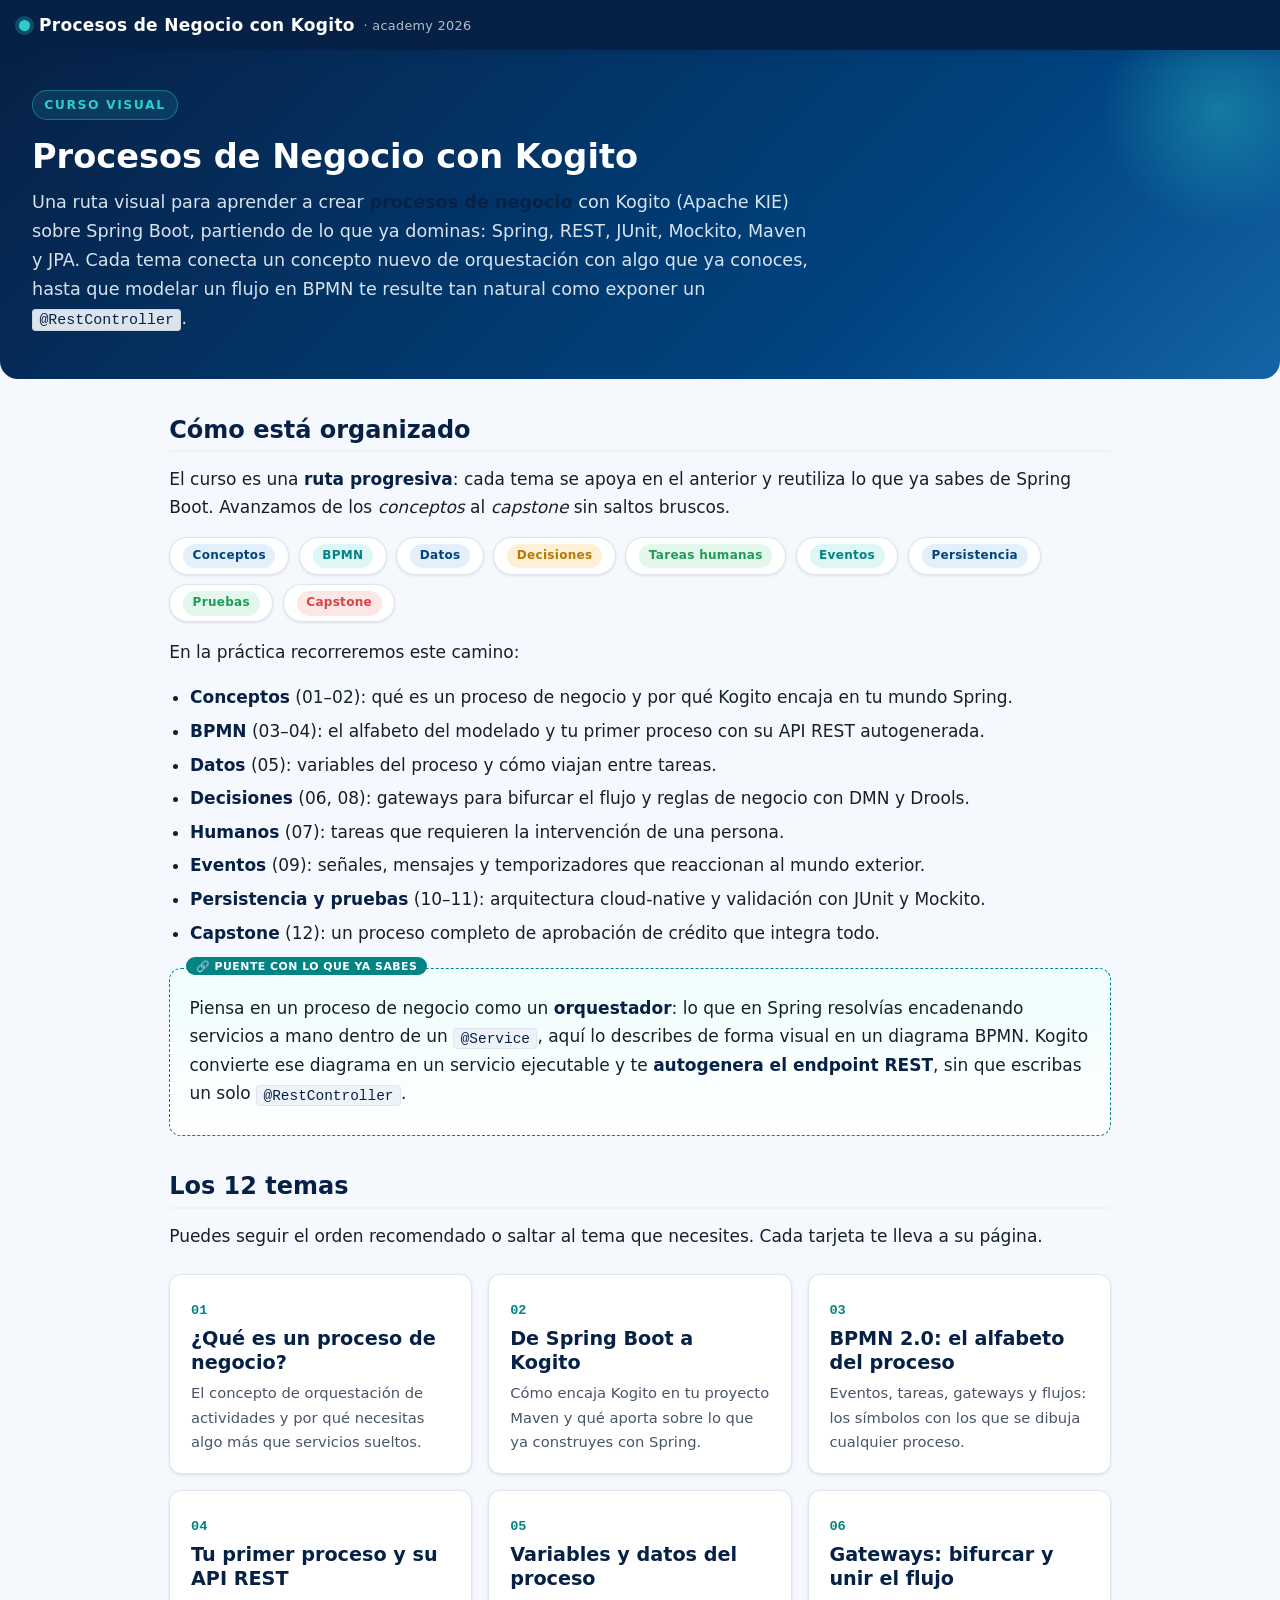
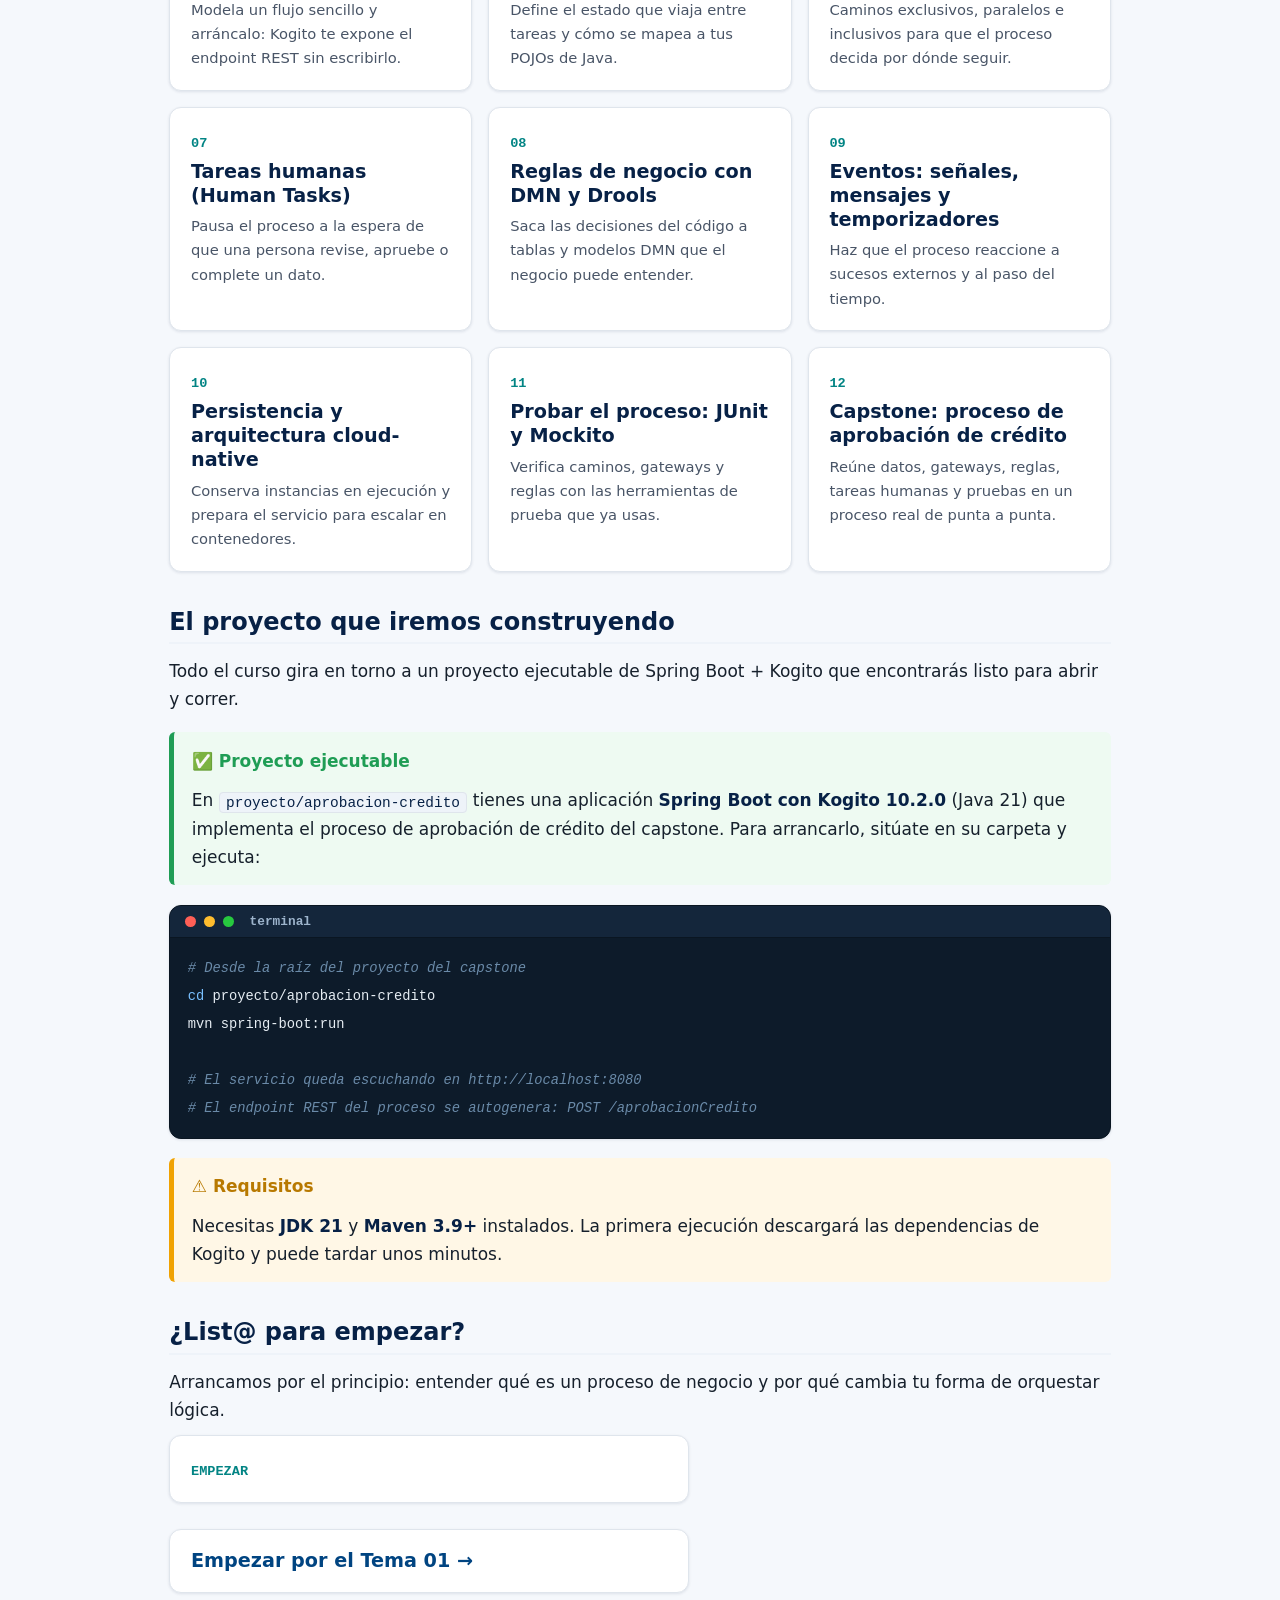
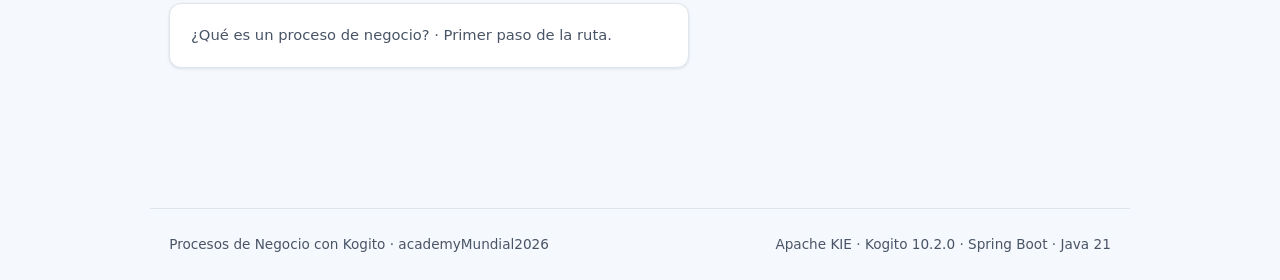
<file: kogito/index.html>
<!DOCTYPE html>
<html lang="es">
<head>
  <meta charset="UTF-8">
  <meta name="viewport" content="width=device-width, initial-scale=1.0">
  <title>Procesos de Negocio con Kogito — Curso visual</title>
  <link rel="stylesheet" href="assets/estilos.css">
</head>
<body>

  <!-- Barra superior (solo la marca en la portada) -->
  <nav class="barra">
    <span class="marca"><span class="punto"></span> Procesos de Negocio con Kogito <small class="oculta-movil">· academy 2026</small></span>
    <span class="crece"></span>
  </nav>

  <!-- Cabecera con degradado -->
  <header class="cabecera">
    <span class="etiqueta">Curso visual</span>
    <h1>Procesos de Negocio con Kogito</h1>
    <p class="bajada">Una ruta visual para aprender a crear <strong>procesos de negocio</strong> con
      Kogito (Apache KIE) sobre Spring Boot, partiendo de lo que ya dominas: Spring,
      REST, JUnit, Mockito, Maven y JPA. Cada tema conecta un concepto nuevo de
      orquestación con algo que ya conoces, hasta que modelar un flujo en BPMN te
      resulte tan natural como exponer un <code class="en-linea">@RestController</code>.</p>
  </header>

  <main class="envoltura">

    <section class="seccion">
      <h2>Cómo está organizado</h2>
      <p>El curso es una <strong>ruta progresiva</strong>: cada tema se apoya en el anterior y
        reutiliza lo que ya sabes de Spring Boot. Avanzamos de los <em>conceptos</em> al
        <em>capstone</em> sin saltos bruscos.</p>

      <div class="chips">
        <span class="chip"><span class="pildora azul">Conceptos</span></span>
        <span class="chip"><span class="pildora aqua">BPMN</span></span>
        <span class="chip"><span class="pildora azul">Datos</span></span>
        <span class="chip"><span class="pildora ambar">Decisiones</span></span>
        <span class="chip"><span class="pildora verde">Tareas humanas</span></span>
        <span class="chip"><span class="pildora aqua">Eventos</span></span>
        <span class="chip"><span class="pildora azul">Persistencia</span></span>
        <span class="chip"><span class="pildora verde">Pruebas</span></span>
        <span class="chip"><span class="pildora rojo">Capstone</span></span>
      </div>

      <p>En la práctica recorreremos este camino:</p>
      <ul>
        <li><strong>Conceptos</strong> (01–02): qué es un proceso de negocio y por qué Kogito encaja en tu mundo Spring.</li>
        <li><strong>BPMN</strong> (03–04): el alfabeto del modelado y tu primer proceso con su API REST autogenerada.</li>
        <li><strong>Datos</strong> (05): variables del proceso y cómo viajan entre tareas.</li>
        <li><strong>Decisiones</strong> (06, 08): gateways para bifurcar el flujo y reglas de negocio con DMN y Drools.</li>
        <li><strong>Humanos</strong> (07): tareas que requieren la intervención de una persona.</li>
        <li><strong>Eventos</strong> (09): señales, mensajes y temporizadores que reaccionan al mundo exterior.</li>
        <li><strong>Persistencia y pruebas</strong> (10–11): arquitectura cloud-native y validación con JUnit y Mockito.</li>
        <li><strong>Capstone</strong> (12): un proceso completo de aprobación de crédito que integra todo.</li>
      </ul>

      <div class="puente">
        <p>Piensa en un proceso de negocio como un <strong>orquestador</strong>: lo que en
          Spring resolvías encadenando servicios a mano dentro de un <code class="en-linea">@Service</code>,
          aquí lo describes de forma visual en un diagrama BPMN. Kogito convierte ese
          diagrama en un servicio ejecutable y te <strong>autogenera el endpoint REST</strong>,
          sin que escribas un solo <code class="en-linea">@RestController</code>.</p>
      </div>
    </section>

    <section class="seccion">
      <h2>Los 12 temas</h2>
      <p>Puedes seguir el orden recomendado o saltar al tema que necesites. Cada tarjeta te lleva a su página.</p>

      <div class="cuadricula-temas">

        <a class="tema" href="paginas/01-que-es-proceso-negocio.html">
          <span class="num">01</span>
          <h3>¿Qué es un proceso de negocio?</h3>
          <p>El concepto de orquestación de actividades y por qué necesitas algo más que servicios sueltos.</p>
        </a>

        <a class="tema" href="paginas/02-de-springboot-a-kogito.html">
          <span class="num">02</span>
          <h3>De Spring Boot a Kogito</h3>
          <p>Cómo encaja Kogito en tu proyecto Maven y qué aporta sobre lo que ya construyes con Spring.</p>
        </a>

        <a class="tema" href="paginas/03-bpmn-alfabeto.html">
          <span class="num">03</span>
          <h3>BPMN 2.0: el alfabeto del proceso</h3>
          <p>Eventos, tareas, gateways y flujos: los símbolos con los que se dibuja cualquier proceso.</p>
        </a>

        <a class="tema" href="paginas/04-primer-proceso-rest.html">
          <span class="num">04</span>
          <h3>Tu primer proceso y su API REST</h3>
          <p>Modela un flujo sencillo y arráncalo: Kogito te expone el endpoint REST sin escribirlo.</p>
        </a>

        <a class="tema" href="paginas/05-variables-datos.html">
          <span class="num">05</span>
          <h3>Variables y datos del proceso</h3>
          <p>Define el estado que viaja entre tareas y cómo se mapea a tus POJOs de Java.</p>
        </a>

        <a class="tema" href="paginas/06-gateways-decisiones.html">
          <span class="num">06</span>
          <h3>Gateways: bifurcar y unir el flujo</h3>
          <p>Caminos exclusivos, paralelos e inclusivos para que el proceso decida por dónde seguir.</p>
        </a>

        <a class="tema" href="paginas/07-tareas-humanas.html">
          <span class="num">07</span>
          <h3>Tareas humanas (Human Tasks)</h3>
          <p>Pausa el proceso a la espera de que una persona revise, apruebe o complete un dato.</p>
        </a>

        <a class="tema" href="paginas/08-reglas-drools-dmn.html">
          <span class="num">08</span>
          <h3>Reglas de negocio con DMN y Drools</h3>
          <p>Saca las decisiones del código a tablas y modelos DMN que el negocio puede entender.</p>
        </a>

        <a class="tema" href="paginas/09-eventos-senales-timers.html">
          <span class="num">09</span>
          <h3>Eventos: señales, mensajes y temporizadores</h3>
          <p>Haz que el proceso reaccione a sucesos externos y al paso del tiempo.</p>
        </a>

        <a class="tema" href="paginas/10-persistencia-cloud-native.html">
          <span class="num">10</span>
          <h3>Persistencia y arquitectura cloud-native</h3>
          <p>Conserva instancias en ejecución y prepara el servicio para escalar en contenedores.</p>
        </a>

        <a class="tema" href="paginas/11-testing-proceso.html">
          <span class="num">11</span>
          <h3>Probar el proceso: JUnit y Mockito</h3>
          <p>Verifica caminos, gateways y reglas con las herramientas de prueba que ya usas.</p>
        </a>

        <a class="tema" href="paginas/12-capstone-aprobacion-credito.html">
          <span class="num">12</span>
          <h3>Capstone: proceso de aprobación de crédito</h3>
          <p>Reúne datos, gateways, reglas, tareas humanas y pruebas en un proceso real de punta a punta.</p>
        </a>

      </div>
    </section>

    <section class="seccion">
      <h2>El proyecto que iremos construyendo</h2>
      <p>Todo el curso gira en torno a un proyecto ejecutable de Spring Boot + Kogito que
        encontrarás listo para abrir y correr.</p>

      <div class="aviso tip">
        <div class="titulo">✅ Proyecto ejecutable</div>
        <p>En <code class="en-linea">proyecto/aprobacion-credito</code> tienes una aplicación
          <strong>Spring Boot con Kogito 10.2.0</strong> (Java 21) que implementa el proceso de
          aprobación de crédito del capstone. Para arrancarlo, sitúate en su carpeta y ejecuta:</p>
      </div>

      <div class="codigo">
        <div class="barra-cod"><span class="sem r"></span><span class="sem a"></span><span class="sem v"></span><span class="arch">terminal</span></div>
<pre><code><span class="cmt"># Desde la raíz del proyecto del capstone</span>
<span class="kw">cd</span> proyecto/aprobacion-credito
mvn spring-boot:run

<span class="cmt"># El servicio queda escuchando en http://localhost:8080</span>
<span class="cmt"># El endpoint REST del proceso se autogenera: POST /aprobacionCredito</span></code></pre>
      </div>

      <div class="aviso ojo">
        <div class="titulo">⚠️ Requisitos</div>
        <p>Necesitas <strong>JDK 21</strong> y <strong>Maven 3.9+</strong> instalados. La primera
          ejecución descargará las dependencias de Kogito y puede tardar unos minutos.</p>
      </div>
    </section>

    <section class="seccion">
      <h2>¿List@ para empezar?</h2>
      <p>Arrancamos por el principio: entender qué es un proceso de negocio y por qué cambia tu forma de orquestar lógica.</p>
      <p>
        <a class="tema" href="paginas/01-que-es-proceso-negocio.html" style="max-width:520px">
          <span class="num">EMPEZAR</span>
          <h3>Empezar por el Tema 01 →</h3>
          <p>¿Qué es un proceso de negocio? · Primer paso de la ruta.</p>
        </a>
      </p>
    </section>

  </main>

  <footer class="pie-pagina">
    <span>Procesos de Negocio con Kogito · academyMundial2026</span>
    <span>Apache KIE · Kogito 10.2.0 · Spring Boot · Java 21</span>
  </footer>

</body>
</html>
</file>
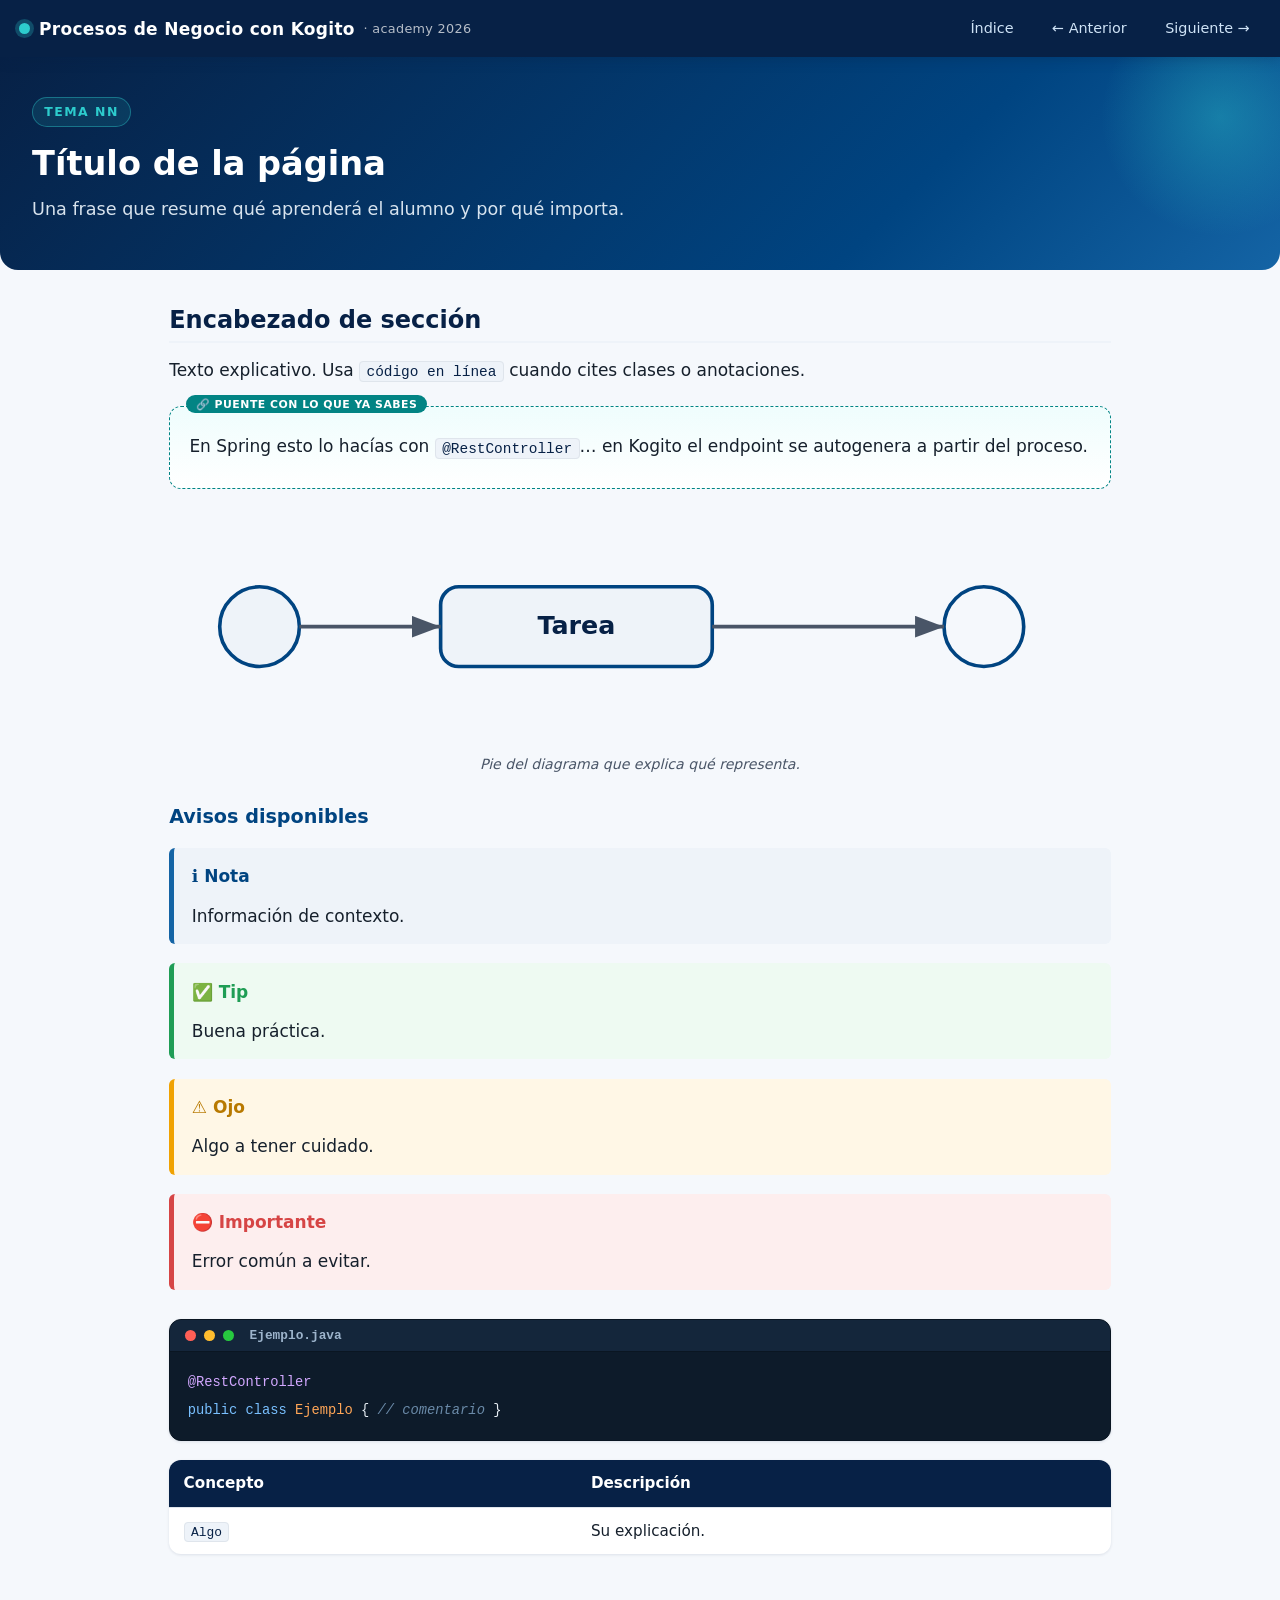
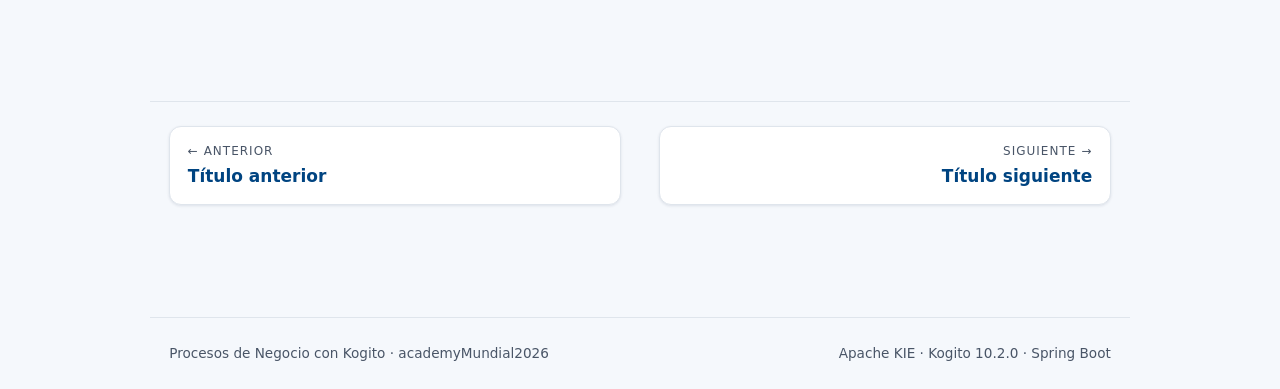
<file: kogito/assets/_plantilla.html>
<!DOCTYPE html>
<!-- ============================================================
     PLANTILLA CANÓNICA — copia esta estructura EXACTA para cada página.
     Reglas:
       · Idioma: español. Tono didáctico, cercano, para alumnos que vienen de Spring.
       · Enlaza SIEMPRE ../assets/estilos.css (las páginas viven en /paginas).
       · Usa las clases del sistema de diseño; NO inventes estilos inline salvo en SVG.
       · NUNCA menciones IA, asistentes ni herramientas de generación.
       · Cada página termina con .nav-serie (anterior/siguiente) y .pie-pagina.
       · Los diagramas son SVG EN LÍNEA (no <img>), usando las clases svg-* y el marcador #flecha.
     ============================================================ -->
<html lang="es">
<head>
  <meta charset="UTF-8">
  <meta name="viewport" content="width=device-width, initial-scale=1.0">
  <title>NN · Título de la página — Procesos de Negocio con Kogito</title>
  <link rel="stylesheet" href="../assets/estilos.css">
</head>
<body>

  <!-- Barra superior (idéntica en todas las páginas) -->
  <nav class="barra">
    <span class="marca"><span class="punto"></span> Procesos de Negocio con Kogito <small class="oculta-movil">· academy 2026</small></span>
    <span class="crece"></span>
    <a href="../index.html">Índice</a>
    <a href="ANTERIOR.html" class="oculta-movil">← Anterior</a>
    <a href="SIGUIENTE.html">Siguiente →</a>
  </nav>

  <!-- Cabecera con degradado -->
  <header class="cabecera">
    <span class="etiqueta">Tema NN</span>
    <h1>Título de la página</h1>
    <p class="bajada">Una frase que resume qué aprenderá el alumno y por qué importa.</p>
  </header>

  <main class="envoltura">

    <section class="seccion">
      <h2>Encabezado de sección</h2>
      <p>Texto explicativo. Usa <code class="en-linea">código en línea</code> cuando cites clases o anotaciones.</p>

      <!-- Puente con lo que ya saben (úsalo al menos una vez por página cuando aplique) -->
      <div class="puente">
        <p>En Spring esto lo hacías con <code class="en-linea">@RestController</code>… en Kogito el endpoint se autogenera a partir del proceso.</p>
      </div>
    </section>

    <!-- Ejemplo de diagrama SVG en línea con marcador de flecha reutilizable -->
    <figure class="diagrama">
      <svg viewBox="0 0 520 120" role="img" aria-label="Descripción accesible del diagrama">
        <defs>
          <marker id="flecha" markerWidth="10" markerHeight="10" refX="8" refY="3" orient="auto" markerUnits="strokeWidth">
            <path d="M0,0 L8,3 L0,6 Z" fill="#495567"></path>
          </marker>
        </defs>
        <circle cx="50" cy="60" r="22" class="svg-borde svg-relleno"></circle>
        <rect x="150" y="38" width="150" height="44" rx="10" class="svg-borde svg-relleno"></rect>
        <text x="225" y="64" text-anchor="middle" class="svg-texto-b">Tarea</text>
        <circle cx="450" cy="60" r="22" class="svg-borde" fill="#eefaf2" stroke="#1f9d55"></circle>
        <line x1="72" y1="60" x2="150" y2="60" class="svg-flecha"></line>
        <line x1="300" y1="60" x2="428" y2="60" class="svg-flecha"></line>
      </svg>
      <figcaption>Pie del diagrama que explica qué representa.</figcaption>
    </figure>

    <section class="seccion">
      <h3>Avisos disponibles</h3>
      <div class="aviso"><div class="titulo">ℹ️ Nota</div><p>Información de contexto.</p></div>
      <div class="aviso tip"><div class="titulo">✅ Tip</div><p>Buena práctica.</p></div>
      <div class="aviso ojo"><div class="titulo">⚠️ Ojo</div><p>Algo a tener cuidado.</p></div>
      <div class="aviso alto"><div class="titulo">⛔ Importante</div><p>Error común a evitar.</p></div>
    </section>

    <!-- Ejemplo de bloque de código -->
    <div class="codigo">
      <div class="barra-cod"><span class="sem r"></span><span class="sem a"></span><span class="sem v"></span><span class="arch">Ejemplo.java</span></div>
      <pre><code><span class="anot">@RestController</span>
<span class="kw">public class</span> <span class="typ">Ejemplo</span> { <span class="cmt">// comentario</span> }</code></pre>
    </div>

    <!-- Ejemplo de tabla -->
    <table class="tabla">
      <thead><tr><th>Concepto</th><th>Descripción</th></tr></thead>
      <tbody>
        <tr><td><code>Algo</code></td><td>Su explicación.</td></tr>
      </tbody>
    </table>

  </main>

  <!-- Navegación de la serie -->
  <nav class="nav-serie envoltura">
    <a href="ANTERIOR.html"><div class="dir">← Anterior</div><div class="tit">Título anterior</div></a>
    <a href="SIGUIENTE.html" class="sig"><div class="dir">Siguiente →</div><div class="tit">Título siguiente</div></a>
  </nav>

  <footer class="pie-pagina">
    <span>Procesos de Negocio con Kogito · academyMundial2026</span>
    <span>Apache KIE · Kogito 10.2.0 · Spring Boot</span>
  </footer>

</body>
</html>
</file>
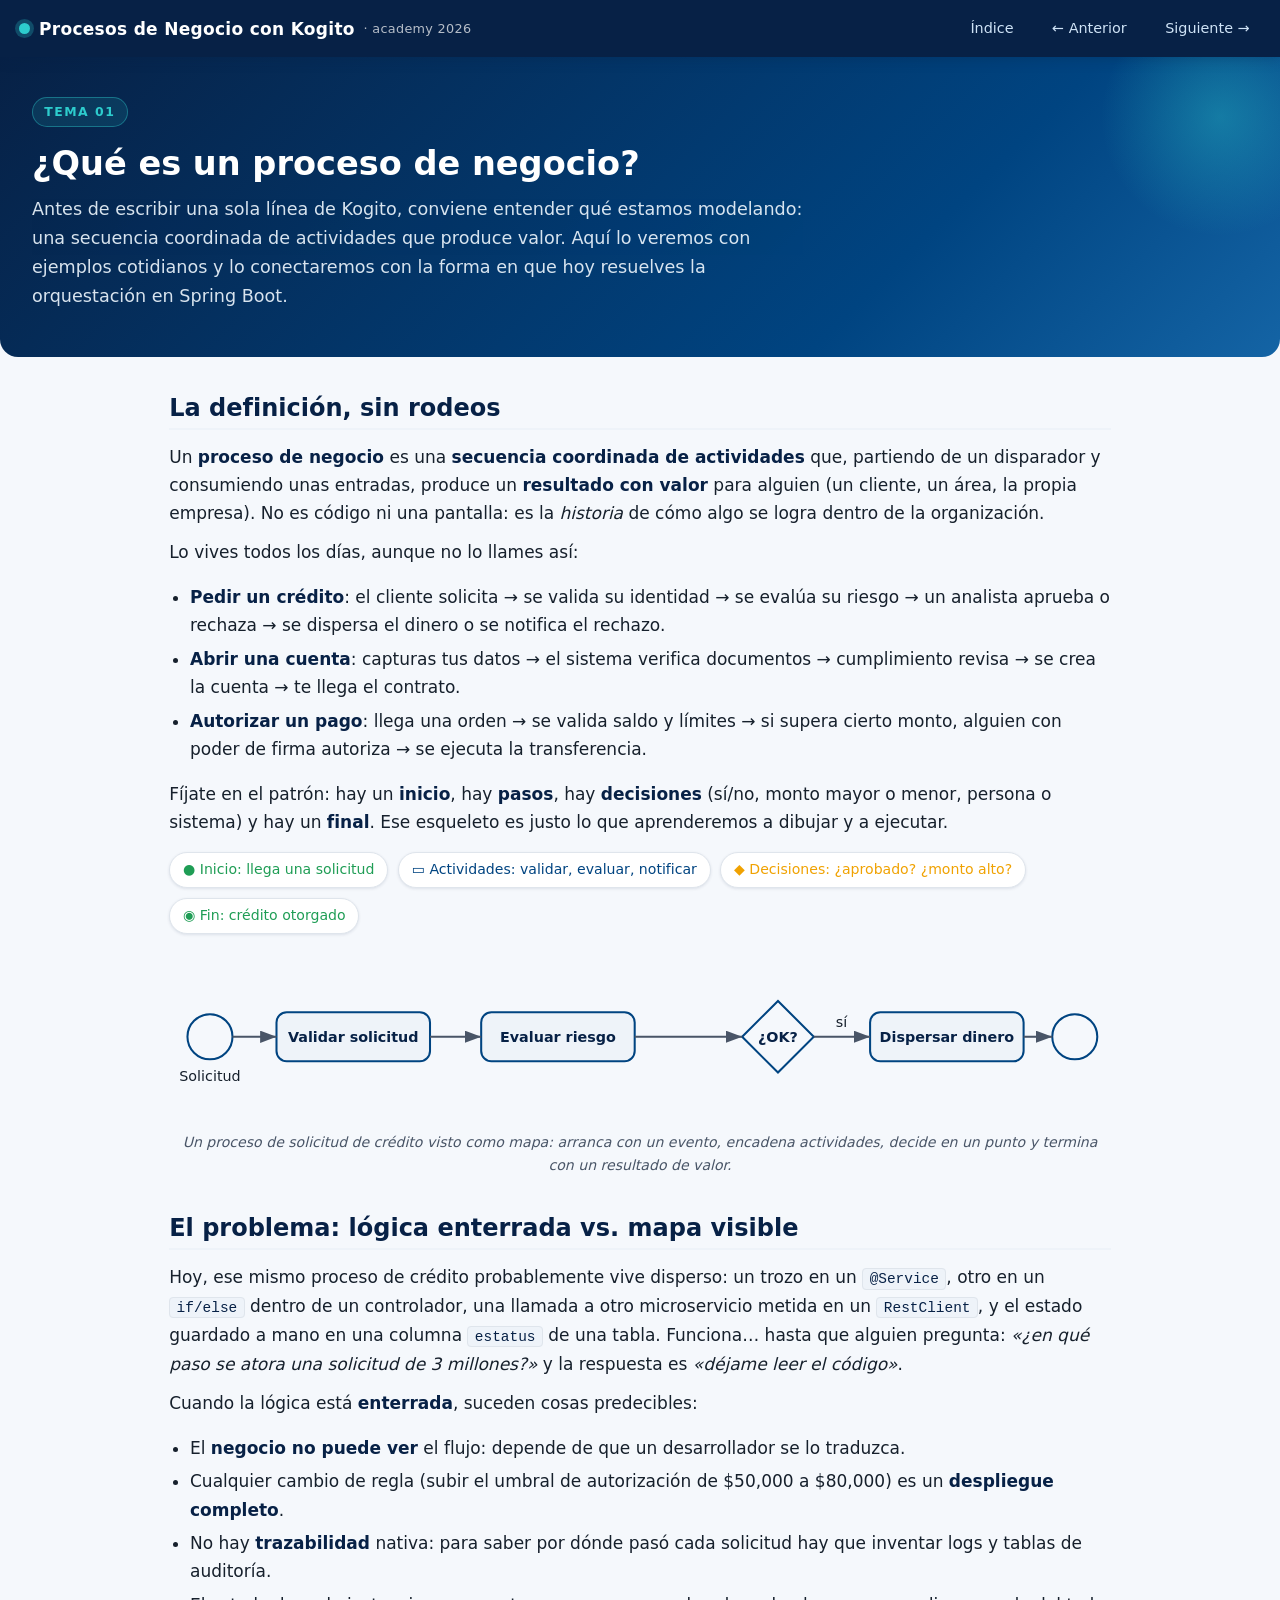
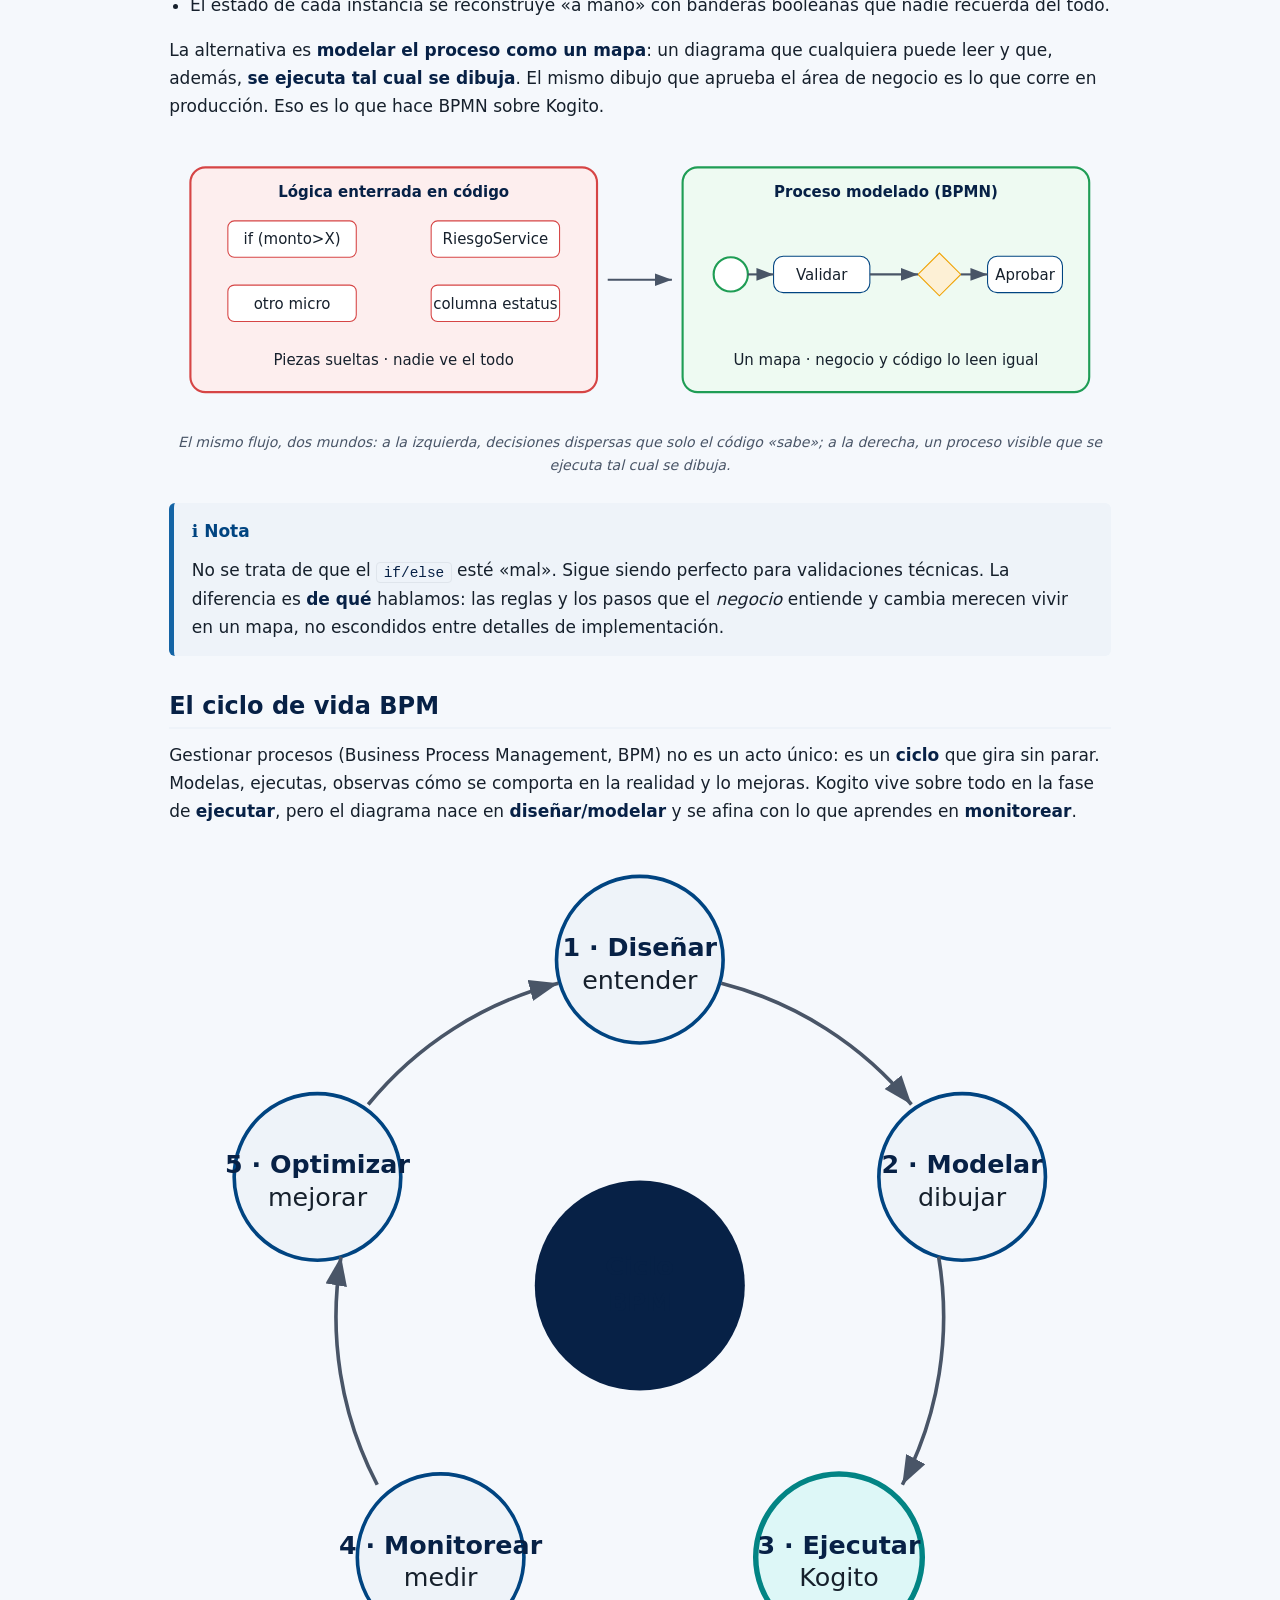
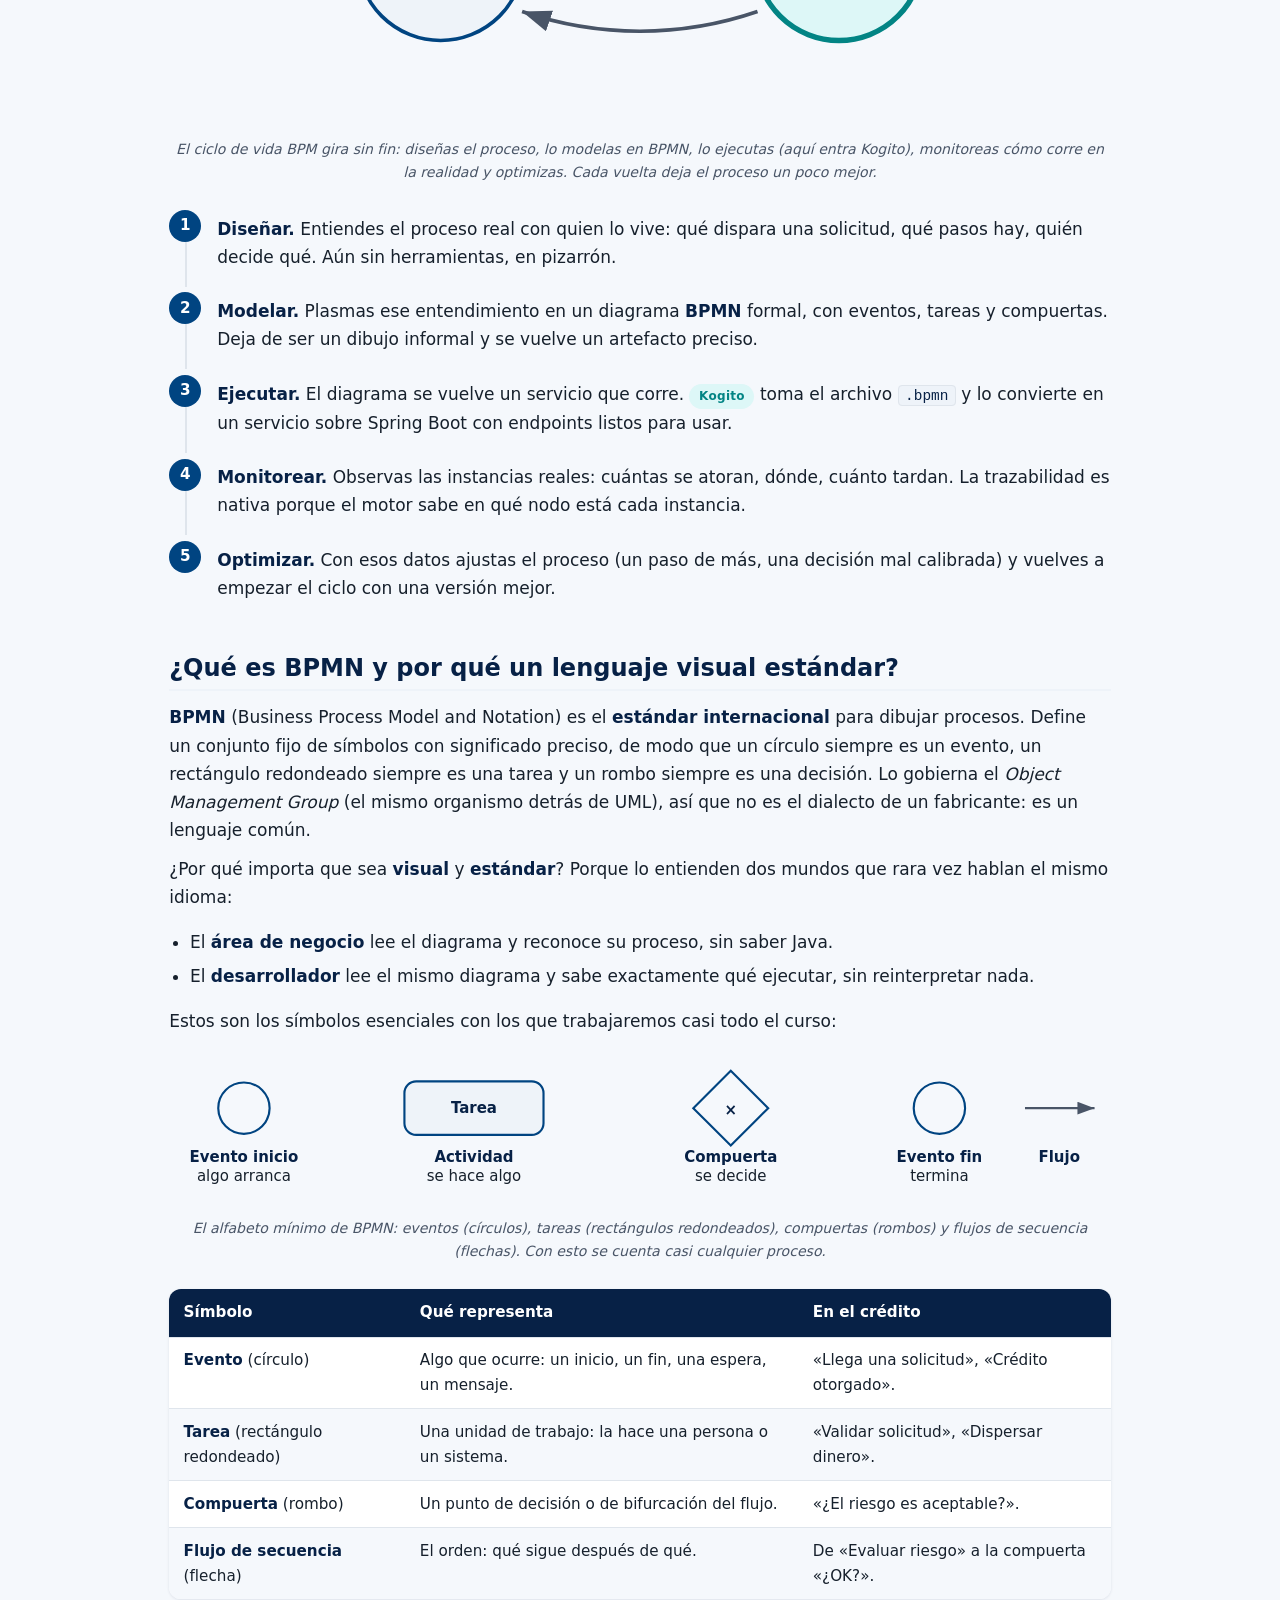
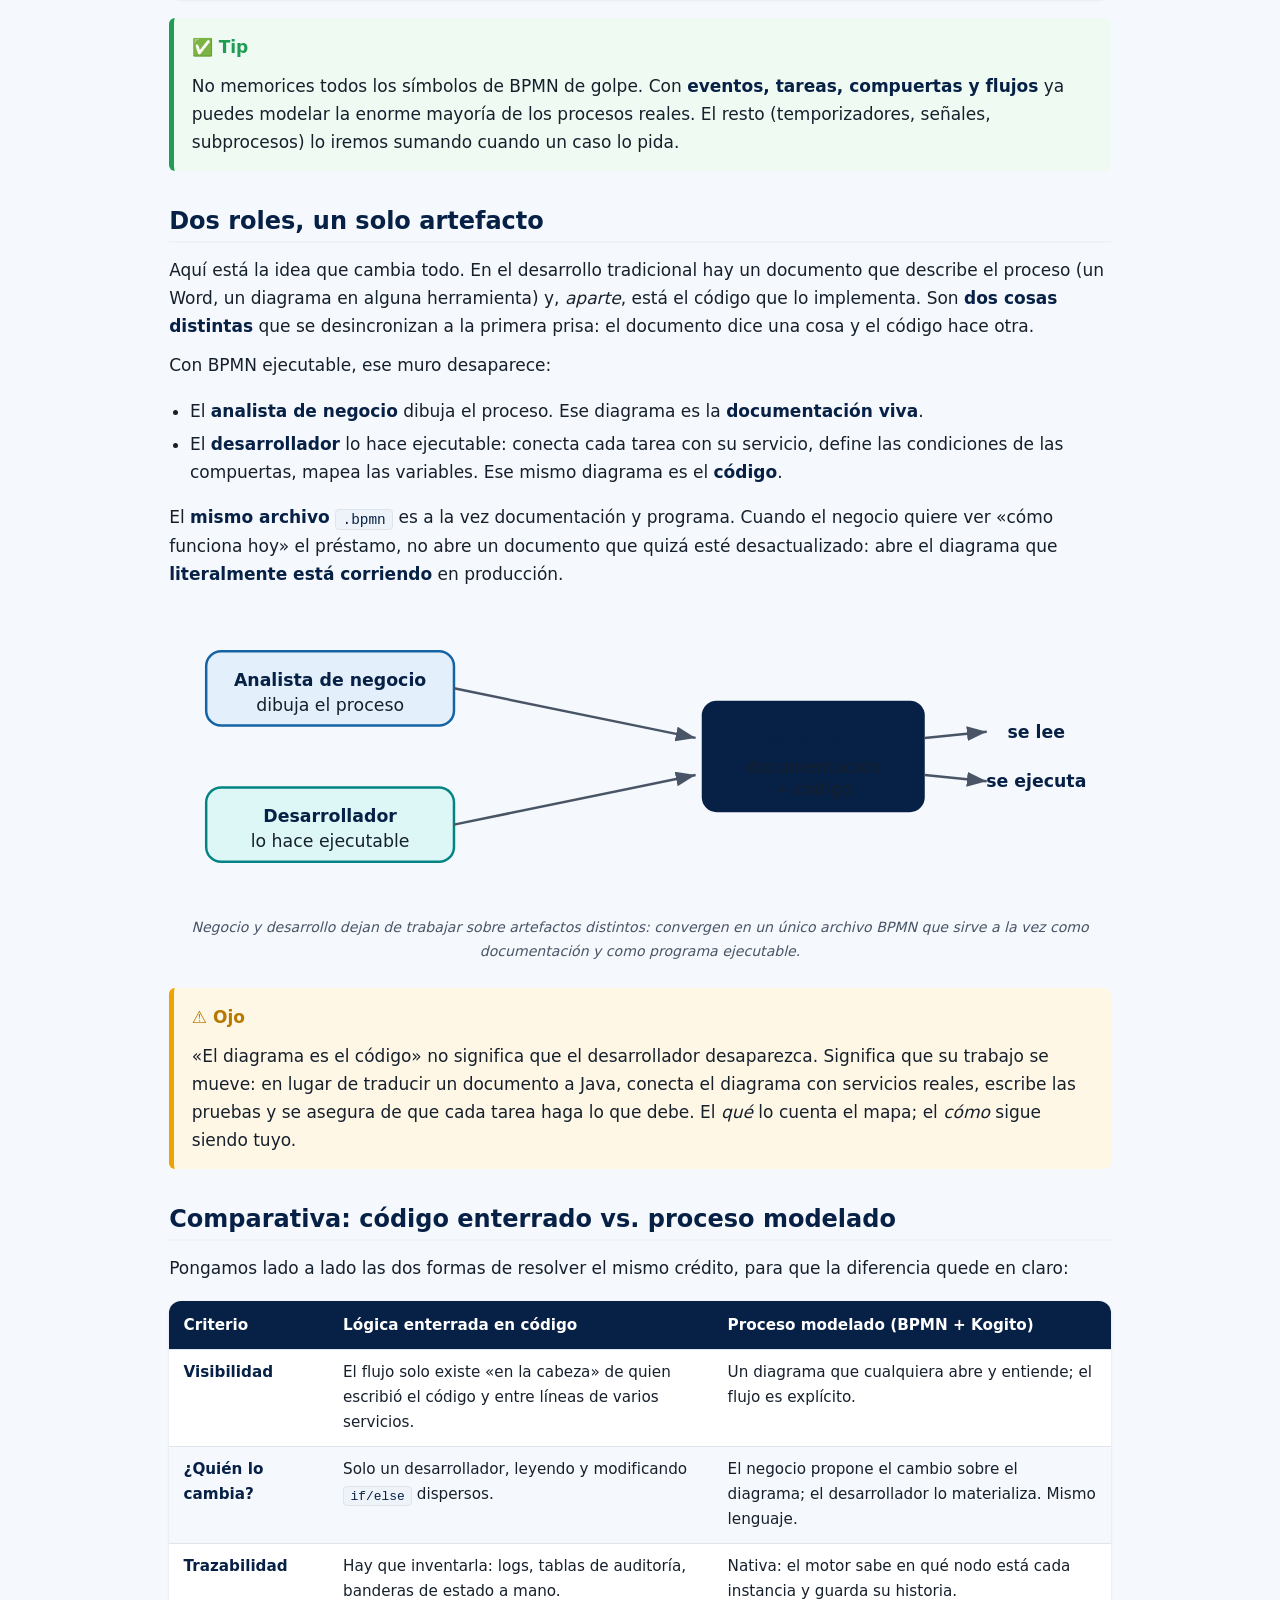
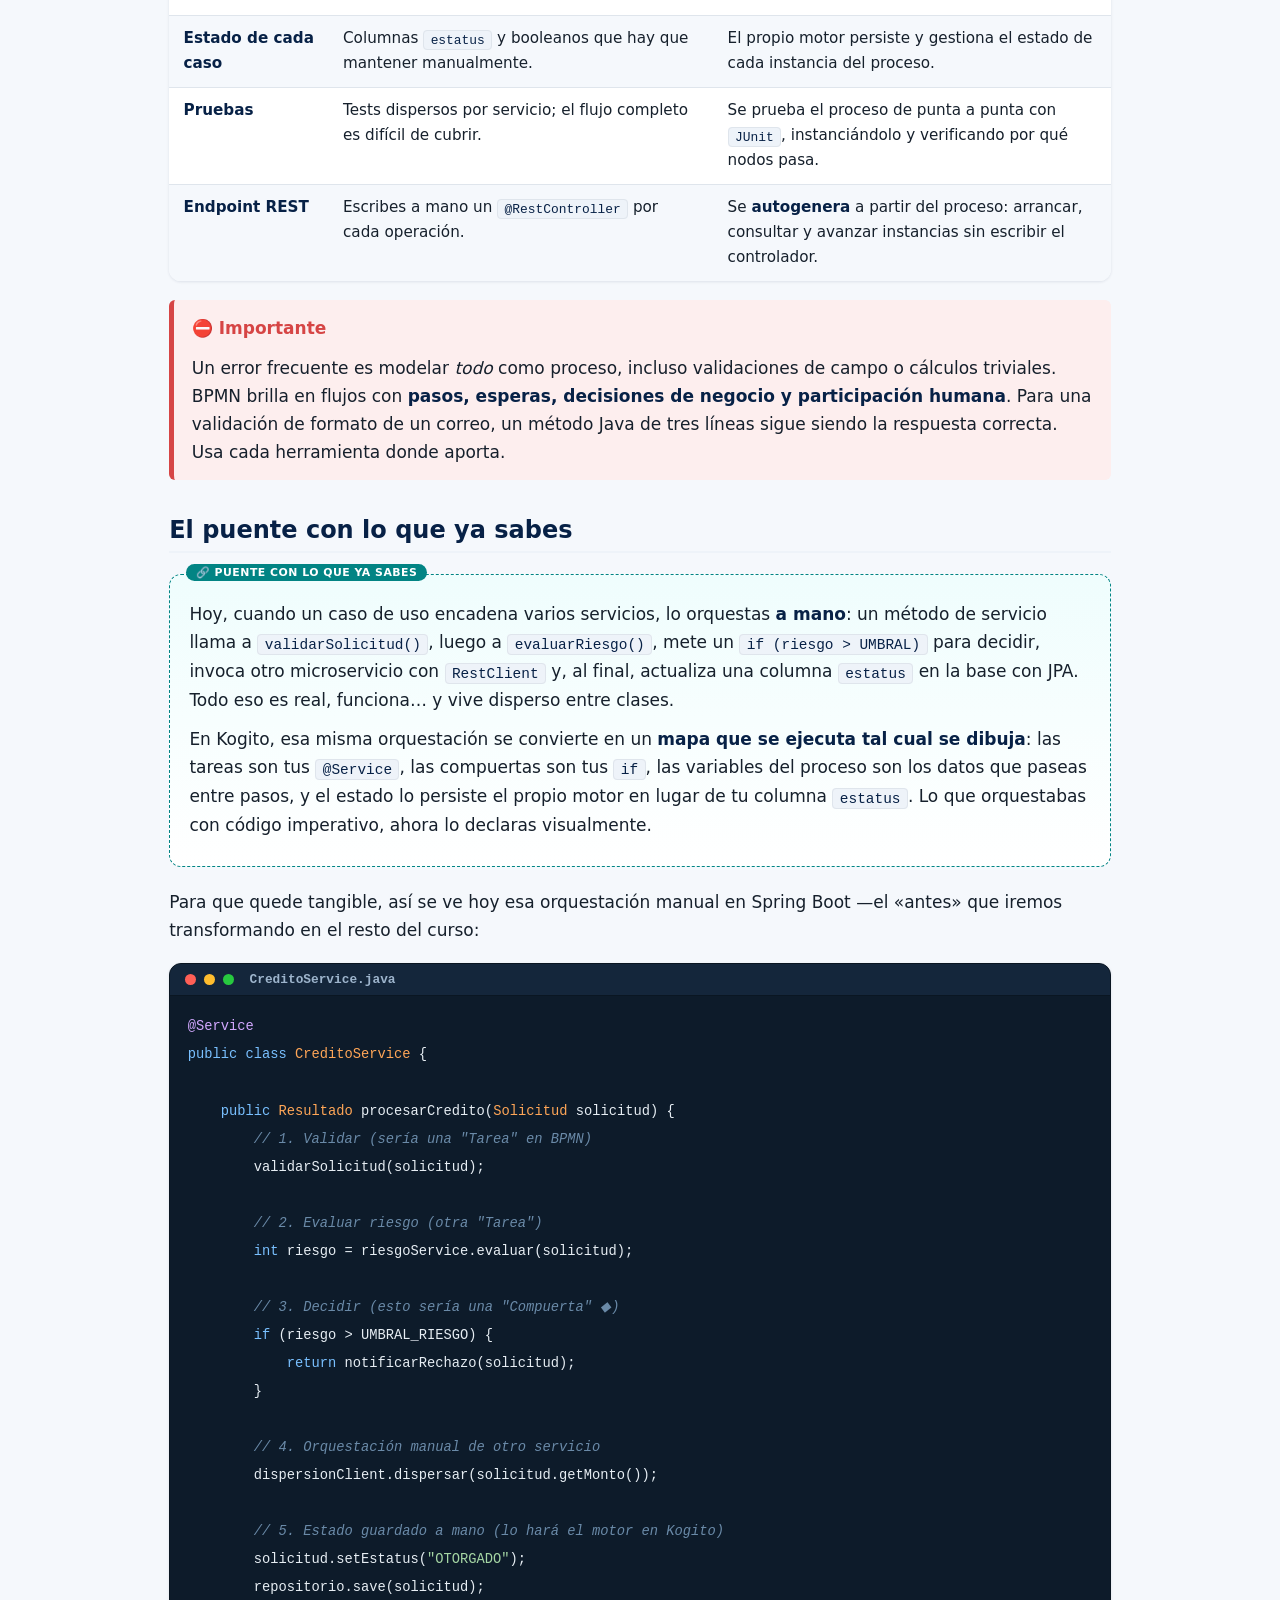
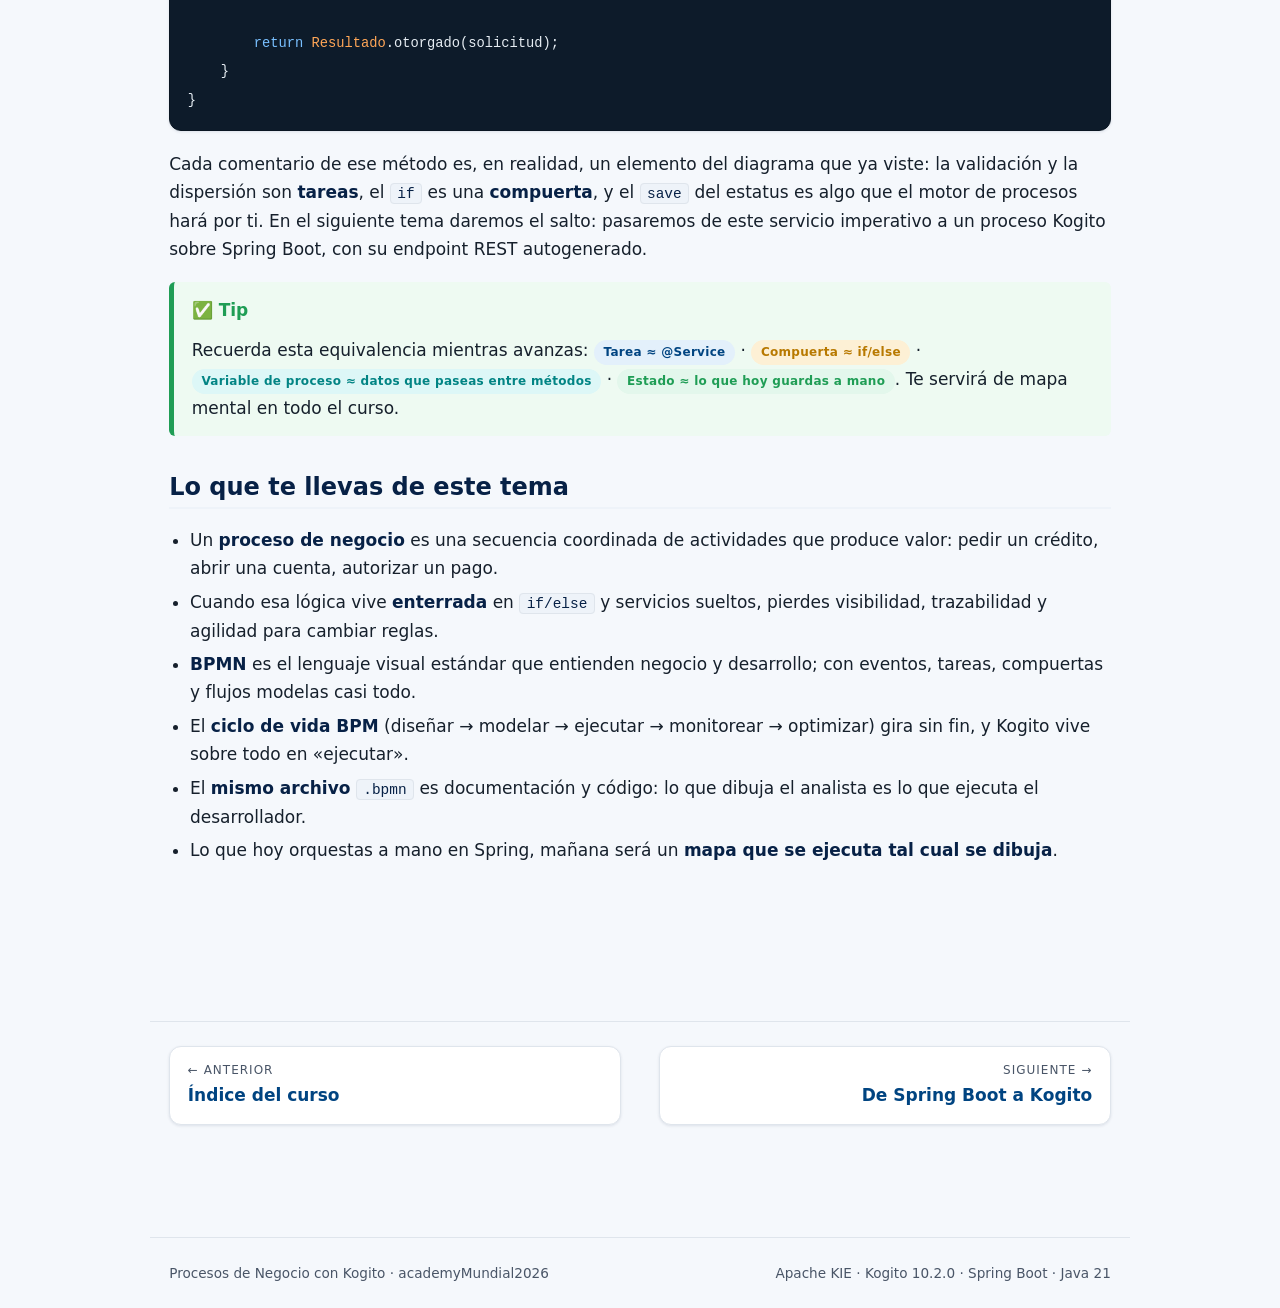
<file: kogito/paginas/01-que-es-proceso-negocio.html>
<!DOCTYPE html>
<html lang="es">
<head>
  <meta charset="UTF-8">
  <meta name="viewport" content="width=device-width, initial-scale=1.0">
  <title>Tema 01 · ¿Qué es un proceso de negocio? — Procesos de Negocio con Kogito</title>
  <link rel="stylesheet" href="../assets/estilos.css">
</head>
<body>

  <!-- Barra superior (idéntica en todas las páginas) -->
  <nav class="barra">
    <span class="marca"><span class="punto"></span> Procesos de Negocio con Kogito <small class="oculta-movil">· academy 2026</small></span>
    <span class="crece"></span>
    <a href="../index.html">Índice</a>
    <a href="../index.html" class="oculta-movil">← Anterior</a>
    <a href="02-de-springboot-a-kogito.html">Siguiente →</a>
  </nav>

  <!-- Cabecera con degradado -->
  <header class="cabecera">
    <span class="etiqueta">Tema 01</span>
    <h1>¿Qué es un proceso de negocio?</h1>
    <p class="bajada">Antes de escribir una sola línea de Kogito, conviene entender qué estamos modelando: una secuencia coordinada de actividades que produce valor. Aquí lo veremos con ejemplos cotidianos y lo conectaremos con la forma en que hoy resuelves la orquestación en Spring Boot.</p>
  </header>

  <main class="envoltura">

    <section class="seccion">
      <h2>La definición, sin rodeos</h2>
      <p>Un <strong>proceso de negocio</strong> es una <strong>secuencia coordinada de actividades</strong> que, partiendo de un disparador y consumiendo unas entradas, produce un <strong>resultado con valor</strong> para alguien (un cliente, un área, la propia empresa). No es código ni una pantalla: es la <em>historia</em> de cómo algo se logra dentro de la organización.</p>

      <p>Lo vives todos los días, aunque no lo llames así:</p>
      <ul>
        <li><strong>Pedir un crédito</strong>: el cliente solicita → se valida su identidad → se evalúa su riesgo → un analista aprueba o rechaza → se dispersa el dinero o se notifica el rechazo.</li>
        <li><strong>Abrir una cuenta</strong>: capturas tus datos → el sistema verifica documentos → cumplimiento revisa → se crea la cuenta → te llega el contrato.</li>
        <li><strong>Autorizar un pago</strong>: llega una orden → se valida saldo y límites → si supera cierto monto, alguien con poder de firma autoriza → se ejecuta la transferencia.</li>
      </ul>

      <p>Fíjate en el patrón: hay un <strong>inicio</strong>, hay <strong>pasos</strong>, hay <strong>decisiones</strong> (sí/no, monto mayor o menor, persona o sistema) y hay un <strong>final</strong>. Ese esqueleto es justo lo que aprenderemos a dibujar y a ejecutar.</p>

      <div class="chips">
        <span class="chip bpmn-evento">● Inicio: llega una solicitud</span>
        <span class="chip bpmn-tarea">▭ Actividades: validar, evaluar, notificar</span>
        <span class="chip bpmn-gateway">◆ Decisiones: ¿aprobado? ¿monto alto?</span>
        <span class="chip bpmn-evento">◉ Fin: crédito otorgado</span>
      </div>

      <!-- Diagrama 1: proceso lineal de ejemplo (crédito) -->
      <figure class="diagrama">
        <svg viewBox="0 0 920 150" role="img" aria-label="Proceso de solicitud de crédito: inicio, validar solicitud, evaluar riesgo, decisión aprobado, fin">
          <defs>
            <marker id="flecha" markerWidth="10" markerHeight="10" refX="8" refY="3" orient="auto" markerUnits="strokeWidth">
              <path d="M0,0 L8,3 L0,6 Z" fill="#495567"></path>
            </marker>
          </defs>

          <!-- Evento inicio -->
          <circle cx="40" cy="75" r="22" class="svg-borde" fill="#eefaf2" stroke="#1f9d55"></circle>
          <text x="40" y="118" text-anchor="middle" class="svg-texto">Solicitud</text>

          <!-- Tarea 1 -->
          <rect x="105" y="51" width="150" height="48" rx="10" class="svg-borde svg-relleno"></rect>
          <text x="180" y="80" text-anchor="middle" class="svg-texto-b">Validar solicitud</text>

          <!-- Tarea 2 -->
          <rect x="305" y="51" width="150" height="48" rx="10" class="svg-borde svg-relleno"></rect>
          <text x="380" y="80" text-anchor="middle" class="svg-texto-b">Evaluar riesgo</text>

          <!-- Gateway decisión -->
          <polygon points="560,75 595,40 630,75 595,110" class="svg-borde" fill="#fdf0d5" stroke="#f0a202"></polygon>
          <text x="595" y="80" text-anchor="middle" class="svg-texto-b">¿OK?</text>

          <!-- Tarea 3 -->
          <rect x="685" y="51" width="150" height="48" rx="10" class="svg-borde svg-relleno"></rect>
          <text x="760" y="80" text-anchor="middle" class="svg-texto-b">Dispersar dinero</text>

          <!-- Evento fin -->
          <circle cx="885" cy="75" r="22" class="svg-borde" fill="#fdeeee" stroke="#d64545" stroke-width="3"></circle>

          <!-- Flujos -->
          <line x1="62" y1="75" x2="105" y2="75" class="svg-flecha"></line>
          <line x1="255" y1="75" x2="305" y2="75" class="svg-flecha"></line>
          <line x1="455" y1="75" x2="560" y2="75" class="svg-flecha"></line>
          <line x1="630" y1="75" x2="685" y2="75" class="svg-flecha"></line>
          <text x="657" y="65" text-anchor="middle" class="svg-texto" fill="#1f9d55">sí</text>
          <line x1="835" y1="75" x2="863" y2="75" class="svg-flecha"></line>
        </svg>
        <figcaption>Un proceso de solicitud de crédito visto como mapa: arranca con un evento, encadena actividades, decide en un punto y termina con un resultado de valor.</figcaption>
      </figure>
    </section>

    <section class="seccion">
      <h2>El problema: lógica enterrada vs. mapa visible</h2>
      <p>Hoy, ese mismo proceso de crédito probablemente vive disperso: un trozo en un <code class="en-linea">@Service</code>, otro en un <code class="en-linea">if/else</code> dentro de un controlador, una llamada a otro microservicio metida en un <code class="en-linea">RestClient</code>, y el estado guardado a mano en una columna <code class="en-linea">estatus</code> de una tabla. Funciona… hasta que alguien pregunta: <em>«¿en qué paso se atora una solicitud de 3 millones?»</em> y la respuesta es <em>«déjame leer el código»</em>.</p>

      <p>Cuando la lógica está <strong>enterrada</strong>, suceden cosas predecibles:</p>
      <ul>
        <li>El <strong>negocio no puede ver</strong> el flujo: depende de que un desarrollador se lo traduzca.</li>
        <li>Cualquier cambio de regla (subir el umbral de autorización de $50,000 a $80,000) es un <strong>despliegue completo</strong>.</li>
        <li>No hay <strong>trazabilidad</strong> nativa: para saber por dónde pasó cada solicitud hay que inventar logs y tablas de auditoría.</li>
        <li>El estado de cada instancia se reconstruye «a mano» con banderas booleanas que nadie recuerda del todo.</li>
      </ul>

      <p>La alternativa es <strong>modelar el proceso como un mapa</strong>: un diagrama que cualquiera puede leer y que, además, <strong>se ejecuta tal cual se dibuja</strong>. El mismo dibujo que aprueba el área de negocio es lo que corre en producción. Eso es lo que hace BPMN sobre Kogito.</p>

      <!-- Diagrama 2: contraste enterrado vs modelado -->
      <figure class="diagrama">
        <svg viewBox="0 0 880 250" role="img" aria-label="Comparación entre lógica enterrada en código y proceso modelado como mapa">
          <defs>
            <marker id="flecha" markerWidth="10" markerHeight="10" refX="8" refY="3" orient="auto" markerUnits="strokeWidth">
              <path d="M0,0 L8,3 L0,6 Z" fill="#495567"></path>
            </marker>
          </defs>

          <!-- Panel izquierdo: enterrado -->
          <rect x="20" y="20" width="380" height="210" rx="14" fill="#fdeeee" stroke="#d64545" stroke-width="2"></rect>
          <text x="210" y="48" text-anchor="middle" class="svg-texto-b" fill="#d64545">Lógica enterrada en código</text>

          <rect x="55" y="70" width="120" height="34" rx="6" fill="#ffffff" stroke="#d64545"></rect>
          <text x="115" y="92" text-anchor="middle" class="svg-texto">if (monto&gt;X)</text>
          <rect x="245" y="70" width="120" height="34" rx="6" fill="#ffffff" stroke="#d64545"></rect>
          <text x="305" y="92" text-anchor="middle" class="svg-texto">RiesgoService</text>
          <rect x="55" y="130" width="120" height="34" rx="6" fill="#ffffff" stroke="#d64545"></rect>
          <text x="115" y="152" text-anchor="middle" class="svg-texto">otro micro</text>
          <rect x="245" y="130" width="120" height="34" rx="6" fill="#ffffff" stroke="#d64545"></rect>
          <text x="305" y="152" text-anchor="middle" class="svg-texto">columna estatus</text>
          <text x="210" y="205" text-anchor="middle" class="svg-texto" fill="#d64545">Piezas sueltas · nadie ve el todo</text>

          <!-- Flecha de transformación -->
          <line x1="410" y1="125" x2="470" y2="125" class="svg-flecha"></line>

          <!-- Panel derecho: modelado -->
          <rect x="480" y="20" width="380" height="210" rx="14" fill="#eefaf2" stroke="#1f9d55" stroke-width="2"></rect>
          <text x="670" y="48" text-anchor="middle" class="svg-texto-b" fill="#1f9d55">Proceso modelado (BPMN)</text>

          <circle cx="525" cy="120" r="16" fill="#ffffff" stroke="#1f9d55" stroke-width="2"></circle>
          <rect x="565" y="103" width="90" height="34" rx="9" fill="#ffffff" stroke="#004481"></rect>
          <text x="610" y="125" text-anchor="middle" class="svg-texto">Validar</text>
          <polygon points="700,120 720,100 740,120 720,140" fill="#fdf0d5" stroke="#f0a202"></polygon>
          <rect x="765" y="103" width="70" height="34" rx="9" fill="#ffffff" stroke="#004481"></rect>
          <text x="800" y="125" text-anchor="middle" class="svg-texto">Aprobar</text>

          <line x1="541" y1="120" x2="565" y2="120" class="svg-flecha"></line>
          <line x1="655" y1="120" x2="700" y2="120" class="svg-flecha"></line>
          <line x1="740" y1="120" x2="765" y2="120" class="svg-flecha"></line>
          <text x="670" y="205" text-anchor="middle" class="svg-texto" fill="#1f9d55">Un mapa · negocio y código lo leen igual</text>
        </svg>
        <figcaption>El mismo flujo, dos mundos: a la izquierda, decisiones dispersas que solo el código «sabe»; a la derecha, un proceso visible que se ejecuta tal cual se dibuja.</figcaption>
      </figure>

      <div class="aviso">
        <div class="titulo">ℹ️ Nota</div>
        <p>No se trata de que el <code class="en-linea">if/else</code> esté «mal». Sigue siendo perfecto para validaciones técnicas. La diferencia es <strong>de qué</strong> hablamos: las reglas y los pasos que el <em>negocio</em> entiende y cambia merecen vivir en un mapa, no escondidos entre detalles de implementación.</p>
      </div>
    </section>

    <section class="seccion">
      <h2>El ciclo de vida BPM</h2>
      <p>Gestionar procesos (Business Process Management, BPM) no es un acto único: es un <strong>ciclo</strong> que gira sin parar. Modelas, ejecutas, observas cómo se comporta en la realidad y lo mejoras. Kogito vive sobre todo en la fase de <strong>ejecutar</strong>, pero el diagrama nace en <strong>diseñar/modelar</strong> y se afina con lo que aprendes en <strong>monitorear</strong>.</p>

      <!-- Diagrama 3: ciclo de vida BPM en círculo, 5 fases -->
      <figure class="diagrama">
        <svg viewBox="0 0 520 480" role="img" aria-label="Ciclo de vida BPM con cinco fases en círculo: Diseñar, Modelar, Ejecutar, Monitorear y Optimizar, conectadas por flechas">
          <defs>
            <marker id="flecha" markerWidth="10" markerHeight="10" refX="8" refY="3" orient="auto" markerUnits="strokeWidth">
              <path d="M0,0 L8,3 L0,6 Z" fill="#495567"></path>
            </marker>
            <marker id="flecha-az" markerWidth="10" markerHeight="10" refX="8" refY="3" orient="auto" markerUnits="strokeWidth">
              <path d="M0,0 L8,3 L0,6 Z" fill="#1464a5"></path>
            </marker>
          </defs>

          <!-- Centro -->
          <circle cx="260" cy="240" r="58" fill="#072146"></circle>
          <text x="260" y="234" text-anchor="middle" class="svg-texto-b" fill="#ffffff">Ciclo</text>
          <text x="260" y="254" text-anchor="middle" class="svg-texto-b" fill="#2dcccd">BPM</text>

          <!-- Fase 1: Diseñar (arriba) -->
          <circle cx="260" cy="60" r="46" class="svg-relleno" stroke="#004481" stroke-width="2"></circle>
          <text x="260" y="58" text-anchor="middle" class="svg-texto-b">1 · Diseñar</text>
          <text x="260" y="76" text-anchor="middle" class="svg-texto">entender</text>

          <!-- Fase 2: Modelar (derecha) -->
          <circle cx="438" cy="180" r="46" class="svg-relleno" stroke="#004481" stroke-width="2"></circle>
          <text x="438" y="178" text-anchor="middle" class="svg-texto-b">2 · Modelar</text>
          <text x="438" y="196" text-anchor="middle" class="svg-texto">dibujar</text>

          <!-- Fase 3: Ejecutar (abajo derecha) -->
          <circle cx="370" cy="390" r="46" fill="#ddf7f7" stroke="#028484" stroke-width="3"></circle>
          <text x="370" y="388" text-anchor="middle" class="svg-texto-b" fill="#028484">3 · Ejecutar</text>
          <text x="370" y="406" text-anchor="middle" class="svg-texto" fill="#028484">Kogito</text>

          <!-- Fase 4: Monitorear (abajo izquierda) -->
          <circle cx="150" cy="390" r="46" class="svg-relleno" stroke="#004481" stroke-width="2"></circle>
          <text x="150" y="388" text-anchor="middle" class="svg-texto-b">4 · Monitorear</text>
          <text x="150" y="406" text-anchor="middle" class="svg-texto">medir</text>

          <!-- Fase 5: Optimizar (izquierda) -->
          <circle cx="82" cy="180" r="46" class="svg-relleno" stroke="#004481" stroke-width="2"></circle>
          <text x="82" y="178" text-anchor="middle" class="svg-texto-b">5 · Optimizar</text>
          <text x="82" y="196" text-anchor="middle" class="svg-texto">mejorar</text>

          <!-- Flechas curvas en círculo (sentido horario) -->
          <path d="M 305,73 A 200,200 0 0 1 410,140" class="svg-flecha"></path>
          <path d="M 425,224 A 200,200 0 0 1 405,350" class="svg-flecha"></path>
          <path d="M 325,420 A 200,200 0 0 1 195,420" class="svg-flecha"></path>
          <path d="M 115,350 A 200,200 0 0 1 95,224" class="svg-flecha"></path>
          <path d="M 110,140 A 200,200 0 0 1 215,73" class="svg-flecha"></path>
        </svg>
        <figcaption>El ciclo de vida BPM gira sin fin: diseñas el proceso, lo modelas en BPMN, lo ejecutas (aquí entra Kogito), monitoreas cómo corre en la realidad y optimizas. Cada vuelta deja el proceso un poco mejor.</figcaption>
      </figure>

      <ol class="pasos">
        <li><strong>Diseñar.</strong> Entiendes el proceso real con quien lo vive: qué dispara una solicitud, qué pasos hay, quién decide qué. Aún sin herramientas, en pizarrón.</li>
        <li><strong>Modelar.</strong> Plasmas ese entendimiento en un diagrama <strong>BPMN</strong> formal, con eventos, tareas y compuertas. Deja de ser un dibujo informal y se vuelve un artefacto preciso.</li>
        <li><strong>Ejecutar.</strong> El diagrama se vuelve un servicio que corre. <span class="pildora aqua">Kogito</span> toma el archivo <code class="en-linea">.bpmn</code> y lo convierte en un servicio sobre Spring Boot con endpoints listos para usar.</li>
        <li><strong>Monitorear.</strong> Observas las instancias reales: cuántas se atoran, dónde, cuánto tardan. La trazabilidad es nativa porque el motor sabe en qué nodo está cada instancia.</li>
        <li><strong>Optimizar.</strong> Con esos datos ajustas el proceso (un paso de más, una decisión mal calibrada) y vuelves a empezar el ciclo con una versión mejor.</li>
      </ol>
    </section>

    <section class="seccion">
      <h2>¿Qué es BPMN y por qué un lenguaje visual estándar?</h2>
      <p><strong>BPMN</strong> (Business Process Model and Notation) es el <strong>estándar internacional</strong> para dibujar procesos. Define un conjunto fijo de símbolos con significado preciso, de modo que un círculo siempre es un evento, un rectángulo redondeado siempre es una tarea y un rombo siempre es una decisión. Lo gobierna el <em>Object Management Group</em> (el mismo organismo detrás de UML), así que no es el dialecto de un fabricante: es un lenguaje común.</p>

      <p>¿Por qué importa que sea <strong>visual</strong> y <strong>estándar</strong>? Porque lo entienden dos mundos que rara vez hablan el mismo idioma:</p>
      <ul>
        <li>El <strong>área de negocio</strong> lee el diagrama y reconoce su proceso, sin saber Java.</li>
        <li>El <strong>desarrollador</strong> lee el mismo diagrama y sabe exactamente qué ejecutar, sin reinterpretar nada.</li>
      </ul>

      <p>Estos son los símbolos esenciales con los que trabajaremos casi todo el curso:</p>

      <!-- Leyenda BPMN con figuras reales en SVG -->
      <figure class="diagrama">
        <svg viewBox="0 0 880 130" role="img" aria-label="Símbolos básicos de BPMN: evento de inicio, tarea, compuerta de decisión, evento de fin y flujo de secuencia">
          <defs>
            <marker id="flecha" markerWidth="10" markerHeight="10" refX="8" refY="3" orient="auto" markerUnits="strokeWidth">
              <path d="M0,0 L8,3 L0,6 Z" fill="#495567"></path>
            </marker>
          </defs>

          <!-- Evento inicio -->
          <circle cx="70" cy="45" r="24" class="svg-borde" fill="#eefaf2" stroke="#1f9d55"></circle>
          <text x="70" y="95" text-anchor="middle" class="svg-texto-b">Evento inicio</text>
          <text x="70" y="113" text-anchor="middle" class="svg-texto">algo arranca</text>

          <!-- Tarea -->
          <rect x="220" y="20" width="130" height="50" rx="11" class="svg-borde svg-relleno"></rect>
          <text x="285" y="50" text-anchor="middle" class="svg-texto-b">Tarea</text>
          <text x="285" y="95" text-anchor="middle" class="svg-texto-b">Actividad</text>
          <text x="285" y="113" text-anchor="middle" class="svg-texto">se hace algo</text>

          <!-- Gateway -->
          <polygon points="490,45 525,10 560,45 525,80" class="svg-borde" fill="#fdf0d5" stroke="#f0a202"></polygon>
          <text x="525" y="51" text-anchor="middle" class="svg-texto-b">×</text>
          <text x="525" y="95" text-anchor="middle" class="svg-texto-b">Compuerta</text>
          <text x="525" y="113" text-anchor="middle" class="svg-texto">se decide</text>

          <!-- Evento fin -->
          <circle cx="720" cy="45" r="24" class="svg-borde" fill="#fdeeee" stroke="#d64545" stroke-width="3"></circle>
          <text x="720" y="95" text-anchor="middle" class="svg-texto-b">Evento fin</text>
          <text x="720" y="113" text-anchor="middle" class="svg-texto">termina</text>

          <!-- Flujo -->
          <line x1="800" y1="45" x2="865" y2="45" class="svg-flecha"></line>
          <text x="832" y="95" text-anchor="middle" class="svg-texto-b">Flujo</text>
        </svg>
        <figcaption>El alfabeto mínimo de BPMN: eventos (círculos), tareas (rectángulos redondeados), compuertas (rombos) y flujos de secuencia (flechas). Con esto se cuenta casi cualquier proceso.</figcaption>
      </figure>

      <table class="tabla">
        <thead><tr><th>Símbolo</th><th>Qué representa</th><th>En el crédito</th></tr></thead>
        <tbody>
          <tr><td><strong>Evento</strong> (círculo)</td><td>Algo que ocurre: un inicio, un fin, una espera, un mensaje.</td><td>«Llega una solicitud», «Crédito otorgado».</td></tr>
          <tr><td><strong>Tarea</strong> (rectángulo redondeado)</td><td>Una unidad de trabajo: la hace una persona o un sistema.</td><td>«Validar solicitud», «Dispersar dinero».</td></tr>
          <tr><td><strong>Compuerta</strong> (rombo)</td><td>Un punto de decisión o de bifurcación del flujo.</td><td>«¿El riesgo es aceptable?».</td></tr>
          <tr><td><strong>Flujo de secuencia</strong> (flecha)</td><td>El orden: qué sigue después de qué.</td><td>De «Evaluar riesgo» a la compuerta «¿OK?».</td></tr>
        </tbody>
      </table>

      <div class="aviso tip">
        <div class="titulo">✅ Tip</div>
        <p>No memorices todos los símbolos de BPMN de golpe. Con <strong>eventos, tareas, compuertas y flujos</strong> ya puedes modelar la enorme mayoría de los procesos reales. El resto (temporizadores, señales, subprocesos) lo iremos sumando cuando un caso lo pida.</p>
      </div>
    </section>

    <section class="seccion">
      <h2>Dos roles, un solo artefacto</h2>
      <p>Aquí está la idea que cambia todo. En el desarrollo tradicional hay un documento que describe el proceso (un Word, un diagrama en alguna herramienta) y, <em>aparte</em>, está el código que lo implementa. Son <strong>dos cosas distintas</strong> que se desincronizan a la primera prisa: el documento dice una cosa y el código hace otra.</p>

      <p>Con BPMN ejecutable, ese muro desaparece:</p>
      <ul>
        <li>El <strong>analista de negocio</strong> dibuja el proceso. Ese diagrama es la <strong>documentación viva</strong>.</li>
        <li>El <strong>desarrollador</strong> lo hace ejecutable: conecta cada tarea con su servicio, define las condiciones de las compuertas, mapea las variables. Ese mismo diagrama es el <strong>código</strong>.</li>
      </ul>

      <p>El <strong>mismo archivo</strong> <code class="en-linea">.bpmn</code> es a la vez documentación y programa. Cuando el negocio quiere ver «cómo funciona hoy» el préstamo, no abre un documento que quizá esté desactualizado: abre el diagrama que <strong>literalmente está corriendo</strong> en producción.</p>

      <!-- Diagrama 4: un artefacto, dos lecturas -->
      <figure class="diagrama">
        <svg viewBox="0 0 760 230" role="img" aria-label="El analista de negocio y el desarrollador convergen en un mismo archivo BPMN que es a la vez documentación y código">
          <defs>
            <marker id="flecha" markerWidth="10" markerHeight="10" refX="8" refY="3" orient="auto" markerUnits="strokeWidth">
              <path d="M0,0 L8,3 L0,6 Z" fill="#495567"></path>
            </marker>
          </defs>

          <!-- Analista -->
          <rect x="30" y="30" width="200" height="60" rx="12" fill="#e3f0fb" stroke="#1464a5" stroke-width="2"></rect>
          <text x="130" y="58" text-anchor="middle" class="svg-texto-b">Analista de negocio</text>
          <text x="130" y="78" text-anchor="middle" class="svg-texto">dibuja el proceso</text>

          <!-- Desarrollador -->
          <rect x="30" y="140" width="200" height="60" rx="12" fill="#ddf7f7" stroke="#028484" stroke-width="2"></rect>
          <text x="130" y="168" text-anchor="middle" class="svg-texto-b">Desarrollador</text>
          <text x="130" y="188" text-anchor="middle" class="svg-texto">lo hace ejecutable</text>

          <!-- Archivo central -->
          <rect x="430" y="70" width="180" height="90" rx="12" fill="#072146"></rect>
          <text x="520" y="105" text-anchor="middle" class="svg-texto-b" fill="#ffffff">proceso.bpmn</text>
          <text x="520" y="128" text-anchor="middle" class="svg-texto" fill="#2dcccd">documentación</text>
          <text x="520" y="146" text-anchor="middle" class="svg-texto" fill="#2dcccd">+ código</text>

          <!-- Flechas convergiendo -->
          <line x1="230" y1="60" x2="425" y2="100" class="svg-flecha"></line>
          <line x1="230" y1="170" x2="425" y2="130" class="svg-flecha"></line>

          <!-- Salidas -->
          <text x="700" y="100" text-anchor="middle" class="svg-texto-b" fill="#1f9d55">se lee</text>
          <text x="700" y="140" text-anchor="middle" class="svg-texto-b" fill="#1f9d55">se ejecuta</text>
          <line x1="610" y1="100" x2="660" y2="95" class="svg-flecha"></line>
          <line x1="610" y1="130" x2="660" y2="135" class="svg-flecha"></line>
        </svg>
        <figcaption>Negocio y desarrollo dejan de trabajar sobre artefactos distintos: convergen en un único archivo BPMN que sirve a la vez como documentación y como programa ejecutable.</figcaption>
      </figure>

      <div class="aviso ojo">
        <div class="titulo">⚠️ Ojo</div>
        <p>«El diagrama es el código» no significa que el desarrollador desaparezca. Significa que su trabajo se mueve: en lugar de traducir un documento a Java, conecta el diagrama con servicios reales, escribe las pruebas y se asegura de que cada tarea haga lo que debe. El <em>qué</em> lo cuenta el mapa; el <em>cómo</em> sigue siendo tuyo.</p>
      </div>
    </section>

    <section class="seccion">
      <h2>Comparativa: código enterrado vs. proceso modelado</h2>
      <p>Pongamos lado a lado las dos formas de resolver el mismo crédito, para que la diferencia quede en claro:</p>

      <table class="tabla">
        <thead>
          <tr><th>Criterio</th><th>Lógica enterrada en código</th><th>Proceso modelado (BPMN + Kogito)</th></tr>
        </thead>
        <tbody>
          <tr>
            <td><strong>Visibilidad</strong></td>
            <td>El flujo solo existe «en la cabeza» de quien escribió el código y entre líneas de varios servicios.</td>
            <td>Un diagrama que cualquiera abre y entiende; el flujo es explícito.</td>
          </tr>
          <tr>
            <td><strong>¿Quién lo cambia?</strong></td>
            <td>Solo un desarrollador, leyendo y modificando <code>if/else</code> dispersos.</td>
            <td>El negocio propone el cambio sobre el diagrama; el desarrollador lo materializa. Mismo lenguaje.</td>
          </tr>
          <tr>
            <td><strong>Trazabilidad</strong></td>
            <td>Hay que inventarla: logs, tablas de auditoría, banderas de estado a mano.</td>
            <td>Nativa: el motor sabe en qué nodo está cada instancia y guarda su historia.</td>
          </tr>
          <tr>
            <td><strong>Estado de cada caso</strong></td>
            <td>Columnas <code>estatus</code> y booleanos que hay que mantener manualmente.</td>
            <td>El propio motor persiste y gestiona el estado de cada instancia del proceso.</td>
          </tr>
          <tr>
            <td><strong>Pruebas</strong></td>
            <td>Tests dispersos por servicio; el flujo completo es difícil de cubrir.</td>
            <td>Se prueba el proceso de punta a punta con <code>JUnit</code>, instanciándolo y verificando por qué nodos pasa.</td>
          </tr>
          <tr>
            <td><strong>Endpoint REST</strong></td>
            <td>Escribes a mano un <code>@RestController</code> por cada operación.</td>
            <td>Se <strong>autogenera</strong> a partir del proceso: arrancar, consultar y avanzar instancias sin escribir el controlador.</td>
          </tr>
        </tbody>
      </table>

      <div class="aviso alto">
        <div class="titulo">⛔ Importante</div>
        <p>Un error frecuente es modelar <em>todo</em> como proceso, incluso validaciones de campo o cálculos triviales. BPMN brilla en flujos con <strong>pasos, esperas, decisiones de negocio y participación humana</strong>. Para una validación de formato de un correo, un método Java de tres líneas sigue siendo la respuesta correcta. Usa cada herramienta donde aporta.</p>
      </div>
    </section>

    <section class="seccion">
      <h2>El puente con lo que ya sabes</h2>

      <div class="puente">
        <p>Hoy, cuando un caso de uso encadena varios servicios, lo orquestas <strong>a mano</strong>: un método de servicio llama a <code class="en-linea">validarSolicitud()</code>, luego a <code class="en-linea">evaluarRiesgo()</code>, mete un <code class="en-linea">if (riesgo &gt; UMBRAL)</code> para decidir, invoca otro microservicio con <code class="en-linea">RestClient</code> y, al final, actualiza una columna <code class="en-linea">estatus</code> en la base con JPA. Todo eso es real, funciona… y vive disperso entre clases.</p>
        <p>En Kogito, esa misma orquestación se convierte en un <strong>mapa que se ejecuta tal cual se dibuja</strong>: las tareas son tus <code class="en-linea">@Service</code>, las compuertas son tus <code class="en-linea">if</code>, las variables del proceso son los datos que paseas entre pasos, y el estado lo persiste el propio motor en lugar de tu columna <code class="en-linea">estatus</code>. Lo que orquestabas con código imperativo, ahora lo declaras visualmente.</p>
      </div>

      <p>Para que quede tangible, así se ve hoy esa orquestación manual en Spring Boot —el «antes» que iremos transformando en el resto del curso:</p>

      <div class="codigo">
        <div class="barra-cod"><span class="sem r"></span><span class="sem a"></span><span class="sem v"></span><span class="arch">CreditoService.java</span></div>
        <pre><code><span class="anot">@Service</span>
<span class="kw">public class</span> <span class="typ">CreditoService</span> {

    <span class="kw">public</span> <span class="typ">Resultado</span> procesarCredito(<span class="typ">Solicitud</span> solicitud) {
        <span class="cmt">// 1. Validar (sería una "Tarea" en BPMN)</span>
        validarSolicitud(solicitud);

        <span class="cmt">// 2. Evaluar riesgo (otra "Tarea")</span>
        <span class="kw">int</span> riesgo = riesgoService.evaluar(solicitud);

        <span class="cmt">// 3. Decidir (esto sería una "Compuerta" ◆)</span>
        <span class="kw">if</span> (riesgo &gt; UMBRAL_RIESGO) {
            <span class="kw">return</span> notificarRechazo(solicitud);
        }

        <span class="cmt">// 4. Orquestación manual de otro servicio</span>
        dispersionClient.dispersar(solicitud.getMonto());

        <span class="cmt">// 5. Estado guardado a mano (lo hará el motor en Kogito)</span>
        solicitud.setEstatus(<span class="str">"OTORGADO"</span>);
        repositorio.save(solicitud);

        <span class="kw">return</span> <span class="typ">Resultado</span>.otorgado(solicitud);
    }
}</code></pre>
      </div>

      <p>Cada comentario de ese método es, en realidad, un elemento del diagrama que ya viste: la validación y la dispersión son <strong>tareas</strong>, el <code class="en-linea">if</code> es una <strong>compuerta</strong>, y el <code class="en-linea">save</code> del estatus es algo que el motor de procesos hará por ti. En el siguiente tema daremos el salto: pasaremos de este servicio imperativo a un proceso Kogito sobre Spring Boot, con su endpoint REST autogenerado.</p>

      <div class="aviso tip">
        <div class="titulo">✅ Tip</div>
        <p>Recuerda esta equivalencia mientras avanzas: <span class="pildora azul">Tarea ≈ @Service</span> · <span class="pildora ambar">Compuerta ≈ if/else</span> · <span class="pildora aqua">Variable de proceso ≈ datos que paseas entre métodos</span> · <span class="pildora verde">Estado ≈ lo que hoy guardas a mano</span>. Te servirá de mapa mental en todo el curso.</p>
      </div>
    </section>

    <section class="seccion">
      <h2>Lo que te llevas de este tema</h2>
      <ul>
        <li>Un <strong>proceso de negocio</strong> es una secuencia coordinada de actividades que produce valor: pedir un crédito, abrir una cuenta, autorizar un pago.</li>
        <li>Cuando esa lógica vive <strong>enterrada</strong> en <code class="en-linea">if/else</code> y servicios sueltos, pierdes visibilidad, trazabilidad y agilidad para cambiar reglas.</li>
        <li><strong>BPMN</strong> es el lenguaje visual estándar que entienden negocio y desarrollo; con eventos, tareas, compuertas y flujos modelas casi todo.</li>
        <li>El <strong>ciclo de vida BPM</strong> (diseñar → modelar → ejecutar → monitorear → optimizar) gira sin fin, y Kogito vive sobre todo en «ejecutar».</li>
        <li>El <strong>mismo archivo</strong> <code class="en-linea">.bpmn</code> es documentación y código: lo que dibuja el analista es lo que ejecuta el desarrollador.</li>
        <li>Lo que hoy orquestas a mano en Spring, mañana será un <strong>mapa que se ejecuta tal cual se dibuja</strong>.</li>
      </ul>
    </section>

  </main>

  <!-- Navegación de la serie -->
  <nav class="nav-serie envoltura">
    <a href="../index.html"><div class="dir">← Anterior</div><div class="tit">Índice del curso</div></a>
    <a href="02-de-springboot-a-kogito.html" class="sig"><div class="dir">Siguiente →</div><div class="tit">De Spring Boot a Kogito</div></a>
  </nav>

  <footer class="pie-pagina">
    <span>Procesos de Negocio con Kogito · academyMundial2026</span>
    <span>Apache KIE · Kogito 10.2.0 · Spring Boot · Java 21</span>
  </footer>

</body>
</html>
</file>
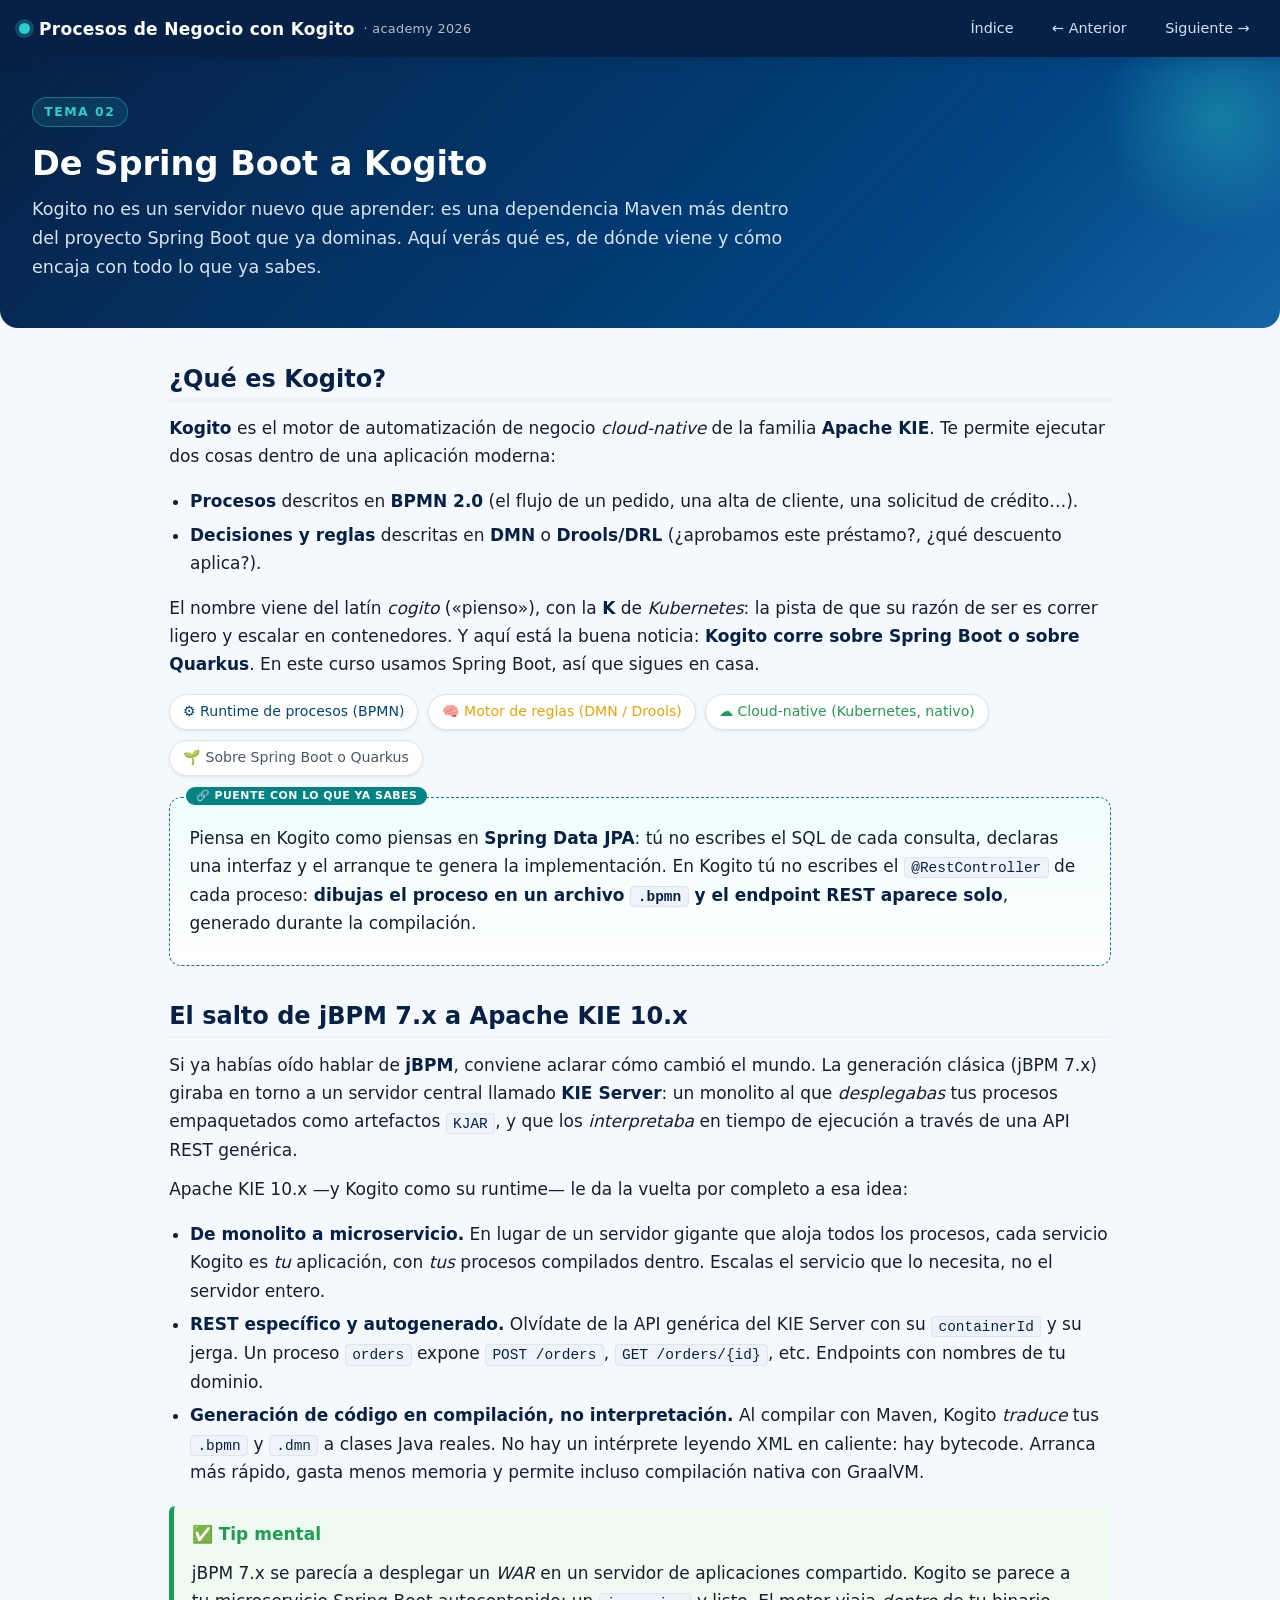
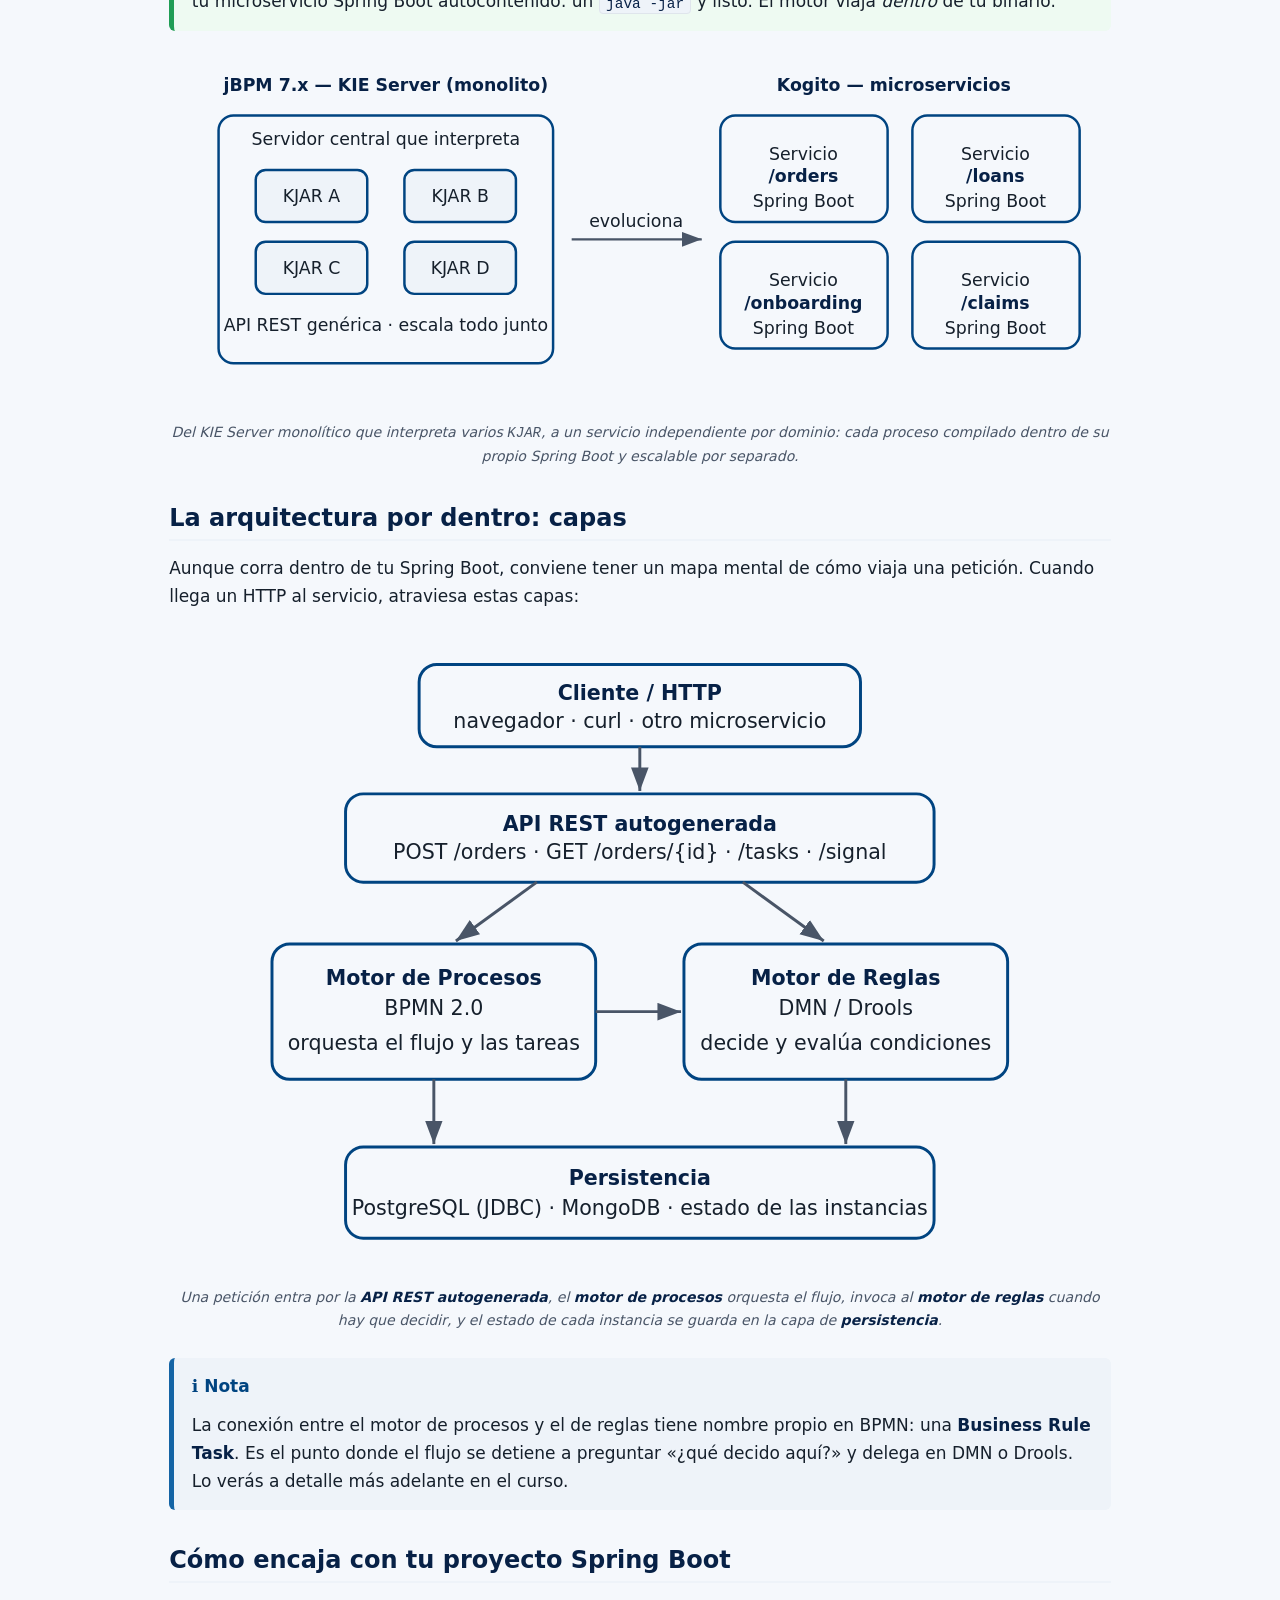
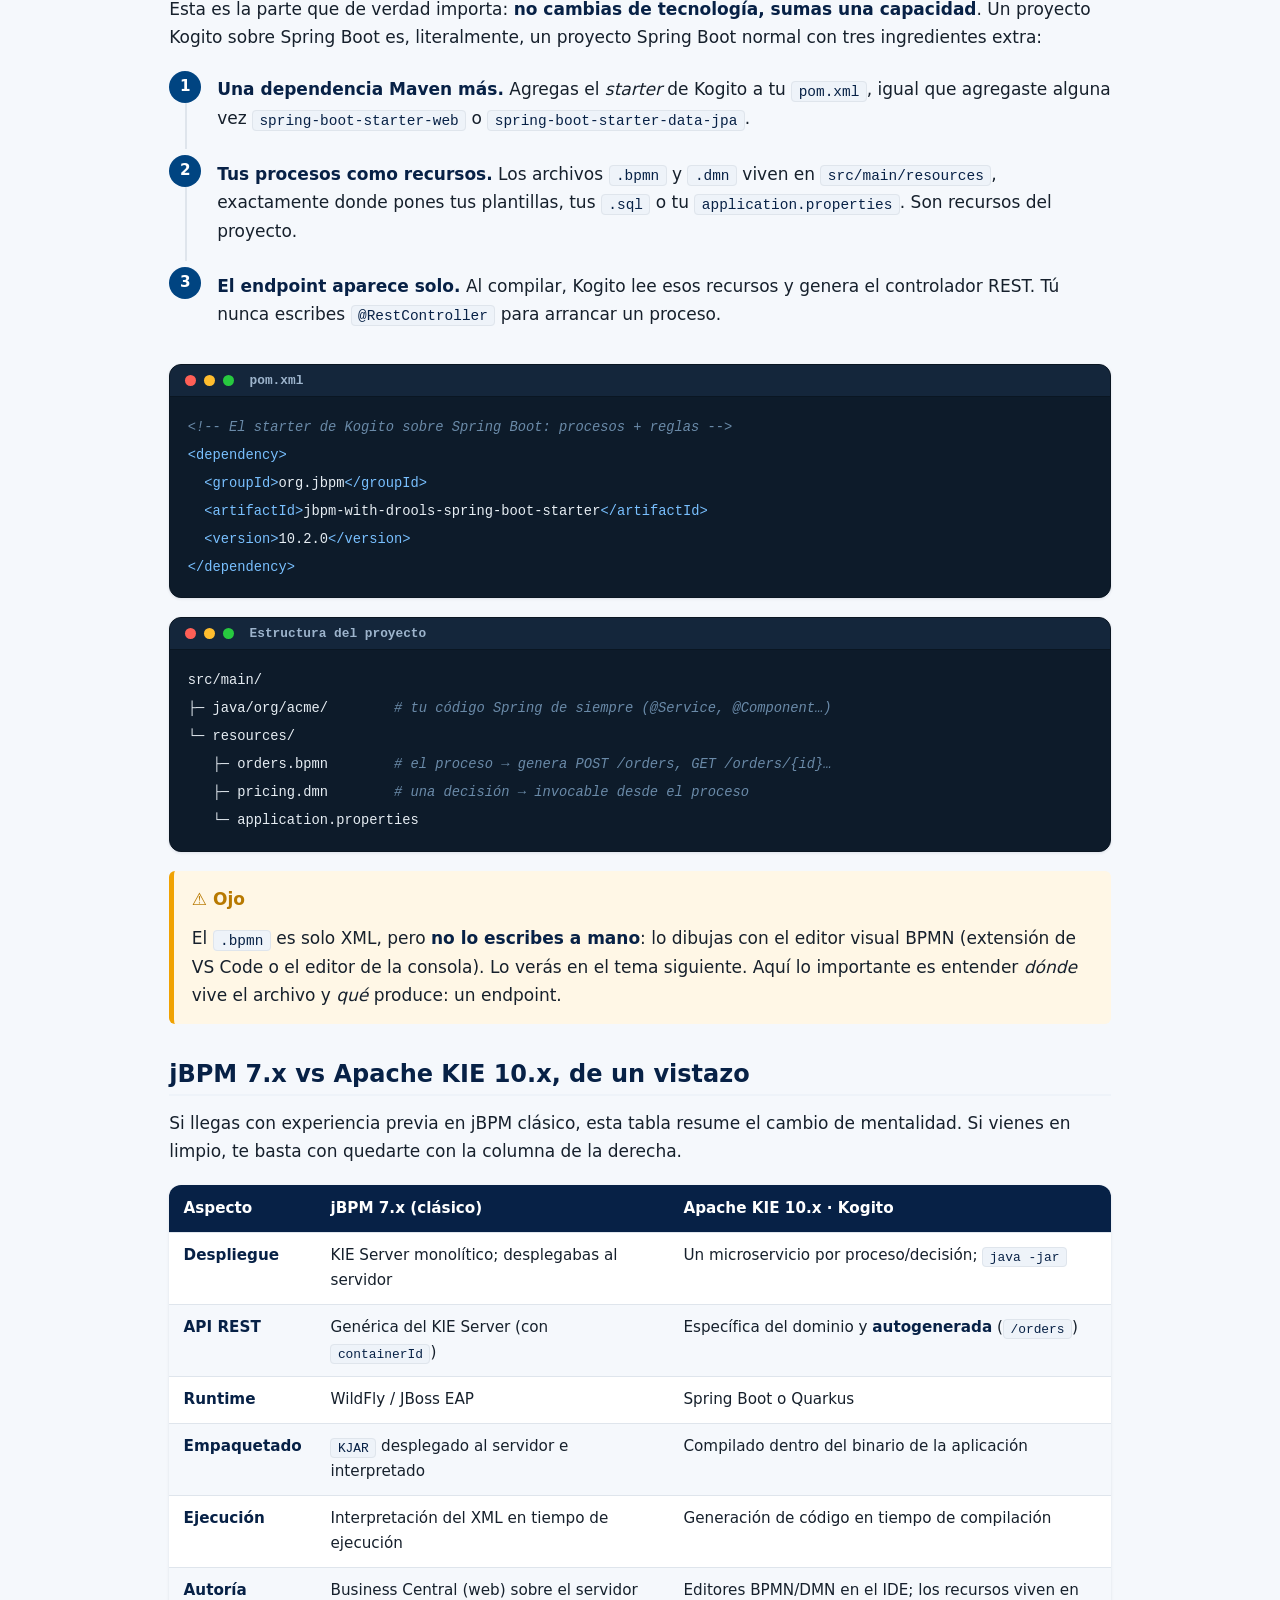
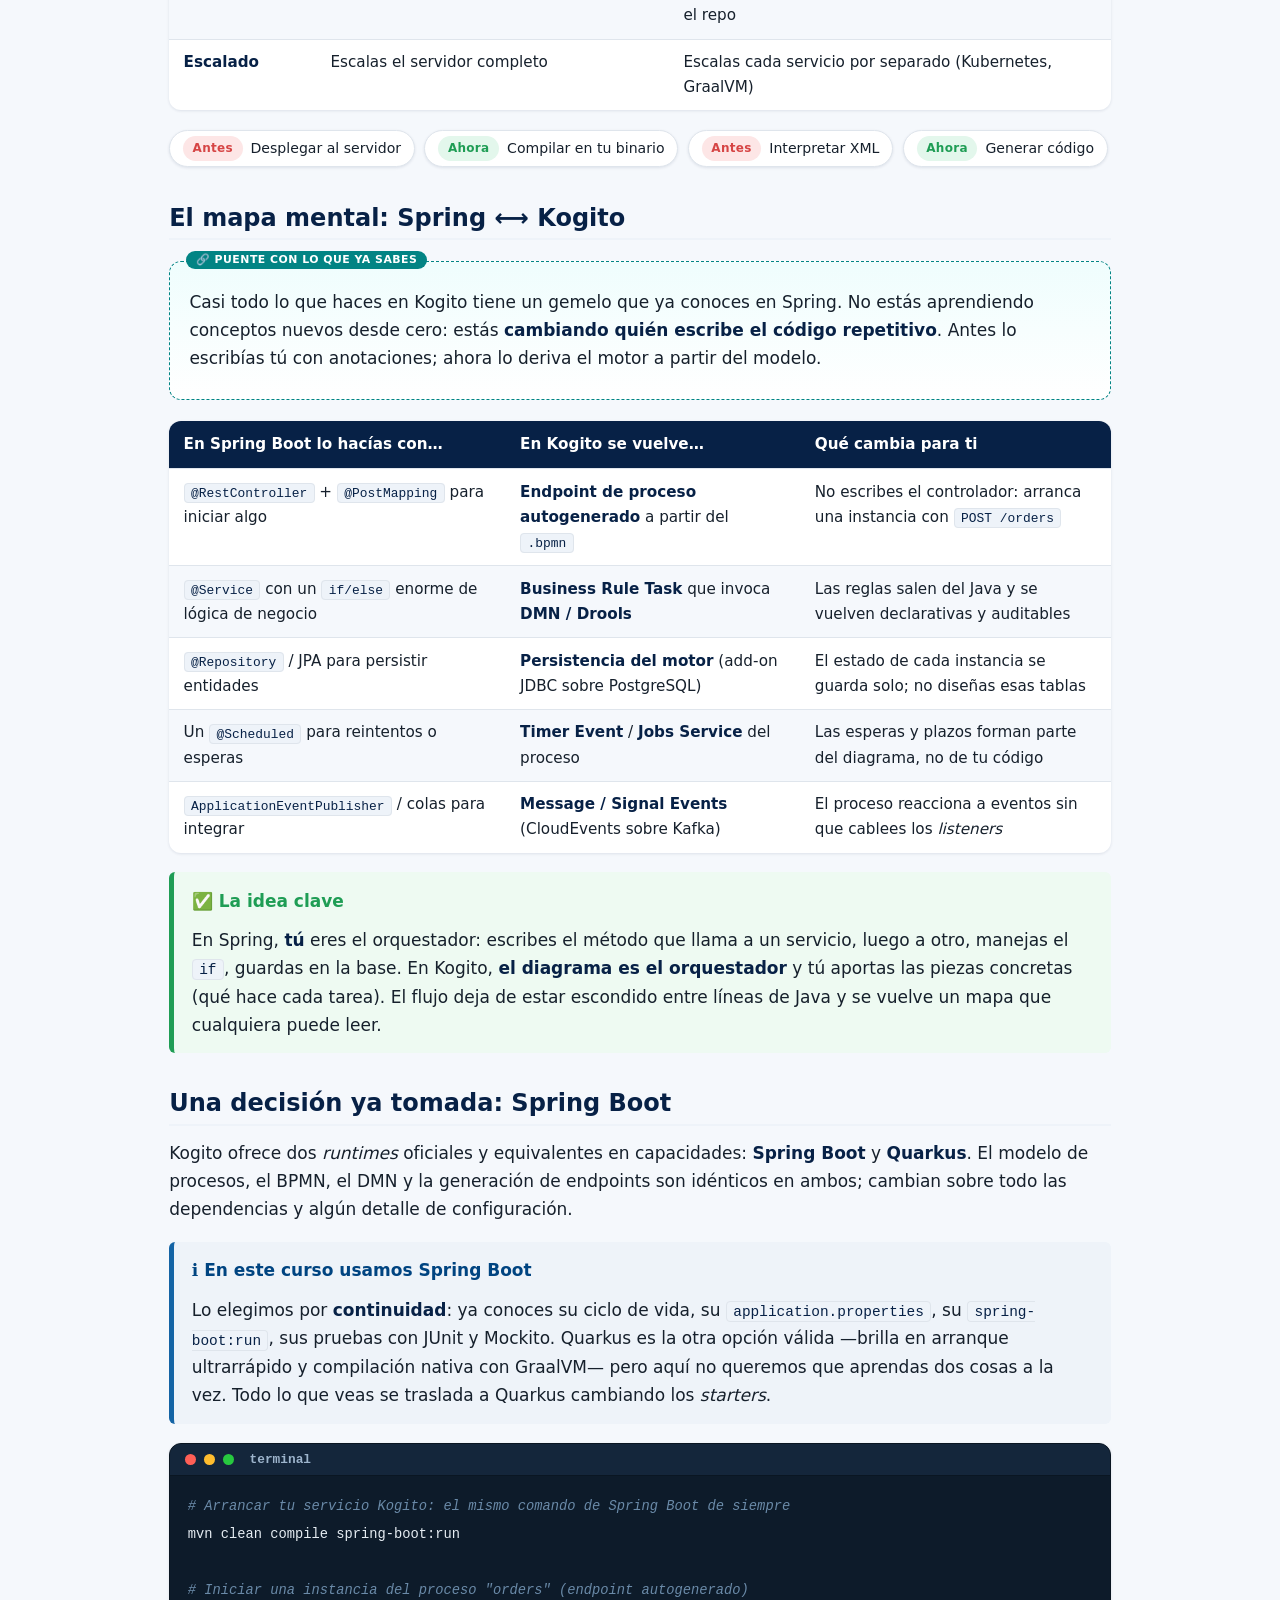
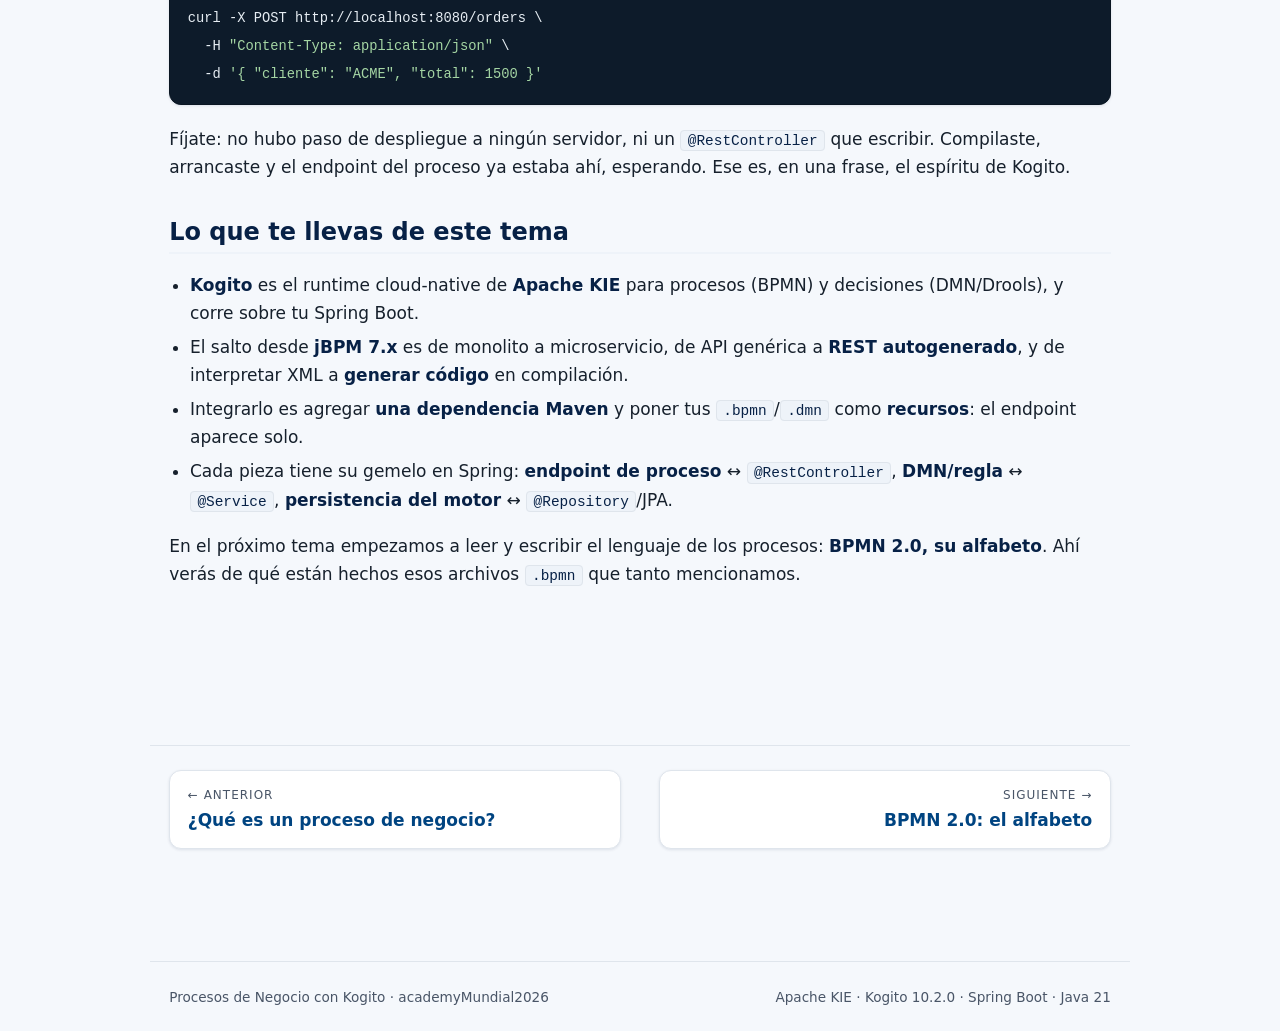
<file: kogito/paginas/02-de-springboot-a-kogito.html>
<!DOCTYPE html>
<!-- ============================================================
     Tema 02 — De Spring Boot a Kogito
     Curso: Procesos de Negocio con Kogito · academyMundial2026
     ============================================================ -->
<html lang="es">
<head>
  <meta charset="UTF-8">
  <meta name="viewport" content="width=device-width, initial-scale=1.0">
  <title>Tema 02 · De Spring Boot a Kogito — Procesos de Negocio con Kogito</title>
  <link rel="stylesheet" href="../assets/estilos.css">
</head>
<body>

  <!-- Barra superior -->
  <nav class="barra">
    <span class="marca"><span class="punto"></span> Procesos de Negocio con Kogito <small class="oculta-movil">· academy 2026</small></span>
    <span class="crece"></span>
    <a href="../index.html">Índice</a>
    <a href="01-que-es-proceso-negocio.html" class="oculta-movil">← Anterior</a>
    <a href="03-bpmn-alfabeto.html">Siguiente →</a>
  </nav>

  <!-- Cabecera con degradado -->
  <header class="cabecera">
    <span class="etiqueta">Tema 02</span>
    <h1>De Spring Boot a Kogito</h1>
    <p class="bajada">Kogito no es un servidor nuevo que aprender: es una dependencia Maven más dentro del proyecto Spring Boot que ya dominas. Aquí verás qué es, de dónde viene y cómo encaja con todo lo que ya sabes.</p>
  </header>

  <main class="envoltura">

    <!-- ============ ¿Qué es Kogito? ============ -->
    <section class="seccion">
      <h2>¿Qué es Kogito?</h2>
      <p><strong>Kogito</strong> es el motor de automatización de negocio <em>cloud-native</em> de la familia <strong>Apache KIE</strong>. Te permite ejecutar dos cosas dentro de una aplicación moderna:</p>
      <ul>
        <li><strong>Procesos</strong> descritos en <strong>BPMN 2.0</strong> (el flujo de un pedido, una alta de cliente, una solicitud de crédito…).</li>
        <li><strong>Decisiones y reglas</strong> descritas en <strong>DMN</strong> o <strong>Drools/DRL</strong> (¿aprobamos este préstamo?, ¿qué descuento aplica?).</li>
      </ul>
      <p>El nombre viene del latín <em>cogito</em> («pienso»), con la <strong>K</strong> de <em>Kubernetes</em>: la pista de que su razón de ser es correr ligero y escalar en contenedores. Y aquí está la buena noticia: <strong>Kogito corre sobre Spring Boot o sobre Quarkus</strong>. En este curso usamos Spring Boot, así que sigues en casa.</p>

      <div class="chips">
        <span class="chip bpmn-tarea">⚙️ Runtime de procesos (BPMN)</span>
        <span class="chip bpmn-gateway">🧠 Motor de reglas (DMN / Drools)</span>
        <span class="chip bpmn-evento">☁️ Cloud-native (Kubernetes, nativo)</span>
        <span class="chip bpmn-flujo">🌱 Sobre Spring Boot o Quarkus</span>
      </div>

      <div class="puente">
        <p>Piensa en Kogito como piensas en <strong>Spring Data JPA</strong>: tú no escribes el SQL de cada consulta, declaras una interfaz y el arranque te genera la implementación. En Kogito tú no escribes el <code class="en-linea">@RestController</code> de cada proceso: <strong>dibujas el proceso en un archivo <code class="en-linea">.bpmn</code> y el endpoint REST aparece solo</strong>, generado durante la compilación.</p>
      </div>
    </section>

    <!-- ============ De jBPM 7.x a Apache KIE 10.x ============ -->
    <section class="seccion">
      <h2>El salto de jBPM 7.x a Apache KIE 10.x</h2>
      <p>Si ya habías oído hablar de <strong>jBPM</strong>, conviene aclarar cómo cambió el mundo. La generación clásica (jBPM 7.x) giraba en torno a un servidor central llamado <strong>KIE Server</strong>: un monolito al que <em>desplegabas</em> tus procesos empaquetados como artefactos <code class="en-linea">KJAR</code>, y que los <em>interpretaba</em> en tiempo de ejecución a través de una API REST genérica.</p>
      <p>Apache KIE 10.x —y Kogito como su runtime— le da la vuelta por completo a esa idea:</p>

      <ul>
        <li><strong>De monolito a microservicio.</strong> En lugar de un servidor gigante que aloja todos los procesos, cada servicio Kogito es <em>tu</em> aplicación, con <em>tus</em> procesos compilados dentro. Escalas el servicio que lo necesita, no el servidor entero.</li>
        <li><strong>REST específico y autogenerado.</strong> Olvídate de la API genérica del KIE Server con su <code class="en-linea">containerId</code> y su jerga. Un proceso <code class="en-linea">orders</code> expone <code class="en-linea">POST /orders</code>, <code class="en-linea">GET /orders/{id}</code>, etc. Endpoints con nombres de tu dominio.</li>
        <li><strong>Generación de código en compilación, no interpretación.</strong> Al compilar con Maven, Kogito <em>traduce</em> tus <code class="en-linea">.bpmn</code> y <code class="en-linea">.dmn</code> a clases Java reales. No hay un intérprete leyendo XML en caliente: hay bytecode. Arranca más rápido, gasta menos memoria y permite incluso compilación nativa con GraalVM.</li>
      </ul>

      <div class="aviso tip">
        <div class="titulo">✅ Tip mental</div>
        <p>jBPM 7.x se parecía a desplegar un <em>WAR</em> en un servidor de aplicaciones compartido. Kogito se parece a tu microservicio Spring Boot autocontenido: un <code class="en-linea">java -jar</code> y listo. El motor viaja <em>dentro</em> de tu binario.</p>
      </div>

      <!-- Diagrama: el cambio de paradigma -->
      <figure class="diagrama">
        <svg viewBox="0 0 760 280" role="img" aria-label="Comparación entre el KIE Server monolítico de jBPM 7.x, donde varios KJAR se despliegan en un servidor central, y Kogito, donde cada proceso es un microservicio autocontenido sobre Spring Boot.">
          <defs>
            <marker id="flecha" markerWidth="10" markerHeight="10" refX="8" refY="3" orient="auto" markerUnits="strokeWidth">
              <path d="M0,0 L8,3 L0,6 Z" fill="#495567"></path>
            </marker>
          </defs>

          <!-- Lado izquierdo: jBPM 7.x monolítico -->
          <text x="175" y="28" text-anchor="middle" class="svg-texto-b">jBPM 7.x — KIE Server (monolito)</text>
          <rect x="40" y="48" width="270" height="200" rx="12" class="svg-borde" fill="#fdeeee" stroke="#d64545"></rect>
          <text x="175" y="72" text-anchor="middle" class="svg-texto">Servidor central que interpreta</text>
          <rect x="70" y="92" width="90" height="42" rx="8" class="svg-borde svg-relleno"></rect>
          <text x="115" y="118" text-anchor="middle" class="svg-texto">KJAR A</text>
          <rect x="190" y="92" width="90" height="42" rx="8" class="svg-borde svg-relleno"></rect>
          <text x="235" y="118" text-anchor="middle" class="svg-texto">KJAR B</text>
          <rect x="70" y="150" width="90" height="42" rx="8" class="svg-borde svg-relleno"></rect>
          <text x="115" y="176" text-anchor="middle" class="svg-texto">KJAR C</text>
          <rect x="190" y="150" width="90" height="42" rx="8" class="svg-borde svg-relleno"></rect>
          <text x="235" y="176" text-anchor="middle" class="svg-texto">KJAR D</text>
          <text x="175" y="222" text-anchor="middle" class="svg-texto">API REST genérica · escala todo junto</text>

          <!-- Flecha de evolución -->
          <line x1="325" y1="148" x2="430" y2="148" class="svg-flecha"></line>
          <text x="377" y="138" text-anchor="middle" class="svg-texto">evoluciona</text>

          <!-- Lado derecho: Kogito microservicios -->
          <text x="585" y="28" text-anchor="middle" class="svg-texto-b">Kogito — microservicios</text>
          <rect x="445" y="48" width="135" height="86" rx="12" class="svg-borde" fill="#eefaf2" stroke="#1f9d55"></rect>
          <text x="512" y="84" text-anchor="middle" class="svg-texto">Servicio</text>
          <text x="512" y="102" text-anchor="middle" class="svg-texto-b">/orders</text>
          <text x="512" y="122" text-anchor="middle" class="svg-texto">Spring Boot</text>

          <rect x="600" y="48" width="135" height="86" rx="12" class="svg-borde" fill="#eefaf2" stroke="#1f9d55"></rect>
          <text x="667" y="84" text-anchor="middle" class="svg-texto">Servicio</text>
          <text x="667" y="102" text-anchor="middle" class="svg-texto-b">/loans</text>
          <text x="667" y="122" text-anchor="middle" class="svg-texto">Spring Boot</text>

          <rect x="445" y="150" width="135" height="86" rx="12" class="svg-borde" fill="#eefaf2" stroke="#1f9d55"></rect>
          <text x="512" y="186" text-anchor="middle" class="svg-texto">Servicio</text>
          <text x="512" y="204" text-anchor="middle" class="svg-texto-b">/onboarding</text>
          <text x="512" y="224" text-anchor="middle" class="svg-texto">Spring Boot</text>

          <rect x="600" y="150" width="135" height="86" rx="12" class="svg-borde" fill="#eefaf2" stroke="#1f9d55"></rect>
          <text x="667" y="186" text-anchor="middle" class="svg-texto">Servicio</text>
          <text x="667" y="204" text-anchor="middle" class="svg-texto-b">/claims</text>
          <text x="667" y="224" text-anchor="middle" class="svg-texto">Spring Boot</text>
        </svg>
        <figcaption>Del KIE Server monolítico que interpreta varios <code>KJAR</code>, a un servicio independiente por dominio: cada proceso compilado dentro de su propio Spring Boot y escalable por separado.</figcaption>
      </figure>
    </section>

    <!-- ============ Arquitectura en capas ============ -->
    <section class="seccion">
      <h2>La arquitectura por dentro: capas</h2>
      <p>Aunque corra dentro de tu Spring Boot, conviene tener un mapa mental de cómo viaja una petición. Cuando llega un HTTP al servicio, atraviesa estas capas:</p>

      <figure class="diagrama">
        <svg viewBox="0 0 640 430" role="img" aria-label="Arquitectura en capas de un servicio Kogito: el cliente HTTP entra por la API REST autogenerada, que delega en el motor de procesos BPMN y el motor de reglas DMN o Drools, y ambos guardan estado en la capa de persistencia.">
          <defs>
            <marker id="flecha" markerWidth="10" markerHeight="10" refX="8" refY="3" orient="auto" markerUnits="strokeWidth">
              <path d="M0,0 L8,3 L0,6 Z" fill="#495567"></path>
            </marker>
          </defs>

          <!-- Capa 1: Cliente / HTTP -->
          <rect x="170" y="20" width="300" height="56" rx="12" class="svg-borde" fill="#e3f0fb" stroke="#004481"></rect>
          <text x="320" y="44" text-anchor="middle" class="svg-texto-b">Cliente / HTTP</text>
          <text x="320" y="63" text-anchor="middle" class="svg-texto">navegador · curl · otro microservicio</text>

          <line x1="320" y1="76" x2="320" y2="106" class="svg-flecha"></line>

          <!-- Capa 2: API REST autogenerada -->
          <rect x="120" y="108" width="400" height="60" rx="12" class="svg-borde" fill="#ddf7f7" stroke="#028484"></rect>
          <text x="320" y="133" text-anchor="middle" class="svg-texto-b">API REST autogenerada</text>
          <text x="320" y="152" text-anchor="middle" class="svg-texto">POST /orders · GET /orders/{id} · /tasks · /signal</text>

          <line x1="250" y1="168" x2="195" y2="208" class="svg-flecha"></line>
          <line x1="390" y1="168" x2="445" y2="208" class="svg-flecha"></line>

          <!-- Capa 3: Motores (dos cajas) -->
          <rect x="70" y="210" width="220" height="92" rx="12" class="svg-borde" fill="#eefaf2" stroke="#1f9d55"></rect>
          <text x="180" y="238" text-anchor="middle" class="svg-texto-b">Motor de Procesos</text>
          <text x="180" y="258" text-anchor="middle" class="svg-texto">BPMN 2.0</text>
          <text x="180" y="282" text-anchor="middle" class="svg-texto">orquesta el flujo y las tareas</text>

          <rect x="350" y="210" width="220" height="92" rx="12" class="svg-borde" fill="#fdf0d5" stroke="#b87900"></rect>
          <text x="460" y="238" text-anchor="middle" class="svg-texto-b">Motor de Reglas</text>
          <text x="460" y="258" text-anchor="middle" class="svg-texto">DMN / Drools</text>
          <text x="460" y="282" text-anchor="middle" class="svg-texto">decide y evalúa condiciones</text>

          <!-- Conexión entre los dos motores (Business Rule Task) -->
          <line x1="290" y1="256" x2="348" y2="256" class="svg-flecha"></line>

          <line x1="180" y1="302" x2="180" y2="346" class="svg-flecha"></line>
          <line x1="460" y1="302" x2="460" y2="346" class="svg-flecha"></line>

          <!-- Capa 4: Persistencia -->
          <rect x="120" y="348" width="400" height="62" rx="12" class="svg-borde" fill="#f5f8fc" stroke="#072146"></rect>
          <text x="320" y="374" text-anchor="middle" class="svg-texto-b">Persistencia</text>
          <text x="320" y="394" text-anchor="middle" class="svg-texto">PostgreSQL (JDBC) · MongoDB · estado de las instancias</text>
        </svg>
        <figcaption>Una petición entra por la <strong>API REST autogenerada</strong>, el <strong>motor de procesos</strong> orquesta el flujo, invoca al <strong>motor de reglas</strong> cuando hay que decidir, y el estado de cada instancia se guarda en la capa de <strong>persistencia</strong>.</figcaption>
      </figure>

      <div class="aviso">
        <div class="titulo">ℹ️ Nota</div>
        <p>La conexión entre el motor de procesos y el de reglas tiene nombre propio en BPMN: una <strong>Business Rule Task</strong>. Es el punto donde el flujo se detiene a preguntar «¿qué decido aquí?» y delega en DMN o Drools. Lo verás a detalle más adelante en el curso.</p>
      </div>
    </section>

    <!-- ============ Cómo encaja con lo que ya saben ============ -->
    <section class="seccion">
      <h2>Cómo encaja con tu proyecto Spring Boot</h2>
      <p>Esta es la parte que de verdad importa: <strong>no cambias de tecnología, sumas una capacidad</strong>. Un proyecto Kogito sobre Spring Boot es, literalmente, un proyecto Spring Boot normal con tres ingredientes extra:</p>

      <ol class="pasos">
        <li><strong>Una dependencia Maven más.</strong> Agregas el <em>starter</em> de Kogito a tu <code class="en-linea">pom.xml</code>, igual que agregaste alguna vez <code class="en-linea">spring-boot-starter-web</code> o <code class="en-linea">spring-boot-starter-data-jpa</code>.</li>
        <li><strong>Tus procesos como recursos.</strong> Los archivos <code class="en-linea">.bpmn</code> y <code class="en-linea">.dmn</code> viven en <code class="en-linea">src/main/resources</code>, exactamente donde pones tus plantillas, tus <code class="en-linea">.sql</code> o tu <code class="en-linea">application.properties</code>. Son recursos del proyecto.</li>
        <li><strong>El endpoint aparece solo.</strong> Al compilar, Kogito lee esos recursos y genera el controlador REST. Tú nunca escribes <code class="en-linea">@RestController</code> para arrancar un proceso.</li>
      </ol>

      <div class="codigo">
        <div class="barra-cod"><span class="sem r"></span><span class="sem a"></span><span class="sem v"></span><span class="arch">pom.xml</span></div>
        <pre><code><span class="cmt">&lt;!-- El starter de Kogito sobre Spring Boot: procesos + reglas --&gt;</span>
<span class="kw">&lt;dependency&gt;</span>
  <span class="kw">&lt;groupId&gt;</span>org.jbpm<span class="kw">&lt;/groupId&gt;</span>
  <span class="kw">&lt;artifactId&gt;</span>jbpm-with-drools-spring-boot-starter<span class="kw">&lt;/artifactId&gt;</span>
  <span class="kw">&lt;version&gt;</span>10.2.0<span class="kw">&lt;/version&gt;</span>
<span class="kw">&lt;/dependency&gt;</span></code></pre>
      </div>

      <div class="codigo">
        <div class="barra-cod"><span class="sem r"></span><span class="sem a"></span><span class="sem v"></span><span class="arch">Estructura del proyecto</span></div>
        <pre><code>src/main/
├─ java/org/acme/        <span class="cmt"># tu código Spring de siempre (@Service, @Component…)</span>
└─ resources/
   ├─ orders.bpmn        <span class="cmt"># el proceso → genera POST /orders, GET /orders/{id}…</span>
   ├─ pricing.dmn        <span class="cmt"># una decisión → invocable desde el proceso</span>
   └─ application.properties</code></pre>
      </div>

      <div class="aviso ojo">
        <div class="titulo">⚠️ Ojo</div>
        <p>El <code class="en-linea">.bpmn</code> es solo XML, pero <strong>no lo escribes a mano</strong>: lo dibujas con el editor visual BPMN (extensión de VS Code o el editor de la consola). Lo verás en el tema siguiente. Aquí lo importante es entender <em>dónde</em> vive el archivo y <em>qué</em> produce: un endpoint.</p>
      </div>
    </section>

    <!-- ============ Tabla comparativa jBPM 7.x vs Apache KIE 10.x ============ -->
    <section class="seccion">
      <h2>jBPM 7.x vs Apache KIE 10.x, de un vistazo</h2>
      <p>Si llegas con experiencia previa en jBPM clásico, esta tabla resume el cambio de mentalidad. Si vienes en limpio, te basta con quedarte con la columna de la derecha.</p>

      <table class="tabla">
        <thead>
          <tr><th>Aspecto</th><th>jBPM 7.x (clásico)</th><th>Apache KIE 10.x · Kogito</th></tr>
        </thead>
        <tbody>
          <tr>
            <td><strong>Despliegue</strong></td>
            <td>KIE Server monolítico; desplegabas al servidor</td>
            <td>Un microservicio por proceso/decisión; <code>java -jar</code></td>
          </tr>
          <tr>
            <td><strong>API REST</strong></td>
            <td>Genérica del KIE Server (con <code>containerId</code>)</td>
            <td>Específica del dominio y <strong>autogenerada</strong> (<code>/orders</code>)</td>
          </tr>
          <tr>
            <td><strong>Runtime</strong></td>
            <td>WildFly / JBoss EAP</td>
            <td>Spring Boot o Quarkus</td>
          </tr>
          <tr>
            <td><strong>Empaquetado</strong></td>
            <td><code>KJAR</code> desplegado al servidor e interpretado</td>
            <td>Compilado dentro del binario de la aplicación</td>
          </tr>
          <tr>
            <td><strong>Ejecución</strong></td>
            <td>Interpretación del XML en tiempo de ejecución</td>
            <td>Generación de código en tiempo de compilación</td>
          </tr>
          <tr>
            <td><strong>Autoría</strong></td>
            <td>Business Central (web) sobre el servidor</td>
            <td>Editores BPMN/DMN en el IDE; los recursos viven en el repo</td>
          </tr>
          <tr>
            <td><strong>Escalado</strong></td>
            <td>Escalas el servidor completo</td>
            <td>Escalas cada servicio por separado (Kubernetes, GraalVM)</td>
          </tr>
        </tbody>
      </table>

      <div class="chips">
        <span class="chip"><span class="pildora rojo">Antes</span> Desplegar al servidor</span>
        <span class="chip"><span class="pildora verde">Ahora</span> Compilar en tu binario</span>
        <span class="chip"><span class="pildora rojo">Antes</span> Interpretar XML</span>
        <span class="chip"><span class="pildora verde">Ahora</span> Generar código</span>
      </div>
    </section>

    <!-- ============ PUENTE fuerte: mapa Spring <-> Kogito ============ -->
    <section class="seccion">
      <h2>El mapa mental: Spring ⟷ Kogito</h2>

      <div class="puente">
        <p>Casi todo lo que haces en Kogito tiene un gemelo que ya conoces en Spring. No estás aprendiendo conceptos nuevos desde cero: estás <strong>cambiando quién escribe el código repetitivo</strong>. Antes lo escribías tú con anotaciones; ahora lo deriva el motor a partir del modelo.</p>
      </div>

      <table class="tabla">
        <thead>
          <tr><th>En Spring Boot lo hacías con…</th><th>En Kogito se vuelve…</th><th>Qué cambia para ti</th></tr>
        </thead>
        <tbody>
          <tr>
            <td><code>@RestController</code> + <code>@PostMapping</code> para iniciar algo</td>
            <td><strong>Endpoint de proceso autogenerado</strong> a partir del <code>.bpmn</code></td>
            <td>No escribes el controlador: arranca una instancia con <code>POST /orders</code></td>
          </tr>
          <tr>
            <td><code>@Service</code> con un <code>if/else</code> enorme de lógica de negocio</td>
            <td><strong>Business Rule Task</strong> que invoca <strong>DMN / Drools</strong></td>
            <td>Las reglas salen del Java y se vuelven declarativas y auditables</td>
          </tr>
          <tr>
            <td><code>@Repository</code> / JPA para persistir entidades</td>
            <td><strong>Persistencia del motor</strong> (add-on JDBC sobre PostgreSQL)</td>
            <td>El estado de cada instancia se guarda solo; no diseñas esas tablas</td>
          </tr>
          <tr>
            <td>Un <code>@Scheduled</code> para reintentos o esperas</td>
            <td><strong>Timer Event</strong> / <strong>Jobs Service</strong> del proceso</td>
            <td>Las esperas y plazos forman parte del diagrama, no de tu código</td>
          </tr>
          <tr>
            <td><code>ApplicationEventPublisher</code> / colas para integrar</td>
            <td><strong>Message / Signal Events</strong> (CloudEvents sobre Kafka)</td>
            <td>El proceso reacciona a eventos sin que cablees los <em>listeners</em></td>
          </tr>
        </tbody>
      </table>

      <div class="aviso tip">
        <div class="titulo">✅ La idea clave</div>
        <p>En Spring, <strong>tú</strong> eres el orquestador: escribes el método que llama a un servicio, luego a otro, manejas el <code class="en-linea">if</code>, guardas en la base. En Kogito, <strong>el diagrama es el orquestador</strong> y tú aportas las piezas concretas (qué hace cada tarea). El flujo deja de estar escondido entre líneas de Java y se vuelve un mapa que cualquiera puede leer.</p>
      </div>
    </section>

    <!-- ============ Spring Boot vs Quarkus ============ -->
    <section class="seccion">
      <h2>Una decisión ya tomada: Spring Boot</h2>
      <p>Kogito ofrece dos <em>runtimes</em> oficiales y equivalentes en capacidades: <strong>Spring Boot</strong> y <strong>Quarkus</strong>. El modelo de procesos, el BPMN, el DMN y la generación de endpoints son idénticos en ambos; cambian sobre todo las dependencias y algún detalle de configuración.</p>

      <div class="aviso">
        <div class="titulo">ℹ️ En este curso usamos Spring Boot</div>
        <p>Lo elegimos por <strong>continuidad</strong>: ya conoces su ciclo de vida, su <code class="en-linea">application.properties</code>, su <code class="en-linea">spring-boot:run</code>, sus pruebas con JUnit y Mockito. Quarkus es la otra opción válida —brilla en arranque ultrarrápido y compilación nativa con GraalVM— pero aquí no queremos que aprendas dos cosas a la vez. Todo lo que veas se traslada a Quarkus cambiando los <em>starters</em>.</p>
      </div>

      <div class="codigo">
        <div class="barra-cod"><span class="sem r"></span><span class="sem a"></span><span class="sem v"></span><span class="arch">terminal</span></div>
        <pre><code><span class="cmt"># Arrancar tu servicio Kogito: el mismo comando de Spring Boot de siempre</span>
mvn clean compile spring-boot:run

<span class="cmt"># Iniciar una instancia del proceso "orders" (endpoint autogenerado)</span>
curl -X POST http://localhost:8080/orders \
  -H <span class="str">"Content-Type: application/json"</span> \
  -d <span class="str">'{ "cliente": "ACME", "total": 1500 }'</span></code></pre>
      </div>

      <p>Fíjate: no hubo paso de despliegue a ningún servidor, ni un <code class="en-linea">@RestController</code> que escribir. Compilaste, arrancaste y el endpoint del proceso ya estaba ahí, esperando. Ese es, en una frase, el espíritu de Kogito.</p>
    </section>

    <!-- ============ Cierre ============ -->
    <section class="seccion">
      <h2>Lo que te llevas de este tema</h2>
      <ul>
        <li><strong>Kogito</strong> es el runtime cloud-native de <strong>Apache KIE</strong> para procesos (BPMN) y decisiones (DMN/Drools), y corre sobre tu Spring Boot.</li>
        <li>El salto desde <strong>jBPM 7.x</strong> es de monolito a microservicio, de API genérica a <strong>REST autogenerado</strong>, y de interpretar XML a <strong>generar código</strong> en compilación.</li>
        <li>Integrarlo es agregar <strong>una dependencia Maven</strong> y poner tus <code class="en-linea">.bpmn</code>/<code class="en-linea">.dmn</code> como <strong>recursos</strong>: el endpoint aparece solo.</li>
        <li>Cada pieza tiene su gemelo en Spring: <strong>endpoint de proceso</strong> ↔ <code class="en-linea">@RestController</code>, <strong>DMN/regla</strong> ↔ <code class="en-linea">@Service</code>, <strong>persistencia del motor</strong> ↔ <code class="en-linea">@Repository</code>/JPA.</li>
      </ul>
      <p>En el próximo tema empezamos a leer y escribir el lenguaje de los procesos: <strong>BPMN 2.0, su alfabeto</strong>. Ahí verás de qué están hechos esos archivos <code class="en-linea">.bpmn</code> que tanto mencionamos.</p>
    </section>

  </main>

  <!-- Navegación de la serie -->
  <nav class="nav-serie envoltura">
    <a href="01-que-es-proceso-negocio.html"><div class="dir">← Anterior</div><div class="tit">¿Qué es un proceso de negocio?</div></a>
    <a href="03-bpmn-alfabeto.html" class="sig"><div class="dir">Siguiente →</div><div class="tit">BPMN 2.0: el alfabeto</div></a>
  </nav>

  <footer class="pie-pagina">
    <span>Procesos de Negocio con Kogito · academyMundial2026</span>
    <span>Apache KIE · Kogito 10.2.0 · Spring Boot · Java 21</span>
  </footer>

</body>
</html>
</file>
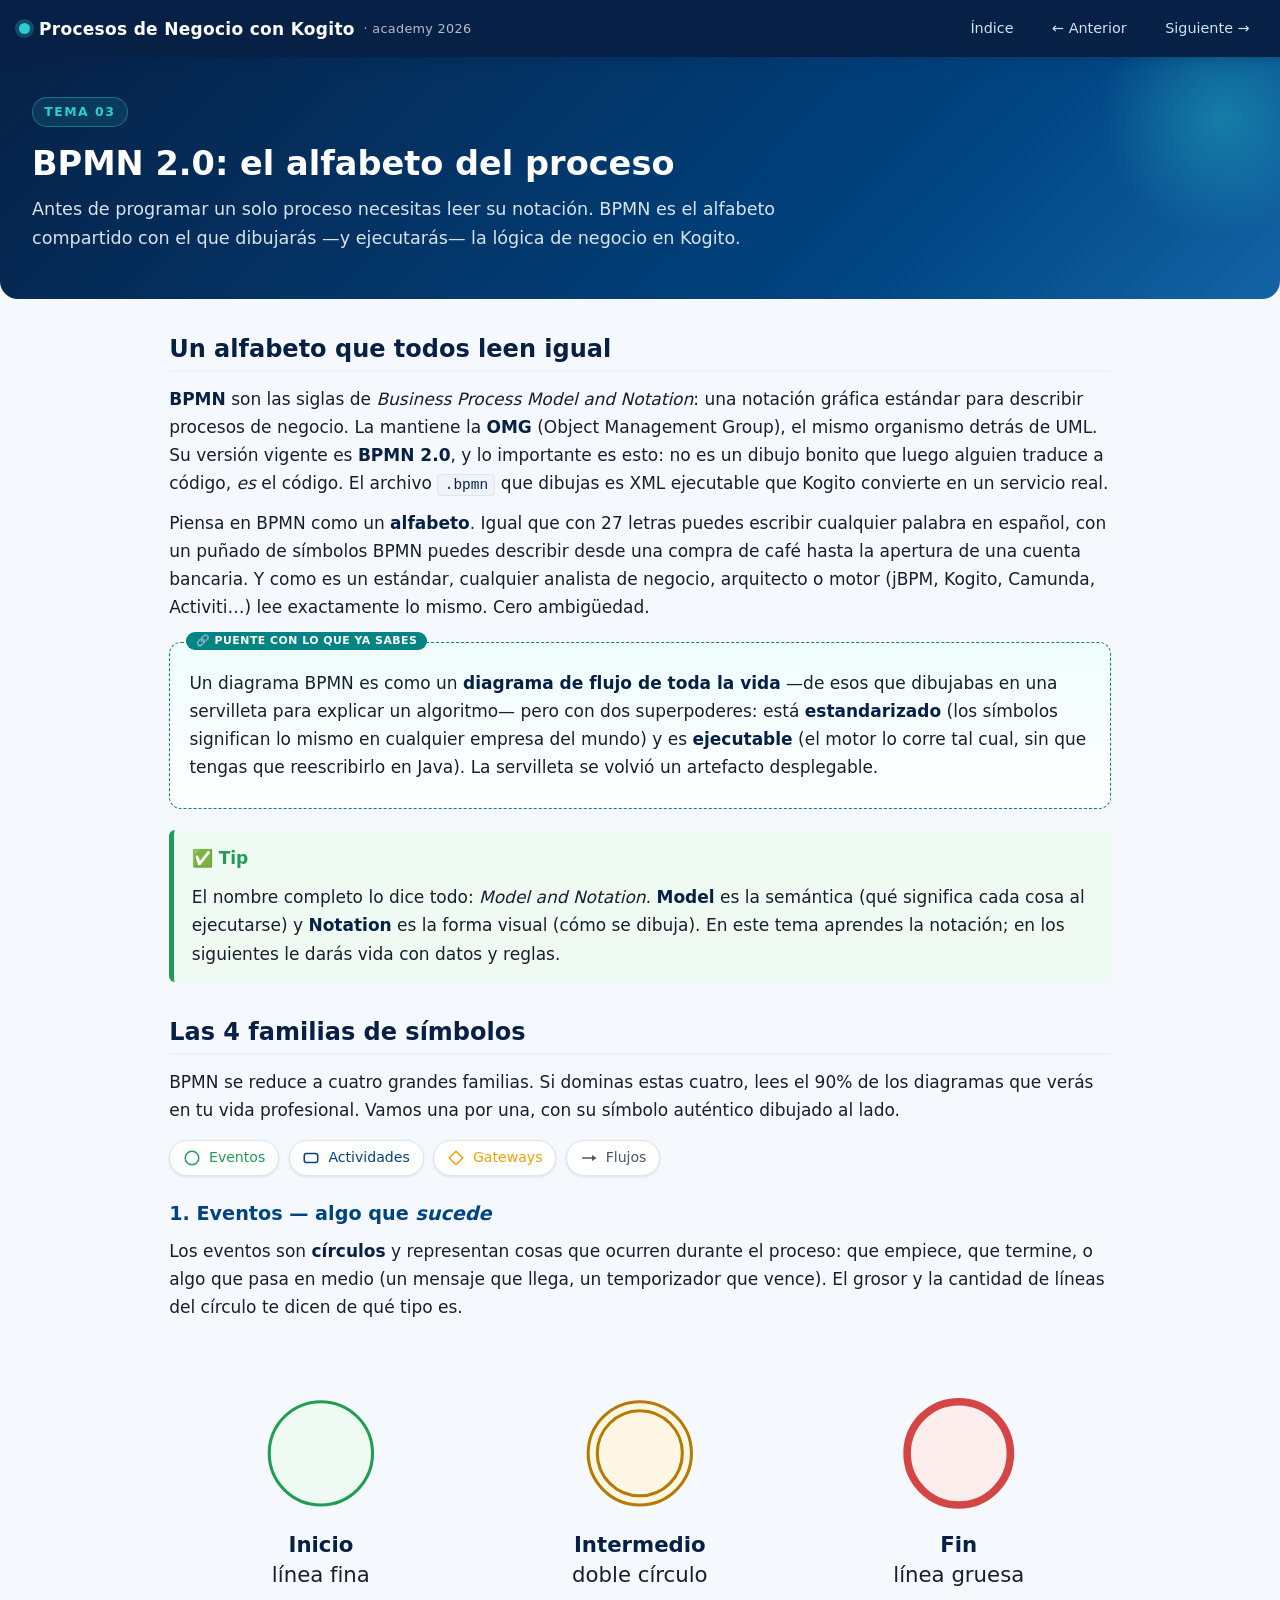
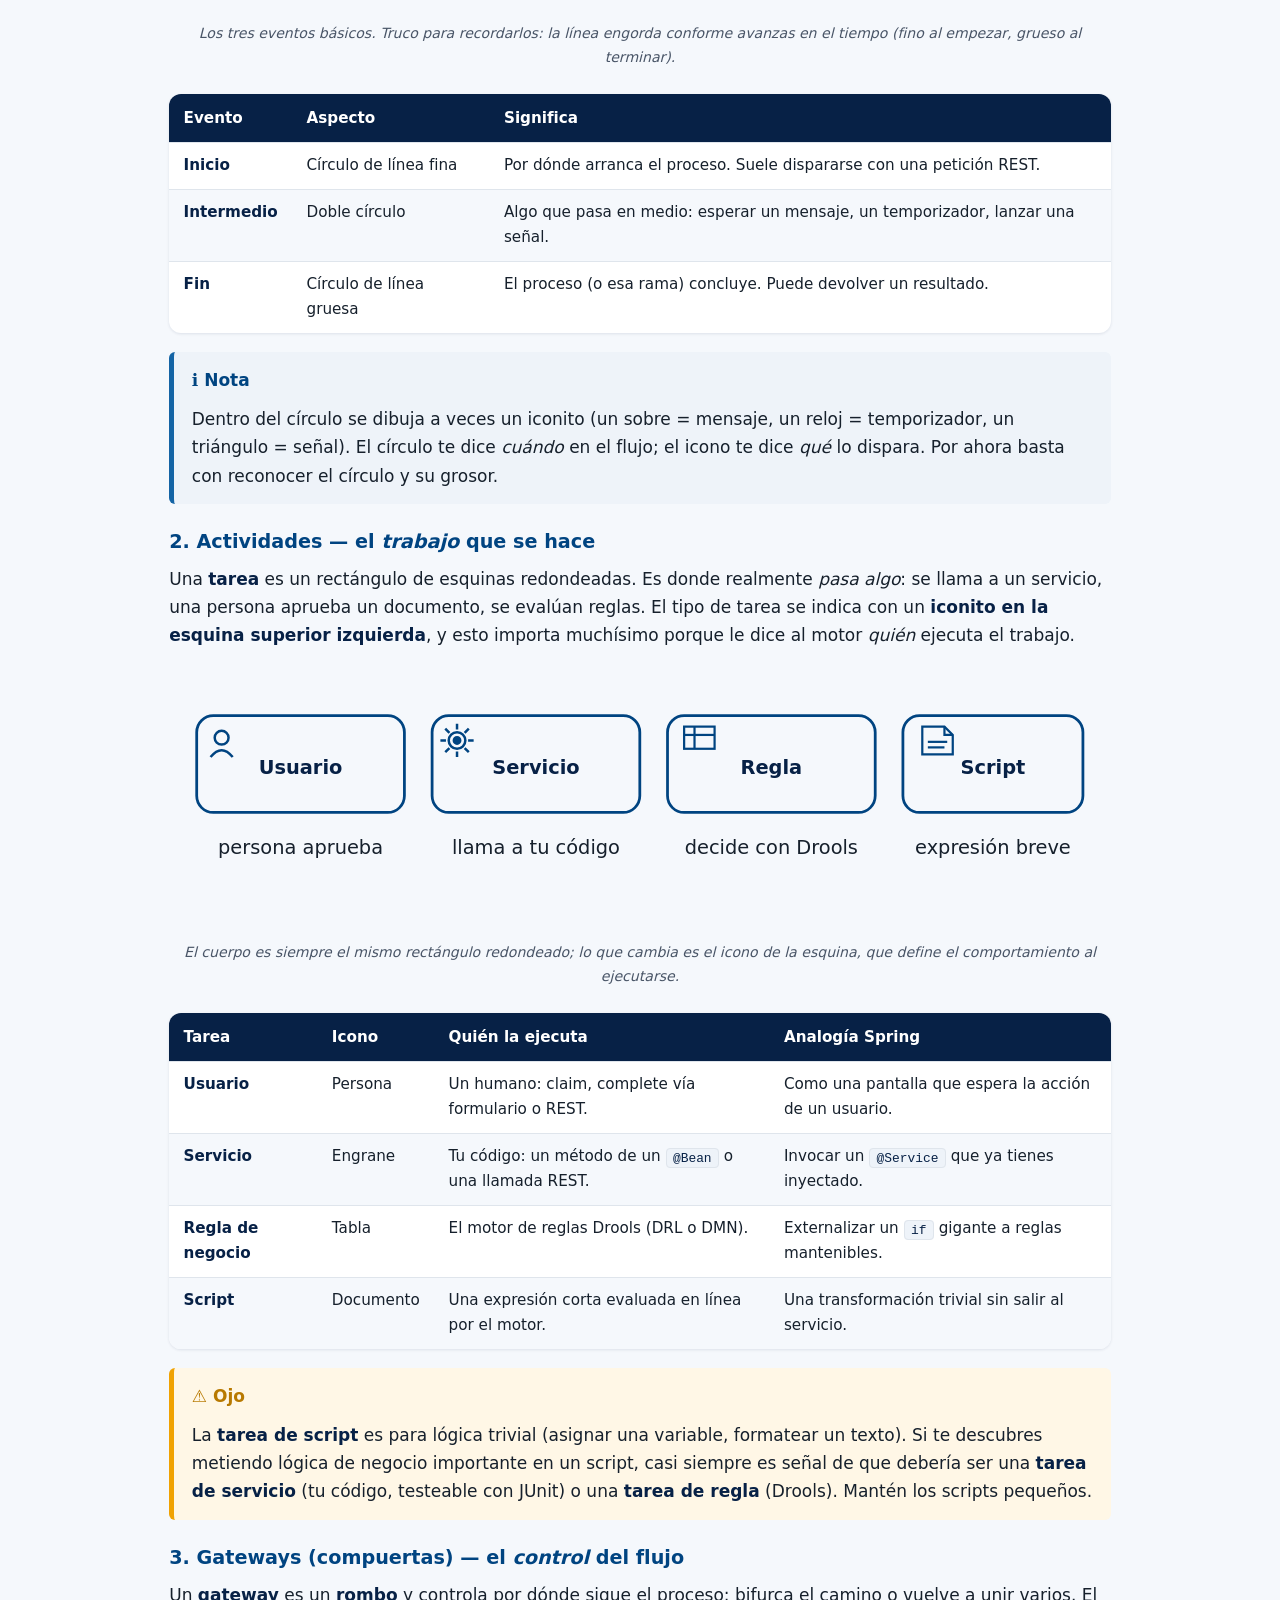
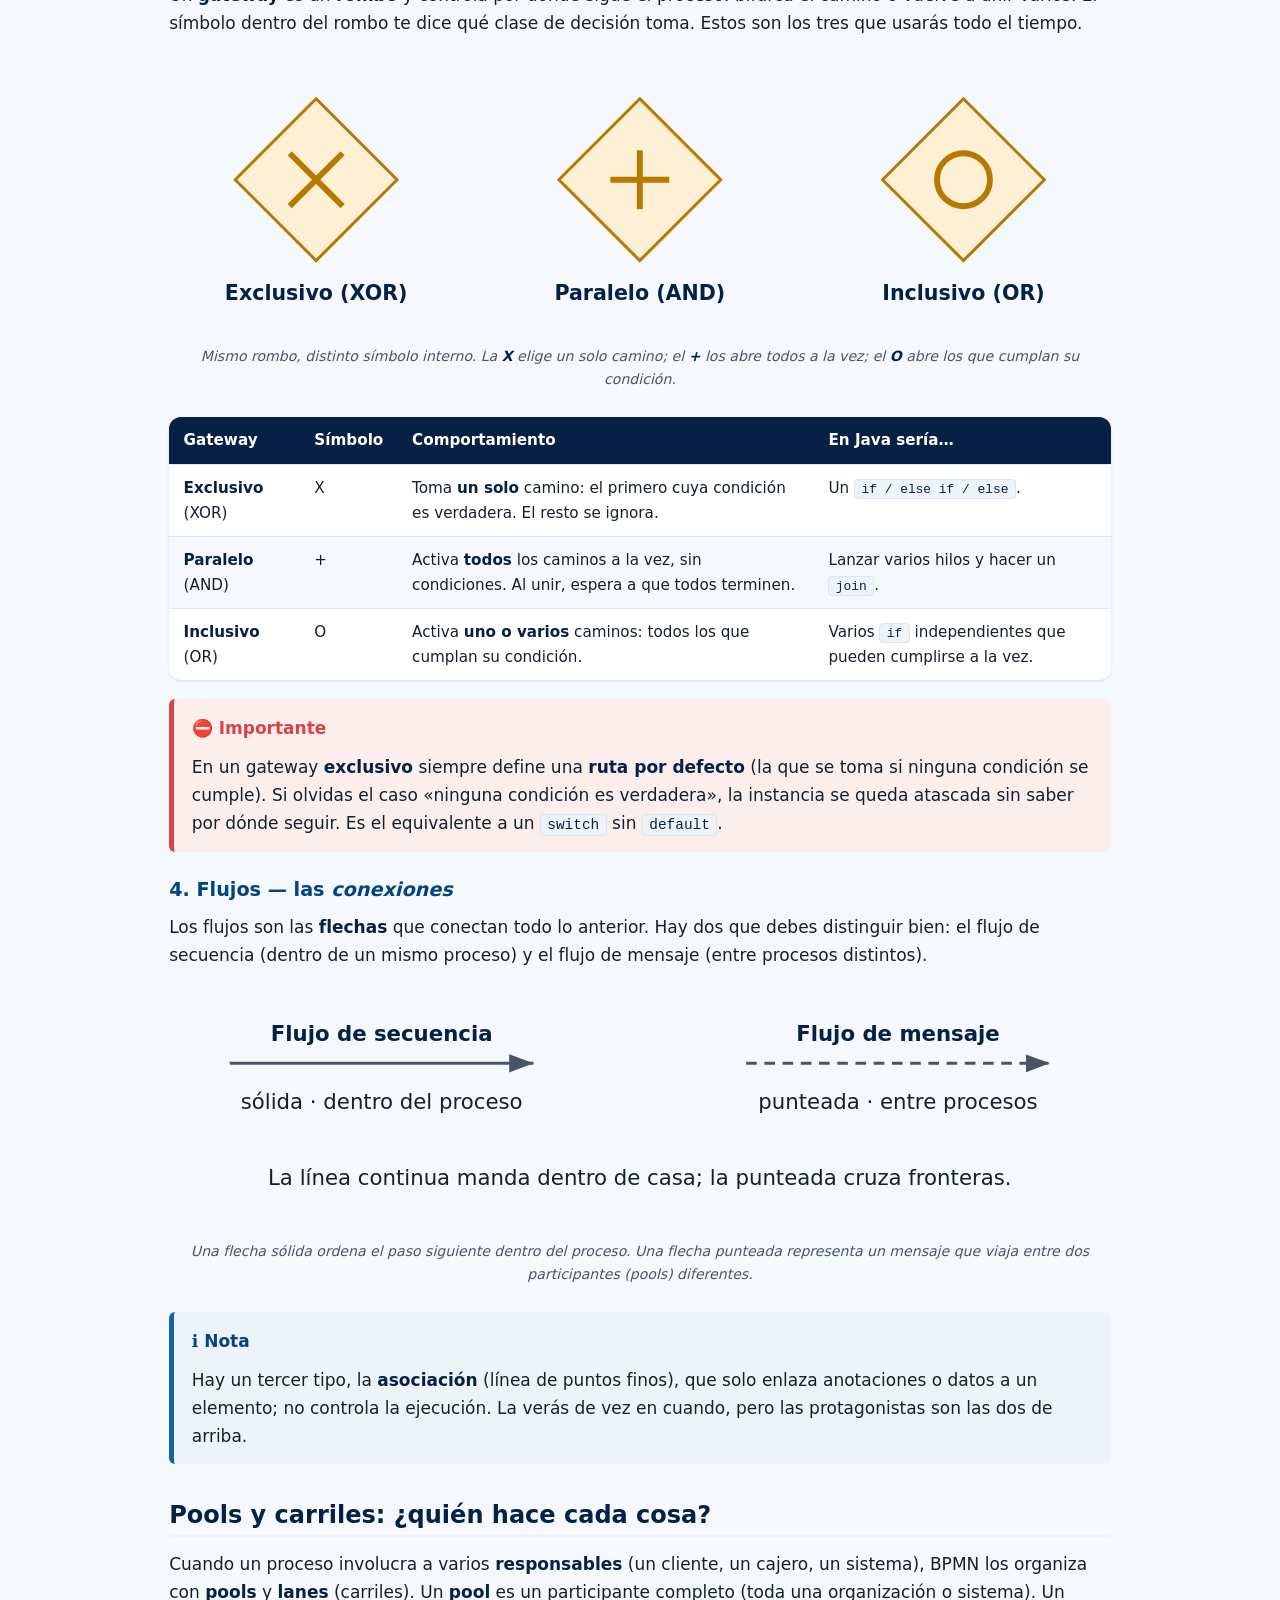
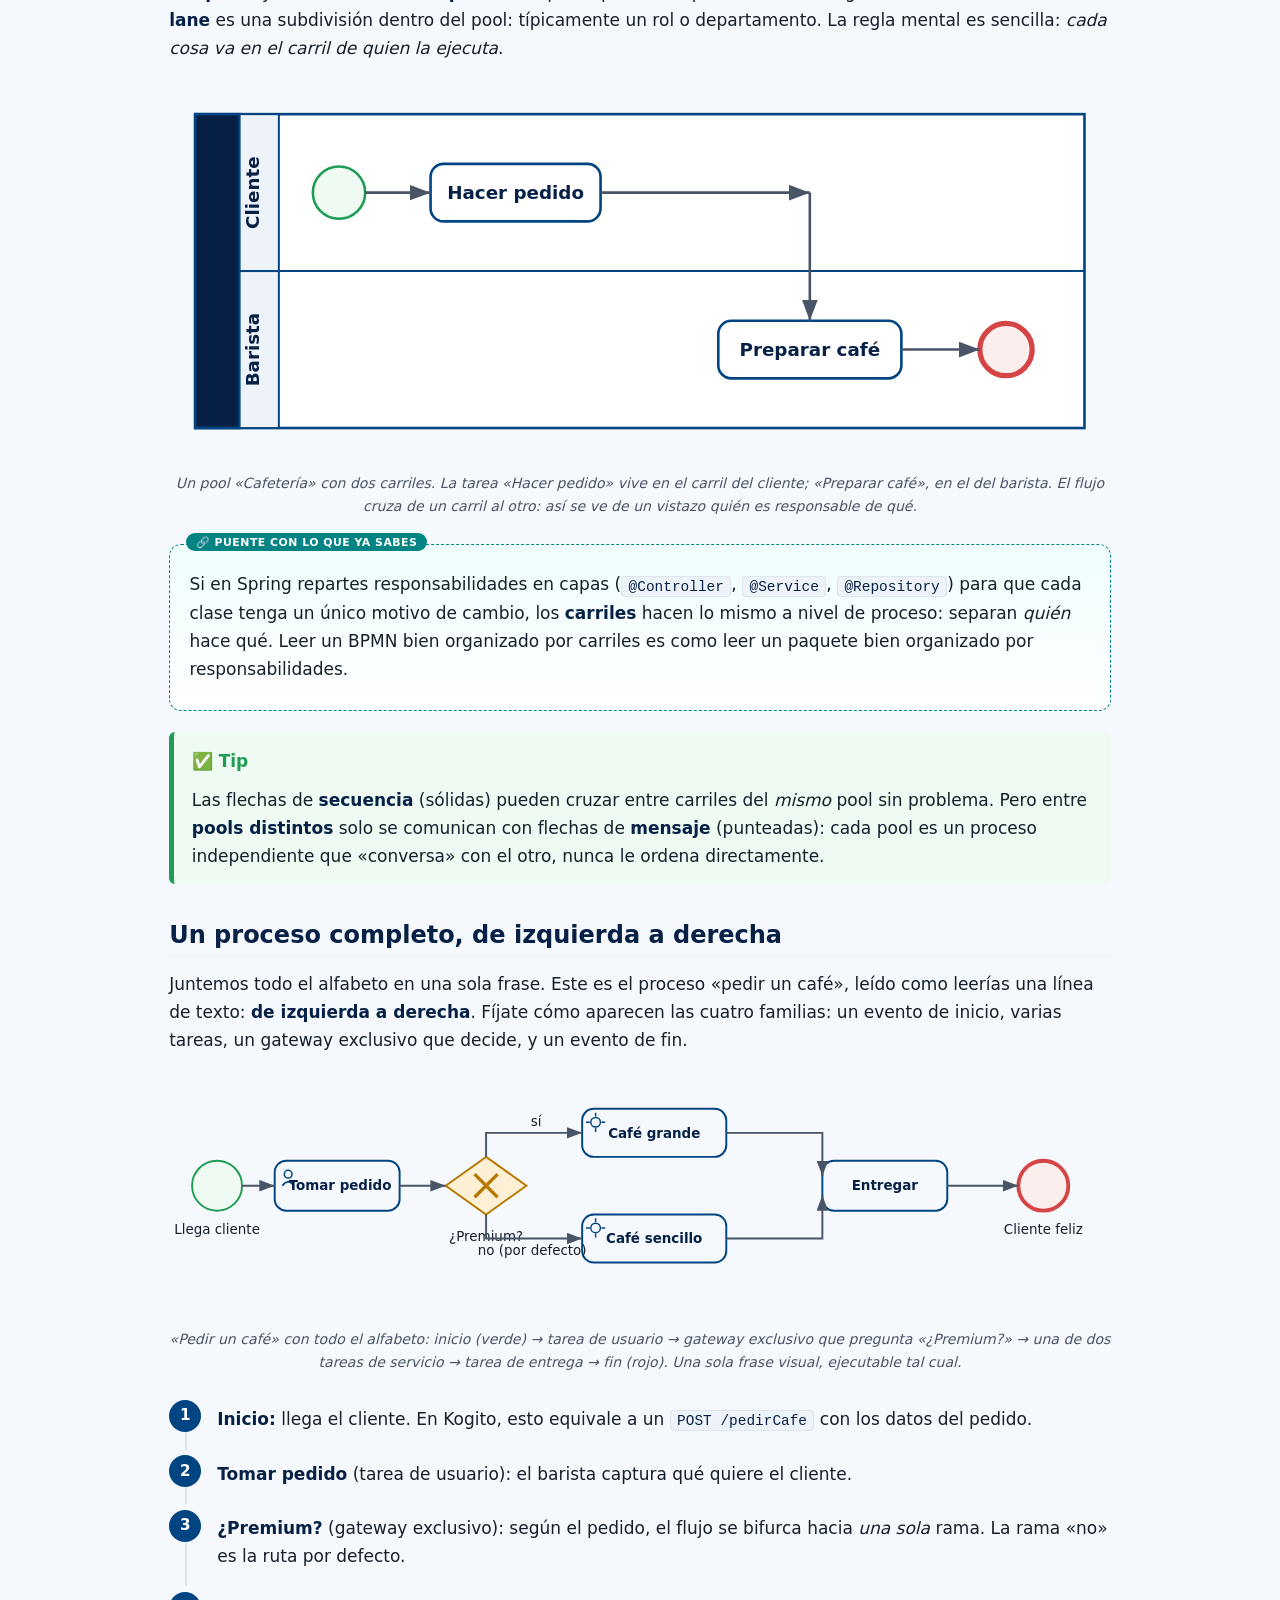
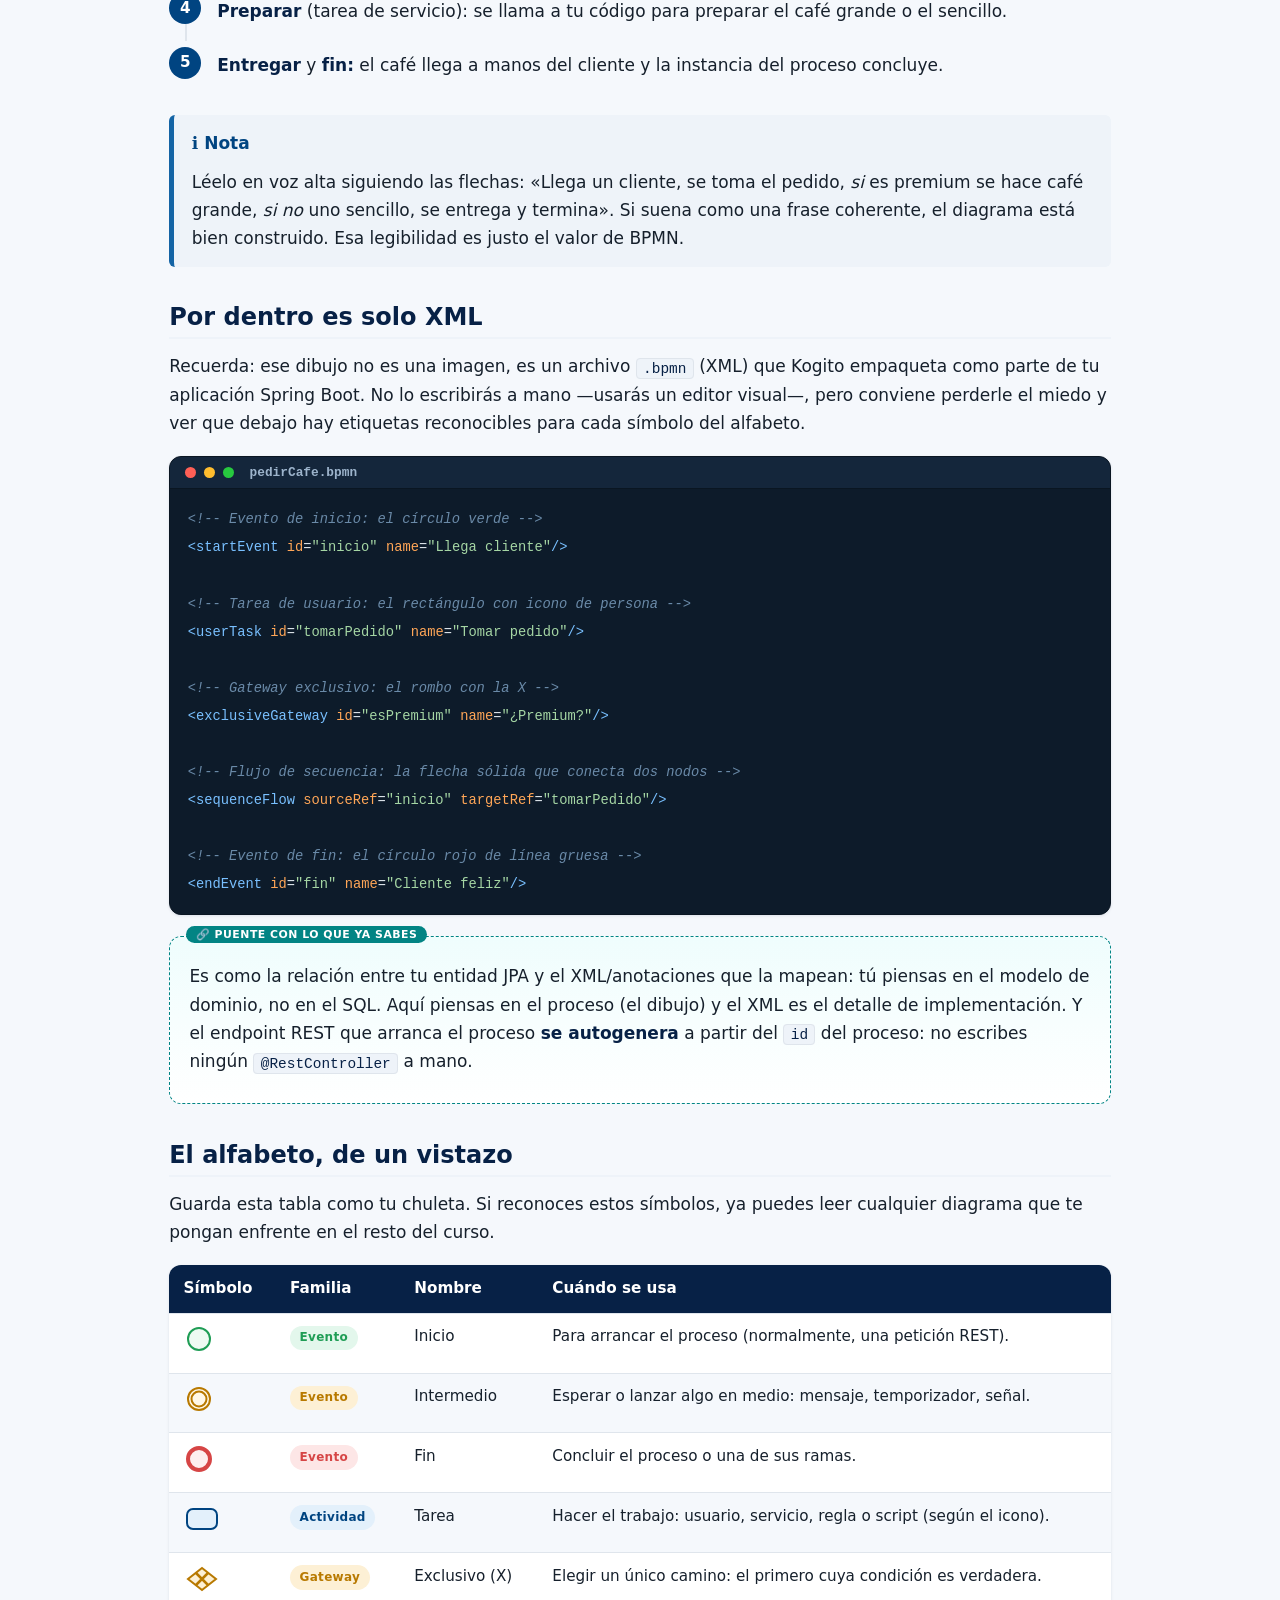
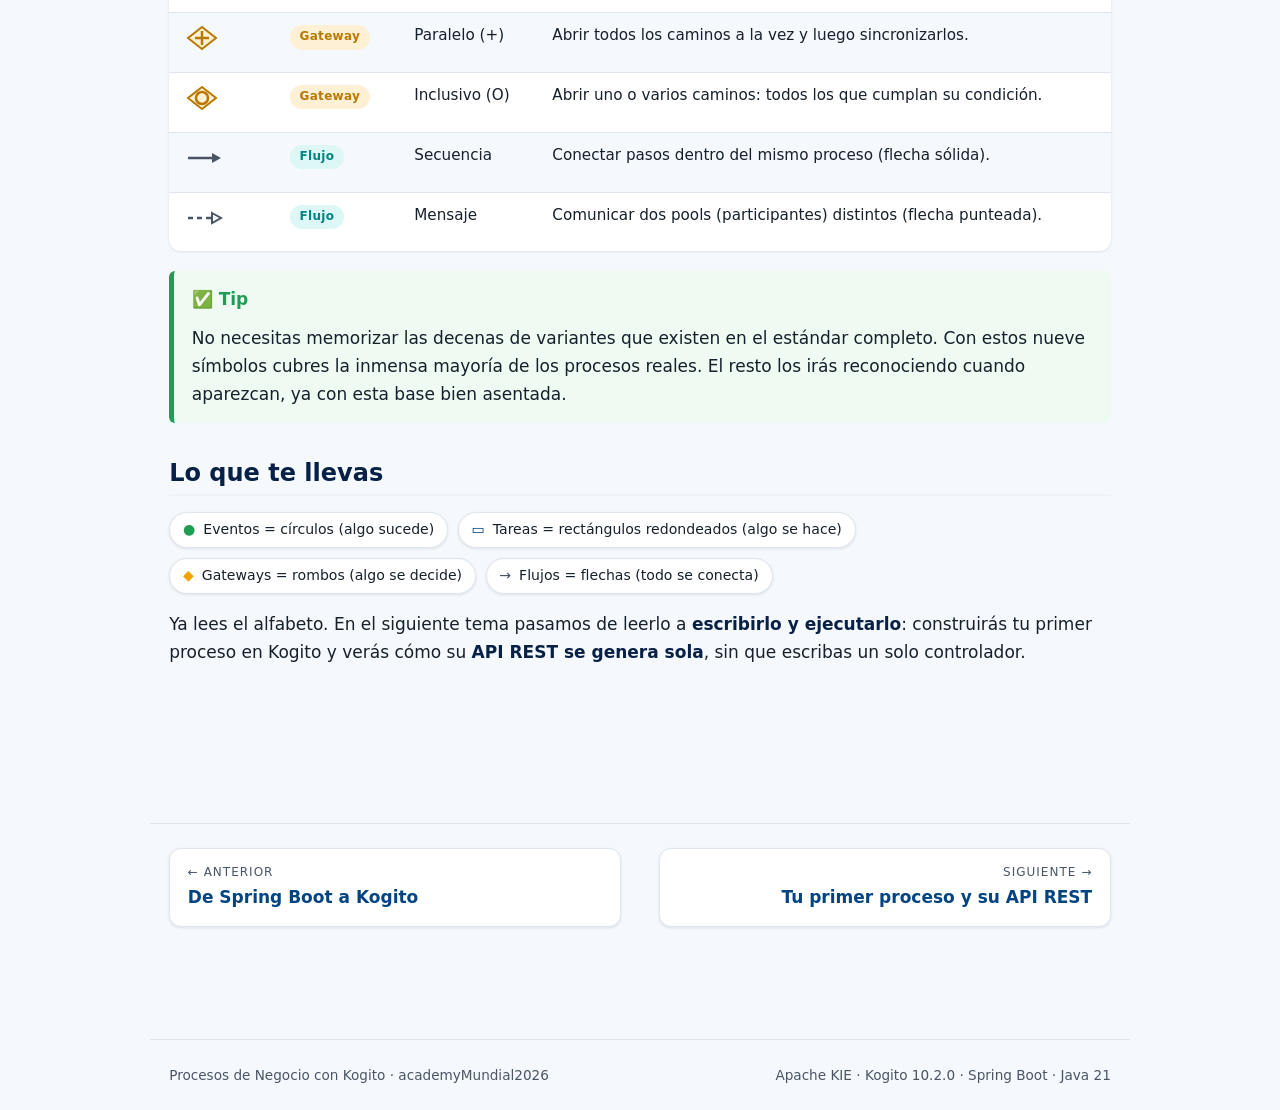
<file: kogito/paginas/03-bpmn-alfabeto.html>
<!DOCTYPE html>
<html lang="es">
<head>
  <meta charset="UTF-8">
  <meta name="viewport" content="width=device-width, initial-scale=1.0">
  <title>Tema 03 · BPMN 2.0: el alfabeto del proceso — Procesos de Negocio con Kogito</title>
  <link rel="stylesheet" href="../assets/estilos.css">
</head>
<body>

  <!-- Barra superior -->
  <nav class="barra">
    <span class="marca"><span class="punto"></span> Procesos de Negocio con Kogito <small class="oculta-movil">· academy 2026</small></span>
    <span class="crece"></span>
    <a href="../index.html">Índice</a>
    <a href="02-de-springboot-a-kogito.html" class="oculta-movil">← Anterior</a>
    <a href="04-primer-proceso-rest.html">Siguiente →</a>
  </nav>

  <!-- Cabecera con degradado -->
  <header class="cabecera">
    <span class="etiqueta">Tema 03</span>
    <h1>BPMN 2.0: el alfabeto del proceso</h1>
    <p class="bajada">Antes de programar un solo proceso necesitas leer su notación. BPMN es el alfabeto compartido con el que dibujarás —y ejecutarás— la lógica de negocio en Kogito.</p>
  </header>

  <main class="envoltura">

    <!-- =====================================================
         1. BPMN como estándar de la OMG
         ===================================================== -->
    <section class="seccion">
      <h2>Un alfabeto que todos leen igual</h2>
      <p><strong>BPMN</strong> son las siglas de <em>Business Process Model and Notation</em>: una notación gráfica estándar para describir procesos de negocio. La mantiene la <strong>OMG</strong> (Object Management Group), el mismo organismo detrás de UML. Su versión vigente es <strong>BPMN 2.0</strong>, y lo importante es esto: no es un dibujo bonito que luego alguien traduce a código, <em>es</em> el código. El archivo <code class="en-linea">.bpmn</code> que dibujas es XML ejecutable que Kogito convierte en un servicio real.</p>

      <p>Piensa en BPMN como un <strong>alfabeto</strong>. Igual que con 27 letras puedes escribir cualquier palabra en español, con un puñado de símbolos BPMN puedes describir desde una compra de café hasta la apertura de una cuenta bancaria. Y como es un estándar, cualquier analista de negocio, arquitecto o motor (jBPM, Kogito, Camunda, Activiti…) lee exactamente lo mismo. Cero ambigüedad.</p>

      <div class="puente">
        <p>Un diagrama BPMN es como un <strong>diagrama de flujo de toda la vida</strong> —de esos que dibujabas en una servilleta para explicar un algoritmo— pero con dos superpoderes: está <strong>estandarizado</strong> (los símbolos significan lo mismo en cualquier empresa del mundo) y es <strong>ejecutable</strong> (el motor lo corre tal cual, sin que tengas que reescribirlo en Java). La servilleta se volvió un artefacto desplegable.</p>
      </div>

      <div class="aviso tip">
        <div class="titulo">✅ Tip</div>
        <p>El nombre completo lo dice todo: <em>Model and Notation</em>. <strong>Model</strong> es la semántica (qué significa cada cosa al ejecutarse) y <strong>Notation</strong> es la forma visual (cómo se dibuja). En este tema aprendes la notación; en los siguientes le darás vida con datos y reglas.</p>
      </div>
    </section>

    <!-- =====================================================
         2. Las 4 familias de símbolos
         ===================================================== -->
    <section class="seccion">
      <h2>Las 4 familias de símbolos</h2>
      <p>BPMN se reduce a cuatro grandes familias. Si dominas estas cuatro, lees el 90% de los diagramas que verás en tu vida profesional. Vamos una por una, con su símbolo auténtico dibujado al lado.</p>

      <div class="chips">
        <span class="chip"><span class="ico"><svg viewBox="0 0 24 24"><circle cx="12" cy="12" r="9" fill="none" stroke="#1f9d55" stroke-width="2"></circle></svg></span> <span class="bpmn-evento">Eventos</span></span>
        <span class="chip"><span class="ico"><svg viewBox="0 0 24 24"><rect x="3" y="6" width="18" height="12" rx="3" fill="none" stroke="#004481" stroke-width="2"></rect></svg></span> <span class="bpmn-tarea">Actividades</span></span>
        <span class="chip"><span class="ico"><svg viewBox="0 0 24 24"><path d="M12 3 L21 12 L12 21 L3 12 Z" fill="none" stroke="#f0a202" stroke-width="2"></path></svg></span> <span class="bpmn-gateway">Gateways</span></span>
        <span class="chip"><span class="ico"><svg viewBox="0 0 24 24"><line x1="3" y1="12" x2="18" y2="12" stroke="#495567" stroke-width="2"></line><path d="M16 8 L22 12 L16 16 Z" fill="#495567"></path></svg></span> <span class="bpmn-flujo">Flujos</span></span>
      </div>

      <!-- ----- FAMILIA 1: EVENTOS ----- -->
      <h3>1. Eventos — algo que <em>sucede</em></h3>
      <p>Los eventos son <strong>círculos</strong> y representan cosas que ocurren durante el proceso: que empiece, que termine, o algo que pasa en medio (un mensaje que llega, un temporizador que vence). El grosor y la cantidad de líneas del círculo te dicen de qué tipo es.</p>

      <figure class="diagrama">
        <svg viewBox="0 0 620 170" role="img" aria-label="Tres tipos de evento BPMN: inicio con línea fina, intermedio con doble círculo y fin con línea gruesa">
          <defs>
            <marker id="flecha" markerWidth="10" markerHeight="10" refX="8" refY="3" orient="auto" markerUnits="strokeWidth">
              <path d="M0,0 L8,3 L0,6 Z" fill="#495567"></path>
            </marker>
          </defs>
          <!-- Inicio: línea fina -->
          <circle cx="100" cy="70" r="34" fill="#eefaf2" stroke="#1f9d55" stroke-width="2"></circle>
          <text x="100" y="135" text-anchor="middle" class="svg-texto-b">Inicio</text>
          <text x="100" y="155" text-anchor="middle" class="svg-texto">línea fina</text>
          <!-- Intermedio: doble círculo -->
          <circle cx="310" cy="70" r="34" fill="#fff7e6" stroke="#b87900" stroke-width="2"></circle>
          <circle cx="310" cy="70" r="28" fill="none" stroke="#b87900" stroke-width="2"></circle>
          <text x="310" y="135" text-anchor="middle" class="svg-texto-b">Intermedio</text>
          <text x="310" y="155" text-anchor="middle" class="svg-texto">doble círculo</text>
          <!-- Fin: línea gruesa -->
          <circle cx="520" cy="70" r="34" fill="#fdeeee" stroke="#d64545" stroke-width="5"></circle>
          <text x="520" y="135" text-anchor="middle" class="svg-texto-b">Fin</text>
          <text x="520" y="155" text-anchor="middle" class="svg-texto">línea gruesa</text>
        </svg>
        <figcaption>Los tres eventos básicos. Truco para recordarlos: la línea engorda conforme avanzas en el tiempo (fino al empezar, grueso al terminar).</figcaption>
      </figure>

      <table class="tabla">
        <thead><tr><th>Evento</th><th>Aspecto</th><th>Significa</th></tr></thead>
        <tbody>
          <tr><td><strong>Inicio</strong></td><td>Círculo de línea fina</td><td>Por dónde arranca el proceso. Suele dispararse con una petición REST.</td></tr>
          <tr><td><strong>Intermedio</strong></td><td>Doble círculo</td><td>Algo que pasa en medio: esperar un mensaje, un temporizador, lanzar una señal.</td></tr>
          <tr><td><strong>Fin</strong></td><td>Círculo de línea gruesa</td><td>El proceso (o esa rama) concluye. Puede devolver un resultado.</td></tr>
        </tbody>
      </table>

      <div class="aviso">
        <div class="titulo">ℹ️ Nota</div>
        <p>Dentro del círculo se dibuja a veces un iconito (un sobre = mensaje, un reloj = temporizador, un triángulo = señal). El círculo te dice <em>cuándo</em> en el flujo; el icono te dice <em>qué</em> lo dispara. Por ahora basta con reconocer el círculo y su grosor.</p>
      </div>

      <!-- ----- FAMILIA 2: ACTIVIDADES / TAREAS ----- -->
      <h3>2. Actividades — el <em>trabajo</em> que se hace</h3>
      <p>Una <strong>tarea</strong> es un rectángulo de esquinas redondeadas. Es donde realmente <em>pasa algo</em>: se llama a un servicio, una persona aprueba un documento, se evalúan reglas. El tipo de tarea se indica con un <strong>iconito en la esquina superior izquierda</strong>, y esto importa muchísimo porque le dice al motor <em>quién</em> ejecuta el trabajo.</p>

      <figure class="diagrama">
        <svg viewBox="0 0 680 180" role="img" aria-label="Cuatro tipos de tarea BPMN: usuario con icono de persona, servicio con engrane, regla de negocio con tabla y script con documento">
          <!-- Tarea de usuario -->
          <rect x="20" y="30" width="150" height="70" rx="12" class="svg-borde" fill="#e3f0fb"></rect>
          <g stroke="#004481" stroke-width="1.8" fill="none">
            <circle cx="38" cy="46" r="5"></circle>
            <path d="M30 60 Q38 50 46 60"></path>
          </g>
          <text x="95" y="72" text-anchor="middle" class="svg-texto-b">Usuario</text>
          <text x="95" y="130" text-anchor="middle" class="svg-texto">persona aprueba</text>

          <!-- Tarea de servicio -->
          <rect x="190" y="30" width="150" height="70" rx="12" class="svg-borde" fill="#e3f0fb"></rect>
          <g stroke="#004481" stroke-width="1.8" fill="none">
            <circle cx="208" cy="48" r="6"></circle>
            <circle cx="208" cy="48" r="2.3" fill="#004481"></circle>
            <path d="M208 40 V36 M208 56 V60 M200 48 H196 M216 48 H220 M202.5 42.5 L199.5 39.5 M213.5 42.5 L216.5 39.5 M202.5 53.5 L199.5 56.5 M213.5 53.5 L216.5 56.5"></path>
          </g>
          <text x="265" y="72" text-anchor="middle" class="svg-texto-b">Servicio</text>
          <text x="265" y="130" text-anchor="middle" class="svg-texto">llama a tu código</text>

          <!-- Tarea de regla de negocio -->
          <rect x="360" y="30" width="150" height="70" rx="12" class="svg-borde" fill="#e3f0fb"></rect>
          <g stroke="#004481" stroke-width="1.6" fill="none">
            <rect x="200" y="0" width="0" height="0"></rect>
            <rect x="372" y="38" width="22" height="16"></rect>
            <line x1="372" y1="44" x2="394" y2="44"></line>
            <line x1="379.5" y1="38" x2="379.5" y2="54"></line>
          </g>
          <text x="435" y="72" text-anchor="middle" class="svg-texto-b">Regla</text>
          <text x="435" y="130" text-anchor="middle" class="svg-texto">decide con Drools</text>

          <!-- Tarea de script -->
          <rect x="530" y="30" width="130" height="70" rx="12" class="svg-borde" fill="#e3f0fb"></rect>
          <g stroke="#004481" stroke-width="1.6" fill="none">
            <path d="M544 38 H560 L566 44 V58 H544 Z"></path>
            <path d="M560 38 V44 H566"></path>
            <line x1="548" y1="49" x2="562" y2="49"></line>
            <line x1="548" y1="53" x2="560" y2="53"></line>
          </g>
          <text x="595" y="72" text-anchor="middle" class="svg-texto-b">Script</text>
          <text x="595" y="130" text-anchor="middle" class="svg-texto">expresión breve</text>
        </svg>
        <figcaption>El cuerpo es siempre el mismo rectángulo redondeado; lo que cambia es el icono de la esquina, que define el comportamiento al ejecutarse.</figcaption>
      </figure>

      <table class="tabla">
        <thead><tr><th>Tarea</th><th>Icono</th><th>Quién la ejecuta</th><th>Analogía Spring</th></tr></thead>
        <tbody>
          <tr><td><strong>Usuario</strong></td><td>Persona</td><td>Un humano: claim, complete vía formulario o REST.</td><td>Como una pantalla que espera la acción de un usuario.</td></tr>
          <tr><td><strong>Servicio</strong></td><td>Engrane</td><td>Tu código: un método de un <code>@Bean</code> o una llamada REST.</td><td>Invocar un <code>@Service</code> que ya tienes inyectado.</td></tr>
          <tr><td><strong>Regla de negocio</strong></td><td>Tabla</td><td>El motor de reglas Drools (DRL o DMN).</td><td>Externalizar un <code>if</code> gigante a reglas mantenibles.</td></tr>
          <tr><td><strong>Script</strong></td><td>Documento</td><td>Una expresión corta evaluada en línea por el motor.</td><td>Una transformación trivial sin salir al servicio.</td></tr>
        </tbody>
      </table>

      <div class="aviso ojo">
        <div class="titulo">⚠️ Ojo</div>
        <p>La <strong>tarea de script</strong> es para lógica trivial (asignar una variable, formatear un texto). Si te descubres metiendo lógica de negocio importante en un script, casi siempre es señal de que debería ser una <strong>tarea de servicio</strong> (tu código, testeable con JUnit) o una <strong>tarea de regla</strong> (Drools). Mantén los scripts pequeños.</p>
      </div>

      <!-- ----- FAMILIA 3: GATEWAYS ----- -->
      <h3>3. Gateways (compuertas) — el <em>control</em> del flujo</h3>
      <p>Un <strong>gateway</strong> es un <strong>rombo</strong> y controla por dónde sigue el proceso: bifurca el camino o vuelve a unir varios. El símbolo dentro del rombo te dice qué clase de decisión toma. Estos son los tres que usarás todo el tiempo.</p>

      <figure class="diagrama">
        <svg viewBox="0 0 640 180" role="img" aria-label="Tres gateways BPMN: exclusivo con equis, paralelo con cruz e inclusivo con círculo">
          <!-- Exclusivo (X) -->
          <path d="M100 25 L155 80 L100 135 L45 80 Z" fill="#fdf0d5" stroke="#b87900" stroke-width="2"></path>
          <path d="M82 62 L118 98 M118 62 L82 98" stroke="#b87900" stroke-width="4" fill="none"></path>
          <text x="100" y="162" text-anchor="middle" class="svg-texto-b">Exclusivo (XOR)</text>

          <!-- Paralelo (+) -->
          <path d="M320 25 L375 80 L320 135 L265 80 Z" fill="#fdf0d5" stroke="#b87900" stroke-width="2"></path>
          <path d="M320 60 V100 M300 80 H340" stroke="#b87900" stroke-width="4" fill="none"></path>
          <text x="320" y="162" text-anchor="middle" class="svg-texto-b">Paralelo (AND)</text>

          <!-- Inclusivo (O) -->
          <path d="M540 25 L595 80 L540 135 L485 80 Z" fill="#fdf0d5" stroke="#b87900" stroke-width="2"></path>
          <circle cx="540" cy="80" r="18" fill="none" stroke="#b87900" stroke-width="4"></circle>
          <text x="540" y="162" text-anchor="middle" class="svg-texto-b">Inclusivo (OR)</text>
        </svg>
        <figcaption>Mismo rombo, distinto símbolo interno. La <strong>X</strong> elige un solo camino; el <strong>+</strong> los abre todos a la vez; el <strong>O</strong> abre los que cumplan su condición.</figcaption>
      </figure>

      <table class="tabla">
        <thead><tr><th>Gateway</th><th>Símbolo</th><th>Comportamiento</th><th>En Java sería…</th></tr></thead>
        <tbody>
          <tr><td><strong>Exclusivo</strong> (XOR)</td><td>X</td><td>Toma <strong>un solo</strong> camino: el primero cuya condición es verdadera. El resto se ignora.</td><td>Un <code>if / else if / else</code>.</td></tr>
          <tr><td><strong>Paralelo</strong> (AND)</td><td>+</td><td>Activa <strong>todos</strong> los caminos a la vez, sin condiciones. Al unir, espera a que todos terminen.</td><td>Lanzar varios hilos y hacer un <code>join</code>.</td></tr>
          <tr><td><strong>Inclusivo</strong> (OR)</td><td>O</td><td>Activa <strong>uno o varios</strong> caminos: todos los que cumplan su condición.</td><td>Varios <code>if</code> independientes que pueden cumplirse a la vez.</td></tr>
        </tbody>
      </table>

      <div class="aviso alto">
        <div class="titulo">⛔ Importante</div>
        <p>En un gateway <strong>exclusivo</strong> siempre define una <strong>ruta por defecto</strong> (la que se toma si ninguna condición se cumple). Si olvidas el caso «ninguna condición es verdadera», la instancia se queda atascada sin saber por dónde seguir. Es el equivalente a un <code>switch</code> sin <code>default</code>.</p>
      </div>

      <!-- ----- FAMILIA 4: FLUJOS ----- -->
      <h3>4. Flujos — las <em>conexiones</em></h3>
      <p>Los flujos son las <strong>flechas</strong> que conectan todo lo anterior. Hay dos que debes distinguir bien: el flujo de secuencia (dentro de un mismo proceso) y el flujo de mensaje (entre procesos distintos).</p>

      <figure class="diagrama">
        <svg viewBox="0 0 620 150" role="img" aria-label="Flujo de secuencia con flecha sólida y flujo de mensaje con flecha punteada">
          <!-- Secuencia: sólida -->
          <line x1="40" y1="45" x2="240" y2="45" class="svg-flecha"></line>
          <text x="140" y="30" text-anchor="middle" class="svg-texto-b">Flujo de secuencia</text>
          <text x="140" y="75" text-anchor="middle" class="svg-texto">sólida · dentro del proceso</text>

          <!-- Mensaje: punteada -->
          <line x1="380" y1="45" x2="580" y2="45" stroke="#495567" stroke-width="2" stroke-dasharray="7 5" fill="none" marker-end="url(#flecha)"></line>
          <text x="480" y="30" text-anchor="middle" class="svg-texto-b">Flujo de mensaje</text>
          <text x="480" y="75" text-anchor="middle" class="svg-texto">punteada · entre procesos</text>

          <text x="310" y="125" text-anchor="middle" class="svg-texto">La línea continua manda dentro de casa; la punteada cruza fronteras.</text>
        </svg>
        <figcaption>Una flecha sólida ordena el paso siguiente dentro del proceso. Una flecha punteada representa un mensaje que viaja entre dos participantes (pools) diferentes.</figcaption>
      </figure>

      <div class="aviso">
        <div class="titulo">ℹ️ Nota</div>
        <p>Hay un tercer tipo, la <strong>asociación</strong> (línea de puntos finos), que solo enlaza anotaciones o datos a un elemento; no controla la ejecución. La verás de vez en cuando, pero las protagonistas son las dos de arriba.</p>
      </div>
    </section>

    <!-- =====================================================
         3. Pools y Lanes
         ===================================================== -->
    <section class="seccion">
      <h2>Pools y carriles: ¿quién hace cada cosa?</h2>
      <p>Cuando un proceso involucra a varios <strong>responsables</strong> (un cliente, un cajero, un sistema), BPMN los organiza con <strong>pools</strong> y <strong>lanes</strong> (carriles). Un <strong>pool</strong> es un participante completo (toda una organización o sistema). Un <strong>lane</strong> es una subdivisión dentro del pool: típicamente un rol o departamento. La regla mental es sencilla: <em>cada cosa va en el carril de quien la ejecuta</em>.</p>

      <figure class="diagrama">
        <svg viewBox="0 0 720 280" role="img" aria-label="Pool de cafetería con dos carriles: cliente y barista, mostrando un proceso que cruza ambos">
          <!-- Pool -->
          <rect x="20" y="20" width="680" height="240" fill="#ffffff" stroke="#004481" stroke-width="2"></rect>
          <!-- Etiqueta vertical del pool -->
          <rect x="20" y="20" width="34" height="240" fill="#072146" stroke="#004481" stroke-width="2"></rect>
          <text x="37" y="140" text-anchor="middle" transform="rotate(-90 37 140)" fill="#ffffff" class="svg-texto-b">Cafetería</text>

          <!-- Línea divisoria entre carriles -->
          <line x1="54" y1="140" x2="700" y2="140" stroke="#004481" stroke-width="1.5"></line>
          <!-- Etiquetas de carriles -->
          <rect x="54" y="20" width="30" height="120" fill="#eef3f9" stroke="#004481" stroke-width="1.5"></rect>
          <text x="69" y="80" text-anchor="middle" transform="rotate(-90 69 80)" class="svg-texto-b">Cliente</text>
          <rect x="54" y="140" width="30" height="120" fill="#eef3f9" stroke="#004481" stroke-width="1.5"></rect>
          <text x="69" y="200" text-anchor="middle" transform="rotate(-90 69 200)" class="svg-texto-b">Barista</text>

          <!-- Carril Cliente -->
          <circle cx="130" cy="80" r="20" fill="#eefaf2" stroke="#1f9d55" stroke-width="2"></circle>
          <rect x="200" y="58" width="130" height="44" rx="10" class="svg-borde" fill="#e3f0fb"></rect>
          <text x="265" y="85" text-anchor="middle" class="svg-texto-b">Hacer pedido</text>

          <!-- Carril Barista -->
          <rect x="420" y="178" width="140" height="44" rx="10" class="svg-borde" fill="#e3f0fb"></rect>
          <text x="490" y="205" text-anchor="middle" class="svg-texto-b">Preparar café</text>
          <circle cx="640" cy="200" r="20" fill="#fdeeee" stroke="#d64545" stroke-width="4"></circle>

          <!-- Flujos de secuencia -->
          <line x1="150" y1="80" x2="200" y2="80" class="svg-flecha"></line>
          <line x1="330" y1="80" x2="490" y2="80" class="svg-flecha"></line>
          <line x1="490" y1="80" x2="490" y2="178" class="svg-flecha"></line>
          <line x1="560" y1="200" x2="620" y2="200" class="svg-flecha"></line>
        </svg>
        <figcaption>Un pool «Cafetería» con dos carriles. La tarea «Hacer pedido» vive en el carril del cliente; «Preparar café», en el del barista. El flujo cruza de un carril al otro: así se ve de un vistazo quién es responsable de qué.</figcaption>
      </figure>

      <div class="puente">
        <p>Si en Spring repartes responsabilidades en capas (<code class="en-linea">@Controller</code>, <code class="en-linea">@Service</code>, <code class="en-linea">@Repository</code>) para que cada clase tenga un único motivo de cambio, los <strong>carriles</strong> hacen lo mismo a nivel de proceso: separan <em>quién</em> hace qué. Leer un BPMN bien organizado por carriles es como leer un paquete bien organizado por responsabilidades.</p>
      </div>

      <div class="aviso tip">
        <div class="titulo">✅ Tip</div>
        <p>Las flechas de <strong>secuencia</strong> (sólidas) pueden cruzar entre carriles del <em>mismo</em> pool sin problema. Pero entre <strong>pools distintos</strong> solo se comunican con flechas de <strong>mensaje</strong> (punteadas): cada pool es un proceso independiente que «conversa» con el otro, nunca le ordena directamente.</p>
      </div>
    </section>

    <!-- =====================================================
         4. Mini-proceso completo: pedir un café
         ===================================================== -->
    <section class="seccion">
      <h2>Un proceso completo, de izquierda a derecha</h2>
      <p>Juntemos todo el alfabeto en una sola frase. Este es el proceso «pedir un café», leído como leerías una línea de texto: <strong>de izquierda a derecha</strong>. Fíjate cómo aparecen las cuatro familias: un evento de inicio, varias tareas, un gateway exclusivo que decide, y un evento de fin.</p>

      <figure class="diagrama">
        <svg viewBox="0 0 980 240" role="img" aria-label="Proceso pedir un café: inicio, tomar pedido, decidir tamaño según presupuesto, preparar café grande o sencillo, entregar y fin">
          <!-- Inicio -->
          <circle cx="50" cy="110" r="26" fill="#eefaf2" stroke="#1f9d55" stroke-width="2"></circle>
          <text x="50" y="160" text-anchor="middle" class="svg-texto">Llega cliente</text>

          <!-- Tarea: tomar pedido (usuario) -->
          <rect x="110" y="84" width="130" height="52" rx="12" class="svg-borde" fill="#e3f0fb"></rect>
          <g stroke="#004481" stroke-width="1.6" fill="none">
            <circle cx="124" cy="98" r="4"></circle>
            <path d="M118 110 Q124 102 130 110"></path>
          </g>
          <text x="178" y="115" text-anchor="middle" class="svg-texto-b">Tomar pedido</text>

          <!-- Gateway exclusivo -->
          <path d="M330 80 L372 110 L330 140 L288 110 Z" fill="#fdf0d5" stroke="#b87900" stroke-width="2"></path>
          <path d="M318 98 L342 122 M342 98 L318 122" stroke="#b87900" stroke-width="3.5" fill="none"></path>
          <text x="330" y="168" text-anchor="middle" class="svg-texto">¿Premium?</text>

          <!-- Tarea servicio: café grande (rama sí, arriba) -->
          <rect x="430" y="30" width="150" height="50" rx="12" class="svg-borde" fill="#e3f0fb"></rect>
          <g stroke="#004481" stroke-width="1.5" fill="none">
            <circle cx="444" cy="44" r="5"></circle>
            <path d="M444 38 V34 M444 50 V54 M438 44 H434 M450 44 H454"></path>
          </g>
          <text x="505" y="60" text-anchor="middle" class="svg-texto-b">Café grande</text>

          <!-- Tarea servicio: café sencillo (rama no, abajo) -->
          <rect x="430" y="140" width="150" height="50" rx="12" class="svg-borde" fill="#e3f0fb"></rect>
          <g stroke="#004481" stroke-width="1.5" fill="none">
            <circle cx="444" cy="154" r="5"></circle>
            <path d="M444 148 V144 M444 160 V164 M438 154 H434 M450 154 H454"></path>
          </g>
          <text x="505" y="170" text-anchor="middle" class="svg-texto-b">Café sencillo</text>

          <!-- Tarea: entregar -->
          <rect x="680" y="84" width="130" height="52" rx="12" class="svg-borde" fill="#e3f0fb"></rect>
          <text x="745" y="115" text-anchor="middle" class="svg-texto-b">Entregar</text>

          <!-- Fin -->
          <circle cx="910" cy="110" r="26" fill="#fdeeee" stroke="#d64545" stroke-width="4"></circle>
          <text x="910" y="160" text-anchor="middle" class="svg-texto">Cliente feliz</text>

          <!-- Flujos -->
          <line x1="76" y1="110" x2="110" y2="110" class="svg-flecha"></line>
          <line x1="240" y1="110" x2="288" y2="110" class="svg-flecha"></line>
          <!-- a café grande (sí) -->
          <path d="M330 80 L330 55 L430 55" class="svg-flecha"></path>
          <text x="382" y="48" text-anchor="middle" class="svg-texto">sí</text>
          <!-- a café sencillo (no, default) -->
          <path d="M330 140 L330 165 L430 165" class="svg-flecha"></path>
          <text x="378" y="182" text-anchor="middle" class="svg-texto">no (por defecto)</text>
          <!-- unión hacia entregar -->
          <path d="M580 55 L680 55 L680 100" class="svg-flecha"></path>
          <path d="M580 165 L680 165 L680 120" class="svg-flecha"></path>
          <line x1="810" y1="110" x2="884" y2="110" class="svg-flecha"></line>
        </svg>
        <figcaption>«Pedir un café» con todo el alfabeto: inicio (verde) → tarea de usuario → gateway exclusivo que pregunta «¿Premium?» → una de dos tareas de servicio → tarea de entrega → fin (rojo). Una sola frase visual, ejecutable tal cual.</figcaption>
      </figure>

      <ol class="pasos">
        <li><strong>Inicio:</strong> llega el cliente. En Kogito, esto equivale a un <code class="en-linea">POST /pedirCafe</code> con los datos del pedido.</li>
        <li><strong>Tomar pedido</strong> (tarea de usuario): el barista captura qué quiere el cliente.</li>
        <li><strong>¿Premium?</strong> (gateway exclusivo): según el pedido, el flujo se bifurca hacia <em>una sola</em> rama. La rama «no» es la ruta por defecto.</li>
        <li><strong>Preparar</strong> (tarea de servicio): se llama a tu código para preparar el café grande o el sencillo.</li>
        <li><strong>Entregar</strong> y <strong>fin:</strong> el café llega a manos del cliente y la instancia del proceso concluye.</li>
      </ol>

      <div class="aviso">
        <div class="titulo">ℹ️ Nota</div>
        <p>Léelo en voz alta siguiendo las flechas: «Llega un cliente, se toma el pedido, <em>si</em> es premium se hace café grande, <em>si no</em> uno sencillo, se entrega y termina». Si suena como una frase coherente, el diagrama está bien construido. Esa legibilidad es justo el valor de BPMN.</p>
      </div>
    </section>

    <!-- =====================================================
         5. ¿Cómo se ve por dentro?
         ===================================================== -->
    <section class="seccion">
      <h2>Por dentro es solo XML</h2>
      <p>Recuerda: ese dibujo no es una imagen, es un archivo <code class="en-linea">.bpmn</code> (XML) que Kogito empaqueta como parte de tu aplicación Spring Boot. No lo escribirás a mano —usarás un editor visual—, pero conviene perderle el miedo y ver que debajo hay etiquetas reconocibles para cada símbolo del alfabeto.</p>

      <div class="codigo">
        <div class="barra-cod"><span class="sem r"></span><span class="sem a"></span><span class="sem v"></span><span class="arch">pedirCafe.bpmn</span></div>
        <pre><code><span class="cmt">&lt;!-- Evento de inicio: el círculo verde --&gt;</span>
<span class="kw">&lt;startEvent</span> <span class="typ">id</span>=<span class="str">"inicio"</span> <span class="typ">name</span>=<span class="str">"Llega cliente"</span><span class="kw">/&gt;</span>

<span class="cmt">&lt;!-- Tarea de usuario: el rectángulo con icono de persona --&gt;</span>
<span class="kw">&lt;userTask</span> <span class="typ">id</span>=<span class="str">"tomarPedido"</span> <span class="typ">name</span>=<span class="str">"Tomar pedido"</span><span class="kw">/&gt;</span>

<span class="cmt">&lt;!-- Gateway exclusivo: el rombo con la X --&gt;</span>
<span class="kw">&lt;exclusiveGateway</span> <span class="typ">id</span>=<span class="str">"esPremium"</span> <span class="typ">name</span>=<span class="str">"¿Premium?"</span><span class="kw">/&gt;</span>

<span class="cmt">&lt;!-- Flujo de secuencia: la flecha sólida que conecta dos nodos --&gt;</span>
<span class="kw">&lt;sequenceFlow</span> <span class="typ">sourceRef</span>=<span class="str">"inicio"</span> <span class="typ">targetRef</span>=<span class="str">"tomarPedido"</span><span class="kw">/&gt;</span>

<span class="cmt">&lt;!-- Evento de fin: el círculo rojo de línea gruesa --&gt;</span>
<span class="kw">&lt;endEvent</span> <span class="typ">id</span>=<span class="str">"fin"</span> <span class="typ">name</span>=<span class="str">"Cliente feliz"</span><span class="kw">/&gt;</span></code></pre>
      </div>

      <div class="puente">
        <p>Es como la relación entre tu entidad JPA y el XML/anotaciones que la mapean: tú piensas en el modelo de dominio, no en el SQL. Aquí piensas en el proceso (el dibujo) y el XML es el detalle de implementación. Y el endpoint REST que arranca el proceso <strong>se autogenera</strong> a partir del <code class="en-linea">id</code> del proceso: no escribes ningún <code class="en-linea">@RestController</code> a mano.</p>
      </div>
    </section>

    <!-- =====================================================
         6. Tabla resumen final
         ===================================================== -->
    <section class="seccion">
      <h2>El alfabeto, de un vistazo</h2>
      <p>Guarda esta tabla como tu chuleta. Si reconoces estos símbolos, ya puedes leer cualquier diagrama que te pongan enfrente en el resto del curso.</p>

      <table class="tabla">
        <thead><tr><th>Símbolo</th><th>Familia</th><th>Nombre</th><th>Cuándo se usa</th></tr></thead>
        <tbody>
          <tr>
            <td><svg viewBox="0 0 30 30" width="30" height="30"><circle cx="15" cy="15" r="11" fill="#eefaf2" stroke="#1f9d55" stroke-width="2"></circle></svg></td>
            <td><span class="pildora verde">Evento</span></td>
            <td>Inicio</td>
            <td>Para arrancar el proceso (normalmente, una petición REST).</td>
          </tr>
          <tr>
            <td><svg viewBox="0 0 30 30" width="30" height="30"><circle cx="15" cy="15" r="11" fill="#fff7e6" stroke="#b87900" stroke-width="2"></circle><circle cx="15" cy="15" r="7.5" fill="none" stroke="#b87900" stroke-width="2"></circle></svg></td>
            <td><span class="pildora ambar">Evento</span></td>
            <td>Intermedio</td>
            <td>Esperar o lanzar algo en medio: mensaje, temporizador, señal.</td>
          </tr>
          <tr>
            <td><svg viewBox="0 0 30 30" width="30" height="30"><circle cx="15" cy="15" r="11" fill="#fdeeee" stroke="#d64545" stroke-width="4"></circle></svg></td>
            <td><span class="pildora rojo">Evento</span></td>
            <td>Fin</td>
            <td>Concluir el proceso o una de sus ramas.</td>
          </tr>
          <tr>
            <td><svg viewBox="0 0 36 30" width="36" height="30"><rect x="3" y="5" width="30" height="20" rx="6" fill="#e3f0fb" stroke="#004481" stroke-width="2"></rect></svg></td>
            <td><span class="pildora azul">Actividad</span></td>
            <td>Tarea</td>
            <td>Hacer el trabajo: usuario, servicio, regla o script (según el icono).</td>
          </tr>
          <tr>
            <td><svg viewBox="0 0 36 30" width="36" height="30"><path d="M18 4 L32 15 L18 26 L4 15 Z" fill="#fdf0d5" stroke="#b87900" stroke-width="2"></path><path d="M12 9 L24 21 M24 9 L12 21" stroke="#b87900" stroke-width="2.5"></path></svg></td>
            <td><span class="pildora ambar">Gateway</span></td>
            <td>Exclusivo (X)</td>
            <td>Elegir un único camino: el primero cuya condición es verdadera.</td>
          </tr>
          <tr>
            <td><svg viewBox="0 0 36 30" width="36" height="30"><path d="M18 4 L32 15 L18 26 L4 15 Z" fill="#fdf0d5" stroke="#b87900" stroke-width="2"></path><path d="M18 8 V22 M11 15 H25" stroke="#b87900" stroke-width="2.5"></path></svg></td>
            <td><span class="pildora ambar">Gateway</span></td>
            <td>Paralelo (+)</td>
            <td>Abrir todos los caminos a la vez y luego sincronizarlos.</td>
          </tr>
          <tr>
            <td><svg viewBox="0 0 36 30" width="36" height="30"><path d="M18 4 L32 15 L18 26 L4 15 Z" fill="#fdf0d5" stroke="#b87900" stroke-width="2"></path><circle cx="18" cy="15" r="6" fill="none" stroke="#b87900" stroke-width="2.5"></circle></svg></td>
            <td><span class="pildora ambar">Gateway</span></td>
            <td>Inclusivo (O)</td>
            <td>Abrir uno o varios caminos: todos los que cumplan su condición.</td>
          </tr>
          <tr>
            <td><svg viewBox="0 0 40 30" width="40" height="30"><line x1="4" y1="15" x2="30" y2="15" stroke="#495567" stroke-width="2.5"></line><path d="M28 10 L37 15 L28 20 Z" fill="#495567"></path></svg></td>
            <td><span class="pildora aqua">Flujo</span></td>
            <td>Secuencia</td>
            <td>Conectar pasos dentro del mismo proceso (flecha sólida).</td>
          </tr>
          <tr>
            <td><svg viewBox="0 0 40 30" width="40" height="30"><line x1="4" y1="15" x2="30" y2="15" stroke="#495567" stroke-width="2.5" stroke-dasharray="5 4"></line><path d="M28 10 L37 15 L28 20 Z" fill="none" stroke="#495567" stroke-width="2"></path></svg></td>
            <td><span class="pildora aqua">Flujo</span></td>
            <td>Mensaje</td>
            <td>Comunicar dos pools (participantes) distintos (flecha punteada).</td>
          </tr>
        </tbody>
      </table>

      <div class="aviso tip">
        <div class="titulo">✅ Tip</div>
        <p>No necesitas memorizar las decenas de variantes que existen en el estándar completo. Con estos nueve símbolos cubres la inmensa mayoría de los procesos reales. El resto los irás reconociendo cuando aparezcan, ya con esta base bien asentada.</p>
      </div>
    </section>

    <!-- =====================================================
         Cierre
         ===================================================== -->
    <section class="seccion">
      <h2>Lo que te llevas</h2>
      <div class="chips">
        <span class="chip"><span class="bpmn-evento">●</span> Eventos = círculos (algo sucede)</span>
        <span class="chip"><span class="bpmn-tarea">▭</span> Tareas = rectángulos redondeados (algo se hace)</span>
        <span class="chip"><span class="bpmn-gateway">◆</span> Gateways = rombos (algo se decide)</span>
        <span class="chip"><span class="bpmn-flujo">→</span> Flujos = flechas (todo se conecta)</span>
      </div>
      <p>Ya lees el alfabeto. En el siguiente tema pasamos de leerlo a <strong>escribirlo y ejecutarlo</strong>: construirás tu primer proceso en Kogito y verás cómo su <strong>API REST se genera sola</strong>, sin que escribas un solo controlador.</p>
    </section>

  </main>

  <!-- Navegación de la serie -->
  <nav class="nav-serie envoltura">
    <a href="02-de-springboot-a-kogito.html"><div class="dir">← Anterior</div><div class="tit">De Spring Boot a Kogito</div></a>
    <a href="04-primer-proceso-rest.html" class="sig"><div class="dir">Siguiente →</div><div class="tit">Tu primer proceso y su API REST</div></a>
  </nav>

  <footer class="pie-pagina">
    <span>Procesos de Negocio con Kogito · academyMundial2026</span>
    <span>Apache KIE · Kogito 10.2.0 · Spring Boot · Java 21</span>
  </footer>

</body>
</html>
</file>
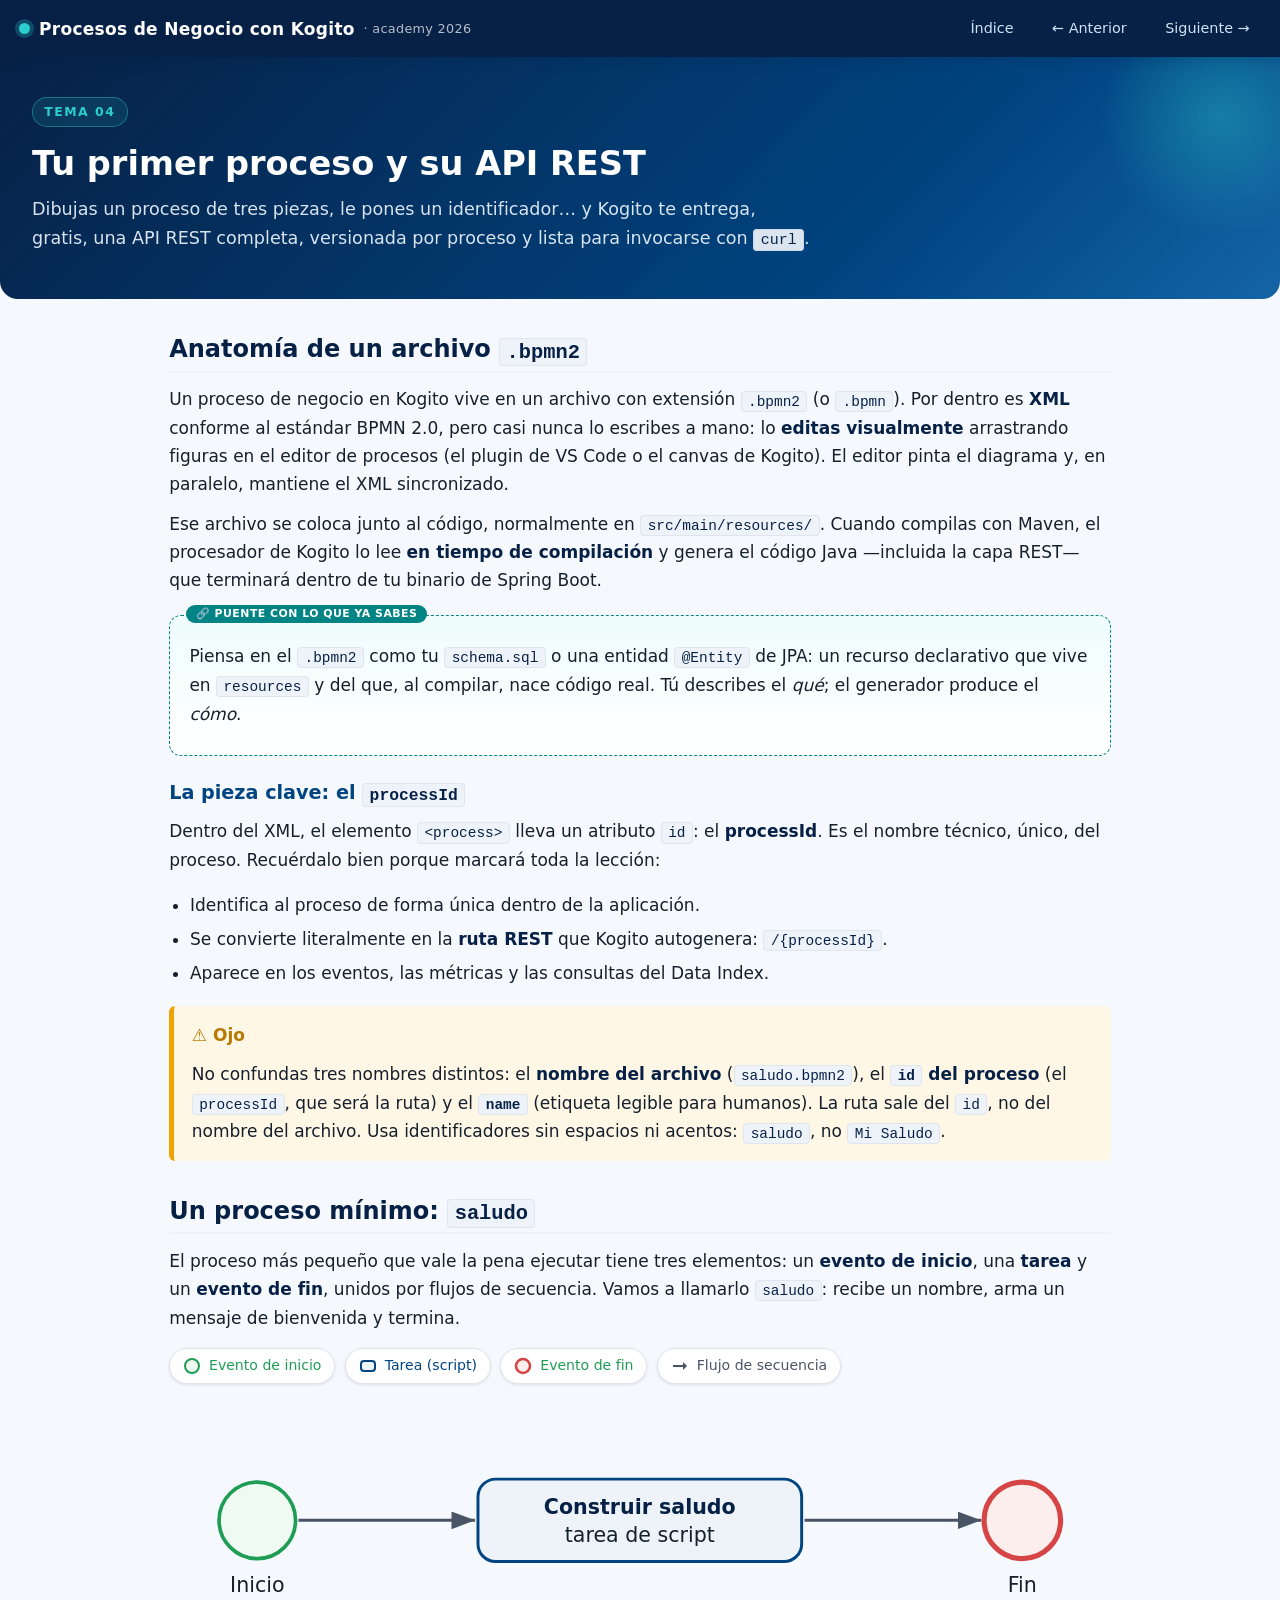
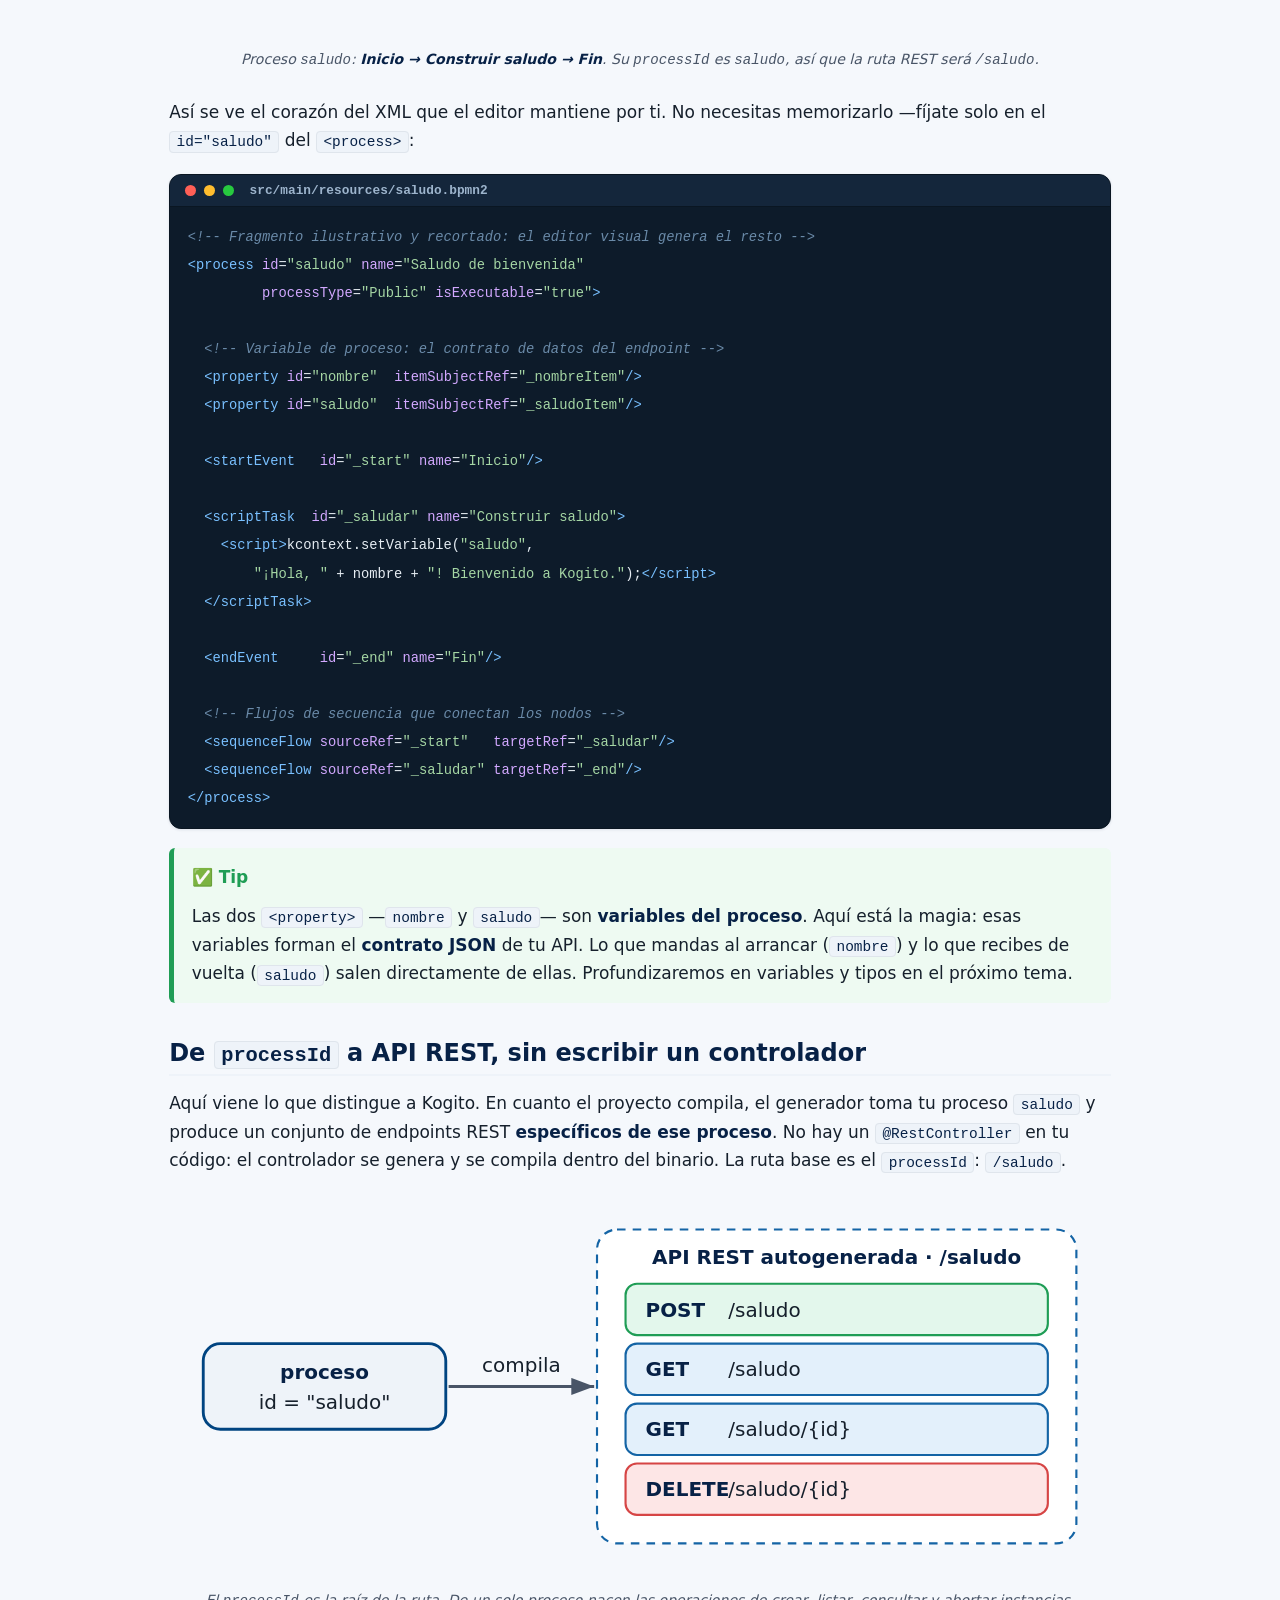
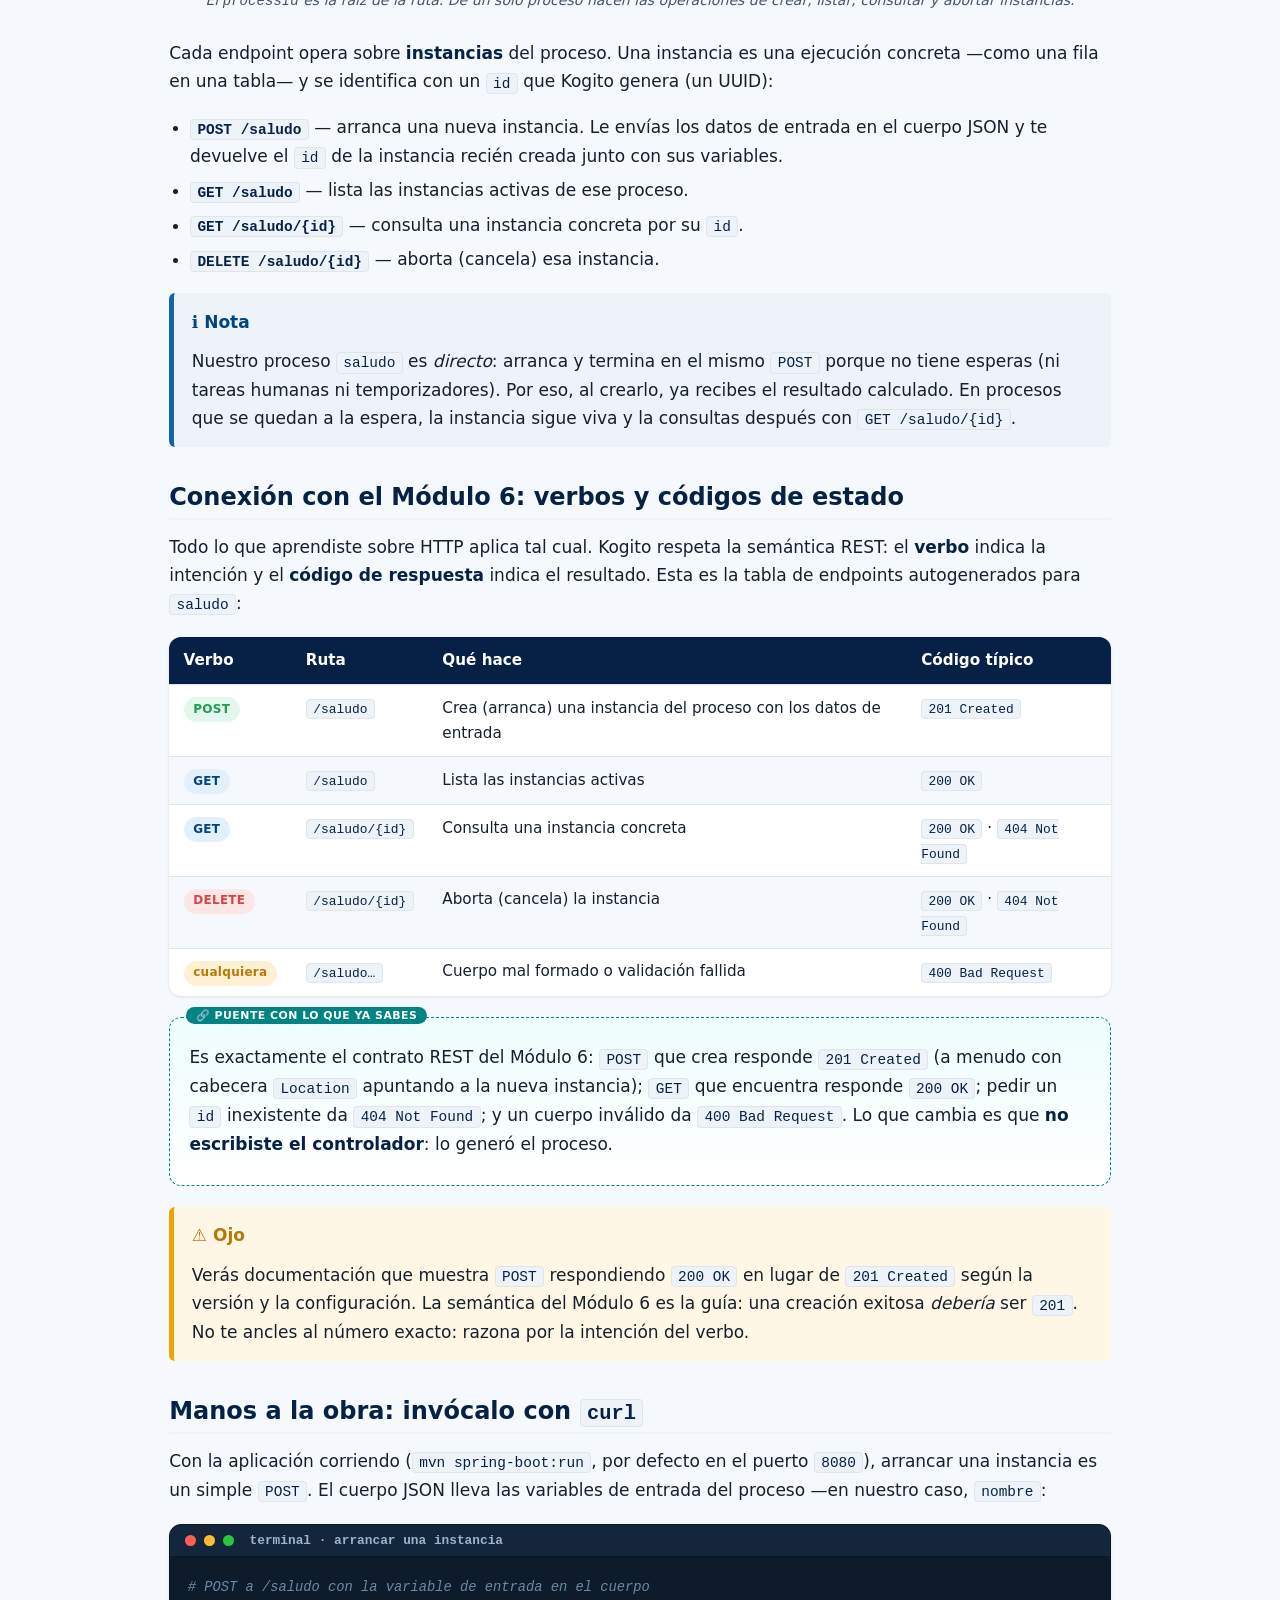
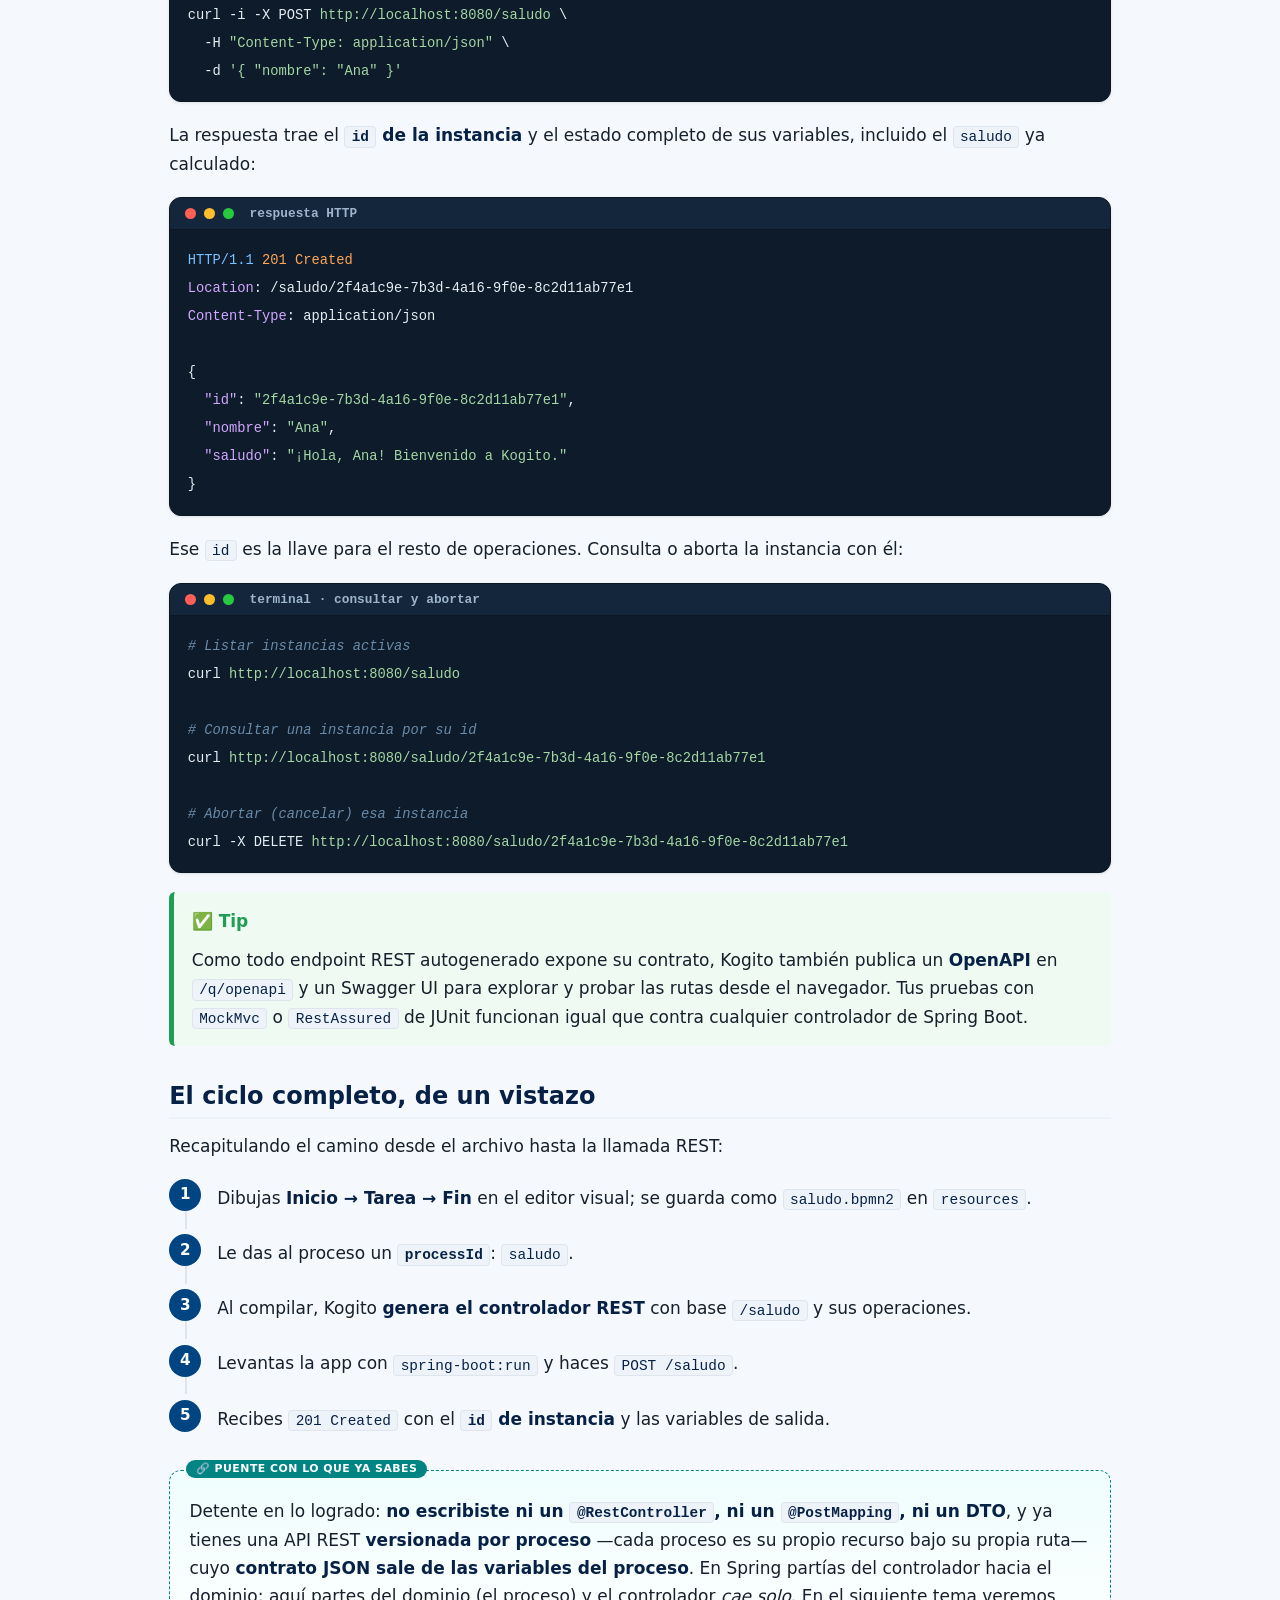
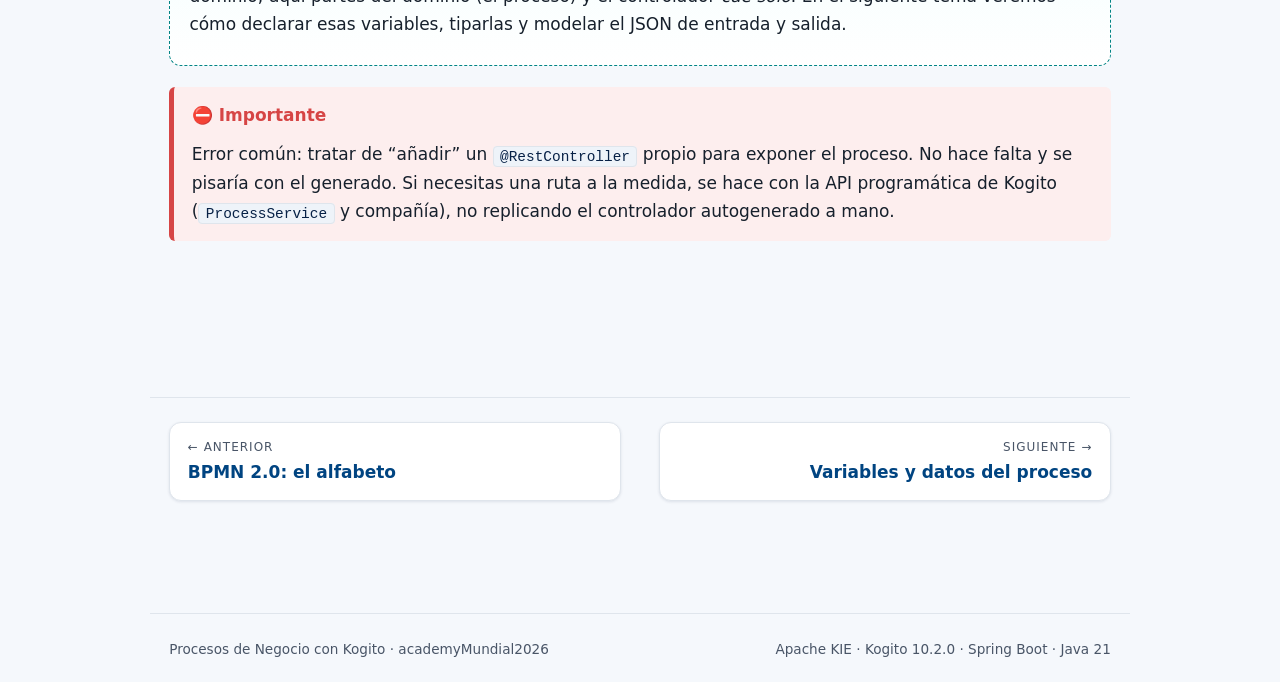
<file: kogito/paginas/04-primer-proceso-rest.html>
<!DOCTYPE html>
<html lang="es">
<head>
  <meta charset="UTF-8">
  <meta name="viewport" content="width=device-width, initial-scale=1.0">
  <title>Tema 04 · Tu primer proceso y su API REST — Procesos de Negocio con Kogito</title>
  <link rel="stylesheet" href="../assets/estilos.css">
</head>
<body>

  <!-- Barra superior -->
  <nav class="barra">
    <span class="marca"><span class="punto"></span> Procesos de Negocio con Kogito <small class="oculta-movil">· academy 2026</small></span>
    <span class="crece"></span>
    <a href="../index.html">Índice</a>
    <a href="03-bpmn-alfabeto.html" class="oculta-movil">← Anterior</a>
    <a href="05-variables-datos.html">Siguiente →</a>
  </nav>

  <!-- Cabecera con degradado -->
  <header class="cabecera">
    <span class="etiqueta">Tema 04</span>
    <h1>Tu primer proceso y su API REST</h1>
    <p class="bajada">Dibujas un proceso de tres piezas, le pones un identificador… y Kogito te entrega, gratis, una API REST completa, versionada por proceso y lista para invocarse con <code class="en-linea">curl</code>.</p>
  </header>

  <main class="envoltura">

    <!-- ============================================================ -->
    <section class="seccion">
      <h2>Anatomía de un archivo <code class="en-linea">.bpmn2</code></h2>
      <p>
        Un proceso de negocio en Kogito vive en un archivo con extensión <code class="en-linea">.bpmn2</code> (o
        <code class="en-linea">.bpmn</code>). Por dentro es <strong>XML</strong> conforme al estándar BPMN&nbsp;2.0, pero
        casi nunca lo escribes a mano: lo <strong>editas visualmente</strong> arrastrando figuras en el editor de procesos
        (el plugin de VS Code o el canvas de Kogito). El editor pinta el diagrama y, en paralelo, mantiene el XML sincronizado.
      </p>
      <p>
        Ese archivo se coloca junto al código, normalmente en
        <code class="en-linea">src/main/resources/</code>. Cuando compilas con Maven, el procesador de Kogito lo lee
        <strong>en tiempo de compilación</strong> y genera el código Java —incluida la capa REST— que terminará dentro de tu
        binario de Spring Boot.
      </p>

      <div class="puente">
        <p>
          Piensa en el <code class="en-linea">.bpmn2</code> como tu <code class="en-linea">schema.sql</code> o una entidad
          <code class="en-linea">@Entity</code> de JPA: un recurso declarativo que vive en <code class="en-linea">resources</code>
          y del que, al compilar, nace código real. Tú describes el <em>qué</em>; el generador produce el <em>cómo</em>.
        </p>
      </div>

      <h3>La pieza clave: el <code class="en-linea">processId</code></h3>
      <p>
        Dentro del XML, el elemento <code class="en-linea">&lt;process&gt;</code> lleva un atributo <code class="en-linea">id</code>:
        el <strong>processId</strong>. Es el nombre técnico, único, del proceso. Recuérdalo bien porque marcará toda la lección:
      </p>
      <ul>
        <li>Identifica al proceso de forma única dentro de la aplicación.</li>
        <li>Se convierte literalmente en la <strong>ruta REST</strong> que Kogito autogenera: <code class="en-linea">/{processId}</code>.</li>
        <li>Aparece en los eventos, las métricas y las consultas del Data Index.</li>
      </ul>

      <div class="aviso ojo">
        <div class="titulo">⚠️ Ojo</div>
        <p>
          No confundas tres nombres distintos: el <strong>nombre del archivo</strong> (<code class="en-linea">saludo.bpmn2</code>),
          el <strong><code class="en-linea">id</code> del proceso</strong> (el <code class="en-linea">processId</code>, que será la ruta)
          y el <strong><code class="en-linea">name</code></strong> (etiqueta legible para humanos). La ruta sale del <code class="en-linea">id</code>,
          no del nombre del archivo. Usa identificadores sin espacios ni acentos: <code class="en-linea">saludo</code>, no <code class="en-linea">Mi Saludo</code>.
        </p>
      </div>
    </section>

    <!-- ============================================================ -->
    <section class="seccion">
      <h2>Un proceso mínimo: <code class="en-linea">saludo</code></h2>
      <p>
        El proceso más pequeño que vale la pena ejecutar tiene tres elementos: un <strong>evento de inicio</strong>, una
        <strong>tarea</strong> y un <strong>evento de fin</strong>, unidos por flujos de secuencia. Vamos a llamarlo
        <code class="en-linea">saludo</code>: recibe un nombre, arma un mensaje de bienvenida y termina.
      </p>

      <div class="chips">
        <span class="chip bpmn-evento">
          <span class="ico"><svg viewBox="0 0 18 18"><circle cx="9" cy="9" r="7" fill="#eefaf2" stroke="#1f9d55" stroke-width="2"></circle></svg></span>
          Evento de inicio
        </span>
        <span class="chip bpmn-tarea">
          <span class="ico"><svg viewBox="0 0 18 18"><rect x="2" y="4" width="14" height="10" rx="3" fill="#eef3f9" stroke="#004481" stroke-width="2"></rect></svg></span>
          Tarea (script)
        </span>
        <span class="chip bpmn-evento">
          <span class="ico"><svg viewBox="0 0 18 18"><circle cx="9" cy="9" r="7" fill="#fdeeee" stroke="#d64545" stroke-width="2.6"></circle></svg></span>
          Evento de fin
        </span>
        <span class="chip bpmn-flujo">
          <span class="ico"><svg viewBox="0 0 18 18"><line x1="2" y1="9" x2="14" y2="9" stroke="#495567" stroke-width="2"></line><path d="M12,5 L16,9 L12,13 Z" fill="#495567"></path></svg></span>
          Flujo de secuencia
        </span>
      </div>

      <figure class="diagrama">
        <svg viewBox="0 0 640 150" role="img" aria-label="Proceso saludo: evento de inicio, tarea Construir saludo y evento de fin, enlazados por flujos de secuencia">
          <defs>
            <marker id="flecha" markerWidth="10" markerHeight="10" refX="8" refY="3" orient="auto" markerUnits="strokeWidth">
              <path d="M0,0 L8,3 L0,6 Z" fill="#495567"></path>
            </marker>
          </defs>

          <!-- Evento de inicio -->
          <circle cx="60" cy="75" r="26" fill="#eefaf2" stroke="#1f9d55" stroke-width="2.5"></circle>
          <text x="60" y="124" text-anchor="middle" class="svg-texto">Inicio</text>

          <!-- Tarea -->
          <rect x="210" y="47" width="220" height="56" rx="12" class="svg-borde svg-relleno"></rect>
          <text x="320" y="71" text-anchor="middle" class="svg-texto-b">Construir saludo</text>
          <text x="320" y="90" text-anchor="middle" class="svg-texto" font-size="12">tarea de script</text>

          <!-- Evento de fin -->
          <circle cx="580" cy="75" r="26" fill="#fdeeee" stroke="#d64545" stroke-width="3.5"></circle>
          <text x="580" y="124" text-anchor="middle" class="svg-texto">Fin</text>

          <!-- Flujos -->
          <line x1="88" y1="75" x2="208" y2="75" class="svg-flecha"></line>
          <line x1="432" y1="75" x2="552" y2="75" class="svg-flecha"></line>
        </svg>
        <figcaption>Proceso <code>saludo</code>: <strong>Inicio → Construir saludo → Fin</strong>. Su <code>processId</code> es <code>saludo</code>, así que la ruta REST será <code>/saludo</code>.</figcaption>
      </figure>

      <p>
        Así se ve el corazón del XML que el editor mantiene por ti. No necesitas memorizarlo —fíjate solo en el
        <code class="en-linea">id="saludo"</code> del <code class="en-linea">&lt;process&gt;</code>:
      </p>

      <div class="codigo">
        <div class="barra-cod"><span class="sem r"></span><span class="sem a"></span><span class="sem v"></span><span class="arch">src/main/resources/saludo.bpmn2</span></div>
        <pre><code><span class="cmt">&lt;!-- Fragmento ilustrativo y recortado: el editor visual genera el resto --&gt;</span>
<span class="kw">&lt;process</span> <span class="anot">id</span>=<span class="str">"saludo"</span> <span class="anot">name</span>=<span class="str">"Saludo de bienvenida"</span>
         <span class="anot">processType</span>=<span class="str">"Public"</span> <span class="anot">isExecutable</span>=<span class="str">"true"</span><span class="kw">&gt;</span>

  <span class="cmt">&lt;!-- Variable de proceso: el contrato de datos del endpoint --&gt;</span>
  <span class="kw">&lt;property</span> <span class="anot">id</span>=<span class="str">"nombre"</span>  <span class="anot">itemSubjectRef</span>=<span class="str">"_nombreItem"</span><span class="kw">/&gt;</span>
  <span class="kw">&lt;property</span> <span class="anot">id</span>=<span class="str">"saludo"</span>  <span class="anot">itemSubjectRef</span>=<span class="str">"_saludoItem"</span><span class="kw">/&gt;</span>

  <span class="kw">&lt;startEvent</span>   <span class="anot">id</span>=<span class="str">"_start"</span> <span class="anot">name</span>=<span class="str">"Inicio"</span><span class="kw">/&gt;</span>

  <span class="kw">&lt;scriptTask</span>  <span class="anot">id</span>=<span class="str">"_saludar"</span> <span class="anot">name</span>=<span class="str">"Construir saludo"</span><span class="kw">&gt;</span>
    <span class="kw">&lt;script&gt;</span>kcontext.setVariable(<span class="str">"saludo"</span>,
        <span class="str">"¡Hola, "</span> + nombre + <span class="str">"! Bienvenido a Kogito."</span>);<span class="kw">&lt;/script&gt;</span>
  <span class="kw">&lt;/scriptTask&gt;</span>

  <span class="kw">&lt;endEvent</span>     <span class="anot">id</span>=<span class="str">"_end"</span> <span class="anot">name</span>=<span class="str">"Fin"</span><span class="kw">/&gt;</span>

  <span class="cmt">&lt;!-- Flujos de secuencia que conectan los nodos --&gt;</span>
  <span class="kw">&lt;sequenceFlow</span> <span class="anot">sourceRef</span>=<span class="str">"_start"</span>   <span class="anot">targetRef</span>=<span class="str">"_saludar"</span><span class="kw">/&gt;</span>
  <span class="kw">&lt;sequenceFlow</span> <span class="anot">sourceRef</span>=<span class="str">"_saludar"</span> <span class="anot">targetRef</span>=<span class="str">"_end"</span><span class="kw">/&gt;</span>
<span class="kw">&lt;/process&gt;</span></code></pre>
      </div>

      <div class="aviso tip">
        <div class="titulo">✅ Tip</div>
        <p>
          Las dos <code class="en-linea">&lt;property&gt;</code> —<code class="en-linea">nombre</code> y <code class="en-linea">saludo</code>—
          son <strong>variables del proceso</strong>. Aquí está la magia: esas variables forman el <strong>contrato JSON</strong> de tu API.
          Lo que mandas al arrancar (<code class="en-linea">nombre</code>) y lo que recibes de vuelta (<code class="en-linea">saludo</code>)
          salen directamente de ellas. Profundizaremos en variables y tipos en el próximo tema.
        </p>
      </div>
    </section>

    <!-- ============================================================ -->
    <section class="seccion">
      <h2>De <code class="en-linea">processId</code> a API REST, sin escribir un controlador</h2>
      <p>
        Aquí viene lo que distingue a Kogito. En cuanto el proyecto compila, el generador toma tu proceso <code class="en-linea">saludo</code>
        y produce un conjunto de endpoints REST <strong>específicos de ese proceso</strong>. No hay un <code class="en-linea">@RestController</code>
        en tu código: el controlador se genera y se compila dentro del binario. La ruta base es el <code class="en-linea">processId</code>:
        <code class="en-linea">/saludo</code>.
      </p>

      <figure class="diagrama">
        <svg viewBox="0 0 660 260" role="img" aria-label="El processId saludo se transforma en cuatro operaciones REST: POST, GET lista, GET por id y DELETE">
          <defs>
            <marker id="flecha" markerWidth="10" markerHeight="10" refX="8" refY="3" orient="auto" markerUnits="strokeWidth">
              <path d="M0,0 L8,3 L0,6 Z" fill="#495567"></path>
            </marker>
          </defs>

          <!-- Origen: el proceso -->
          <rect x="24" y="100" width="170" height="60" rx="12" class="svg-borde svg-relleno"></rect>
          <text x="109" y="125" text-anchor="middle" class="svg-texto-b">proceso</text>
          <text x="109" y="146" text-anchor="middle" class="svg-texto" font-size="13">id = "saludo"</text>

          <!-- Caja "API autogenerada" -->
          <rect x="300" y="20" width="336" height="220" rx="14" fill="#ffffff" stroke="#1464a5" stroke-width="1.5" stroke-dasharray="6 5"></rect>
          <text x="468" y="44" text-anchor="middle" class="svg-texto-b" font-size="13">API REST autogenerada · /saludo</text>

          <!-- POST -->
          <rect x="320" y="58" width="296" height="36" rx="8" fill="#e3f7ec" stroke="#1f9d55" stroke-width="1.5"></rect>
          <text x="334" y="81" class="svg-texto-b" font-size="13" fill="#1f9d55">POST</text>
          <text x="392" y="81" class="svg-texto" font-size="13">/saludo</text>

          <!-- GET lista -->
          <rect x="320" y="100" width="296" height="36" rx="8" fill="#e3f0fb" stroke="#1464a5" stroke-width="1.5"></rect>
          <text x="334" y="123" class="svg-texto-b" font-size="13" fill="#1464a5">GET</text>
          <text x="392" y="123" class="svg-texto" font-size="13">/saludo</text>

          <!-- GET por id -->
          <rect x="320" y="142" width="296" height="36" rx="8" fill="#e3f0fb" stroke="#1464a5" stroke-width="1.5"></rect>
          <text x="334" y="165" class="svg-texto-b" font-size="13" fill="#1464a5">GET</text>
          <text x="392" y="165" class="svg-texto" font-size="13">/saludo/{id}</text>

          <!-- DELETE -->
          <rect x="320" y="184" width="296" height="36" rx="8" fill="#fde6e6" stroke="#d64545" stroke-width="1.5"></rect>
          <text x="334" y="207" class="svg-texto-b" font-size="13" fill="#d64545">DELETE</text>
          <text x="392" y="207" class="svg-texto" font-size="13">/saludo/{id}</text>

          <!-- Flecha de transformación -->
          <line x1="196" y1="130" x2="298" y2="130" class="svg-flecha"></line>
          <text x="247" y="120" text-anchor="middle" class="svg-texto" font-size="12" fill="#028484">compila</text>
        </svg>
        <figcaption>El <code>processId</code> es la raíz de la ruta. De un solo proceso nacen las operaciones de crear, listar, consultar y abortar instancias.</figcaption>
      </figure>

      <p>Cada endpoint opera sobre <strong>instancias</strong> del proceso. Una instancia es una ejecución concreta —como una fila en una tabla— y se identifica con un <code class="en-linea">id</code> que Kogito genera (un UUID):</p>

      <ul>
        <li><strong><code class="en-linea">POST /saludo</code></strong> — arranca una nueva instancia. Le envías los datos de entrada en el cuerpo JSON y te devuelve el <code class="en-linea">id</code> de la instancia recién creada junto con sus variables.</li>
        <li><strong><code class="en-linea">GET /saludo</code></strong> — lista las instancias activas de ese proceso.</li>
        <li><strong><code class="en-linea">GET /saludo/{id}</code></strong> — consulta una instancia concreta por su <code class="en-linea">id</code>.</li>
        <li><strong><code class="en-linea">DELETE /saludo/{id}</code></strong> — aborta (cancela) esa instancia.</li>
      </ul>

      <div class="aviso">
        <div class="titulo">ℹ️ Nota</div>
        <p>
          Nuestro proceso <code class="en-linea">saludo</code> es <em>directo</em>: arranca y termina en el mismo
          <code class="en-linea">POST</code> porque no tiene esperas (ni tareas humanas ni temporizadores). Por eso, al crearlo,
          ya recibes el resultado calculado. En procesos que se quedan a la espera, la instancia sigue viva y la consultas
          después con <code class="en-linea">GET /saludo/{id}</code>.
        </p>
      </div>
    </section>

    <!-- ============================================================ -->
    <section class="seccion">
      <h2>Conexión con el Módulo 6: verbos y códigos de estado</h2>
      <p>
        Todo lo que aprendiste sobre HTTP aplica tal cual. Kogito respeta la semántica REST: el <strong>verbo</strong> indica la
        intención y el <strong>código de respuesta</strong> indica el resultado. Esta es la tabla de endpoints autogenerados para
        <code class="en-linea">saludo</code>:
      </p>

      <table class="tabla">
        <thead>
          <tr><th>Verbo</th><th>Ruta</th><th>Qué hace</th><th>Código típico</th></tr>
        </thead>
        <tbody>
          <tr>
            <td><span class="pildora verde">POST</span></td>
            <td><code>/saludo</code></td>
            <td>Crea (arranca) una instancia del proceso con los datos de entrada</td>
            <td><code>201 Created</code></td>
          </tr>
          <tr>
            <td><span class="pildora azul">GET</span></td>
            <td><code>/saludo</code></td>
            <td>Lista las instancias activas</td>
            <td><code>200 OK</code></td>
          </tr>
          <tr>
            <td><span class="pildora azul">GET</span></td>
            <td><code>/saludo/{id}</code></td>
            <td>Consulta una instancia concreta</td>
            <td><code>200 OK</code> · <code>404 Not Found</code></td>
          </tr>
          <tr>
            <td><span class="pildora rojo">DELETE</span></td>
            <td><code>/saludo/{id}</code></td>
            <td>Aborta (cancela) la instancia</td>
            <td><code>200 OK</code> · <code>404 Not Found</code></td>
          </tr>
          <tr>
            <td><span class="pildora ambar">cualquiera</span></td>
            <td><code>/saludo…</code></td>
            <td>Cuerpo mal formado o validación fallida</td>
            <td><code>400 Bad Request</code></td>
          </tr>
        </tbody>
      </table>

      <div class="puente">
        <p>
          Es exactamente el contrato REST del Módulo 6: <code class="en-linea">POST</code> que crea responde
          <code class="en-linea">201 Created</code> (a menudo con cabecera <code class="en-linea">Location</code> apuntando a la
          nueva instancia); <code class="en-linea">GET</code> que encuentra responde <code class="en-linea">200 OK</code>; pedir un
          <code class="en-linea">id</code> inexistente da <code class="en-linea">404 Not Found</code>; y un cuerpo inválido da
          <code class="en-linea">400 Bad Request</code>. Lo que cambia es que <strong>no escribiste el controlador</strong>: lo
          generó el proceso.
        </p>
      </div>

      <div class="aviso ojo">
        <div class="titulo">⚠️ Ojo</div>
        <p>
          Verás documentación que muestra <code class="en-linea">POST</code> respondiendo <code class="en-linea">200 OK</code> en
          lugar de <code class="en-linea">201 Created</code> según la versión y la configuración. La semántica del Módulo 6 es la guía:
          una creación exitosa <em>debería</em> ser <code class="en-linea">201</code>. No te ancles al número exacto: razona por la
          intención del verbo.
        </p>
      </div>
    </section>

    <!-- ============================================================ -->
    <section class="seccion">
      <h2>Manos a la obra: invócalo con <code class="en-linea">curl</code></h2>
      <p>
        Con la aplicación corriendo (<code class="en-linea">mvn spring-boot:run</code>, por defecto en el puerto
        <code class="en-linea">8080</code>), arrancar una instancia es un simple <code class="en-linea">POST</code>. El cuerpo JSON lleva
        las variables de entrada del proceso —en nuestro caso, <code class="en-linea">nombre</code>:
      </p>

      <div class="codigo">
        <div class="barra-cod"><span class="sem r"></span><span class="sem a"></span><span class="sem v"></span><span class="arch">terminal · arrancar una instancia</span></div>
        <pre><code><span class="cmt"># POST a /saludo con la variable de entrada en el cuerpo</span>
curl -i -X POST <span class="str">http://localhost:8080/saludo</span> \
  -H <span class="str">"Content-Type: application/json"</span> \
  -d <span class="str">'{ "nombre": "Ana" }'</span></code></pre>
      </div>

      <p>La respuesta trae el <strong><code class="en-linea">id</code> de la instancia</strong> y el estado completo de sus variables, incluido el <code class="en-linea">saludo</code> ya calculado:</p>

      <div class="codigo">
        <div class="barra-cod"><span class="sem r"></span><span class="sem a"></span><span class="sem v"></span><span class="arch">respuesta HTTP</span></div>
        <pre><code><span class="kw">HTTP/1.1</span> <span class="typ">201 Created</span>
<span class="anot">Location</span>: /saludo/2f4a1c9e-7b3d-4a16-9f0e-8c2d11ab77e1
<span class="anot">Content-Type</span>: application/json

{
  <span class="anot">"id"</span>: <span class="str">"2f4a1c9e-7b3d-4a16-9f0e-8c2d11ab77e1"</span>,
  <span class="anot">"nombre"</span>: <span class="str">"Ana"</span>,
  <span class="anot">"saludo"</span>: <span class="str">"¡Hola, Ana! Bienvenido a Kogito."</span>
}</code></pre>
      </div>

      <p>Ese <code class="en-linea">id</code> es la llave para el resto de operaciones. Consulta o aborta la instancia con él:</p>

      <div class="codigo">
        <div class="barra-cod"><span class="sem r"></span><span class="sem a"></span><span class="sem v"></span><span class="arch">terminal · consultar y abortar</span></div>
        <pre><code><span class="cmt"># Listar instancias activas</span>
curl <span class="str">http://localhost:8080/saludo</span>

<span class="cmt"># Consultar una instancia por su id</span>
curl <span class="str">http://localhost:8080/saludo/2f4a1c9e-7b3d-4a16-9f0e-8c2d11ab77e1</span>

<span class="cmt"># Abortar (cancelar) esa instancia</span>
curl -X DELETE <span class="str">http://localhost:8080/saludo/2f4a1c9e-7b3d-4a16-9f0e-8c2d11ab77e1</span></code></pre>
      </div>

      <div class="aviso tip">
        <div class="titulo">✅ Tip</div>
        <p>
          Como todo endpoint REST autogenerado expone su contrato, Kogito también publica un <strong>OpenAPI</strong> en
          <code class="en-linea">/q/openapi</code> y un Swagger UI para explorar y probar las rutas desde el navegador. Tus pruebas con
          <code class="en-linea">MockMvc</code> o <code class="en-linea">RestAssured</code> de JUnit funcionan igual que contra
          cualquier controlador de Spring Boot.
        </p>
      </div>
    </section>

    <!-- ============================================================ -->
    <section class="seccion">
      <h2>El ciclo completo, de un vistazo</h2>
      <p>Recapitulando el camino desde el archivo hasta la llamada REST:</p>

      <ol class="pasos">
        <li>Dibujas <strong>Inicio → Tarea → Fin</strong> en el editor visual; se guarda como <code class="en-linea">saludo.bpmn2</code> en <code class="en-linea">resources</code>.</li>
        <li>Le das al proceso un <strong><code class="en-linea">processId</code></strong>: <code class="en-linea">saludo</code>.</li>
        <li>Al compilar, Kogito <strong>genera el controlador REST</strong> con base <code class="en-linea">/saludo</code> y sus operaciones.</li>
        <li>Levantas la app con <code class="en-linea">spring-boot:run</code> y haces <code class="en-linea">POST /saludo</code>.</li>
        <li>Recibes <code class="en-linea">201 Created</code> con el <strong><code class="en-linea">id</code> de instancia</strong> y las variables de salida.</li>
      </ol>

      <div class="puente">
        <p>
          Detente en lo logrado: <strong>no escribiste ni un <code class="en-linea">@RestController</code>, ni un
          <code class="en-linea">@PostMapping</code>, ni un DTO</strong>, y ya tienes una API REST <strong>versionada por proceso</strong>
          —cada proceso es su propio recurso bajo su propia ruta— cuyo <strong>contrato JSON sale de las variables del proceso</strong>.
          En Spring partías del controlador hacia el dominio; aquí partes del dominio (el proceso) y el controlador <em>cae solo</em>.
          En el siguiente tema veremos cómo declarar esas variables, tiparlas y modelar el JSON de entrada y salida.
        </p>
      </div>

      <div class="aviso alto">
        <div class="titulo">⛔ Importante</div>
        <p>
          Error común: tratar de “añadir” un <code class="en-linea">@RestController</code> propio para exponer el proceso. No hace falta y
          se pisaría con el generado. Si necesitas una ruta a la medida, se hace con la API programática de Kogito
          (<code class="en-linea">ProcessService</code> y compañía), no replicando el controlador autogenerado a mano.
        </p>
      </div>
    </section>

  </main>

  <!-- Navegación de la serie -->
  <nav class="nav-serie envoltura">
    <a href="03-bpmn-alfabeto.html"><div class="dir">← Anterior</div><div class="tit">BPMN 2.0: el alfabeto</div></a>
    <a href="05-variables-datos.html" class="sig"><div class="dir">Siguiente →</div><div class="tit">Variables y datos del proceso</div></a>
  </nav>

  <footer class="pie-pagina">
    <span>Procesos de Negocio con Kogito · academyMundial2026</span>
    <span>Apache KIE · Kogito 10.2.0 · Spring Boot · Java 21</span>
  </footer>

</body>
</html>
</file>
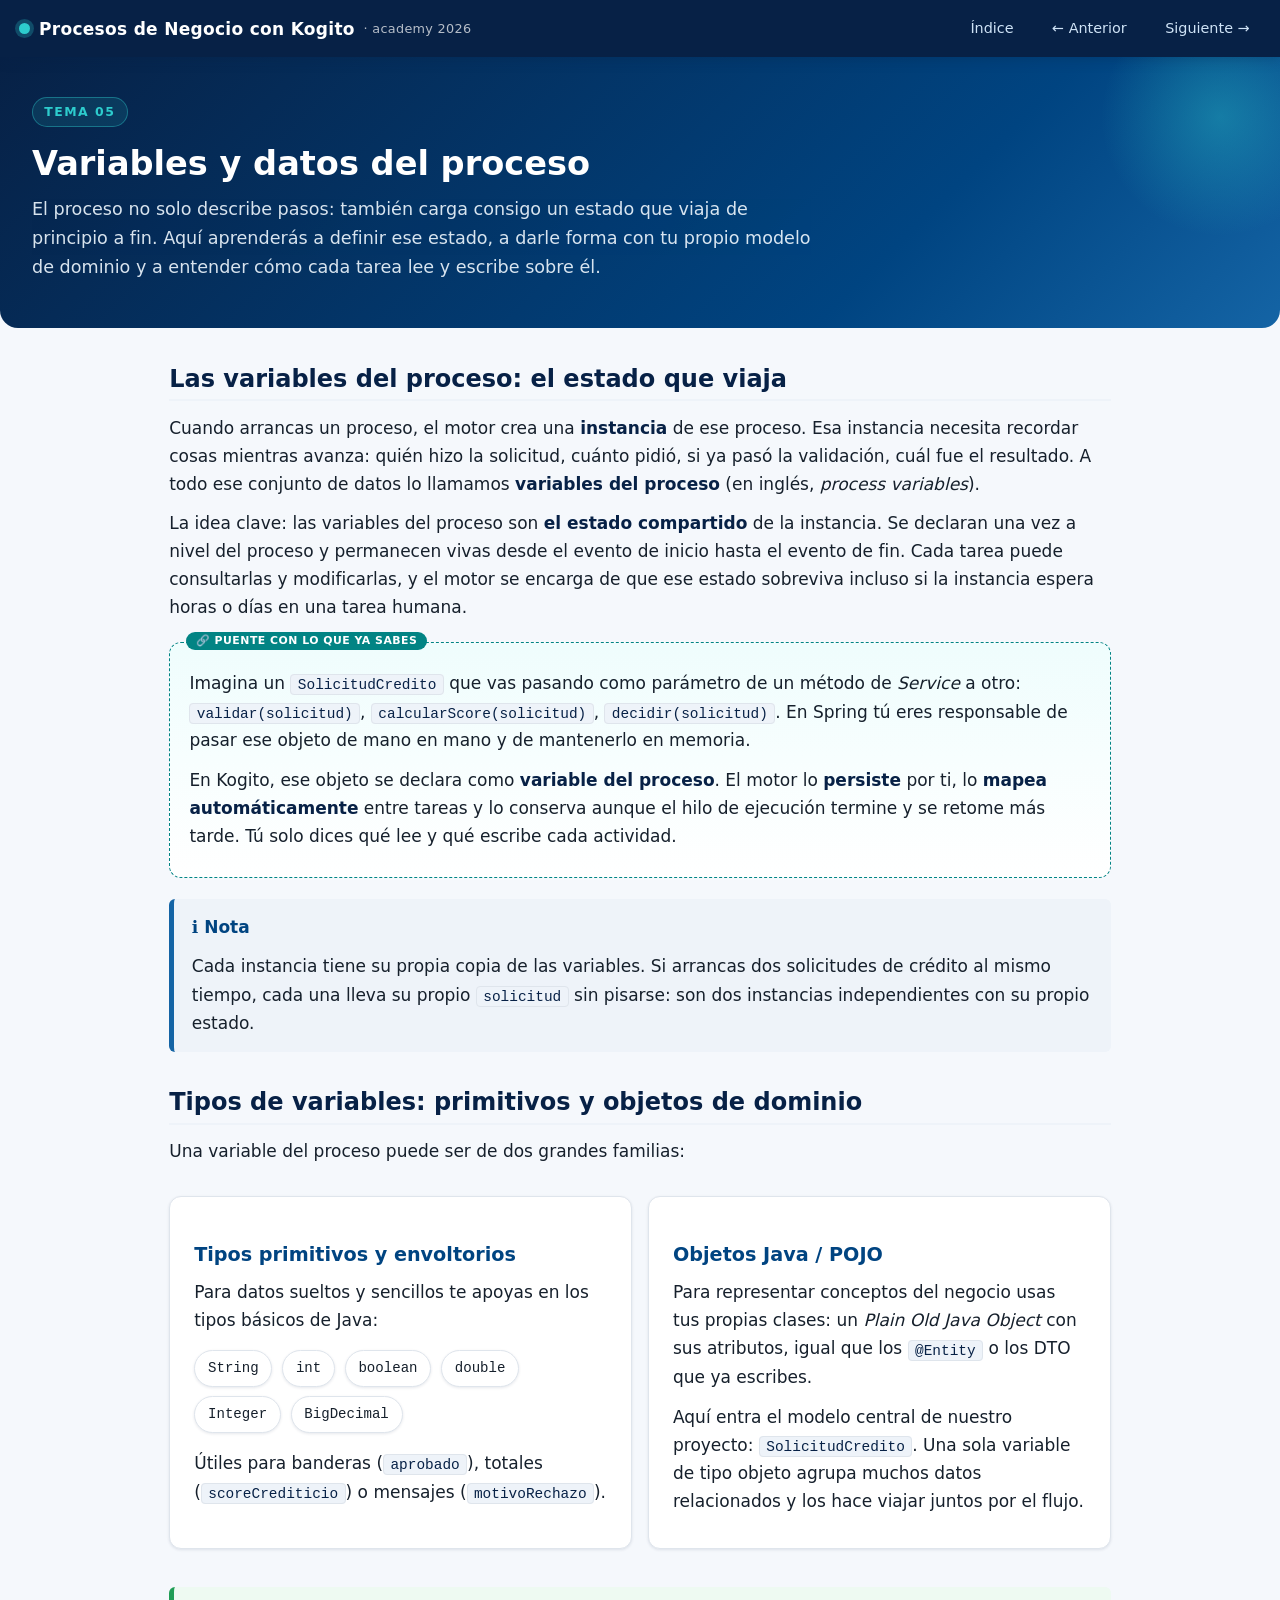
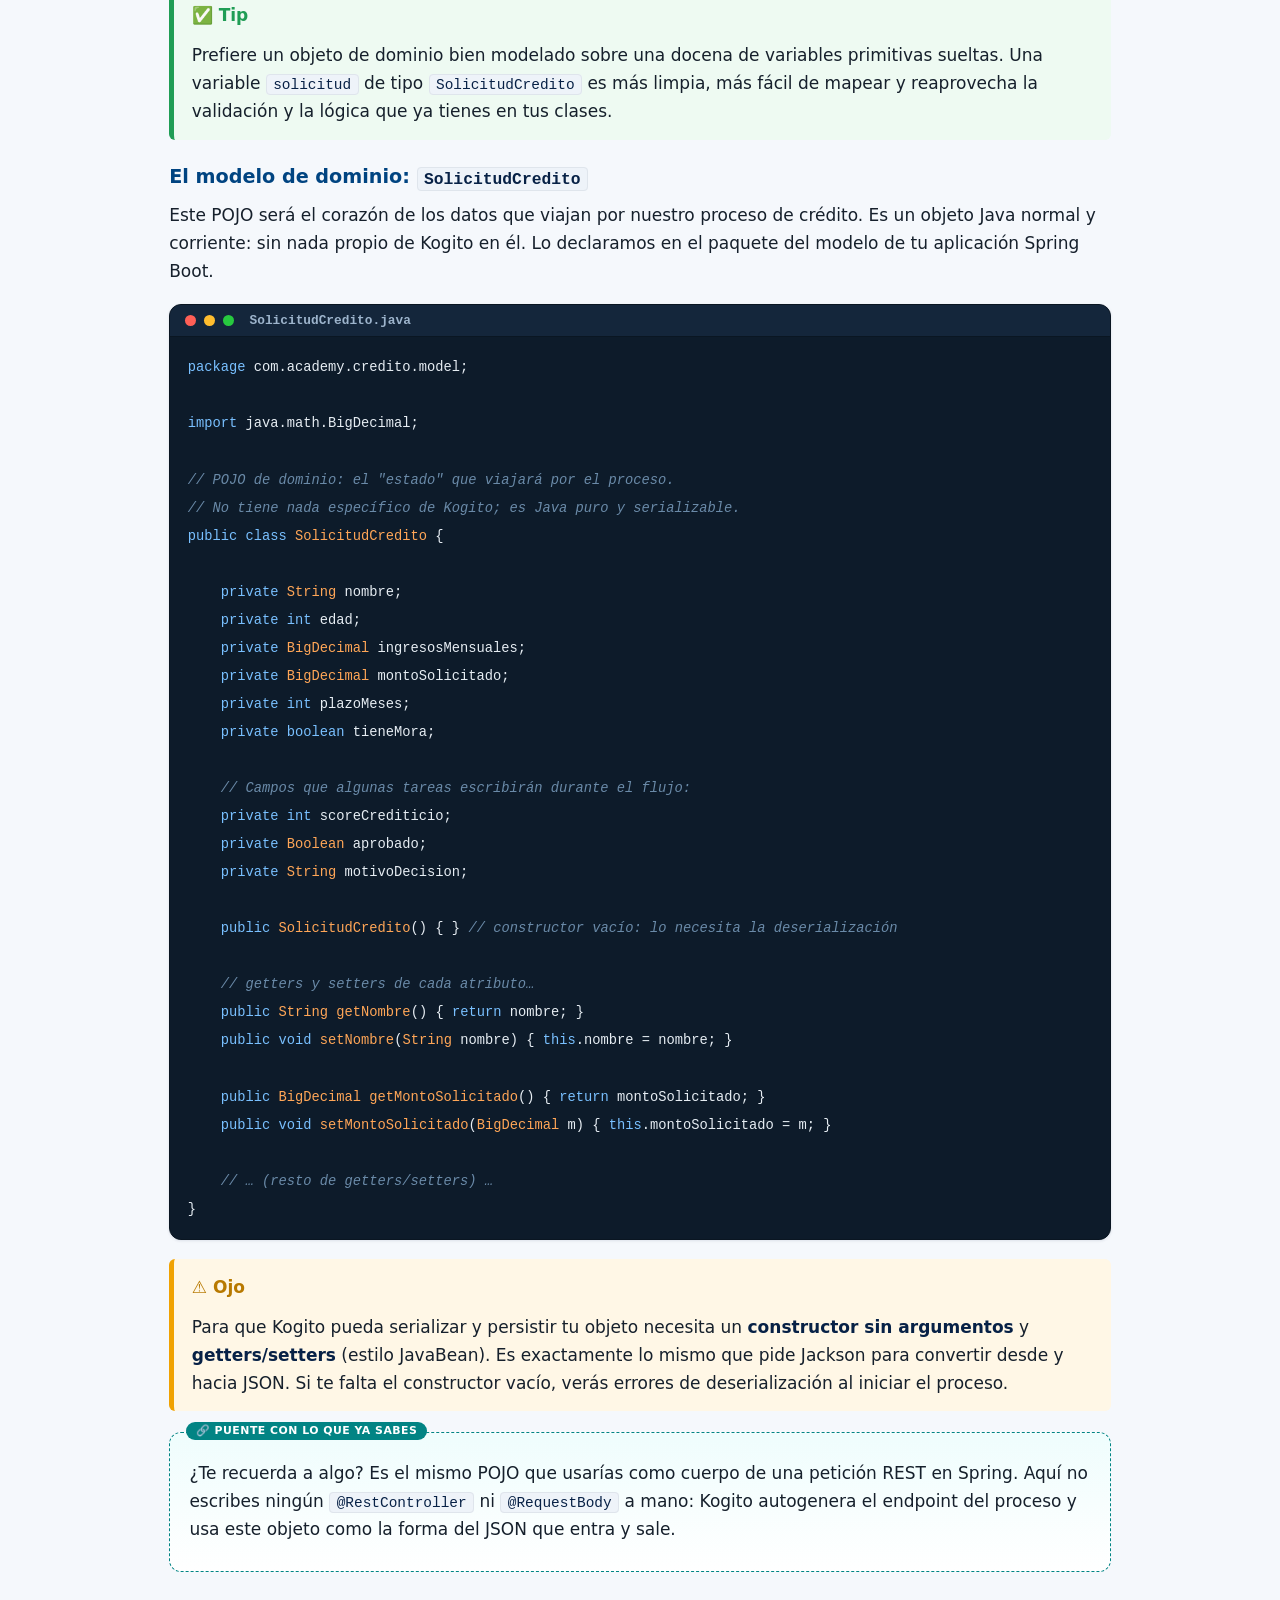
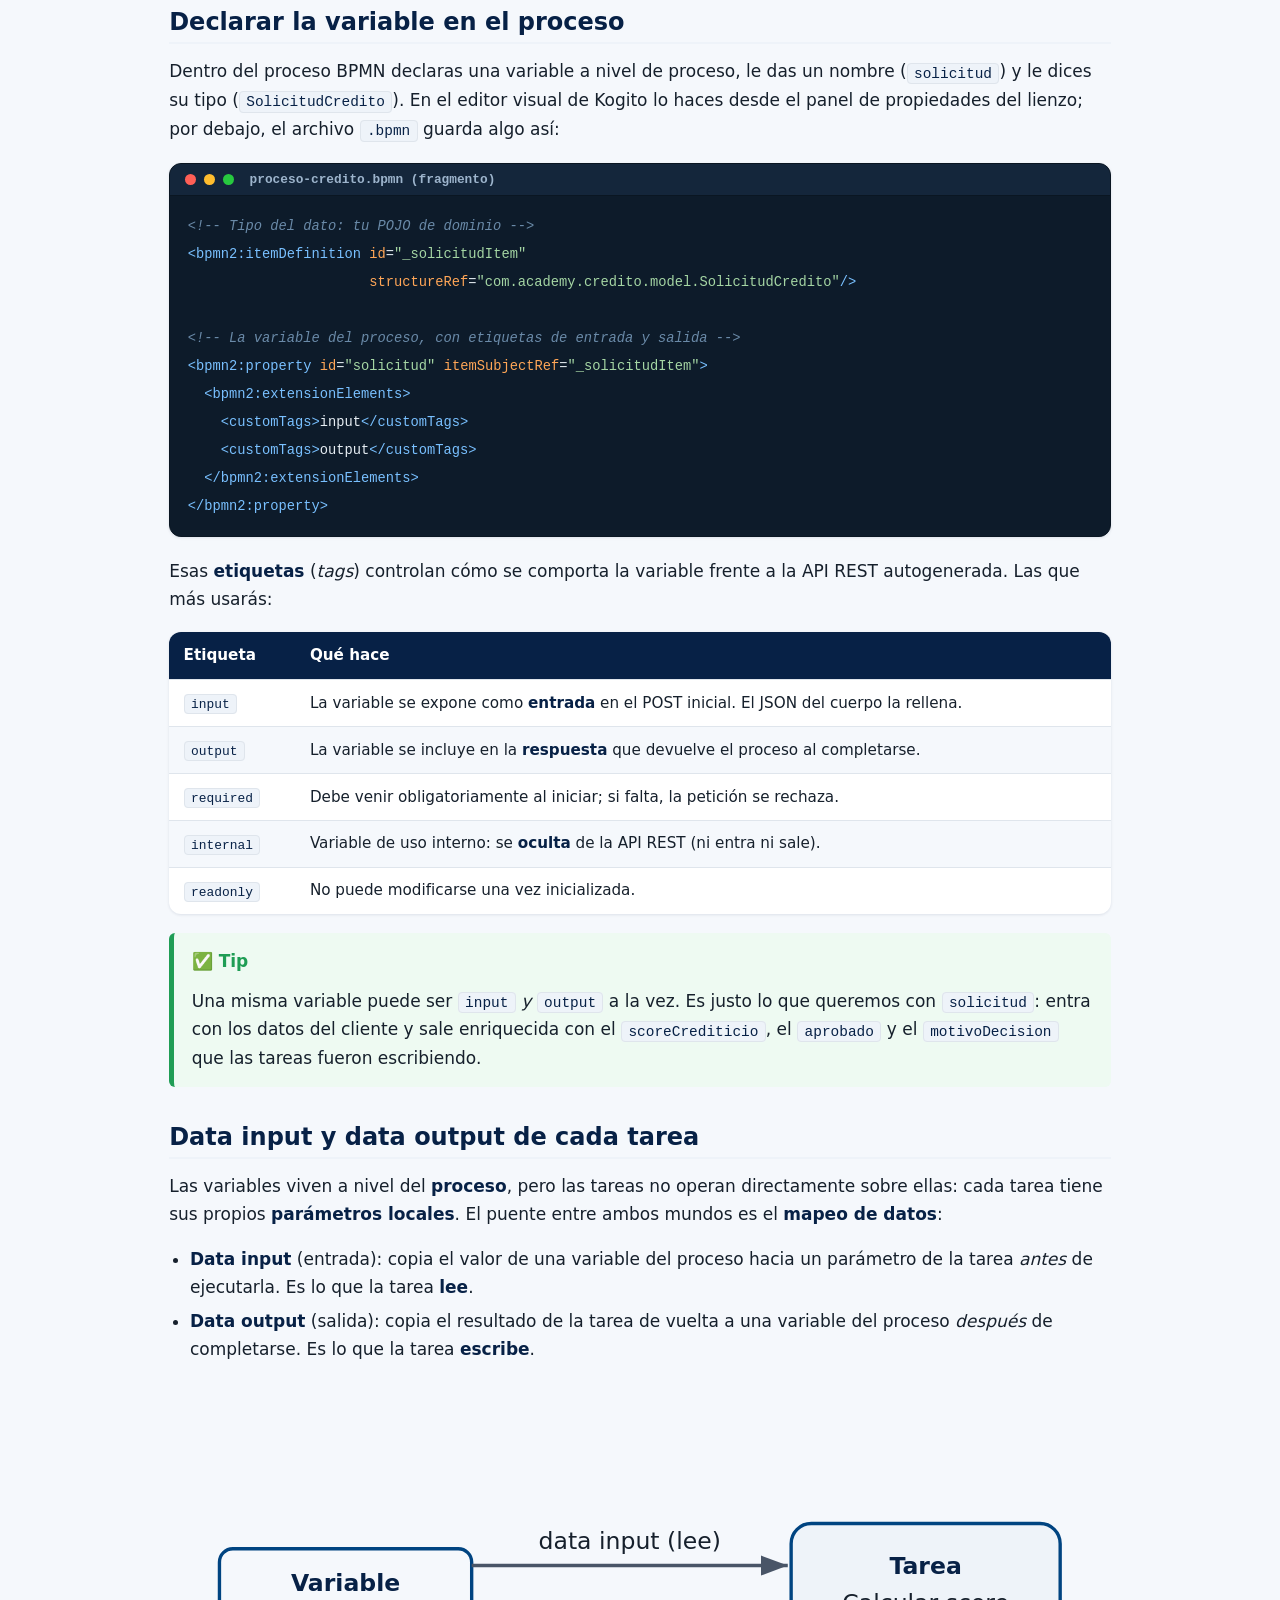
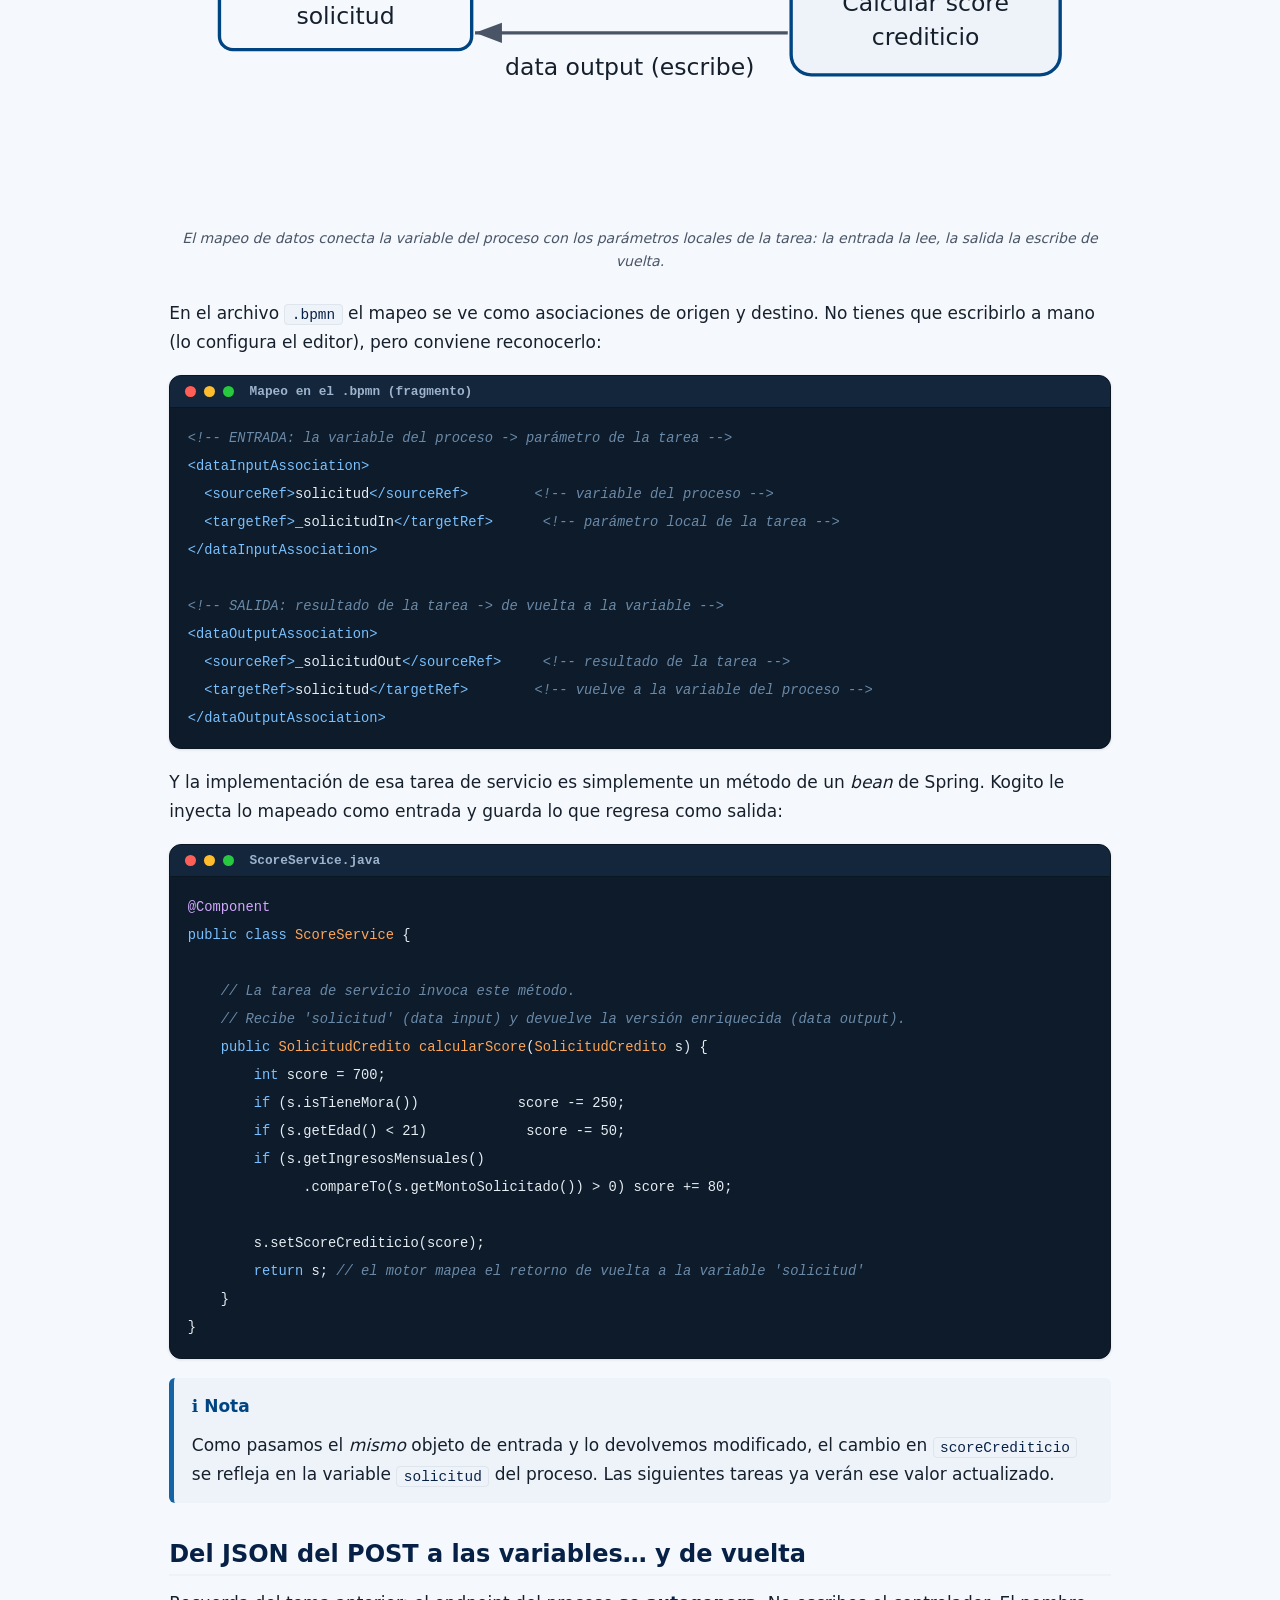
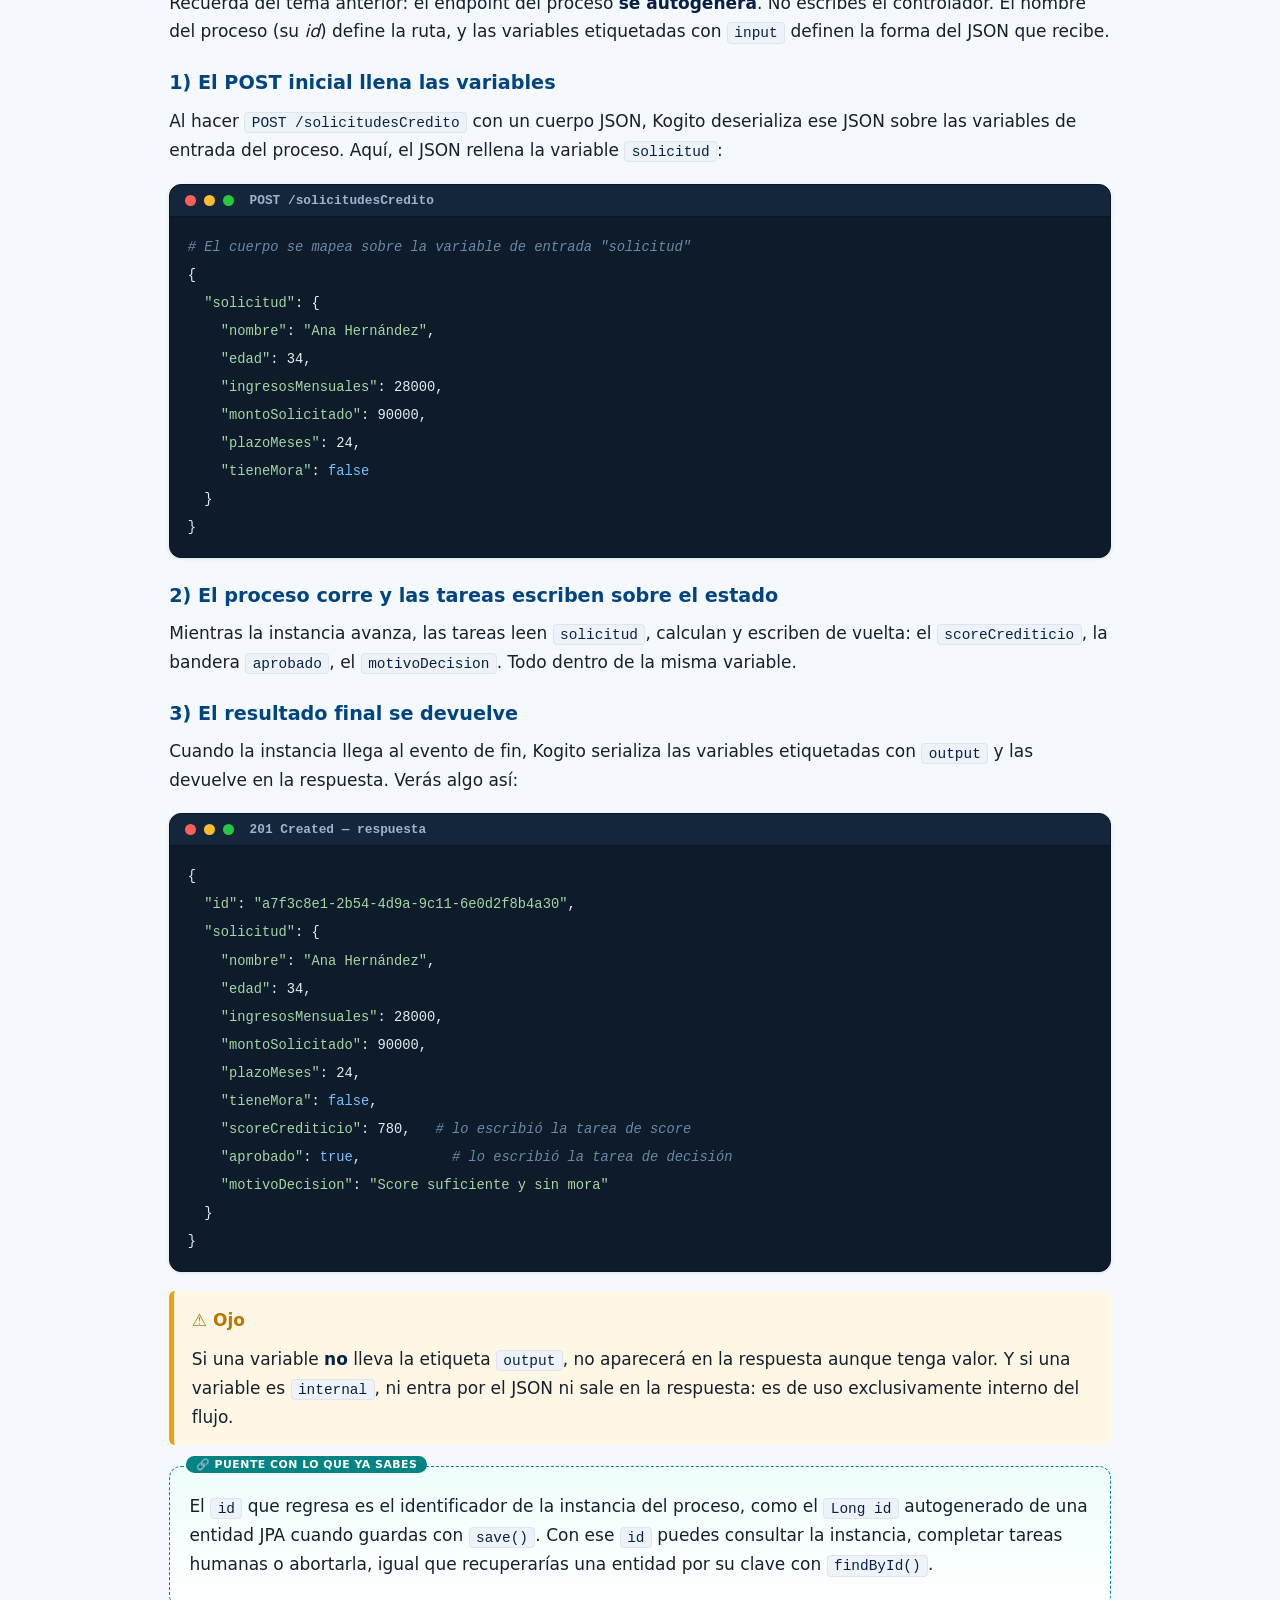
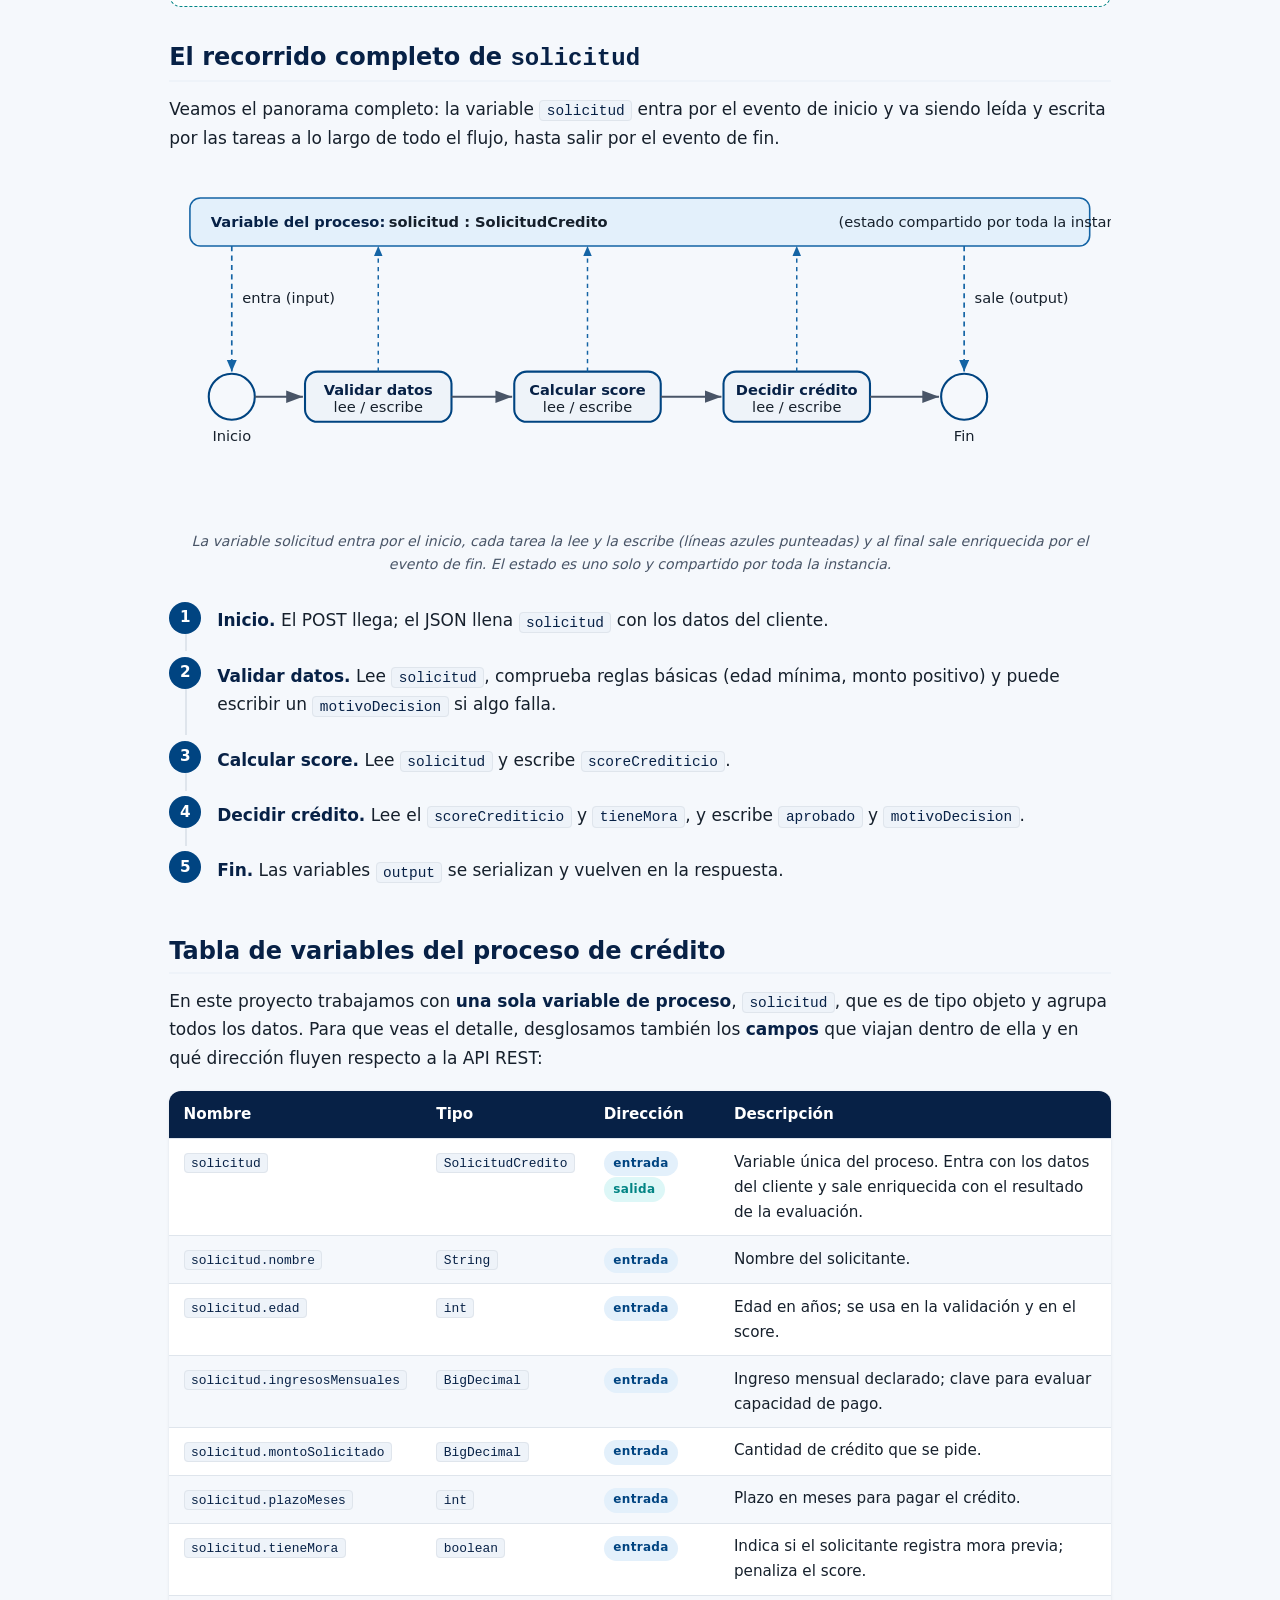
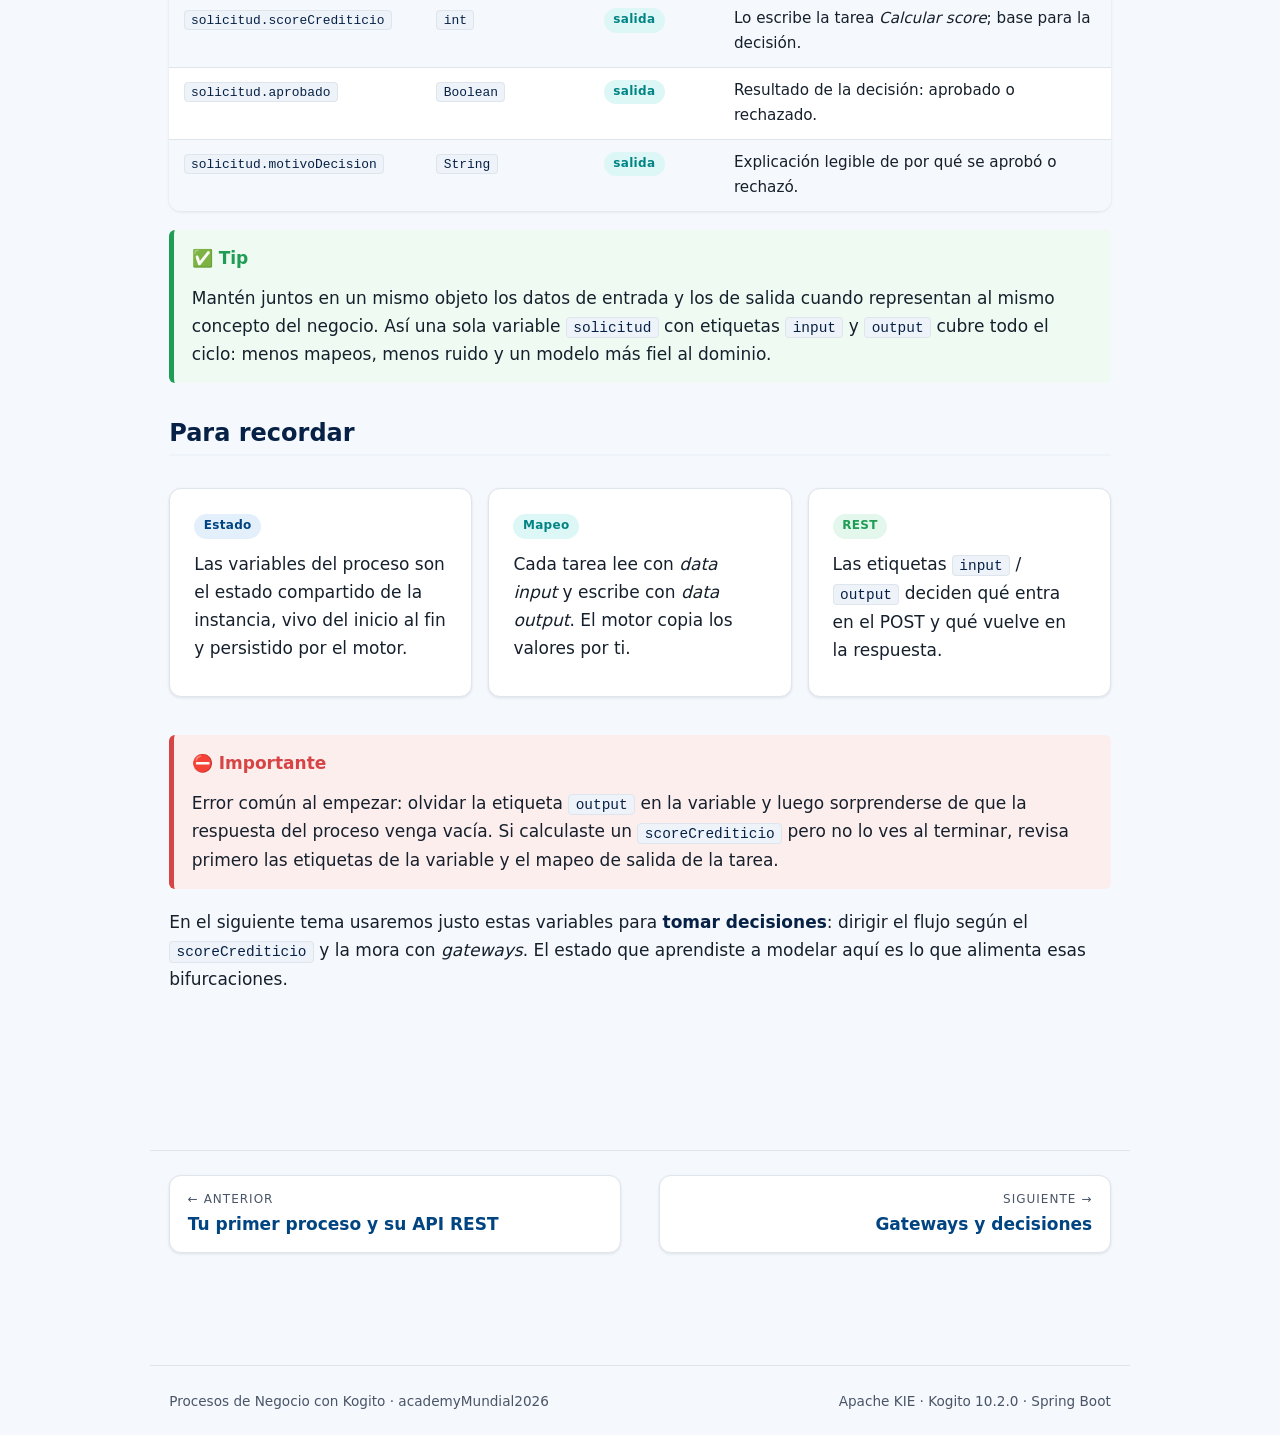
<file: kogito/paginas/05-variables-datos.html>
<!DOCTYPE html>
<html lang="es">
<head>
  <meta charset="UTF-8">
  <meta name="viewport" content="width=device-width, initial-scale=1.0">
  <title>Tema 05 · Variables y datos del proceso — Procesos de Negocio con Kogito</title>
  <link rel="stylesheet" href="../assets/estilos.css">
</head>
<body>

  <!-- Barra superior -->
  <nav class="barra">
    <span class="marca"><span class="punto"></span> Procesos de Negocio con Kogito <small class="oculta-movil">· academy 2026</small></span>
    <span class="crece"></span>
    <a href="../index.html">Índice</a>
    <a href="04-primer-proceso-rest.html" class="oculta-movil">← Anterior</a>
    <a href="06-gateways-decisiones.html">Siguiente →</a>
  </nav>

  <!-- Cabecera con degradado -->
  <header class="cabecera">
    <span class="etiqueta">Tema 05</span>
    <h1>Variables y datos del proceso</h1>
    <p class="bajada">El proceso no solo describe pasos: también carga consigo un estado que viaja de principio a fin. Aquí aprenderás a definir ese estado, a darle forma con tu propio modelo de dominio y a entender cómo cada tarea lee y escribe sobre él.</p>
  </header>

  <main class="envoltura">

    <!-- ============================================================ -->
    <section class="seccion">
      <h2>Las variables del proceso: el estado que viaja</h2>
      <p>Cuando arrancas un proceso, el motor crea una <strong>instancia</strong> de ese proceso. Esa instancia necesita recordar cosas mientras avanza: quién hizo la solicitud, cuánto pidió, si ya pasó la validación, cuál fue el resultado. A todo ese conjunto de datos lo llamamos <strong>variables del proceso</strong> (en inglés, <em>process variables</em>).</p>
      <p>La idea clave: las variables del proceso son <strong>el estado compartido</strong> de la instancia. Se declaran una vez a nivel del proceso y permanecen vivas desde el evento de inicio hasta el evento de fin. Cada tarea puede consultarlas y modificarlas, y el motor se encarga de que ese estado sobreviva incluso si la instancia espera horas o días en una tarea humana.</p>

      <div class="puente">
        <p>Imagina un <code class="en-linea">SolicitudCredito</code> que vas pasando como parámetro de un método de <em>Service</em> a otro: <code class="en-linea">validar(solicitud)</code>, <code class="en-linea">calcularScore(solicitud)</code>, <code class="en-linea">decidir(solicitud)</code>. En Spring tú eres responsable de pasar ese objeto de mano en mano y de mantenerlo en memoria.</p>
        <p>En Kogito, ese objeto se declara como <strong>variable del proceso</strong>. El motor lo <strong>persiste</strong> por ti, lo <strong>mapea automáticamente</strong> entre tareas y lo conserva aunque el hilo de ejecución termine y se retome más tarde. Tú solo dices qué lee y qué escribe cada actividad.</p>
      </div>

      <div class="aviso">
        <div class="titulo">ℹ️ Nota</div>
        <p>Cada instancia tiene su propia copia de las variables. Si arrancas dos solicitudes de crédito al mismo tiempo, cada una lleva su propio <code class="en-linea">solicitud</code> sin pisarse: son dos instancias independientes con su propio estado.</p>
      </div>
    </section>

    <!-- ============================================================ -->
    <section class="seccion">
      <h2>Tipos de variables: primitivos y objetos de dominio</h2>
      <p>Una variable del proceso puede ser de dos grandes familias:</p>

      <div class="rejilla cols-2">
        <div class="tarjeta">
          <h3>Tipos primitivos y envoltorios</h3>
          <p>Para datos sueltos y sencillos te apoyas en los tipos básicos de Java:</p>
          <div class="chips">
            <span class="chip"><code>String</code></span>
            <span class="chip"><code>int</code></span>
            <span class="chip"><code>boolean</code></span>
            <span class="chip"><code>double</code></span>
            <span class="chip"><code>Integer</code></span>
            <span class="chip"><code>BigDecimal</code></span>
          </div>
          <p>Útiles para banderas (<code class="en-linea">aprobado</code>), totales (<code class="en-linea">scoreCrediticio</code>) o mensajes (<code class="en-linea">motivoRechazo</code>).</p>
        </div>
        <div class="tarjeta">
          <h3>Objetos Java / POJO</h3>
          <p>Para representar conceptos del negocio usas tus propias clases: un <em>Plain Old Java Object</em> con sus atributos, igual que los <code class="en-linea">@Entity</code> o los DTO que ya escribes.</p>
          <p>Aquí entra el modelo central de nuestro proyecto: <code class="en-linea">SolicitudCredito</code>. Una sola variable de tipo objeto agrupa muchos datos relacionados y los hace viajar juntos por el flujo.</p>
        </div>
      </div>

      <div class="aviso tip">
        <div class="titulo">✅ Tip</div>
        <p>Prefiere un objeto de dominio bien modelado sobre una docena de variables primitivas sueltas. Una variable <code class="en-linea">solicitud</code> de tipo <code class="en-linea">SolicitudCredito</code> es más limpia, más fácil de mapear y reaprovecha la validación y la lógica que ya tienes en tus clases.</p>
      </div>

      <h3>El modelo de dominio: <code class="en-linea">SolicitudCredito</code></h3>
      <p>Este POJO será el corazón de los datos que viajan por nuestro proceso de crédito. Es un objeto Java normal y corriente: sin nada propio de Kogito en él. Lo declaramos en el paquete del modelo de tu aplicación Spring Boot.</p>

      <div class="codigo">
        <div class="barra-cod"><span class="sem r"></span><span class="sem a"></span><span class="sem v"></span><span class="arch">SolicitudCredito.java</span></div>
        <pre><code><span class="kw">package</span> com.academy.credito.model;

<span class="kw">import</span> java.math.BigDecimal;

<span class="cmt">// POJO de dominio: el "estado" que viajará por el proceso.</span>
<span class="cmt">// No tiene nada específico de Kogito; es Java puro y serializable.</span>
<span class="kw">public class</span> <span class="typ">SolicitudCredito</span> {

    <span class="kw">private</span> <span class="typ">String</span> nombre;
    <span class="kw">private</span> <span class="kw">int</span> edad;
    <span class="kw">private</span> <span class="typ">BigDecimal</span> ingresosMensuales;
    <span class="kw">private</span> <span class="typ">BigDecimal</span> montoSolicitado;
    <span class="kw">private</span> <span class="kw">int</span> plazoMeses;
    <span class="kw">private</span> <span class="kw">boolean</span> tieneMora;

    <span class="cmt">// Campos que algunas tareas escribirán durante el flujo:</span>
    <span class="kw">private</span> <span class="kw">int</span> scoreCrediticio;
    <span class="kw">private</span> <span class="typ">Boolean</span> aprobado;
    <span class="kw">private</span> <span class="typ">String</span> motivoDecision;

    <span class="kw">public</span> <span class="typ">SolicitudCredito</span>() { } <span class="cmt">// constructor vacío: lo necesita la deserialización</span>

    <span class="cmt">// getters y setters de cada atributo…</span>
    <span class="kw">public</span> <span class="typ">String</span> <span class="typ">getNombre</span>() { <span class="kw">return</span> nombre; }
    <span class="kw">public</span> <span class="kw">void</span> <span class="typ">setNombre</span>(<span class="typ">String</span> nombre) { <span class="kw">this</span>.nombre = nombre; }

    <span class="kw">public</span> <span class="typ">BigDecimal</span> <span class="typ">getMontoSolicitado</span>() { <span class="kw">return</span> montoSolicitado; }
    <span class="kw">public</span> <span class="kw">void</span> <span class="typ">setMontoSolicitado</span>(<span class="typ">BigDecimal</span> m) { <span class="kw">this</span>.montoSolicitado = m; }

    <span class="cmt">// … (resto de getters/setters) …</span>
}</code></pre>
      </div>

      <div class="aviso ojo">
        <div class="titulo">⚠️ Ojo</div>
        <p>Para que Kogito pueda serializar y persistir tu objeto necesita un <strong>constructor sin argumentos</strong> y <strong>getters/setters</strong> (estilo JavaBean). Es exactamente lo mismo que pide Jackson para convertir desde y hacia JSON. Si te falta el constructor vacío, verás errores de deserialización al iniciar el proceso.</p>
      </div>

      <div class="puente">
        <p>¿Te recuerda a algo? Es el mismo POJO que usarías como cuerpo de una petición REST en Spring. Aquí no escribes ningún <code class="en-linea">@RestController</code> ni <code class="en-linea">@RequestBody</code> a mano: Kogito autogenera el endpoint del proceso y usa este objeto como la forma del JSON que entra y sale.</p>
      </div>
    </section>

    <!-- ============================================================ -->
    <section class="seccion">
      <h2>Declarar la variable en el proceso</h2>
      <p>Dentro del proceso BPMN declaras una variable a nivel de proceso, le das un nombre (<code class="en-linea">solicitud</code>) y le dices su tipo (<code class="en-linea">SolicitudCredito</code>). En el editor visual de Kogito lo haces desde el panel de propiedades del lienzo; por debajo, el archivo <code class="en-linea">.bpmn</code> guarda algo así:</p>

      <div class="codigo">
        <div class="barra-cod"><span class="sem r"></span><span class="sem a"></span><span class="sem v"></span><span class="arch">proceso-credito.bpmn (fragmento)</span></div>
        <pre><code><span class="cmt">&lt;!-- Tipo del dato: tu POJO de dominio --&gt;</span>
<span class="kw">&lt;bpmn2:itemDefinition</span> <span class="typ">id</span>=<span class="str">"_solicitudItem"</span>
                      <span class="typ">structureRef</span>=<span class="str">"com.academy.credito.model.SolicitudCredito"</span><span class="kw">/&gt;</span>

<span class="cmt">&lt;!-- La variable del proceso, con etiquetas de entrada y salida --&gt;</span>
<span class="kw">&lt;bpmn2:property</span> <span class="typ">id</span>=<span class="str">"solicitud"</span> <span class="typ">itemSubjectRef</span>=<span class="str">"_solicitudItem"</span><span class="kw">&gt;</span>
  <span class="kw">&lt;bpmn2:extensionElements&gt;</span>
    <span class="kw">&lt;customTags&gt;</span>input<span class="kw">&lt;/customTags&gt;</span>
    <span class="kw">&lt;customTags&gt;</span>output<span class="kw">&lt;/customTags&gt;</span>
  <span class="kw">&lt;/bpmn2:extensionElements&gt;</span>
<span class="kw">&lt;/bpmn2:property&gt;</span></code></pre>
      </div>

      <p>Esas <strong>etiquetas</strong> (<em>tags</em>) controlan cómo se comporta la variable frente a la API REST autogenerada. Las que más usarás:</p>

      <table class="tabla">
        <thead><tr><th>Etiqueta</th><th>Qué hace</th></tr></thead>
        <tbody>
          <tr><td><code>input</code></td><td>La variable se expone como <strong>entrada</strong> en el POST inicial. El JSON del cuerpo la rellena.</td></tr>
          <tr><td><code>output</code></td><td>La variable se incluye en la <strong>respuesta</strong> que devuelve el proceso al completarse.</td></tr>
          <tr><td><code>required</code></td><td>Debe venir obligatoriamente al iniciar; si falta, la petición se rechaza.</td></tr>
          <tr><td><code>internal</code></td><td>Variable de uso interno: se <strong>oculta</strong> de la API REST (ni entra ni sale).</td></tr>
          <tr><td><code>readonly</code></td><td>No puede modificarse una vez inicializada.</td></tr>
        </tbody>
      </table>

      <div class="aviso tip">
        <div class="titulo">✅ Tip</div>
        <p>Una misma variable puede ser <code class="en-linea">input</code> <em>y</em> <code class="en-linea">output</code> a la vez. Es justo lo que queremos con <code class="en-linea">solicitud</code>: entra con los datos del cliente y sale enriquecida con el <code class="en-linea">scoreCrediticio</code>, el <code class="en-linea">aprobado</code> y el <code class="en-linea">motivoDecision</code> que las tareas fueron escribiendo.</p>
      </div>
    </section>

    <!-- ============================================================ -->
    <section class="seccion">
      <h2>Data input y data output de cada tarea</h2>
      <p>Las variables viven a nivel del <strong>proceso</strong>, pero las tareas no operan directamente sobre ellas: cada tarea tiene sus propios <strong>parámetros locales</strong>. El puente entre ambos mundos es el <strong>mapeo de datos</strong>:</p>

      <ul>
        <li><strong>Data input</strong> (entrada): copia el valor de una variable del proceso hacia un parámetro de la tarea <em>antes</em> de ejecutarla. Es lo que la tarea <strong>lee</strong>.</li>
        <li><strong>Data output</strong> (salida): copia el resultado de la tarea de vuelta a una variable del proceso <em>después</em> de completarse. Es lo que la tarea <strong>escribe</strong>.</li>
      </ul>

      <figure class="diagrama">
        <svg viewBox="0 0 560 250" role="img" aria-label="Mapeo de datos entre una variable del proceso y una tarea: entrada y salida">
          <defs>
            <marker id="flecha" markerWidth="10" markerHeight="10" refX="8" refY="3" orient="auto" markerUnits="strokeWidth">
              <path d="M0,0 L8,3 L0,6 Z" fill="#495567"></path>
            </marker>
          </defs>

          <!-- Variable del proceso -->
          <rect x="30" y="95" width="150" height="60" rx="8" class="svg-borde" fill="#e3f0fb"></rect>
          <text x="105" y="120" text-anchor="middle" class="svg-texto-b">Variable</text>
          <text x="105" y="140" text-anchor="middle" class="svg-texto">solicitud</text>

          <!-- Tarea -->
          <rect x="370" y="80" width="160" height="90" rx="12" class="svg-borde svg-relleno"></rect>
          <text x="450" y="110" text-anchor="middle" class="svg-texto-b">Tarea</text>
          <text x="450" y="132" text-anchor="middle" class="svg-texto">Calcular score</text>
          <text x="450" y="152" text-anchor="middle" class="svg-texto">crediticio</text>

          <!-- Flecha de entrada (data input) -->
          <line x1="180" y1="105" x2="368" y2="105" class="svg-flecha"></line>
          <text x="274" y="95" text-anchor="middle" class="svg-texto" fill="#1f9d55">data input (lee)</text>

          <!-- Flecha de salida (data output) -->
          <line x1="368" y1="145" x2="182" y2="145" class="svg-flecha"></line>
          <text x="274" y="170" text-anchor="middle" class="svg-texto" fill="#d6336c">data output (escribe)</text>
        </svg>
        <figcaption>El mapeo de datos conecta la variable del proceso con los parámetros locales de la tarea: la entrada la lee, la salida la escribe de vuelta.</figcaption>
      </figure>

      <p>En el archivo <code class="en-linea">.bpmn</code> el mapeo se ve como asociaciones de origen y destino. No tienes que escribirlo a mano (lo configura el editor), pero conviene reconocerlo:</p>

      <div class="codigo">
        <div class="barra-cod"><span class="sem r"></span><span class="sem a"></span><span class="sem v"></span><span class="arch">Mapeo en el .bpmn (fragmento)</span></div>
        <pre><code><span class="cmt">&lt;!-- ENTRADA: la variable del proceso -&gt; parámetro de la tarea --&gt;</span>
<span class="kw">&lt;dataInputAssociation&gt;</span>
  <span class="kw">&lt;sourceRef&gt;</span>solicitud<span class="kw">&lt;/sourceRef&gt;</span>        <span class="cmt">&lt;!-- variable del proceso --&gt;</span>
  <span class="kw">&lt;targetRef&gt;</span>_solicitudIn<span class="kw">&lt;/targetRef&gt;</span>      <span class="cmt">&lt;!-- parámetro local de la tarea --&gt;</span>
<span class="kw">&lt;/dataInputAssociation&gt;</span>

<span class="cmt">&lt;!-- SALIDA: resultado de la tarea -&gt; de vuelta a la variable --&gt;</span>
<span class="kw">&lt;dataOutputAssociation&gt;</span>
  <span class="kw">&lt;sourceRef&gt;</span>_solicitudOut<span class="kw">&lt;/sourceRef&gt;</span>     <span class="cmt">&lt;!-- resultado de la tarea --&gt;</span>
  <span class="kw">&lt;targetRef&gt;</span>solicitud<span class="kw">&lt;/targetRef&gt;</span>        <span class="cmt">&lt;!-- vuelve a la variable del proceso --&gt;</span>
<span class="kw">&lt;/dataOutputAssociation&gt;</span></code></pre>
      </div>

      <p>Y la implementación de esa tarea de servicio es simplemente un método de un <em>bean</em> de Spring. Kogito le inyecta lo mapeado como entrada y guarda lo que regresa como salida:</p>

      <div class="codigo">
        <div class="barra-cod"><span class="sem r"></span><span class="sem a"></span><span class="sem v"></span><span class="arch">ScoreService.java</span></div>
        <pre><code><span class="anot">@Component</span>
<span class="kw">public class</span> <span class="typ">ScoreService</span> {

    <span class="cmt">// La tarea de servicio invoca este método.</span>
    <span class="cmt">// Recibe 'solicitud' (data input) y devuelve la versión enriquecida (data output).</span>
    <span class="kw">public</span> <span class="typ">SolicitudCredito</span> <span class="typ">calcularScore</span>(<span class="typ">SolicitudCredito</span> s) {
        <span class="kw">int</span> score = <span class="num">700</span>;
        <span class="kw">if</span> (s.isTieneMora())            score -= <span class="num">250</span>;
        <span class="kw">if</span> (s.getEdad() &lt; <span class="num">21</span>)            score -= <span class="num">50</span>;
        <span class="kw">if</span> (s.getIngresosMensuales()
              .compareTo(s.getMontoSolicitado()) &gt; <span class="num">0</span>) score += <span class="num">80</span>;

        s.setScoreCrediticio(score);
        <span class="kw">return</span> s; <span class="cmt">// el motor mapea el retorno de vuelta a la variable 'solicitud'</span>
    }
}</code></pre>
      </div>

      <div class="aviso">
        <div class="titulo">ℹ️ Nota</div>
        <p>Como pasamos el <em>mismo</em> objeto de entrada y lo devolvemos modificado, el cambio en <code class="en-linea">scoreCrediticio</code> se refleja en la variable <code class="en-linea">solicitud</code> del proceso. Las siguientes tareas ya verán ese valor actualizado.</p>
      </div>
    </section>

    <!-- ============================================================ -->
    <section class="seccion">
      <h2>Del JSON del POST a las variables… y de vuelta</h2>
      <p>Recuerda del tema anterior: el endpoint del proceso <strong>se autogenera</strong>. No escribes el controlador. El nombre del proceso (su <em>id</em>) define la ruta, y las variables etiquetadas con <code class="en-linea">input</code> definen la forma del JSON que recibe.</p>

      <h3>1) El POST inicial llena las variables</h3>
      <p>Al hacer <code class="en-linea">POST /solicitudesCredito</code> con un cuerpo JSON, Kogito deserializa ese JSON sobre las variables de entrada del proceso. Aquí, el JSON rellena la variable <code class="en-linea">solicitud</code>:</p>

      <div class="codigo">
        <div class="barra-cod"><span class="sem r"></span><span class="sem a"></span><span class="sem v"></span><span class="arch">POST /solicitudesCredito</span></div>
        <pre><code><span class="cmt"># El cuerpo se mapea sobre la variable de entrada "solicitud"</span>
{
  <span class="str">"solicitud"</span>: {
    <span class="str">"nombre"</span>: <span class="str">"Ana Hernández"</span>,
    <span class="str">"edad"</span>: <span class="num">34</span>,
    <span class="str">"ingresosMensuales"</span>: <span class="num">28000</span>,
    <span class="str">"montoSolicitado"</span>: <span class="num">90000</span>,
    <span class="str">"plazoMeses"</span>: <span class="num">24</span>,
    <span class="str">"tieneMora"</span>: <span class="kw">false</span>
  }
}</code></pre>
      </div>

      <h3>2) El proceso corre y las tareas escriben sobre el estado</h3>
      <p>Mientras la instancia avanza, las tareas leen <code class="en-linea">solicitud</code>, calculan y escriben de vuelta: el <code class="en-linea">scoreCrediticio</code>, la bandera <code class="en-linea">aprobado</code>, el <code class="en-linea">motivoDecision</code>. Todo dentro de la misma variable.</p>

      <h3>3) El resultado final se devuelve</h3>
      <p>Cuando la instancia llega al evento de fin, Kogito serializa las variables etiquetadas con <code class="en-linea">output</code> y las devuelve en la respuesta. Verás algo así:</p>

      <div class="codigo">
        <div class="barra-cod"><span class="sem r"></span><span class="sem a"></span><span class="sem v"></span><span class="arch">201 Created — respuesta</span></div>
        <pre><code>{
  <span class="str">"id"</span>: <span class="str">"a7f3c8e1-2b54-4d9a-9c11-6e0d2f8b4a30"</span>,
  <span class="str">"solicitud"</span>: {
    <span class="str">"nombre"</span>: <span class="str">"Ana Hernández"</span>,
    <span class="str">"edad"</span>: <span class="num">34</span>,
    <span class="str">"ingresosMensuales"</span>: <span class="num">28000</span>,
    <span class="str">"montoSolicitado"</span>: <span class="num">90000</span>,
    <span class="str">"plazoMeses"</span>: <span class="num">24</span>,
    <span class="str">"tieneMora"</span>: <span class="kw">false</span>,
    <span class="str">"scoreCrediticio"</span>: <span class="num">780</span>,   <span class="cmt"># lo escribió la tarea de score</span>
    <span class="str">"aprobado"</span>: <span class="kw">true</span>,           <span class="cmt"># lo escribió la tarea de decisión</span>
    <span class="str">"motivoDecision"</span>: <span class="str">"Score suficiente y sin mora"</span>
  }
}</code></pre>
      </div>

      <div class="aviso ojo">
        <div class="titulo">⚠️ Ojo</div>
        <p>Si una variable <strong>no</strong> lleva la etiqueta <code class="en-linea">output</code>, no aparecerá en la respuesta aunque tenga valor. Y si una variable es <code class="en-linea">internal</code>, ni entra por el JSON ni sale en la respuesta: es de uso exclusivamente interno del flujo.</p>
      </div>

      <div class="puente">
        <p>El <code class="en-linea">id</code> que regresa es el identificador de la instancia del proceso, como el <code class="en-linea">Long id</code> autogenerado de una entidad JPA cuando guardas con <code class="en-linea">save()</code>. Con ese <code class="en-linea">id</code> puedes consultar la instancia, completar tareas humanas o abortarla, igual que recuperarías una entidad por su clave con <code class="en-linea">findById()</code>.</p>
      </div>
    </section>

    <!-- ============================================================ -->
    <section class="seccion">
      <h2>El recorrido completo de <code>solicitud</code></h2>
      <p>Veamos el panorama completo: la variable <code class="en-linea">solicitud</code> entra por el evento de inicio y va siendo leída y escrita por las tareas a lo largo de todo el flujo, hasta salir por el evento de fin.</p>

      <figure class="diagrama">
        <svg viewBox="0 0 900 320" role="img" aria-label="La variable solicitud entra por el inicio y es leída y escrita por varias tareas a lo largo del flujo de crédito">
          <defs>
            <marker id="flechaFlujo" markerWidth="10" markerHeight="10" refX="8" refY="3" orient="auto" markerUnits="strokeWidth">
              <path d="M0,0 L8,3 L0,6 Z" fill="#495567"></path>
            </marker>
            <marker id="flechaIO" markerWidth="9" markerHeight="9" refX="7" refY="3" orient="auto" markerUnits="strokeWidth">
              <path d="M0,0 L7,3 L0,6 Z" fill="#1464a5"></path>
            </marker>
          </defs>

          <!-- Carril de la variable (banda superior) -->
          <rect x="20" y="20" width="860" height="46" rx="10" fill="#e3f0fb" stroke="#1464a5" stroke-width="1.5"></rect>
          <text x="40" y="48" class="svg-texto-b">Variable del proceso:</text>
          <text x="210" y="48" class="svg-texto" fill="#072146" font-weight="700">solicitud : SolicitudCredito</text>
          <text x="640" y="48" class="svg-texto" fill="#495567">(estado compartido por toda la instancia)</text>

          <!-- Flujo BPMN (banda inferior) -->
          <!-- Inicio -->
          <circle cx="60" cy="210" r="22" class="svg-borde" fill="#eefaf2" stroke="#1f9d55"></circle>
          <text x="60" y="252" text-anchor="middle" class="svg-texto">Inicio</text>

          <!-- Tarea Validar -->
          <rect x="130" y="186" width="140" height="48" rx="12" class="svg-borde svg-relleno"></rect>
          <text x="200" y="208" text-anchor="middle" class="svg-texto-b">Validar datos</text>
          <text x="200" y="225" text-anchor="middle" class="svg-texto" fill="#495567">lee / escribe</text>

          <!-- Tarea Score -->
          <rect x="330" y="186" width="140" height="48" rx="12" class="svg-borde svg-relleno"></rect>
          <text x="400" y="208" text-anchor="middle" class="svg-texto-b">Calcular score</text>
          <text x="400" y="225" text-anchor="middle" class="svg-texto" fill="#495567">lee / escribe</text>

          <!-- Tarea Decidir -->
          <rect x="530" y="186" width="140" height="48" rx="12" class="svg-borde svg-relleno"></rect>
          <text x="600" y="208" text-anchor="middle" class="svg-texto-b">Decidir crédito</text>
          <text x="600" y="225" text-anchor="middle" class="svg-texto" fill="#495567">lee / escribe</text>

          <!-- Fin -->
          <circle cx="760" cy="210" r="22" class="svg-borde" fill="#fdeeee" stroke="#d64545" stroke-width="3"></circle>
          <text x="760" y="252" text-anchor="middle" class="svg-texto">Fin</text>

          <!-- Flujo de secuencia -->
          <line x1="82" y1="210" x2="128" y2="210" stroke="#495567" stroke-width="2" marker-end="url(#flechaFlujo)"></line>
          <line x1="270" y1="210" x2="328" y2="210" stroke="#495567" stroke-width="2" marker-end="url(#flechaFlujo)"></line>
          <line x1="470" y1="210" x2="528" y2="210" stroke="#495567" stroke-width="2" marker-end="url(#flechaFlujo)"></line>
          <line x1="670" y1="210" x2="736" y2="210" stroke="#495567" stroke-width="2" marker-end="url(#flechaFlujo)"></line>

          <!-- Entrada de la variable por el inicio -->
          <line x1="60" y1="66" x2="60" y2="186" stroke="#1464a5" stroke-width="1.6" stroke-dasharray="5,4" marker-end="url(#flechaIO)"></line>
          <text x="70" y="120" class="svg-texto" fill="#1464a5">entra (input)</text>

          <!-- Líneas punteadas: cada tarea accede a la variable -->
          <line x1="200" y1="186" x2="200" y2="66" stroke="#1464a5" stroke-width="1.4" stroke-dasharray="4,4" marker-end="url(#flechaIO)"></line>
          <line x1="400" y1="186" x2="400" y2="66" stroke="#1464a5" stroke-width="1.4" stroke-dasharray="4,4" marker-end="url(#flechaIO)"></line>
          <line x1="600" y1="186" x2="600" y2="66" stroke="#1464a5" stroke-width="1.4" stroke-dasharray="4,4" marker-end="url(#flechaIO)"></line>

          <!-- Salida de la variable por el fin -->
          <line x1="760" y1="66" x2="760" y2="186" stroke="#1464a5" stroke-width="1.6" stroke-dasharray="5,4" marker-end="url(#flechaIO)"></line>
          <text x="770" y="120" class="svg-texto" fill="#1464a5">sale (output)</text>
        </svg>
        <figcaption>La variable <em>solicitud</em> entra por el inicio, cada tarea la lee y la escribe (líneas azules punteadas) y al final sale enriquecida por el evento de fin. El estado es uno solo y compartido por toda la instancia.</figcaption>
      </figure>

      <ol class="pasos">
        <li><strong>Inicio.</strong> El POST llega; el JSON llena <code class="en-linea">solicitud</code> con los datos del cliente.</li>
        <li><strong>Validar datos.</strong> Lee <code class="en-linea">solicitud</code>, comprueba reglas básicas (edad mínima, monto positivo) y puede escribir un <code class="en-linea">motivoDecision</code> si algo falla.</li>
        <li><strong>Calcular score.</strong> Lee <code class="en-linea">solicitud</code> y escribe <code class="en-linea">scoreCrediticio</code>.</li>
        <li><strong>Decidir crédito.</strong> Lee el <code class="en-linea">scoreCrediticio</code> y <code class="en-linea">tieneMora</code>, y escribe <code class="en-linea">aprobado</code> y <code class="en-linea">motivoDecision</code>.</li>
        <li><strong>Fin.</strong> Las variables <code class="en-linea">output</code> se serializan y vuelven en la respuesta.</li>
      </ol>
    </section>

    <!-- ============================================================ -->
    <section class="seccion">
      <h2>Tabla de variables del proceso de crédito</h2>
      <p>En este proyecto trabajamos con <strong>una sola variable de proceso</strong>, <code class="en-linea">solicitud</code>, que es de tipo objeto y agrupa todos los datos. Para que veas el detalle, desglosamos también los <strong>campos</strong> que viajan dentro de ella y en qué dirección fluyen respecto a la API REST:</p>

      <table class="tabla">
        <thead>
          <tr><th>Nombre</th><th>Tipo</th><th>Dirección</th><th>Descripción</th></tr>
        </thead>
        <tbody>
          <tr>
            <td><code>solicitud</code></td>
            <td><code>SolicitudCredito</code></td>
            <td><span class="pildora azul">entrada</span> <span class="pildora aqua">salida</span></td>
            <td>Variable única del proceso. Entra con los datos del cliente y sale enriquecida con el resultado de la evaluación.</td>
          </tr>
          <tr>
            <td><code>solicitud.nombre</code></td>
            <td><code>String</code></td>
            <td><span class="pildora azul">entrada</span></td>
            <td>Nombre del solicitante.</td>
          </tr>
          <tr>
            <td><code>solicitud.edad</code></td>
            <td><code>int</code></td>
            <td><span class="pildora azul">entrada</span></td>
            <td>Edad en años; se usa en la validación y en el score.</td>
          </tr>
          <tr>
            <td><code>solicitud.ingresosMensuales</code></td>
            <td><code>BigDecimal</code></td>
            <td><span class="pildora azul">entrada</span></td>
            <td>Ingreso mensual declarado; clave para evaluar capacidad de pago.</td>
          </tr>
          <tr>
            <td><code>solicitud.montoSolicitado</code></td>
            <td><code>BigDecimal</code></td>
            <td><span class="pildora azul">entrada</span></td>
            <td>Cantidad de crédito que se pide.</td>
          </tr>
          <tr>
            <td><code>solicitud.plazoMeses</code></td>
            <td><code>int</code></td>
            <td><span class="pildora azul">entrada</span></td>
            <td>Plazo en meses para pagar el crédito.</td>
          </tr>
          <tr>
            <td><code>solicitud.tieneMora</code></td>
            <td><code>boolean</code></td>
            <td><span class="pildora azul">entrada</span></td>
            <td>Indica si el solicitante registra mora previa; penaliza el score.</td>
          </tr>
          <tr>
            <td><code>solicitud.scoreCrediticio</code></td>
            <td><code>int</code></td>
            <td><span class="pildora aqua">salida</span></td>
            <td>Lo escribe la tarea <em>Calcular score</em>; base para la decisión.</td>
          </tr>
          <tr>
            <td><code>solicitud.aprobado</code></td>
            <td><code>Boolean</code></td>
            <td><span class="pildora aqua">salida</span></td>
            <td>Resultado de la decisión: aprobado o rechazado.</td>
          </tr>
          <tr>
            <td><code>solicitud.motivoDecision</code></td>
            <td><code>String</code></td>
            <td><span class="pildora aqua">salida</span></td>
            <td>Explicación legible de por qué se aprobó o rechazó.</td>
          </tr>
        </tbody>
      </table>

      <div class="aviso tip">
        <div class="titulo">✅ Tip</div>
        <p>Mantén juntos en un mismo objeto los datos de entrada y los de salida cuando representan al mismo concepto del negocio. Así una sola variable <code class="en-linea">solicitud</code> con etiquetas <code class="en-linea">input</code> y <code class="en-linea">output</code> cubre todo el ciclo: menos mapeos, menos ruido y un modelo más fiel al dominio.</p>
      </div>
    </section>

    <!-- ============================================================ -->
    <section class="seccion">
      <h2>Para recordar</h2>
      <div class="rejilla cols-3">
        <div class="tarjeta">
          <span class="pildora azul">Estado</span>
          <p>Las variables del proceso son el estado compartido de la instancia, vivo del inicio al fin y persistido por el motor.</p>
        </div>
        <div class="tarjeta">
          <span class="pildora aqua">Mapeo</span>
          <p>Cada tarea lee con <em>data input</em> y escribe con <em>data output</em>. El motor copia los valores por ti.</p>
        </div>
        <div class="tarjeta">
          <span class="pildora verde">REST</span>
          <p>Las etiquetas <code class="en-linea">input</code> / <code class="en-linea">output</code> deciden qué entra en el POST y qué vuelve en la respuesta.</p>
        </div>
      </div>

      <div class="aviso alto">
        <div class="titulo">⛔ Importante</div>
        <p>Error común al empezar: olvidar la etiqueta <code class="en-linea">output</code> en la variable y luego sorprenderse de que la respuesta del proceso venga vacía. Si calculaste un <code class="en-linea">scoreCrediticio</code> pero no lo ves al terminar, revisa primero las etiquetas de la variable y el mapeo de salida de la tarea.</p>
      </div>

      <p>En el siguiente tema usaremos justo estas variables para <strong>tomar decisiones</strong>: dirigir el flujo según el <code class="en-linea">scoreCrediticio</code> y la mora con <em>gateways</em>. El estado que aprendiste a modelar aquí es lo que alimenta esas bifurcaciones.</p>
    </section>

  </main>

  <!-- Navegación de la serie -->
  <nav class="nav-serie envoltura">
    <a href="04-primer-proceso-rest.html"><div class="dir">← Anterior</div><div class="tit">Tu primer proceso y su API REST</div></a>
    <a href="06-gateways-decisiones.html" class="sig"><div class="dir">Siguiente →</div><div class="tit">Gateways y decisiones</div></a>
  </nav>

  <footer class="pie-pagina">
    <span>Procesos de Negocio con Kogito · academyMundial2026</span>
    <span>Apache KIE · Kogito 10.2.0 · Spring Boot</span>
  </footer>

</body>
</html>
</file>
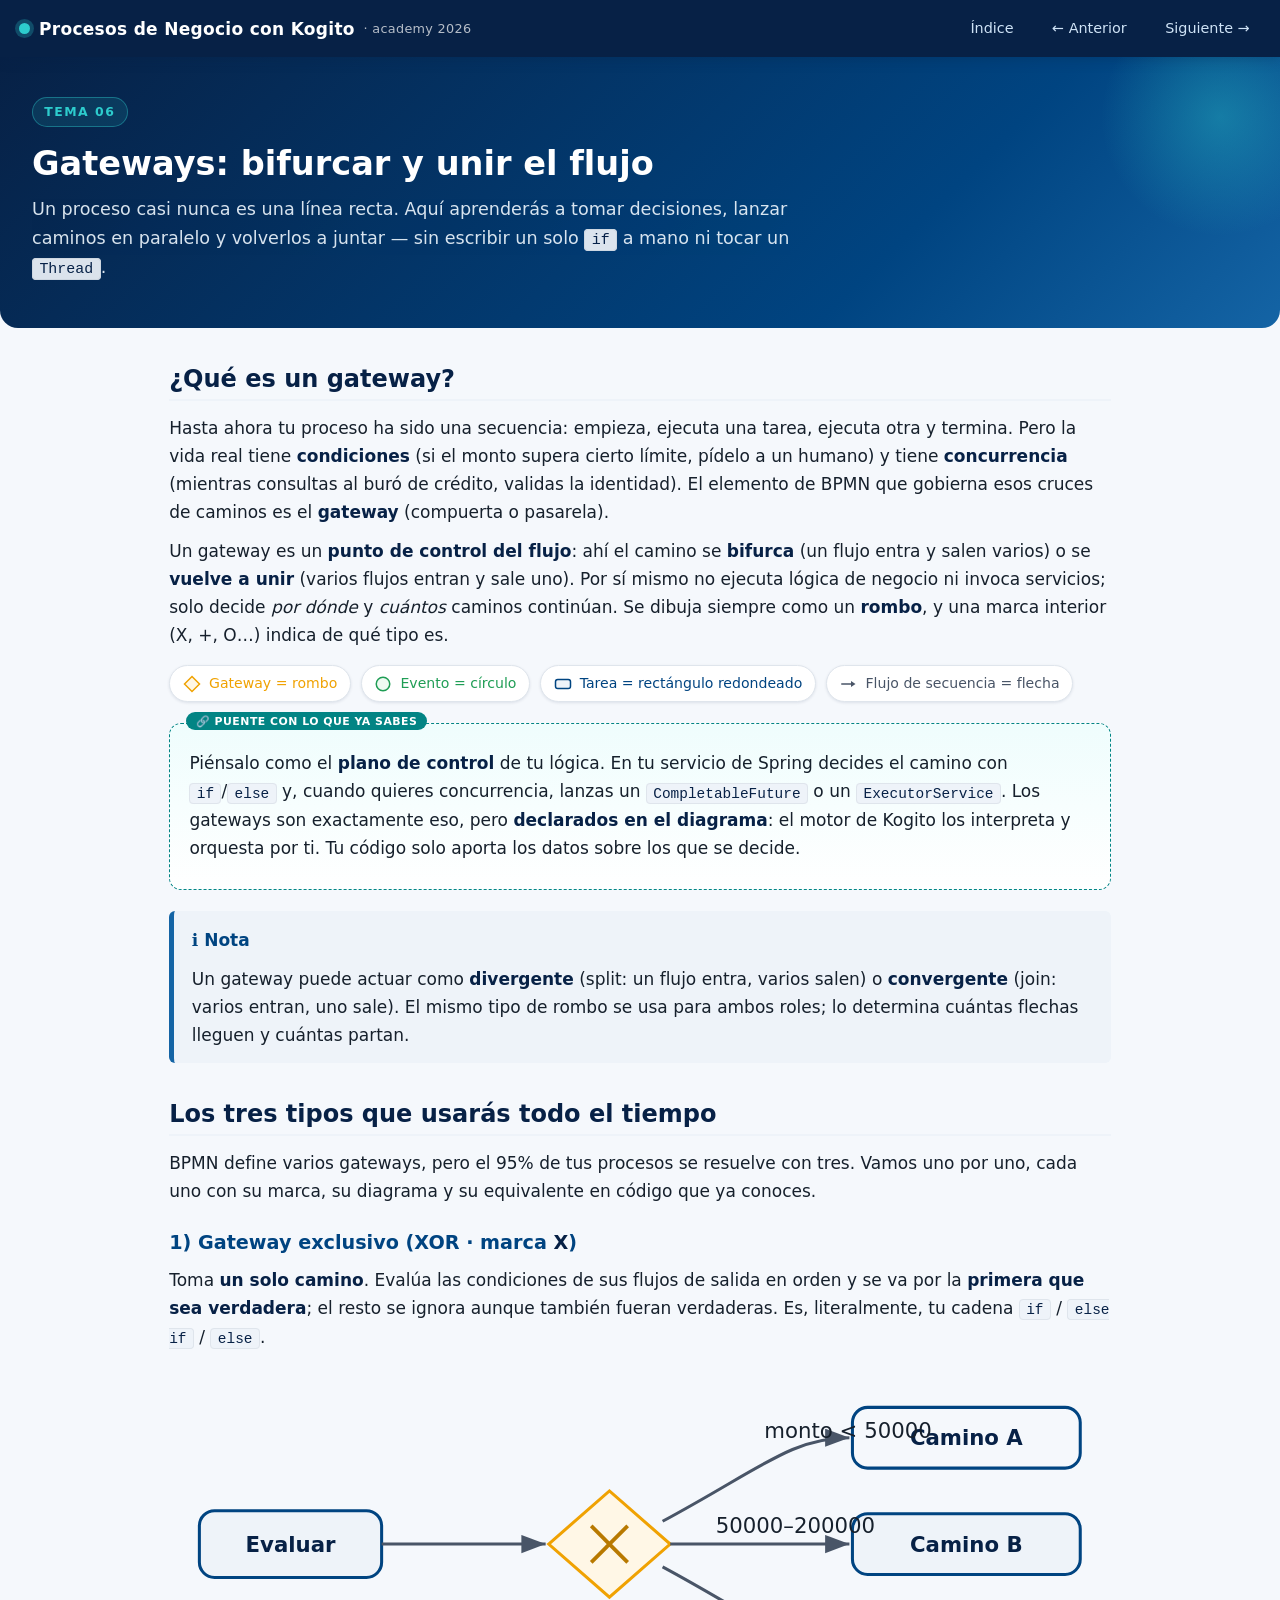
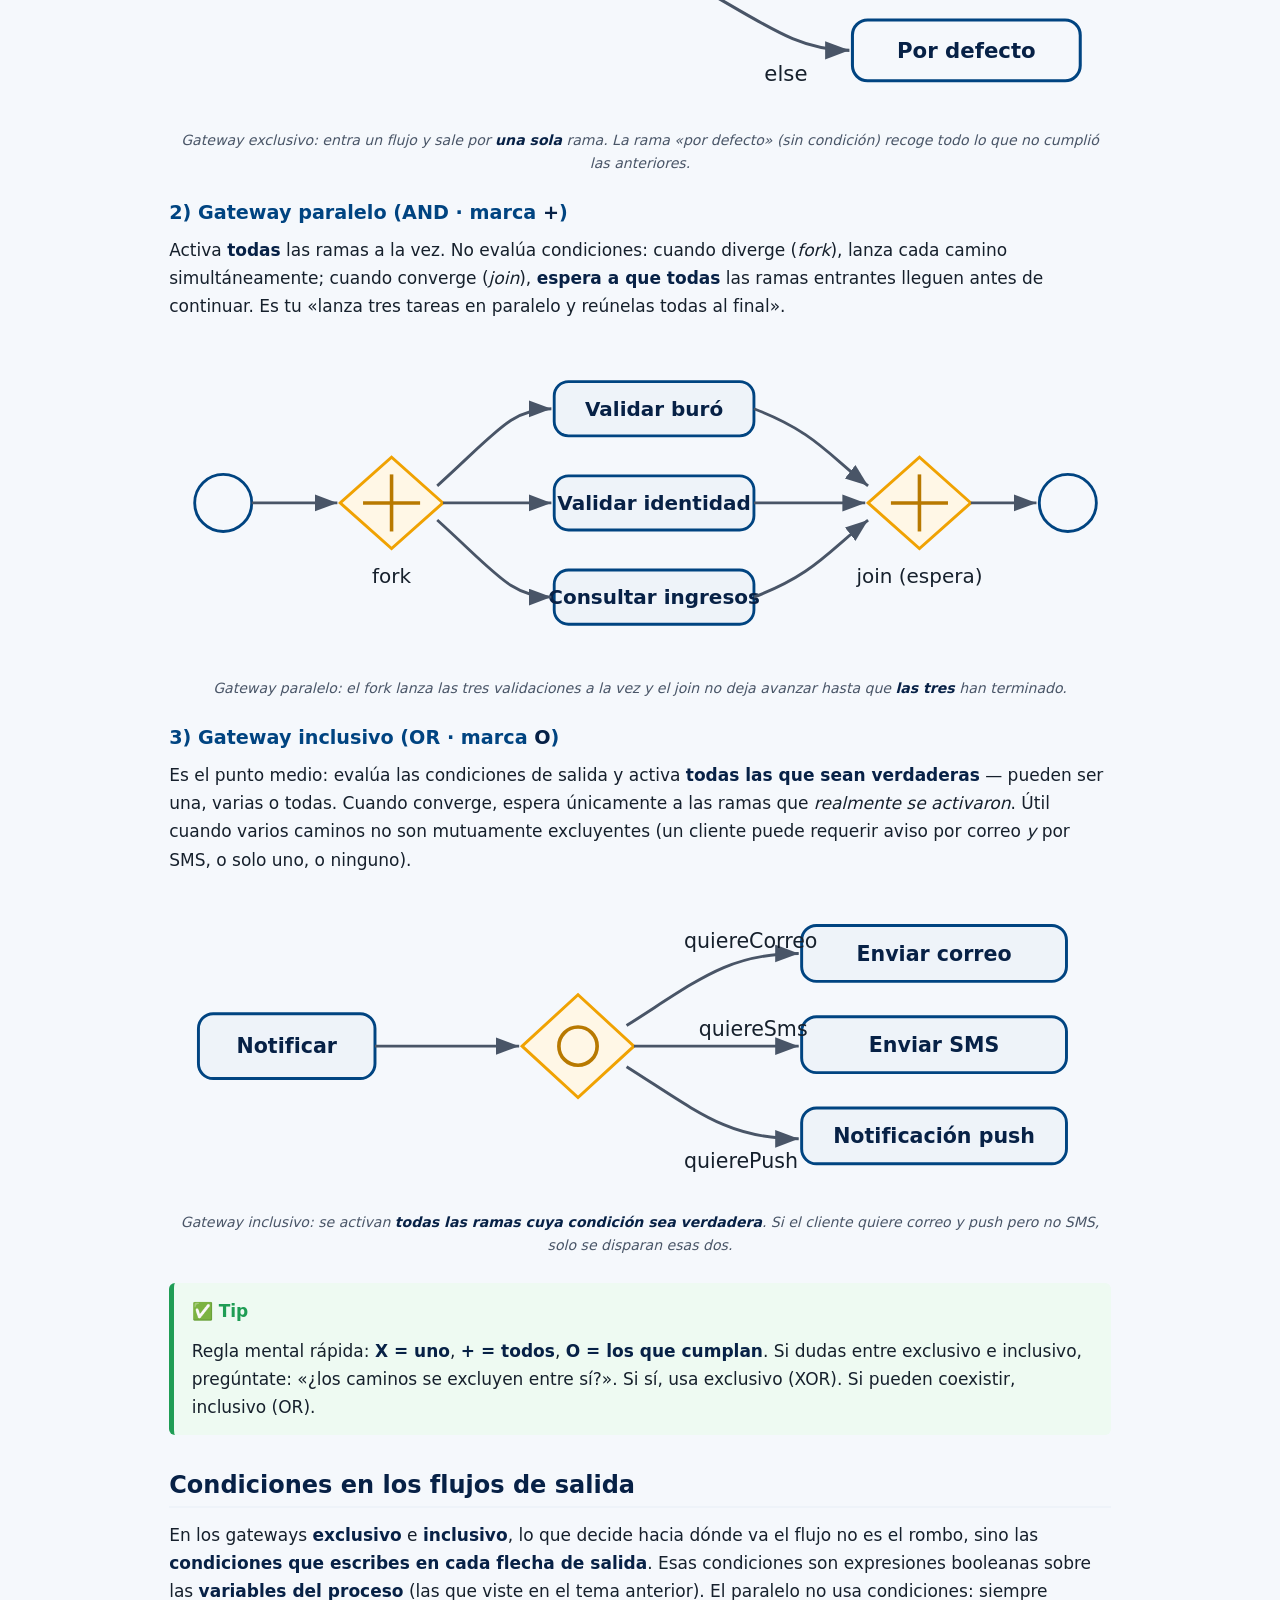
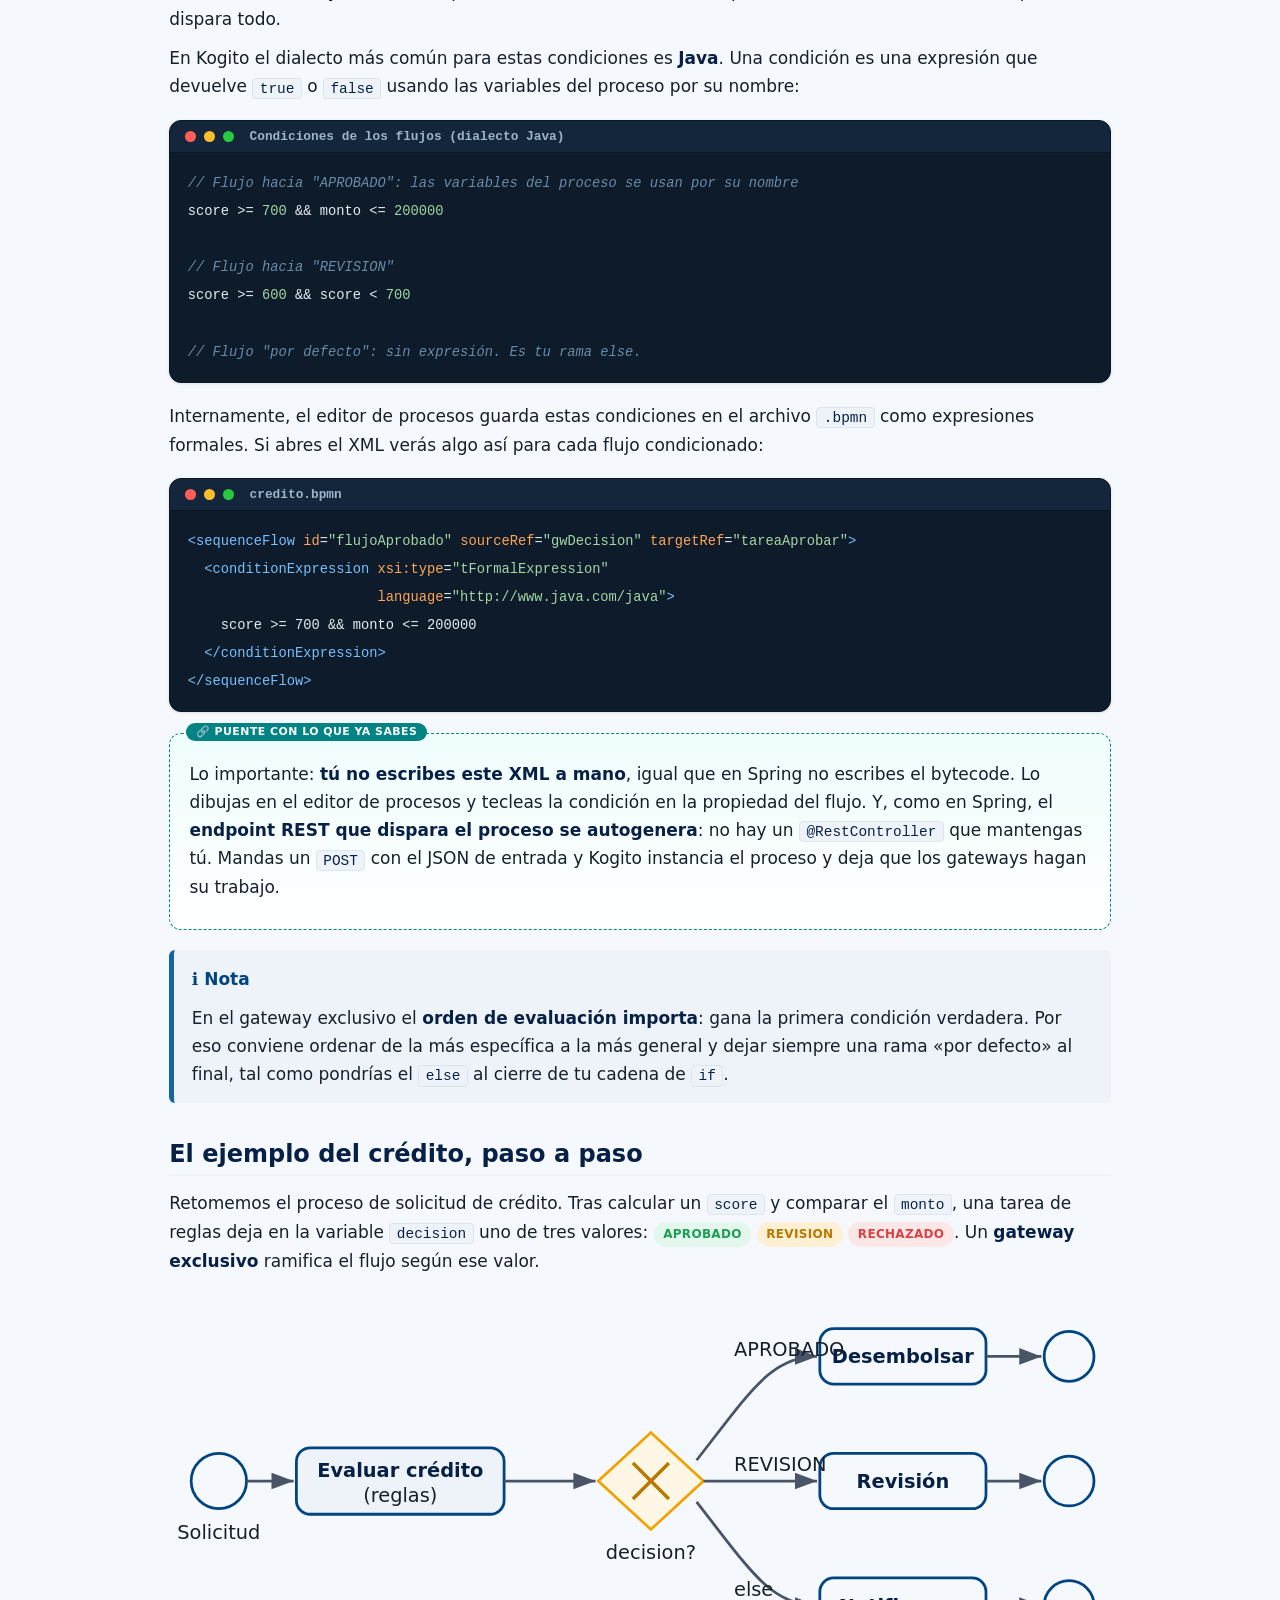
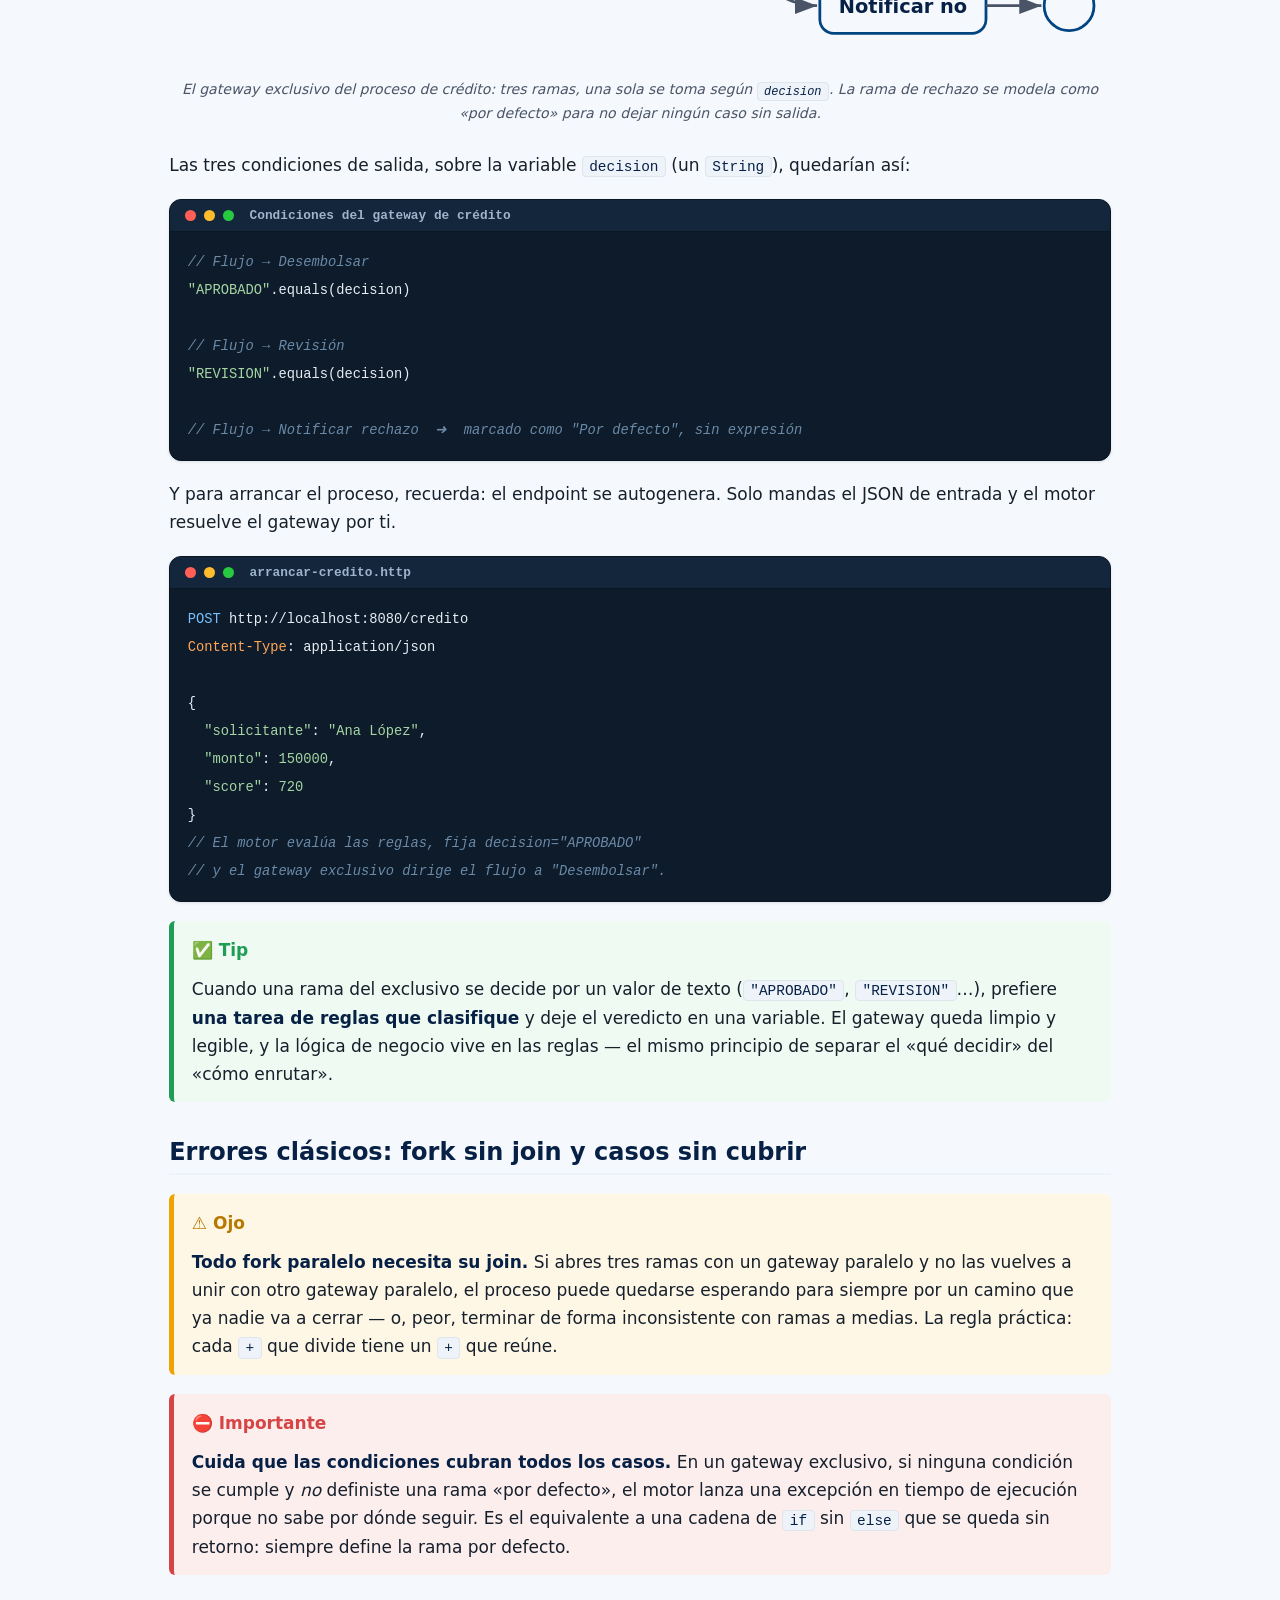
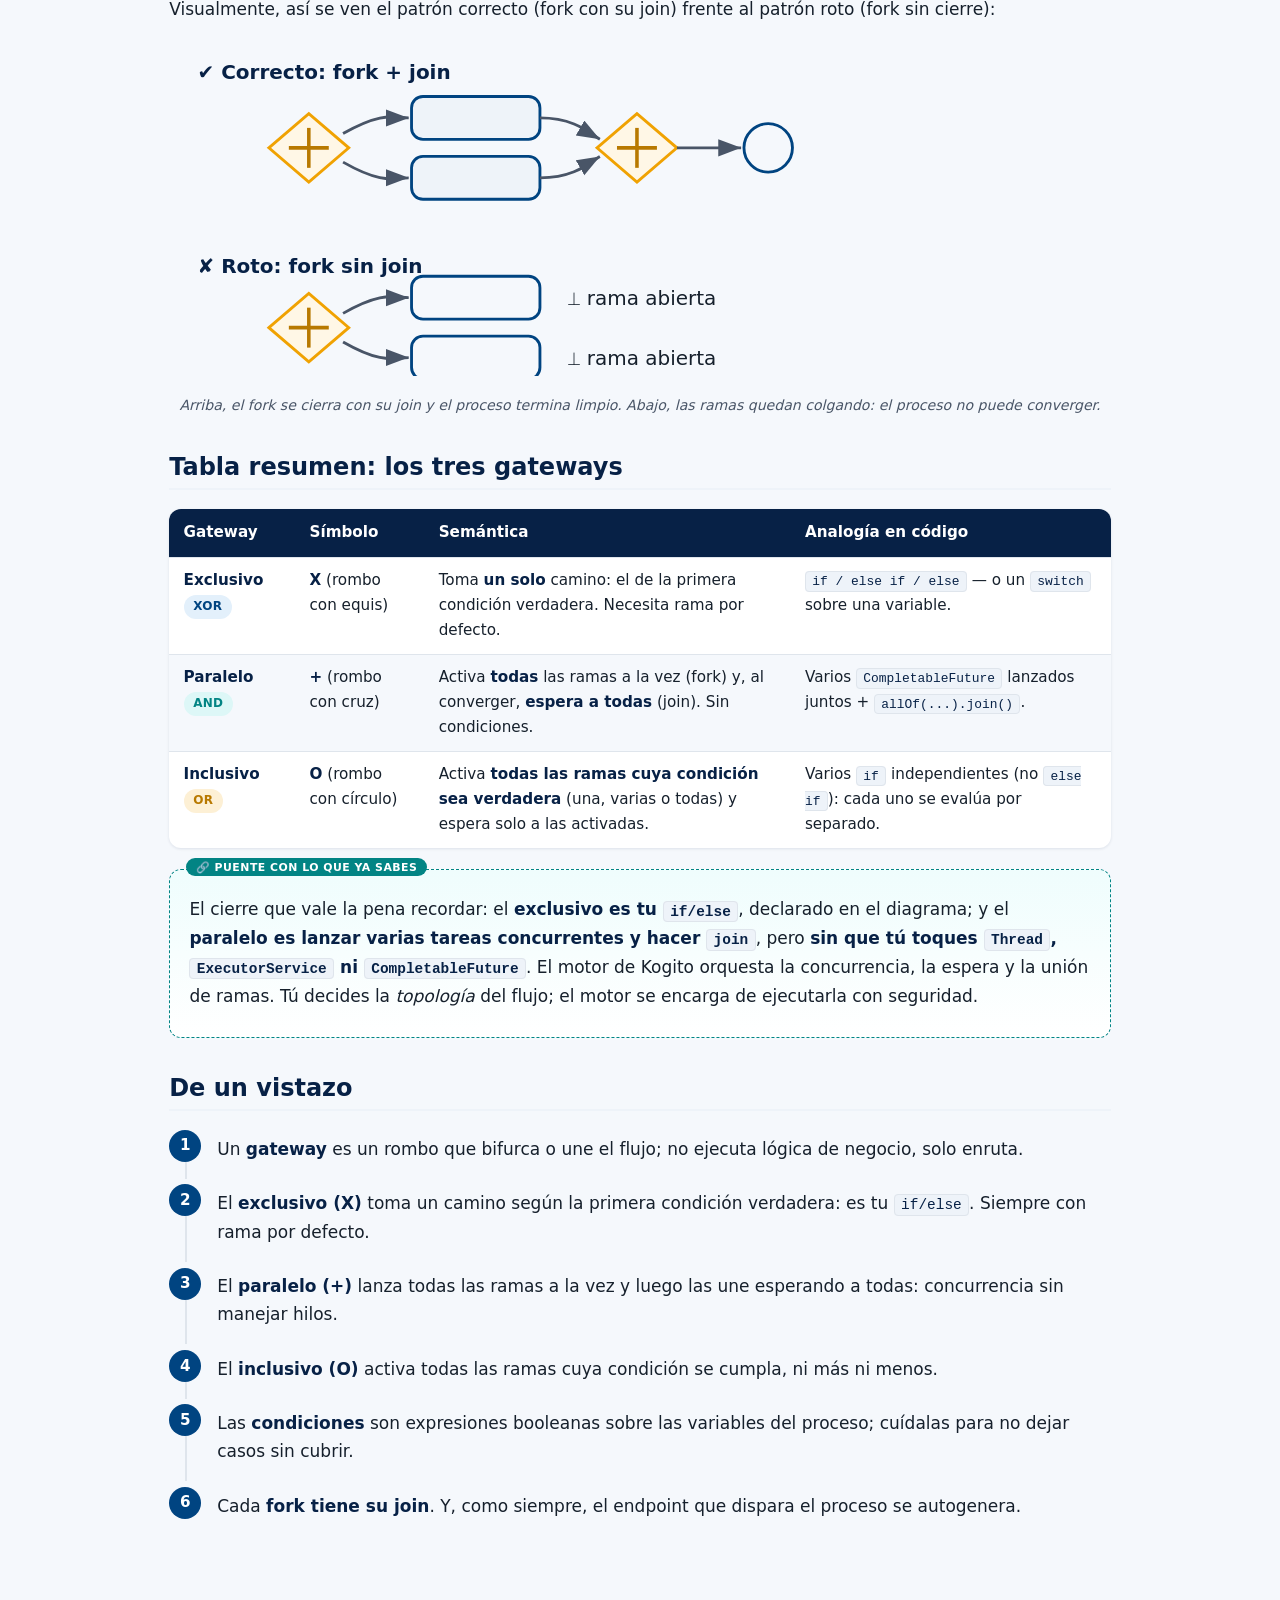
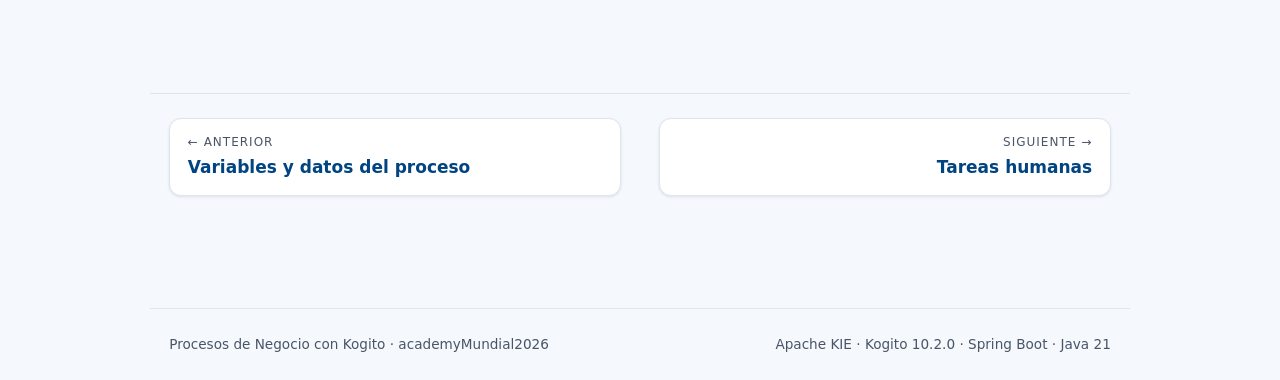
<file: kogito/paginas/06-gateways-decisiones.html>
<!DOCTYPE html>
<html lang="es">
<head>
  <meta charset="UTF-8">
  <meta name="viewport" content="width=device-width, initial-scale=1.0">
  <title>Tema 06 · Gateways: bifurcar y unir el flujo — Procesos de Negocio con Kogito</title>
  <link rel="stylesheet" href="../assets/estilos.css">
</head>
<body>

  <!-- Barra superior -->
  <nav class="barra">
    <span class="marca"><span class="punto"></span> Procesos de Negocio con Kogito <small class="oculta-movil">· academy 2026</small></span>
    <span class="crece"></span>
    <a href="../index.html">Índice</a>
    <a href="05-variables-datos.html" class="oculta-movil">← Anterior</a>
    <a href="07-tareas-humanas.html">Siguiente →</a>
  </nav>

  <!-- Cabecera con degradado -->
  <header class="cabecera">
    <span class="etiqueta">Tema 06</span>
    <h1>Gateways: bifurcar y unir el flujo</h1>
    <p class="bajada">Un proceso casi nunca es una línea recta. Aquí aprenderás a tomar decisiones, lanzar caminos en paralelo y volverlos a juntar — sin escribir un solo <code class="en-linea">if</code> a mano ni tocar un <code class="en-linea">Thread</code>.</p>
  </header>

  <main class="envoltura">

    <section class="seccion">
      <h2>¿Qué es un gateway?</h2>
      <p>Hasta ahora tu proceso ha sido una secuencia: empieza, ejecuta una tarea, ejecuta otra y termina. Pero la vida real tiene <strong>condiciones</strong> (si el monto supera cierto límite, pídelo a un humano) y tiene <strong>concurrencia</strong> (mientras consultas al buró de crédito, validas la identidad). El elemento de BPMN que gobierna esos cruces de caminos es el <strong>gateway</strong> (compuerta o pasarela).</p>

      <p>Un gateway es un <strong>punto de control del flujo</strong>: ahí el camino se <strong>bifurca</strong> (un flujo entra y salen varios) o se <strong>vuelve a unir</strong> (varios flujos entran y sale uno). Por sí mismo no ejecuta lógica de negocio ni invoca servicios; solo decide <em>por dónde</em> y <em>cuántos</em> caminos continúan. Se dibuja siempre como un <strong>rombo</strong>, y una marca interior (X, +, O…) indica de qué tipo es.</p>

      <div class="chips">
        <span class="chip bpmn-gateway">
          <svg class="ico" viewBox="0 0 24 24"><path d="M12 2 L22 12 L12 22 L2 12 Z" fill="#fff7e6" stroke="#f0a202" stroke-width="2"></path></svg>
          Gateway = rombo
        </span>
        <span class="chip bpmn-evento">
          <svg class="ico" viewBox="0 0 24 24"><circle cx="12" cy="12" r="9" fill="#eefaf2" stroke="#1f9d55" stroke-width="2"></circle></svg>
          Evento = círculo
        </span>
        <span class="chip bpmn-tarea">
          <svg class="ico" viewBox="0 0 24 24"><rect x="2" y="6" width="20" height="12" rx="3" fill="#eef3f9" stroke="#004481" stroke-width="2"></rect></svg>
          Tarea = rectángulo redondeado
        </span>
        <span class="chip bpmn-flujo">
          <svg class="ico" viewBox="0 0 24 24"><line x1="3" y1="12" x2="18" y2="12" stroke="#495567" stroke-width="2"></line><path d="M16,8 L22,12 L16,16 Z" fill="#495567"></path></svg>
          Flujo de secuencia = flecha
        </span>
      </div>

      <div class="puente">
        <p>Piénsalo como el <strong>plano de control</strong> de tu lógica. En tu servicio de Spring decides el camino con <code class="en-linea">if</code>/<code class="en-linea">else</code> y, cuando quieres concurrencia, lanzas un <code class="en-linea">CompletableFuture</code> o un <code class="en-linea">ExecutorService</code>. Los gateways son exactamente eso, pero <strong>declarados en el diagrama</strong>: el motor de Kogito los interpreta y orquesta por ti. Tu código solo aporta los datos sobre los que se decide.</p>
      </div>

      <div class="aviso"><div class="titulo">ℹ️ Nota</div><p>Un gateway puede actuar como <strong>divergente</strong> (split: un flujo entra, varios salen) o <strong>convergente</strong> (join: varios entran, uno sale). El mismo tipo de rombo se usa para ambos roles; lo determina cuántas flechas lleguen y cuántas partan.</p></div>
    </section>

    <section class="seccion">
      <h2>Los tres tipos que usarás todo el tiempo</h2>
      <p>BPMN define varios gateways, pero el 95% de tus procesos se resuelve con tres. Vamos uno por uno, cada uno con su marca, su diagrama y su equivalente en código que ya conoces.</p>

      <h3>1) Gateway exclusivo (XOR · marca <strong>X</strong>)</h3>
      <p>Toma <strong>un solo camino</strong>. Evalúa las condiciones de sus flujos de salida en orden y se va por la <strong>primera que sea verdadera</strong>; el resto se ignora aunque también fueran verdaderas. Es, literalmente, tu cadena <code class="en-linea">if</code> / <code class="en-linea">else if</code> / <code class="en-linea">else</code>.</p>

      <figure class="diagrama">
        <svg viewBox="0 0 620 220" role="img" aria-label="Gateway exclusivo: un flujo entra al rombo con marca equis y sale por una sola de tres ramas según la condición">
          <defs>
            <marker id="flecha" markerWidth="10" markerHeight="10" refX="8" refY="3" orient="auto" markerUnits="strokeWidth">
              <path d="M0,0 L8,3 L0,6 Z" fill="#495567"></path>
            </marker>
          </defs>
          <!-- entrada -->
          <rect x="20" y="88" width="120" height="44" rx="10" class="svg-borde svg-relleno"></rect>
          <text x="80" y="115" text-anchor="middle" class="svg-texto-b">Evaluar</text>
          <!-- rombo XOR -->
          <path d="M250 110 L290 75 L330 110 L290 145 Z" fill="#fff7e6" stroke="#f0a202" stroke-width="2"></path>
          <line x1="278" y1="98" x2="302" y2="122" stroke="#b87900" stroke-width="2.5"></line>
          <line x1="302" y1="98" x2="278" y2="122" stroke="#b87900" stroke-width="2.5"></line>
          <!-- ramas -->
          <rect x="450" y="20" width="150" height="40" rx="10" class="svg-borde" fill="#e3f7ec" stroke="#1f9d55"></rect>
          <text x="525" y="45" text-anchor="middle" class="svg-texto-b">Camino A</text>
          <rect x="450" y="90" width="150" height="40" rx="10" class="svg-borde svg-relleno"></rect>
          <text x="525" y="115" text-anchor="middle" class="svg-texto-b">Camino B</text>
          <rect x="450" y="160" width="150" height="40" rx="10" class="svg-borde" fill="#fde6e6" stroke="#d64545"></rect>
          <text x="525" y="185" text-anchor="middle" class="svg-texto-b">Por defecto</text>
          <!-- flechas -->
          <line x1="140" y1="110" x2="248" y2="110" class="svg-flecha"></line>
          <path d="M325 95 C 390 60, 410 40, 448 40" class="svg-flecha"></path>
          <line x1="330" y1="110" x2="448" y2="110" class="svg-flecha"></line>
          <path d="M325 125 C 390 160, 410 180, 448 180" class="svg-flecha"></path>
          <text x="392" y="40" class="svg-texto">monto &lt; 50000</text>
          <text x="360" y="103" class="svg-texto">50000–200000</text>
          <text x="392" y="200" class="svg-texto">else</text>
        </svg>
        <figcaption>Gateway exclusivo: entra un flujo y sale por <strong>una sola</strong> rama. La rama «por defecto» (sin condición) recoge todo lo que no cumplió las anteriores.</figcaption>
      </figure>

      <h3>2) Gateway paralelo (AND · marca <strong>+</strong>)</h3>
      <p>Activa <strong>todas</strong> las ramas a la vez. No evalúa condiciones: cuando diverge (<em>fork</em>), lanza cada camino simultáneamente; cuando converge (<em>join</em>), <strong>espera a que todas</strong> las ramas entrantes lleguen antes de continuar. Es tu «lanza tres tareas en paralelo y reúnelas todas al final».</p>

      <figure class="diagrama">
        <svg viewBox="0 0 660 220" role="img" aria-label="Gateway paralelo: un fork lanza tres ramas a la vez y un join espera a que las tres terminen antes de seguir">
          <defs>
            <marker id="flecha2" markerWidth="10" markerHeight="10" refX="8" refY="3" orient="auto" markerUnits="strokeWidth">
              <path d="M0,0 L8,3 L0,6 Z" fill="#495567"></path>
            </marker>
          </defs>
          <!-- inicio -->
          <circle cx="38" cy="110" r="20" class="svg-borde" fill="#eefaf2" stroke="#1f9d55"></circle>
          <!-- rombo fork -->
          <path d="M120 110 L156 78 L192 110 L156 142 Z" fill="#fff7e6" stroke="#f0a202" stroke-width="2"></path>
          <line x1="156" y1="90" x2="156" y2="130" stroke="#b87900" stroke-width="2.5"></line>
          <line x1="136" y1="110" x2="176" y2="110" stroke="#b87900" stroke-width="2.5"></line>
          <text x="156" y="166" text-anchor="middle" class="svg-texto">fork</text>
          <!-- ramas paralelas -->
          <rect x="270" y="25" width="140" height="38" rx="10" class="svg-borde svg-relleno"></rect>
          <text x="340" y="49" text-anchor="middle" class="svg-texto-b">Validar buró</text>
          <rect x="270" y="91" width="140" height="38" rx="10" class="svg-borde svg-relleno"></rect>
          <text x="340" y="115" text-anchor="middle" class="svg-texto-b">Validar identidad</text>
          <rect x="270" y="157" width="140" height="38" rx="10" class="svg-borde svg-relleno"></rect>
          <text x="340" y="181" text-anchor="middle" class="svg-texto-b">Consultar ingresos</text>
          <!-- rombo join -->
          <path d="M490 110 L526 78 L562 110 L526 142 Z" fill="#fff7e6" stroke="#f0a202" stroke-width="2"></path>
          <line x1="526" y1="90" x2="526" y2="130" stroke="#b87900" stroke-width="2.5"></line>
          <line x1="506" y1="110" x2="546" y2="110" stroke="#b87900" stroke-width="2.5"></line>
          <text x="526" y="166" text-anchor="middle" class="svg-texto">join (espera)</text>
          <!-- fin -->
          <circle cx="630" cy="110" r="20" class="svg-borde" fill="#fde6e6" stroke="#d64545" stroke-width="3"></circle>
          <!-- flechas -->
          <line x1="58" y1="110" x2="118" y2="110" stroke="#495567" stroke-width="2" fill="none" marker-end="url(#flecha2)"></line>
          <path d="M188 98 C 230 60, 240 44, 268 44" stroke="#495567" stroke-width="2" fill="none" marker-end="url(#flecha2)"></path>
          <line x1="192" y1="110" x2="268" y2="110" stroke="#495567" stroke-width="2" fill="none" marker-end="url(#flecha2)"></line>
          <path d="M188 122 C 230 160, 240 176, 268 176" stroke="#495567" stroke-width="2" fill="none" marker-end="url(#flecha2)"></path>
          <path d="M410 44 C 452 60, 462 76, 490 98" stroke="#495567" stroke-width="2" fill="none" marker-end="url(#flecha2)"></path>
          <line x1="410" y1="110" x2="488" y2="110" stroke="#495567" stroke-width="2" fill="none" marker-end="url(#flecha2)"></line>
          <path d="M410 176 C 452 160, 462 144, 490 122" stroke="#495567" stroke-width="2" fill="none" marker-end="url(#flecha2)"></path>
          <line x1="562" y1="110" x2="608" y2="110" stroke="#495567" stroke-width="2" fill="none" marker-end="url(#flecha2)"></line>
        </svg>
        <figcaption>Gateway paralelo: el <em>fork</em> lanza las tres validaciones a la vez y el <em>join</em> no deja avanzar hasta que <strong>las tres</strong> han terminado.</figcaption>
      </figure>

      <h3>3) Gateway inclusivo (OR · marca <strong>O</strong>)</h3>
      <p>Es el punto medio: evalúa las condiciones de salida y activa <strong>todas las que sean verdaderas</strong> — pueden ser una, varias o todas. Cuando converge, espera únicamente a las ramas que <em>realmente se activaron</em>. Útil cuando varios caminos no son mutuamente excluyentes (un cliente puede requerir aviso por correo <em>y</em> por SMS, o solo uno, o ninguno).</p>

      <figure class="diagrama">
        <svg viewBox="0 0 640 200" role="img" aria-label="Gateway inclusivo: un rombo con marca de círculo activa una o varias ramas según cuáles condiciones se cumplan">
          <defs>
            <marker id="flecha3" markerWidth="10" markerHeight="10" refX="8" refY="3" orient="auto" markerUnits="strokeWidth">
              <path d="M0,0 L8,3 L0,6 Z" fill="#495567"></path>
            </marker>
          </defs>
          <rect x="20" y="78" width="120" height="44" rx="10" class="svg-borde svg-relleno"></rect>
          <text x="80" y="105" text-anchor="middle" class="svg-texto-b">Notificar</text>
          <!-- rombo OR -->
          <path d="M240 100 L278 65 L316 100 L278 135 Z" fill="#fff7e6" stroke="#f0a202" stroke-width="2"></path>
          <circle cx="278" cy="100" r="13" fill="none" stroke="#b87900" stroke-width="2.5"></circle>
          <!-- ramas -->
          <rect x="430" y="18" width="180" height="38" rx="10" class="svg-borde svg-relleno"></rect>
          <text x="520" y="42" text-anchor="middle" class="svg-texto-b">Enviar correo</text>
          <rect x="430" y="80" width="180" height="38" rx="10" class="svg-borde svg-relleno"></rect>
          <text x="520" y="104" text-anchor="middle" class="svg-texto-b">Enviar SMS</text>
          <rect x="430" y="142" width="180" height="38" rx="10" class="svg-borde svg-relleno"></rect>
          <text x="520" y="166" text-anchor="middle" class="svg-texto-b">Notificación push</text>
          <!-- flechas -->
          <line x1="140" y1="100" x2="238" y2="100" stroke="#495567" stroke-width="2" fill="none" marker-end="url(#flecha3)"></line>
          <path d="M311 86 C 360 55, 380 37, 428 37" stroke="#495567" stroke-width="2" fill="none" marker-end="url(#flecha3)"></path>
          <line x1="316" y1="100" x2="428" y2="100" stroke="#495567" stroke-width="2" fill="none" marker-end="url(#flecha3)"></line>
          <path d="M311 114 C 360 145, 380 163, 428 163" stroke="#495567" stroke-width="2" fill="none" marker-end="url(#flecha3)"></path>
          <text x="350" y="33" class="svg-texto">quiereCorreo</text>
          <text x="360" y="93" class="svg-texto">quiereSms</text>
          <text x="350" y="183" class="svg-texto">quierePush</text>
        </svg>
        <figcaption>Gateway inclusivo: se activan <strong>todas las ramas cuya condición sea verdadera</strong>. Si el cliente quiere correo y push pero no SMS, solo se disparan esas dos.</figcaption>
      </figure>

      <div class="aviso tip"><div class="titulo">✅ Tip</div><p>Regla mental rápida: <strong>X = uno</strong>, <strong>+ = todos</strong>, <strong>O = los que cumplan</strong>. Si dudas entre exclusivo e inclusivo, pregúntate: «¿los caminos se excluyen entre sí?». Si sí, usa exclusivo (XOR). Si pueden coexistir, inclusivo (OR).</p></div>
    </section>

    <section class="seccion">
      <h2>Condiciones en los flujos de salida</h2>
      <p>En los gateways <strong>exclusivo</strong> e <strong>inclusivo</strong>, lo que decide hacia dónde va el flujo no es el rombo, sino las <strong>condiciones que escribes en cada flecha de salida</strong>. Esas condiciones son expresiones booleanas sobre las <strong>variables del proceso</strong> (las que viste en el tema anterior). El paralelo no usa condiciones: siempre dispara todo.</p>

      <p>En Kogito el dialecto más común para estas condiciones es <strong>Java</strong>. Una condición es una expresión que devuelve <code class="en-linea">true</code> o <code class="en-linea">false</code> usando las variables del proceso por su nombre:</p>

      <div class="codigo">
        <div class="barra-cod"><span class="sem r"></span><span class="sem a"></span><span class="sem v"></span><span class="arch">Condiciones de los flujos (dialecto Java)</span></div>
        <pre><code><span class="cmt">// Flujo hacia "APROBADO": las variables del proceso se usan por su nombre</span>
score &gt;= <span class="str">700</span> &amp;&amp; monto &lt;= <span class="str">200000</span>

<span class="cmt">// Flujo hacia "REVISION"</span>
score &gt;= <span class="str">600</span> &amp;&amp; score &lt; <span class="str">700</span>

<span class="cmt">// Flujo "por defecto": sin expresión. Es tu rama else.</span></code></pre>
      </div>

      <p>Internamente, el editor de procesos guarda estas condiciones en el archivo <code class="en-linea">.bpmn</code> como expresiones formales. Si abres el XML verás algo así para cada flujo condicionado:</p>

      <div class="codigo">
        <div class="barra-cod"><span class="sem r"></span><span class="sem a"></span><span class="sem v"></span><span class="arch">credito.bpmn</span></div>
        <pre><code><span class="kw">&lt;sequenceFlow</span> <span class="typ">id</span>=<span class="str">"flujoAprobado"</span> <span class="typ">sourceRef</span>=<span class="str">"gwDecision"</span> <span class="typ">targetRef</span>=<span class="str">"tareaAprobar"</span><span class="kw">&gt;</span>
  <span class="kw">&lt;conditionExpression</span> <span class="typ">xsi:type</span>=<span class="str">"tFormalExpression"</span>
                       <span class="typ">language</span>=<span class="str">"http://www.java.com/java"</span><span class="kw">&gt;</span>
    score &gt;= 700 &amp;&amp; monto &lt;= 200000
  <span class="kw">&lt;/conditionExpression&gt;</span>
<span class="kw">&lt;/sequenceFlow&gt;</span></code></pre>
      </div>

      <div class="puente">
        <p>Lo importante: <strong>tú no escribes este XML a mano</strong>, igual que en Spring no escribes el bytecode. Lo dibujas en el editor de procesos y tecleas la condición en la propiedad del flujo. Y, como en Spring, el <strong>endpoint REST que dispara el proceso se autogenera</strong>: no hay un <code class="en-linea">@RestController</code> que mantengas tú. Mandas un <code class="en-linea">POST</code> con el JSON de entrada y Kogito instancia el proceso y deja que los gateways hagan su trabajo.</p>
      </div>

      <div class="aviso"><div class="titulo">ℹ️ Nota</div><p>En el gateway exclusivo el <strong>orden de evaluación importa</strong>: gana la primera condición verdadera. Por eso conviene ordenar de la más específica a la más general y dejar siempre una rama «por defecto» al final, tal como pondrías el <code class="en-linea">else</code> al cierre de tu cadena de <code class="en-linea">if</code>.</p></div>
    </section>

    <section class="seccion">
      <h2>El ejemplo del crédito, paso a paso</h2>
      <p>Retomemos el proceso de solicitud de crédito. Tras calcular un <code class="en-linea">score</code> y comparar el <code class="en-linea">monto</code>, una tarea de reglas deja en la variable <code class="en-linea">decision</code> uno de tres valores: <span class="pildora verde">APROBADO</span> <span class="pildora ambar">REVISION</span> <span class="pildora rojo">RECHAZADO</span>. Un <strong>gateway exclusivo</strong> ramifica el flujo según ese valor.</p>

      <figure class="diagrama">
        <svg viewBox="0 0 680 260" role="img" aria-label="Proceso de crédito: una tarea calcula la decisión, un gateway exclusivo ramifica en aprobado, revisión o rechazado, y cada rama termina en su propio fin">
          <defs>
            <marker id="flecha4" markerWidth="10" markerHeight="10" refX="8" refY="3" orient="auto" markerUnits="strokeWidth">
              <path d="M0,0 L8,3 L0,6 Z" fill="#495567"></path>
            </marker>
          </defs>
          <!-- inicio -->
          <circle cx="36" cy="130" r="20" class="svg-borde" fill="#eefaf2" stroke="#1f9d55"></circle>
          <text x="36" y="172" text-anchor="middle" class="svg-texto">Solicitud</text>
          <!-- tarea de reglas -->
          <rect x="92" y="106" width="150" height="48" rx="10" class="svg-borde svg-relleno"></rect>
          <text x="167" y="127" text-anchor="middle" class="svg-texto-b">Evaluar crédito</text>
          <text x="167" y="145" text-anchor="middle" class="svg-texto">(reglas)</text>
          <!-- rombo XOR -->
          <path d="M310 130 L348 95 L386 130 L348 165 Z" fill="#fff7e6" stroke="#f0a202" stroke-width="2"></path>
          <line x1="335" y1="117" x2="361" y2="143" stroke="#b87900" stroke-width="2.5"></line>
          <line x1="361" y1="117" x2="335" y2="143" stroke="#b87900" stroke-width="2.5"></line>
          <text x="348" y="186" text-anchor="middle" class="svg-texto">decision?</text>
          <!-- rama aprobado -->
          <rect x="470" y="20" width="120" height="40" rx="10" class="svg-borde" fill="#e3f7ec" stroke="#1f9d55"></rect>
          <text x="530" y="45" text-anchor="middle" class="svg-texto-b">Desembolsar</text>
          <circle cx="650" cy="40" r="18" class="svg-borde" fill="#e3f7ec" stroke="#1f9d55" stroke-width="3"></circle>
          <!-- rama revision -->
          <rect x="470" y="110" width="120" height="40" rx="10" class="svg-borde" fill="#fdf0d5" stroke="#b87900"></rect>
          <text x="530" y="135" text-anchor="middle" class="svg-texto-b">Revisión</text>
          <circle cx="650" cy="130" r="18" class="svg-borde" fill="#fdf0d5" stroke="#b87900" stroke-width="3"></circle>
          <!-- rama rechazado -->
          <rect x="470" y="200" width="120" height="40" rx="10" class="svg-borde" fill="#fde6e6" stroke="#d64545"></rect>
          <text x="530" y="225" text-anchor="middle" class="svg-texto-b">Notificar no</text>
          <circle cx="650" cy="220" r="18" class="svg-borde" fill="#fde6e6" stroke="#d64545" stroke-width="3"></circle>
          <!-- flechas -->
          <line x1="56" y1="130" x2="90" y2="130" stroke="#495567" stroke-width="2" fill="none" marker-end="url(#flecha4)"></line>
          <line x1="242" y1="130" x2="308" y2="130" stroke="#495567" stroke-width="2" fill="none" marker-end="url(#flecha4)"></line>
          <path d="M381 115 C 420 65, 435 40, 468 40" stroke="#495567" stroke-width="2" fill="none" marker-end="url(#flecha4)"></path>
          <line x1="386" y1="130" x2="468" y2="130" stroke="#495567" stroke-width="2" fill="none" marker-end="url(#flecha4)"></line>
          <path d="M381 145 C 420 195, 435 220, 468 220" stroke="#495567" stroke-width="2" fill="none" marker-end="url(#flecha4)"></path>
          <line x1="590" y1="40" x2="630" y2="40" stroke="#495567" stroke-width="2" fill="none" marker-end="url(#flecha4)"></line>
          <line x1="590" y1="130" x2="630" y2="130" stroke="#495567" stroke-width="2" fill="none" marker-end="url(#flecha4)"></line>
          <line x1="590" y1="220" x2="630" y2="220" stroke="#495567" stroke-width="2" fill="none" marker-end="url(#flecha4)"></line>
          <text x="408" y="40" class="svg-texto">APROBADO</text>
          <text x="408" y="123" class="svg-texto">REVISION</text>
          <text x="408" y="213" class="svg-texto">else</text>
        </svg>
        <figcaption>El gateway exclusivo del proceso de crédito: tres ramas, una sola se toma según <code class="en-linea">decision</code>. La rama de rechazo se modela como «por defecto» para no dejar ningún caso sin salida.</figcaption>
      </figure>

      <p>Las tres condiciones de salida, sobre la variable <code class="en-linea">decision</code> (un <code class="en-linea">String</code>), quedarían así:</p>

      <div class="codigo">
        <div class="barra-cod"><span class="sem r"></span><span class="sem a"></span><span class="sem v"></span><span class="arch">Condiciones del gateway de crédito</span></div>
        <pre><code><span class="cmt">// Flujo → Desembolsar</span>
<span class="str">"APROBADO"</span>.equals(decision)

<span class="cmt">// Flujo → Revisión</span>
<span class="str">"REVISION"</span>.equals(decision)

<span class="cmt">// Flujo → Notificar rechazo  ➜  marcado como "Por defecto", sin expresión</span></code></pre>
      </div>

      <p>Y para arrancar el proceso, recuerda: el endpoint se autogenera. Solo mandas el JSON de entrada y el motor resuelve el gateway por ti.</p>

      <div class="codigo">
        <div class="barra-cod"><span class="sem r"></span><span class="sem a"></span><span class="sem v"></span><span class="arch">arrancar-credito.http</span></div>
        <pre><code><span class="kw">POST</span> http://localhost:8080/credito
<span class="typ">Content-Type</span>: application/json

{
  <span class="str">"solicitante"</span>: <span class="str">"Ana López"</span>,
  <span class="str">"monto"</span>: <span class="str">150000</span>,
  <span class="str">"score"</span>: <span class="str">720</span>
}
<span class="cmt">// El motor evalúa las reglas, fija decision="APROBADO"</span>
<span class="cmt">// y el gateway exclusivo dirige el flujo a "Desembolsar".</span></code></pre>
      </div>

      <div class="aviso tip"><div class="titulo">✅ Tip</div><p>Cuando una rama del exclusivo se decide por un valor de texto (<code class="en-linea">"APROBADO"</code>, <code class="en-linea">"REVISION"</code>…), prefiere <strong>una tarea de reglas que clasifique</strong> y deje el veredicto en una variable. El gateway queda limpio y legible, y la lógica de negocio vive en las reglas — el mismo principio de separar el «qué decidir» del «cómo enrutar».</p></div>
    </section>

    <section class="seccion">
      <h2>Errores clásicos: fork sin join y casos sin cubrir</h2>

      <div class="aviso ojo"><div class="titulo">⚠️ Ojo</div><p><strong>Todo fork paralelo necesita su join.</strong> Si abres tres ramas con un gateway paralelo y no las vuelves a unir con otro gateway paralelo, el proceso puede quedarse esperando para siempre por un camino que ya nadie va a cerrar — o, peor, terminar de forma inconsistente con ramas a medias. La regla práctica: cada <code class="en-linea">+</code> que divide tiene un <code class="en-linea">+</code> que reúne.</p></div>

      <div class="aviso alto"><div class="titulo">⛔ Importante</div><p><strong>Cuida que las condiciones cubran todos los casos.</strong> En un gateway exclusivo, si ninguna condición se cumple y <em>no</em> definiste una rama «por defecto», el motor lanza una excepción en tiempo de ejecución porque no sabe por dónde seguir. Es el equivalente a una cadena de <code class="en-linea">if</code> sin <code class="en-linea">else</code> que se queda sin retorno: siempre define la rama por defecto.</p></div>

      <p>Visualmente, así se ven el patrón correcto (fork con su join) frente al patrón roto (fork sin cierre):</p>

      <figure class="diagrama">
        <svg viewBox="0 0 660 230" role="img" aria-label="Comparación: arriba un fork paralelo con su join correspondiente; abajo un fork sin join cuyas ramas quedan abiertas">
          <defs>
            <marker id="flecha5" markerWidth="10" markerHeight="10" refX="8" refY="3" orient="auto" markerUnits="strokeWidth">
              <path d="M0,0 L8,3 L0,6 Z" fill="#495567"></path>
            </marker>
          </defs>
          <!-- CORRECTO -->
          <text x="20" y="22" class="svg-texto-b" fill="#1f9d55">✔ Correcto: fork + join</text>
          <path d="M70 70 L98 46 L126 70 L98 94 Z" fill="#fff7e6" stroke="#f0a202" stroke-width="2"></path>
          <line x1="98" y1="56" x2="98" y2="84" stroke="#b87900" stroke-width="2.5"></line>
          <line x1="84" y1="70" x2="112" y2="70" stroke="#b87900" stroke-width="2.5"></line>
          <path d="M300 70 L328 46 L356 70 L328 94 Z" fill="#fff7e6" stroke="#f0a202" stroke-width="2"></path>
          <line x1="328" y1="56" x2="328" y2="84" stroke="#b87900" stroke-width="2.5"></line>
          <line x1="314" y1="70" x2="342" y2="70" stroke="#b87900" stroke-width="2.5"></line>
          <rect x="170" y="34" width="90" height="30" rx="8" class="svg-borde svg-relleno"></rect>
          <rect x="170" y="76" width="90" height="30" rx="8" class="svg-borde svg-relleno"></rect>
          <circle cx="420" cy="70" r="17" class="svg-borde" fill="#eefaf2" stroke="#1f9d55" stroke-width="3"></circle>
          <path d="M122 60 C 150 44, 158 49, 168 49" stroke="#495567" stroke-width="2" fill="none" marker-end="url(#flecha5)"></path>
          <path d="M122 80 C 150 96, 158 91, 168 91" stroke="#495567" stroke-width="2" fill="none" marker-end="url(#flecha5)"></path>
          <path d="M260 49 C 285 49, 295 60, 302 64" stroke="#495567" stroke-width="2" fill="none" marker-end="url(#flecha5)"></path>
          <path d="M260 91 C 285 91, 295 80, 302 76" stroke="#495567" stroke-width="2" fill="none" marker-end="url(#flecha5)"></path>
          <line x1="356" y1="70" x2="401" y2="70" stroke="#495567" stroke-width="2" fill="none" marker-end="url(#flecha5)"></line>
          <!-- ROTO -->
          <text x="20" y="158" class="svg-texto-b" fill="#d64545">✘ Roto: fork sin join</text>
          <path d="M70 196 L98 172 L126 196 L98 220 Z" fill="#fff7e6" stroke="#f0a202" stroke-width="2"></path>
          <line x1="98" y1="182" x2="98" y2="210" stroke="#b87900" stroke-width="2.5"></line>
          <line x1="84" y1="196" x2="112" y2="196" stroke="#b87900" stroke-width="2.5"></line>
          <rect x="170" y="160" width="90" height="30" rx="8" class="svg-borde" fill="#fdeeee" stroke="#d64545"></rect>
          <rect x="170" y="202" width="90" height="30" rx="8" class="svg-borde" fill="#fdeeee" stroke="#d64545"></rect>
          <path d="M122 186 C 150 170, 158 175, 168 175" stroke="#495567" stroke-width="2" fill="none" marker-end="url(#flecha5)"></path>
          <path d="M122 206 C 150 222, 158 217, 168 217" stroke="#495567" stroke-width="2" fill="none" marker-end="url(#flecha5)"></path>
          <text x="280" y="180" class="svg-texto" fill="#d64545">⟂ rama abierta</text>
          <text x="280" y="222" class="svg-texto" fill="#d64545">⟂ rama abierta</text>
        </svg>
        <figcaption>Arriba, el fork se cierra con su join y el proceso termina limpio. Abajo, las ramas quedan colgando: el proceso no puede converger.</figcaption>
      </figure>
    </section>

    <section class="seccion">
      <h2>Tabla resumen: los tres gateways</h2>
      <table class="tabla">
        <thead>
          <tr><th>Gateway</th><th>Símbolo</th><th>Semántica</th><th>Analogía en código</th></tr>
        </thead>
        <tbody>
          <tr>
            <td><strong>Exclusivo</strong> <span class="pildora azul">XOR</span></td>
            <td><strong>X</strong> (rombo con equis)</td>
            <td>Toma <strong>un solo</strong> camino: el de la primera condición verdadera. Necesita rama por defecto.</td>
            <td><code>if / else if / else</code> — o un <code>switch</code> sobre una variable.</td>
          </tr>
          <tr>
            <td><strong>Paralelo</strong> <span class="pildora aqua">AND</span></td>
            <td><strong>+</strong> (rombo con cruz)</td>
            <td>Activa <strong>todas</strong> las ramas a la vez (fork) y, al converger, <strong>espera a todas</strong> (join). Sin condiciones.</td>
            <td>Varios <code>CompletableFuture</code> lanzados juntos + <code>allOf(...).join()</code>.</td>
          </tr>
          <tr>
            <td><strong>Inclusivo</strong> <span class="pildora ambar">OR</span></td>
            <td><strong>O</strong> (rombo con círculo)</td>
            <td>Activa <strong>todas las ramas cuya condición sea verdadera</strong> (una, varias o todas) y espera solo a las activadas.</td>
            <td>Varios <code>if</code> independientes (no <code>else if</code>): cada uno se evalúa por separado.</td>
          </tr>
        </tbody>
      </table>

      <div class="puente">
        <p>El cierre que vale la pena recordar: el <strong>exclusivo es tu <code class="en-linea">if/else</code></strong>, declarado en el diagrama; y el <strong>paralelo es lanzar varias tareas concurrentes y hacer <code class="en-linea">join</code></strong>, pero <strong>sin que tú toques <code class="en-linea">Thread</code>, <code class="en-linea">ExecutorService</code> ni <code class="en-linea">CompletableFuture</code></strong>. El motor de Kogito orquesta la concurrencia, la espera y la unión de ramas. Tú decides la <em>topología</em> del flujo; el motor se encarga de ejecutarla con seguridad.</p>
      </div>
    </section>

    <section class="seccion">
      <h2>De un vistazo</h2>
      <ol class="pasos">
        <li>Un <strong>gateway</strong> es un rombo que bifurca o une el flujo; no ejecuta lógica de negocio, solo enruta.</li>
        <li>El <strong>exclusivo (X)</strong> toma un camino según la primera condición verdadera: es tu <code class="en-linea">if/else</code>. Siempre con rama por defecto.</li>
        <li>El <strong>paralelo (+)</strong> lanza todas las ramas a la vez y luego las une esperando a todas: concurrencia sin manejar hilos.</li>
        <li>El <strong>inclusivo (O)</strong> activa todas las ramas cuya condición se cumpla, ni más ni menos.</li>
        <li>Las <strong>condiciones</strong> son expresiones booleanas sobre las variables del proceso; cuídalas para no dejar casos sin cubrir.</li>
        <li>Cada <strong>fork tiene su join</strong>. Y, como siempre, el endpoint que dispara el proceso se autogenera.</li>
      </ol>
    </section>

  </main>

  <!-- Navegación de la serie -->
  <nav class="nav-serie envoltura">
    <a href="05-variables-datos.html"><div class="dir">← Anterior</div><div class="tit">Variables y datos del proceso</div></a>
    <a href="07-tareas-humanas.html" class="sig"><div class="dir">Siguiente →</div><div class="tit">Tareas humanas</div></a>
  </nav>

  <footer class="pie-pagina">
    <span>Procesos de Negocio con Kogito · academyMundial2026</span>
    <span>Apache KIE · Kogito 10.2.0 · Spring Boot · Java 21</span>
  </footer>

</body>
</html>
</file>
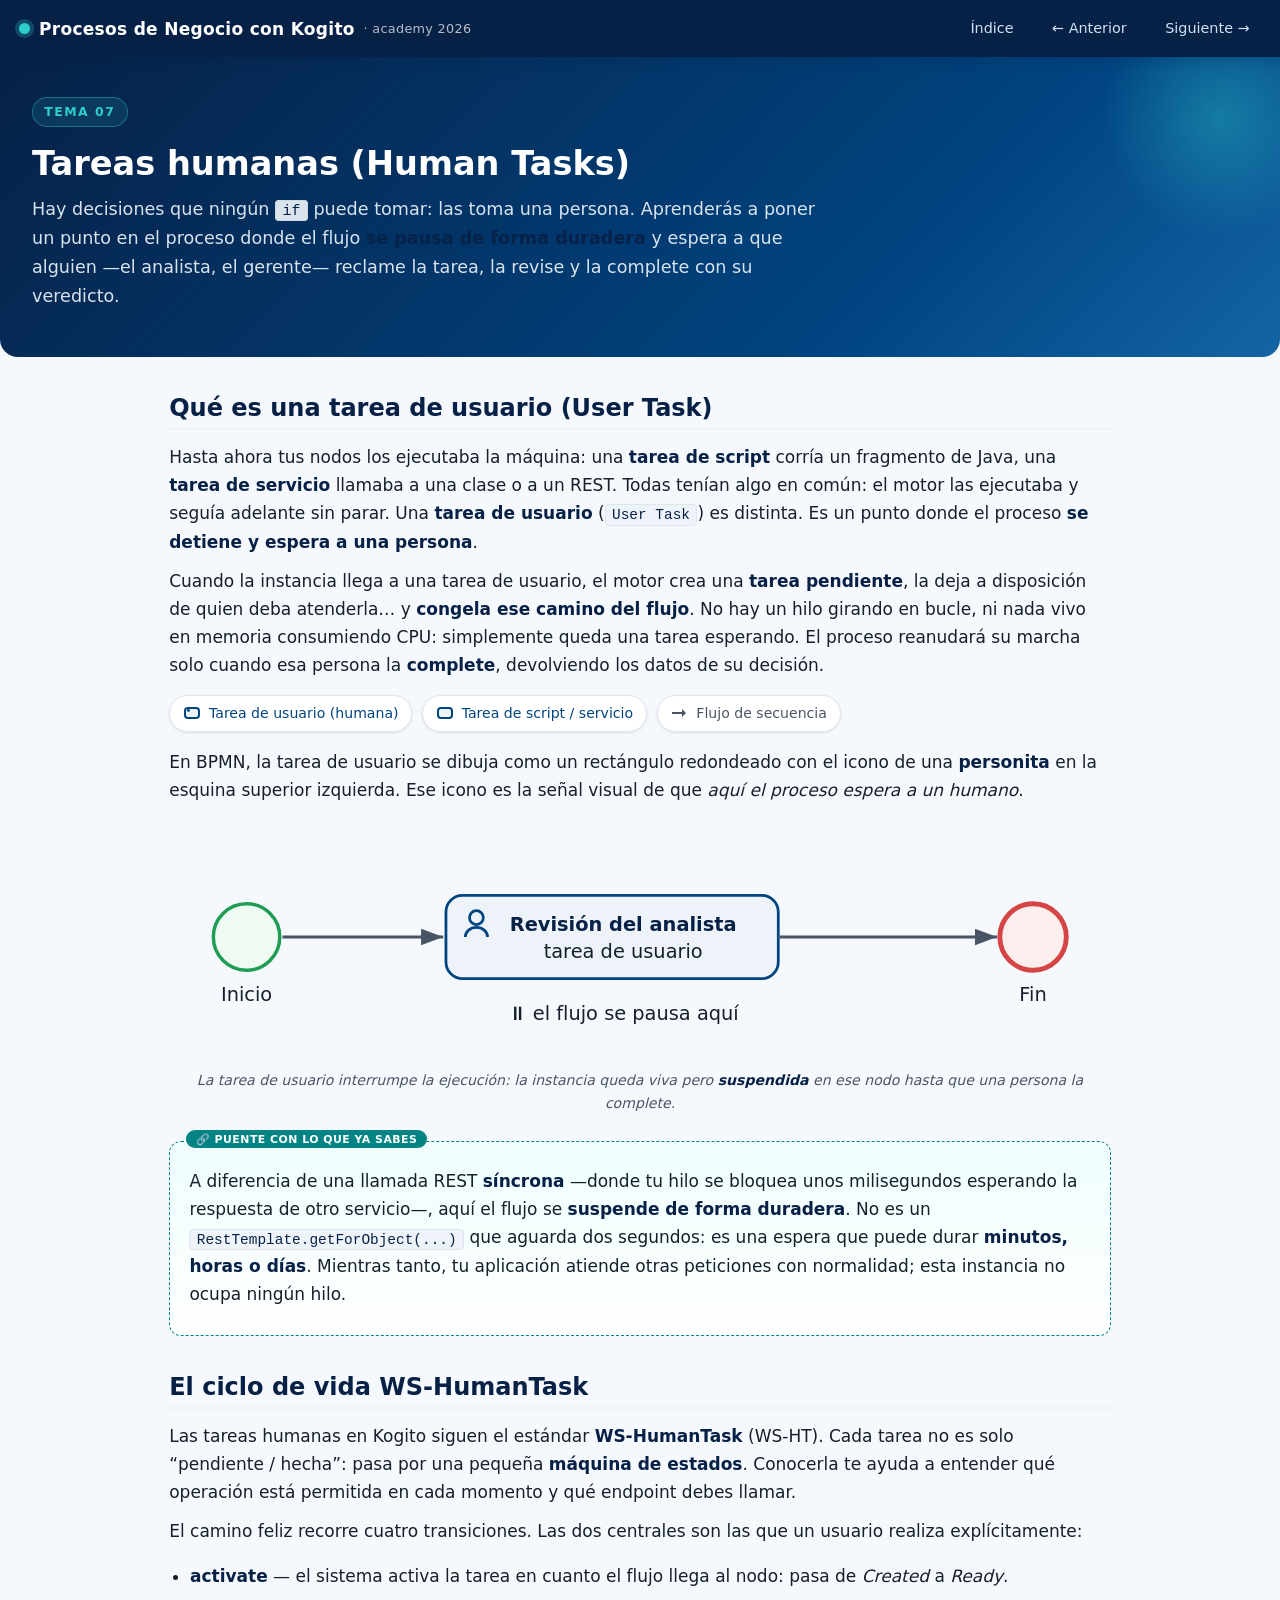
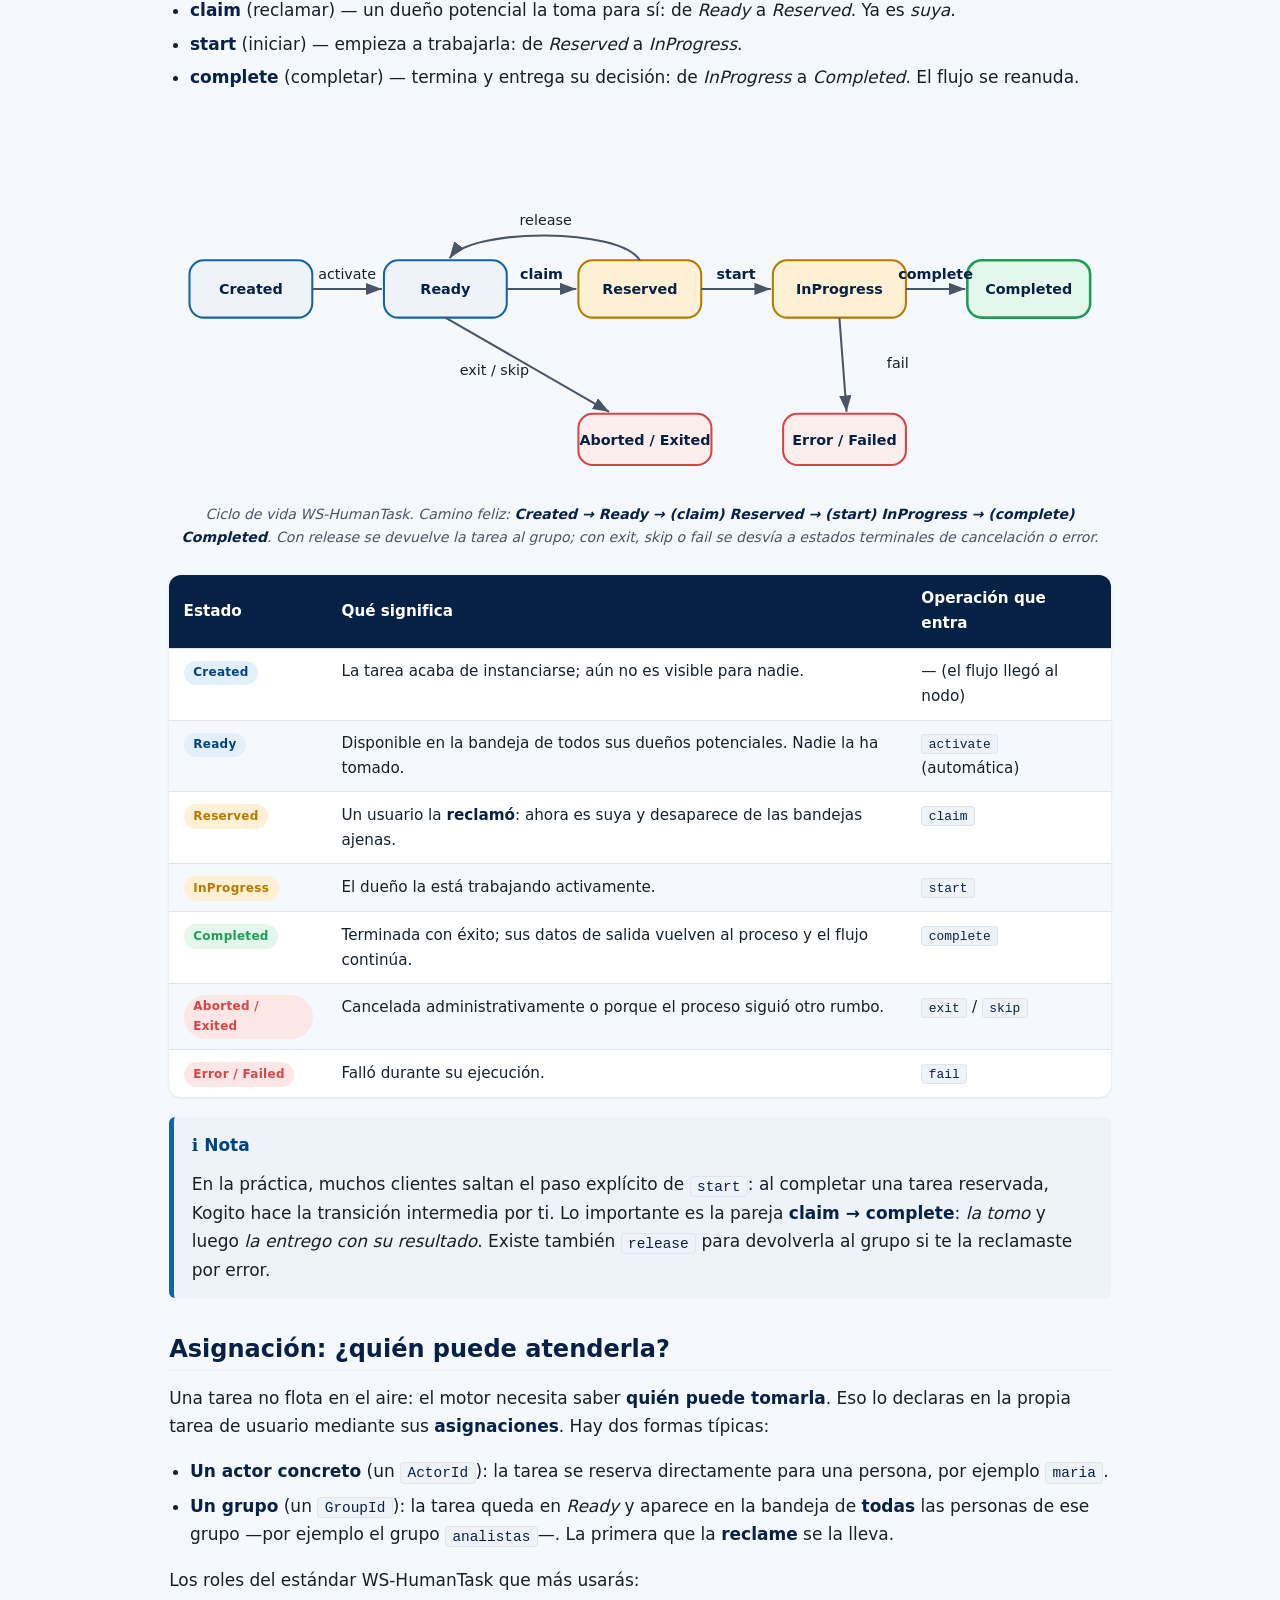
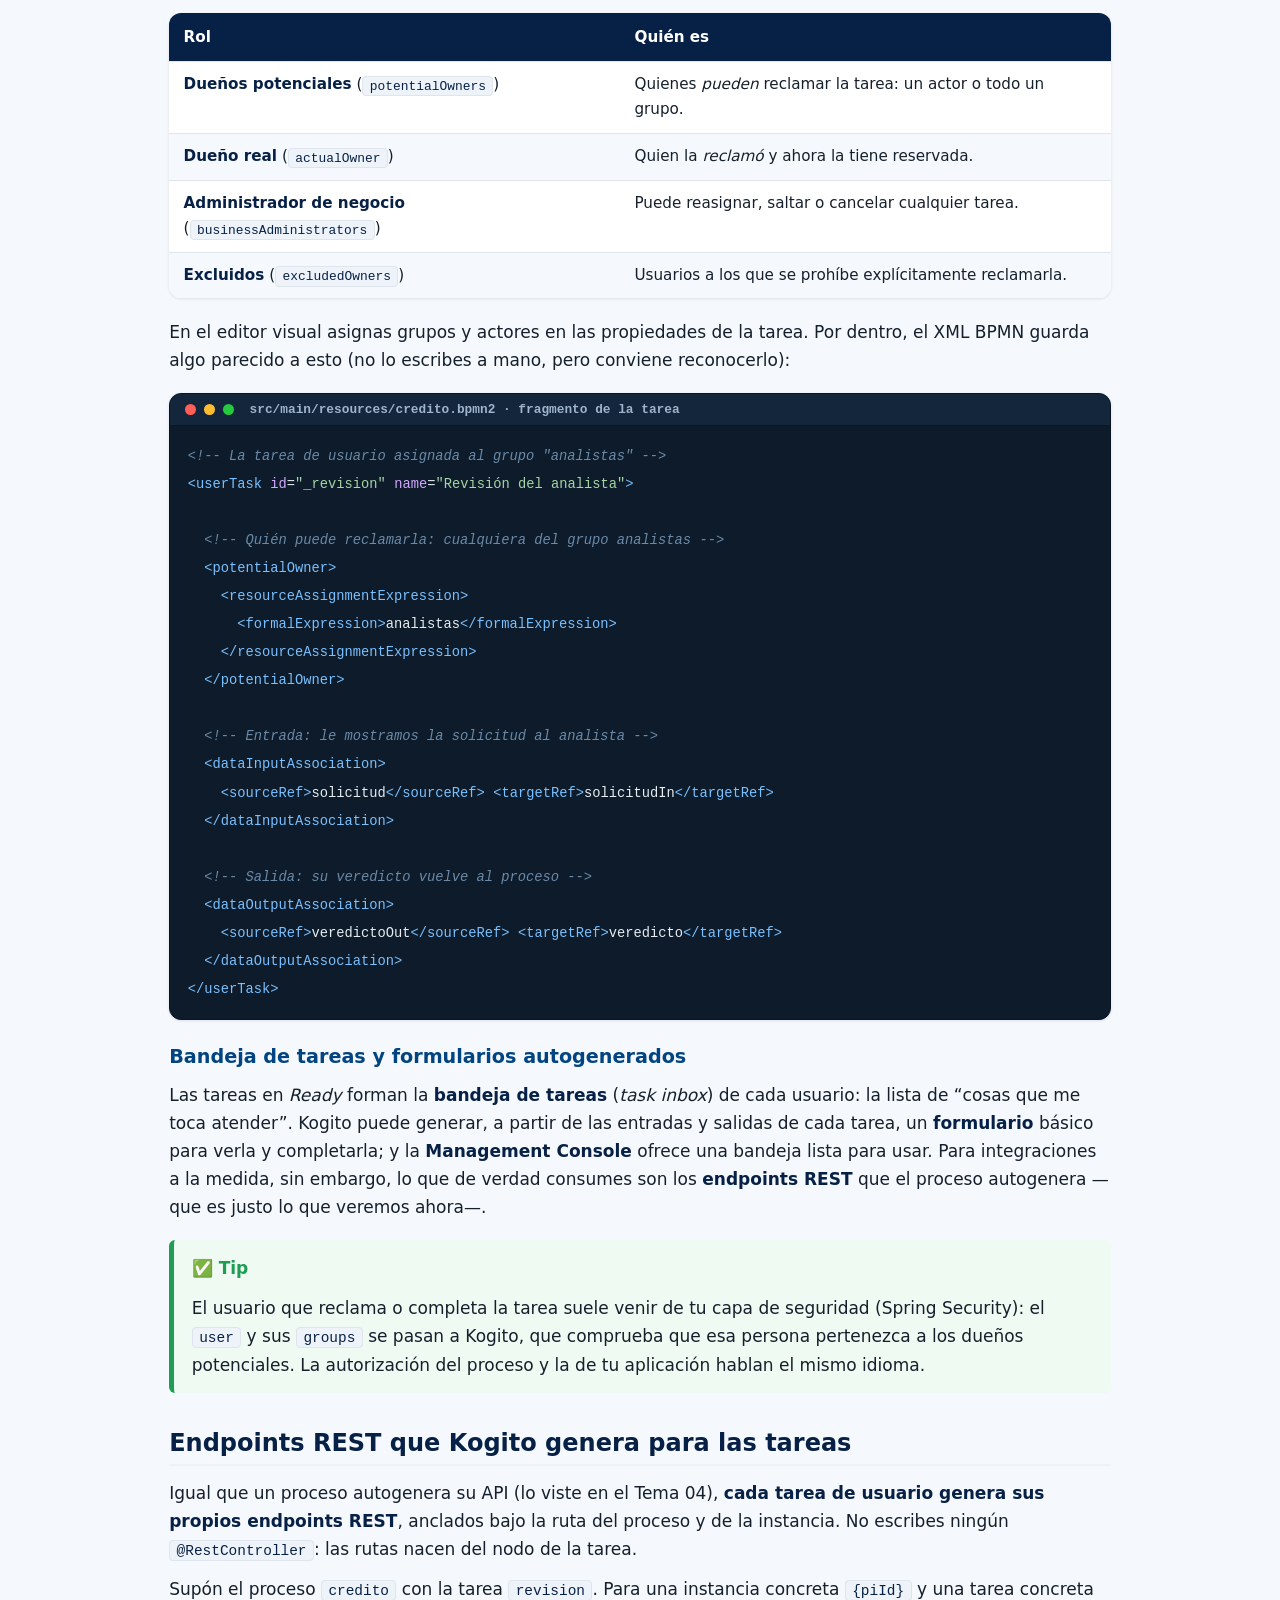
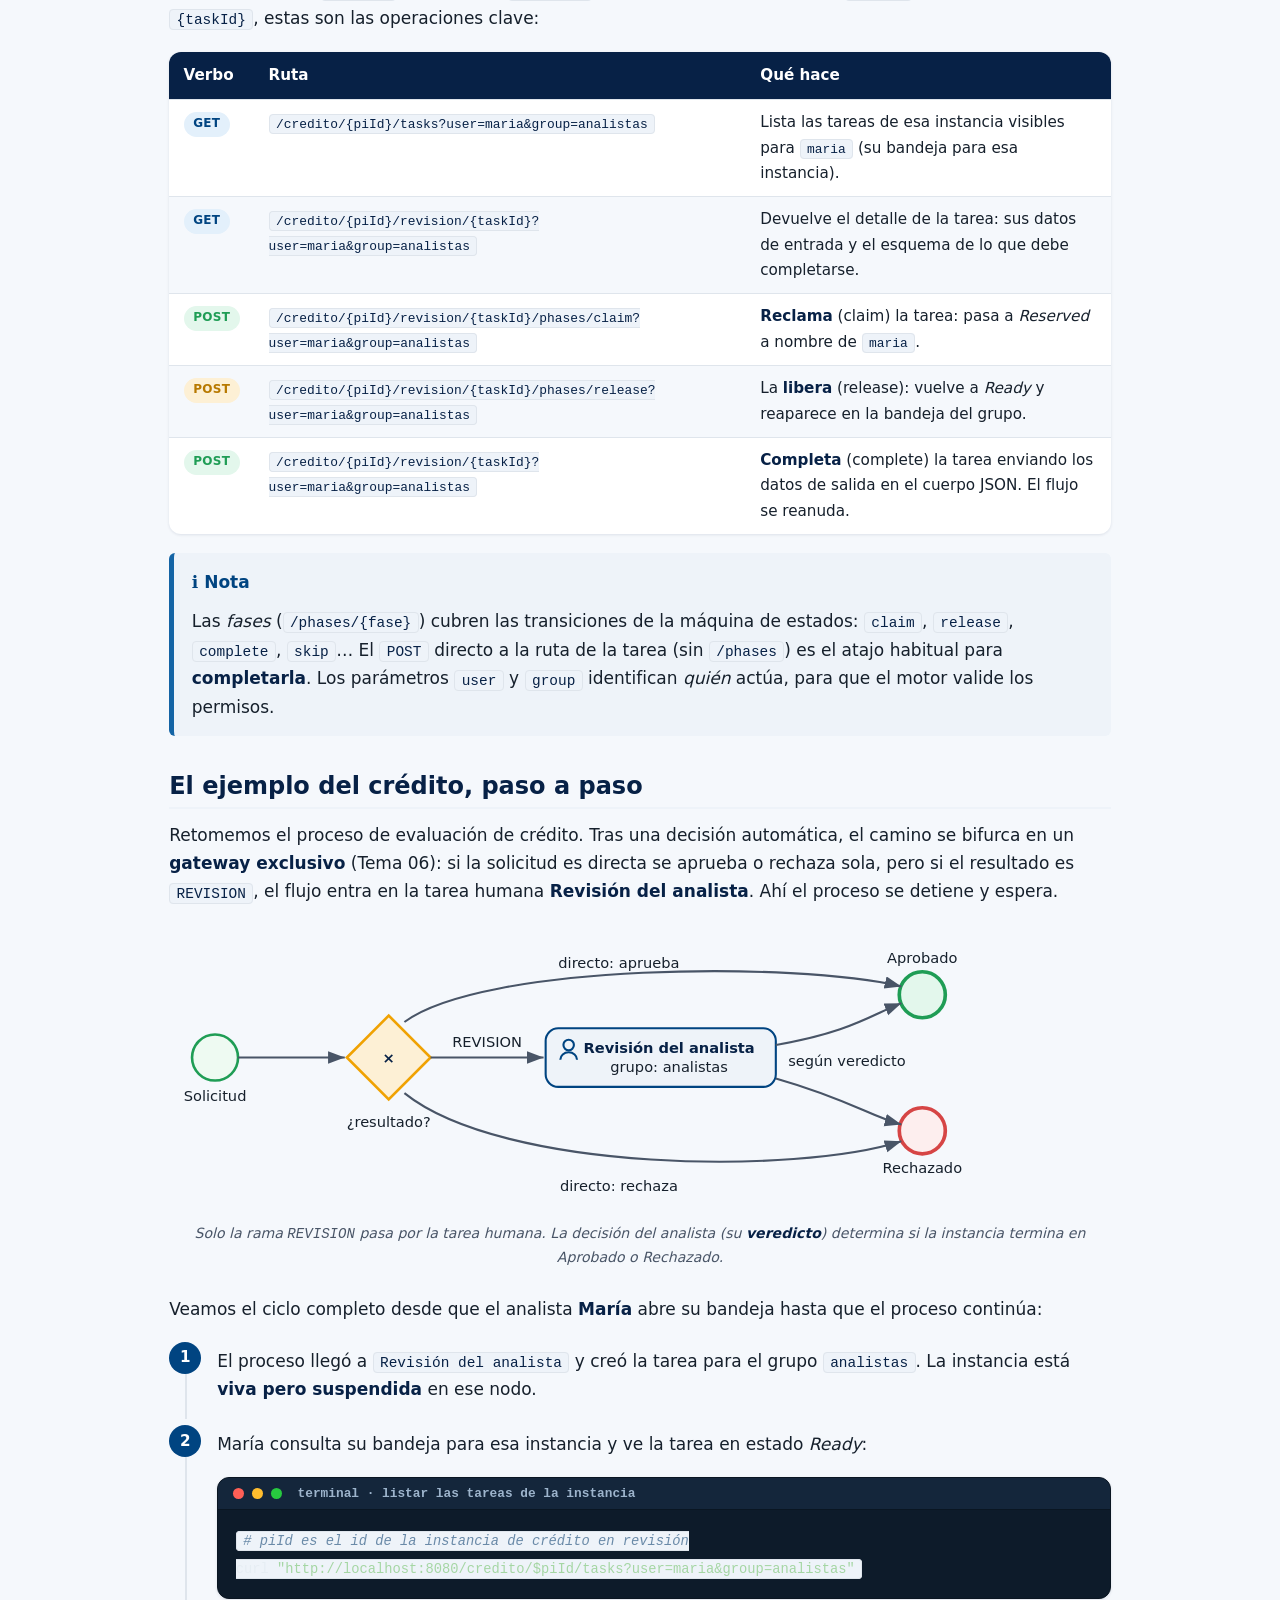
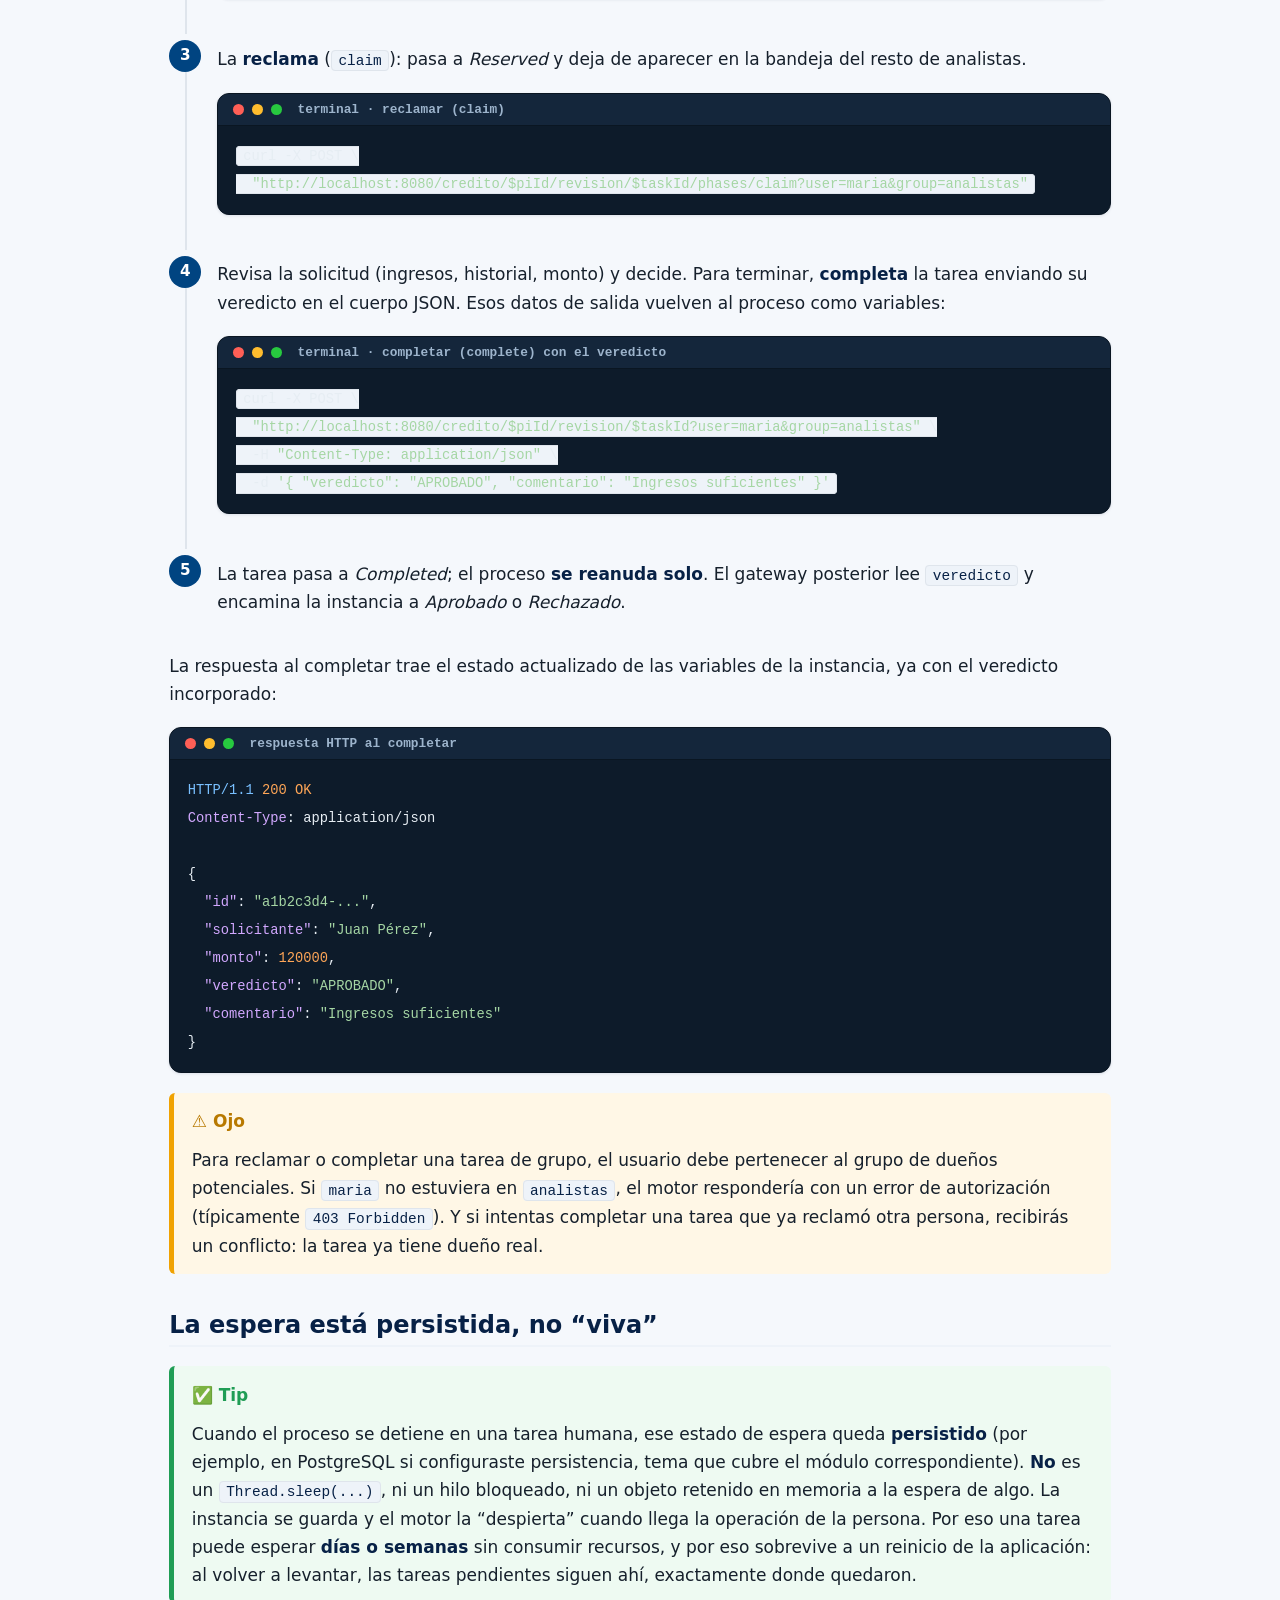
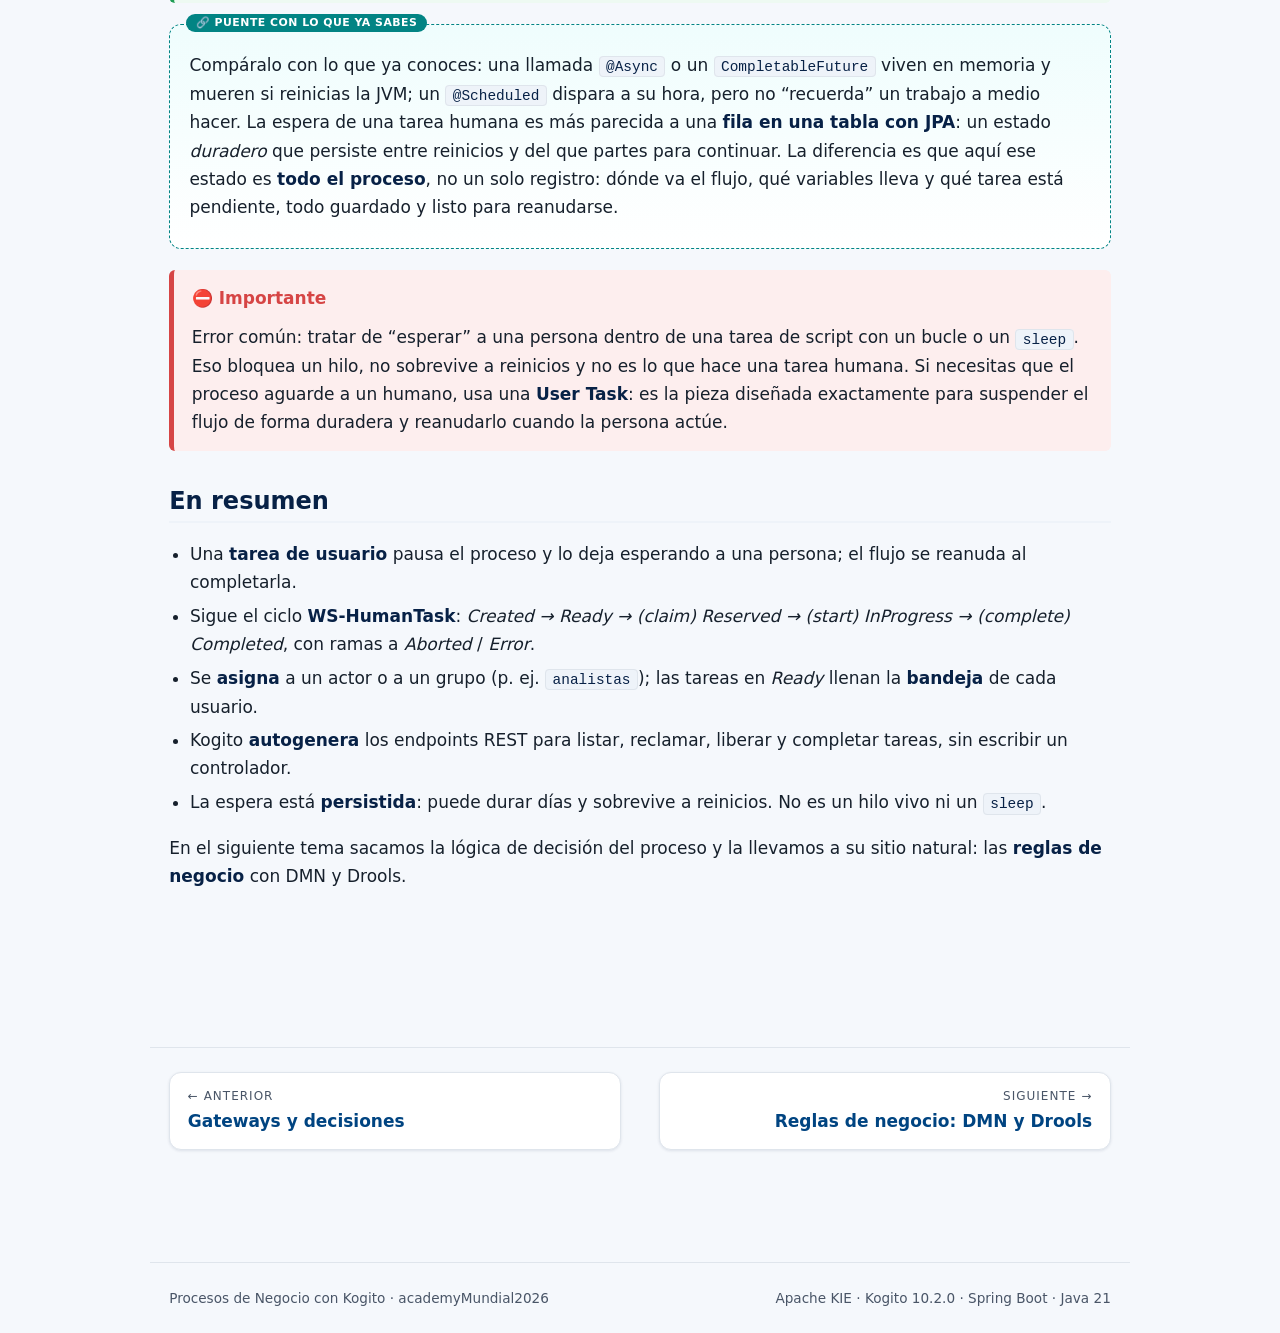
<file: kogito/paginas/07-tareas-humanas.html>
<!DOCTYPE html>
<html lang="es">
<head>
  <meta charset="UTF-8">
  <meta name="viewport" content="width=device-width, initial-scale=1.0">
  <title>Tema 07 · Tareas humanas (Human Tasks) — Procesos de Negocio con Kogito</title>
  <link rel="stylesheet" href="../assets/estilos.css">
</head>
<body>

  <!-- Barra superior -->
  <nav class="barra">
    <span class="marca"><span class="punto"></span> Procesos de Negocio con Kogito <small class="oculta-movil">· academy 2026</small></span>
    <span class="crece"></span>
    <a href="../index.html">Índice</a>
    <a href="06-gateways-decisiones.html" class="oculta-movil">← Anterior</a>
    <a href="08-reglas-drools-dmn.html">Siguiente →</a>
  </nav>

  <!-- Cabecera con degradado -->
  <header class="cabecera">
    <span class="etiqueta">Tema 07</span>
    <h1>Tareas humanas (Human Tasks)</h1>
    <p class="bajada">Hay decisiones que ningún <code class="en-linea">if</code> puede tomar: las toma una persona. Aprenderás a poner un punto en el proceso donde el flujo <strong>se pausa de forma duradera</strong> y espera a que alguien —el analista, el gerente— reclame la tarea, la revise y la complete con su veredicto.</p>
  </header>

  <main class="envoltura">

    <!-- ============================================================ -->
    <section class="seccion">
      <h2>Qué es una tarea de usuario (User Task)</h2>
      <p>
        Hasta ahora tus nodos los ejecutaba la máquina: una <strong>tarea de script</strong> corría un fragmento de Java,
        una <strong>tarea de servicio</strong> llamaba a una clase o a un REST. Todas tenían algo en común: el motor las
        ejecutaba y seguía adelante sin parar. Una <strong>tarea de usuario</strong> (<code class="en-linea">User Task</code>)
        es distinta. Es un punto donde el proceso <strong>se detiene y espera a una persona</strong>.
      </p>
      <p>
        Cuando la instancia llega a una tarea de usuario, el motor crea una <strong>tarea pendiente</strong>, la deja
        a disposición de quien deba atenderla… y <strong>congela ese camino del flujo</strong>. No hay un hilo girando
        en bucle, ni nada vivo en memoria consumiendo CPU: simplemente queda una tarea esperando. El proceso reanudará
        su marcha solo cuando esa persona la <strong>complete</strong>, devolviendo los datos de su decisión.
      </p>

      <div class="chips">
        <span class="chip bpmn-tarea">
          <span class="ico"><svg viewBox="0 0 18 18"><rect x="2" y="4" width="14" height="10" rx="3" fill="#eef3f9" stroke="#004481" stroke-width="2"></rect><circle cx="5.5" cy="6.5" r="1.4" fill="#004481"></circle></svg></span>
          Tarea de usuario (humana)
        </span>
        <span class="chip bpmn-tarea">
          <span class="ico"><svg viewBox="0 0 18 18"><rect x="2" y="4" width="14" height="10" rx="3" fill="#eef3f9" stroke="#004481" stroke-width="2"></rect></svg></span>
          Tarea de script / servicio
        </span>
        <span class="chip bpmn-flujo">
          <span class="ico"><svg viewBox="0 0 18 18"><line x1="2" y1="9" x2="14" y2="9" stroke="#495567" stroke-width="2"></line><path d="M12,5 L16,9 L12,13 Z" fill="#495567"></path></svg></span>
          Flujo de secuencia
        </span>
      </div>

      <p>
        En BPMN, la tarea de usuario se dibuja como un rectángulo redondeado con el icono de una <strong>personita</strong>
        en la esquina superior izquierda. Ese icono es la señal visual de que <em>aquí el proceso espera a un humano</em>.
      </p>

      <figure class="diagrama">
        <svg viewBox="0 0 680 160" role="img" aria-label="Proceso que llega a una tarea de usuario Revisión del analista donde el flujo se pausa esperando a una persona, antes de continuar al fin">
          <defs>
            <marker id="flecha" markerWidth="10" markerHeight="10" refX="8" refY="3" orient="auto" markerUnits="strokeWidth">
              <path d="M0,0 L8,3 L0,6 Z" fill="#495567"></path>
            </marker>
          </defs>

          <!-- Evento de inicio -->
          <circle cx="56" cy="78" r="24" fill="#eefaf2" stroke="#1f9d55" stroke-width="2.5"></circle>
          <text x="56" y="124" text-anchor="middle" class="svg-texto">Inicio</text>

          <!-- Tarea de usuario -->
          <rect x="200" y="48" width="240" height="60" rx="12" class="svg-borde svg-relleno"></rect>
          <!-- icono de persona -->
          <circle cx="222" cy="64" r="5" fill="none" stroke="#004481" stroke-width="2"></circle>
          <path d="M214,78 a8,7 0 0 1 16,0" fill="none" stroke="#004481" stroke-width="2"></path>
          <text x="328" y="74" text-anchor="middle" class="svg-texto-b">Revisión del analista</text>
          <text x="328" y="93" text-anchor="middle" class="svg-texto" font-size="12">tarea de usuario</text>

          <!-- Indicador de pausa -->
          <text x="328" y="138" text-anchor="middle" class="svg-texto" font-size="12" fill="#b87900">⏸ el flujo se pausa aquí</text>

          <!-- Evento de fin -->
          <circle cx="624" cy="78" r="24" fill="#fdeeee" stroke="#d64545" stroke-width="3.5"></circle>
          <text x="624" y="124" text-anchor="middle" class="svg-texto">Fin</text>

          <!-- Flujos -->
          <line x1="82" y1="78" x2="198" y2="78" class="svg-flecha"></line>
          <line x1="440" y1="78" x2="598" y2="78" class="svg-flecha"></line>
        </svg>
        <figcaption>La tarea de usuario interrumpe la ejecución: la instancia queda viva pero <strong>suspendida</strong> en ese nodo hasta que una persona la complete.</figcaption>
      </figure>

      <div class="puente">
        <p>
          A diferencia de una llamada REST <strong>síncrona</strong> —donde tu hilo se bloquea unos milisegundos esperando
          la respuesta de otro servicio—, aquí el flujo se <strong>suspende de forma duradera</strong>. No es un
          <code class="en-linea">RestTemplate.getForObject(...)</code> que aguarda dos segundos: es una espera que puede
          durar <strong>minutos, horas o días</strong>. Mientras tanto, tu aplicación atiende otras peticiones con normalidad;
          esta instancia no ocupa ningún hilo.
        </p>
      </div>
    </section>

    <!-- ============================================================ -->
    <section class="seccion">
      <h2>El ciclo de vida WS-HumanTask</h2>
      <p>
        Las tareas humanas en Kogito siguen el estándar <strong>WS-HumanTask</strong> (WS-HT). Cada tarea no es solo
        “pendiente / hecha”: pasa por una pequeña <strong>máquina de estados</strong>. Conocerla te ayuda a entender qué
        operación está permitida en cada momento y qué endpoint debes llamar.
      </p>

      <p>El camino feliz recorre cuatro transiciones. Las dos centrales son las que un usuario realiza explícitamente:</p>

      <ul>
        <li><strong>activate</strong> — el sistema activa la tarea en cuanto el flujo llega al nodo: pasa de <em>Created</em> a <em>Ready</em>.</li>
        <li><strong>claim</strong> (reclamar) — un dueño potencial la toma para sí: de <em>Ready</em> a <em>Reserved</em>. Ya es <em>suya</em>.</li>
        <li><strong>start</strong> (iniciar) — empieza a trabajarla: de <em>Reserved</em> a <em>InProgress</em>.</li>
        <li><strong>complete</strong> (completar) — termina y entrega su decisión: de <em>InProgress</em> a <em>Completed</em>. El flujo se reanuda.</li>
      </ul>

      <figure class="diagrama">
        <svg viewBox="0 0 920 360" role="img" aria-label="Máquina de estados WS-HumanTask: Created activa a Ready; claim lleva a Reserved; start lleva a InProgress; complete lleva a Completed. Desde varios estados se puede ir a Aborted o Error.">
          <defs>
            <marker id="flecha" markerWidth="10" markerHeight="10" refX="8" refY="3" orient="auto" markerUnits="strokeWidth">
              <path d="M0,0 L8,3 L0,6 Z" fill="#495567"></path>
            </marker>
          </defs>

          <!-- Created -->
          <rect x="20" y="140" width="120" height="56" rx="14" fill="#eef3f9" stroke="#1464a5" stroke-width="2"></rect>
          <text x="80" y="173" text-anchor="middle" class="svg-texto-b" font-size="13">Created</text>

          <!-- Ready -->
          <rect x="210" y="140" width="120" height="56" rx="14" fill="#eef3f9" stroke="#1464a5" stroke-width="2"></rect>
          <text x="270" y="173" text-anchor="middle" class="svg-texto-b" font-size="13">Ready</text>

          <!-- Reserved -->
          <rect x="400" y="140" width="120" height="56" rx="14" fill="#fdf0d5" stroke="#b87900" stroke-width="2"></rect>
          <text x="460" y="173" text-anchor="middle" class="svg-texto-b" font-size="13" fill="#b87900">Reserved</text>

          <!-- InProgress -->
          <rect x="590" y="140" width="130" height="56" rx="14" fill="#fdf0d5" stroke="#b87900" stroke-width="2"></rect>
          <text x="655" y="173" text-anchor="middle" class="svg-texto-b" font-size="13" fill="#b87900">InProgress</text>

          <!-- Completed -->
          <rect x="780" y="140" width="120" height="56" rx="14" fill="#e3f7ec" stroke="#1f9d55" stroke-width="2.5"></rect>
          <text x="840" y="173" text-anchor="middle" class="svg-texto-b" font-size="13" fill="#1f9d55">Completed</text>

          <!-- Aborted -->
          <rect x="400" y="290" width="130" height="50" rx="14" fill="#fdeeee" stroke="#d64545" stroke-width="2"></rect>
          <text x="465" y="320" text-anchor="middle" class="svg-texto-b" font-size="13" fill="#d64545">Aborted / Exited</text>

          <!-- Error -->
          <rect x="600" y="290" width="120" height="50" rx="14" fill="#fdeeee" stroke="#d64545" stroke-width="2"></rect>
          <text x="660" y="320" text-anchor="middle" class="svg-texto-b" font-size="13" fill="#d64545">Error / Failed</text>

          <!-- Transiciones felices -->
          <line x1="140" y1="168" x2="208" y2="168" class="svg-flecha"></line>
          <text x="174" y="158" text-anchor="middle" class="svg-texto" font-size="11" fill="#028484">activate</text>

          <line x1="330" y1="168" x2="398" y2="168" class="svg-flecha"></line>
          <text x="364" y="158" text-anchor="middle" class="svg-texto-b" font-size="12" fill="#004481">claim</text>

          <line x1="520" y1="168" x2="588" y2="168" class="svg-flecha"></line>
          <text x="554" y="158" text-anchor="middle" class="svg-texto-b" font-size="12" fill="#004481">start</text>

          <line x1="720" y1="168" x2="778" y2="168" class="svg-flecha"></line>
          <text x="749" y="158" text-anchor="middle" class="svg-texto-b" font-size="12" fill="#004481">complete</text>

          <!-- release: Reserved vuelve a Ready -->
          <path d="M460,140 C440,108 296,108 274,138" class="svg-flecha"></path>
          <text x="368" y="106" text-anchor="middle" class="svg-texto" font-size="11" fill="#028484">release</text>

          <!-- Ramas a Aborted -->
          <line x1="270" y1="196" x2="430" y2="288" class="svg-flecha"></line>
          <text x="318" y="252" text-anchor="middle" class="svg-texto" font-size="11" fill="#d64545">exit / skip</text>

          <!-- Rama a Error desde InProgress -->
          <line x1="655" y1="196" x2="662" y2="288" class="svg-flecha"></line>
          <text x="712" y="245" text-anchor="middle" class="svg-texto" font-size="11" fill="#d64545">fail</text>
        </svg>
        <figcaption>Ciclo de vida WS-HumanTask. Camino feliz: <strong>Created → Ready → (claim) Reserved → (start) InProgress → (complete) Completed</strong>. Con <em>release</em> se devuelve la tarea al grupo; con <em>exit</em>, <em>skip</em> o <em>fail</em> se desvía a estados terminales de cancelación o error.</figcaption>
      </figure>

      <table class="tabla">
        <thead>
          <tr><th>Estado</th><th>Qué significa</th><th>Operación que entra</th></tr>
        </thead>
        <tbody>
          <tr><td><span class="pildora azul">Created</span></td><td>La tarea acaba de instanciarse; aún no es visible para nadie.</td><td>— (el flujo llegó al nodo)</td></tr>
          <tr><td><span class="pildora azul">Ready</span></td><td>Disponible en la bandeja de todos sus dueños potenciales. Nadie la ha tomado.</td><td><code>activate</code> (automática)</td></tr>
          <tr><td><span class="pildora ambar">Reserved</span></td><td>Un usuario la <strong>reclamó</strong>: ahora es suya y desaparece de las bandejas ajenas.</td><td><code>claim</code></td></tr>
          <tr><td><span class="pildora ambar">InProgress</span></td><td>El dueño la está trabajando activamente.</td><td><code>start</code></td></tr>
          <tr><td><span class="pildora verde">Completed</span></td><td>Terminada con éxito; sus datos de salida vuelven al proceso y el flujo continúa.</td><td><code>complete</code></td></tr>
          <tr><td><span class="pildora rojo">Aborted / Exited</span></td><td>Cancelada administrativamente o porque el proceso siguió otro rumbo.</td><td><code>exit</code> / <code>skip</code></td></tr>
          <tr><td><span class="pildora rojo">Error / Failed</span></td><td>Falló durante su ejecución.</td><td><code>fail</code></td></tr>
        </tbody>
      </table>

      <div class="aviso">
        <div class="titulo">ℹ️ Nota</div>
        <p>
          En la práctica, muchos clientes saltan el paso explícito de <code class="en-linea">start</code>: al
          completar una tarea reservada, Kogito hace la transición intermedia por ti. Lo importante es la pareja
          <strong>claim → complete</strong>: <em>la tomo</em> y luego <em>la entrego con su resultado</em>. Existe también
          <code class="en-linea">release</code> para devolverla al grupo si te la reclamaste por error.
        </p>
      </div>
    </section>

    <!-- ============================================================ -->
    <section class="seccion">
      <h2>Asignación: ¿quién puede atenderla?</h2>
      <p>
        Una tarea no flota en el aire: el motor necesita saber <strong>quién puede tomarla</strong>. Eso lo declaras
        en la propia tarea de usuario mediante sus <strong>asignaciones</strong>. Hay dos formas típicas:
      </p>
      <ul>
        <li><strong>Un actor concreto</strong> (un <code class="en-linea">ActorId</code>): la tarea se reserva directamente para una persona, por ejemplo <code class="en-linea">maria</code>.</li>
        <li><strong>Un grupo</strong> (un <code class="en-linea">GroupId</code>): la tarea queda en <em>Ready</em> y aparece en la bandeja de <strong>todas</strong> las personas de ese grupo —por ejemplo el grupo <code class="en-linea">analistas</code>—. La primera que la <strong>reclame</strong> se la lleva.</li>
      </ul>

      <p>Los roles del estándar WS-HumanTask que más usarás:</p>
      <table class="tabla">
        <thead>
          <tr><th>Rol</th><th>Quién es</th></tr>
        </thead>
        <tbody>
          <tr><td><strong>Dueños potenciales</strong> (<code>potentialOwners</code>)</td><td>Quienes <em>pueden</em> reclamar la tarea: un actor o todo un grupo.</td></tr>
          <tr><td><strong>Dueño real</strong> (<code>actualOwner</code>)</td><td>Quien la <em>reclamó</em> y ahora la tiene reservada.</td></tr>
          <tr><td><strong>Administrador de negocio</strong> (<code>businessAdministrators</code>)</td><td>Puede reasignar, saltar o cancelar cualquier tarea.</td></tr>
          <tr><td><strong>Excluidos</strong> (<code>excludedOwners</code>)</td><td>Usuarios a los que se prohíbe explícitamente reclamarla.</td></tr>
        </tbody>
      </table>

      <p>
        En el editor visual asignas grupos y actores en las propiedades de la tarea. Por dentro, el XML BPMN guarda algo
        parecido a esto (no lo escribes a mano, pero conviene reconocerlo):
      </p>

      <div class="codigo">
        <div class="barra-cod"><span class="sem r"></span><span class="sem a"></span><span class="sem v"></span><span class="arch">src/main/resources/credito.bpmn2 · fragmento de la tarea</span></div>
        <pre><code><span class="cmt">&lt;!-- La tarea de usuario asignada al grupo "analistas" --&gt;</span>
<span class="kw">&lt;userTask</span> <span class="anot">id</span>=<span class="str">"_revision"</span> <span class="anot">name</span>=<span class="str">"Revisión del analista"</span><span class="kw">&gt;</span>

  <span class="cmt">&lt;!-- Quién puede reclamarla: cualquiera del grupo analistas --&gt;</span>
  <span class="kw">&lt;potentialOwner&gt;</span>
    <span class="kw">&lt;resourceAssignmentExpression&gt;</span>
      <span class="kw">&lt;formalExpression&gt;</span>analistas<span class="kw">&lt;/formalExpression&gt;</span>
    <span class="kw">&lt;/resourceAssignmentExpression&gt;</span>
  <span class="kw">&lt;/potentialOwner&gt;</span>

  <span class="cmt">&lt;!-- Entrada: le mostramos la solicitud al analista --&gt;</span>
  <span class="kw">&lt;dataInputAssociation&gt;</span>
    <span class="kw">&lt;sourceRef&gt;</span>solicitud<span class="kw">&lt;/sourceRef&gt;</span> <span class="kw">&lt;targetRef&gt;</span>solicitudIn<span class="kw">&lt;/targetRef&gt;</span>
  <span class="kw">&lt;/dataInputAssociation&gt;</span>

  <span class="cmt">&lt;!-- Salida: su veredicto vuelve al proceso --&gt;</span>
  <span class="kw">&lt;dataOutputAssociation&gt;</span>
    <span class="kw">&lt;sourceRef&gt;</span>veredictoOut<span class="kw">&lt;/sourceRef&gt;</span> <span class="kw">&lt;targetRef&gt;</span>veredicto<span class="kw">&lt;/targetRef&gt;</span>
  <span class="kw">&lt;/dataOutputAssociation&gt;</span>
<span class="kw">&lt;/userTask&gt;</span></code></pre>
      </div>

      <h3>Bandeja de tareas y formularios autogenerados</h3>
      <p>
        Las tareas en <em>Ready</em> forman la <strong>bandeja de tareas</strong> (<em>task inbox</em>) de cada usuario: la lista
        de “cosas que me toca atender”. Kogito puede generar, a partir de las entradas y salidas de cada tarea, un
        <strong>formulario</strong> básico para verla y completarla; y la <strong>Management Console</strong> ofrece una bandeja
        lista para usar. Para integraciones a la medida, sin embargo, lo que de verdad consumes son los <strong>endpoints REST</strong>
        que el proceso autogenera —que es justo lo que veremos ahora—.
      </p>

      <div class="aviso tip">
        <div class="titulo">✅ Tip</div>
        <p>
          El usuario que reclama o completa la tarea suele venir de tu capa de seguridad (Spring Security): el
          <code class="en-linea">user</code> y sus <code class="en-linea">groups</code> se pasan a Kogito, que comprueba que esa
          persona pertenezca a los dueños potenciales. La autorización del proceso y la de tu aplicación hablan el mismo idioma.
        </p>
      </div>
    </section>

    <!-- ============================================================ -->
    <section class="seccion">
      <h2>Endpoints REST que Kogito genera para las tareas</h2>
      <p>
        Igual que un proceso autogenera su API (lo viste en el Tema 04), <strong>cada tarea de usuario genera sus propios
        endpoints REST</strong>, anclados bajo la ruta del proceso y de la instancia. No escribes ningún
        <code class="en-linea">@RestController</code>: las rutas nacen del nodo de la tarea.
      </p>
      <p>
        Supón el proceso <code class="en-linea">credito</code> con la tarea <code class="en-linea">revision</code>. Para una
        instancia concreta <code class="en-linea">{piId}</code> y una tarea concreta <code class="en-linea">{taskId}</code>, estas
        son las operaciones clave:
      </p>

      <table class="tabla">
        <thead>
          <tr><th>Verbo</th><th>Ruta</th><th>Qué hace</th></tr>
        </thead>
        <tbody>
          <tr>
            <td><span class="pildora azul">GET</span></td>
            <td><code>/credito/{piId}/tasks?user=maria&amp;group=analistas</code></td>
            <td>Lista las tareas de esa instancia visibles para <code>maria</code> (su bandeja para esa instancia).</td>
          </tr>
          <tr>
            <td><span class="pildora azul">GET</span></td>
            <td><code>/credito/{piId}/revision/{taskId}?user=maria&amp;group=analistas</code></td>
            <td>Devuelve el detalle de la tarea: sus datos de entrada y el esquema de lo que debe completarse.</td>
          </tr>
          <tr>
            <td><span class="pildora verde">POST</span></td>
            <td><code>/credito/{piId}/revision/{taskId}/phases/claim?user=maria&amp;group=analistas</code></td>
            <td><strong>Reclama</strong> (claim) la tarea: pasa a <em>Reserved</em> a nombre de <code>maria</code>.</td>
          </tr>
          <tr>
            <td><span class="pildora ambar">POST</span></td>
            <td><code>/credito/{piId}/revision/{taskId}/phases/release?user=maria&amp;group=analistas</code></td>
            <td>La <strong>libera</strong> (release): vuelve a <em>Ready</em> y reaparece en la bandeja del grupo.</td>
          </tr>
          <tr>
            <td><span class="pildora verde">POST</span></td>
            <td><code>/credito/{piId}/revision/{taskId}?user=maria&amp;group=analistas</code></td>
            <td><strong>Completa</strong> (complete) la tarea enviando los datos de salida en el cuerpo JSON. El flujo se reanuda.</td>
          </tr>
        </tbody>
      </table>

      <div class="aviso">
        <div class="titulo">ℹ️ Nota</div>
        <p>
          Las <em>fases</em> (<code class="en-linea">/phases/{fase}</code>) cubren las transiciones de la máquina de estados:
          <code class="en-linea">claim</code>, <code class="en-linea">release</code>, <code class="en-linea">complete</code>,
          <code class="en-linea">skip</code>… El <code class="en-linea">POST</code> directo a la ruta de la tarea (sin
          <code class="en-linea">/phases</code>) es el atajo habitual para <strong>completarla</strong>. Los parámetros
          <code class="en-linea">user</code> y <code class="en-linea">group</code> identifican <em>quién</em> actúa, para que el
          motor valide los permisos.
        </p>
      </div>
    </section>

    <!-- ============================================================ -->
    <section class="seccion">
      <h2>El ejemplo del crédito, paso a paso</h2>
      <p>
        Retomemos el proceso de evaluación de crédito. Tras una decisión automática, el camino se bifurca en un
        <strong>gateway exclusivo</strong> (Tema 06): si la solicitud es directa se aprueba o rechaza sola, pero si el
        resultado es <code class="en-linea">REVISION</code>, el flujo entra en la tarea humana
        <strong>Revisión del analista</strong>. Ahí el proceso se detiene y espera.
      </p>

      <figure class="diagrama">
        <svg viewBox="0 0 900 260" role="img" aria-label="Proceso de crédito: tras un gateway exclusivo, la rama REVISION lleva a la tarea humana Revisión del analista; las otras ramas aprueban o rechazan automáticamente.">
          <defs>
            <marker id="flecha" markerWidth="10" markerHeight="10" refX="8" refY="3" orient="auto" markerUnits="strokeWidth">
              <path d="M0,0 L8,3 L0,6 Z" fill="#495567"></path>
            </marker>
          </defs>

          <!-- Inicio -->
          <circle cx="44" cy="120" r="22" fill="#eefaf2" stroke="#1f9d55" stroke-width="2.5"></circle>
          <text x="44" y="162" text-anchor="middle" class="svg-texto" font-size="12">Solicitud</text>

          <!-- Gateway exclusivo -->
          <path d="M170,120 L210,80 L250,120 L210,160 Z" fill="#fdf0d5" stroke="#f0a202" stroke-width="2.5"></path>
          <text x="210" y="125" text-anchor="middle" class="svg-texto-b" font-size="16" fill="#b87900">×</text>
          <text x="210" y="186" text-anchor="middle" class="svg-texto" font-size="12">¿resultado?</text>

          <!-- Rama REVISION -> tarea humana -->
          <rect x="360" y="92" width="220" height="56" rx="12" class="svg-borde svg-relleno"></rect>
          <circle cx="382" cy="108" r="5" fill="none" stroke="#004481" stroke-width="2"></circle>
          <path d="M374,122 a8,7 0 0 1 16,0" fill="none" stroke="#004481" stroke-width="2"></path>
          <text x="478" y="116" text-anchor="middle" class="svg-texto-b" font-size="13">Revisión del analista</text>
          <text x="478" y="134" text-anchor="middle" class="svg-texto" font-size="11">grupo: analistas</text>

          <!-- Fin aprobado (desde tarea y rama directa) -->
          <circle cx="720" cy="60" r="22" fill="#e3f7ec" stroke="#1f9d55" stroke-width="3.5"></circle>
          <text x="720" y="30" text-anchor="middle" class="svg-texto" font-size="12" fill="#1f9d55">Aprobado</text>

          <!-- Fin rechazado -->
          <circle cx="720" cy="190" r="22" fill="#fdeeee" stroke="#d64545" stroke-width="3.5"></circle>
          <text x="720" y="230" text-anchor="middle" class="svg-texto" font-size="12" fill="#d64545">Rechazado</text>

          <!-- Flujos -->
          <line x1="66" y1="120" x2="168" y2="120" class="svg-flecha"></line>
          <line x1="250" y1="120" x2="358" y2="120" class="svg-flecha"></line>
          <text x="304" y="110" text-anchor="middle" class="svg-texto" font-size="11" fill="#b87900">REVISION</text>

          <!-- De la tarea a aprobado / rechazado segun veredicto -->
          <path d="M580,108 C650,96 670,80 700,68" class="svg-flecha"></path>
          <path d="M580,140 C650,160 670,176 700,184" class="svg-flecha"></path>
          <text x="648" y="128" text-anchor="middle" class="svg-texto" font-size="11" fill="#028484">según veredicto</text>

          <!-- Rama directa aprobado -->
          <path d="M225,86 C300,30 600,28 700,52" class="svg-flecha"></path>
          <text x="430" y="34" text-anchor="middle" class="svg-texto" font-size="11" fill="#1f9d55">directo: aprueba</text>

          <!-- Rama directa rechazo -->
          <path d="M225,154 C320,230 600,232 700,200" class="svg-flecha"></path>
          <text x="430" y="248" text-anchor="middle" class="svg-texto" font-size="11" fill="#d64545">directo: rechaza</text>
        </svg>
        <figcaption>Solo la rama <code>REVISION</code> pasa por la tarea humana. La decisión del analista (su <strong>veredicto</strong>) determina si la instancia termina en <em>Aprobado</em> o <em>Rechazado</em>.</figcaption>
      </figure>

      <p>Veamos el ciclo completo desde que el analista <strong>María</strong> abre su bandeja hasta que el proceso continúa:</p>

      <ol class="pasos">
        <li>
          El proceso llegó a <code class="en-linea">Revisión del analista</code> y creó la tarea para el grupo
          <code class="en-linea">analistas</code>. La instancia está <strong>viva pero suspendida</strong> en ese nodo.
        </li>
        <li>
          María consulta su bandeja para esa instancia y ve la tarea en estado <em>Ready</em>:
          <div class="codigo">
            <div class="barra-cod"><span class="sem r"></span><span class="sem a"></span><span class="sem v"></span><span class="arch">terminal · listar las tareas de la instancia</span></div>
            <pre><code><span class="cmt"># piId es el id de la instancia de crédito en revisión</span>
curl <span class="str">"http://localhost:8080/credito/$piId/tasks?user=maria&amp;group=analistas"</span></code></pre>
          </div>
        </li>
        <li>
          La <strong>reclama</strong> (<code class="en-linea">claim</code>): pasa a <em>Reserved</em> y deja de aparecer en la
          bandeja del resto de analistas.
          <div class="codigo">
            <div class="barra-cod"><span class="sem r"></span><span class="sem a"></span><span class="sem v"></span><span class="arch">terminal · reclamar (claim)</span></div>
            <pre><code>curl -X POST \
  <span class="str">"http://localhost:8080/credito/$piId/revision/$taskId/phases/claim?user=maria&amp;group=analistas"</span></code></pre>
          </div>
        </li>
        <li>
          Revisa la solicitud (ingresos, historial, monto) y decide. Para terminar, <strong>completa</strong> la tarea
          enviando su veredicto en el cuerpo JSON. Esos datos de salida vuelven al proceso como variables:
          <div class="codigo">
            <div class="barra-cod"><span class="sem r"></span><span class="sem a"></span><span class="sem v"></span><span class="arch">terminal · completar (complete) con el veredicto</span></div>
            <pre><code>curl -X POST \
  <span class="str">"http://localhost:8080/credito/$piId/revision/$taskId?user=maria&amp;group=analistas"</span> \
  -H <span class="str">"Content-Type: application/json"</span> \
  -d <span class="str">'{ "veredicto": "APROBADO", "comentario": "Ingresos suficientes" }'</span></code></pre>
          </div>
        </li>
        <li>
          La tarea pasa a <em>Completed</em>; el proceso <strong>se reanuda solo</strong>. El gateway posterior lee
          <code class="en-linea">veredicto</code> y encamina la instancia a <em>Aprobado</em> o <em>Rechazado</em>.
        </li>
      </ol>

      <p>La respuesta al completar trae el estado actualizado de las variables de la instancia, ya con el veredicto incorporado:</p>

      <div class="codigo">
        <div class="barra-cod"><span class="sem r"></span><span class="sem a"></span><span class="sem v"></span><span class="arch">respuesta HTTP al completar</span></div>
        <pre><code><span class="kw">HTTP/1.1</span> <span class="typ">200 OK</span>
<span class="anot">Content-Type</span>: application/json

{
  <span class="anot">"id"</span>: <span class="str">"a1b2c3d4-..."</span>,
  <span class="anot">"solicitante"</span>: <span class="str">"Juan Pérez"</span>,
  <span class="anot">"monto"</span>: <span class="typ">120000</span>,
  <span class="anot">"veredicto"</span>: <span class="str">"APROBADO"</span>,
  <span class="anot">"comentario"</span>: <span class="str">"Ingresos suficientes"</span>
}</code></pre>
      </div>

      <div class="aviso ojo">
        <div class="titulo">⚠️ Ojo</div>
        <p>
          Para reclamar o completar una tarea de grupo, el usuario debe pertenecer al grupo de dueños potenciales. Si
          <code class="en-linea">maria</code> no estuviera en <code class="en-linea">analistas</code>, el motor respondería
          con un error de autorización (típicamente <code class="en-linea">403 Forbidden</code>). Y si intentas completar una
          tarea que ya reclamó otra persona, recibirás un conflicto: la tarea ya tiene dueño real.
        </p>
      </div>
    </section>

    <!-- ============================================================ -->
    <section class="seccion">
      <h2>La espera está persistida, no “viva”</h2>

      <div class="aviso tip">
        <div class="titulo">✅ Tip</div>
        <p>
          Cuando el proceso se detiene en una tarea humana, ese estado de espera queda <strong>persistido</strong> (por ejemplo,
          en PostgreSQL si configuraste persistencia, tema que cubre el módulo correspondiente). <strong>No</strong> es un
          <code class="en-linea">Thread.sleep(...)</code>, ni un hilo bloqueado, ni un objeto retenido en memoria a la espera de
          algo. La instancia se guarda y el motor la “despierta” cuando llega la operación de la persona. Por eso una tarea puede
          esperar <strong>días o semanas</strong> sin consumir recursos, y por eso sobrevive a un reinicio de la aplicación: al
          volver a levantar, las tareas pendientes siguen ahí, exactamente donde quedaron.
        </p>
      </div>

      <div class="puente">
        <p>
          Compáralo con lo que ya conoces: una llamada <code class="en-linea">@Async</code> o un <code class="en-linea">CompletableFuture</code>
          viven en memoria y mueren si reinicias la JVM; un <code class="en-linea">@Scheduled</code> dispara a su hora, pero no
          “recuerda” un trabajo a medio hacer. La espera de una tarea humana es más parecida a una <strong>fila en una tabla con JPA</strong>:
          un estado <em>duradero</em> que persiste entre reinicios y del que partes para continuar. La diferencia es que aquí ese
          estado es <strong>todo el proceso</strong>, no un solo registro: dónde va el flujo, qué variables lleva y qué tarea está
          pendiente, todo guardado y listo para reanudarse.
        </p>
      </div>

      <div class="aviso alto">
        <div class="titulo">⛔ Importante</div>
        <p>
          Error común: tratar de “esperar” a una persona dentro de una tarea de script con un bucle o un
          <code class="en-linea">sleep</code>. Eso bloquea un hilo, no sobrevive a reinicios y no es lo que hace una tarea humana.
          Si necesitas que el proceso aguarde a un humano, usa una <strong>User Task</strong>: es la pieza diseñada exactamente
          para suspender el flujo de forma duradera y reanudarlo cuando la persona actúe.
        </p>
      </div>
    </section>

    <!-- ============================================================ -->
    <section class="seccion">
      <h2>En resumen</h2>
      <ul>
        <li>Una <strong>tarea de usuario</strong> pausa el proceso y lo deja esperando a una persona; el flujo se reanuda al completarla.</li>
        <li>Sigue el ciclo <strong>WS-HumanTask</strong>: <em>Created → Ready → (claim) Reserved → (start) InProgress → (complete) Completed</em>, con ramas a <em>Aborted</em> / <em>Error</em>.</li>
        <li>Se <strong>asigna</strong> a un actor o a un grupo (p. ej. <code class="en-linea">analistas</code>); las tareas en <em>Ready</em> llenan la <strong>bandeja</strong> de cada usuario.</li>
        <li>Kogito <strong>autogenera</strong> los endpoints REST para listar, reclamar, liberar y completar tareas, sin escribir un controlador.</li>
        <li>La espera está <strong>persistida</strong>: puede durar días y sobrevive a reinicios. No es un hilo vivo ni un <code class="en-linea">sleep</code>.</li>
      </ul>
      <p>
        En el siguiente tema sacamos la lógica de decisión del proceso y la llevamos a su sitio natural: las
        <strong>reglas de negocio</strong> con DMN y Drools.
      </p>
    </section>

  </main>

  <!-- Navegación de la serie -->
  <nav class="nav-serie envoltura">
    <a href="06-gateways-decisiones.html"><div class="dir">← Anterior</div><div class="tit">Gateways y decisiones</div></a>
    <a href="08-reglas-drools-dmn.html" class="sig"><div class="dir">Siguiente →</div><div class="tit">Reglas de negocio: DMN y Drools</div></a>
  </nav>

  <footer class="pie-pagina">
    <span>Procesos de Negocio con Kogito · academyMundial2026</span>
    <span>Apache KIE · Kogito 10.2.0 · Spring Boot · Java 21</span>
  </footer>

</body>
</html>
</file>
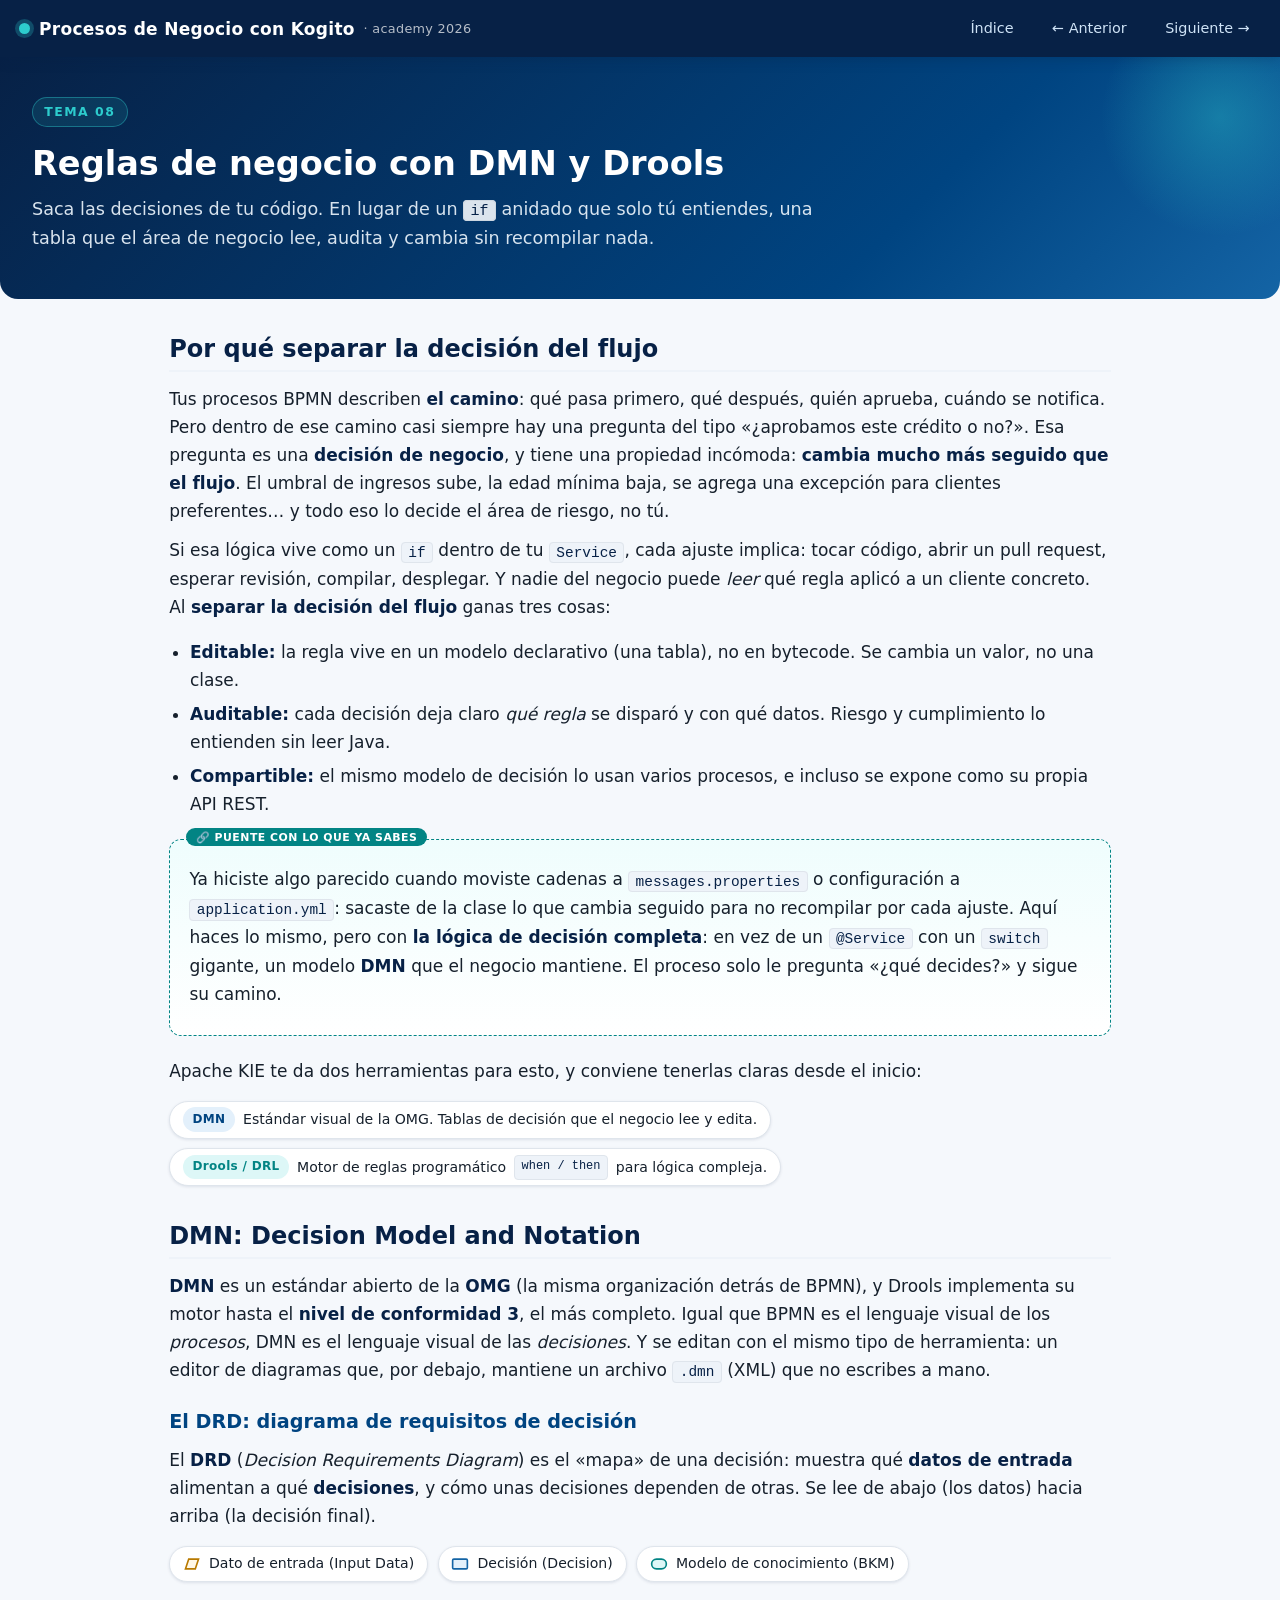
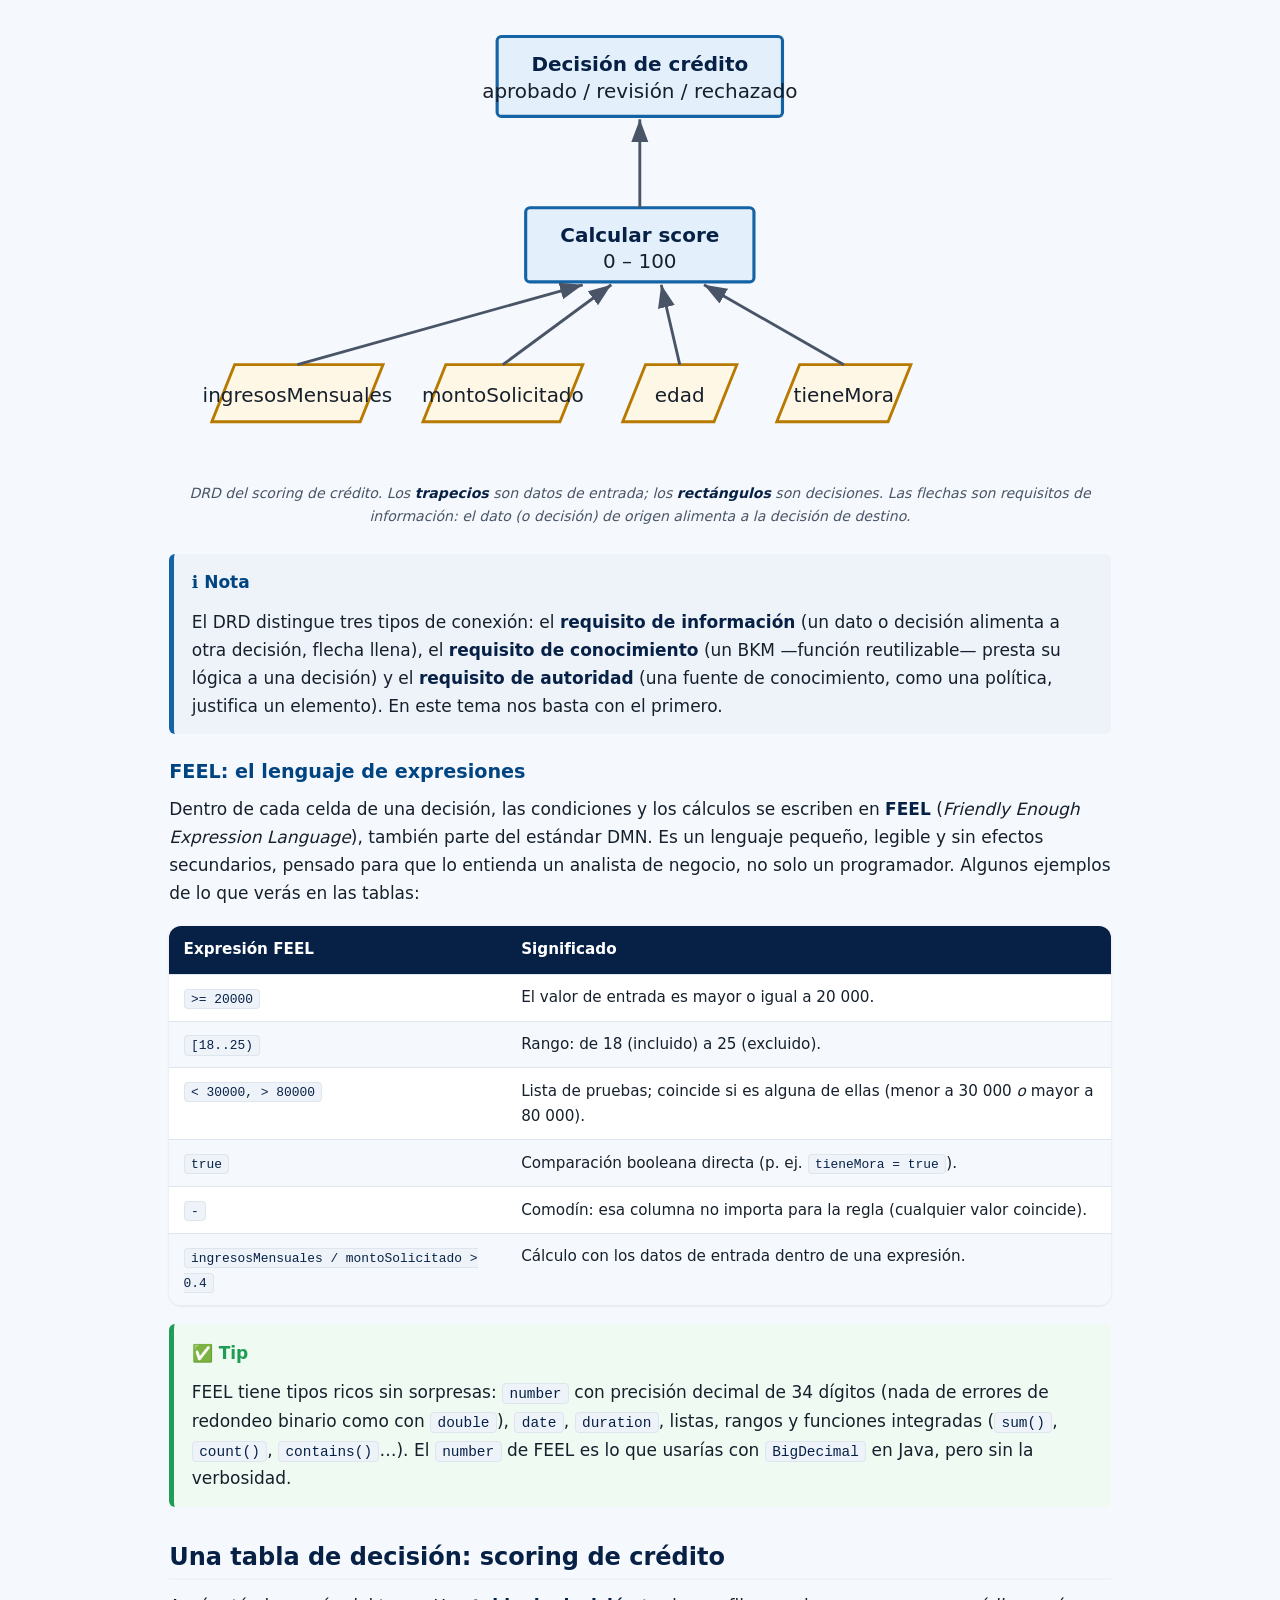
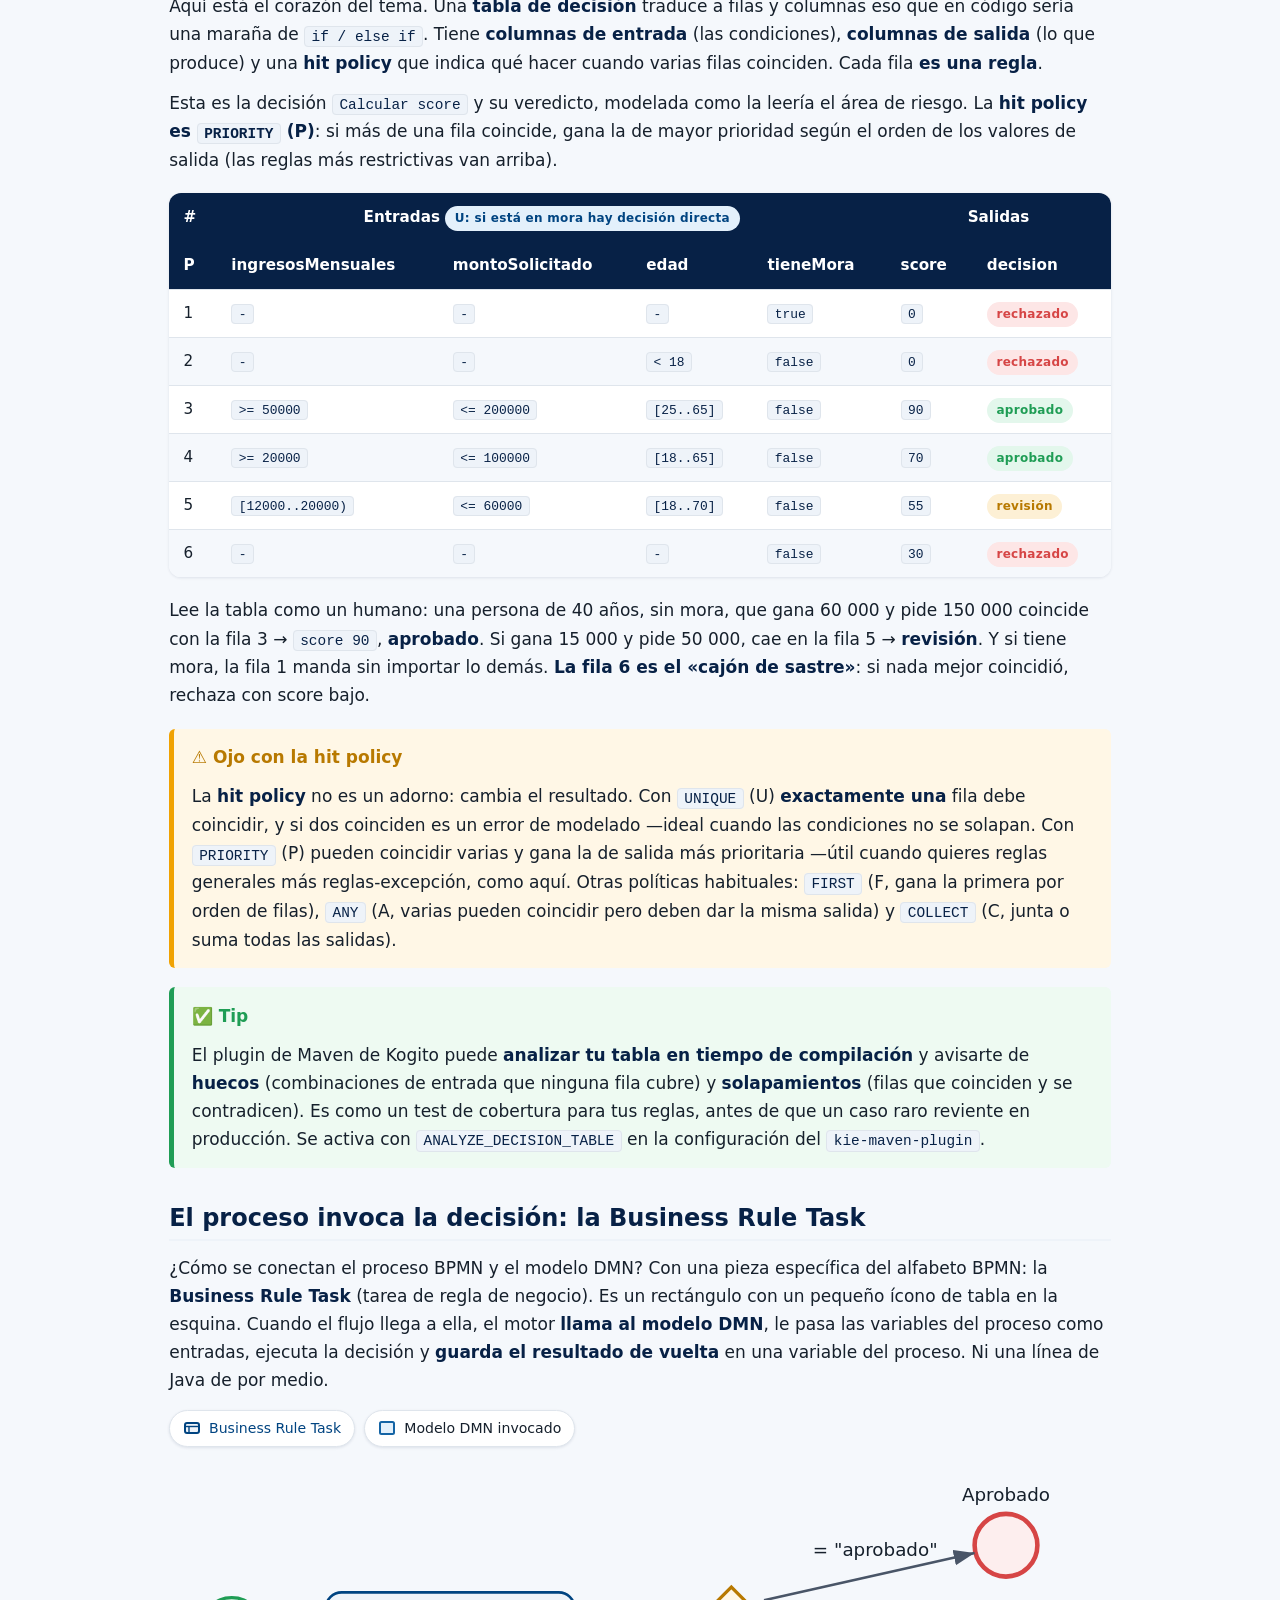
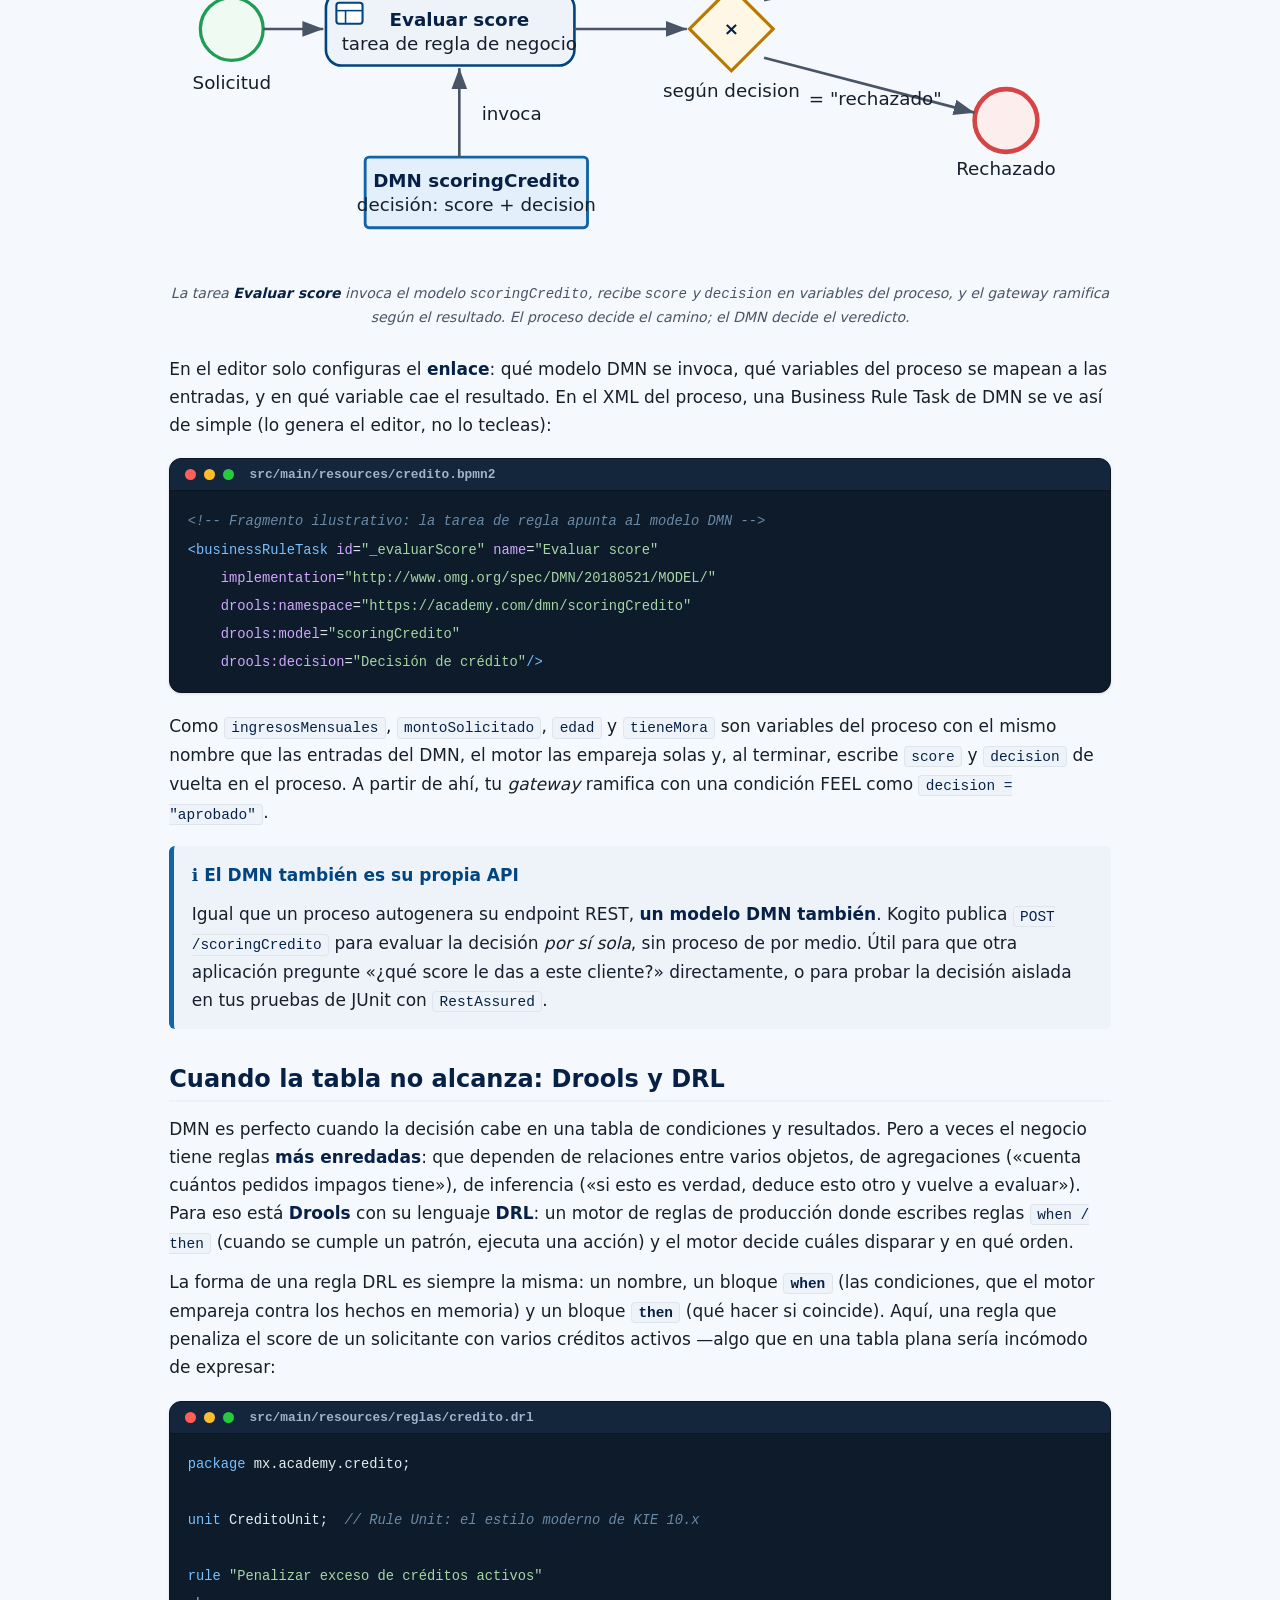
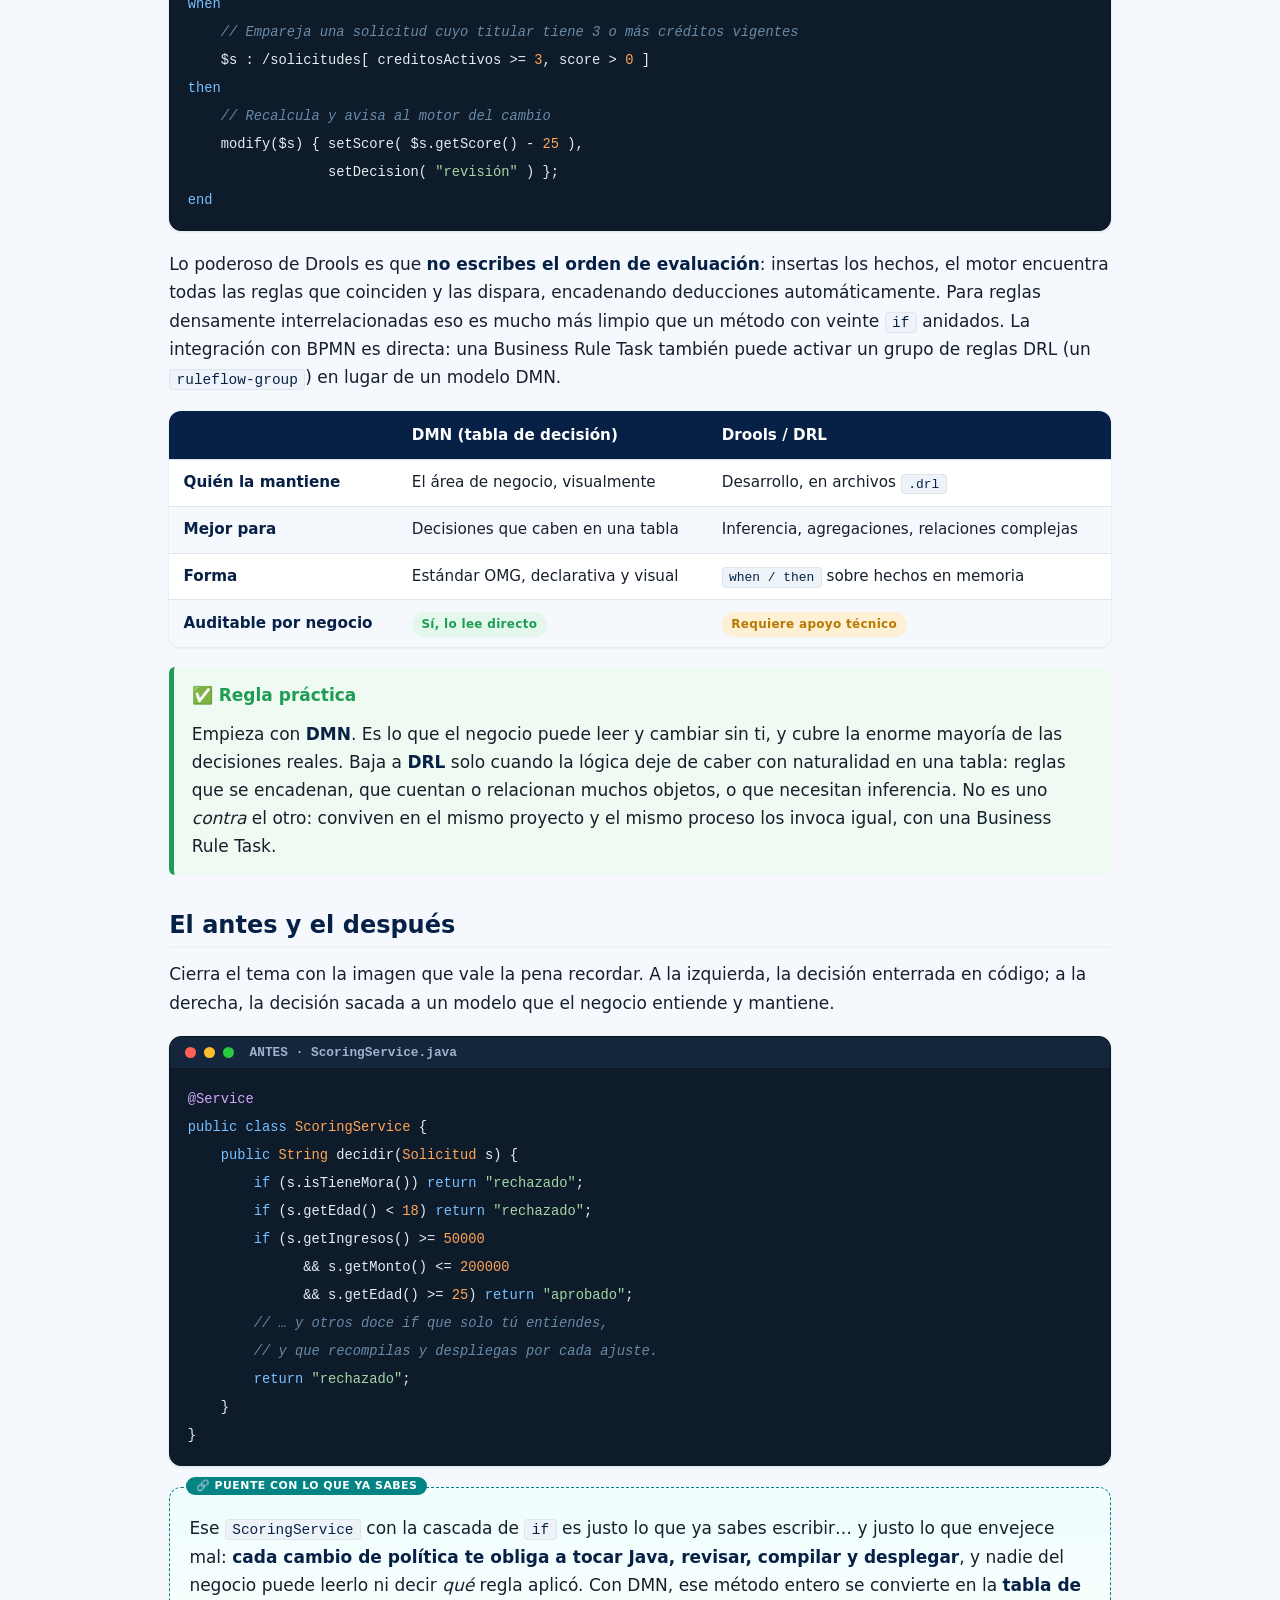
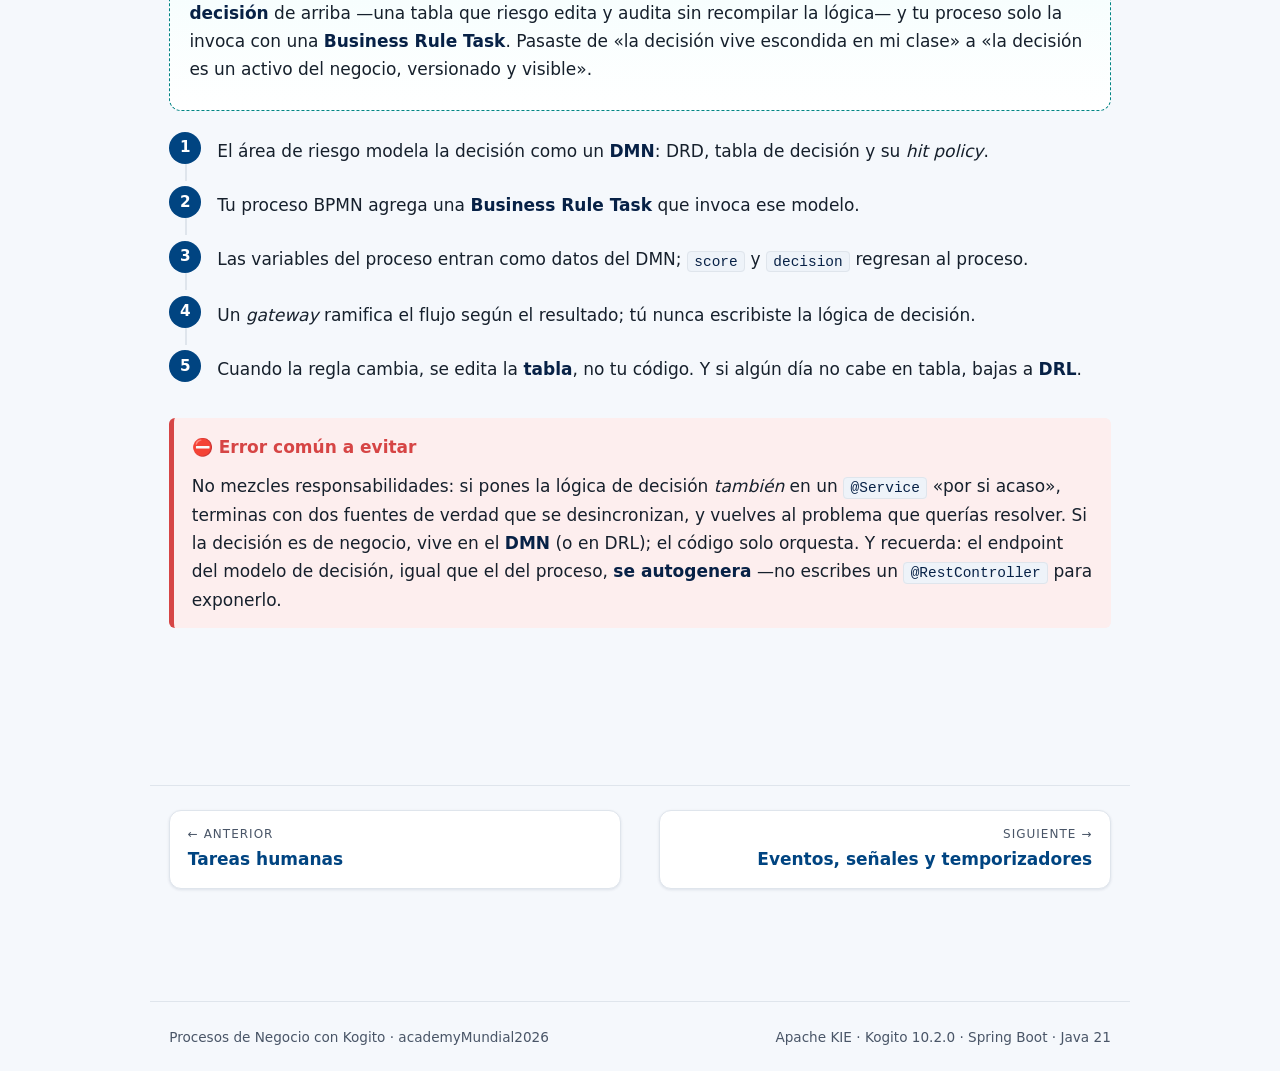
<file: kogito/paginas/08-reglas-drools-dmn.html>
<!DOCTYPE html>
<html lang="es">
<head>
  <meta charset="UTF-8">
  <meta name="viewport" content="width=device-width, initial-scale=1.0">
  <title>Tema 08 · Reglas de negocio con DMN y Drools — Procesos de Negocio con Kogito</title>
  <link rel="stylesheet" href="../assets/estilos.css">
</head>
<body>

  <!-- Barra superior -->
  <nav class="barra">
    <span class="marca"><span class="punto"></span> Procesos de Negocio con Kogito <small class="oculta-movil">· academy 2026</small></span>
    <span class="crece"></span>
    <a href="../index.html">Índice</a>
    <a href="07-tareas-humanas.html" class="oculta-movil">← Anterior</a>
    <a href="09-eventos-senales-timers.html">Siguiente →</a>
  </nav>

  <!-- Cabecera con degradado -->
  <header class="cabecera">
    <span class="etiqueta">Tema 08</span>
    <h1>Reglas de negocio con DMN y Drools</h1>
    <p class="bajada">Saca las decisiones de tu código. En lugar de un <code class="en-linea">if</code> anidado que solo tú entiendes, una tabla que el área de negocio lee, audita y cambia sin recompilar nada.</p>
  </header>

  <main class="envoltura">

    <!-- ============================================================ -->
    <section class="seccion">
      <h2>Por qué separar la decisión del flujo</h2>
      <p>
        Tus procesos BPMN describen <strong>el camino</strong>: qué pasa primero, qué después, quién aprueba, cuándo se
        notifica. Pero dentro de ese camino casi siempre hay una pregunta del tipo «¿aprobamos este crédito o no?». Esa
        pregunta es una <strong>decisión de negocio</strong>, y tiene una propiedad incómoda: <strong>cambia mucho más
        seguido que el flujo</strong>. El umbral de ingresos sube, la edad mínima baja, se agrega una excepción para
        clientes preferentes… y todo eso lo decide el área de riesgo, no tú.
      </p>
      <p>
        Si esa lógica vive como un <code class="en-linea">if</code> dentro de tu <code class="en-linea">Service</code>,
        cada ajuste implica: tocar código, abrir un pull request, esperar revisión, compilar, desplegar. Y nadie del
        negocio puede <em>leer</em> qué regla aplicó a un cliente concreto. Al <strong>separar la decisión del flujo</strong>
        ganas tres cosas:
      </p>
      <ul>
        <li><strong>Editable:</strong> la regla vive en un modelo declarativo (una tabla), no en bytecode. Se cambia un valor, no una clase.</li>
        <li><strong>Auditable:</strong> cada decisión deja claro <em>qué regla</em> se disparó y con qué datos. Riesgo y cumplimiento lo entienden sin leer Java.</li>
        <li><strong>Compartible:</strong> el mismo modelo de decisión lo usan varios procesos, e incluso se expone como su propia API REST.</li>
      </ul>

      <div class="puente">
        <p>
          Ya hiciste algo parecido cuando moviste cadenas a <code class="en-linea">messages.properties</code> o
          configuración a <code class="en-linea">application.yml</code>: sacaste de la clase lo que cambia seguido para no
          recompilar por cada ajuste. Aquí haces lo mismo, pero con <strong>la lógica de decisión completa</strong>: en vez
          de un <code class="en-linea">@Service</code> con un <code class="en-linea">switch</code> gigante, un modelo
          <strong>DMN</strong> que el negocio mantiene. El proceso solo le pregunta «¿qué decides?» y sigue su camino.
        </p>
      </div>

      <p>
        Apache KIE te da dos herramientas para esto, y conviene tenerlas claras desde el inicio:
      </p>
      <div class="chips">
        <span class="chip"><span class="pildora azul">DMN</span> Estándar visual de la OMG. Tablas de decisión que el negocio lee y edita.</span>
        <span class="chip"><span class="pildora aqua">Drools / DRL</span> Motor de reglas programático <code class="en-linea">when / then</code> para lógica compleja.</span>
      </div>
    </section>

    <!-- ============================================================ -->
    <section class="seccion">
      <h2>DMN: Decision Model and Notation</h2>
      <p>
        <strong>DMN</strong> es un estándar abierto de la <strong>OMG</strong> (la misma organización detrás de BPMN), y
        Drools implementa su motor hasta el <strong>nivel de conformidad 3</strong>, el más completo. Igual que BPMN es el
        lenguaje visual de los <em>procesos</em>, DMN es el lenguaje visual de las <em>decisiones</em>. Y se editan con el
        mismo tipo de herramienta: un editor de diagramas que, por debajo, mantiene un archivo <code class="en-linea">.dmn</code>
        (XML) que no escribes a mano.
      </p>

      <h3>El DRD: diagrama de requisitos de decisión</h3>
      <p>
        El <strong>DRD</strong> (<em>Decision Requirements Diagram</em>) es el «mapa» de una decisión: muestra qué
        <strong>datos de entrada</strong> alimentan a qué <strong>decisiones</strong>, y cómo unas decisiones dependen de
        otras. Se lee de abajo (los datos) hacia arriba (la decisión final).
      </p>

      <div class="chips">
        <span class="chip">
          <span class="ico"><svg viewBox="0 0 22 18"><path d="M3,15 L7,3 L19,3 L15,15 Z" fill="#fff7e6" stroke="#b87900" stroke-width="2"></path></svg></span>
          Dato de entrada (Input Data)
        </span>
        <span class="chip">
          <span class="ico"><svg viewBox="0 0 22 18"><rect x="2" y="3" width="18" height="12" rx="1.5" fill="#e3f0fb" stroke="#1464a5" stroke-width="2"></rect></svg></span>
          Decisión (Decision)
        </span>
        <span class="chip">
          <span class="ico"><svg viewBox="0 0 22 18"><rect x="2" y="3" width="18" height="12" rx="6" fill="#ddf7f7" stroke="#028484" stroke-width="2"></rect></svg></span>
          Modelo de conocimiento (BKM)
        </span>
      </div>

      <figure class="diagrama">
        <svg viewBox="0 0 660 320" role="img" aria-label="DRD del scoring de crédito: cuatro datos de entrada alimentan la decisión Calcular score, que a su vez alimenta la decisión Decisión de crédito">
          <defs>
            <marker id="flecha" markerWidth="10" markerHeight="10" refX="8" refY="3" orient="auto" markerUnits="strokeWidth">
              <path d="M0,0 L8,3 L0,6 Z" fill="#495567"></path>
            </marker>
          </defs>

          <!-- Decisión final (arriba) -->
          <rect x="230" y="20" width="200" height="56" rx="3" fill="#e3f0fb" stroke="#1464a5" stroke-width="2.2"></rect>
          <text x="330" y="44" text-anchor="middle" class="svg-texto-b">Decisión de crédito</text>
          <text x="330" y="63" text-anchor="middle" class="svg-texto" font-size="12">aprobado / revisión / rechazado</text>

          <!-- Decisión intermedia -->
          <rect x="250" y="140" width="160" height="52" rx="3" fill="#e3f0fb" stroke="#1464a5" stroke-width="2.2"></rect>
          <text x="330" y="164" text-anchor="middle" class="svg-texto-b">Calcular score</text>
          <text x="330" y="182" text-anchor="middle" class="svg-texto" font-size="12">0 – 100</text>

          <!-- Datos de entrada (abajo) - trapecios -->
          <path d="M30,290 L46,250 L150,250 L134,290 Z" fill="#fff7e6" stroke="#b87900" stroke-width="2"></path>
          <text x="90" y="276" text-anchor="middle" class="svg-texto" font-size="12">ingresosMensuales</text>

          <path d="M178,290 L194,250 L290,250 L274,290 Z" fill="#fff7e6" stroke="#b87900" stroke-width="2"></path>
          <text x="234" y="276" text-anchor="middle" class="svg-texto" font-size="12">montoSolicitado</text>

          <path d="M318,290 L334,250 L398,250 L382,290 Z" fill="#fff7e6" stroke="#b87900" stroke-width="2"></path>
          <text x="358" y="276" text-anchor="middle" class="svg-texto" font-size="12">edad</text>

          <path d="M426,290 L442,250 L520,250 L504,290 Z" fill="#fff7e6" stroke="#b87900" stroke-width="2"></path>
          <text x="473" y="276" text-anchor="middle" class="svg-texto" font-size="12">tieneMora</text>

          <!-- Requisito de información: datos -> Calcular score -->
          <line x1="90" y1="250" x2="290" y2="194" class="svg-flecha"></line>
          <line x1="234" y1="250" x2="310" y2="194" class="svg-flecha"></line>
          <line x1="358" y1="250" x2="345" y2="194" class="svg-flecha"></line>
          <line x1="473" y1="250" x2="375" y2="194" class="svg-flecha"></line>

          <!-- Calcular score -> Decisión de crédito -->
          <line x1="330" y1="140" x2="330" y2="78" class="svg-flecha"></line>
        </svg>
        <figcaption>DRD del scoring de crédito. Los <strong>trapecios</strong> son datos de entrada; los <strong>rectángulos</strong> son decisiones. Las flechas son <em>requisitos de información</em>: el dato (o decisión) de origen alimenta a la decisión de destino.</figcaption>
      </figure>

      <div class="aviso">
        <div class="titulo">ℹ️ Nota</div>
        <p>
          El DRD distingue tres tipos de conexión: el <strong>requisito de información</strong> (un dato o decisión
          alimenta a otra decisión, flecha llena), el <strong>requisito de conocimiento</strong> (un BKM —función
          reutilizable— presta su lógica a una decisión) y el <strong>requisito de autoridad</strong> (una fuente de
          conocimiento, como una política, justifica un elemento). En este tema nos basta con el primero.
        </p>
      </div>

      <h3>FEEL: el lenguaje de expresiones</h3>
      <p>
        Dentro de cada celda de una decisión, las condiciones y los cálculos se escriben en <strong>FEEL</strong>
        (<em>Friendly Enough Expression Language</em>), también parte del estándar DMN. Es un lenguaje pequeño, legible y
        sin efectos secundarios, pensado para que lo entienda un analista de negocio, no solo un programador. Algunos
        ejemplos de lo que verás en las tablas:
      </p>

      <table class="tabla">
        <thead>
          <tr><th>Expresión FEEL</th><th>Significado</th></tr>
        </thead>
        <tbody>
          <tr><td><code>&gt;= 20000</code></td><td>El valor de entrada es mayor o igual a 20&nbsp;000.</td></tr>
          <tr><td><code>[18..25)</code></td><td>Rango: de 18 (incluido) a 25 (excluido).</td></tr>
          <tr><td><code>&lt; 30000, &gt; 80000</code></td><td>Lista de pruebas; coincide si es alguna de ellas (menor a 30&nbsp;000 <em>o</em> mayor a 80&nbsp;000).</td></tr>
          <tr><td><code>true</code></td><td>Comparación booleana directa (p.&nbsp;ej. <code>tieneMora = true</code>).</td></tr>
          <tr><td><code>-</code></td><td>Comodín: esa columna no importa para la regla (cualquier valor coincide).</td></tr>
          <tr><td><code>ingresosMensuales / montoSolicitado &gt; 0.4</code></td><td>Cálculo con los datos de entrada dentro de una expresión.</td></tr>
        </tbody>
      </table>

      <div class="aviso tip">
        <div class="titulo">✅ Tip</div>
        <p>
          FEEL tiene tipos ricos sin sorpresas: <code class="en-linea">number</code> con precisión decimal de 34 dígitos
          (nada de errores de redondeo binario como con <code class="en-linea">double</code>),
          <code class="en-linea">date</code>, <code class="en-linea">duration</code>, listas, rangos y funciones
          integradas (<code class="en-linea">sum()</code>, <code class="en-linea">count()</code>,
          <code class="en-linea">contains()</code>…). El <code class="en-linea">number</code> de FEEL es lo que usarías con
          <code class="en-linea">BigDecimal</code> en Java, pero sin la verbosidad.
        </p>
      </div>
    </section>

    <!-- ============================================================ -->
    <section class="seccion">
      <h2>Una tabla de decisión: scoring de crédito</h2>
      <p>
        Aquí está el corazón del tema. Una <strong>tabla de decisión</strong> traduce a filas y columnas eso que en código
        sería una maraña de <code class="en-linea">if / else if</code>. Tiene <strong>columnas de entrada</strong> (las
        condiciones), <strong>columnas de salida</strong> (lo que produce) y una <strong>hit policy</strong> que indica qué
        hacer cuando varias filas coinciden. Cada fila <strong>es una regla</strong>.
      </p>
      <p>
        Esta es la decisión <code class="en-linea">Calcular score</code> y su veredicto, modelada como la leería el área de
        riesgo. La <strong>hit policy es <code class="en-linea">PRIORITY</code> (P)</strong>: si más de una fila coincide,
        gana la de mayor prioridad según el orden de los valores de salida (las reglas más restrictivas van arriba).
      </p>

      <table class="tabla">
        <thead>
          <tr>
            <th>#</th>
            <th colspan="4" style="text-align:center">Entradas <span class="pildora azul">U: si está en mora hay decisión directa</span></th>
            <th colspan="2" style="text-align:center">Salidas</th>
          </tr>
          <tr>
            <th title="hit policy PRIORITY">P</th>
            <th>ingresosMensuales</th>
            <th>montoSolicitado</th>
            <th>edad</th>
            <th>tieneMora</th>
            <th>score</th>
            <th>decision</th>
          </tr>
        </thead>
        <tbody>
          <tr>
            <td>1</td>
            <td><code>-</code></td>
            <td><code>-</code></td>
            <td><code>-</code></td>
            <td><code>true</code></td>
            <td><code>0</code></td>
            <td><span class="pildora rojo">rechazado</span></td>
          </tr>
          <tr>
            <td>2</td>
            <td><code>-</code></td>
            <td><code>-</code></td>
            <td><code>&lt; 18</code></td>
            <td><code>false</code></td>
            <td><code>0</code></td>
            <td><span class="pildora rojo">rechazado</span></td>
          </tr>
          <tr>
            <td>3</td>
            <td><code>&gt;= 50000</code></td>
            <td><code>&lt;= 200000</code></td>
            <td><code>[25..65]</code></td>
            <td><code>false</code></td>
            <td><code>90</code></td>
            <td><span class="pildora verde">aprobado</span></td>
          </tr>
          <tr>
            <td>4</td>
            <td><code>&gt;= 20000</code></td>
            <td><code>&lt;= 100000</code></td>
            <td><code>[18..65]</code></td>
            <td><code>false</code></td>
            <td><code>70</code></td>
            <td><span class="pildora verde">aprobado</span></td>
          </tr>
          <tr>
            <td>5</td>
            <td><code>[12000..20000)</code></td>
            <td><code>&lt;= 60000</code></td>
            <td><code>[18..70]</code></td>
            <td><code>false</code></td>
            <td><code>55</code></td>
            <td><span class="pildora ambar">revisión</span></td>
          </tr>
          <tr>
            <td>6</td>
            <td><code>-</code></td>
            <td><code>-</code></td>
            <td><code>-</code></td>
            <td><code>false</code></td>
            <td><code>30</code></td>
            <td><span class="pildora rojo">rechazado</span></td>
          </tr>
        </tbody>
      </table>

      <p>
        Lee la tabla como un humano: una persona de 40 años, sin mora, que gana 60&nbsp;000 y pide 150&nbsp;000 coincide
        con la fila&nbsp;3 → <code class="en-linea">score 90</code>, <strong>aprobado</strong>. Si gana 15&nbsp;000 y pide
        50&nbsp;000, cae en la fila&nbsp;5 → <strong>revisión</strong>. Y si tiene mora, la fila&nbsp;1 manda sin importar
        lo demás. <strong>La fila&nbsp;6 es el «cajón de sastre»</strong>: si nada mejor coincidió, rechaza con score bajo.
      </p>

      <div class="aviso ojo">
        <div class="titulo">⚠️ Ojo con la hit policy</div>
        <p>
          La <strong>hit policy</strong> no es un adorno: cambia el resultado. Con
          <code class="en-linea">UNIQUE</code> (U) <strong>exactamente una</strong> fila debe coincidir, y si dos coinciden
          es un error de modelado —ideal cuando las condiciones no se solapan. Con
          <code class="en-linea">PRIORITY</code> (P) pueden coincidir varias y gana la de salida más prioritaria —útil
          cuando quieres reglas generales más reglas-excepción, como aquí. Otras políticas habituales:
          <code class="en-linea">FIRST</code> (F, gana la primera por orden de filas),
          <code class="en-linea">ANY</code> (A, varias pueden coincidir pero deben dar la misma salida) y
          <code class="en-linea">COLLECT</code> (C, junta o suma todas las salidas).
        </p>
      </div>

      <div class="aviso tip">
        <div class="titulo">✅ Tip</div>
        <p>
          El plugin de Maven de Kogito puede <strong>analizar tu tabla en tiempo de compilación</strong> y avisarte de
          <strong>huecos</strong> (combinaciones de entrada que ninguna fila cubre) y <strong>solapamientos</strong> (filas
          que coinciden y se contradicen). Es como un test de cobertura para tus reglas, antes de que un caso raro reviente
          en producción. Se activa con <code class="en-linea">ANALYZE_DECISION_TABLE</code> en la configuración del
          <code class="en-linea">kie-maven-plugin</code>.
        </p>
      </div>
    </section>

    <!-- ============================================================ -->
    <section class="seccion">
      <h2>El proceso invoca la decisión: la Business Rule Task</h2>
      <p>
        ¿Cómo se conectan el proceso BPMN y el modelo DMN? Con una pieza específica del alfabeto BPMN: la
        <strong>Business Rule Task</strong> (tarea de regla de negocio). Es un rectángulo con un pequeño ícono de tabla en
        la esquina. Cuando el flujo llega a ella, el motor <strong>llama al modelo DMN</strong>, le pasa las variables del
        proceso como entradas, ejecuta la decisión y <strong>guarda el resultado de vuelta</strong> en una variable del
        proceso. Ni una línea de Java de por medio.
      </p>

      <div class="chips">
        <span class="chip bpmn-tarea">
          <span class="ico"><svg viewBox="0 0 18 18"><rect x="2" y="4" width="14" height="10" rx="2" fill="#eef3f9" stroke="#004481" stroke-width="2"></rect><line x1="2" y1="7.5" x2="16" y2="7.5" stroke="#004481" stroke-width="1.4"></line><line x1="6" y1="7.5" x2="6" y2="14" stroke="#004481" stroke-width="1.4"></line></svg></span>
          Business Rule Task
        </span>
        <span class="chip">
          <span class="ico"><svg viewBox="0 0 18 18"><rect x="2" y="3" width="14" height="12" rx="1.5" fill="#e3f0fb" stroke="#1464a5" stroke-width="2"></rect></svg></span>
          Modelo DMN invocado
        </span>
      </div>

      <figure class="diagrama">
        <svg viewBox="0 0 720 300" role="img" aria-label="Proceso de crédito: inicio, tarea de regla Evaluar score que invoca el modelo DMN scoringCredito, un gateway que ramifica según la decisión y los finales aprobado y rechazado">
          <defs>
            <marker id="flecha" markerWidth="10" markerHeight="10" refX="8" refY="3" orient="auto" markerUnits="strokeWidth">
              <path d="M0,0 L8,3 L0,6 Z" fill="#495567"></path>
            </marker>
          </defs>

          <!-- Inicio -->
          <circle cx="48" cy="120" r="24" fill="#eefaf2" stroke="#1f9d55" stroke-width="2.5"></circle>
          <text x="48" y="166" text-anchor="middle" class="svg-texto" font-size="12">Solicitud</text>

          <!-- Business Rule Task -->
          <rect x="120" y="92" width="190" height="56" rx="12" class="svg-borde svg-relleno"></rect>
          <rect x="128" y="100" width="20" height="16" rx="2" fill="#fff" stroke="#004481" stroke-width="1.6"></rect>
          <line x1="128" y1="106" x2="148" y2="106" stroke="#004481" stroke-width="1.2"></line>
          <line x1="135" y1="106" x2="135" y2="116" stroke="#004481" stroke-width="1.2"></line>
          <text x="222" y="118" text-anchor="middle" class="svg-texto-b" font-size="13">Evaluar score</text>
          <text x="222" y="136" text-anchor="middle" class="svg-texto" font-size="11">tarea de regla de negocio</text>

          <!-- Modelo DMN -->
          <rect x="150" y="218" width="170" height="54" rx="3" fill="#e3f0fb" stroke="#1464a5" stroke-width="2.2"></rect>
          <text x="235" y="241" text-anchor="middle" class="svg-texto-b" font-size="13">DMN scoringCredito</text>
          <text x="235" y="259" text-anchor="middle" class="svg-texto" font-size="11">decisión: score + decision</text>

          <!-- conexión vertical entre la tarea de regla y el DMN (invoca) -->
          <line x1="222" y1="218" x2="222" y2="150" class="svg-flecha"></line>
          <text x="262" y="190" text-anchor="middle" class="svg-texto" font-size="11" fill="#028484">invoca</text>

          <!-- Gateway exclusivo (rombo) -->
          <path d="M398,120 L430,88 L462,120 L430,152 Z" fill="#fff7e6" stroke="#b87900" stroke-width="2.4"></path>
          <text x="430" y="125" text-anchor="middle" class="svg-texto-b" font-size="13">×</text>
          <text x="430" y="172" text-anchor="middle" class="svg-texto" font-size="11">según decision</text>

          <!-- Fin aprobado -->
          <circle cx="640" cy="56" r="24" fill="#fdeeee" stroke="#d64545" stroke-width="3.5"></circle>
          <text x="640" y="22" text-anchor="middle" class="svg-texto" font-size="12">Aprobado</text>

          <!-- Fin rechazado -->
          <circle cx="640" cy="190" r="24" fill="#fdeeee" stroke="#d64545" stroke-width="3.5"></circle>
          <text x="640" y="232" text-anchor="middle" class="svg-texto" font-size="12">Rechazado</text>

          <!-- Flujos -->
          <line x1="72" y1="120" x2="118" y2="120" class="svg-flecha"></line>
          <line x1="310" y1="120" x2="396" y2="120" class="svg-flecha"></line>
          <line x1="455" y1="98"  x2="616" y2="62"  class="svg-flecha"></line>
          <line x1="455" y1="142" x2="616" y2="184" class="svg-flecha"></line>

          <text x="540" y="64"  text-anchor="middle" class="svg-texto" font-size="11" fill="#1f9d55">= "aprobado"</text>
          <text x="540" y="178" text-anchor="middle" class="svg-texto" font-size="11" fill="#d64545">= "rechazado"</text>
        </svg>
        <figcaption>La tarea <strong>Evaluar score</strong> invoca el modelo <code>scoringCredito</code>, recibe <code>score</code> y <code>decision</code> en variables del proceso, y el <em>gateway</em> ramifica según el resultado. El proceso decide el camino; el DMN decide el veredicto.</figcaption>
      </figure>

      <p>
        En el editor solo configuras el <strong>enlace</strong>: qué modelo DMN se invoca, qué variables del proceso se
        mapean a las entradas, y en qué variable cae el resultado. En el XML del proceso, una Business Rule Task de DMN se
        ve así de simple (lo genera el editor, no lo tecleas):
      </p>

      <div class="codigo">
        <div class="barra-cod"><span class="sem r"></span><span class="sem a"></span><span class="sem v"></span><span class="arch">src/main/resources/credito.bpmn2</span></div>
        <pre><code><span class="cmt">&lt;!-- Fragmento ilustrativo: la tarea de regla apunta al modelo DMN --&gt;</span>
<span class="kw">&lt;businessRuleTask</span> <span class="anot">id</span>=<span class="str">"_evaluarScore"</span> <span class="anot">name</span>=<span class="str">"Evaluar score"</span>
    <span class="anot">implementation</span>=<span class="str">"http://www.omg.org/spec/DMN/20180521/MODEL/"</span>
    <span class="anot">drools:namespace</span>=<span class="str">"https://academy.com/dmn/scoringCredito"</span>
    <span class="anot">drools:model</span>=<span class="str">"scoringCredito"</span>
    <span class="anot">drools:decision</span>=<span class="str">"Decisión de crédito"</span><span class="kw">/&gt;</span></code></pre>
      </div>

      <p>
        Como <code class="en-linea">ingresosMensuales</code>, <code class="en-linea">montoSolicitado</code>,
        <code class="en-linea">edad</code> y <code class="en-linea">tieneMora</code> son variables del proceso con el mismo
        nombre que las entradas del DMN, el motor las empareja solas y, al terminar, escribe
        <code class="en-linea">score</code> y <code class="en-linea">decision</code> de vuelta en el proceso. A partir de
        ahí, tu <em>gateway</em> ramifica con una condición FEEL como <code class="en-linea">decision = "aprobado"</code>.
      </p>

      <div class="aviso">
        <div class="titulo">ℹ️ El DMN también es su propia API</div>
        <p>
          Igual que un proceso autogenera su endpoint REST, <strong>un modelo DMN también</strong>. Kogito publica
          <code class="en-linea">POST /scoringCredito</code> para evaluar la decisión <em>por sí sola</em>, sin proceso de
          por medio. Útil para que otra aplicación pregunte «¿qué score le das a este cliente?» directamente, o para
          probar la decisión aislada en tus pruebas de JUnit con <code class="en-linea">RestAssured</code>.
        </p>
      </div>
    </section>

    <!-- ============================================================ -->
    <section class="seccion">
      <h2>Cuando la tabla no alcanza: Drools y DRL</h2>
      <p>
        DMN es perfecto cuando la decisión cabe en una tabla de condiciones y resultados. Pero a veces el negocio tiene
        reglas <strong>más enredadas</strong>: que dependen de relaciones entre varios objetos, de agregaciones («cuenta
        cuántos pedidos impagos tiene»), de inferencia («si esto es verdad, deduce esto otro y vuelve a evaluar»). Para eso
        está <strong>Drools</strong> con su lenguaje <strong>DRL</strong>: un motor de reglas de producción donde escribes
        reglas <code class="en-linea">when / then</code> (cuando se cumple un patrón, ejecuta una acción) y el motor decide
        cuáles disparar y en qué orden.
      </p>

      <p>
        La forma de una regla DRL es siempre la misma: un nombre, un bloque <strong><code class="en-linea">when</code></strong>
        (las condiciones, que el motor empareja contra los hechos en memoria) y un bloque
        <strong><code class="en-linea">then</code></strong> (qué hacer si coincide). Aquí, una regla que penaliza el score
        de un solicitante con varios créditos activos —algo que en una tabla plana sería incómodo de expresar:
      </p>

      <div class="codigo">
        <div class="barra-cod"><span class="sem r"></span><span class="sem a"></span><span class="sem v"></span><span class="arch">src/main/resources/reglas/credito.drl</span></div>
        <pre><code><span class="kw">package</span> mx.academy.credito;

<span class="kw">unit</span> CreditoUnit;  <span class="cmt">// Rule Unit: el estilo moderno de KIE 10.x</span>

<span class="kw">rule</span> <span class="str">"Penalizar exceso de créditos activos"</span>
<span class="kw">when</span>
    <span class="cmt">// Empareja una solicitud cuyo titular tiene 3 o más créditos vigentes</span>
    $s : /solicitudes[ creditosActivos &gt;= <span class="typ">3</span>, score &gt; <span class="typ">0</span> ]
<span class="kw">then</span>
    <span class="cmt">// Recalcula y avisa al motor del cambio</span>
    modify($s) { setScore( $s.getScore() - <span class="typ">25</span> ),
                 setDecision( <span class="str">"revisión"</span> ) };
<span class="kw">end</span></code></pre>
      </div>

      <p>
        Lo poderoso de Drools es que <strong>no escribes el orden de evaluación</strong>: insertas los hechos, el motor
        encuentra todas las reglas que coinciden y las dispara, encadenando deducciones automáticamente. Para reglas
        densamente interrelacionadas eso es mucho más limpio que un método con veinte <code class="en-linea">if</code>
        anidados. La integración con BPMN es directa: una Business Rule Task también puede activar un grupo de reglas DRL
        (un <code class="en-linea">ruleflow-group</code>) en lugar de un modelo DMN.
      </p>

      <table class="tabla">
        <thead>
          <tr><th></th><th>DMN (tabla de decisión)</th><th>Drools / DRL</th></tr>
        </thead>
        <tbody>
          <tr><td><strong>Quién la mantiene</strong></td><td>El área de negocio, visualmente</td><td>Desarrollo, en archivos <code>.drl</code></td></tr>
          <tr><td><strong>Mejor para</strong></td><td>Decisiones que caben en una tabla</td><td>Inferencia, agregaciones, relaciones complejas</td></tr>
          <tr><td><strong>Forma</strong></td><td>Estándar OMG, declarativa y visual</td><td><code>when / then</code> sobre hechos en memoria</td></tr>
          <tr><td><strong>Auditable por negocio</strong></td><td><span class="pildora verde">Sí, lo lee directo</span></td><td><span class="pildora ambar">Requiere apoyo técnico</span></td></tr>
        </tbody>
      </table>

      <div class="aviso tip">
        <div class="titulo">✅ Regla práctica</div>
        <p>
          Empieza con <strong>DMN</strong>. Es lo que el negocio puede leer y cambiar sin ti, y cubre la enorme mayoría de
          las decisiones reales. Baja a <strong>DRL</strong> solo cuando la lógica deje de caber con naturalidad en una
          tabla: reglas que se encadenan, que cuentan o relacionan muchos objetos, o que necesitan inferencia. No es uno
          <em>contra</em> el otro: conviven en el mismo proyecto y el mismo proceso los invoca igual, con una Business Rule
          Task.
        </p>
      </div>
    </section>

    <!-- ============================================================ -->
    <section class="seccion">
      <h2>El antes y el después</h2>
      <p>
        Cierra el tema con la imagen que vale la pena recordar. A la izquierda, la decisión enterrada en código; a la
        derecha, la decisión sacada a un modelo que el negocio entiende y mantiene.
      </p>

      <div class="codigo">
        <div class="barra-cod"><span class="sem r"></span><span class="sem a"></span><span class="sem v"></span><span class="arch">ANTES · ScoringService.java</span></div>
        <pre><code><span class="anot">@Service</span>
<span class="kw">public class</span> <span class="typ">ScoringService</span> {
    <span class="kw">public</span> <span class="typ">String</span> decidir(<span class="typ">Solicitud</span> s) {
        <span class="kw">if</span> (s.isTieneMora()) <span class="kw">return</span> <span class="str">"rechazado"</span>;
        <span class="kw">if</span> (s.getEdad() &lt; <span class="typ">18</span>) <span class="kw">return</span> <span class="str">"rechazado"</span>;
        <span class="kw">if</span> (s.getIngresos() &gt;= <span class="typ">50000</span>
              &amp;&amp; s.getMonto() &lt;= <span class="typ">200000</span>
              &amp;&amp; s.getEdad() &gt;= <span class="typ">25</span>) <span class="kw">return</span> <span class="str">"aprobado"</span>;
        <span class="cmt">// … y otros doce if que solo tú entiendes,</span>
        <span class="cmt">// y que recompilas y despliegas por cada ajuste.</span>
        <span class="kw">return</span> <span class="str">"rechazado"</span>;
    }
}</code></pre>
      </div>

      <div class="puente">
        <p>
          Ese <code class="en-linea">ScoringService</code> con la cascada de <code class="en-linea">if</code> es justo lo
          que ya sabes escribir… y justo lo que envejece mal: <strong>cada cambio de política te obliga a tocar Java,
          revisar, compilar y desplegar</strong>, y nadie del negocio puede leerlo ni decir <em>qué</em> regla aplicó.
          Con DMN, ese método entero se convierte en la <strong>tabla de decisión</strong> de arriba —una tabla que riesgo
          edita y audita sin recompilar la lógica— y tu proceso solo la invoca con una <strong>Business Rule Task</strong>.
          Pasaste de «la decisión vive escondida en mi clase» a «la decisión es un activo del negocio, versionado y
          visible».
        </p>
      </div>

      <ol class="pasos">
        <li>El área de riesgo modela la decisión como un <strong>DMN</strong>: DRD, tabla de decisión y su <em>hit policy</em>.</li>
        <li>Tu proceso BPMN agrega una <strong>Business Rule Task</strong> que invoca ese modelo.</li>
        <li>Las variables del proceso entran como datos del DMN; <code class="en-linea">score</code> y <code class="en-linea">decision</code> regresan al proceso.</li>
        <li>Un <em>gateway</em> ramifica el flujo según el resultado; tú nunca escribiste la lógica de decisión.</li>
        <li>Cuando la regla cambia, se edita la <strong>tabla</strong>, no tu código. Y si algún día no cabe en tabla, bajas a <strong>DRL</strong>.</li>
      </ol>

      <div class="aviso alto">
        <div class="titulo">⛔ Error común a evitar</div>
        <p>
          No mezcles responsabilidades: si pones la lógica de decisión <em>también</em> en un
          <code class="en-linea">@Service</code> «por si acaso», terminas con dos fuentes de verdad que se
          desincronizan, y vuelves al problema que querías resolver. Si la decisión es de negocio, vive en el
          <strong>DMN</strong> (o en DRL); el código solo orquesta. Y recuerda: el endpoint del modelo de decisión, igual
          que el del proceso, <strong>se autogenera</strong> —no escribes un <code class="en-linea">@RestController</code>
          para exponerlo.
        </p>
      </div>
    </section>

  </main>

  <!-- Navegación de la serie -->
  <nav class="nav-serie envoltura">
    <a href="07-tareas-humanas.html"><div class="dir">← Anterior</div><div class="tit">Tareas humanas</div></a>
    <a href="09-eventos-senales-timers.html" class="sig"><div class="dir">Siguiente →</div><div class="tit">Eventos, señales y temporizadores</div></a>
  </nav>

  <footer class="pie-pagina">
    <span>Procesos de Negocio con Kogito · academyMundial2026</span>
    <span>Apache KIE · Kogito 10.2.0 · Spring Boot · Java 21</span>
  </footer>

</body>
</html>
</file>
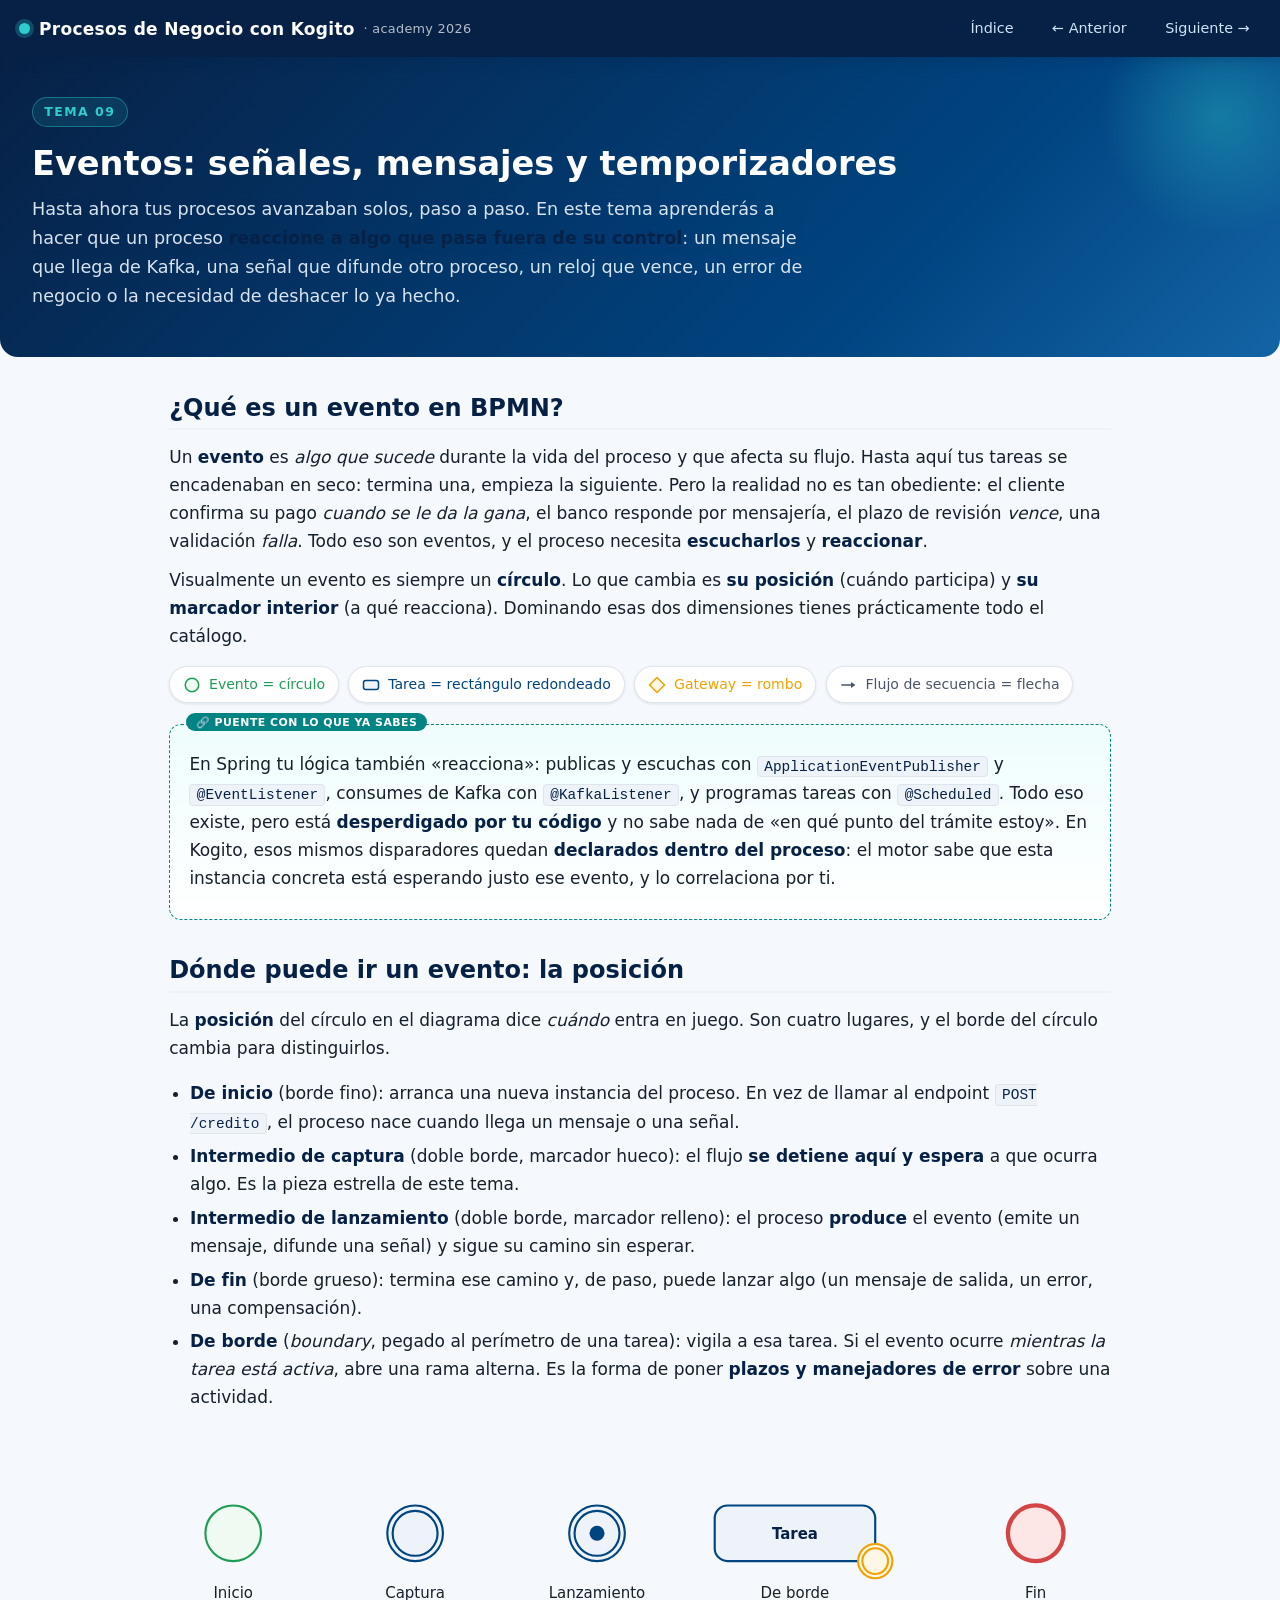
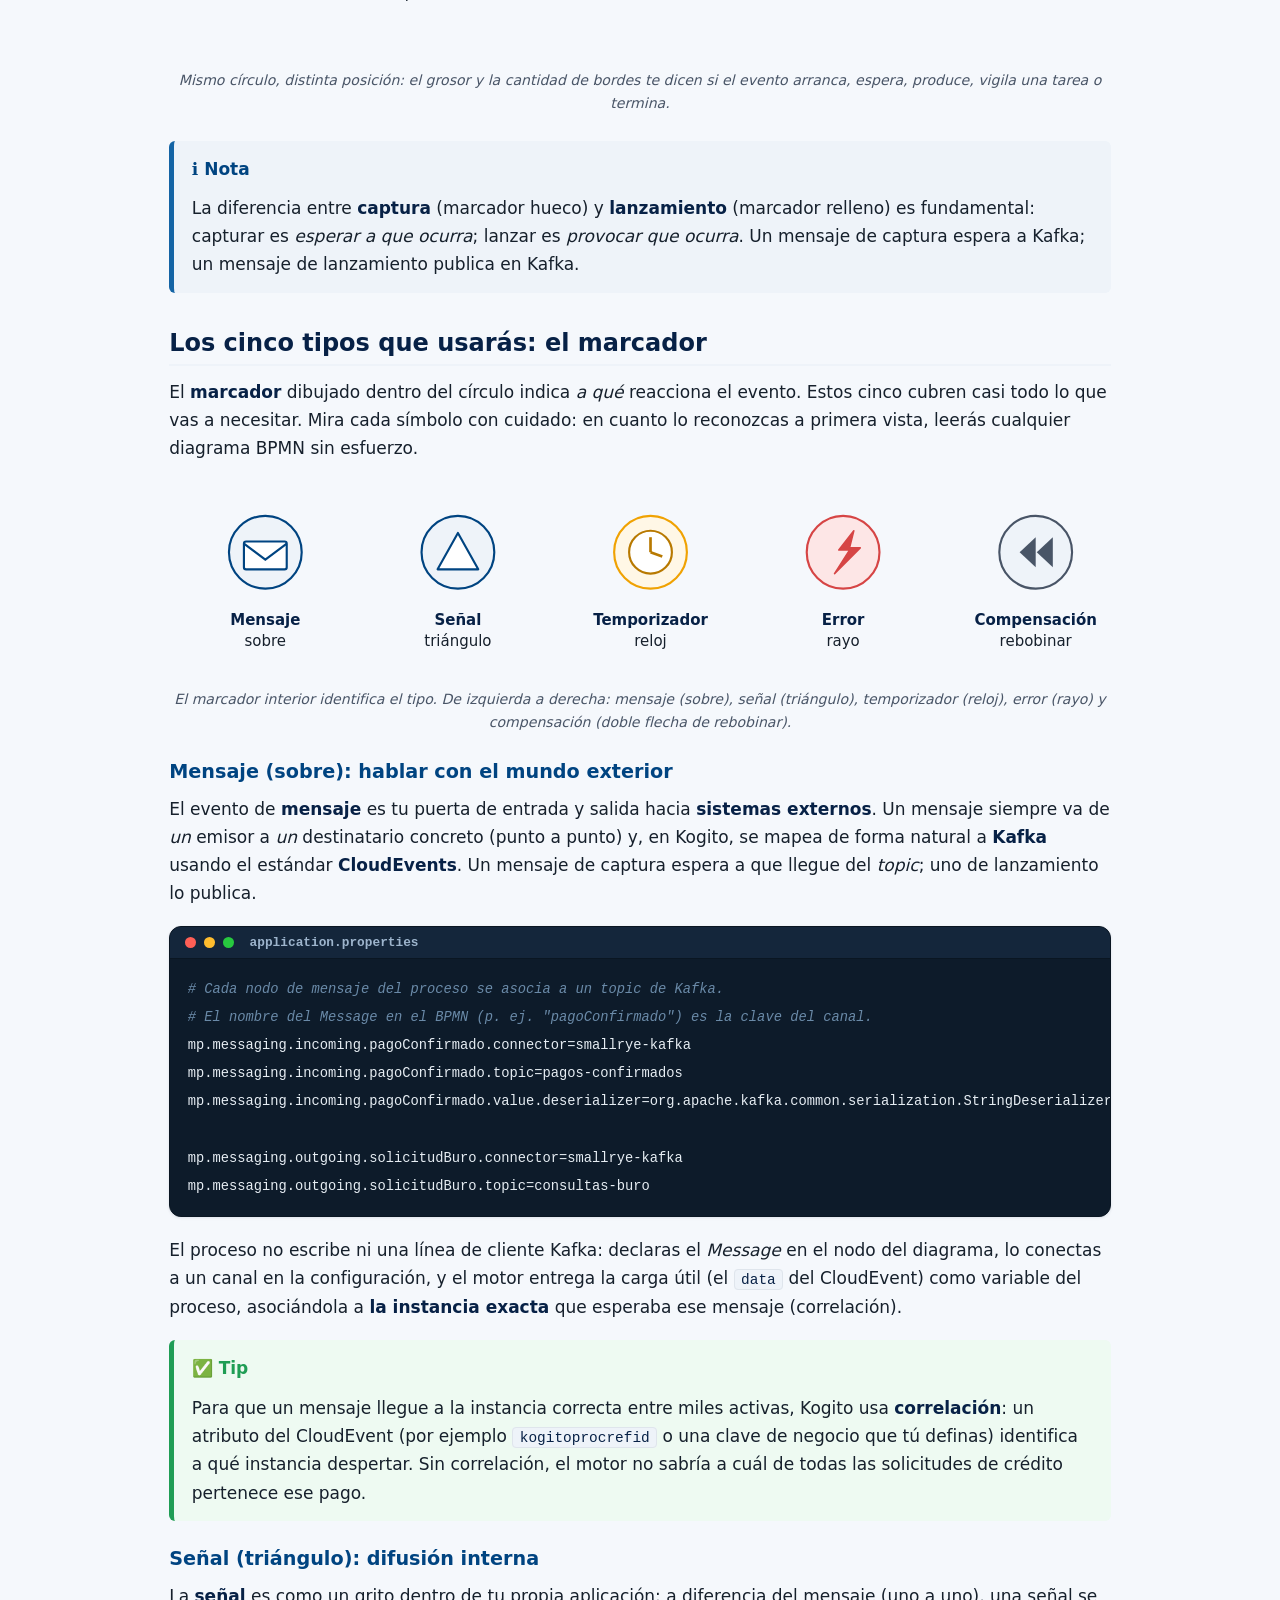
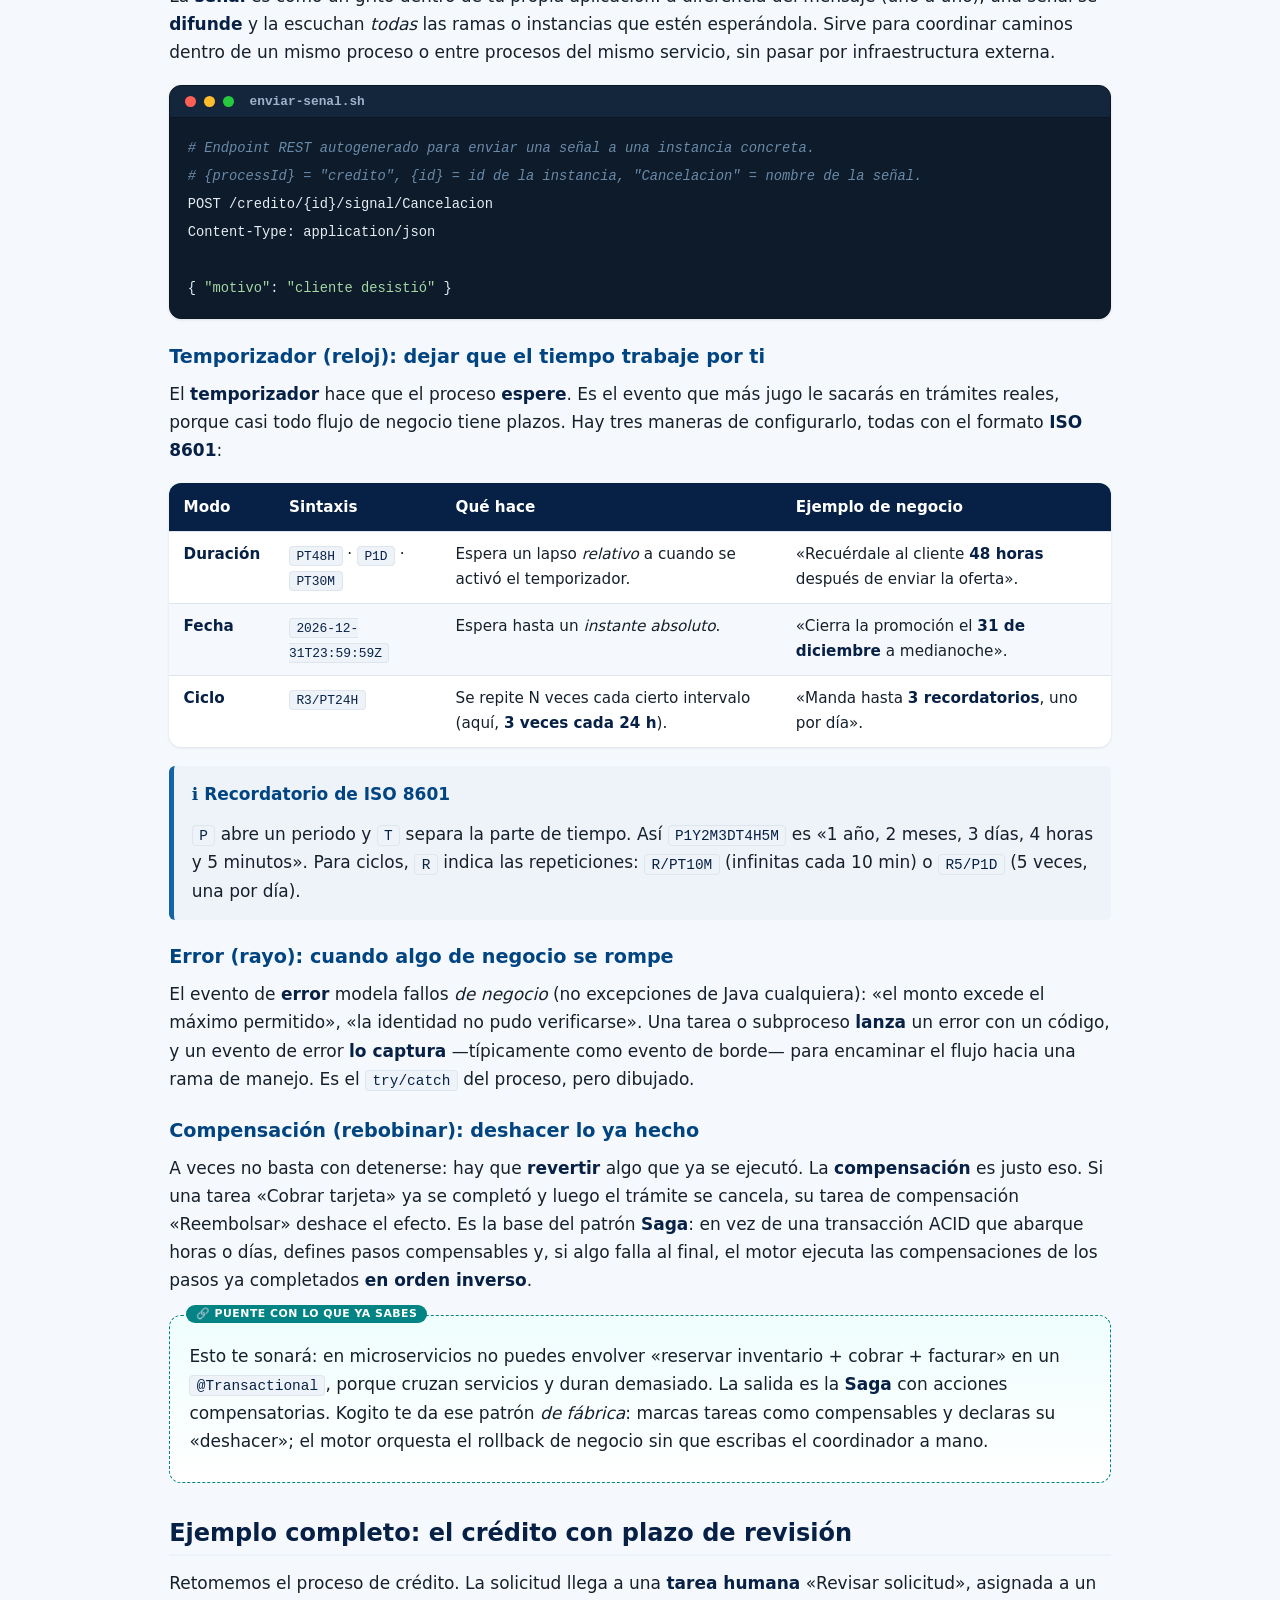
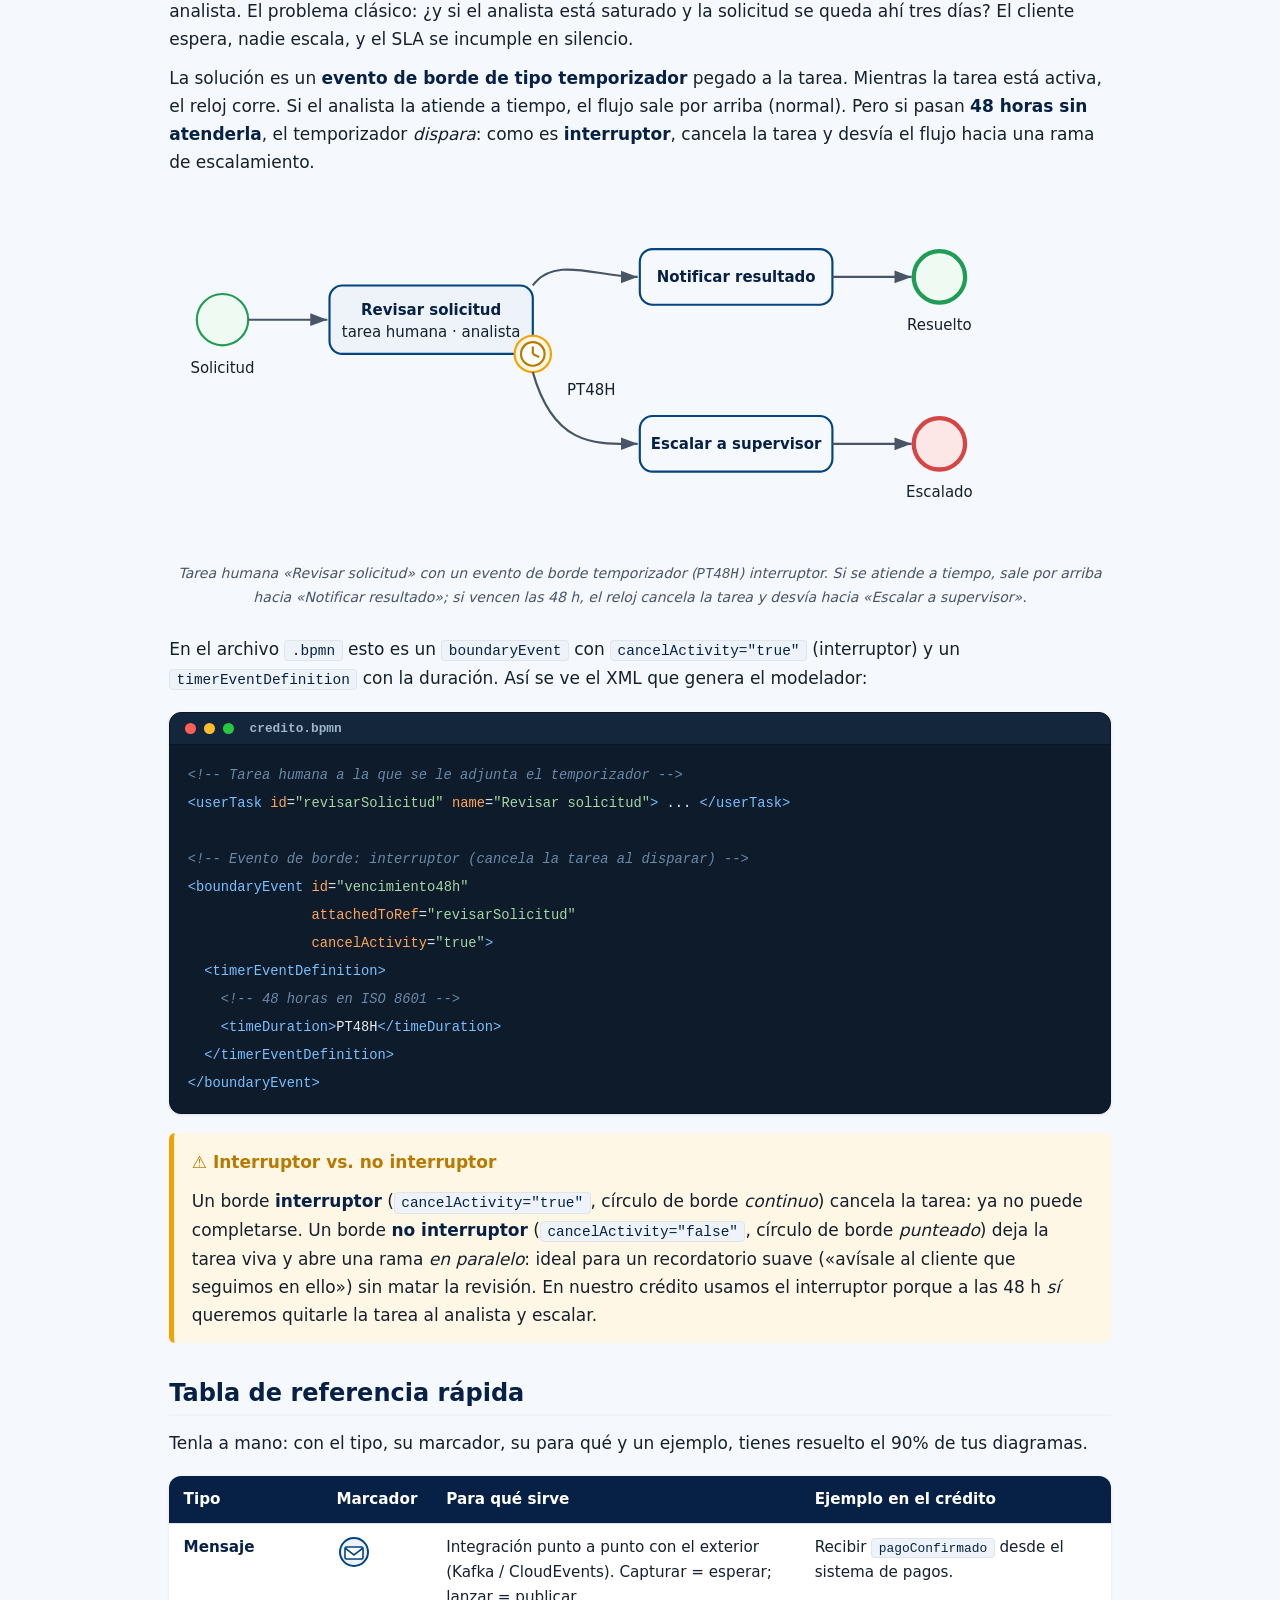
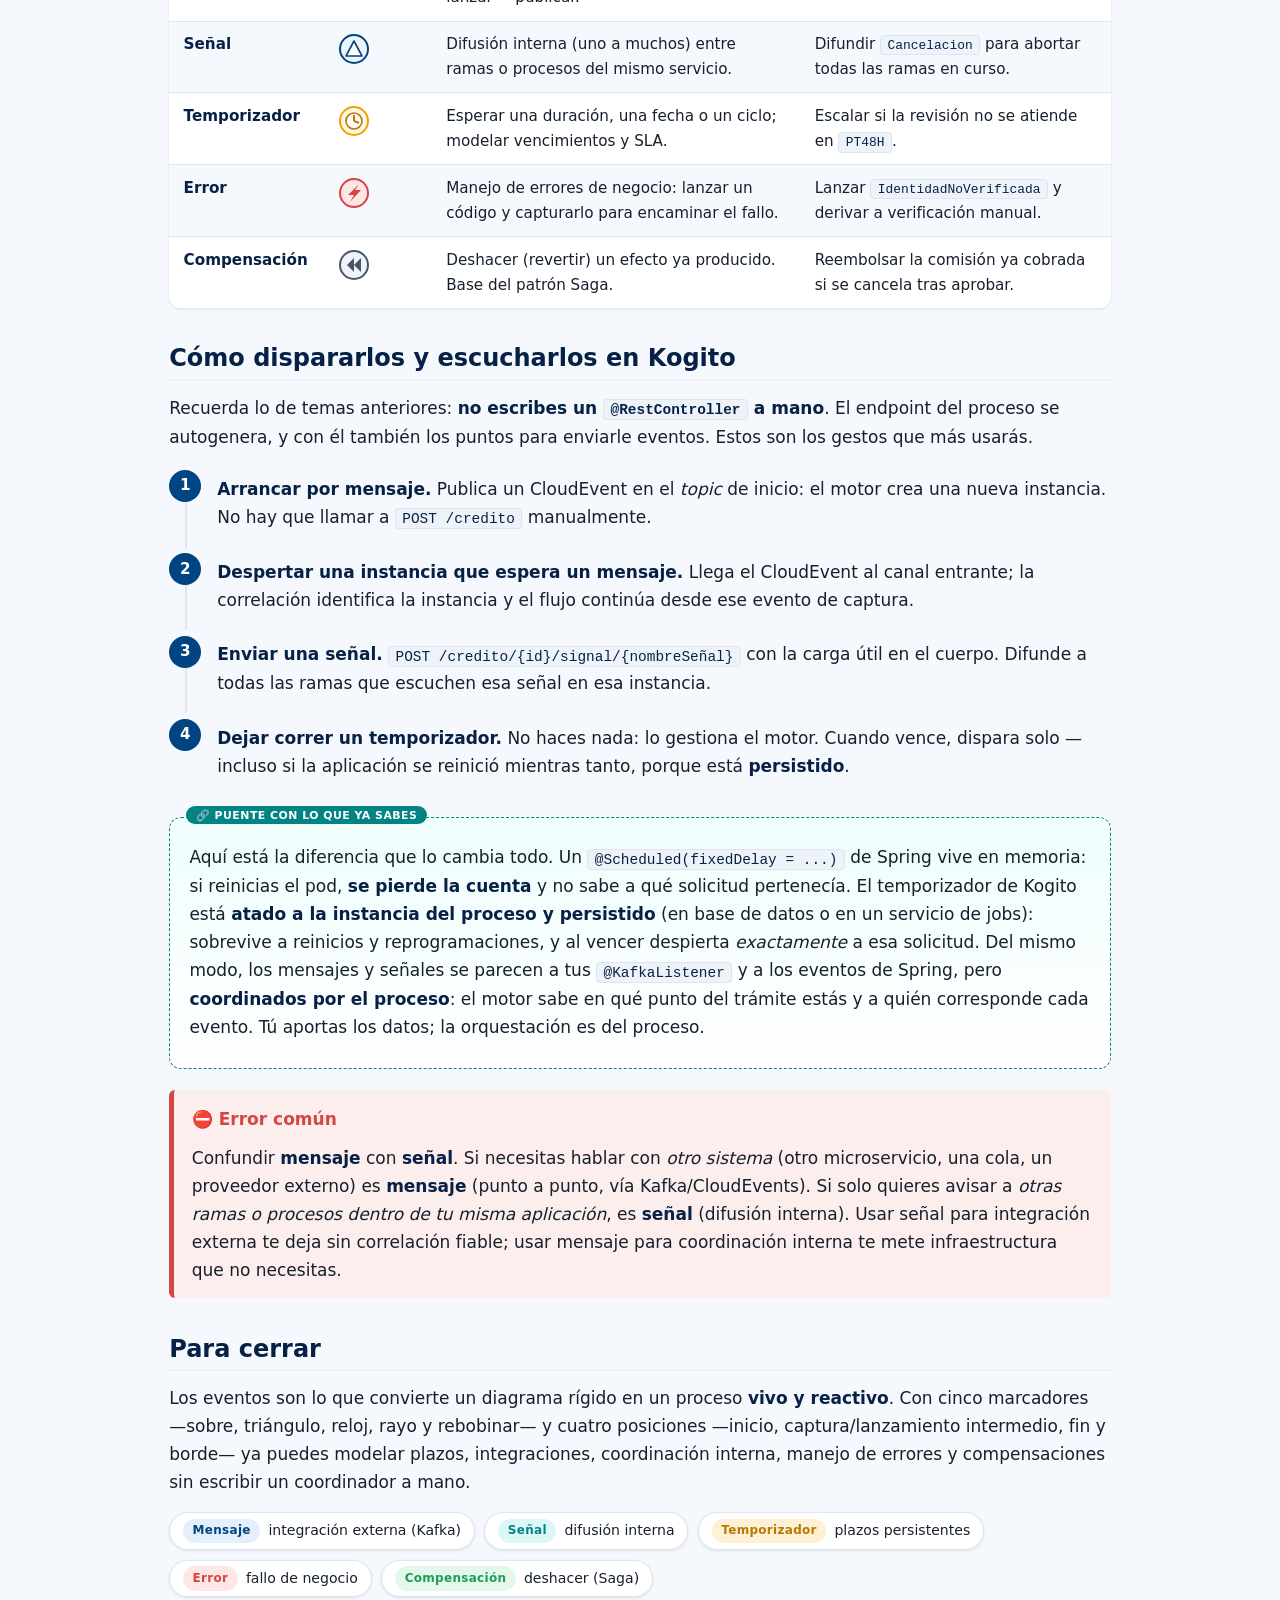
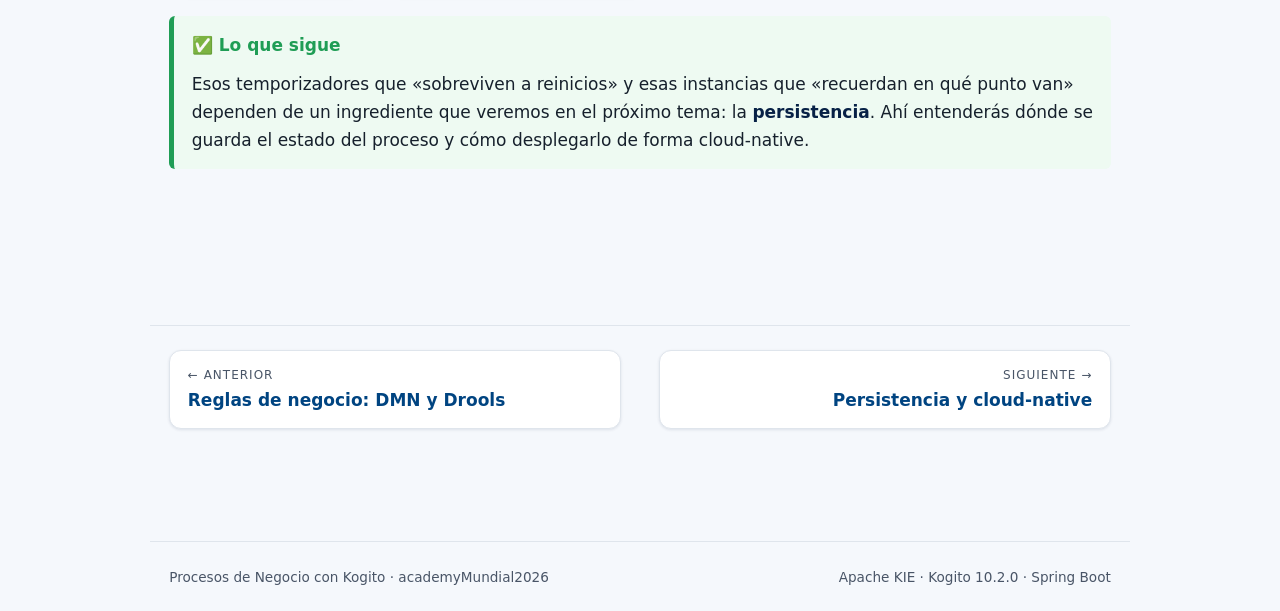
<file: kogito/paginas/09-eventos-senales-timers.html>
<!DOCTYPE html>
<html lang="es">
<head>
  <meta charset="UTF-8">
  <meta name="viewport" content="width=device-width, initial-scale=1.0">
  <title>Tema 09 · Eventos: señales, mensajes y temporizadores — Procesos de Negocio con Kogito</title>
  <link rel="stylesheet" href="../assets/estilos.css">
</head>
<body>

  <!-- Barra superior -->
  <nav class="barra">
    <span class="marca"><span class="punto"></span> Procesos de Negocio con Kogito <small class="oculta-movil">· academy 2026</small></span>
    <span class="crece"></span>
    <a href="../index.html">Índice</a>
    <a href="08-reglas-drools-dmn.html" class="oculta-movil">← Anterior</a>
    <a href="10-persistencia-cloud-native.html">Siguiente →</a>
  </nav>

  <!-- Cabecera con degradado -->
  <header class="cabecera">
    <span class="etiqueta">Tema 09</span>
    <h1>Eventos: señales, mensajes y temporizadores</h1>
    <p class="bajada">Hasta ahora tus procesos avanzaban solos, paso a paso. En este tema aprenderás a hacer que un proceso <strong>reaccione a algo que pasa fuera de su control</strong>: un mensaje que llega de Kafka, una señal que difunde otro proceso, un reloj que vence, un error de negocio o la necesidad de deshacer lo ya hecho.</p>
  </header>

  <main class="envoltura">

    <section class="seccion">
      <h2>¿Qué es un evento en BPMN?</h2>
      <p>Un <strong>evento</strong> es <em>algo que sucede</em> durante la vida del proceso y que afecta su flujo. Hasta aquí tus tareas se encadenaban en seco: termina una, empieza la siguiente. Pero la realidad no es tan obediente: el cliente confirma su pago <em>cuando se le da la gana</em>, el banco responde por mensajería, el plazo de revisión <em>vence</em>, una validación <em>falla</em>. Todo eso son eventos, y el proceso necesita <strong>escucharlos</strong> y <strong>reaccionar</strong>.</p>

      <p>Visualmente un evento es siempre un <strong>círculo</strong>. Lo que cambia es <strong>su posición</strong> (cuándo participa) y <strong>su marcador interior</strong> (a qué reacciona). Dominando esas dos dimensiones tienes prácticamente todo el catálogo.</p>

      <div class="chips">
        <span class="chip bpmn-evento">
          <svg class="ico" viewBox="0 0 24 24"><circle cx="12" cy="12" r="9" fill="#eefaf2" stroke="#1f9d55" stroke-width="2"></circle></svg>
          Evento = círculo
        </span>
        <span class="chip bpmn-tarea">
          <svg class="ico" viewBox="0 0 24 24"><rect x="2" y="6" width="20" height="12" rx="3" fill="#eef3f9" stroke="#004481" stroke-width="2"></rect></svg>
          Tarea = rectángulo redondeado
        </span>
        <span class="chip bpmn-gateway">
          <svg class="ico" viewBox="0 0 24 24"><path d="M12 2 L22 12 L12 22 L2 12 Z" fill="#fff7e6" stroke="#f0a202" stroke-width="2"></path></svg>
          Gateway = rombo
        </span>
        <span class="chip bpmn-flujo">
          <svg class="ico" viewBox="0 0 24 24"><line x1="3" y1="12" x2="18" y2="12" stroke="#495567" stroke-width="2"></line><path d="M16,8 L22,12 L16,16 Z" fill="#495567"></path></svg>
          Flujo de secuencia = flecha
        </span>
      </div>

      <div class="puente">
        <p>En Spring tu lógica también «reacciona»: publicas y escuchas con <code class="en-linea">ApplicationEventPublisher</code> y <code class="en-linea">@EventListener</code>, consumes de Kafka con <code class="en-linea">@KafkaListener</code>, y programas tareas con <code class="en-linea">@Scheduled</code>. Todo eso existe, pero está <strong>desperdigado por tu código</strong> y no sabe nada de «en qué punto del trámite estoy». En Kogito, esos mismos disparadores quedan <strong>declarados dentro del proceso</strong>: el motor sabe que esta instancia concreta está esperando justo ese evento, y lo correlaciona por ti.</p>
      </div>
    </section>

    <section class="seccion">
      <h2>Dónde puede ir un evento: la posición</h2>
      <p>La <strong>posición</strong> del círculo en el diagrama dice <em>cuándo</em> entra en juego. Son cuatro lugares, y el borde del círculo cambia para distinguirlos.</p>

      <ul>
        <li><strong>De inicio</strong> (borde fino): arranca una nueva instancia del proceso. En vez de llamar al endpoint <code class="en-linea">POST /credito</code>, el proceso nace cuando llega un mensaje o una señal.</li>
        <li><strong>Intermedio de captura</strong> (doble borde, marcador hueco): el flujo <strong>se detiene aquí y espera</strong> a que ocurra algo. Es la pieza estrella de este tema.</li>
        <li><strong>Intermedio de lanzamiento</strong> (doble borde, marcador relleno): el proceso <strong>produce</strong> el evento (emite un mensaje, difunde una señal) y sigue su camino sin esperar.</li>
        <li><strong>De fin</strong> (borde grueso): termina ese camino y, de paso, puede lanzar algo (un mensaje de salida, un error, una compensación).</li>
        <li><strong>De borde</strong> (<em>boundary</em>, pegado al perímetro de una tarea): vigila a esa tarea. Si el evento ocurre <em>mientras la tarea está activa</em>, abre una rama alterna. Es la forma de poner <strong>plazos y manejadores de error</strong> sobre una actividad.</li>
      </ul>

      <figure class="diagrama">
        <svg viewBox="0 0 880 200" role="img" aria-label="Las cinco posiciones de un evento: inicio con borde fino, intermedio de captura con doble borde hueco, intermedio de lanzamiento con doble borde relleno, de borde sobre una tarea, y de fin con borde grueso">
          <defs>
            <marker id="flecha" markerWidth="10" markerHeight="10" refX="8" refY="3" orient="auto" markerUnits="strokeWidth">
              <path d="M0,0 L8,3 L0,6 Z" fill="#495567"></path>
            </marker>
          </defs>

          <!-- Inicio -->
          <circle cx="60" cy="90" r="26" fill="#eefaf2" stroke="#1f9d55" stroke-width="2"></circle>
          <text x="60" y="150" text-anchor="middle" class="svg-texto">Inicio</text>

          <!-- Intermedio captura (doble borde) -->
          <circle cx="230" cy="90" r="26" class="svg-relleno" stroke="#004481" stroke-width="2" fill="#eef3f9"></circle>
          <circle cx="230" cy="90" r="21" fill="none" stroke="#004481" stroke-width="2"></circle>
          <text x="230" y="150" text-anchor="middle" class="svg-texto">Captura</text>

          <!-- Intermedio lanzamiento (doble borde, marca rellena) -->
          <circle cx="400" cy="90" r="26" class="svg-relleno" stroke="#004481" stroke-width="2" fill="#eef3f9"></circle>
          <circle cx="400" cy="90" r="21" fill="none" stroke="#004481" stroke-width="2"></circle>
          <circle cx="400" cy="90" r="7" fill="#004481"></circle>
          <text x="400" y="150" text-anchor="middle" class="svg-texto">Lanzamiento</text>

          <!-- Tarea con evento de borde -->
          <rect x="510" y="64" width="150" height="52" rx="12" class="svg-borde svg-relleno"></rect>
          <text x="585" y="95" text-anchor="middle" class="svg-texto-b">Tarea</text>
          <circle cx="660" cy="116" r="16" fill="#fff7e6" stroke="#f0a202" stroke-width="2"></circle>
          <circle cx="660" cy="116" r="12" fill="none" stroke="#f0a202" stroke-width="2"></circle>
          <text x="585" y="150" text-anchor="middle" class="svg-texto">De borde</text>

          <!-- Fin -->
          <circle cx="810" cy="90" r="26" fill="#fde6e6" stroke="#d64545" stroke-width="4"></circle>
          <text x="810" y="150" text-anchor="middle" class="svg-texto">Fin</text>
        </svg>
        <figcaption>Mismo círculo, distinta posición: el grosor y la cantidad de bordes te dicen si el evento arranca, espera, produce, vigila una tarea o termina.</figcaption>
      </figure>

      <div class="aviso"><div class="titulo">ℹ️ Nota</div><p>La diferencia entre <strong>captura</strong> (marcador hueco) y <strong>lanzamiento</strong> (marcador relleno) es fundamental: capturar es <em>esperar a que ocurra</em>; lanzar es <em>provocar que ocurra</em>. Un mensaje de captura espera a Kafka; un mensaje de lanzamiento publica en Kafka.</p></div>
    </section>

    <section class="seccion">
      <h2>Los cinco tipos que usarás: el marcador</h2>
      <p>El <strong>marcador</strong> dibujado dentro del círculo indica <em>a qué</em> reacciona el evento. Estos cinco cubren casi todo lo que vas a necesitar. Mira cada símbolo con cuidado: en cuanto lo reconozcas a primera vista, leerás cualquier diagrama BPMN sin esfuerzo.</p>

      <figure class="diagrama">
        <svg viewBox="0 0 880 170" role="img" aria-label="Los cinco marcadores de evento dibujados dentro de su círculo: sobre para mensaje, triángulo para señal, reloj para temporizador, rayo para error y flecha de rebobinar para compensación">
          <!-- Mensaje (sobre) -->
          <circle cx="90" cy="60" r="34" fill="#eef3f9" stroke="#004481" stroke-width="2"></circle>
          <rect x="70" y="50" width="40" height="26" rx="2" fill="#fff" stroke="#004481" stroke-width="2"></rect>
          <path d="M70 52 L90 67 L110 52" fill="none" stroke="#004481" stroke-width="2"></path>
          <text x="90" y="128" text-anchor="middle" class="svg-texto-b">Mensaje</text>
          <text x="90" y="148" text-anchor="middle" class="svg-texto">sobre</text>

          <!-- Señal (triángulo) -->
          <circle cx="270" cy="60" r="34" fill="#eef3f9" stroke="#004481" stroke-width="2"></circle>
          <path d="M270 42 L289 76 L251 76 Z" fill="#fff" stroke="#004481" stroke-width="2" stroke-linejoin="round"></path>
          <text x="270" y="128" text-anchor="middle" class="svg-texto-b">Señal</text>
          <text x="270" y="148" text-anchor="middle" class="svg-texto">triángulo</text>

          <!-- Temporizador (reloj) -->
          <circle cx="450" cy="60" r="34" fill="#fff7e6" stroke="#f0a202" stroke-width="2"></circle>
          <circle cx="450" cy="60" r="20" fill="#fff" stroke="#b87900" stroke-width="2"></circle>
          <line x1="450" y1="60" x2="450" y2="46" stroke="#b87900" stroke-width="2.5"></line>
          <line x1="450" y1="60" x2="461" y2="64" stroke="#b87900" stroke-width="2.5"></line>
          <text x="450" y="128" text-anchor="middle" class="svg-texto-b">Temporizador</text>
          <text x="450" y="148" text-anchor="middle" class="svg-texto">reloj</text>

          <!-- Error (rayo) -->
          <circle cx="630" cy="60" r="34" fill="#fde6e6" stroke="#d64545" stroke-width="2"></circle>
          <path d="M640 40 L626 58 L636 58 L622 80 L646 56 L636 56 Z" fill="#d64545" stroke="#d64545" stroke-width="1.5" stroke-linejoin="round"></path>
          <text x="630" y="128" text-anchor="middle" class="svg-texto-b">Error</text>
          <text x="630" y="148" text-anchor="middle" class="svg-texto">rayo</text>

          <!-- Compensación (rebobinar) -->
          <circle cx="810" cy="60" r="34" fill="#eef3f9" stroke="#495567" stroke-width="2"></circle>
          <path d="M810 46 L795 60 L810 74 Z" fill="#495567"></path>
          <path d="M826 46 L811 60 L826 74 Z" fill="#495567"></path>
          <text x="810" y="128" text-anchor="middle" class="svg-texto-b">Compensación</text>
          <text x="810" y="148" text-anchor="middle" class="svg-texto">rebobinar</text>
        </svg>
        <figcaption>El marcador interior identifica el tipo. De izquierda a derecha: mensaje (sobre), señal (triángulo), temporizador (reloj), error (rayo) y compensación (doble flecha de rebobinar).</figcaption>
      </figure>

      <h3>Mensaje (sobre): hablar con el mundo exterior</h3>
      <p>El evento de <strong>mensaje</strong> es tu puerta de entrada y salida hacia <strong>sistemas externos</strong>. Un mensaje siempre va de <em>un</em> emisor a <em>un</em> destinatario concreto (punto a punto) y, en Kogito, se mapea de forma natural a <strong>Kafka</strong> usando el estándar <strong>CloudEvents</strong>. Un mensaje de captura espera a que llegue del <em>topic</em>; uno de lanzamiento lo publica.</p>

      <div class="codigo">
        <div class="barra-cod"><span class="sem r"></span><span class="sem a"></span><span class="sem v"></span><span class="arch">application.properties</span></div>
        <pre><code><span class="cmt"># Cada nodo de mensaje del proceso se asocia a un topic de Kafka.</span>
<span class="cmt"># El nombre del Message en el BPMN (p. ej. "pagoConfirmado") es la clave del canal.</span>
mp.messaging.incoming.pagoConfirmado.connector=smallrye-kafka
mp.messaging.incoming.pagoConfirmado.topic=pagos-confirmados
mp.messaging.incoming.pagoConfirmado.value.deserializer=org.apache.kafka.common.serialization.StringDeserializer

mp.messaging.outgoing.solicitudBuro.connector=smallrye-kafka
mp.messaging.outgoing.solicitudBuro.topic=consultas-buro</code></pre>
      </div>

      <p>El proceso no escribe ni una línea de cliente Kafka: declaras el <em>Message</em> en el nodo del diagrama, lo conectas a un canal en la configuración, y el motor entrega la carga útil (el <code class="en-linea">data</code> del CloudEvent) como variable del proceso, asociándola a <strong>la instancia exacta</strong> que esperaba ese mensaje (correlación).</p>

      <div class="aviso tip"><div class="titulo">✅ Tip</div><p>Para que un mensaje llegue a la instancia correcta entre miles activas, Kogito usa <strong>correlación</strong>: un atributo del CloudEvent (por ejemplo <code class="en-linea">kogitoprocrefid</code> o una clave de negocio que tú definas) identifica a qué instancia despertar. Sin correlación, el motor no sabría a cuál de todas las solicitudes de crédito pertenece ese pago.</p></div>

      <h3>Señal (triángulo): difusión interna</h3>
      <p>La <strong>señal</strong> es como un grito dentro de tu propia aplicación: a diferencia del mensaje (uno a uno), una señal se <strong>difunde</strong> y la escuchan <em>todas</em> las ramas o instancias que estén esperándola. Sirve para coordinar caminos dentro de un mismo proceso o entre procesos del mismo servicio, sin pasar por infraestructura externa.</p>

      <div class="codigo">
        <div class="barra-cod"><span class="sem r"></span><span class="sem a"></span><span class="sem v"></span><span class="arch">enviar-senal.sh</span></div>
        <pre><code><span class="cmt"># Endpoint REST autogenerado para enviar una señal a una instancia concreta.</span>
<span class="cmt"># {processId} = "credito", {id} = id de la instancia, "Cancelacion" = nombre de la señal.</span>
POST /credito/{id}/signal/Cancelacion
Content-Type: application/json

{ <span class="str">"motivo"</span>: <span class="str">"cliente desistió"</span> }</code></pre>
      </div>

      <h3>Temporizador (reloj): dejar que el tiempo trabaje por ti</h3>
      <p>El <strong>temporizador</strong> hace que el proceso <strong>espere</strong>. Es el evento que más jugo le sacarás en trámites reales, porque casi todo flujo de negocio tiene plazos. Hay tres maneras de configurarlo, todas con el formato <strong>ISO 8601</strong>:</p>

      <table class="tabla">
        <thead><tr><th>Modo</th><th>Sintaxis</th><th>Qué hace</th><th>Ejemplo de negocio</th></tr></thead>
        <tbody>
          <tr><td><strong>Duración</strong></td><td><code>PT48H</code> · <code>P1D</code> · <code>PT30M</code></td><td>Espera un lapso <em>relativo</em> a cuando se activó el temporizador.</td><td>«Recuérdale al cliente <strong>48 horas</strong> después de enviar la oferta».</td></tr>
          <tr><td><strong>Fecha</strong></td><td><code>2026-12-31T23:59:59Z</code></td><td>Espera hasta un <em>instante absoluto</em>.</td><td>«Cierra la promoción el <strong>31 de diciembre</strong> a medianoche».</td></tr>
          <tr><td><strong>Ciclo</strong></td><td><code>R3/PT24H</code></td><td>Se repite N veces cada cierto intervalo (aquí, <strong>3 veces cada 24 h</strong>).</td><td>«Manda hasta <strong>3 recordatorios</strong>, uno por día».</td></tr>
        </tbody>
      </table>

      <div class="aviso"><div class="titulo">ℹ️ Recordatorio de ISO 8601</div><p><code class="en-linea">P</code> abre un periodo y <code class="en-linea">T</code> separa la parte de tiempo. Así <code class="en-linea">P1Y2M3DT4H5M</code> es «1 año, 2 meses, 3 días, 4 horas y 5 minutos». Para ciclos, <code class="en-linea">R</code> indica las repeticiones: <code class="en-linea">R/PT10M</code> (infinitas cada 10 min) o <code class="en-linea">R5/P1D</code> (5 veces, una por día).</p></div>

      <h3>Error (rayo): cuando algo de negocio se rompe</h3>
      <p>El evento de <strong>error</strong> modela fallos <em>de negocio</em> (no excepciones de Java cualquiera): «el monto excede el máximo permitido», «la identidad no pudo verificarse». Una tarea o subproceso <strong>lanza</strong> un error con un código, y un evento de error <strong>lo captura</strong> —típicamente como evento de borde— para encaminar el flujo hacia una rama de manejo. Es el <code class="en-linea">try/catch</code> del proceso, pero dibujado.</p>

      <h3>Compensación (rebobinar): deshacer lo ya hecho</h3>
      <p>A veces no basta con detenerse: hay que <strong>revertir</strong> algo que ya se ejecutó. La <strong>compensación</strong> es justo eso. Si una tarea «Cobrar tarjeta» ya se completó y luego el trámite se cancela, su tarea de compensación «Reembolsar» deshace el efecto. Es la base del patrón <strong>Saga</strong>: en vez de una transacción ACID que abarque horas o días, defines pasos compensables y, si algo falla al final, el motor ejecuta las compensaciones de los pasos ya completados <strong>en orden inverso</strong>.</p>

      <div class="puente">
        <p>Esto te sonará: en microservicios no puedes envolver «reservar inventario + cobrar + facturar» en un <code class="en-linea">@Transactional</code>, porque cruzan servicios y duran demasiado. La salida es la <strong>Saga</strong> con acciones compensatorias. Kogito te da ese patrón <em>de fábrica</em>: marcas tareas como compensables y declaras su «deshacer»; el motor orquesta el rollback de negocio sin que escribas el coordinador a mano.</p>
      </div>
    </section>

    <section class="seccion">
      <h2>Ejemplo completo: el crédito con plazo de revisión</h2>
      <p>Retomemos el proceso de crédito. La solicitud llega a una <strong>tarea humana</strong> «Revisar solicitud», asignada a un analista. El problema clásico: ¿y si el analista está saturado y la solicitud se queda ahí tres días? El cliente espera, nadie escala, y el SLA se incumple en silencio.</p>

      <p>La solución es un <strong>evento de borde de tipo temporizador</strong> pegado a la tarea. Mientras la tarea está activa, el reloj corre. Si el analista la atiende a tiempo, el flujo sale por arriba (normal). Pero si pasan <strong>48 horas sin atenderla</strong>, el temporizador <em>dispara</em>: como es <strong>interruptor</strong>, cancela la tarea y desvía el flujo hacia una rama de escalamiento.</p>

      <figure class="diagrama">
        <svg viewBox="0 0 880 320" role="img" aria-label="La tarea humana Revisar solicitud tiene un evento de borde temporizador de 48 horas. Si se atiende a tiempo el flujo continúa a Notificar resultado y termina. Si vencen las 48 horas el temporizador interruptor desvía a la tarea Escalar a supervisor que también puede llevar a cancelar.">
          <defs>
            <marker id="flecha" markerWidth="10" markerHeight="10" refX="8" refY="3" orient="auto" markerUnits="strokeWidth">
              <path d="M0,0 L8,3 L0,6 Z" fill="#495567"></path>
            </marker>
          </defs>

          <!-- Inicio -->
          <circle cx="50" cy="110" r="24" fill="#eefaf2" stroke="#1f9d55" stroke-width="2"></circle>
          <text x="50" y="160" text-anchor="middle" class="svg-texto">Solicitud</text>

          <!-- Tarea humana con boundary timer -->
          <rect x="150" y="78" width="190" height="64" rx="12" class="svg-borde svg-relleno"></rect>
          <text x="245" y="106" text-anchor="middle" class="svg-texto-b">Revisar solicitud</text>
          <text x="245" y="126" text-anchor="middle" class="svg-texto">tarea humana · analista</text>

          <!-- Evento de borde temporizador (interruptor: borde simple) -->
          <circle cx="340" cy="142" r="17" fill="#fff7e6" stroke="#f0a202" stroke-width="2"></circle>
          <circle cx="340" cy="142" r="11" fill="#fff" stroke="#b87900" stroke-width="2"></circle>
          <line x1="340" y1="142" x2="340" y2="135" stroke="#b87900" stroke-width="2"></line>
          <line x1="340" y1="142" x2="346" y2="145" stroke="#b87900" stroke-width="2"></line>
          <text x="372" y="180" text-anchor="start" class="svg-texto">PT48H</text>

          <!-- Camino normal: Notificar resultado -->
          <rect x="440" y="44" width="180" height="52" rx="12" class="svg-borde" fill="#e3f7ec" stroke="#1f9d55"></rect>
          <text x="530" y="75" text-anchor="middle" class="svg-texto-b">Notificar resultado</text>

          <!-- Fin normal -->
          <circle cx="720" cy="70" r="24" fill="#eefaf2" stroke="#1f9d55" stroke-width="4"></circle>
          <text x="720" y="120" text-anchor="middle" class="svg-texto">Resuelto</text>

          <!-- Camino escalamiento: Escalar a supervisor -->
          <rect x="440" y="200" width="180" height="52" rx="12" class="svg-borde" fill="#fff7e6" stroke="#f0a202"></rect>
          <text x="530" y="231" text-anchor="middle" class="svg-texto-b">Escalar a supervisor</text>

          <!-- Fin escalado (cancelar) -->
          <circle cx="720" cy="226" r="24" fill="#fde6e6" stroke="#d64545" stroke-width="4"></circle>
          <text x="720" y="276" text-anchor="middle" class="svg-texto">Escalado</text>

          <!-- Flechas -->
          <line x1="74" y1="110" x2="148" y2="110" class="svg-flecha"></line>
          <!-- normal: tarea -> notificar -->
          <line x1="340" y1="78" x2="360" y2="70" stroke="#495567" stroke-width="0"></line>
          <path d="M340 78 C 360 50, 400 70, 438 70" class="svg-flecha"></path>
          <line x1="620" y1="70" x2="694" y2="70" class="svg-flecha"></line>
          <!-- timer -> escalar -->
          <path d="M340 159 C 360 230, 400 226, 438 226" class="svg-flecha"></path>
          <line x1="620" y1="226" x2="694" y2="226" class="svg-flecha"></line>
        </svg>
        <figcaption>Tarea humana «Revisar solicitud» con un evento de borde temporizador (<code>PT48H</code>) interruptor. Si se atiende a tiempo, sale por arriba hacia «Notificar resultado»; si vencen las 48 h, el reloj cancela la tarea y desvía hacia «Escalar a supervisor».</figcaption>
      </figure>

      <p>En el archivo <code class="en-linea">.bpmn</code> esto es un <code class="en-linea">boundaryEvent</code> con <code class="en-linea">cancelActivity="true"</code> (interruptor) y un <code class="en-linea">timerEventDefinition</code> con la duración. Así se ve el XML que genera el modelador:</p>

      <div class="codigo">
        <div class="barra-cod"><span class="sem r"></span><span class="sem a"></span><span class="sem v"></span><span class="arch">credito.bpmn</span></div>
        <pre><code><span class="cmt">&lt;!-- Tarea humana a la que se le adjunta el temporizador --&gt;</span>
<span class="kw">&lt;userTask</span> <span class="typ">id</span>=<span class="str">"revisarSolicitud"</span> <span class="typ">name</span>=<span class="str">"Revisar solicitud"</span><span class="kw">&gt;</span> ... <span class="kw">&lt;/userTask&gt;</span>

<span class="cmt">&lt;!-- Evento de borde: interruptor (cancela la tarea al disparar) --&gt;</span>
<span class="kw">&lt;boundaryEvent</span> <span class="typ">id</span>=<span class="str">"vencimiento48h"</span>
               <span class="typ">attachedToRef</span>=<span class="str">"revisarSolicitud"</span>
               <span class="typ">cancelActivity</span>=<span class="str">"true"</span><span class="kw">&gt;</span>
  <span class="kw">&lt;timerEventDefinition&gt;</span>
    <span class="cmt">&lt;!-- 48 horas en ISO 8601 --&gt;</span>
    <span class="kw">&lt;timeDuration&gt;</span>PT48H<span class="kw">&lt;/timeDuration&gt;</span>
  <span class="kw">&lt;/timerEventDefinition&gt;</span>
<span class="kw">&lt;/boundaryEvent&gt;</span></code></pre>
      </div>

      <div class="aviso ojo"><div class="titulo">⚠️ Interruptor vs. no interruptor</div><p>Un borde <strong>interruptor</strong> (<code class="en-linea">cancelActivity="true"</code>, círculo de borde <em>continuo</em>) cancela la tarea: ya no puede completarse. Un borde <strong>no interruptor</strong> (<code class="en-linea">cancelActivity="false"</code>, círculo de borde <em>punteado</em>) deja la tarea viva y abre una rama <em>en paralelo</em>: ideal para un recordatorio suave («avísale al cliente que seguimos en ello») sin matar la revisión. En nuestro crédito usamos el interruptor porque a las 48 h <em>sí</em> queremos quitarle la tarea al analista y escalar.</p></div>
    </section>

    <section class="seccion">
      <h2>Tabla de referencia rápida</h2>
      <p>Tenla a mano: con el tipo, su marcador, su para qué y un ejemplo, tienes resuelto el 90% de tus diagramas.</p>

      <table class="tabla">
        <thead><tr><th>Tipo</th><th>Marcador</th><th>Para qué sirve</th><th>Ejemplo en el crédito</th></tr></thead>
        <tbody>
          <tr>
            <td><strong>Mensaje</strong></td>
            <td>
              <svg width="34" height="34" viewBox="0 0 34 34" aria-hidden="true"><circle cx="17" cy="17" r="14" fill="#eef3f9" stroke="#004481" stroke-width="2"></circle><rect x="8" y="12" width="18" height="12" rx="1.5" fill="#fff" stroke="#004481" stroke-width="1.6"></rect><path d="M8 13 L17 20 L26 13" fill="none" stroke="#004481" stroke-width="1.6"></path></svg>
            </td>
            <td>Integración punto a punto con el exterior (Kafka / CloudEvents). Capturar = esperar; lanzar = publicar.</td>
            <td>Recibir <code>pagoConfirmado</code> desde el sistema de pagos.</td>
          </tr>
          <tr>
            <td><strong>Señal</strong></td>
            <td>
              <svg width="34" height="34" viewBox="0 0 34 34" aria-hidden="true"><circle cx="17" cy="17" r="14" fill="#eef3f9" stroke="#004481" stroke-width="2"></circle><path d="M17 9 L25 24 L9 24 Z" fill="#fff" stroke="#004481" stroke-width="1.6" stroke-linejoin="round"></path></svg>
            </td>
            <td>Difusión interna (uno a muchos) entre ramas o procesos del mismo servicio.</td>
            <td>Difundir <code>Cancelacion</code> para abortar todas las ramas en curso.</td>
          </tr>
          <tr>
            <td><strong>Temporizador</strong></td>
            <td>
              <svg width="34" height="34" viewBox="0 0 34 34" aria-hidden="true"><circle cx="17" cy="17" r="14" fill="#fff7e6" stroke="#f0a202" stroke-width="2"></circle><circle cx="17" cy="17" r="8" fill="#fff" stroke="#b87900" stroke-width="1.6"></circle><line x1="17" y1="17" x2="17" y2="11" stroke="#b87900" stroke-width="2"></line><line x1="17" y1="17" x2="22" y2="19" stroke="#b87900" stroke-width="2"></line></svg>
            </td>
            <td>Esperar una duración, una fecha o un ciclo; modelar vencimientos y SLA.</td>
            <td>Escalar si la revisión no se atiende en <code>PT48H</code>.</td>
          </tr>
          <tr>
            <td><strong>Error</strong></td>
            <td>
              <svg width="34" height="34" viewBox="0 0 34 34" aria-hidden="true"><circle cx="17" cy="17" r="14" fill="#fde6e6" stroke="#d64545" stroke-width="2"></circle><path d="M22 8 L11 19 L17 19 L13 26 L24 14 L18 14 Z" fill="#d64545" stroke-linejoin="round"></path></svg>
            </td>
            <td>Manejo de errores de negocio: lanzar un código y capturarlo para encaminar el fallo.</td>
            <td>Lanzar <code>IdentidadNoVerificada</code> y derivar a verificación manual.</td>
          </tr>
          <tr>
            <td><strong>Compensación</strong></td>
            <td>
              <svg width="34" height="34" viewBox="0 0 34 34" aria-hidden="true"><circle cx="17" cy="17" r="14" fill="#eef3f9" stroke="#495567" stroke-width="2"></circle><path d="M17 10 L10 17 L17 24 Z" fill="#495567"></path><path d="M24 10 L17 17 L24 24 Z" fill="#495567"></path></svg>
            </td>
            <td>Deshacer (revertir) un efecto ya producido. Base del patrón Saga.</td>
            <td>Reembolsar la comisión ya cobrada si se cancela tras aprobar.</td>
          </tr>
        </tbody>
      </table>
    </section>

    <section class="seccion">
      <h2>Cómo dispararlos y escucharlos en Kogito</h2>
      <p>Recuerda lo de temas anteriores: <strong>no escribes un <code class="en-linea">@RestController</code> a mano</strong>. El endpoint del proceso se autogenera, y con él también los puntos para enviarle eventos. Estos son los gestos que más usarás.</p>

      <ul class="pasos">
        <li><strong>Arrancar por mensaje.</strong> Publica un CloudEvent en el <em>topic</em> de inicio: el motor crea una nueva instancia. No hay que llamar a <code class="en-linea">POST /credito</code> manualmente.</li>
        <li><strong>Despertar una instancia que espera un mensaje.</strong> Llega el CloudEvent al canal entrante; la correlación identifica la instancia y el flujo continúa desde ese evento de captura.</li>
        <li><strong>Enviar una señal.</strong> <code class="en-linea">POST /credito/{id}/signal/{nombreSeñal}</code> con la carga útil en el cuerpo. Difunde a todas las ramas que escuchen esa señal en esa instancia.</li>
        <li><strong>Dejar correr un temporizador.</strong> No haces nada: lo gestiona el motor. Cuando vence, dispara solo —incluso si la aplicación se reinició mientras tanto, porque está <strong>persistido</strong>.</li>
      </ul>

      <div class="puente">
        <p>Aquí está la diferencia que lo cambia todo. Un <code class="en-linea">@Scheduled(fixedDelay = ...)</code> de Spring vive en memoria: si reinicias el pod, <strong>se pierde la cuenta</strong> y no sabe a qué solicitud pertenecía. El temporizador de Kogito está <strong>atado a la instancia del proceso y persistido</strong> (en base de datos o en un servicio de jobs): sobrevive a reinicios y reprogramaciones, y al vencer despierta <em>exactamente</em> a esa solicitud. Del mismo modo, los mensajes y señales se parecen a tus <code class="en-linea">@KafkaListener</code> y a los eventos de Spring, pero <strong>coordinados por el proceso</strong>: el motor sabe en qué punto del trámite estás y a quién corresponde cada evento. Tú aportas los datos; la orquestación es del proceso.</p>
      </div>

      <div class="aviso alto"><div class="titulo">⛔ Error común</div><p>Confundir <strong>mensaje</strong> con <strong>señal</strong>. Si necesitas hablar con <em>otro sistema</em> (otro microservicio, una cola, un proveedor externo) es <strong>mensaje</strong> (punto a punto, vía Kafka/CloudEvents). Si solo quieres avisar a <em>otras ramas o procesos dentro de tu misma aplicación</em>, es <strong>señal</strong> (difusión interna). Usar señal para integración externa te deja sin correlación fiable; usar mensaje para coordinación interna te mete infraestructura que no necesitas.</p></div>
    </section>

    <section class="seccion">
      <h2>Para cerrar</h2>
      <p>Los eventos son lo que convierte un diagrama rígido en un proceso <strong>vivo y reactivo</strong>. Con cinco marcadores —sobre, triángulo, reloj, rayo y rebobinar— y cuatro posiciones —inicio, captura/lanzamiento intermedio, fin y borde— ya puedes modelar plazos, integraciones, coordinación interna, manejo de errores y compensaciones sin escribir un coordinador a mano.</p>

      <div class="chips">
        <span class="chip"><span class="pildora azul">Mensaje</span> integración externa (Kafka)</span>
        <span class="chip"><span class="pildora aqua">Señal</span> difusión interna</span>
        <span class="chip"><span class="pildora ambar">Temporizador</span> plazos persistentes</span>
        <span class="chip"><span class="pildora rojo">Error</span> fallo de negocio</span>
        <span class="chip"><span class="pildora verde">Compensación</span> deshacer (Saga)</span>
      </div>

      <div class="aviso tip"><div class="titulo">✅ Lo que sigue</div><p>Esos temporizadores que «sobreviven a reinicios» y esas instancias que «recuerdan en qué punto van» dependen de un ingrediente que veremos en el próximo tema: la <strong>persistencia</strong>. Ahí entenderás dónde se guarda el estado del proceso y cómo desplegarlo de forma cloud-native.</p></div>
    </section>

  </main>

  <!-- Navegación de la serie -->
  <nav class="nav-serie envoltura">
    <a href="08-reglas-drools-dmn.html"><div class="dir">← Anterior</div><div class="tit">Reglas de negocio: DMN y Drools</div></a>
    <a href="10-persistencia-cloud-native.html" class="sig"><div class="dir">Siguiente →</div><div class="tit">Persistencia y cloud-native</div></a>
  </nav>

  <footer class="pie-pagina">
    <span>Procesos de Negocio con Kogito · academyMundial2026</span>
    <span>Apache KIE · Kogito 10.2.0 · Spring Boot</span>
  </footer>

</body>
</html>
</file>
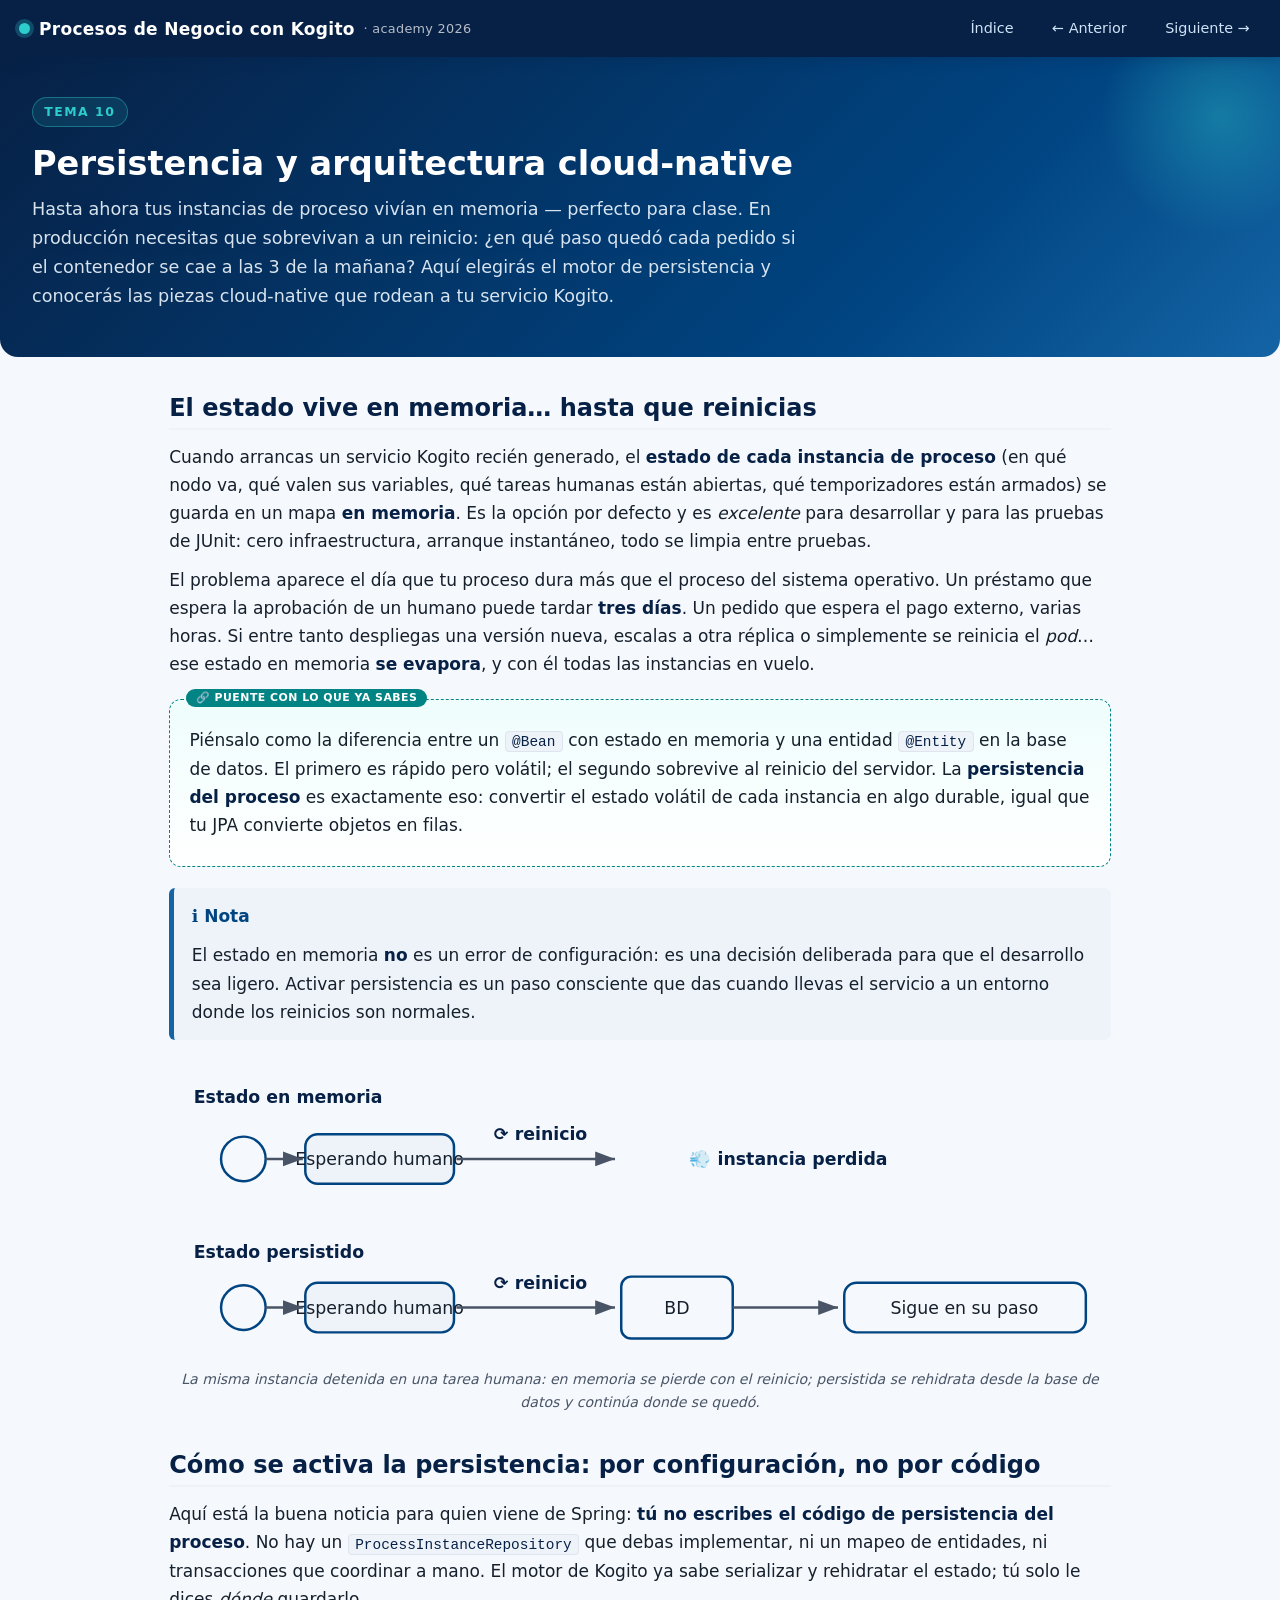
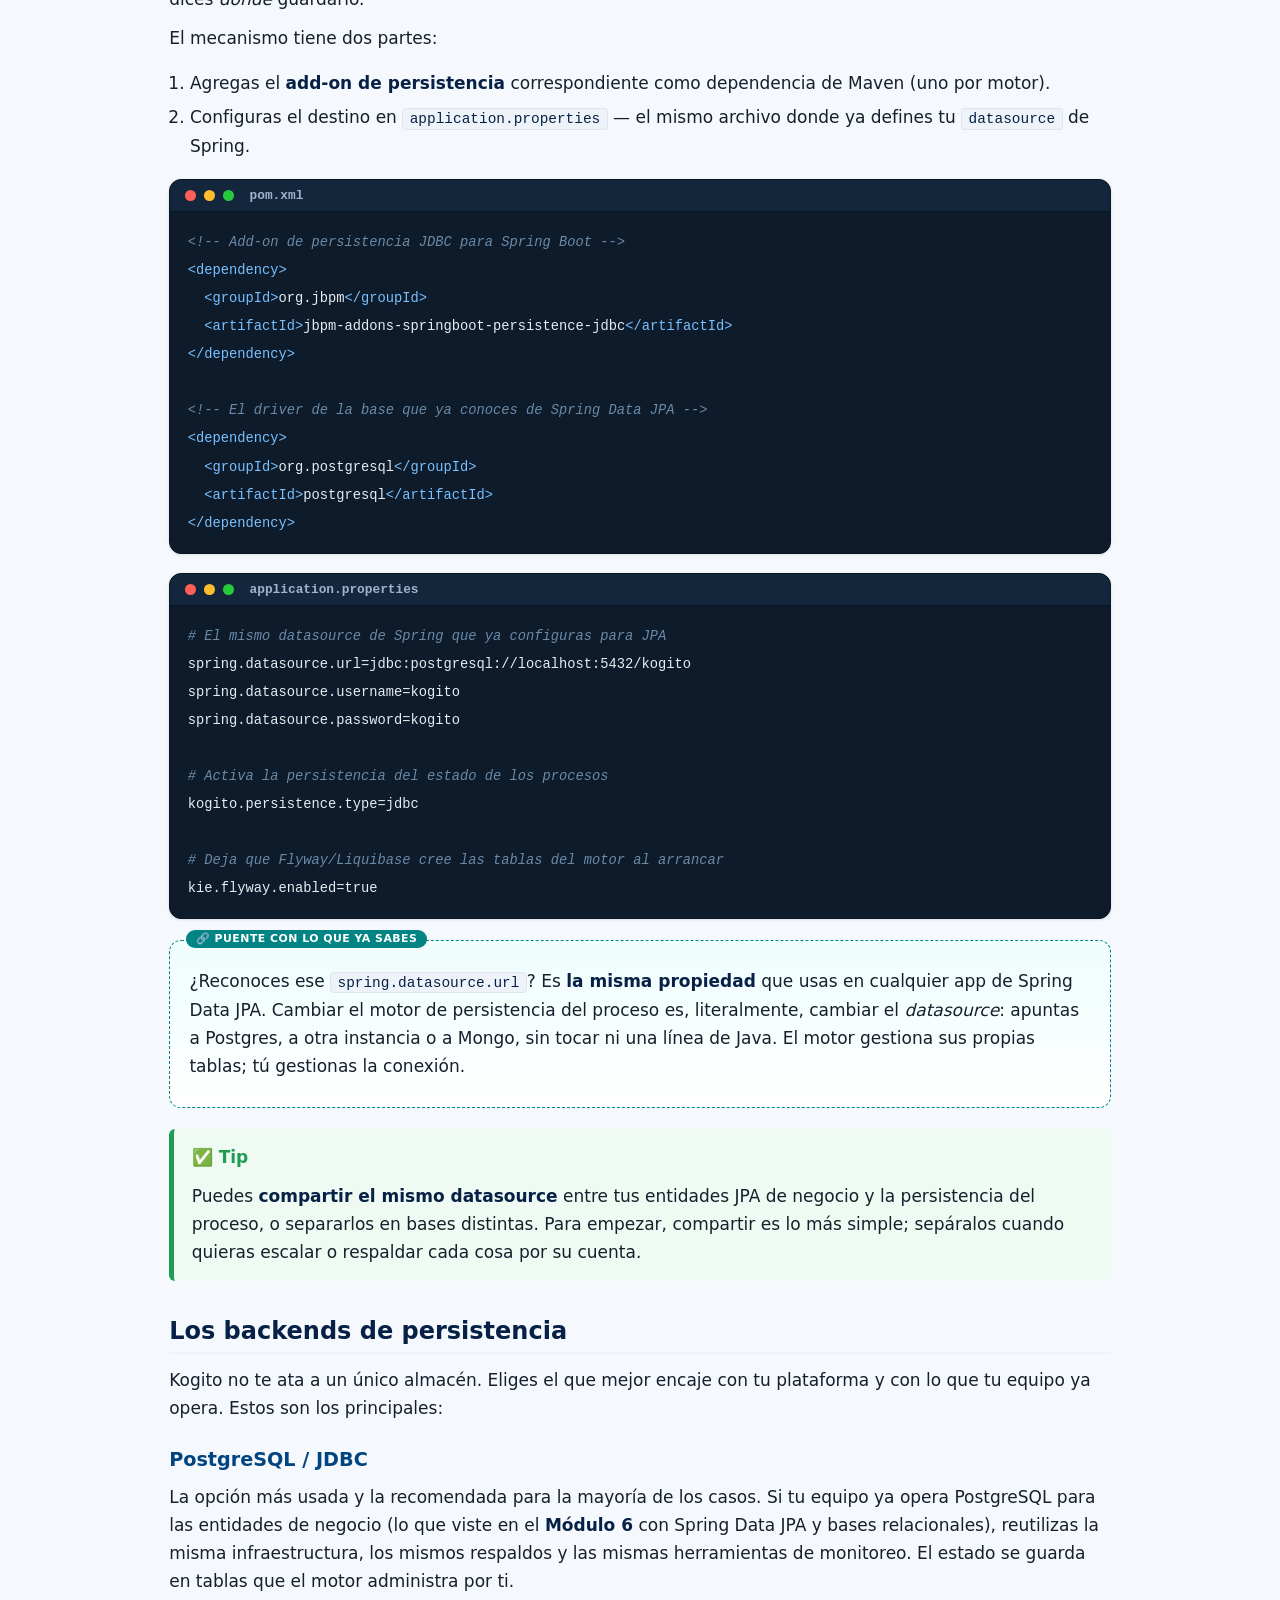
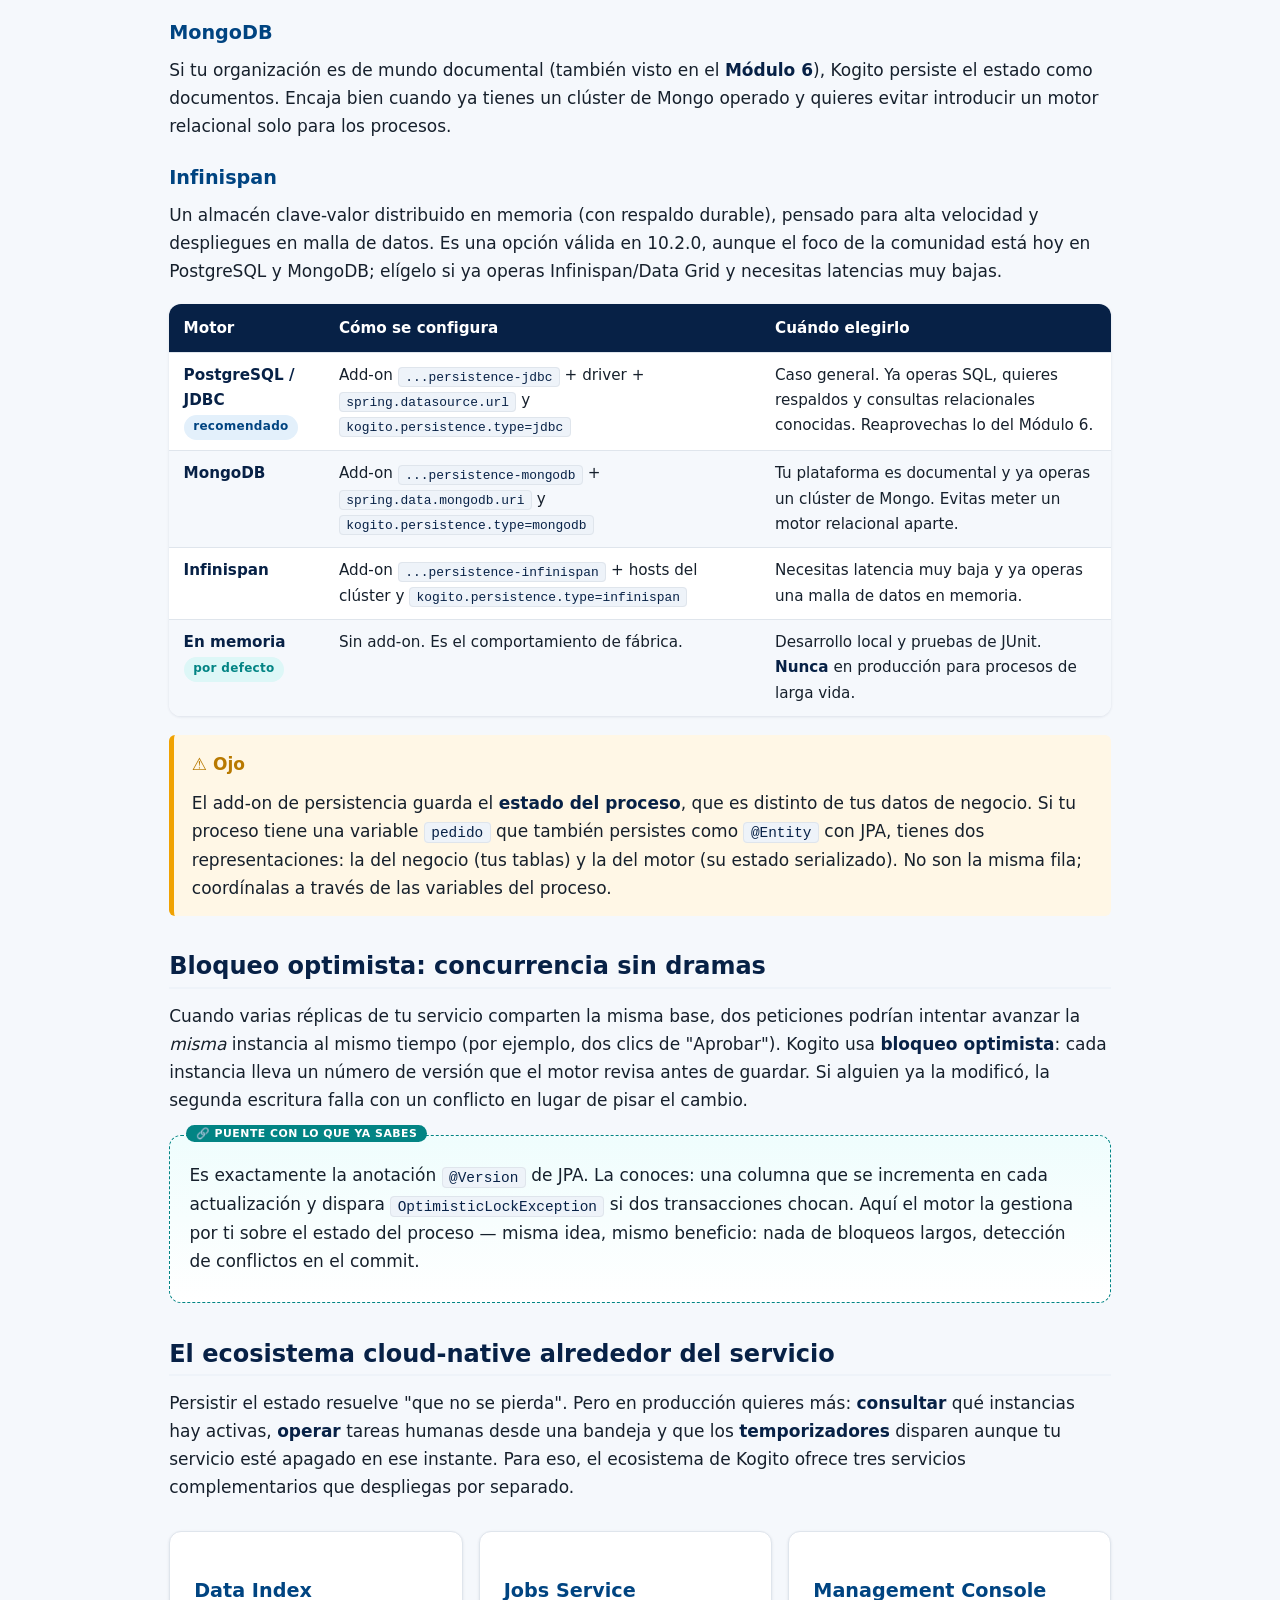
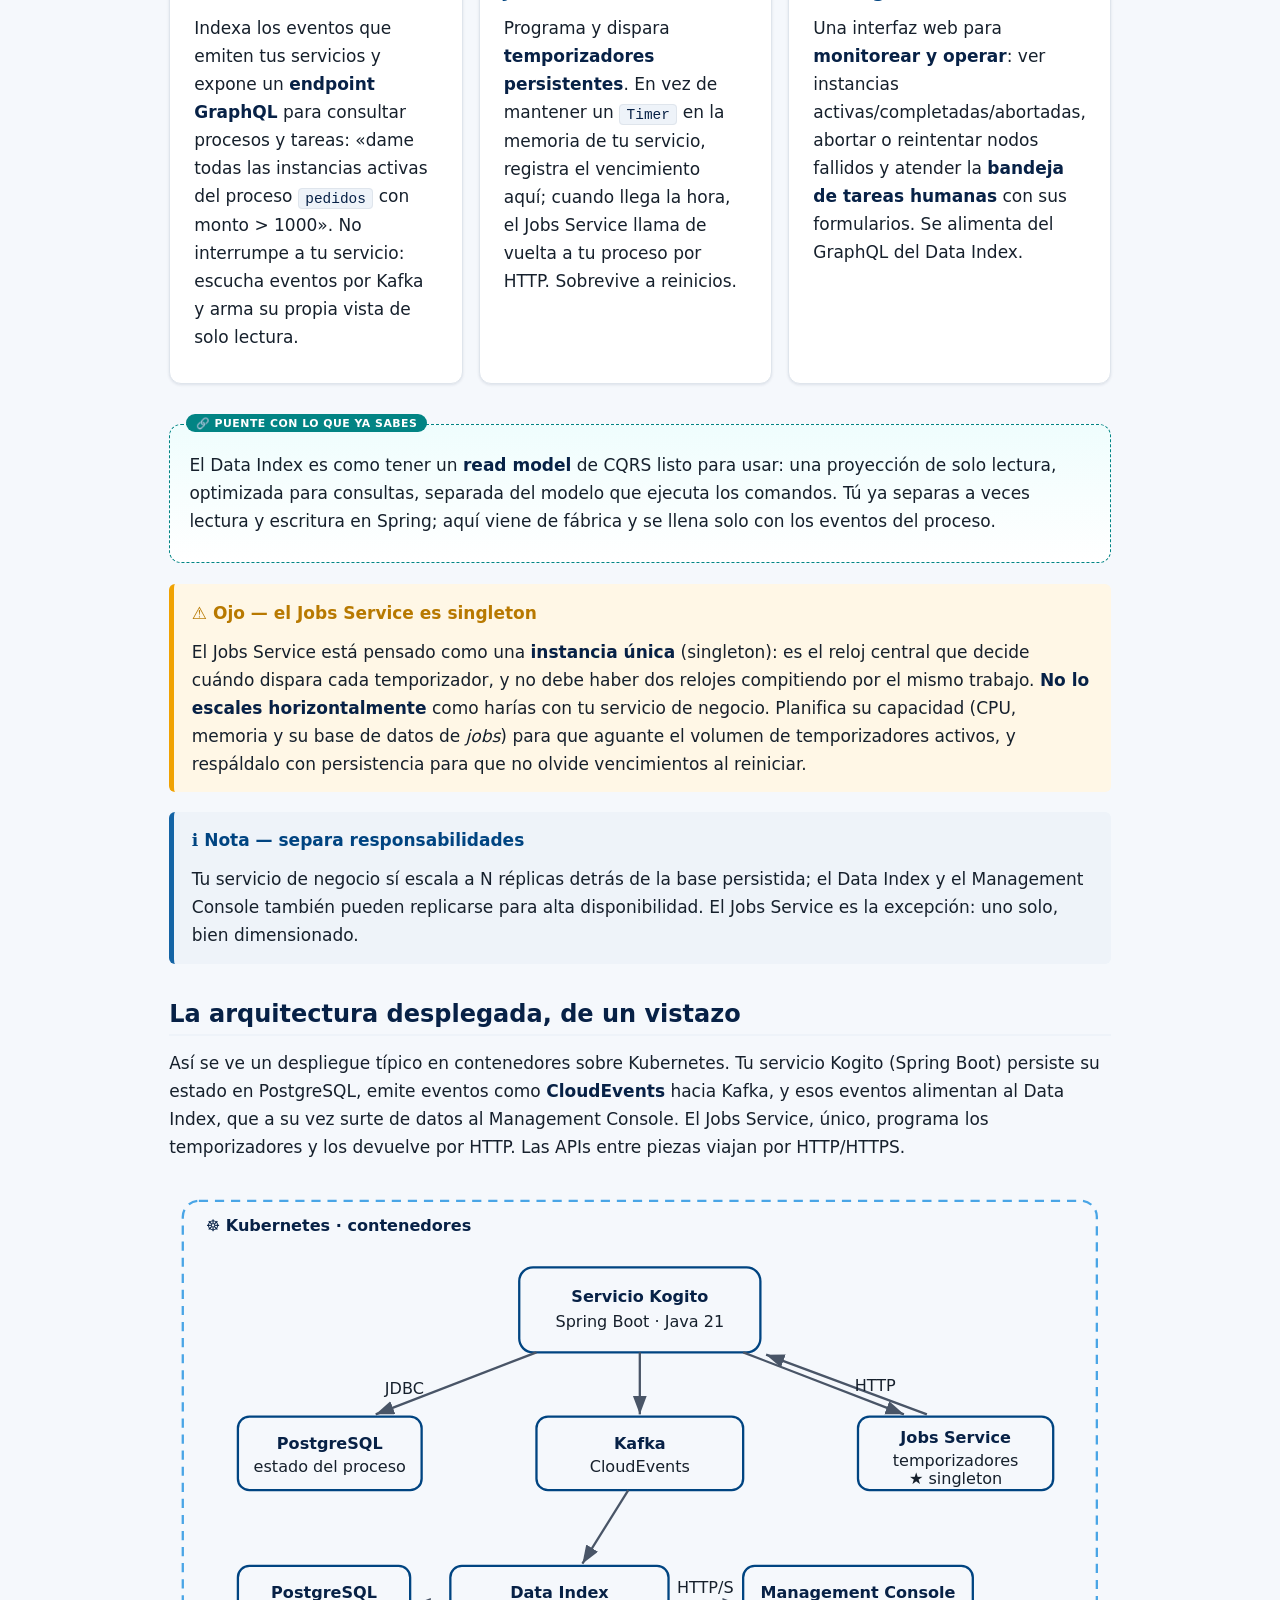
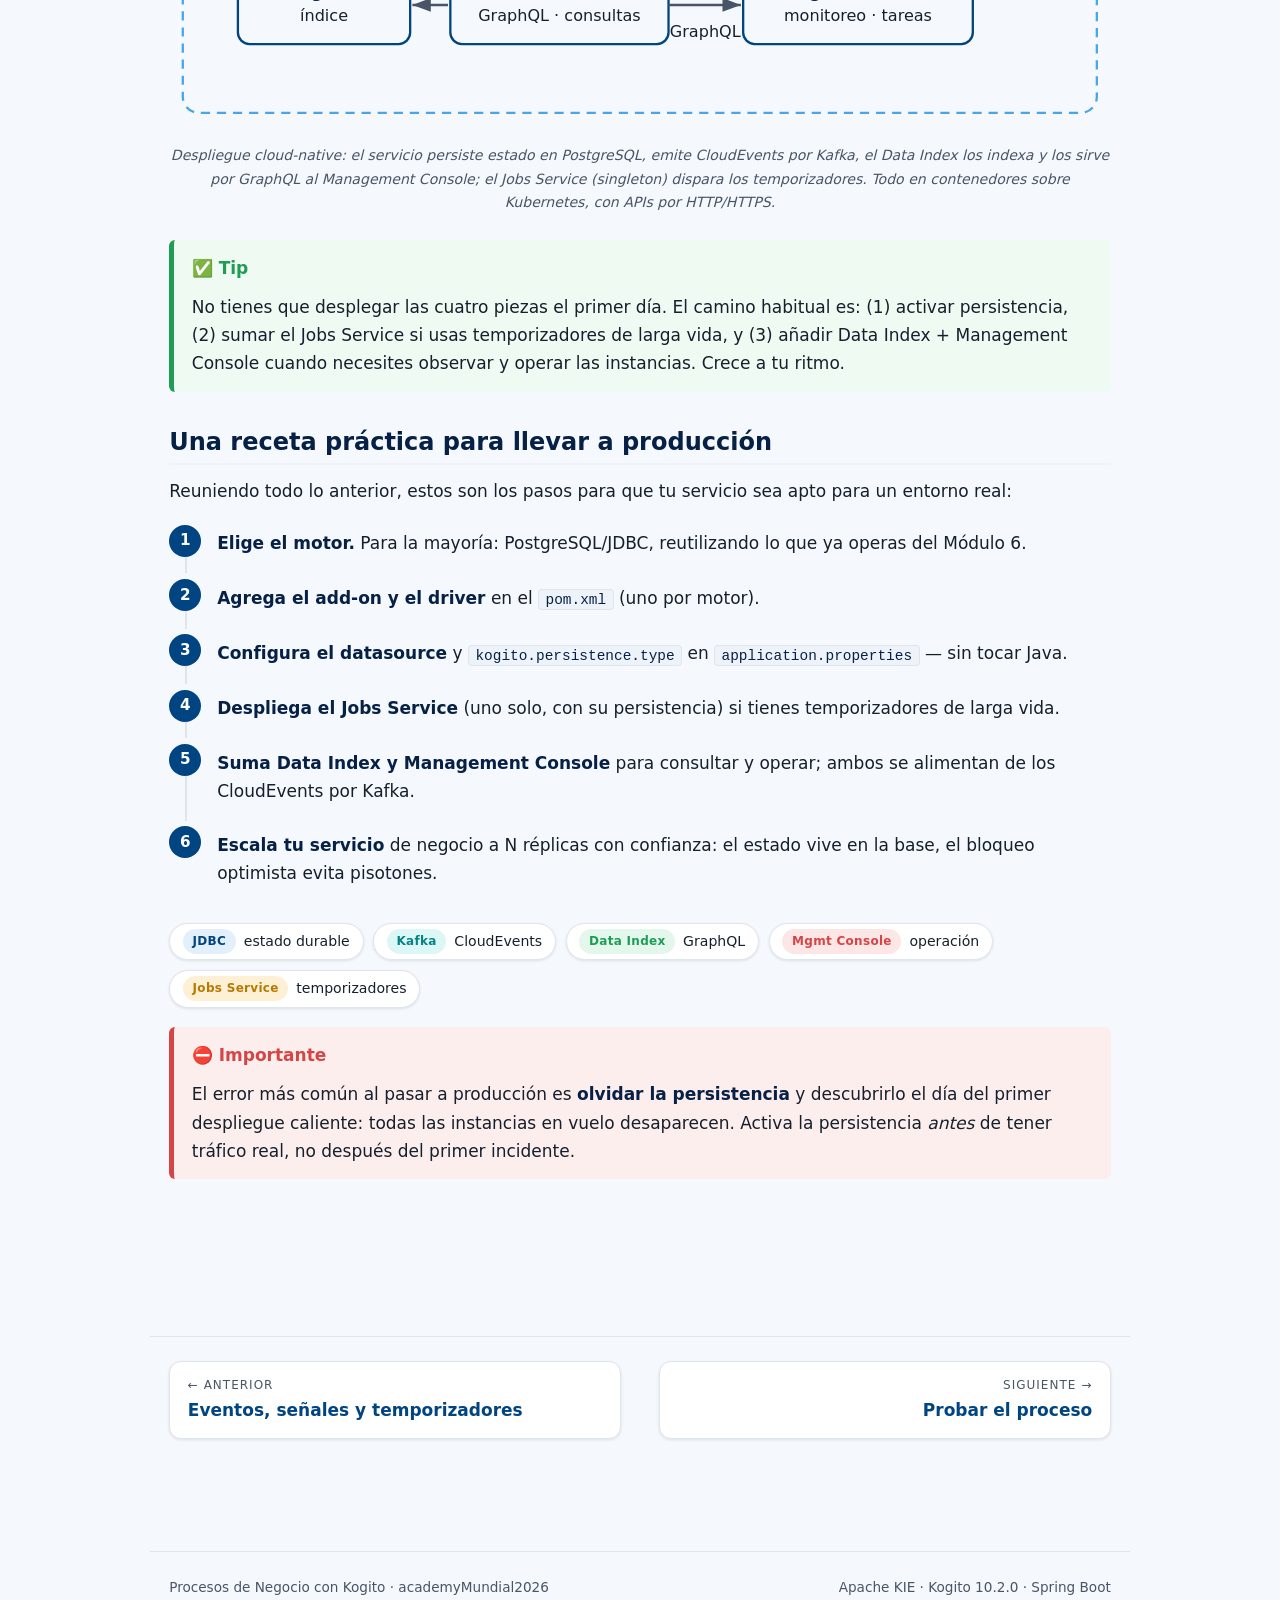
<file: kogito/paginas/10-persistencia-cloud-native.html>
<!DOCTYPE html>
<html lang="es">
<head>
  <meta charset="UTF-8">
  <meta name="viewport" content="width=device-width, initial-scale=1.0">
  <title>Tema 10 · Persistencia y arquitectura cloud-native — Procesos de Negocio con Kogito</title>
  <link rel="stylesheet" href="../assets/estilos.css">
</head>
<body>

  <!-- Barra superior -->
  <nav class="barra">
    <span class="marca"><span class="punto"></span> Procesos de Negocio con Kogito <small class="oculta-movil">· academy 2026</small></span>
    <span class="crece"></span>
    <a href="../index.html">Índice</a>
    <a href="09-eventos-senales-timers.html" class="oculta-movil">← Anterior</a>
    <a href="11-testing-proceso.html">Siguiente →</a>
  </nav>

  <!-- Cabecera con degradado -->
  <header class="cabecera">
    <span class="etiqueta">Tema 10</span>
    <h1>Persistencia y arquitectura cloud-native</h1>
    <p class="bajada">Hasta ahora tus instancias de proceso vivían en memoria — perfecto para clase. En producción necesitas que sobrevivan a un reinicio: ¿en qué paso quedó cada pedido si el contenedor se cae a las 3 de la mañana? Aquí elegirás el motor de persistencia y conocerás las piezas cloud-native que rodean a tu servicio Kogito.</p>
  </header>

  <main class="envoltura">

    <section class="seccion">
      <h2>El estado vive en memoria… hasta que reinicias</h2>
      <p>Cuando arrancas un servicio Kogito recién generado, el <strong>estado de cada instancia de proceso</strong> (en qué nodo va, qué valen sus variables, qué tareas humanas están abiertas, qué temporizadores están armados) se guarda en un mapa <strong>en memoria</strong>. Es la opción por defecto y es <em>excelente</em> para desarrollar y para las pruebas de JUnit: cero infraestructura, arranque instantáneo, todo se limpia entre pruebas.</p>

      <p>El problema aparece el día que tu proceso dura más que el proceso del sistema operativo. Un préstamo que espera la aprobación de un humano puede tardar <strong>tres días</strong>. Un pedido que espera el pago externo, varias horas. Si entre tanto despliegas una versión nueva, escalas a otra réplica o simplemente se reinicia el <em>pod</em>… ese estado en memoria <strong>se evapora</strong>, y con él todas las instancias en vuelo.</p>

      <div class="puente">
        <p>Piénsalo como la diferencia entre un <code class="en-linea">@Bean</code> con estado en memoria y una entidad <code class="en-linea">@Entity</code> en la base de datos. El primero es rápido pero volátil; el segundo sobrevive al reinicio del servidor. La <strong>persistencia del proceso</strong> es exactamente eso: convertir el estado volátil de cada instancia en algo durable, igual que tu JPA convierte objetos en filas.</p>
      </div>

      <div class="aviso"><div class="titulo">ℹ️ Nota</div><p>El estado en memoria <strong>no</strong> es un error de configuración: es una decisión deliberada para que el desarrollo sea ligero. Activar persistencia es un paso consciente que das cuando llevas el servicio a un entorno donde los reinicios son normales.</p></div>

      <figure class="diagrama">
        <svg viewBox="0 0 760 230" role="img" aria-label="Una instancia de proceso detenida en una tarea humana se pierde al reiniciar si está en memoria, pero sobrevive si está persistida">
          <defs>
            <marker id="flecha" markerWidth="10" markerHeight="10" refX="8" refY="3" orient="auto" markerUnits="strokeWidth">
              <path d="M0,0 L8,3 L0,6 Z" fill="#495567"></path>
            </marker>
          </defs>

          <!-- Fila superior: en memoria -->
          <text x="20" y="30" class="svg-texto-b">Estado en memoria</text>
          <circle cx="60" cy="75" r="18" class="svg-borde" fill="#eefaf2" stroke="#1f9d55"></circle>
          <rect x="110" y="55" width="120" height="40" rx="10" class="svg-borde svg-relleno"></rect>
          <text x="170" y="80" text-anchor="middle" class="svg-texto">Esperando humano</text>
          <line x1="78" y1="75" x2="108" y2="75" class="svg-flecha"></line>

          <!-- reinicio -->
          <text x="300" y="60" text-anchor="middle" class="svg-texto-b" fill="#d64545">⟳ reinicio</text>
          <line x1="232" y1="75" x2="360" y2="75" class="svg-flecha" stroke="#d64545"></line>
          <text x="500" y="80" text-anchor="middle" class="svg-texto-b" fill="#d64545">💨 instancia perdida</text>

          <!-- Fila inferior: persistido -->
          <text x="20" y="155" class="svg-texto-b">Estado persistido</text>
          <circle cx="60" cy="195" r="18" class="svg-borde" fill="#eefaf2" stroke="#1f9d55"></circle>
          <rect x="110" y="175" width="120" height="40" rx="10" class="svg-borde svg-relleno"></rect>
          <text x="170" y="200" text-anchor="middle" class="svg-texto">Esperando humano</text>
          <line x1="78" y1="195" x2="108" y2="195" class="svg-flecha"></line>

          <line x1="232" y1="195" x2="360" y2="195" class="svg-flecha" stroke="#1f9d55"></line>
          <text x="300" y="180" text-anchor="middle" class="svg-texto-b" fill="#1f9d55">⟳ reinicio</text>
          <rect x="365" y="170" width="90" height="50" rx="8" class="svg-borde" fill="#e3f0fb" stroke="#1464a5"></rect>
          <text x="410" y="200" text-anchor="middle" class="svg-texto">BD</text>
          <line x1="455" y1="195" x2="540" y2="195" class="svg-flecha" stroke="#1f9d55"></line>
          <rect x="545" y="175" width="195" height="40" rx="10" class="svg-borde" fill="#eefaf2" stroke="#1f9d55"></rect>
          <text x="642" y="200" text-anchor="middle" class="svg-texto">Sigue en su paso</text>
        </svg>
        <figcaption>La misma instancia detenida en una tarea humana: en memoria se pierde con el reinicio; persistida se rehidrata desde la base de datos y continúa donde se quedó.</figcaption>
      </figure>
    </section>

    <section class="seccion">
      <h2>Cómo se activa la persistencia: por configuración, no por código</h2>
      <p>Aquí está la buena noticia para quien viene de Spring: <strong>tú no escribes el código de persistencia del proceso</strong>. No hay un <code class="en-linea">ProcessInstanceRepository</code> que debas implementar, ni un mapeo de entidades, ni transacciones que coordinar a mano. El motor de Kogito ya sabe serializar y rehidratar el estado; tú solo le dices <em>dónde</em> guardarlo.</p>

      <p>El mecanismo tiene dos partes:</p>
      <ol>
        <li>Agregas el <strong>add-on de persistencia</strong> correspondiente como dependencia de Maven (uno por motor).</li>
        <li>Configuras el destino en <code class="en-linea">application.properties</code> — el mismo archivo donde ya defines tu <code class="en-linea">datasource</code> de Spring.</li>
      </ol>

      <div class="codigo">
        <div class="barra-cod"><span class="sem r"></span><span class="sem a"></span><span class="sem v"></span><span class="arch">pom.xml</span></div>
        <pre><code><span class="cmt">&lt;!-- Add-on de persistencia JDBC para Spring Boot --&gt;</span>
<span class="kw">&lt;dependency&gt;</span>
  <span class="kw">&lt;groupId&gt;</span>org.jbpm<span class="kw">&lt;/groupId&gt;</span>
  <span class="kw">&lt;artifactId&gt;</span>jbpm-addons-springboot-persistence-jdbc<span class="kw">&lt;/artifactId&gt;</span>
<span class="kw">&lt;/dependency&gt;</span>

<span class="cmt">&lt;!-- El driver de la base que ya conoces de Spring Data JPA --&gt;</span>
<span class="kw">&lt;dependency&gt;</span>
  <span class="kw">&lt;groupId&gt;</span>org.postgresql<span class="kw">&lt;/groupId&gt;</span>
  <span class="kw">&lt;artifactId&gt;</span>postgresql<span class="kw">&lt;/artifactId&gt;</span>
<span class="kw">&lt;/dependency&gt;</span></code></pre>
      </div>

      <div class="codigo">
        <div class="barra-cod"><span class="sem r"></span><span class="sem a"></span><span class="sem v"></span><span class="arch">application.properties</span></div>
        <pre><code><span class="cmt"># El mismo datasource de Spring que ya configuras para JPA</span>
spring.datasource.url=jdbc:postgresql://localhost:5432/kogito
spring.datasource.username=kogito
spring.datasource.password=kogito

<span class="cmt"># Activa la persistencia del estado de los procesos</span>
kogito.persistence.type=jdbc

<span class="cmt"># Deja que Flyway/Liquibase cree las tablas del motor al arrancar</span>
kie.flyway.enabled=true</code></pre>
      </div>

      <div class="puente">
        <p>¿Reconoces ese <code class="en-linea">spring.datasource.url</code>? Es <strong>la misma propiedad</strong> que usas en cualquier app de Spring Data JPA. Cambiar el motor de persistencia del proceso es, literalmente, cambiar el <em>datasource</em>: apuntas a Postgres, a otra instancia o a Mongo, sin tocar ni una línea de Java. El motor gestiona sus propias tablas; tú gestionas la conexión.</p>
      </div>

      <div class="aviso tip"><div class="titulo">✅ Tip</div><p>Puedes <strong>compartir el mismo datasource</strong> entre tus entidades JPA de negocio y la persistencia del proceso, o separarlos en bases distintas. Para empezar, compartir es lo más simple; sepáralos cuando quieras escalar o respaldar cada cosa por su cuenta.</p></div>
    </section>

    <section class="seccion">
      <h2>Los backends de persistencia</h2>
      <p>Kogito no te ata a un único almacén. Eliges el que mejor encaje con tu plataforma y con lo que tu equipo ya opera. Estos son los principales:</p>

      <h3>PostgreSQL / JDBC</h3>
      <p>La opción más usada y la recomendada para la mayoría de los casos. Si tu equipo ya opera PostgreSQL para las entidades de negocio (lo que viste en el <strong>Módulo 6</strong> con Spring Data JPA y bases relacionales), reutilizas la misma infraestructura, los mismos respaldos y las mismas herramientas de monitoreo. El estado se guarda en tablas que el motor administra por ti.</p>

      <h3>MongoDB</h3>
      <p>Si tu organización es de mundo documental (también visto en el <strong>Módulo 6</strong>), Kogito persiste el estado como documentos. Encaja bien cuando ya tienes un clúster de Mongo operado y quieres evitar introducir un motor relacional solo para los procesos.</p>

      <h3>Infinispan</h3>
      <p>Un almacén clave-valor distribuido en memoria (con respaldo durable), pensado para alta velocidad y despliegues en malla de datos. Es una opción válida en 10.2.0, aunque el foco de la comunidad está hoy en PostgreSQL y MongoDB; elígelo si ya operas Infinispan/Data Grid y necesitas latencias muy bajas.</p>

      <table class="tabla">
        <thead><tr><th>Motor</th><th>Cómo se configura</th><th>Cuándo elegirlo</th></tr></thead>
        <tbody>
          <tr>
            <td><strong>PostgreSQL / JDBC</strong><br><span class="pildora azul">recomendado</span></td>
            <td>Add-on <code>...persistence-jdbc</code> + driver + <code>spring.datasource.url</code> y <code>kogito.persistence.type=jdbc</code></td>
            <td>Caso general. Ya operas SQL, quieres respaldos y consultas relacionales conocidas. Reaprovechas lo del Módulo 6.</td>
          </tr>
          <tr>
            <td><strong>MongoDB</strong></td>
            <td>Add-on <code>...persistence-mongodb</code> + <code>spring.data.mongodb.uri</code> y <code>kogito.persistence.type=mongodb</code></td>
            <td>Tu plataforma es documental y ya operas un clúster de Mongo. Evitas meter un motor relacional aparte.</td>
          </tr>
          <tr>
            <td><strong>Infinispan</strong></td>
            <td>Add-on <code>...persistence-infinispan</code> + hosts del clúster y <code>kogito.persistence.type=infinispan</code></td>
            <td>Necesitas latencia muy baja y ya operas una malla de datos en memoria.</td>
          </tr>
          <tr>
            <td><strong>En memoria</strong><br><span class="pildora aqua">por defecto</span></td>
            <td>Sin add-on. Es el comportamiento de fábrica.</td>
            <td>Desarrollo local y pruebas de JUnit. <strong>Nunca</strong> en producción para procesos de larga vida.</td>
          </tr>
        </tbody>
      </table>

      <div class="aviso ojo"><div class="titulo">⚠️ Ojo</div><p>El add-on de persistencia guarda el <strong>estado del proceso</strong>, que es distinto de tus datos de negocio. Si tu proceso tiene una variable <code class="en-linea">pedido</code> que también persistes como <code class="en-linea">@Entity</code> con JPA, tienes dos representaciones: la del negocio (tus tablas) y la del motor (su estado serializado). No son la misma fila; coordínalas a través de las variables del proceso.</p></div>
    </section>

    <section class="seccion">
      <h2>Bloqueo optimista: concurrencia sin dramas</h2>
      <p>Cuando varias réplicas de tu servicio comparten la misma base, dos peticiones podrían intentar avanzar la <em>misma</em> instancia al mismo tiempo (por ejemplo, dos clics de "Aprobar"). Kogito usa <strong>bloqueo optimista</strong>: cada instancia lleva un número de versión que el motor revisa antes de guardar. Si alguien ya la modificó, la segunda escritura falla con un conflicto en lugar de pisar el cambio.</p>

      <div class="puente">
        <p>Es exactamente la anotación <code class="en-linea">@Version</code> de JPA. La conoces: una columna que se incrementa en cada actualización y dispara <code class="en-linea">OptimisticLockException</code> si dos transacciones chocan. Aquí el motor la gestiona por ti sobre el estado del proceso — misma idea, mismo beneficio: nada de bloqueos largos, detección de conflictos en el commit.</p>
      </div>
    </section>

    <section class="seccion">
      <h2>El ecosistema cloud-native alrededor del servicio</h2>
      <p>Persistir el estado resuelve "que no se pierda". Pero en producción quieres más: <strong>consultar</strong> qué instancias hay activas, <strong>operar</strong> tareas humanas desde una bandeja y que los <strong>temporizadores</strong> disparen aunque tu servicio esté apagado en ese instante. Para eso, el ecosistema de Kogito ofrece tres servicios complementarios que despliegas por separado.</p>

      <div class="rejilla cols-3">
        <div class="tarjeta">
          <h3>Data Index</h3>
          <p>Indexa los eventos que emiten tus servicios y expone un <strong>endpoint GraphQL</strong> para consultar procesos y tareas: «dame todas las instancias activas del proceso <code>pedidos</code> con monto &gt; 1000». No interrumpe a tu servicio: escucha eventos por Kafka y arma su propia vista de solo lectura.</p>
        </div>
        <div class="tarjeta">
          <h3>Jobs Service</h3>
          <p>Programa y dispara <strong>temporizadores persistentes</strong>. En vez de mantener un <code>Timer</code> en la memoria de tu servicio, registra el vencimiento aquí; cuando llega la hora, el Jobs Service llama de vuelta a tu proceso por HTTP. Sobrevive a reinicios.</p>
        </div>
        <div class="tarjeta">
          <h3>Management Console</h3>
          <p>Una interfaz web para <strong>monitorear y operar</strong>: ver instancias activas/completadas/abortadas, abortar o reintentar nodos fallidos y atender la <strong>bandeja de tareas humanas</strong> con sus formularios. Se alimenta del GraphQL del Data Index.</p>
        </div>
      </div>

      <div class="puente">
        <p>El Data Index es como tener un <strong>read model</strong> de CQRS listo para usar: una proyección de solo lectura, optimizada para consultas, separada del modelo que ejecuta los comandos. Tú ya separas a veces lectura y escritura en Spring; aquí viene de fábrica y se llena solo con los eventos del proceso.</p>
      </div>

      <div class="aviso ojo"><div class="titulo">⚠️ Ojo — el Jobs Service es singleton</div><p>El Jobs Service está pensado como una <strong>instancia única</strong> (singleton): es el reloj central que decide cuándo dispara cada temporizador, y no debe haber dos relojes compitiendo por el mismo trabajo. <strong>No lo escales horizontalmente</strong> como harías con tu servicio de negocio. Planifica su capacidad (CPU, memoria y su base de datos de <em>jobs</em>) para que aguante el volumen de temporizadores activos, y respáldalo con persistencia para que no olvide vencimientos al reiniciar.</p></div>

      <div class="aviso"><div class="titulo">ℹ️ Nota — separa responsabilidades</div><p>Tu servicio de negocio sí escala a N réplicas detrás de la base persistida; el Data Index y el Management Console también pueden replicarse para alta disponibilidad. El Jobs Service es la excepción: uno solo, bien dimensionado.</p></div>
    </section>

    <section class="seccion">
      <h2>La arquitectura desplegada, de un vistazo</h2>
      <p>Así se ve un despliegue típico en contenedores sobre Kubernetes. Tu servicio Kogito (Spring Boot) persiste su estado en PostgreSQL, emite eventos como <strong>CloudEvents</strong> hacia Kafka, y esos eventos alimentan al Data Index, que a su vez surte de datos al Management Console. El Jobs Service, único, programa los temporizadores y los devuelve por HTTP. Las APIs entre piezas viajan por HTTP/HTTPS.</p>

      <figure class="diagrama">
        <svg viewBox="0 0 820 470" role="img" aria-label="Arquitectura desplegada: servicio Kogito Spring Boot conectado a PostgreSQL, Kafka, Data Index, Management Console y Jobs Service sobre Kubernetes">
          <defs>
            <marker id="flecha" markerWidth="10" markerHeight="10" refX="8" refY="3" orient="auto" markerUnits="strokeWidth">
              <path d="M0,0 L8,3 L0,6 Z" fill="#495567"></path>
            </marker>
            <marker id="flecha-aqua" markerWidth="10" markerHeight="10" refX="8" refY="3" orient="auto" markerUnits="strokeWidth">
              <path d="M0,0 L8,3 L0,6 Z" fill="#028484"></path>
            </marker>
          </defs>

          <!-- Marco Kubernetes -->
          <rect x="12" y="12" width="796" height="446" rx="14" fill="none" stroke="#49a5e6" stroke-width="2" stroke-dasharray="8 6"></rect>
          <text x="32" y="38" class="svg-texto-b" fill="#1464a5">☸ Kubernetes · contenedores</text>

          <!-- Servicio Kogito (central) -->
          <rect x="305" y="70" width="210" height="74" rx="12" class="svg-borde" fill="#e3f0fb" stroke="#004481" stroke-width="2.5"></rect>
          <text x="410" y="100" text-anchor="middle" class="svg-texto-b">Servicio Kogito</text>
          <text x="410" y="122" text-anchor="middle" class="svg-texto">Spring Boot · Java 21</text>

          <!-- PostgreSQL -->
          <rect x="60" y="200" width="160" height="64" rx="10" class="svg-borde" fill="#eef3f9" stroke="#1464a5"></rect>
          <text x="140" y="228" text-anchor="middle" class="svg-texto-b">PostgreSQL</text>
          <text x="140" y="248" text-anchor="middle" class="svg-texto">estado del proceso</text>
          <line x1="320" y1="144" x2="180" y2="198" class="svg-flecha"></line>
          <text x="205" y="180" text-anchor="middle" class="svg-texto" fill="#495567">JDBC</text>

          <!-- Jobs Service -->
          <rect x="600" y="200" width="170" height="64" rx="10" class="svg-borde" fill="#fff7e6" stroke="#f0a202"></rect>
          <text x="685" y="223" text-anchor="middle" class="svg-texto-b" fill="#b87900">Jobs Service</text>
          <text x="685" y="243" text-anchor="middle" class="svg-texto">temporizadores</text>
          <text x="685" y="259" text-anchor="middle" class="svg-texto" fill="#b87900">★ singleton</text>
          <line x1="500" y1="144" x2="640" y2="198" class="svg-flecha"></line>
          <line x1="660" y1="198" x2="520" y2="146" class="svg-flecha"></line>
          <text x="615" y="178" text-anchor="middle" class="svg-texto" fill="#495567">HTTP</text>

          <!-- Kafka -->
          <rect x="320" y="200" width="180" height="64" rx="10" class="svg-borde" fill="#ddf7f7" stroke="#028484"></rect>
          <text x="410" y="228" text-anchor="middle" class="svg-texto-b" fill="#028484">Kafka</text>
          <text x="410" y="248" text-anchor="middle" class="svg-texto">CloudEvents</text>
          <line x1="410" y1="144" x2="410" y2="198" class="svg-flecha" stroke="#028484" marker-end="url(#flecha-aqua)"></line>

          <!-- Data Index -->
          <rect x="245" y="330" width="190" height="68" rx="10" class="svg-borde" fill="#eefaf2" stroke="#1f9d55"></rect>
          <text x="340" y="358" text-anchor="middle" class="svg-texto-b" fill="#1f9d55">Data Index</text>
          <text x="340" y="378" text-anchor="middle" class="svg-texto">GraphQL · consultas</text>
          <line x1="400" y1="264" x2="360" y2="328" class="svg-flecha" stroke="#028484" marker-end="url(#flecha-aqua)"></line>

          <!-- Management Console -->
          <rect x="500" y="330" width="200" height="68" rx="10" class="svg-borde" fill="#fde6f0" stroke="#d6336c"></rect>
          <text x="600" y="358" text-anchor="middle" class="svg-texto-b" fill="#d6336c">Management Console</text>
          <text x="600" y="378" text-anchor="middle" class="svg-texto">monitoreo · tareas</text>
          <line x1="435" y1="364" x2="498" y2="364" class="svg-flecha"></line>
          <text x="467" y="354" text-anchor="middle" class="svg-texto" fill="#495567">HTTP/S</text>
          <text x="467" y="392" text-anchor="middle" class="svg-texto" fill="#495567">GraphQL</text>

          <!-- DataIndex DB -->
          <rect x="60" y="330" width="150" height="68" rx="10" class="svg-borde" fill="#eef3f9" stroke="#1464a5"></rect>
          <text x="135" y="358" text-anchor="middle" class="svg-texto-b">PostgreSQL</text>
          <text x="135" y="378" text-anchor="middle" class="svg-texto">índice</text>
          <line x1="243" y1="364" x2="212" y2="364" class="svg-flecha"></line>
        </svg>
        <figcaption>Despliegue cloud-native: el servicio persiste estado en PostgreSQL, emite CloudEvents por Kafka, el Data Index los indexa y los sirve por GraphQL al Management Console; el Jobs Service (singleton) dispara los temporizadores. Todo en contenedores sobre Kubernetes, con APIs por HTTP/HTTPS.</figcaption>
      </figure>

      <div class="aviso tip"><div class="titulo">✅ Tip</div><p>No tienes que desplegar las cuatro piezas el primer día. El camino habitual es: (1) activar persistencia, (2) sumar el Jobs Service si usas temporizadores de larga vida, y (3) añadir Data Index + Management Console cuando necesites observar y operar las instancias. Crece a tu ritmo.</p></div>
    </section>

    <section class="seccion">
      <h2>Una receta práctica para llevar a producción</h2>
      <p>Reuniendo todo lo anterior, estos son los pasos para que tu servicio sea apto para un entorno real:</p>

      <ol class="pasos">
        <li><strong>Elige el motor.</strong> Para la mayoría: PostgreSQL/JDBC, reutilizando lo que ya operas del Módulo 6.</li>
        <li><strong>Agrega el add-on y el driver</strong> en el <code class="en-linea">pom.xml</code> (uno por motor).</li>
        <li><strong>Configura el datasource</strong> y <code class="en-linea">kogito.persistence.type</code> en <code class="en-linea">application.properties</code> — sin tocar Java.</li>
        <li><strong>Despliega el Jobs Service</strong> (uno solo, con su persistencia) si tienes temporizadores de larga vida.</li>
        <li><strong>Suma Data Index y Management Console</strong> para consultar y operar; ambos se alimentan de los CloudEvents por Kafka.</li>
        <li><strong>Escala tu servicio</strong> de negocio a N réplicas con confianza: el estado vive en la base, el bloqueo optimista evita pisotones.</li>
      </ol>

      <div class="chips">
        <span class="chip"><span class="pildora azul">JDBC</span> estado durable</span>
        <span class="chip"><span class="pildora aqua">Kafka</span> CloudEvents</span>
        <span class="chip"><span class="pildora verde">Data Index</span> GraphQL</span>
        <span class="chip"><span class="pildora rojo">Mgmt Console</span> operación</span>
        <span class="chip"><span class="pildora ambar">Jobs Service</span> temporizadores</span>
      </div>

      <div class="aviso alto"><div class="titulo">⛔ Importante</div><p>El error más común al pasar a producción es <strong>olvidar la persistencia</strong> y descubrirlo el día del primer despliegue caliente: todas las instancias en vuelo desaparecen. Activa la persistencia <em>antes</em> de tener tráfico real, no después del primer incidente.</p></div>
    </section>

  </main>

  <!-- Navegación de la serie -->
  <nav class="nav-serie envoltura">
    <a href="09-eventos-senales-timers.html"><div class="dir">← Anterior</div><div class="tit">Eventos, señales y temporizadores</div></a>
    <a href="11-testing-proceso.html" class="sig"><div class="dir">Siguiente →</div><div class="tit">Probar el proceso</div></a>
  </nav>

  <footer class="pie-pagina">
    <span>Procesos de Negocio con Kogito · academyMundial2026</span>
    <span>Apache KIE · Kogito 10.2.0 · Spring Boot</span>
  </footer>

</body>
</html>
</file>
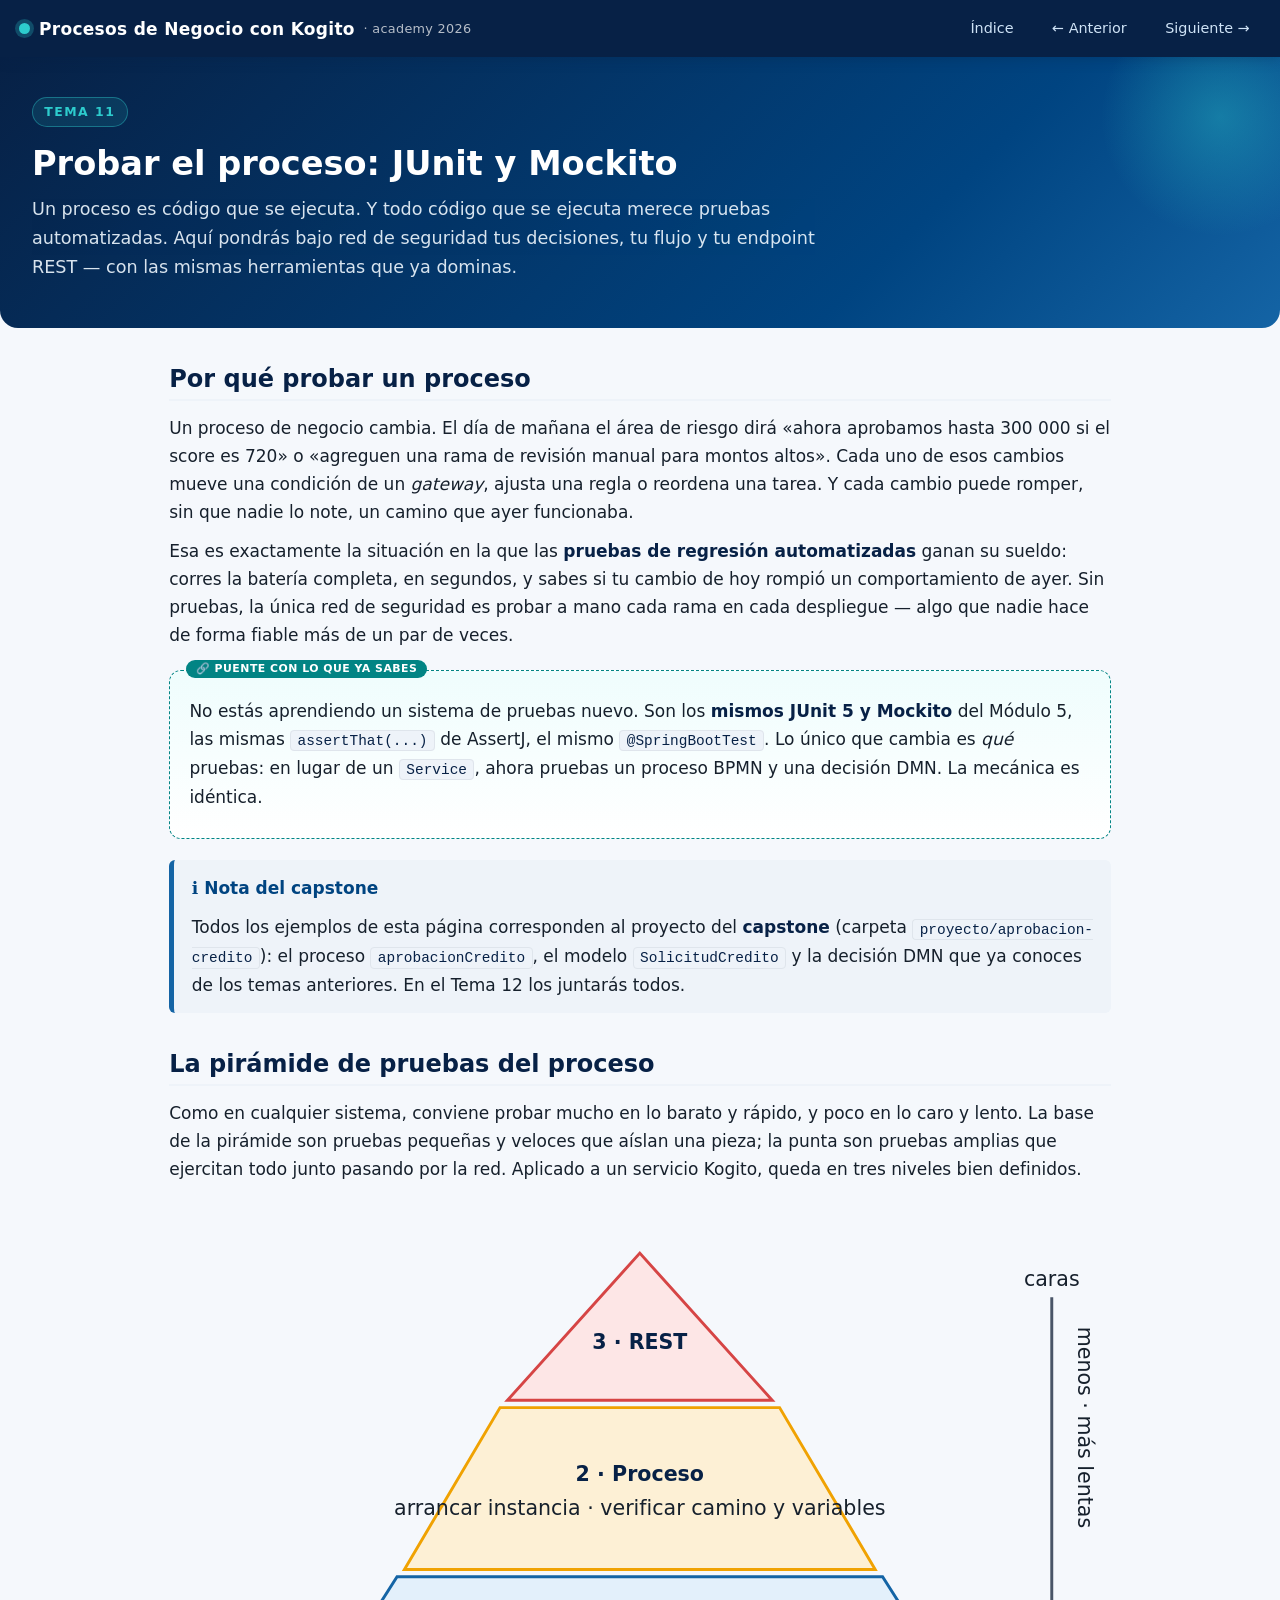
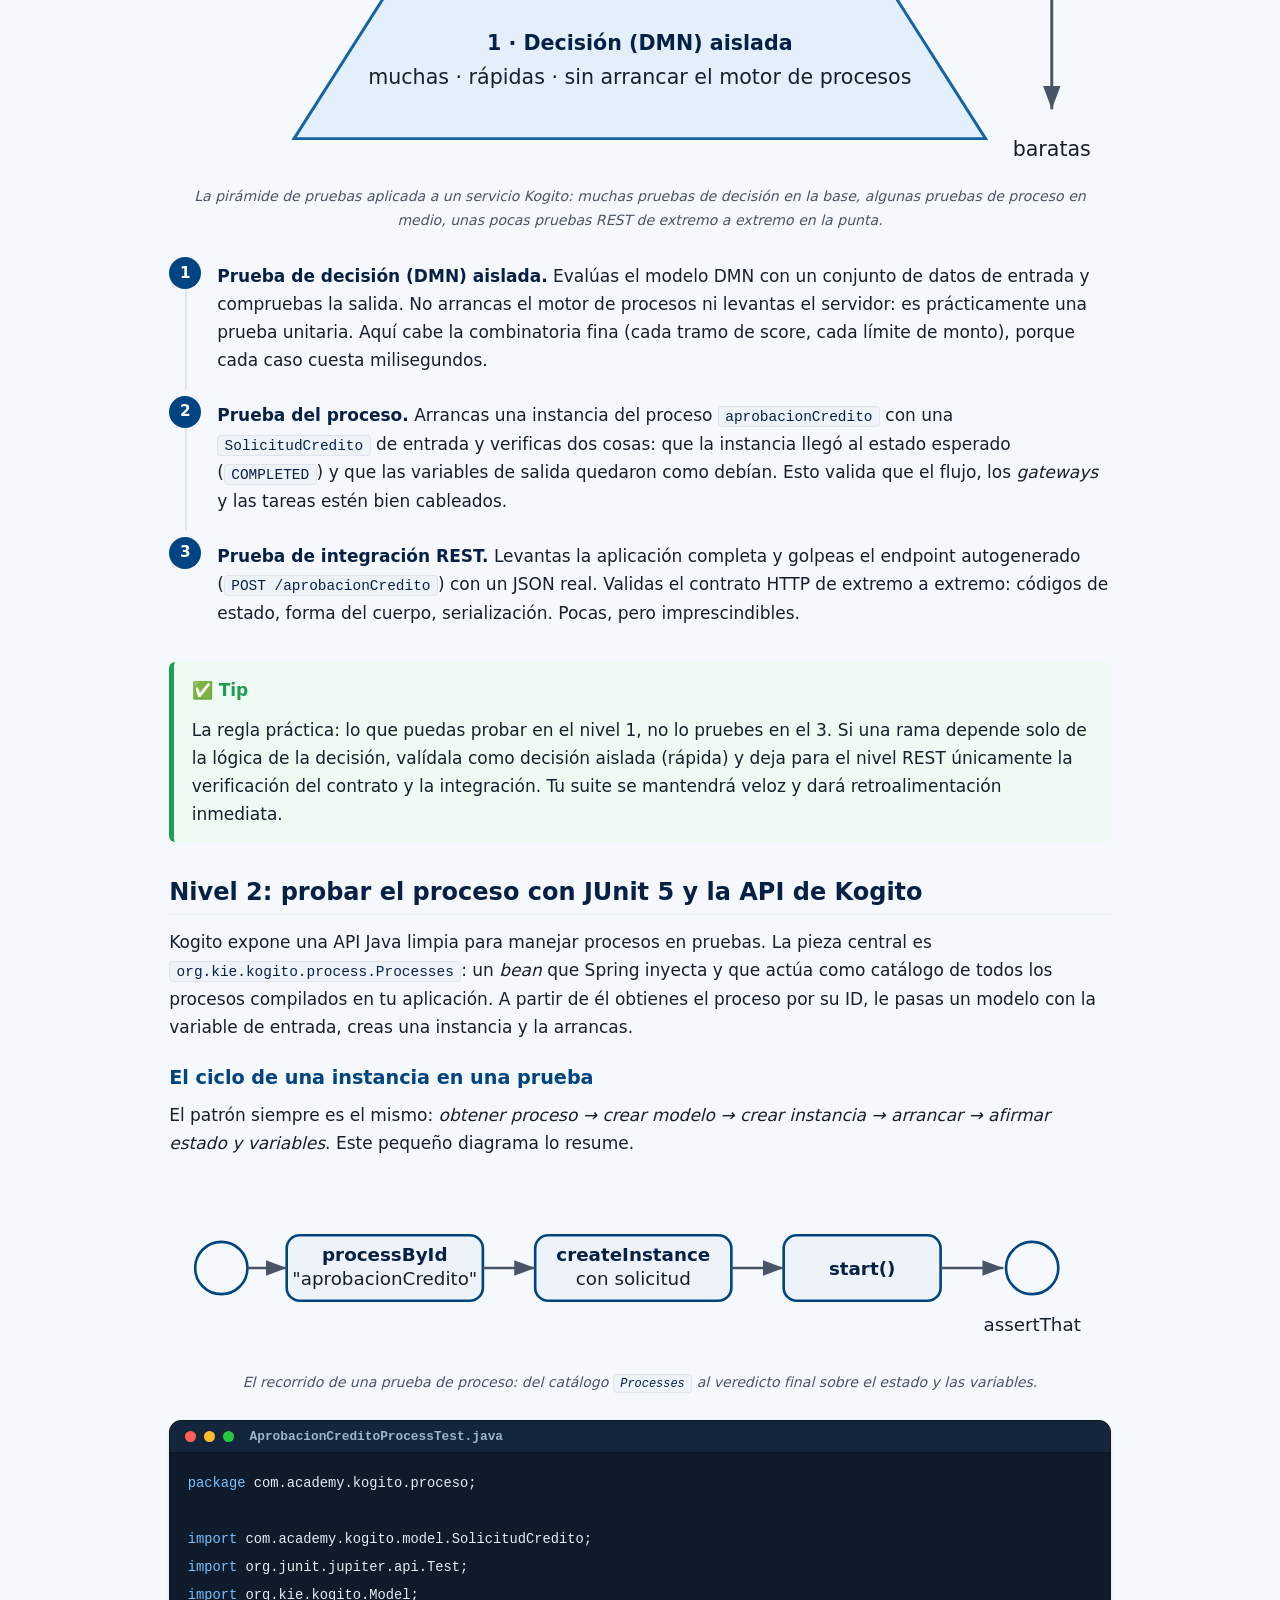
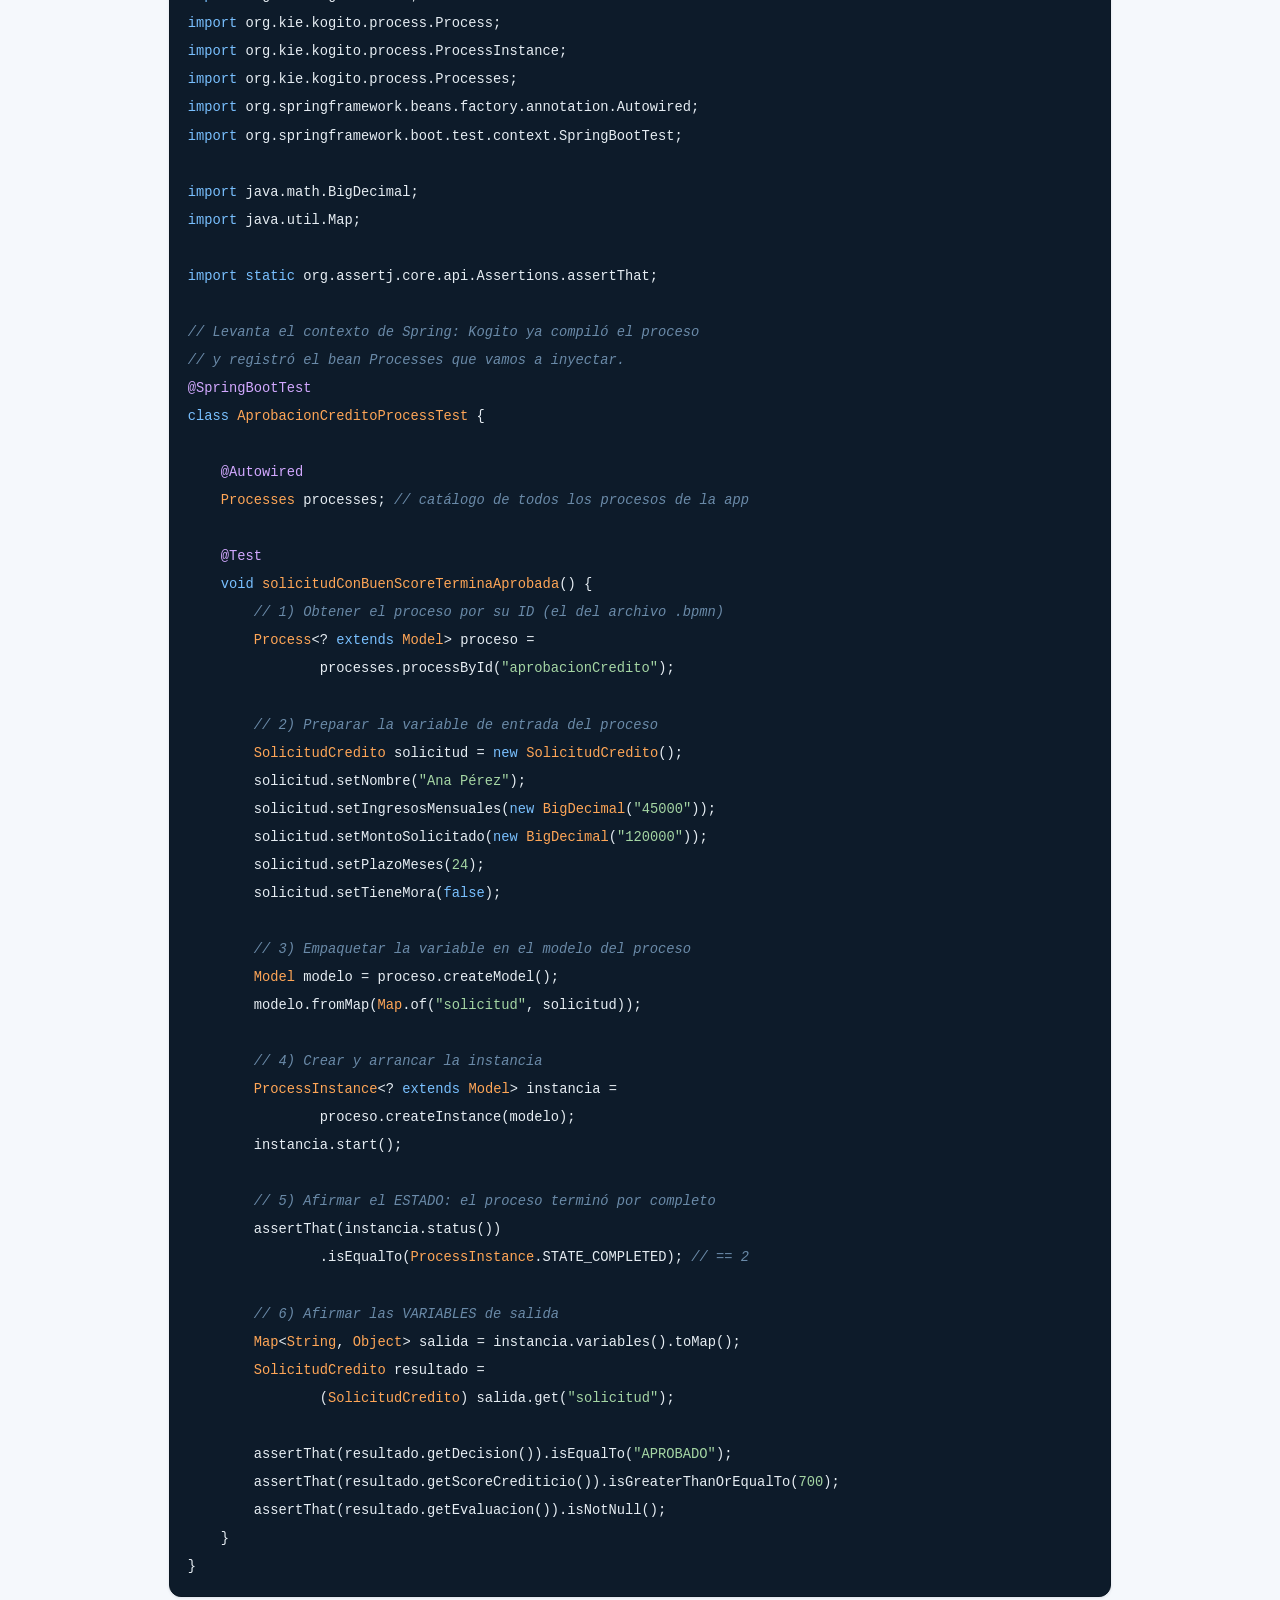
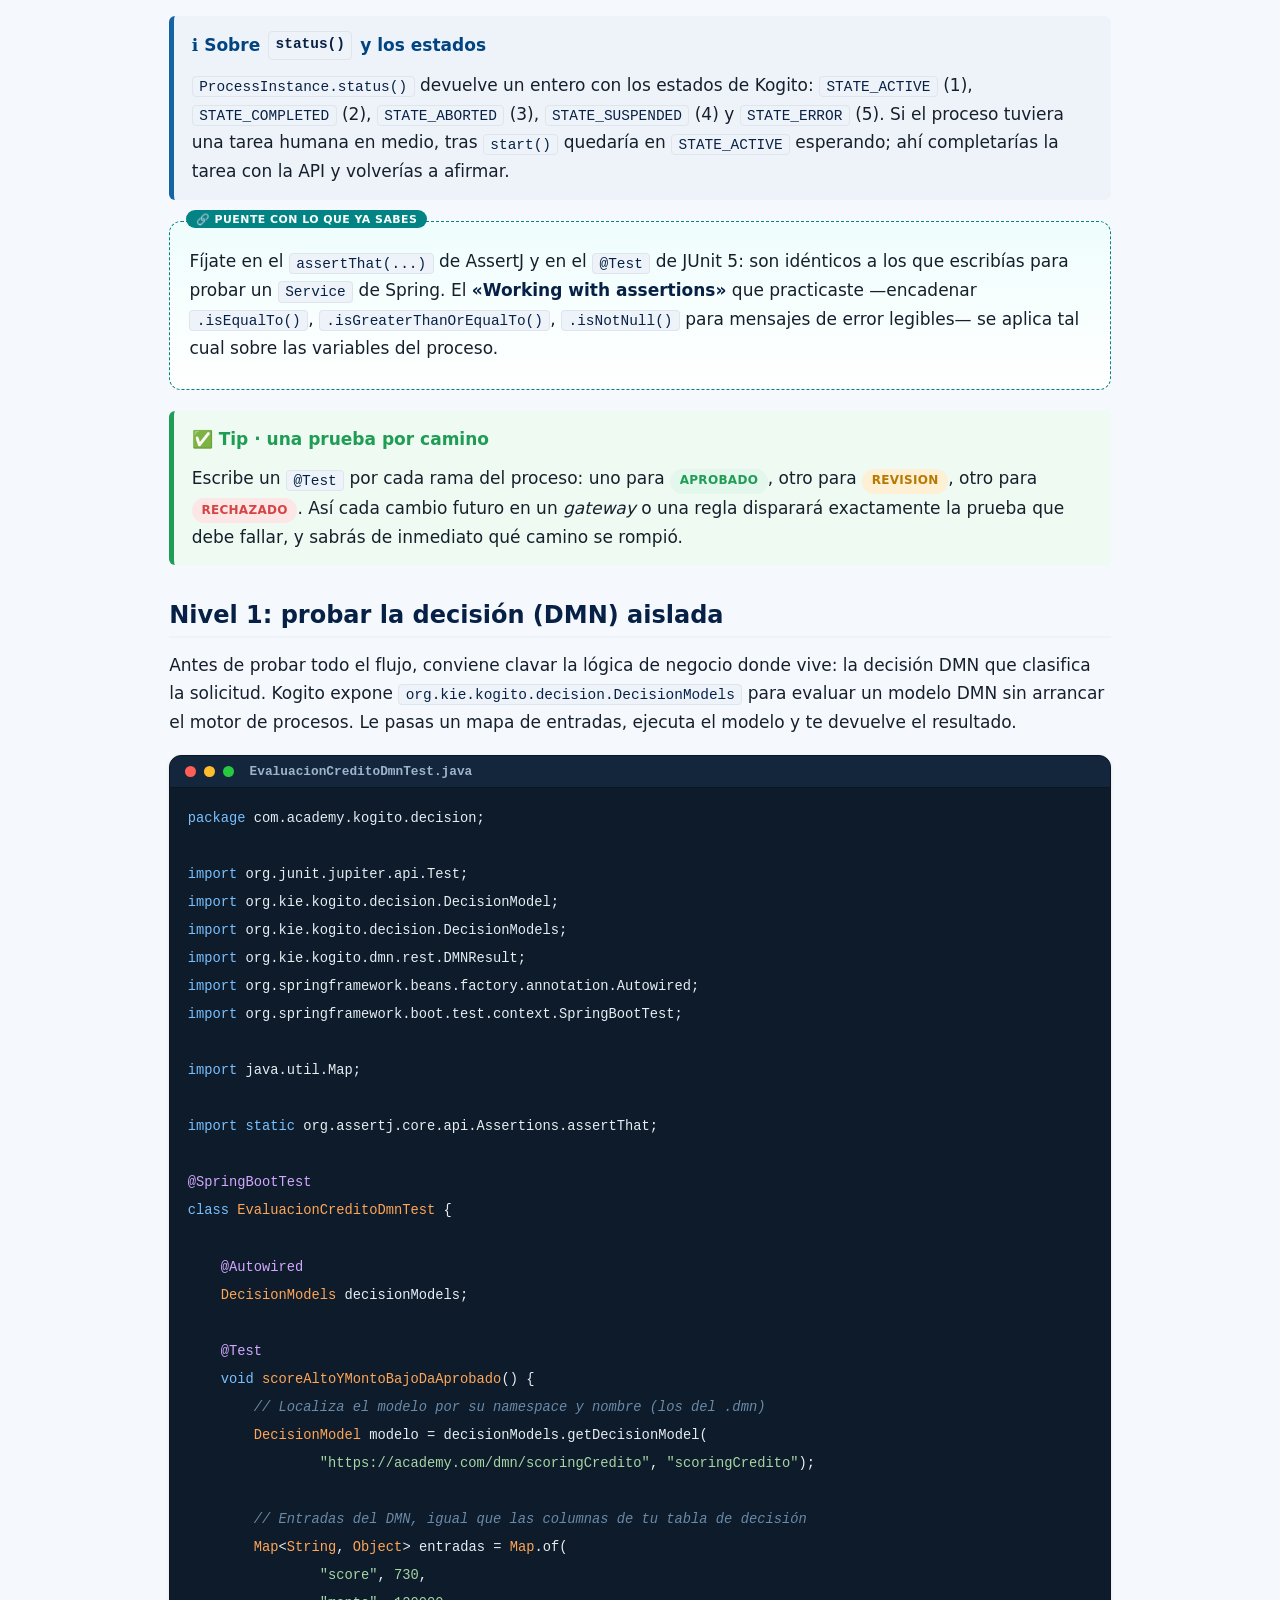
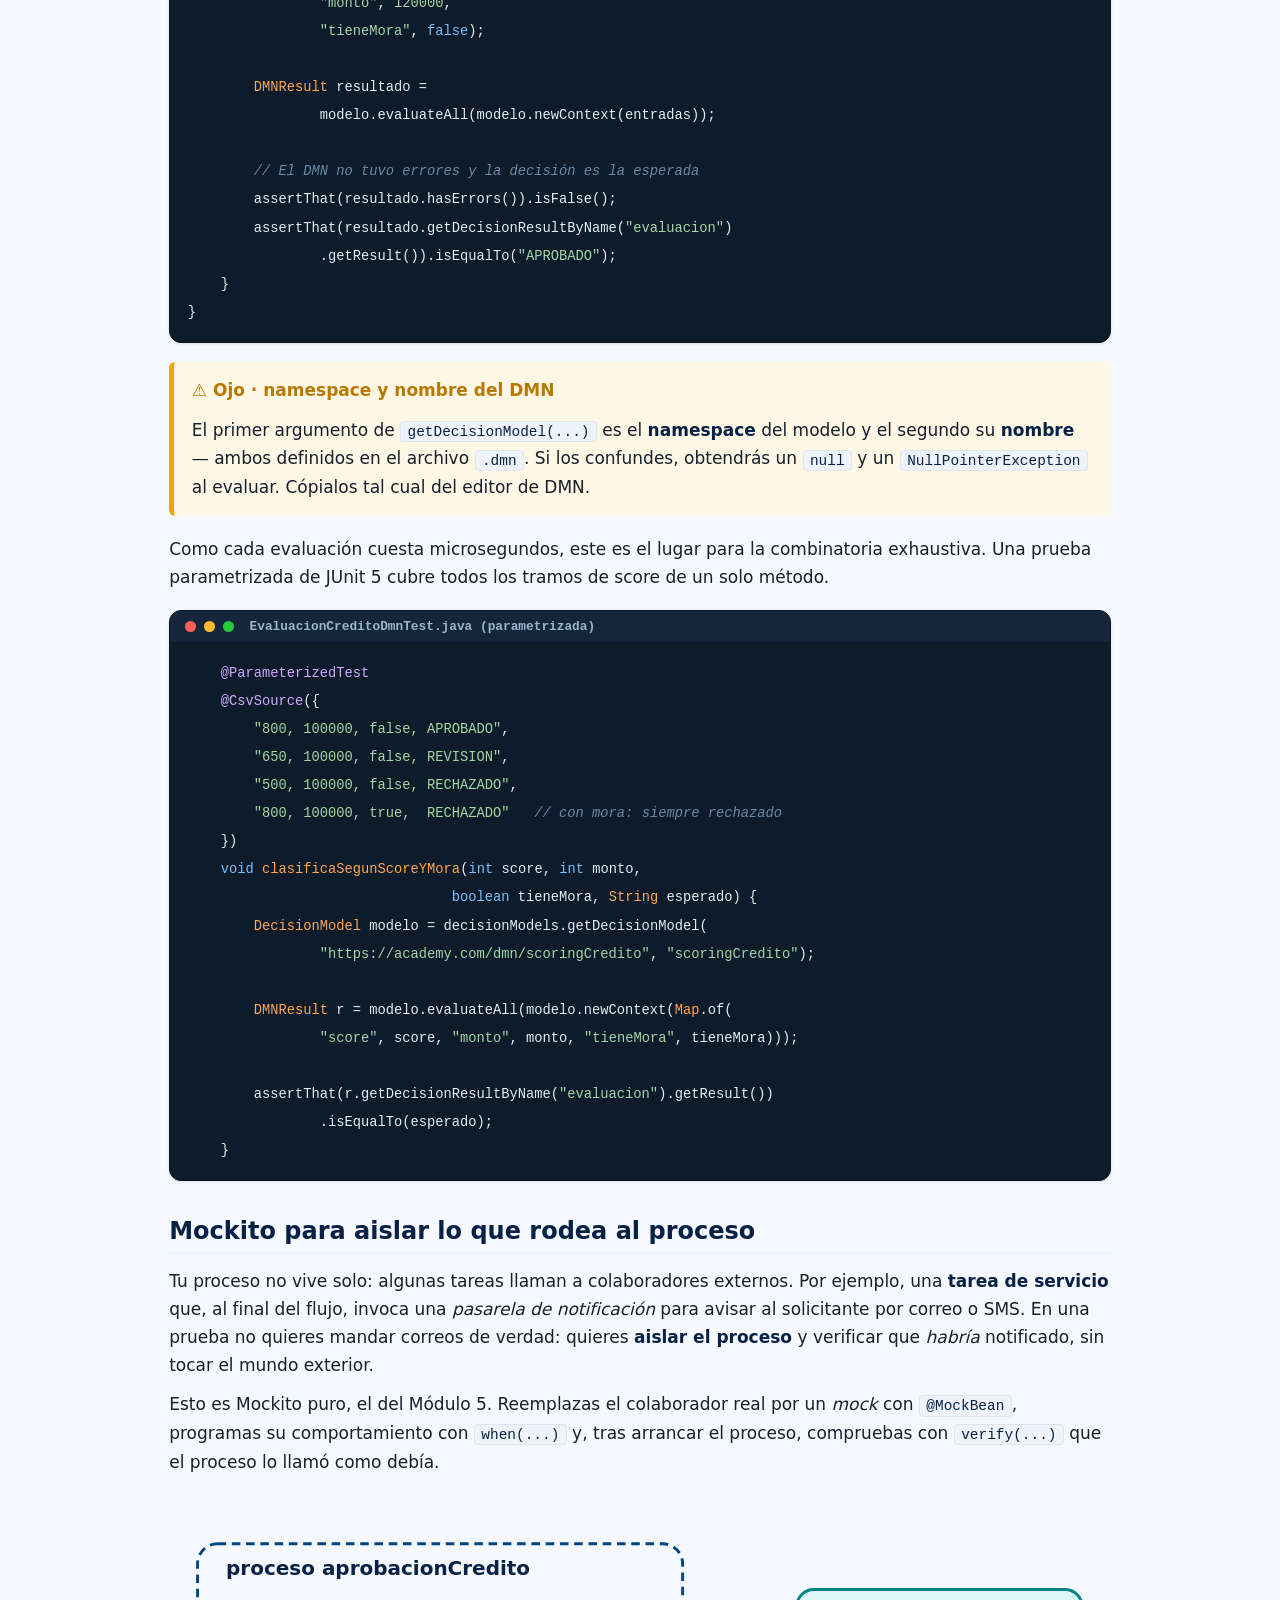
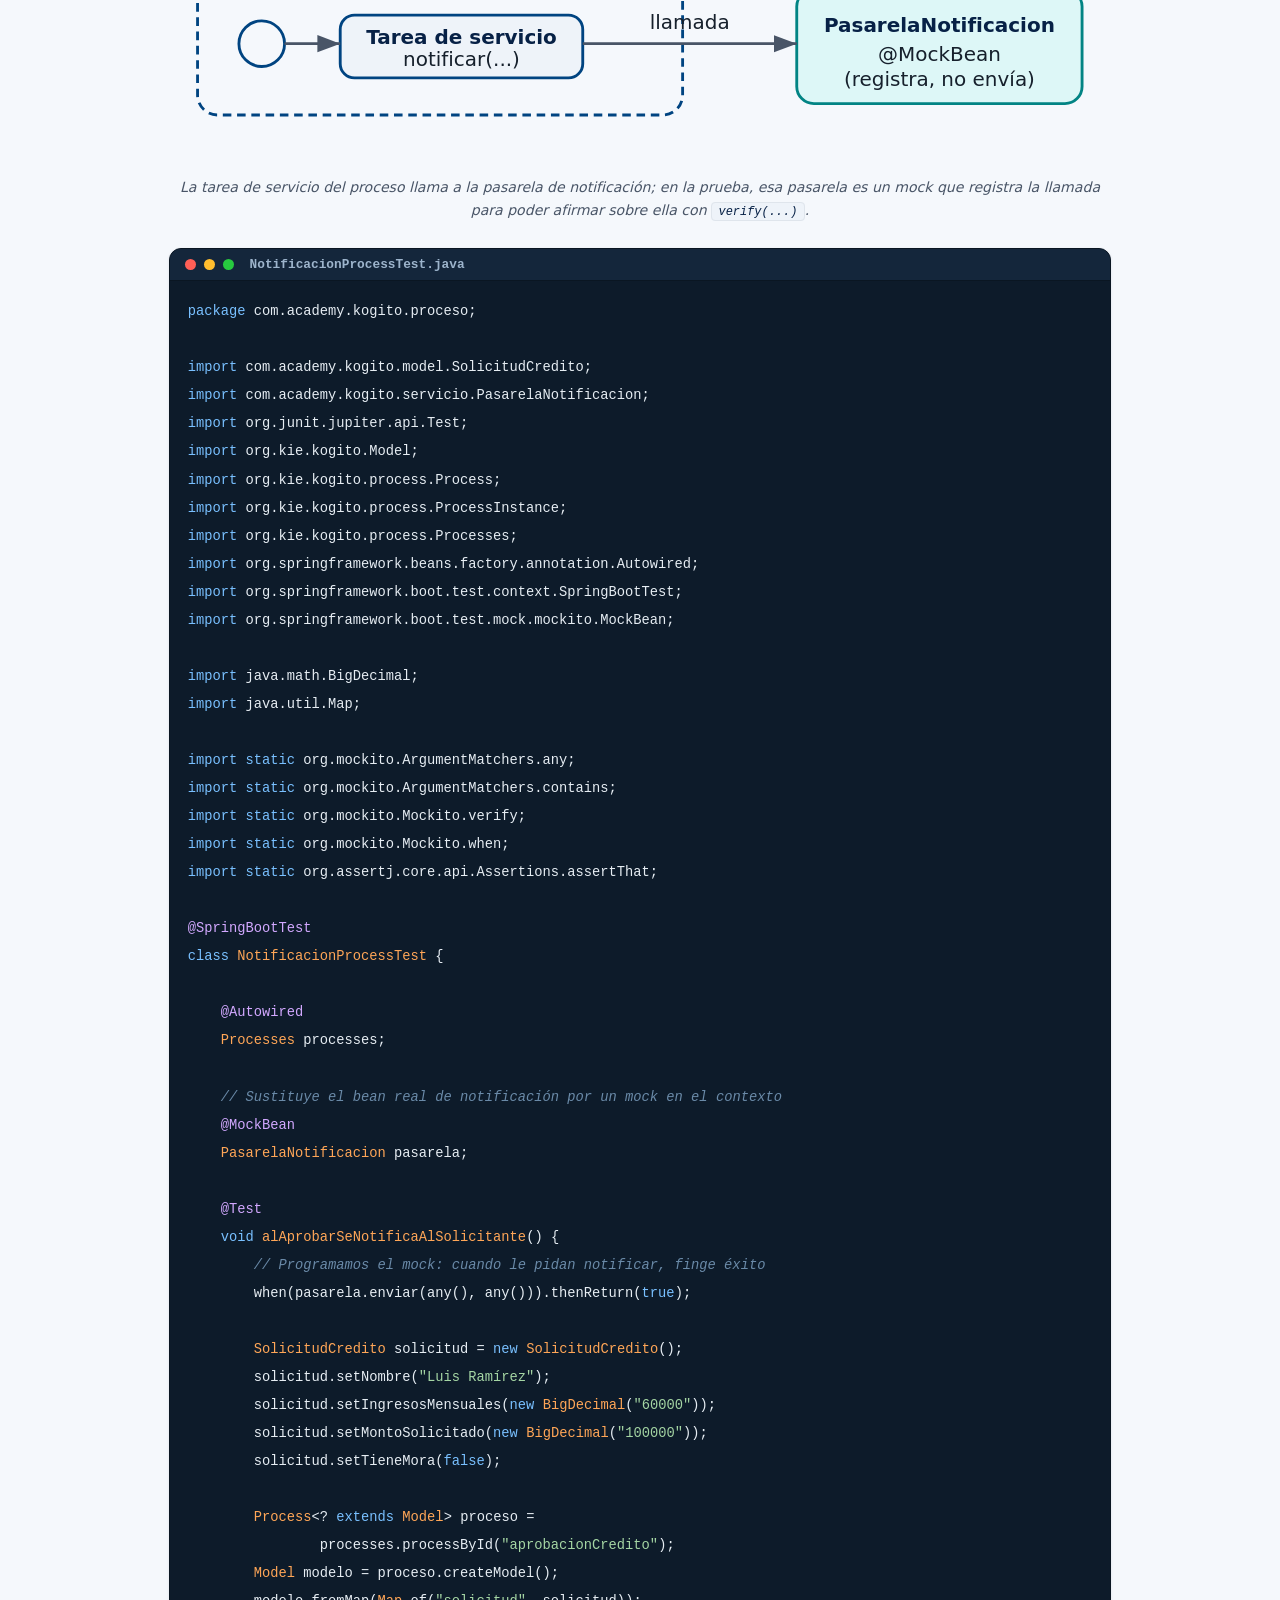
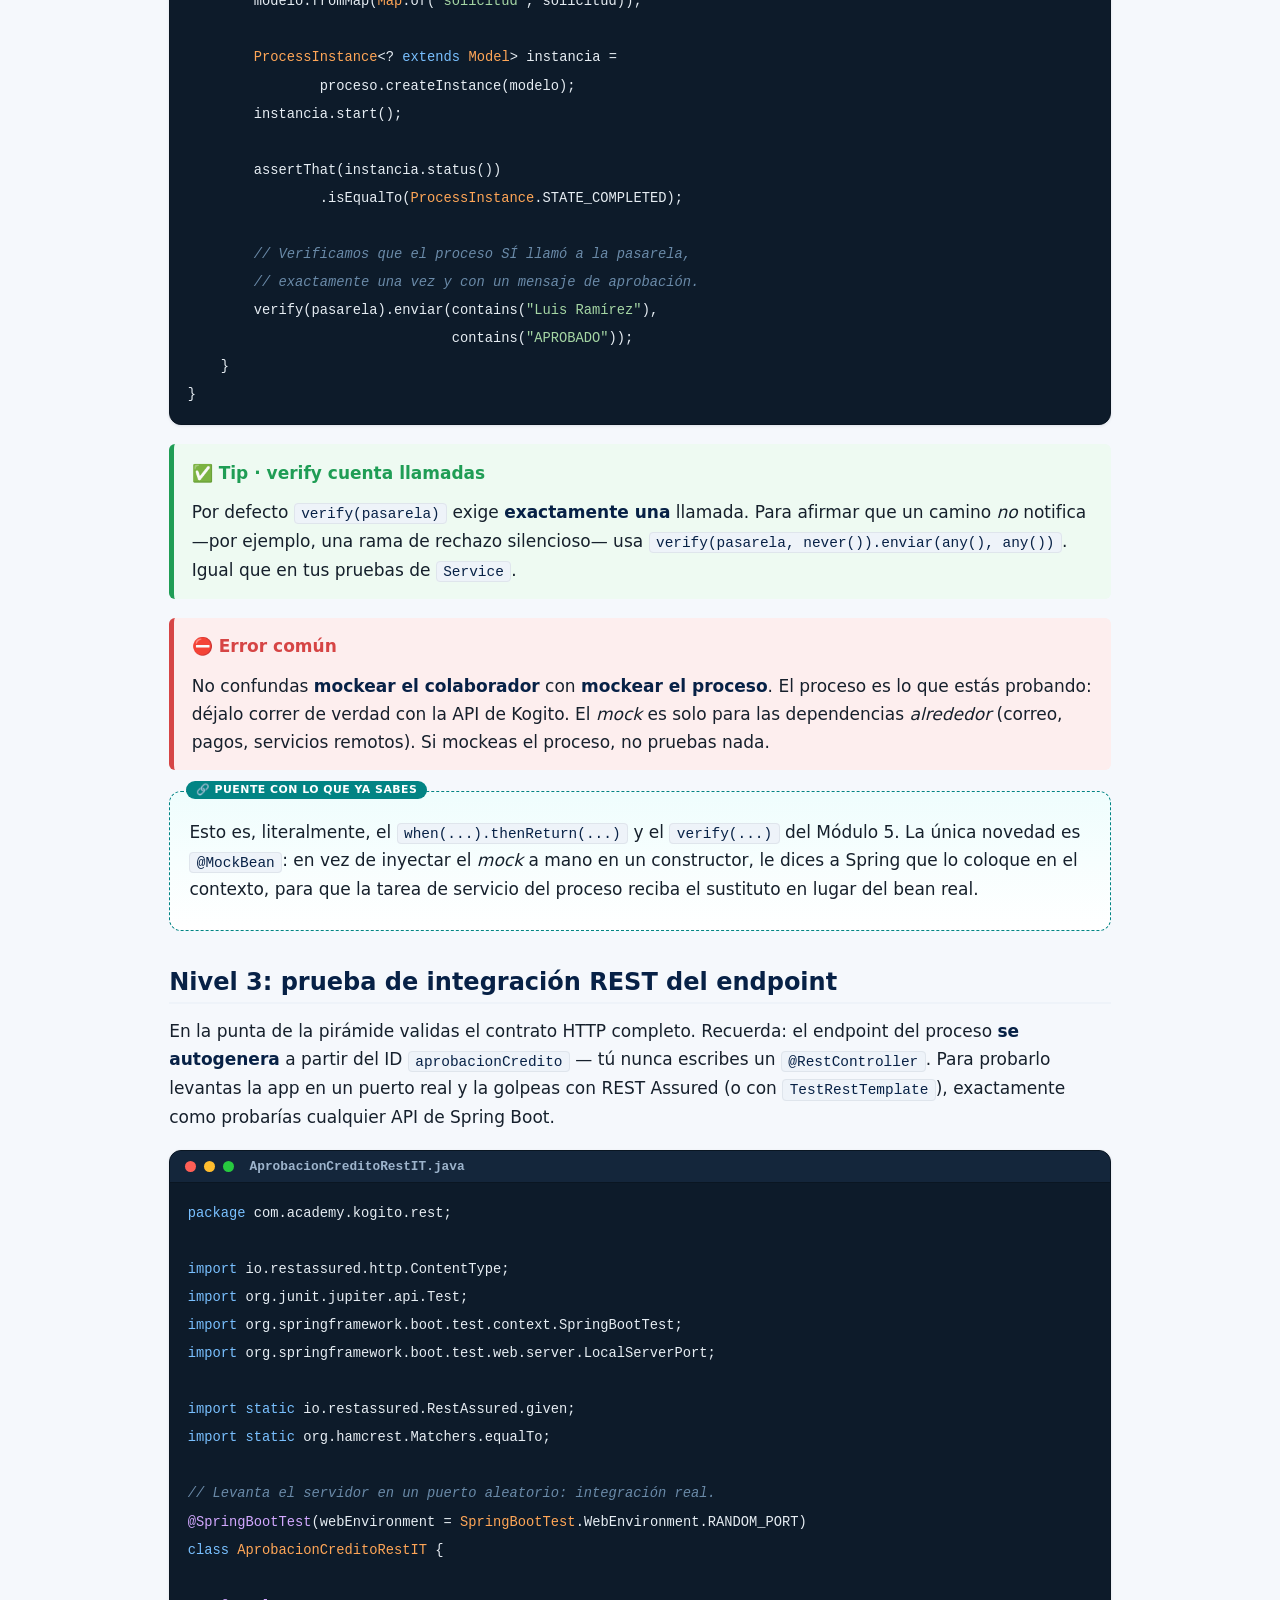
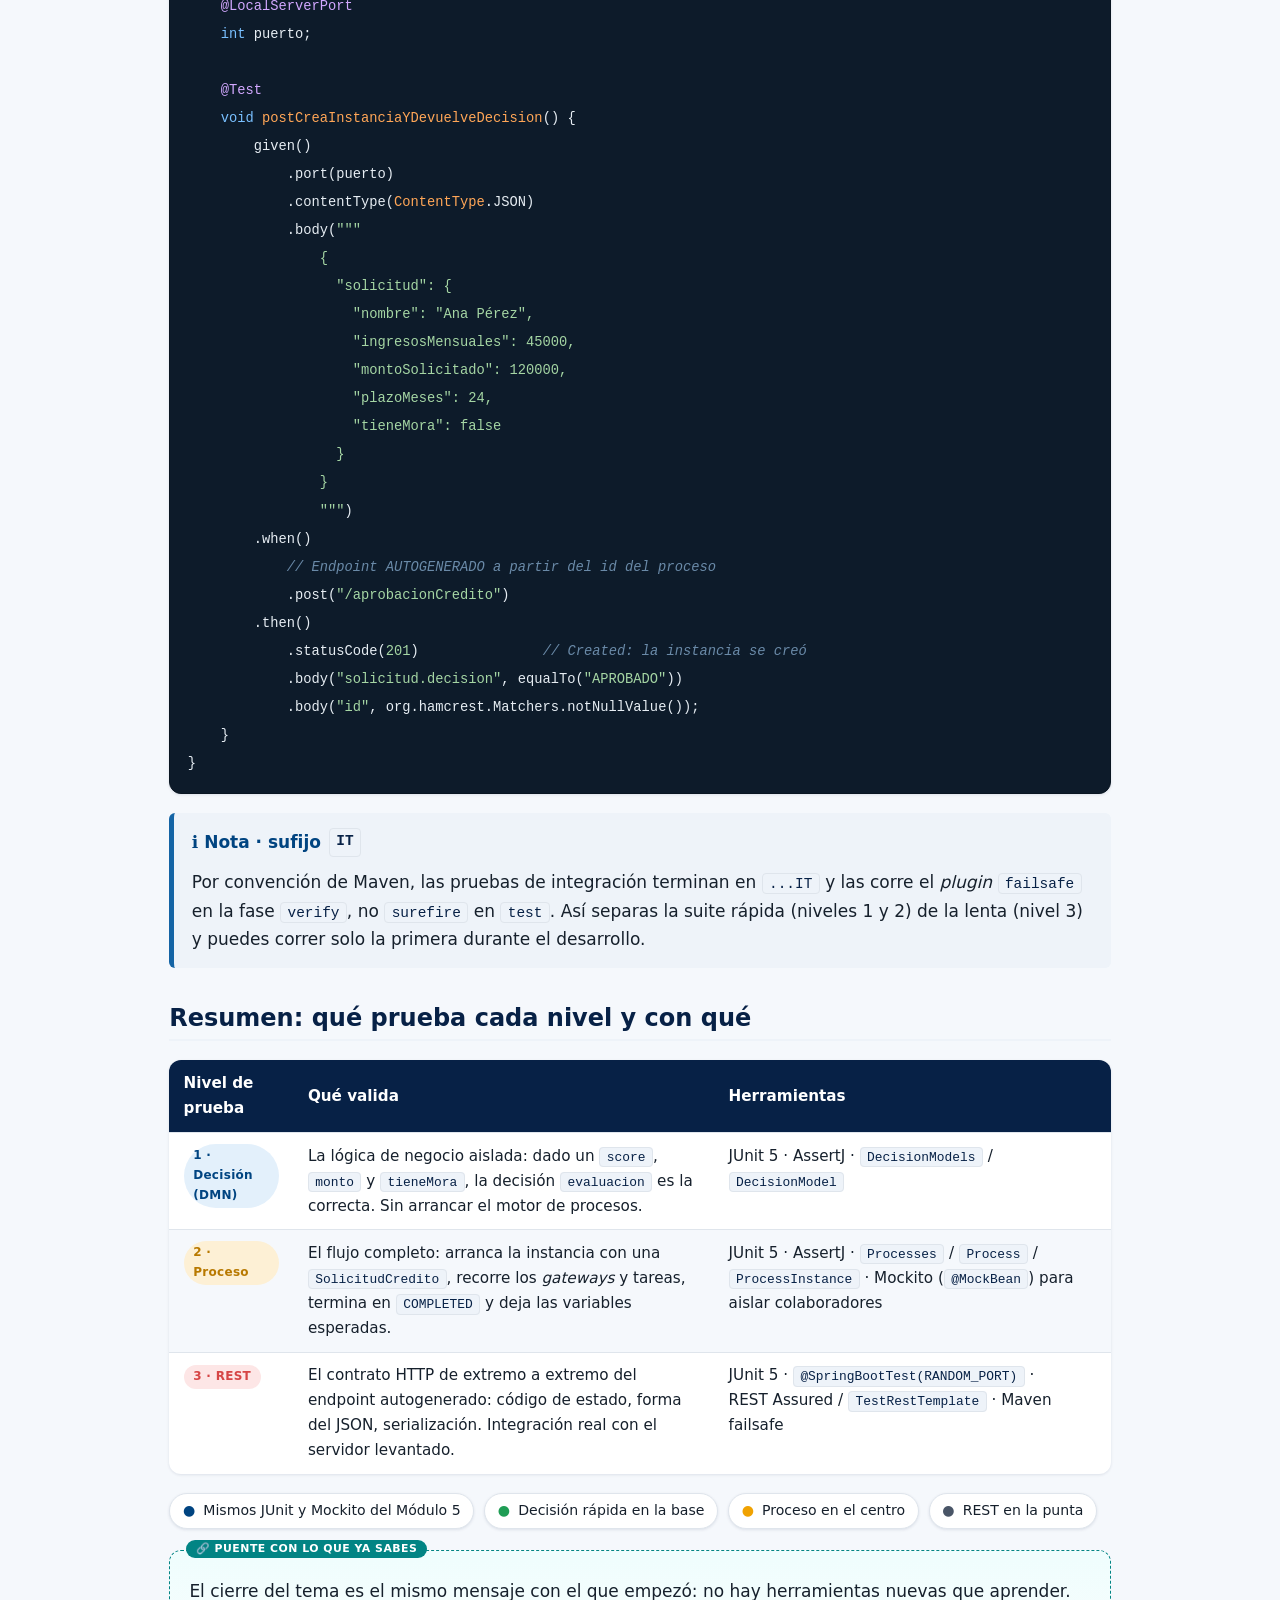
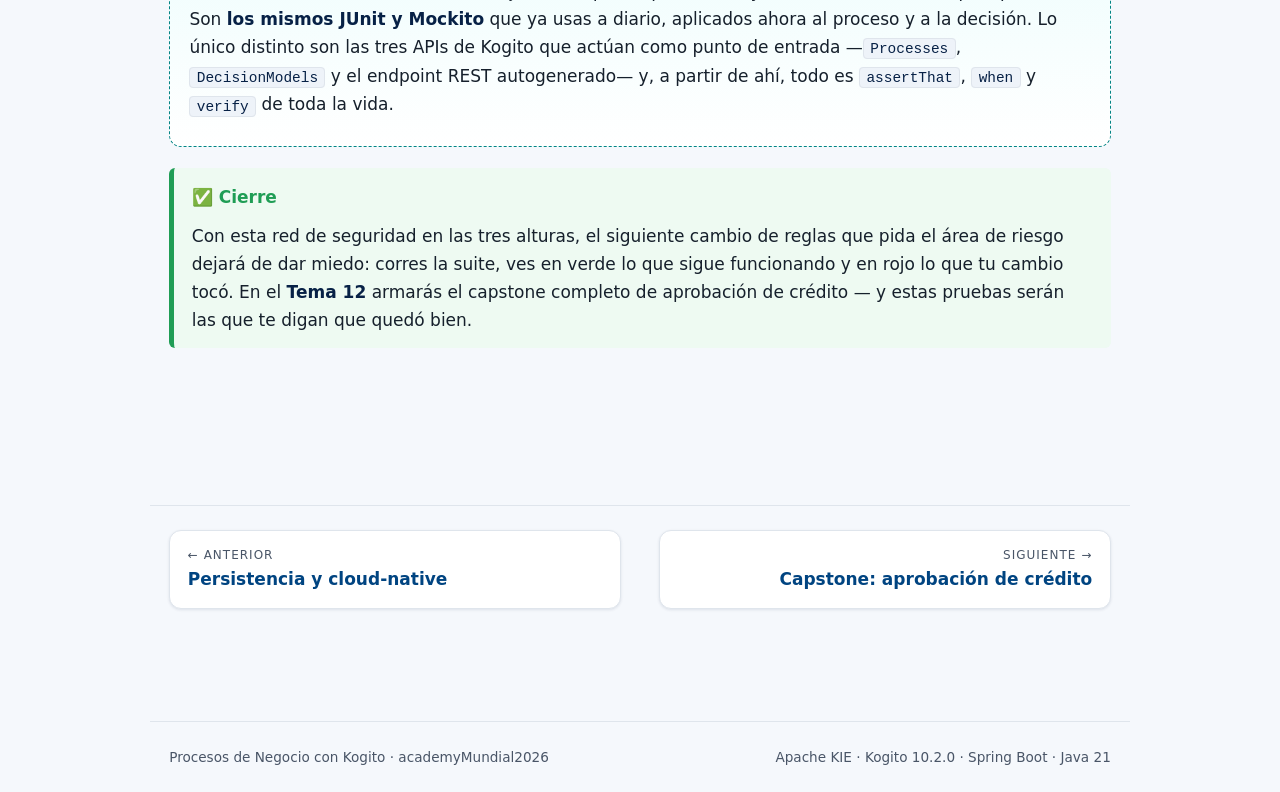
<file: kogito/paginas/11-testing-proceso.html>
<!DOCTYPE html>
<html lang="es">
<head>
  <meta charset="UTF-8">
  <meta name="viewport" content="width=device-width, initial-scale=1.0">
  <title>Tema 11 · Probar el proceso: JUnit y Mockito — Procesos de Negocio con Kogito</title>
  <link rel="stylesheet" href="../assets/estilos.css">
</head>
<body>

  <!-- Barra superior -->
  <nav class="barra">
    <span class="marca"><span class="punto"></span> Procesos de Negocio con Kogito <small class="oculta-movil">· academy 2026</small></span>
    <span class="crece"></span>
    <a href="../index.html">Índice</a>
    <a href="10-persistencia-cloud-native.html" class="oculta-movil">← Anterior</a>
    <a href="12-capstone-aprobacion-credito.html">Siguiente →</a>
  </nav>

  <!-- Cabecera con degradado -->
  <header class="cabecera">
    <span class="etiqueta">Tema 11</span>
    <h1>Probar el proceso: JUnit y Mockito</h1>
    <p class="bajada">Un proceso es código que se ejecuta. Y todo código que se ejecuta merece pruebas automatizadas. Aquí pondrás bajo red de seguridad tus decisiones, tu flujo y tu endpoint REST — con las mismas herramientas que ya dominas.</p>
  </header>

  <main class="envoltura">

    <!-- ============================================================ -->
    <section class="seccion">
      <h2>Por qué probar un proceso</h2>
      <p>Un proceso de negocio cambia. El día de mañana el área de riesgo dirá «ahora aprobamos hasta 300&nbsp;000 si el score es 720» o «agreguen una rama de revisión manual para montos altos». Cada uno de esos cambios mueve una condición de un <em>gateway</em>, ajusta una regla o reordena una tarea. Y cada cambio puede romper, sin que nadie lo note, un camino que ayer funcionaba.</p>
      <p>Esa es exactamente la situación en la que las <strong>pruebas de regresión automatizadas</strong> ganan su sueldo: corres la batería completa, en segundos, y sabes si tu cambio de hoy rompió un comportamiento de ayer. Sin pruebas, la única red de seguridad es probar a mano cada rama en cada despliegue — algo que nadie hace de forma fiable más de un par de veces.</p>

      <div class="puente">
        <p>No estás aprendiendo un sistema de pruebas nuevo. Son los <strong>mismos JUnit 5 y Mockito</strong> del Módulo&nbsp;5, las mismas <code class="en-linea">assertThat(...)</code> de AssertJ, el mismo <code class="en-linea">@SpringBootTest</code>. Lo único que cambia es <em>qué</em> pruebas: en lugar de un <code class="en-linea">Service</code>, ahora pruebas un proceso BPMN y una decisión DMN. La mecánica es idéntica.</p>
      </div>

      <div class="aviso">
        <div class="titulo">ℹ️ Nota del capstone</div>
        <p>Todos los ejemplos de esta página corresponden al proyecto del <strong>capstone</strong> (carpeta <code class="en-linea">proyecto/aprobacion-credito</code>): el proceso <code class="en-linea">aprobacionCredito</code>, el modelo <code class="en-linea">SolicitudCredito</code> y la decisión DMN que ya conoces de los temas anteriores. En el Tema&nbsp;12 los juntarás todos.</p>
      </div>
    </section>

    <!-- ============================================================ -->
    <section class="seccion">
      <h2>La pirámide de pruebas del proceso</h2>
      <p>Como en cualquier sistema, conviene probar mucho en lo barato y rápido, y poco en lo caro y lento. La base de la pirámide son pruebas pequeñas y veloces que aíslan una pieza; la punta son pruebas amplias que ejercitan todo junto pasando por la red. Aplicado a un servicio Kogito, queda en tres niveles bien definidos.</p>

      <figure class="diagrama">
        <svg viewBox="0 0 640 380" role="img" aria-label="Pirámide de pruebas de un proceso Kogito con tres niveles: en la base, prueba de decisión DMN aislada, muchas y rápidas; en medio, prueba del proceso arrancando una instancia; en la punta, prueba de integración REST del endpoint, pocas y lentas">
          <defs>
            <marker id="flecha" markerWidth="10" markerHeight="10" refX="8" refY="3" orient="auto" markerUnits="strokeWidth">
              <path d="M0,0 L8,3 L0,6 Z" fill="#495567"></path>
            </marker>
          </defs>

          <!-- Nivel 3: REST (punta) -->
          <polygon points="320,30 410,130 230,130" fill="#fde6e6" stroke="#d64545" stroke-width="2"></polygon>
          <text x="320" y="95" text-anchor="middle" class="svg-texto-b" fill="#d64545">3 · REST</text>

          <!-- Nivel 2: Proceso (medio) -->
          <polygon points="225,135 415,135 480,245 160,245" fill="#fdf0d5" stroke="#f0a202" stroke-width="2"></polygon>
          <text x="320" y="185" text-anchor="middle" class="svg-texto-b" fill="#b87900">2 · Proceso</text>
          <text x="320" y="208" text-anchor="middle" class="svg-texto">arrancar instancia · verificar camino y variables</text>

          <!-- Nivel 1: Decisión DMN (base) -->
          <polygon points="155,250 485,250 555,360 85,360" fill="#e3f0fb" stroke="#1464a5" stroke-width="2"></polygon>
          <text x="320" y="300" text-anchor="middle" class="svg-texto-b" fill="#1464a5">1 · Decisión (DMN) aislada</text>
          <text x="320" y="323" text-anchor="middle" class="svg-texto">muchas · rápidas · sin arrancar el motor de procesos</text>

          <!-- Eje rápido/lento, barato/caro -->
          <line x1="600" y1="60" x2="600" y2="340" class="svg-flecha"></line>
          <text x="618" y="80" class="svg-texto" transform="rotate(90 618 80)">menos · más lentas</text>
          <text x="600" y="52" text-anchor="middle" class="svg-texto" fill="#495567">caras</text>
          <text x="600" y="372" text-anchor="middle" class="svg-texto" fill="#495567">baratas</text>
        </svg>
        <figcaption>La pirámide de pruebas aplicada a un servicio Kogito: muchas pruebas de decisión en la base, algunas pruebas de proceso en medio, unas pocas pruebas REST de extremo a extremo en la punta.</figcaption>
      </figure>

      <ol class="pasos">
        <li><strong>Prueba de decisión (DMN) aislada.</strong> Evalúas el modelo DMN con un conjunto de datos de entrada y compruebas la salida. No arrancas el motor de procesos ni levantas el servidor: es prácticamente una prueba unitaria. Aquí cabe la combinatoria fina (cada tramo de score, cada límite de monto), porque cada caso cuesta milisegundos.</li>
        <li><strong>Prueba del proceso.</strong> Arrancas una instancia del proceso <code class="en-linea">aprobacionCredito</code> con una <code class="en-linea">SolicitudCredito</code> de entrada y verificas dos cosas: que la instancia llegó al estado esperado (<code class="en-linea">COMPLETED</code>) y que las variables de salida quedaron como debían. Esto valida que el flujo, los <em>gateways</em> y las tareas estén bien cableados.</li>
        <li><strong>Prueba de integración REST.</strong> Levantas la aplicación completa y golpeas el endpoint autogenerado (<code class="en-linea">POST /aprobacionCredito</code>) con un JSON real. Validas el contrato HTTP de extremo a extremo: códigos de estado, forma del cuerpo, serialización. Pocas, pero imprescindibles.</li>
      </ol>

      <div class="aviso tip">
        <div class="titulo">✅ Tip</div>
        <p>La regla práctica: lo que puedas probar en el nivel 1, no lo pruebes en el 3. Si una rama depende solo de la lógica de la decisión, valídala como decisión aislada (rápida) y deja para el nivel REST únicamente la verificación del contrato y la integración. Tu suite se mantendrá veloz y dará retroalimentación inmediata.</p>
      </div>
    </section>

    <!-- ============================================================ -->
    <section class="seccion">
      <h2>Nivel 2: probar el proceso con JUnit 5 y la API de Kogito</h2>
      <p>Kogito expone una API Java limpia para manejar procesos en pruebas. La pieza central es <code class="en-linea">org.kie.kogito.process.Processes</code>: un <em>bean</em> que Spring inyecta y que actúa como catálogo de todos los procesos compilados en tu aplicación. A partir de él obtienes el proceso por su ID, le pasas un modelo con la variable de entrada, creas una instancia y la arrancas.</p>

      <h3>El ciclo de una instancia en una prueba</h3>
      <p>El patrón siempre es el mismo: <em>obtener proceso → crear modelo → crear instancia → arrancar → afirmar estado y variables</em>. Este pequeño diagrama lo resume.</p>

      <figure class="diagrama">
        <svg viewBox="0 0 720 130" role="img" aria-label="Secuencia de una prueba de proceso: Processes obtiene el proceso aprobacionCredito, se crea un modelo con la solicitud, se crea y arranca una instancia, y se afirma el estado COMPLETED y las variables de salida">
          <defs>
            <marker id="flecha" markerWidth="10" markerHeight="10" refX="8" refY="3" orient="auto" markerUnits="strokeWidth">
              <path d="M0,0 L8,3 L0,6 Z" fill="#495567"></path>
            </marker>
          </defs>

          <!-- inicio -->
          <circle cx="40" cy="65" r="20" class="svg-borde" fill="#eefaf2" stroke="#1f9d55"></circle>

          <!-- processes.processById -->
          <rect x="90" y="40" width="150" height="50" rx="10" class="svg-borde svg-relleno"></rect>
          <text x="165" y="60" text-anchor="middle" class="svg-texto-b">processById</text>
          <text x="165" y="78" text-anchor="middle" class="svg-texto">"aprobacionCredito"</text>

          <!-- createInstance -->
          <rect x="280" y="40" width="150" height="50" rx="10" class="svg-borde svg-relleno"></rect>
          <text x="355" y="60" text-anchor="middle" class="svg-texto-b">createInstance</text>
          <text x="355" y="78" text-anchor="middle" class="svg-texto">con solicitud</text>

          <!-- start -->
          <rect x="470" y="40" width="120" height="50" rx="10" class="svg-borde svg-relleno"></rect>
          <text x="530" y="70" text-anchor="middle" class="svg-texto-b">start()</text>

          <!-- fin: assert -->
          <circle cx="660" cy="65" r="20" class="svg-borde" fill="#fde6e6" stroke="#d64545"></circle>
          <text x="660" y="113" text-anchor="middle" class="svg-texto">assertThat</text>

          <!-- flechas -->
          <line x1="60" y1="65" x2="90" y2="65" class="svg-flecha"></line>
          <line x1="240" y1="65" x2="280" y2="65" class="svg-flecha"></line>
          <line x1="430" y1="65" x2="470" y2="65" class="svg-flecha"></line>
          <line x1="590" y1="65" x2="638" y2="65" class="svg-flecha"></line>
        </svg>
        <figcaption>El recorrido de una prueba de proceso: del catálogo <code class="en-linea">Processes</code> al veredicto final sobre el estado y las variables.</figcaption>
      </figure>

      <div class="codigo">
        <div class="barra-cod"><span class="sem r"></span><span class="sem a"></span><span class="sem v"></span><span class="arch">AprobacionCreditoProcessTest.java</span></div>
        <pre><code><span class="kw">package</span> com.academy.kogito.proceso;

<span class="kw">import</span> com.academy.kogito.model.SolicitudCredito;
<span class="kw">import</span> org.junit.jupiter.api.Test;
<span class="kw">import</span> org.kie.kogito.Model;
<span class="kw">import</span> org.kie.kogito.process.Process;
<span class="kw">import</span> org.kie.kogito.process.ProcessInstance;
<span class="kw">import</span> org.kie.kogito.process.Processes;
<span class="kw">import</span> org.springframework.beans.factory.annotation.Autowired;
<span class="kw">import</span> org.springframework.boot.test.context.SpringBootTest;

<span class="kw">import</span> java.math.BigDecimal;
<span class="kw">import</span> java.util.Map;

<span class="kw">import static</span> org.assertj.core.api.Assertions.assertThat;

<span class="cmt">// Levanta el contexto de Spring: Kogito ya compiló el proceso</span>
<span class="cmt">// y registró el bean Processes que vamos a inyectar.</span>
<span class="anot">@SpringBootTest</span>
<span class="kw">class</span> <span class="typ">AprobacionCreditoProcessTest</span> {

    <span class="anot">@Autowired</span>
    <span class="typ">Processes</span> processes; <span class="cmt">// catálogo de todos los procesos de la app</span>

    <span class="anot">@Test</span>
    <span class="kw">void</span> <span class="typ">solicitudConBuenScoreTerminaAprobada</span>() {
        <span class="cmt">// 1) Obtener el proceso por su ID (el del archivo .bpmn)</span>
        <span class="typ">Process</span>&lt;? <span class="kw">extends</span> <span class="typ">Model</span>&gt; proceso =
                processes.processById(<span class="str">"aprobacionCredito"</span>);

        <span class="cmt">// 2) Preparar la variable de entrada del proceso</span>
        <span class="typ">SolicitudCredito</span> solicitud = <span class="kw">new</span> <span class="typ">SolicitudCredito</span>();
        solicitud.setNombre(<span class="str">"Ana Pérez"</span>);
        solicitud.setIngresosMensuales(<span class="kw">new</span> <span class="typ">BigDecimal</span>(<span class="str">"45000"</span>));
        solicitud.setMontoSolicitado(<span class="kw">new</span> <span class="typ">BigDecimal</span>(<span class="str">"120000"</span>));
        solicitud.setPlazoMeses(<span class="str">24</span>);
        solicitud.setTieneMora(<span class="kw">false</span>);

        <span class="cmt">// 3) Empaquetar la variable en el modelo del proceso</span>
        <span class="typ">Model</span> modelo = proceso.createModel();
        modelo.fromMap(<span class="typ">Map</span>.of(<span class="str">"solicitud"</span>, solicitud));

        <span class="cmt">// 4) Crear y arrancar la instancia</span>
        <span class="typ">ProcessInstance</span>&lt;? <span class="kw">extends</span> <span class="typ">Model</span>&gt; instancia =
                proceso.createInstance(modelo);
        instancia.start();

        <span class="cmt">// 5) Afirmar el ESTADO: el proceso terminó por completo</span>
        assertThat(instancia.status())
                .isEqualTo(<span class="typ">ProcessInstance</span>.STATE_COMPLETED); <span class="cmt">// == 2</span>

        <span class="cmt">// 6) Afirmar las VARIABLES de salida</span>
        <span class="typ">Map</span>&lt;<span class="typ">String</span>, <span class="typ">Object</span>&gt; salida = instancia.variables().toMap();
        <span class="typ">SolicitudCredito</span> resultado =
                (<span class="typ">SolicitudCredito</span>) salida.get(<span class="str">"solicitud"</span>);

        assertThat(resultado.getDecision()).isEqualTo(<span class="str">"APROBADO"</span>);
        assertThat(resultado.getScoreCrediticio()).isGreaterThanOrEqualTo(<span class="str">700</span>);
        assertThat(resultado.getEvaluacion()).isNotNull();
    }
}</code></pre>
      </div>

      <div class="aviso">
        <div class="titulo">ℹ️ Sobre <code class="en-linea">status()</code> y los estados</div>
        <p><code class="en-linea">ProcessInstance.status()</code> devuelve un entero con los estados de Kogito: <code class="en-linea">STATE_ACTIVE</code> (1), <code class="en-linea">STATE_COMPLETED</code> (2), <code class="en-linea">STATE_ABORTED</code> (3), <code class="en-linea">STATE_SUSPENDED</code> (4) y <code class="en-linea">STATE_ERROR</code> (5). Si el proceso tuviera una tarea humana en medio, tras <code class="en-linea">start()</code> quedaría en <code class="en-linea">STATE_ACTIVE</code> esperando; ahí completarías la tarea con la API y volverías a afirmar.</p>
      </div>

      <div class="puente">
        <p>Fíjate en el <code class="en-linea">assertThat(...)</code> de AssertJ y en el <code class="en-linea">@Test</code> de JUnit&nbsp;5: son idénticos a los que escribías para probar un <code class="en-linea">Service</code> de Spring. El <strong>«Working with assertions»</strong> que practicaste —encadenar <code class="en-linea">.isEqualTo()</code>, <code class="en-linea">.isGreaterThanOrEqualTo()</code>, <code class="en-linea">.isNotNull()</code> para mensajes de error legibles— se aplica tal cual sobre las variables del proceso.</p>
      </div>

      <div class="aviso tip">
        <div class="titulo">✅ Tip · una prueba por camino</div>
        <p>Escribe un <code class="en-linea">@Test</code> por cada rama del proceso: uno para <span class="pildora verde">APROBADO</span>, otro para <span class="pildora ambar">REVISION</span>, otro para <span class="pildora rojo">RECHAZADO</span>. Así cada cambio futuro en un <em>gateway</em> o una regla disparará exactamente la prueba que debe fallar, y sabrás de inmediato qué camino se rompió.</p>
      </div>
    </section>

    <!-- ============================================================ -->
    <section class="seccion">
      <h2>Nivel 1: probar la decisión (DMN) aislada</h2>
      <p>Antes de probar todo el flujo, conviene clavar la lógica de negocio donde vive: la decisión DMN que clasifica la solicitud. Kogito expone <code class="en-linea">org.kie.kogito.decision.DecisionModels</code> para evaluar un modelo DMN sin arrancar el motor de procesos. Le pasas un mapa de entradas, ejecuta el modelo y te devuelve el resultado.</p>

      <div class="codigo">
        <div class="barra-cod"><span class="sem r"></span><span class="sem a"></span><span class="sem v"></span><span class="arch">EvaluacionCreditoDmnTest.java</span></div>
        <pre><code><span class="kw">package</span> com.academy.kogito.decision;

<span class="kw">import</span> org.junit.jupiter.api.Test;
<span class="kw">import</span> org.kie.kogito.decision.DecisionModel;
<span class="kw">import</span> org.kie.kogito.decision.DecisionModels;
<span class="kw">import</span> org.kie.kogito.dmn.rest.DMNResult;
<span class="kw">import</span> org.springframework.beans.factory.annotation.Autowired;
<span class="kw">import</span> org.springframework.boot.test.context.SpringBootTest;

<span class="kw">import</span> java.util.Map;

<span class="kw">import static</span> org.assertj.core.api.Assertions.assertThat;

<span class="anot">@SpringBootTest</span>
<span class="kw">class</span> <span class="typ">EvaluacionCreditoDmnTest</span> {

    <span class="anot">@Autowired</span>
    <span class="typ">DecisionModels</span> decisionModels;

    <span class="anot">@Test</span>
    <span class="kw">void</span> <span class="typ">scoreAltoYMontoBajoDaAprobado</span>() {
        <span class="cmt">// Localiza el modelo por su namespace y nombre (los del .dmn)</span>
        <span class="typ">DecisionModel</span> modelo = decisionModels.getDecisionModel(
                <span class="str">"https://academy.com/dmn/scoringCredito"</span>, <span class="str">"scoringCredito"</span>);

        <span class="cmt">// Entradas del DMN, igual que las columnas de tu tabla de decisión</span>
        <span class="typ">Map</span>&lt;<span class="typ">String</span>, <span class="typ">Object</span>&gt; entradas = <span class="typ">Map</span>.of(
                <span class="str">"score"</span>, <span class="str">730</span>,
                <span class="str">"monto"</span>, <span class="str">120000</span>,
                <span class="str">"tieneMora"</span>, <span class="kw">false</span>);

        <span class="typ">DMNResult</span> resultado =
                modelo.evaluateAll(modelo.newContext(entradas));

        <span class="cmt">// El DMN no tuvo errores y la decisión es la esperada</span>
        assertThat(resultado.hasErrors()).isFalse();
        assertThat(resultado.getDecisionResultByName(<span class="str">"evaluacion"</span>)
                .getResult()).isEqualTo(<span class="str">"APROBADO"</span>);
    }
}</code></pre>
      </div>

      <div class="aviso ojo">
        <div class="titulo">⚠️ Ojo · namespace y nombre del DMN</div>
        <p>El primer argumento de <code class="en-linea">getDecisionModel(...)</code> es el <strong>namespace</strong> del modelo y el segundo su <strong>nombre</strong> — ambos definidos en el archivo <code class="en-linea">.dmn</code>. Si los confundes, obtendrás un <code class="en-linea">null</code> y un <code class="en-linea">NullPointerException</code> al evaluar. Cópialos tal cual del editor de DMN.</p>
      </div>

      <p>Como cada evaluación cuesta microsegundos, este es el lugar para la combinatoria exhaustiva. Una prueba parametrizada de JUnit&nbsp;5 cubre todos los tramos de score de un solo método.</p>

      <div class="codigo">
        <div class="barra-cod"><span class="sem r"></span><span class="sem a"></span><span class="sem v"></span><span class="arch">EvaluacionCreditoDmnTest.java (parametrizada)</span></div>
        <pre><code>    <span class="anot">@ParameterizedTest</span>
    <span class="anot">@CsvSource</span>({
        <span class="str">"800, 100000, false, APROBADO"</span>,
        <span class="str">"650, 100000, false, REVISION"</span>,
        <span class="str">"500, 100000, false, RECHAZADO"</span>,
        <span class="str">"800, 100000, true,  RECHAZADO"</span>   <span class="cmt">// con mora: siempre rechazado</span>
    })
    <span class="kw">void</span> <span class="typ">clasificaSegunScoreYMora</span>(<span class="kw">int</span> score, <span class="kw">int</span> monto,
                                <span class="kw">boolean</span> tieneMora, <span class="typ">String</span> esperado) {
        <span class="typ">DecisionModel</span> modelo = decisionModels.getDecisionModel(
                <span class="str">"https://academy.com/dmn/scoringCredito"</span>, <span class="str">"scoringCredito"</span>);

        <span class="typ">DMNResult</span> r = modelo.evaluateAll(modelo.newContext(<span class="typ">Map</span>.of(
                <span class="str">"score"</span>, score, <span class="str">"monto"</span>, monto, <span class="str">"tieneMora"</span>, tieneMora)));

        assertThat(r.getDecisionResultByName(<span class="str">"evaluacion"</span>).getResult())
                .isEqualTo(esperado);
    }</code></pre>
      </div>
    </section>

    <!-- ============================================================ -->
    <section class="seccion">
      <h2>Mockito para aislar lo que rodea al proceso</h2>
      <p>Tu proceso no vive solo: algunas tareas llaman a colaboradores externos. Por ejemplo, una <strong>tarea de servicio</strong> que, al final del flujo, invoca una <em>pasarela de notificación</em> para avisar al solicitante por correo o SMS. En una prueba no quieres mandar correos de verdad: quieres <strong>aislar el proceso</strong> y verificar que <em>habría</em> notificado, sin tocar el mundo exterior.</p>
      <p>Esto es Mockito puro, el del Módulo&nbsp;5. Reemplazas el colaborador real por un <em>mock</em> con <code class="en-linea">@MockBean</code>, programas su comportamiento con <code class="en-linea">when(...)</code> y, tras arrancar el proceso, compruebas con <code class="en-linea">verify(...)</code> que el proceso lo llamó como debía.</p>

      <figure class="diagrama">
        <svg viewBox="0 0 660 180" role="img" aria-label="El proceso aprobacionCredito incluye una tarea de servicio que llama a una pasarela de notificación; en la prueba esa pasarela se reemplaza por un mock de Mockito que registra la llamada en lugar de enviarla">
          <defs>
            <marker id="flecha" markerWidth="10" markerHeight="10" refX="8" refY="3" orient="auto" markerUnits="strokeWidth">
              <path d="M0,0 L8,3 L0,6 Z" fill="#495567"></path>
            </marker>
          </defs>

          <!-- contenedor proceso -->
          <rect x="20" y="30" width="340" height="120" rx="14" fill="#f5f8fc" stroke="#004481" stroke-width="2" stroke-dasharray="6 4"></rect>
          <text x="40" y="52" class="svg-texto-b">proceso aprobacionCredito</text>

          <!-- inicio -->
          <circle cx="65" cy="100" r="16" class="svg-borde" fill="#eefaf2" stroke="#1f9d55"></circle>
          <!-- tarea servicio -->
          <rect x="120" y="80" width="170" height="44" rx="10" class="svg-borde svg-relleno"></rect>
          <text x="205" y="100" text-anchor="middle" class="svg-texto-b">Tarea de servicio</text>
          <text x="205" y="116" text-anchor="middle" class="svg-texto">notificar(...)</text>
          <line x1="81" y1="100" x2="120" y2="100" class="svg-flecha"></line>

          <!-- mock -->
          <rect x="440" y="62" width="200" height="80" rx="12" fill="#ddf7f7" stroke="#028484" stroke-width="2"></rect>
          <text x="540" y="92" text-anchor="middle" class="svg-texto-b" fill="#028484">PasarelaNotificacion</text>
          <text x="540" y="112" text-anchor="middle" class="svg-texto" fill="#028484">@MockBean</text>
          <text x="540" y="130" text-anchor="middle" class="svg-texto" fill="#028484">(registra, no envía)</text>

          <!-- flecha proceso -> mock -->
          <line x1="290" y1="100" x2="440" y2="100" class="svg-flecha"></line>
          <text x="365" y="90" text-anchor="middle" class="svg-texto">llamada</text>
        </svg>
        <figcaption>La tarea de servicio del proceso llama a la pasarela de notificación; en la prueba, esa pasarela es un <em>mock</em> que registra la llamada para poder afirmar sobre ella con <code class="en-linea">verify(...)</code>.</figcaption>
      </figure>

      <div class="codigo">
        <div class="barra-cod"><span class="sem r"></span><span class="sem a"></span><span class="sem v"></span><span class="arch">NotificacionProcessTest.java</span></div>
        <pre><code><span class="kw">package</span> com.academy.kogito.proceso;

<span class="kw">import</span> com.academy.kogito.model.SolicitudCredito;
<span class="kw">import</span> com.academy.kogito.servicio.PasarelaNotificacion;
<span class="kw">import</span> org.junit.jupiter.api.Test;
<span class="kw">import</span> org.kie.kogito.Model;
<span class="kw">import</span> org.kie.kogito.process.Process;
<span class="kw">import</span> org.kie.kogito.process.ProcessInstance;
<span class="kw">import</span> org.kie.kogito.process.Processes;
<span class="kw">import</span> org.springframework.beans.factory.annotation.Autowired;
<span class="kw">import</span> org.springframework.boot.test.context.SpringBootTest;
<span class="kw">import</span> org.springframework.boot.test.mock.mockito.MockBean;

<span class="kw">import</span> java.math.BigDecimal;
<span class="kw">import</span> java.util.Map;

<span class="kw">import static</span> org.mockito.ArgumentMatchers.any;
<span class="kw">import static</span> org.mockito.ArgumentMatchers.contains;
<span class="kw">import static</span> org.mockito.Mockito.verify;
<span class="kw">import static</span> org.mockito.Mockito.when;
<span class="kw">import static</span> org.assertj.core.api.Assertions.assertThat;

<span class="anot">@SpringBootTest</span>
<span class="kw">class</span> <span class="typ">NotificacionProcessTest</span> {

    <span class="anot">@Autowired</span>
    <span class="typ">Processes</span> processes;

    <span class="cmt">// Sustituye el bean real de notificación por un mock en el contexto</span>
    <span class="anot">@MockBean</span>
    <span class="typ">PasarelaNotificacion</span> pasarela;

    <span class="anot">@Test</span>
    <span class="kw">void</span> <span class="typ">alAprobarSeNotificaAlSolicitante</span>() {
        <span class="cmt">// Programamos el mock: cuando le pidan notificar, finge éxito</span>
        when(pasarela.enviar(any(), any())).thenReturn(<span class="kw">true</span>);

        <span class="typ">SolicitudCredito</span> solicitud = <span class="kw">new</span> <span class="typ">SolicitudCredito</span>();
        solicitud.setNombre(<span class="str">"Luis Ramírez"</span>);
        solicitud.setIngresosMensuales(<span class="kw">new</span> <span class="typ">BigDecimal</span>(<span class="str">"60000"</span>));
        solicitud.setMontoSolicitado(<span class="kw">new</span> <span class="typ">BigDecimal</span>(<span class="str">"100000"</span>));
        solicitud.setTieneMora(<span class="kw">false</span>);

        <span class="typ">Process</span>&lt;? <span class="kw">extends</span> <span class="typ">Model</span>&gt; proceso =
                processes.processById(<span class="str">"aprobacionCredito"</span>);
        <span class="typ">Model</span> modelo = proceso.createModel();
        modelo.fromMap(<span class="typ">Map</span>.of(<span class="str">"solicitud"</span>, solicitud));

        <span class="typ">ProcessInstance</span>&lt;? <span class="kw">extends</span> <span class="typ">Model</span>&gt; instancia =
                proceso.createInstance(modelo);
        instancia.start();

        assertThat(instancia.status())
                .isEqualTo(<span class="typ">ProcessInstance</span>.STATE_COMPLETED);

        <span class="cmt">// Verificamos que el proceso SÍ llamó a la pasarela,</span>
        <span class="cmt">// exactamente una vez y con un mensaje de aprobación.</span>
        verify(pasarela).enviar(contains(<span class="str">"Luis Ramírez"</span>),
                                contains(<span class="str">"APROBADO"</span>));
    }
}</code></pre>
      </div>

      <div class="aviso tip">
        <div class="titulo">✅ Tip · verify cuenta llamadas</div>
        <p>Por defecto <code class="en-linea">verify(pasarela)</code> exige <strong>exactamente una</strong> llamada. Para afirmar que un camino <em>no</em> notifica —por ejemplo, una rama de rechazo silencioso— usa <code class="en-linea">verify(pasarela, never()).enviar(any(), any())</code>. Igual que en tus pruebas de <code class="en-linea">Service</code>.</p>
      </div>

      <div class="aviso alto">
        <div class="titulo">⛔ Error común</div>
        <p>No confundas <strong>mockear el colaborador</strong> con <strong>mockear el proceso</strong>. El proceso es lo que estás probando: déjalo correr de verdad con la API de Kogito. El <em>mock</em> es solo para las dependencias <em>alrededor</em> (correo, pagos, servicios remotos). Si mockeas el proceso, no pruebas nada.</p>
      </div>

      <div class="puente">
        <p>Esto es, literalmente, el <code class="en-linea">when(...).thenReturn(...)</code> y el <code class="en-linea">verify(...)</code> del Módulo&nbsp;5. La única novedad es <code class="en-linea">@MockBean</code>: en vez de inyectar el <em>mock</em> a mano en un constructor, le dices a Spring que lo coloque en el contexto, para que la tarea de servicio del proceso reciba el sustituto en lugar del bean real.</p>
      </div>
    </section>

    <!-- ============================================================ -->
    <section class="seccion">
      <h2>Nivel 3: prueba de integración REST del endpoint</h2>
      <p>En la punta de la pirámide validas el contrato HTTP completo. Recuerda: el endpoint del proceso <strong>se autogenera</strong> a partir del ID <code class="en-linea">aprobacionCredito</code> — tú nunca escribes un <code class="en-linea">@RestController</code>. Para probarlo levantas la app en un puerto real y la golpeas con REST&nbsp;Assured (o con <code class="en-linea">TestRestTemplate</code>), exactamente como probarías cualquier API de Spring Boot.</p>

      <div class="codigo">
        <div class="barra-cod"><span class="sem r"></span><span class="sem a"></span><span class="sem v"></span><span class="arch">AprobacionCreditoRestIT.java</span></div>
        <pre><code><span class="kw">package</span> com.academy.kogito.rest;

<span class="kw">import</span> io.restassured.http.ContentType;
<span class="kw">import</span> org.junit.jupiter.api.Test;
<span class="kw">import</span> org.springframework.boot.test.context.SpringBootTest;
<span class="kw">import</span> org.springframework.boot.test.web.server.LocalServerPort;

<span class="kw">import static</span> io.restassured.RestAssured.given;
<span class="kw">import static</span> org.hamcrest.Matchers.equalTo;

<span class="cmt">// Levanta el servidor en un puerto aleatorio: integración real.</span>
<span class="anot">@SpringBootTest</span>(webEnvironment = <span class="typ">SpringBootTest</span>.WebEnvironment.RANDOM_PORT)
<span class="kw">class</span> <span class="typ">AprobacionCreditoRestIT</span> {

    <span class="anot">@LocalServerPort</span>
    <span class="kw">int</span> puerto;

    <span class="anot">@Test</span>
    <span class="kw">void</span> <span class="typ">postCreaInstanciaYDevuelveDecision</span>() {
        given()
            .port(puerto)
            .contentType(<span class="typ">ContentType</span>.JSON)
            .body(<span class="str">"""
                {
                  "solicitud": {
                    "nombre": "Ana Pérez",
                    "ingresosMensuales": 45000,
                    "montoSolicitado": 120000,
                    "plazoMeses": 24,
                    "tieneMora": false
                  }
                }
                """</span>)
        .when()
            <span class="cmt">// Endpoint AUTOGENERADO a partir del id del proceso</span>
            .post(<span class="str">"/aprobacionCredito"</span>)
        .then()
            .statusCode(<span class="str">201</span>)               <span class="cmt">// Created: la instancia se creó</span>
            .body(<span class="str">"solicitud.decision"</span>, equalTo(<span class="str">"APROBADO"</span>))
            .body(<span class="str">"id"</span>, org.hamcrest.Matchers.notNullValue());
    }
}</code></pre>
      </div>

      <div class="aviso">
        <div class="titulo">ℹ️ Nota · sufijo <code class="en-linea">IT</code></div>
        <p>Por convención de Maven, las pruebas de integración terminan en <code class="en-linea">...IT</code> y las corre el <em>plugin</em> <code class="en-linea">failsafe</code> en la fase <code class="en-linea">verify</code>, no <code class="en-linea">surefire</code> en <code class="en-linea">test</code>. Así separas la suite rápida (niveles 1 y 2) de la lenta (nivel 3) y puedes correr solo la primera durante el desarrollo.</p>
      </div>
    </section>

    <!-- ============================================================ -->
    <section class="seccion">
      <h2>Resumen: qué prueba cada nivel y con qué</h2>
      <table class="tabla">
        <thead>
          <tr><th>Nivel de prueba</th><th>Qué valida</th><th>Herramientas</th></tr>
        </thead>
        <tbody>
          <tr>
            <td><span class="pildora azul">1 · Decisión (DMN)</span></td>
            <td>La lógica de negocio aislada: dado un <code>score</code>, <code>monto</code> y <code>tieneMora</code>, la decisión <code>evaluacion</code> es la correcta. Sin arrancar el motor de procesos.</td>
            <td>JUnit&nbsp;5 · AssertJ · <code>DecisionModels</code> / <code>DecisionModel</code></td>
          </tr>
          <tr>
            <td><span class="pildora ambar">2 · Proceso</span></td>
            <td>El flujo completo: arranca la instancia con una <code>SolicitudCredito</code>, recorre los <em>gateways</em> y tareas, termina en <code>COMPLETED</code> y deja las variables esperadas.</td>
            <td>JUnit&nbsp;5 · AssertJ · <code>Processes</code> / <code>Process</code> / <code>ProcessInstance</code> · Mockito (<code>@MockBean</code>) para aislar colaboradores</td>
          </tr>
          <tr>
            <td><span class="pildora rojo">3 · REST</span></td>
            <td>El contrato HTTP de extremo a extremo del endpoint autogenerado: código de estado, forma del JSON, serialización. Integración real con el servidor levantado.</td>
            <td>JUnit&nbsp;5 · <code>@SpringBootTest(RANDOM_PORT)</code> · REST&nbsp;Assured / <code>TestRestTemplate</code> · Maven failsafe</td>
          </tr>
        </tbody>
      </table>

      <div class="chips">
        <span class="chip"><span class="bpmn-tarea">●</span> Mismos JUnit y Mockito del Módulo&nbsp;5</span>
        <span class="chip"><span class="bpmn-evento">●</span> Decisión rápida en la base</span>
        <span class="chip"><span class="bpmn-gateway">●</span> Proceso en el centro</span>
        <span class="chip"><span class="bpmn-flujo">●</span> REST en la punta</span>
      </div>

      <div class="puente">
        <p>El cierre del tema es el mismo mensaje con el que empezó: no hay herramientas nuevas que aprender. Son <strong>los mismos JUnit y Mockito</strong> que ya usas a diario, aplicados ahora al proceso y a la decisión. Lo único distinto son las tres APIs de Kogito que actúan como punto de entrada —<code class="en-linea">Processes</code>, <code class="en-linea">DecisionModels</code> y el endpoint REST autogenerado— y, a partir de ahí, todo es <code class="en-linea">assertThat</code>, <code class="en-linea">when</code> y <code class="en-linea">verify</code> de toda la vida.</p>
      </div>

      <div class="aviso tip">
        <div class="titulo">✅ Cierre</div>
        <p>Con esta red de seguridad en las tres alturas, el siguiente cambio de reglas que pida el área de riesgo dejará de dar miedo: corres la suite, ves en verde lo que sigue funcionando y en rojo lo que tu cambio tocó. En el <strong>Tema&nbsp;12</strong> armarás el capstone completo de aprobación de crédito — y estas pruebas serán las que te digan que quedó bien.</p>
      </div>
    </section>

  </main>

  <!-- Navegación de la serie -->
  <nav class="nav-serie envoltura">
    <a href="10-persistencia-cloud-native.html"><div class="dir">← Anterior</div><div class="tit">Persistencia y cloud-native</div></a>
    <a href="12-capstone-aprobacion-credito.html" class="sig"><div class="dir">Siguiente →</div><div class="tit">Capstone: aprobación de crédito</div></a>
  </nav>

  <footer class="pie-pagina">
    <span>Procesos de Negocio con Kogito · academyMundial2026</span>
    <span>Apache KIE · Kogito 10.2.0 · Spring Boot · Java 21</span>
  </footer>

</body>
</html>
</file>
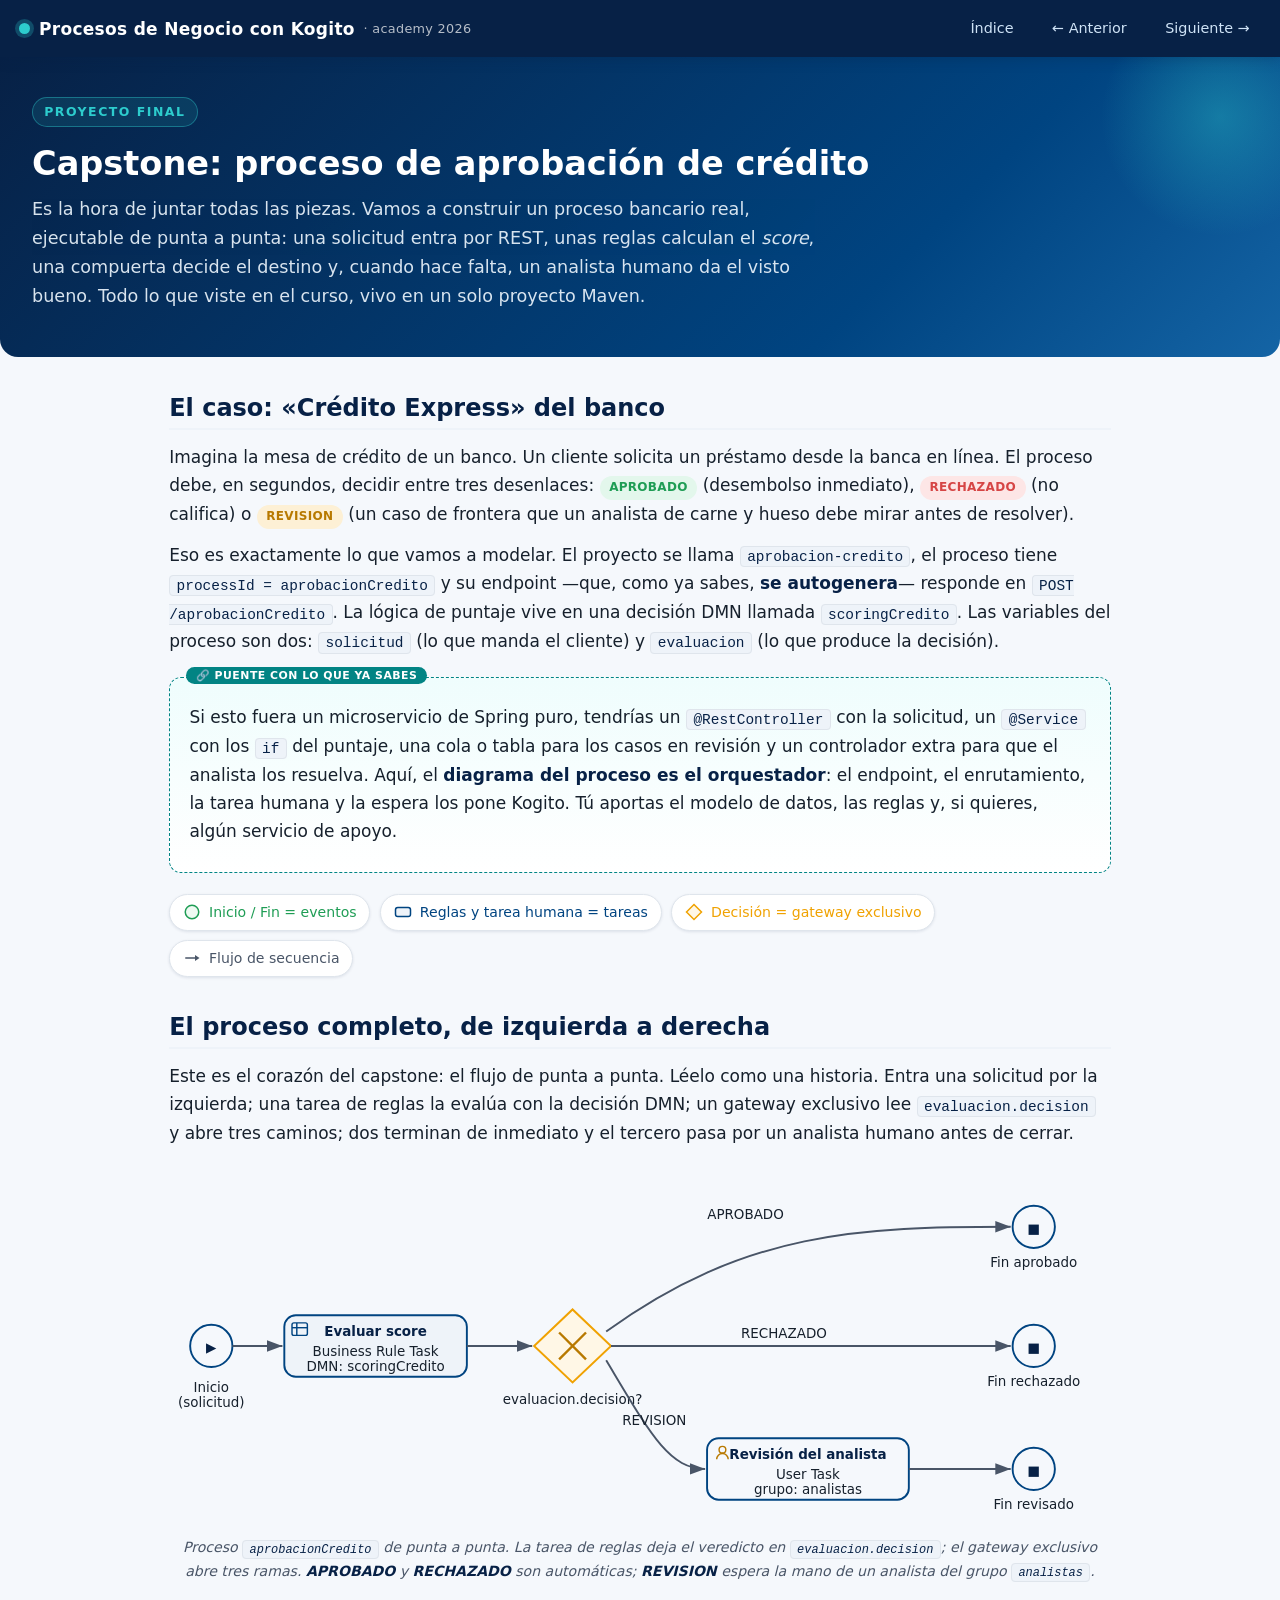
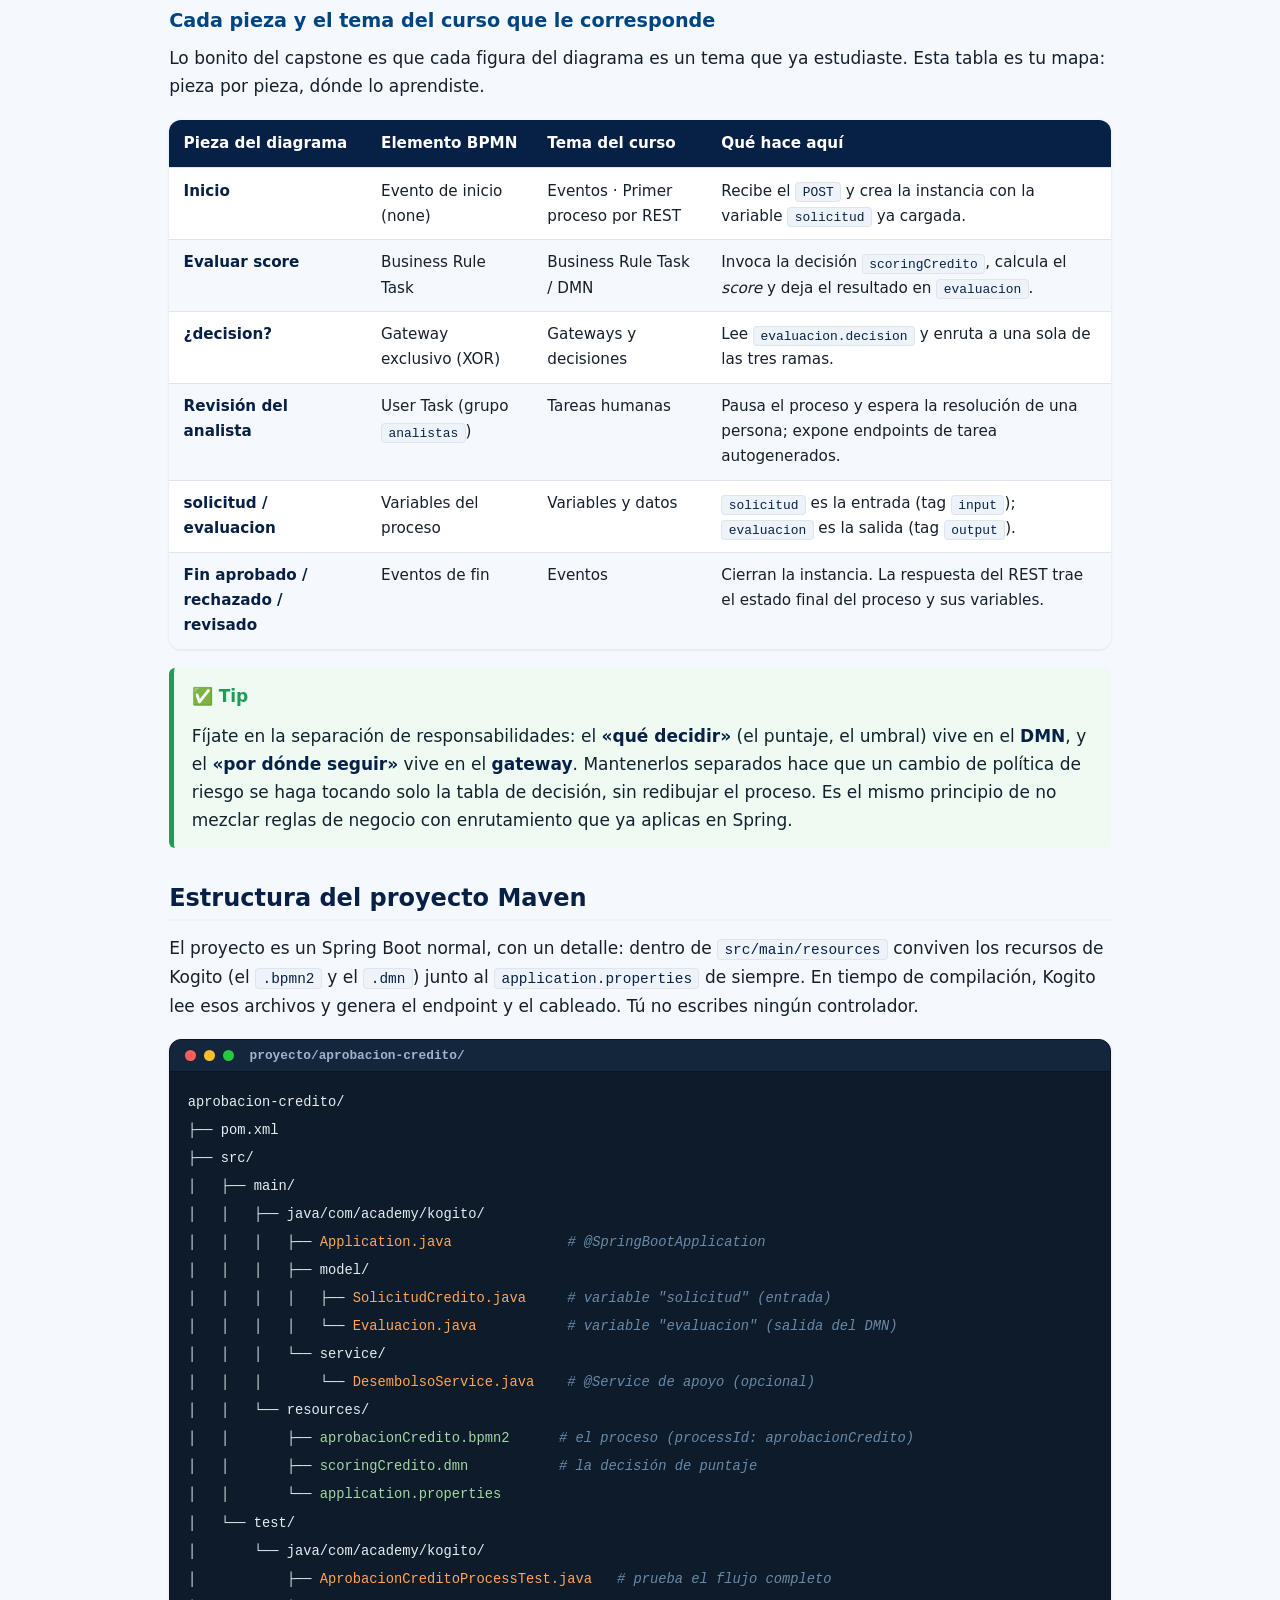
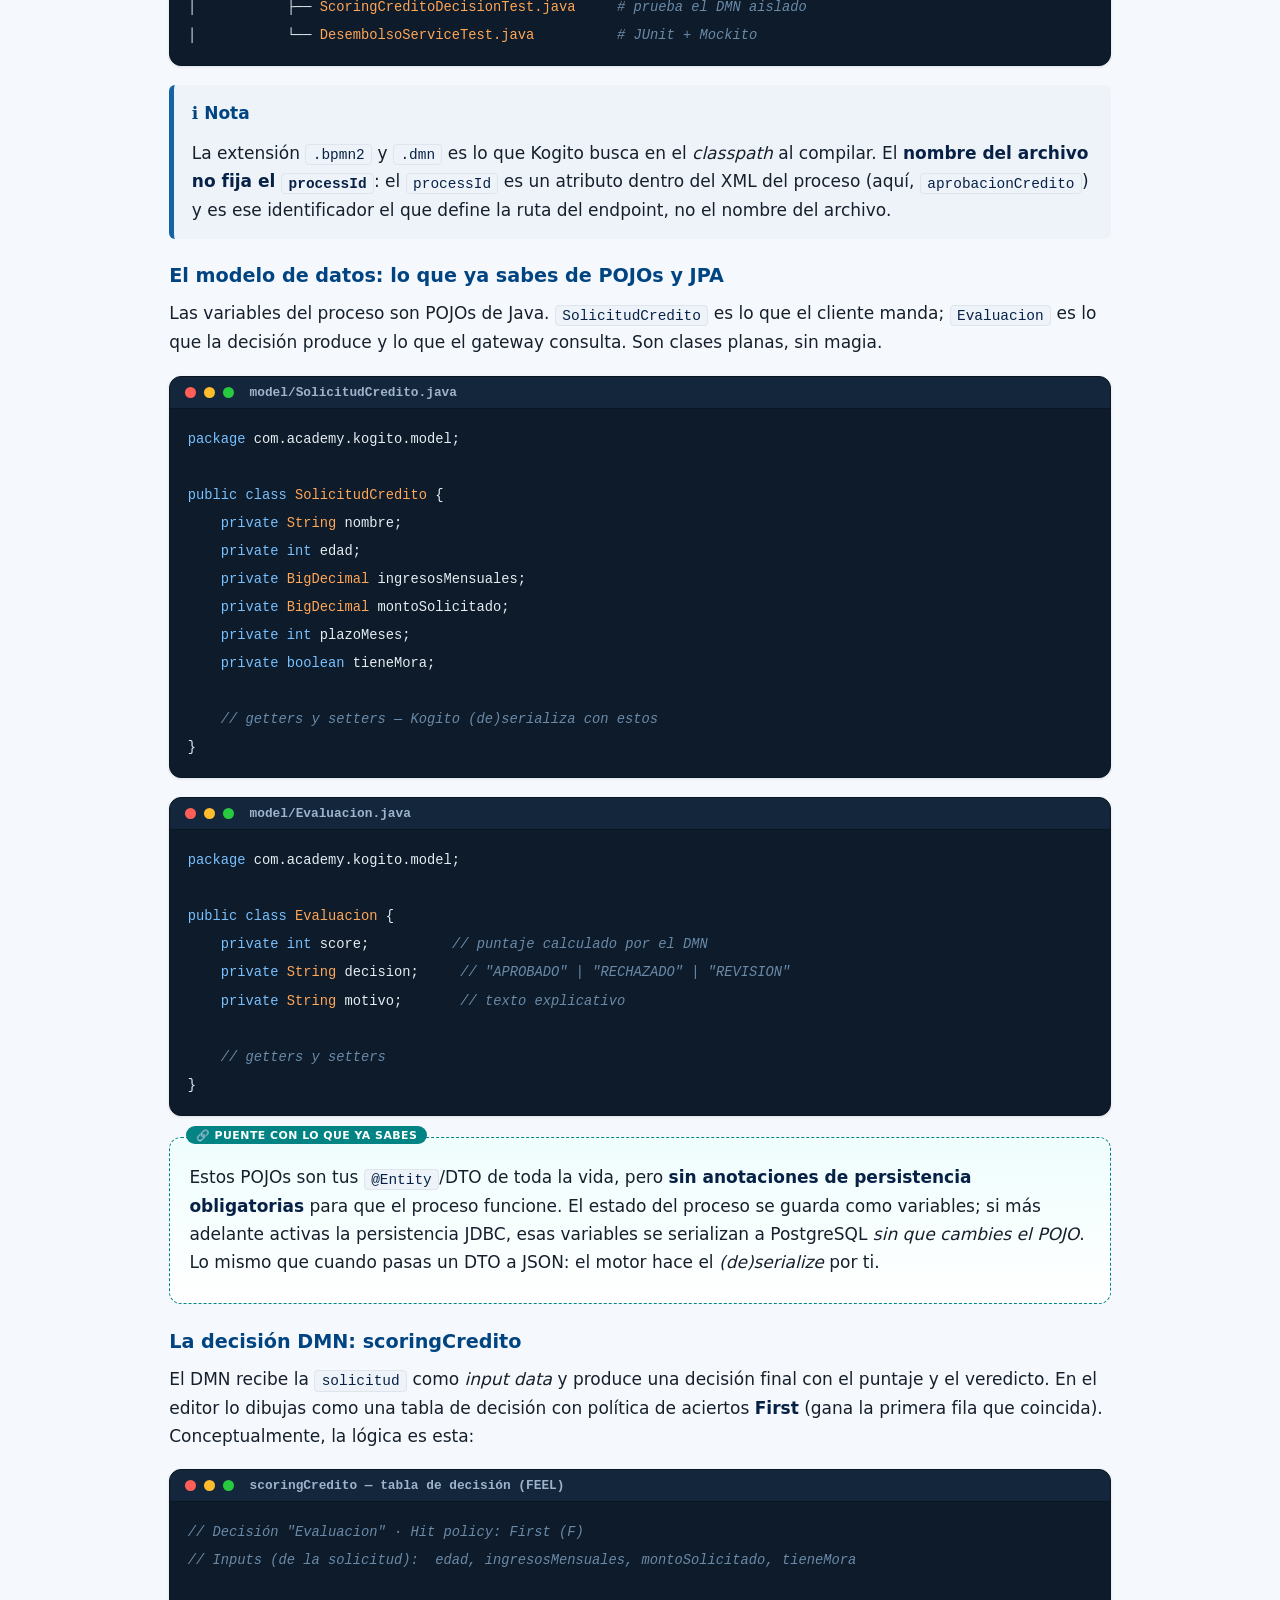
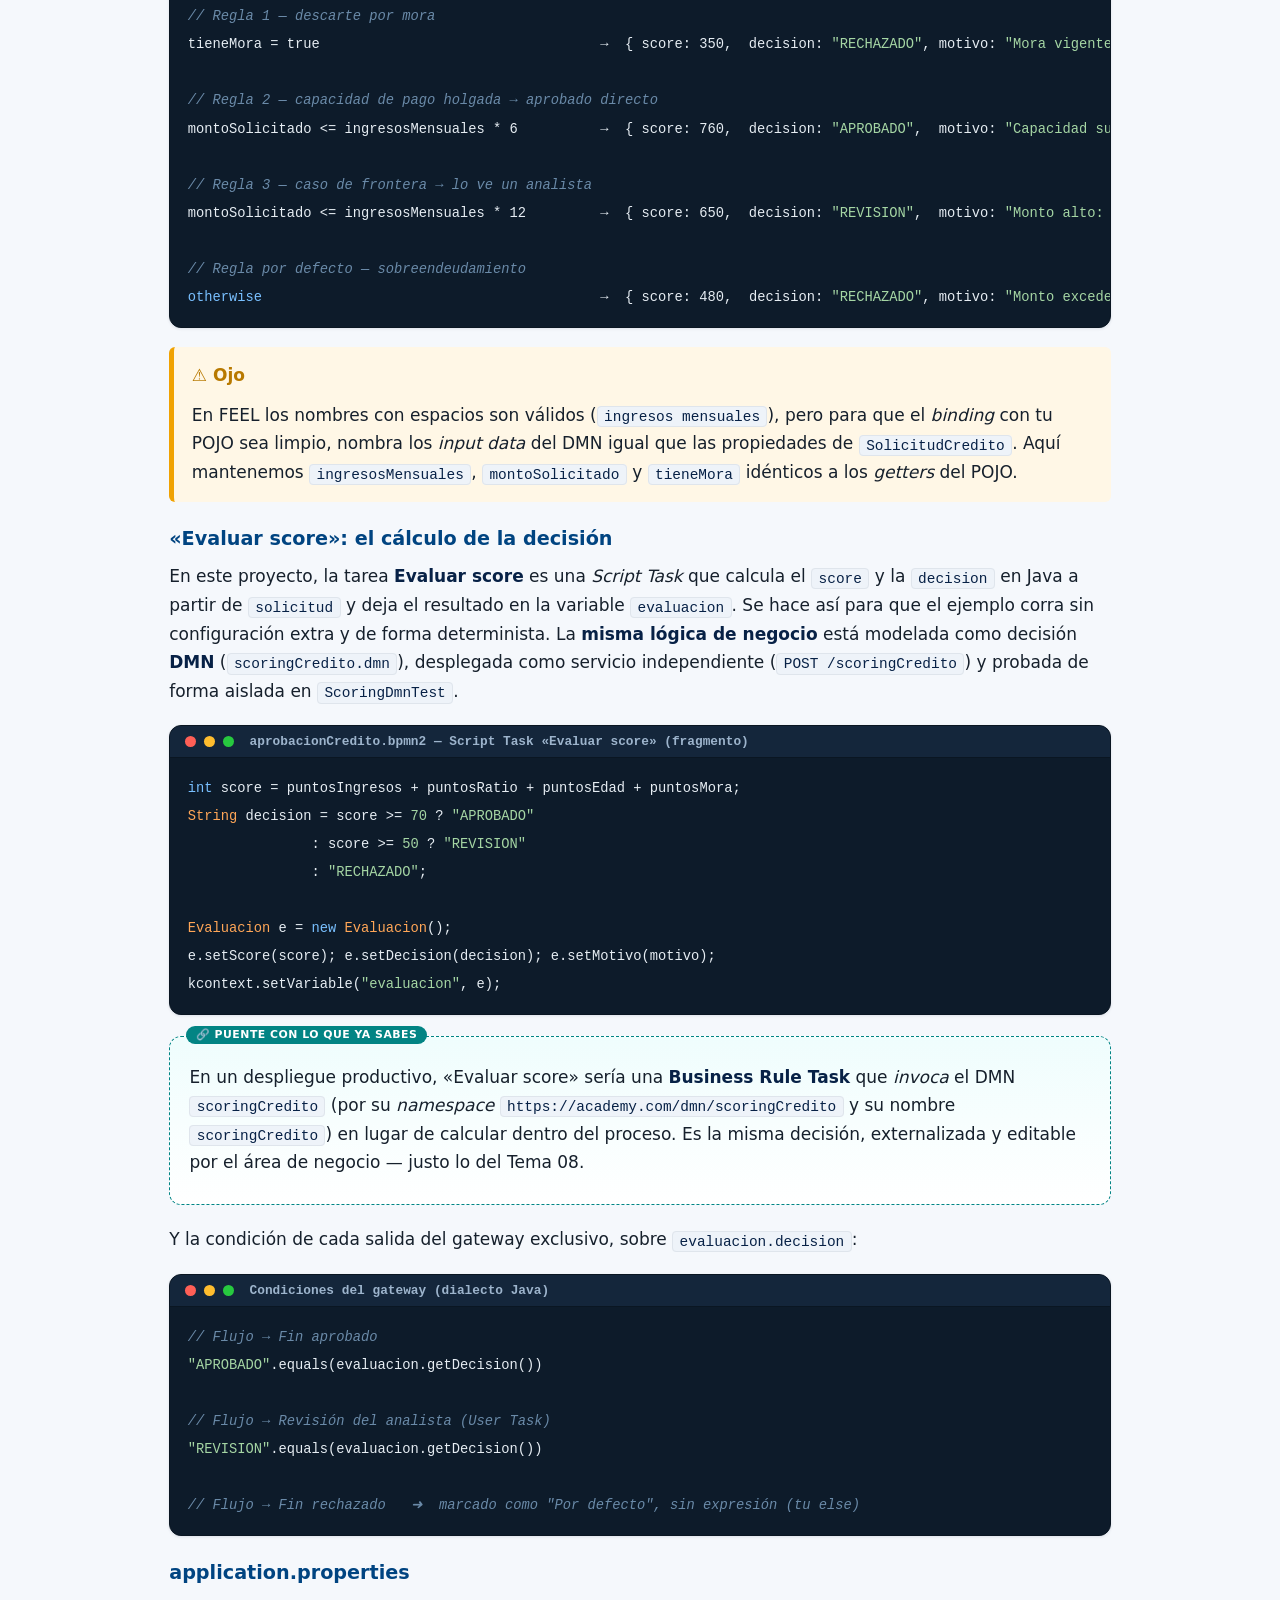
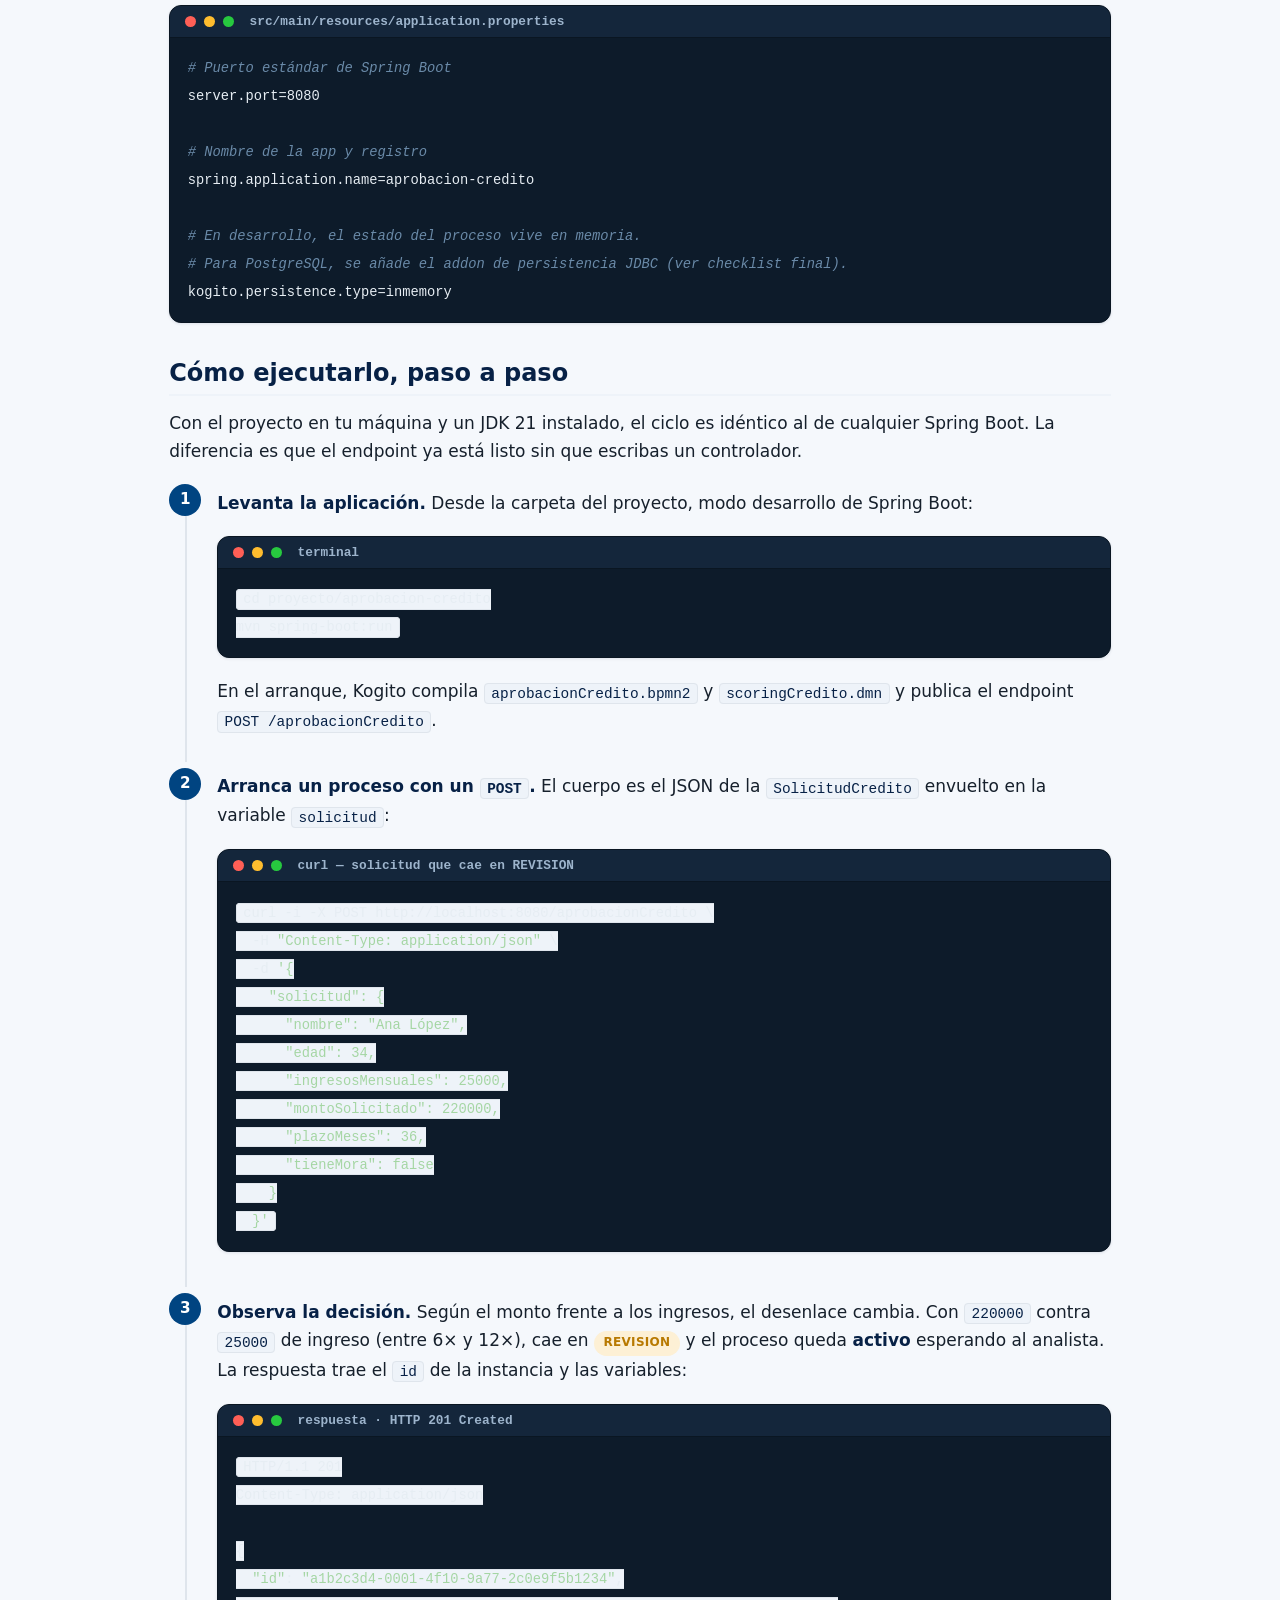
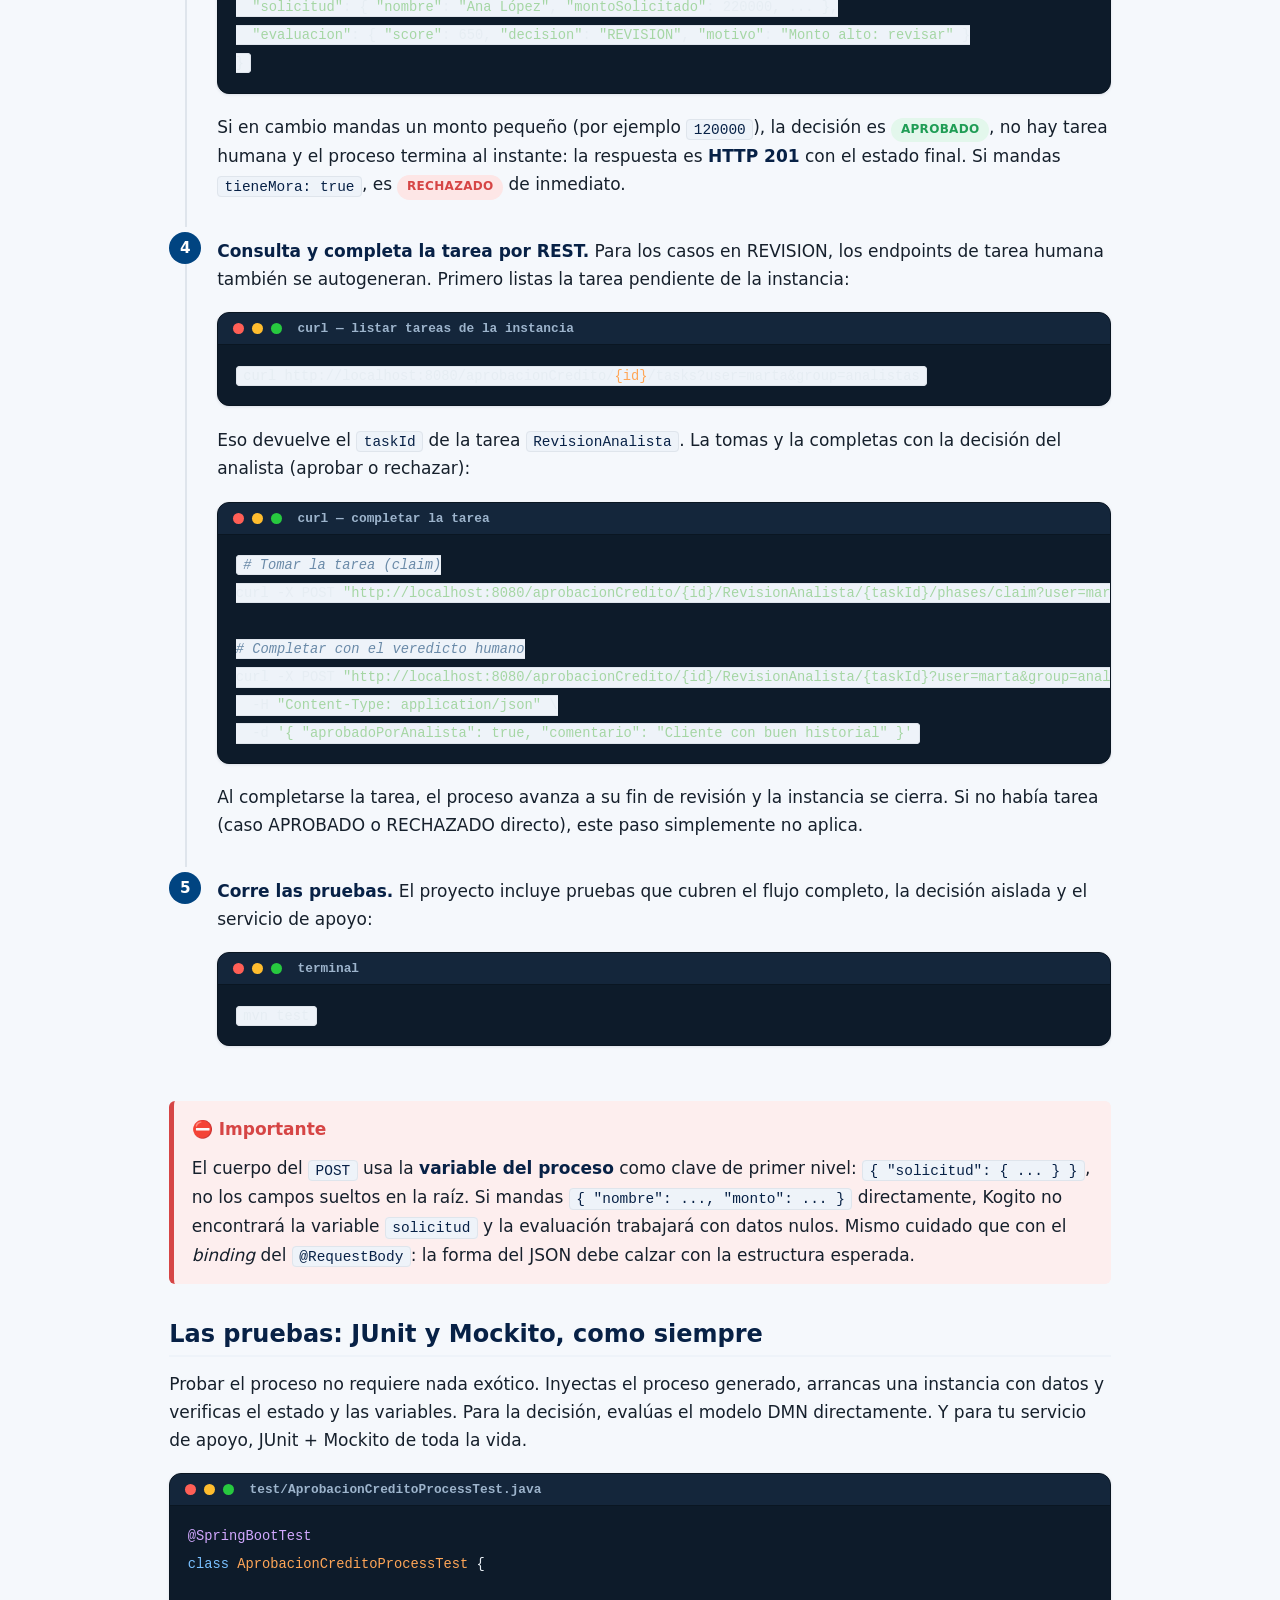
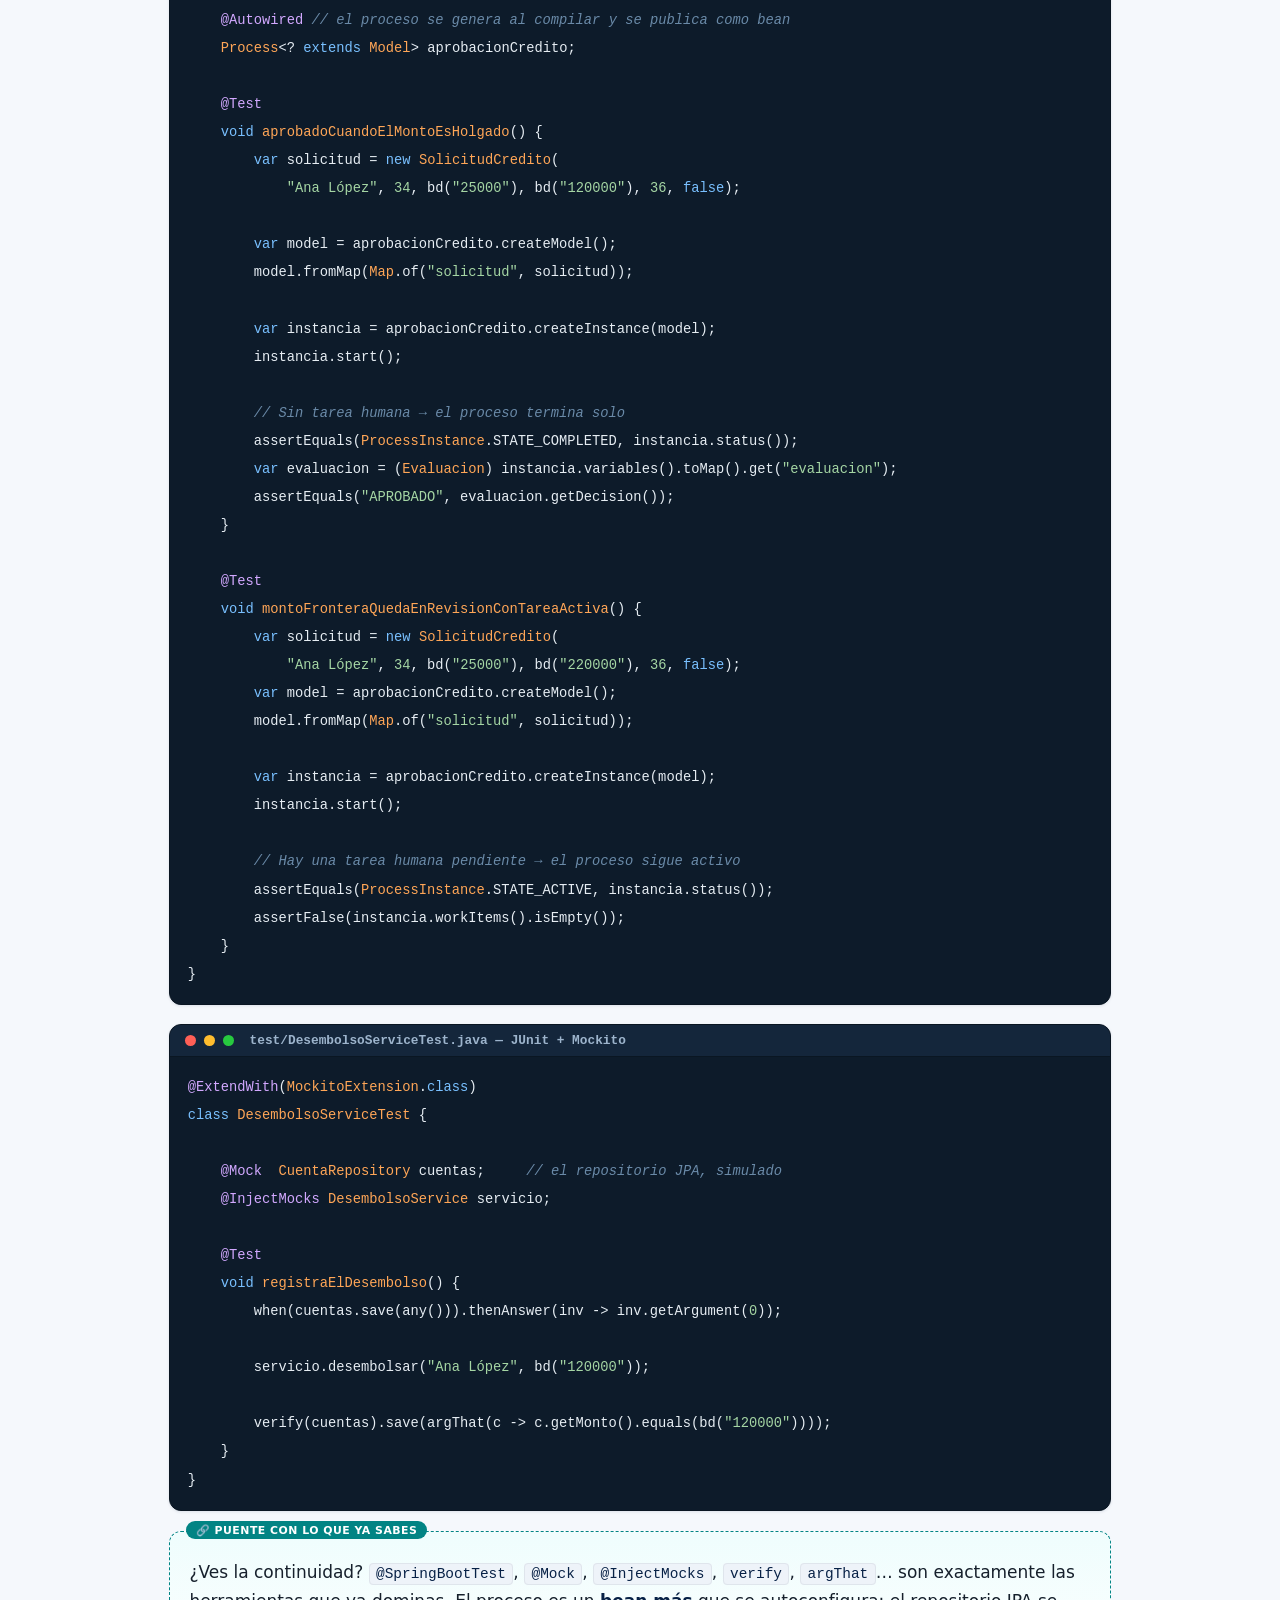
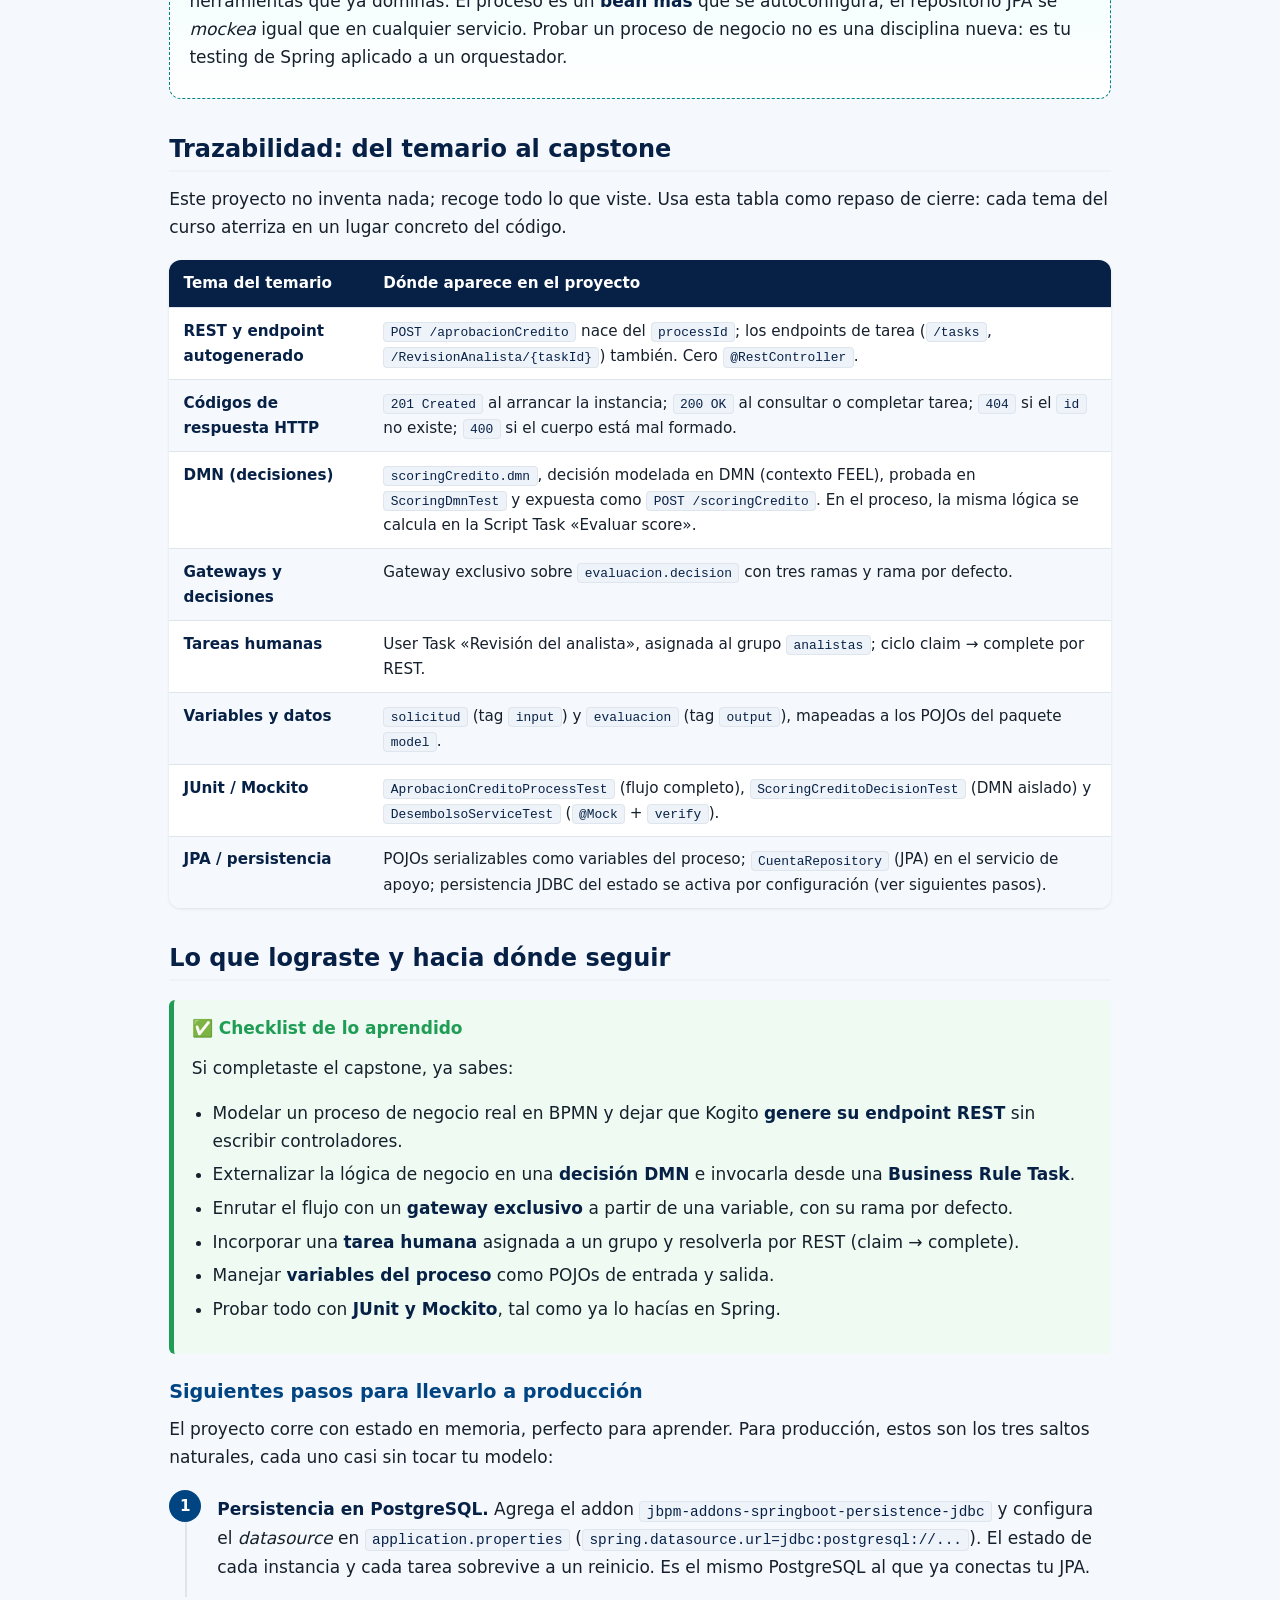
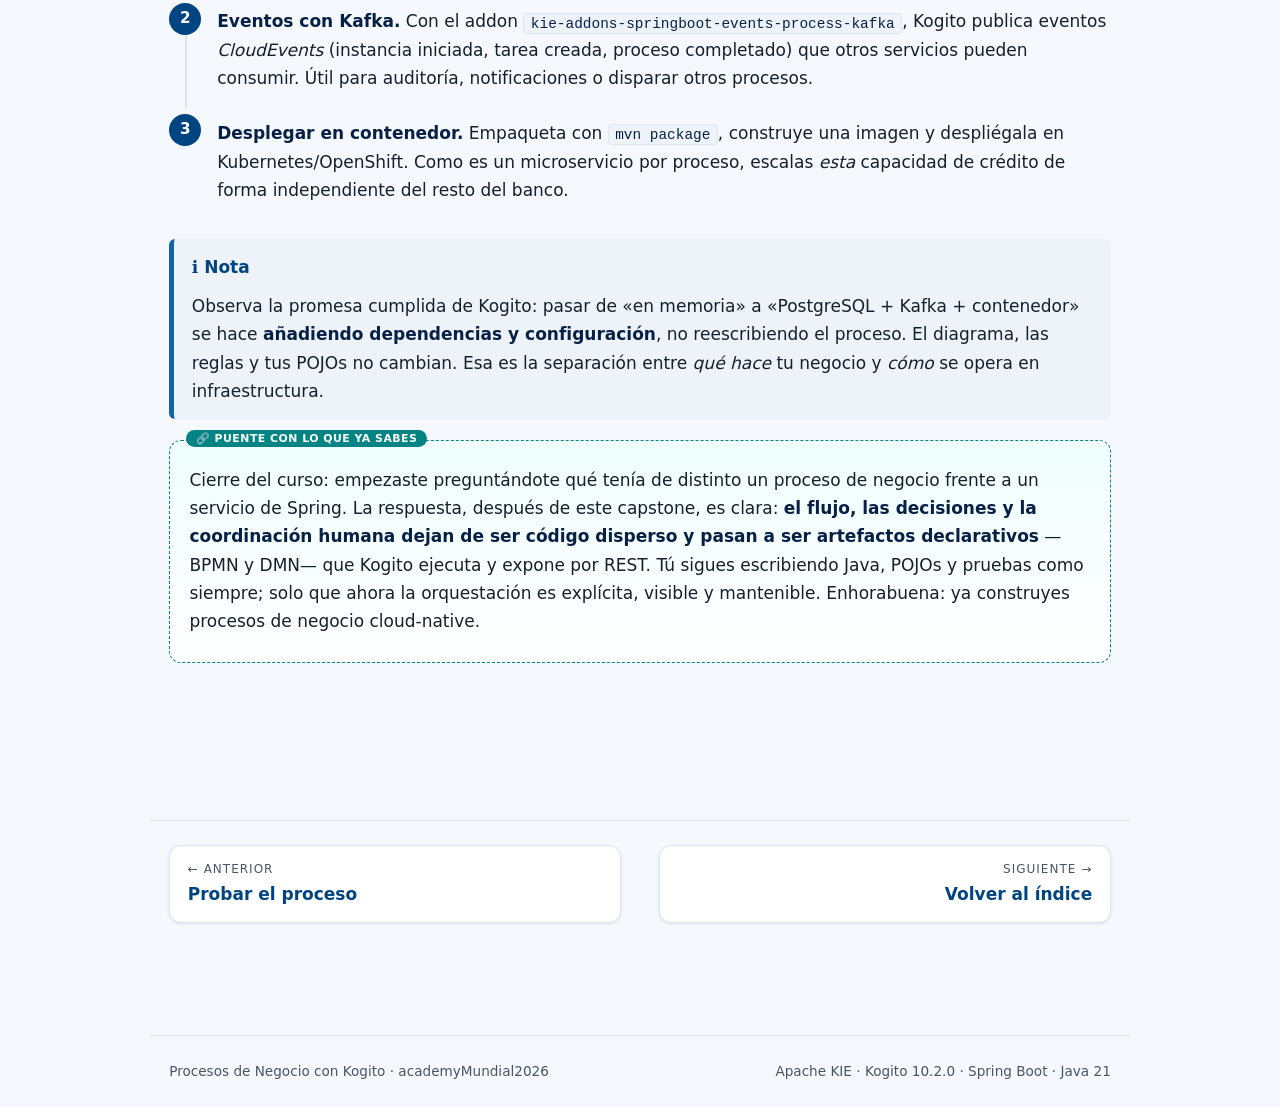
<file: kogito/paginas/12-capstone-aprobacion-credito.html>
<!DOCTYPE html>
<html lang="es">
<head>
  <meta charset="UTF-8">
  <meta name="viewport" content="width=device-width, initial-scale=1.0">
  <title>Proyecto final · Capstone: proceso de aprobación de crédito — Procesos de Negocio con Kogito</title>
  <link rel="stylesheet" href="../assets/estilos.css">
</head>
<body>

  <!-- Barra superior -->
  <nav class="barra">
    <span class="marca"><span class="punto"></span> Procesos de Negocio con Kogito <small class="oculta-movil">· academy 2026</small></span>
    <span class="crece"></span>
    <a href="../index.html">Índice</a>
    <a href="11-testing-proceso.html" class="oculta-movil">← Anterior</a>
    <a href="../index.html">Siguiente →</a>
  </nav>

  <!-- Cabecera con degradado -->
  <header class="cabecera">
    <span class="etiqueta">Proyecto final</span>
    <h1>Capstone: proceso de aprobación de crédito</h1>
    <p class="bajada">Es la hora de juntar todas las piezas. Vamos a construir un proceso bancario real, ejecutable de punta a punta: una solicitud entra por REST, unas reglas calculan el <em>score</em>, una compuerta decide el destino y, cuando hace falta, un analista humano da el visto bueno. Todo lo que viste en el curso, vivo en un solo proyecto Maven.</p>
  </header>

  <main class="envoltura">

    <section class="seccion">
      <h2>El caso: «Crédito Express» del banco</h2>
      <p>Imagina la mesa de crédito de un banco. Un cliente solicita un préstamo desde la banca en línea. El proceso debe, en segundos, decidir entre tres desenlaces: <span class="pildora verde">APROBADO</span> (desembolso inmediato), <span class="pildora rojo">RECHAZADO</span> (no califica) o <span class="pildora ambar">REVISION</span> (un caso de frontera que un analista de carne y hueso debe mirar antes de resolver).</p>

      <p>Eso es exactamente lo que vamos a modelar. El proyecto se llama <code class="en-linea">aprobacion-credito</code>, el proceso tiene <code class="en-linea">processId = aprobacionCredito</code> y su endpoint —que, como ya sabes, <strong>se autogenera</strong>— responde en <code class="en-linea">POST /aprobacionCredito</code>. La lógica de puntaje vive en una decisión DMN llamada <code class="en-linea">scoringCredito</code>. Las variables del proceso son dos: <code class="en-linea">solicitud</code> (lo que manda el cliente) y <code class="en-linea">evaluacion</code> (lo que produce la decisión).</p>

      <div class="puente">
        <p>Si esto fuera un microservicio de Spring puro, tendrías un <code class="en-linea">@RestController</code> con la solicitud, un <code class="en-linea">@Service</code> con los <code class="en-linea">if</code> del puntaje, una cola o tabla para los casos en revisión y un controlador extra para que el analista los resuelva. Aquí, el <strong>diagrama del proceso es el orquestador</strong>: el endpoint, el enrutamiento, la tarea humana y la espera los pone Kogito. Tú aportas el modelo de datos, las reglas y, si quieres, algún servicio de apoyo.</p>
      </div>

      <div class="chips">
        <span class="chip bpmn-evento">
          <svg class="ico" viewBox="0 0 24 24"><circle cx="12" cy="12" r="9" fill="#eefaf2" stroke="#1f9d55" stroke-width="2"></circle></svg>
          Inicio / Fin = eventos
        </span>
        <span class="chip bpmn-tarea">
          <svg class="ico" viewBox="0 0 24 24"><rect x="2" y="6" width="20" height="12" rx="3" fill="#eef3f9" stroke="#004481" stroke-width="2"></rect></svg>
          Reglas y tarea humana = tareas
        </span>
        <span class="chip bpmn-gateway">
          <svg class="ico" viewBox="0 0 24 24"><path d="M12 2 L22 12 L12 22 L2 12 Z" fill="#fff7e6" stroke="#f0a202" stroke-width="2"></path></svg>
          Decisión = gateway exclusivo
        </span>
        <span class="chip bpmn-flujo">
          <svg class="ico" viewBox="0 0 24 24"><line x1="3" y1="12" x2="18" y2="12" stroke="#495567" stroke-width="2"></line><path d="M16,8 L22,12 L16,16 Z" fill="#495567"></path></svg>
          Flujo de secuencia
        </span>
      </div>
    </section>

    <section class="seccion">
      <h2>El proceso completo, de izquierda a derecha</h2>
      <p>Este es el corazón del capstone: el flujo de punta a punta. Léelo como una historia. Entra una solicitud por la izquierda; una tarea de reglas la evalúa con la decisión DMN; un gateway exclusivo lee <code class="en-linea">evaluacion.decision</code> y abre tres caminos; dos terminan de inmediato y el tercero pasa por un analista humano antes de cerrar.</p>

      <figure class="diagrama">
        <svg viewBox="0 0 980 360" role="img" aria-label="Proceso de aprobación de crédito de punta a punta: inicio, tarea de reglas que evalúa el score con la decisión DMN scoringCredito, gateway exclusivo según evaluacion.decision con tres ramas (aprobado y rechazado terminan de inmediato; revisión pasa por una tarea humana del grupo analistas antes de su fin)">
          <defs>
            <marker id="flecha" markerWidth="10" markerHeight="10" refX="8" refY="3" orient="auto" markerUnits="strokeWidth">
              <path d="M0,0 L8,3 L0,6 Z" fill="#495567"></path>
            </marker>
          </defs>

          <!-- Inicio -->
          <circle cx="44" cy="180" r="22" class="svg-borde" fill="#eefaf2" stroke="#1f9d55"></circle>
          <text x="44" y="186" text-anchor="middle" class="svg-texto-b">▶</text>
          <text x="44" y="228" text-anchor="middle" class="svg-texto">Inicio</text>
          <text x="44" y="244" text-anchor="middle" class="svg-texto">(solicitud)</text>

          <!-- Business Rule Task -->
          <rect x="120" y="148" width="190" height="64" rx="12" class="svg-borde svg-relleno"></rect>
          <text x="215" y="170" text-anchor="middle" class="svg-texto-b">Evaluar score</text>
          <text x="215" y="190" text-anchor="middle" class="svg-texto">Business Rule Task</text>
          <text x="215" y="206" text-anchor="middle" class="svg-texto">DMN: scoringCredito</text>
          <!-- marca de tabla/reglas en la esquina -->
          <rect x="128" y="156" width="16" height="13" rx="2" fill="none" stroke="#004481" stroke-width="1.5"></rect>
          <line x1="128" y1="161" x2="144" y2="161" stroke="#004481" stroke-width="1.5"></line>
          <line x1="133" y1="156" x2="133" y2="169" stroke="#004481" stroke-width="1.5"></line>

          <!-- Gateway exclusivo -->
          <path d="M380 180 L420 142 L460 180 L420 218 Z" fill="#fff7e6" stroke="#f0a202" stroke-width="2"></path>
          <line x1="406" y1="166" x2="434" y2="194" stroke="#b87900" stroke-width="2.5"></line>
          <line x1="434" y1="166" x2="406" y2="194" stroke="#b87900" stroke-width="2.5"></line>
          <text x="420" y="240" text-anchor="middle" class="svg-texto">evaluacion.decision?</text>

          <!-- Rama APROBADO -->
          <circle cx="900" cy="56" r="22" class="svg-borde" fill="#e3f7ec" stroke="#1f9d55" stroke-width="3.5"></circle>
          <text x="900" y="62" text-anchor="middle" class="svg-texto-b">■</text>
          <text x="900" y="98" text-anchor="middle" class="svg-texto">Fin aprobado</text>

          <!-- Rama RECHAZADO -->
          <circle cx="900" cy="180" r="22" class="svg-borde" fill="#fde6e6" stroke="#d64545" stroke-width="3.5"></circle>
          <text x="900" y="186" text-anchor="middle" class="svg-texto-b">■</text>
          <text x="900" y="222" text-anchor="middle" class="svg-texto">Fin rechazado</text>

          <!-- Rama REVISION: User Task -->
          <rect x="560" y="276" width="210" height="64" rx="12" class="svg-borde" fill="#fdf0d5" stroke="#b87900"></rect>
          <text x="665" y="298" text-anchor="middle" class="svg-texto-b">Revisión del analista</text>
          <text x="665" y="318" text-anchor="middle" class="svg-texto">User Task</text>
          <text x="665" y="334" text-anchor="middle" class="svg-texto">grupo: analistas</text>
          <!-- marca de persona en la esquina -->
          <circle cx="576" cy="288" r="3.5" fill="none" stroke="#b87900" stroke-width="1.5"></circle>
          <path d="M570 298 a6 6 0 0 1 12 0" fill="none" stroke="#b87900" stroke-width="1.5"></path>
          <!-- Fin revisión -->
          <circle cx="900" cy="308" r="22" class="svg-borde" fill="#fdf0d5" stroke="#b87900" stroke-width="3.5"></circle>
          <text x="900" y="314" text-anchor="middle" class="svg-texto-b">■</text>
          <text x="900" y="350" text-anchor="middle" class="svg-texto">Fin revisado</text>

          <!-- Flechas principales -->
          <line x1="66" y1="180" x2="118" y2="180" class="svg-flecha"></line>
          <line x1="310" y1="180" x2="378" y2="180" class="svg-flecha"></line>

          <!-- Gateway -> APROBADO -->
          <path d="M455 165 C 600 60, 720 56, 876 56" class="svg-flecha"></path>
          <text x="600" y="48" text-anchor="middle" class="svg-texto">APROBADO</text>
          <!-- Gateway -> RECHAZADO -->
          <line x1="460" y1="180" x2="876" y2="180" class="svg-flecha"></line>
          <text x="640" y="172" text-anchor="middle" class="svg-texto">RECHAZADO</text>
          <!-- Gateway -> REVISION (user task) -->
          <path d="M455 195 C 500 270, 520 308, 558 308" class="svg-flecha"></path>
          <text x="505" y="262" text-anchor="middle" class="svg-texto">REVISION</text>
          <!-- User Task -> Fin revisión -->
          <line x1="770" y1="308" x2="876" y2="308" class="svg-flecha"></line>
        </svg>
        <figcaption>Proceso <code class="en-linea">aprobacionCredito</code> de punta a punta. La tarea de reglas deja el veredicto en <code class="en-linea">evaluacion.decision</code>; el gateway exclusivo abre tres ramas. <strong>APROBADO</strong> y <strong>RECHAZADO</strong> son automáticas; <strong>REVISION</strong> espera la mano de un analista del grupo <code class="en-linea">analistas</code>.</figcaption>
      </figure>

      <h3>Cada pieza y el tema del curso que le corresponde</h3>
      <p>Lo bonito del capstone es que cada figura del diagrama es un tema que ya estudiaste. Esta tabla es tu mapa: pieza por pieza, dónde lo aprendiste.</p>

      <table class="tabla">
        <thead>
          <tr><th>Pieza del diagrama</th><th>Elemento BPMN</th><th>Tema del curso</th><th>Qué hace aquí</th></tr>
        </thead>
        <tbody>
          <tr>
            <td><strong>Inicio</strong></td>
            <td>Evento de inicio (none)</td>
            <td>Eventos · Primer proceso por REST</td>
            <td>Recibe el <code>POST</code> y crea la instancia con la variable <code>solicitud</code> ya cargada.</td>
          </tr>
          <tr>
            <td><strong>Evaluar score</strong></td>
            <td>Business Rule Task</td>
            <td>Business Rule Task / DMN</td>
            <td>Invoca la decisión <code>scoringCredito</code>, calcula el <em>score</em> y deja el resultado en <code>evaluacion</code>.</td>
          </tr>
          <tr>
            <td><strong>¿decision?</strong></td>
            <td>Gateway exclusivo (XOR)</td>
            <td>Gateways y decisiones</td>
            <td>Lee <code>evaluacion.decision</code> y enruta a una sola de las tres ramas.</td>
          </tr>
          <tr>
            <td><strong>Revisión del analista</strong></td>
            <td>User Task (grupo <code>analistas</code>)</td>
            <td>Tareas humanas</td>
            <td>Pausa el proceso y espera la resolución de una persona; expone endpoints de tarea autogenerados.</td>
          </tr>
          <tr>
            <td><strong>solicitud / evaluacion</strong></td>
            <td>Variables del proceso</td>
            <td>Variables y datos</td>
            <td><code>solicitud</code> es la entrada (tag <code>input</code>); <code>evaluacion</code> es la salida (tag <code>output</code>).</td>
          </tr>
          <tr>
            <td><strong>Fin aprobado / rechazado / revisado</strong></td>
            <td>Eventos de fin</td>
            <td>Eventos</td>
            <td>Cierran la instancia. La respuesta del REST trae el estado final del proceso y sus variables.</td>
          </tr>
        </tbody>
      </table>

      <div class="aviso tip"><div class="titulo">✅ Tip</div><p>Fíjate en la separación de responsabilidades: el <strong>«qué decidir»</strong> (el puntaje, el umbral) vive en el <strong>DMN</strong>, y el <strong>«por dónde seguir»</strong> vive en el <strong>gateway</strong>. Mantenerlos separados hace que un cambio de política de riesgo se haga tocando solo la tabla de decisión, sin redibujar el proceso. Es el mismo principio de no mezclar reglas de negocio con enrutamiento que ya aplicas en Spring.</p></div>
    </section>

    <section class="seccion">
      <h2>Estructura del proyecto Maven</h2>
      <p>El proyecto es un Spring Boot normal, con un detalle: dentro de <code class="en-linea">src/main/resources</code> conviven los recursos de Kogito (el <code class="en-linea">.bpmn2</code> y el <code class="en-linea">.dmn</code>) junto al <code class="en-linea">application.properties</code> de siempre. En tiempo de compilación, Kogito lee esos archivos y genera el endpoint y el cableado. Tú no escribes ningún controlador.</p>

      <div class="codigo">
        <div class="barra-cod"><span class="sem r"></span><span class="sem a"></span><span class="sem v"></span><span class="arch">proyecto/aprobacion-credito/</span></div>
        <pre><code>aprobacion-credito/
├── pom.xml
├── src/
│   ├── main/
│   │   ├── java/com/academy/kogito/
│   │   │   ├── <span class="typ">Application.java</span>              <span class="cmt"># @SpringBootApplication</span>
│   │   │   ├── model/
│   │   │   │   ├── <span class="typ">SolicitudCredito.java</span>     <span class="cmt"># variable "solicitud" (entrada)</span>
│   │   │   │   └── <span class="typ">Evaluacion.java</span>           <span class="cmt"># variable "evaluacion" (salida del DMN)</span>
│   │   │   └── service/
│   │   │       └── <span class="typ">DesembolsoService.java</span>    <span class="cmt"># @Service de apoyo (opcional)</span>
│   │   └── resources/
│   │       ├── <span class="str">aprobacionCredito.bpmn2</span>      <span class="cmt"># el proceso (processId: aprobacionCredito)</span>
│   │       ├── <span class="str">scoringCredito.dmn</span>           <span class="cmt"># la decisión de puntaje</span>
│   │       └── <span class="str">application.properties</span>
│   └── test/
│       └── java/com/academy/kogito/
│           ├── <span class="typ">AprobacionCreditoProcessTest.java</span>   <span class="cmt"># prueba el flujo completo</span>
│           ├── <span class="typ">ScoringCreditoDecisionTest.java</span>     <span class="cmt"># prueba el DMN aislado</span>
│           └── <span class="typ">DesembolsoServiceTest.java</span>          <span class="cmt"># JUnit + Mockito</span></code></pre>
      </div>

      <div class="aviso"><div class="titulo">ℹ️ Nota</div><p>La extensión <code class="en-linea">.bpmn2</code> y <code class="en-linea">.dmn</code> es lo que Kogito busca en el <em>classpath</em> al compilar. El <strong>nombre del archivo no fija el <code>processId</code></strong>: el <code>processId</code> es un atributo dentro del XML del proceso (aquí, <code>aprobacionCredito</code>) y es ese identificador el que define la ruta del endpoint, no el nombre del archivo.</p></div>

      <h3>El modelo de datos: lo que ya sabes de POJOs y JPA</h3>
      <p>Las variables del proceso son POJOs de Java. <code class="en-linea">SolicitudCredito</code> es lo que el cliente manda; <code class="en-linea">Evaluacion</code> es lo que la decisión produce y lo que el gateway consulta. Son clases planas, sin magia.</p>

      <div class="codigo">
        <div class="barra-cod"><span class="sem r"></span><span class="sem a"></span><span class="sem v"></span><span class="arch">model/SolicitudCredito.java</span></div>
        <pre><code><span class="kw">package</span> com.academy.kogito.model;

<span class="kw">public class</span> <span class="typ">SolicitudCredito</span> {
    <span class="kw">private</span> <span class="typ">String</span> nombre;
    <span class="kw">private</span> <span class="kw">int</span> edad;
    <span class="kw">private</span> <span class="typ">BigDecimal</span> ingresosMensuales;
    <span class="kw">private</span> <span class="typ">BigDecimal</span> montoSolicitado;
    <span class="kw">private</span> <span class="kw">int</span> plazoMeses;
    <span class="kw">private</span> <span class="kw">boolean</span> tieneMora;

    <span class="cmt">// getters y setters — Kogito (de)serializa con estos</span>
}</code></pre>
      </div>

      <div class="codigo">
        <div class="barra-cod"><span class="sem r"></span><span class="sem a"></span><span class="sem v"></span><span class="arch">model/Evaluacion.java</span></div>
        <pre><code><span class="kw">package</span> com.academy.kogito.model;

<span class="kw">public class</span> <span class="typ">Evaluacion</span> {
    <span class="kw">private</span> <span class="kw">int</span> score;          <span class="cmt">// puntaje calculado por el DMN</span>
    <span class="kw">private</span> <span class="typ">String</span> decision;     <span class="cmt">// "APROBADO" | "RECHAZADO" | "REVISION"</span>
    <span class="kw">private</span> <span class="typ">String</span> motivo;       <span class="cmt">// texto explicativo</span>

    <span class="cmt">// getters y setters</span>
}</code></pre>
      </div>

      <div class="puente">
        <p>Estos POJOs son tus <code class="en-linea">@Entity</code>/DTO de toda la vida, pero <strong>sin anotaciones de persistencia obligatorias</strong> para que el proceso funcione. El estado del proceso se guarda como variables; si más adelante activas la persistencia JDBC, esas variables se serializan a PostgreSQL <em>sin que cambies el POJO</em>. Lo mismo que cuando pasas un DTO a JSON: el motor hace el <em>(de)serialize</em> por ti.</p>
      </div>

      <h3>La decisión DMN: scoringCredito</h3>
      <p>El DMN recibe la <code class="en-linea">solicitud</code> como <em>input data</em> y produce una decisión final con el puntaje y el veredicto. En el editor lo dibujas como una tabla de decisión con política de aciertos <strong>First</strong> (gana la primera fila que coincida). Conceptualmente, la lógica es esta:</p>

      <div class="codigo">
        <div class="barra-cod"><span class="sem r"></span><span class="sem a"></span><span class="sem v"></span><span class="arch">scoringCredito — tabla de decisión (FEEL)</span></div>
        <pre><code><span class="cmt">// Decisión "Evaluacion" · Hit policy: First (F)</span>
<span class="cmt">// Inputs (de la solicitud):  edad, ingresosMensuales, montoSolicitado, tieneMora</span>

<span class="cmt">// Regla 1 — descarte por mora</span>
tieneMora = true                                  →  { score: 350,  decision: <span class="str">"RECHAZADO"</span>, motivo: <span class="str">"Mora vigente"</span> }

<span class="cmt">// Regla 2 — capacidad de pago holgada → aprobado directo</span>
montoSolicitado &lt;= ingresosMensuales * 6          →  { score: 760,  decision: <span class="str">"APROBADO"</span>,  motivo: <span class="str">"Capacidad suficiente"</span> }

<span class="cmt">// Regla 3 — caso de frontera → lo ve un analista</span>
montoSolicitado &lt;= ingresosMensuales * 12         →  { score: 650,  decision: <span class="str">"REVISION"</span>,  motivo: <span class="str">"Monto alto: revisar"</span> }

<span class="cmt">// Regla por defecto — sobreendeudamiento</span>
<span class="kw">otherwise</span>                                         →  { score: 480,  decision: <span class="str">"RECHAZADO"</span>, motivo: <span class="str">"Monto excede capacidad"</span> }</code></pre>
      </div>

      <div class="aviso ojo"><div class="titulo">⚠️ Ojo</div><p>En FEEL los nombres con espacios son válidos (<code class="en-linea">ingresos mensuales</code>), pero para que el <em>binding</em> con tu POJO sea limpio, nombra los <em>input data</em> del DMN igual que las propiedades de <code class="en-linea">SolicitudCredito</code>. Aquí mantenemos <code class="en-linea">ingresosMensuales</code>, <code class="en-linea">montoSolicitado</code> y <code class="en-linea">tieneMora</code> idénticos a los <em>getters</em> del POJO.</p></div>

      <h3>«Evaluar score»: el cálculo de la decisión</h3>
      <p>En este proyecto, la tarea <strong>Evaluar score</strong> es una <em>Script Task</em> que calcula el <code class="en-linea">score</code> y la <code class="en-linea">decision</code> en Java a partir de <code class="en-linea">solicitud</code> y deja el resultado en la variable <code class="en-linea">evaluacion</code>. Se hace así para que el ejemplo corra sin configuración extra y de forma determinista. La <strong>misma lógica de negocio</strong> está modelada como decisión <strong>DMN</strong> (<code class="en-linea">scoringCredito.dmn</code>), desplegada como servicio independiente (<code class="en-linea">POST /scoringCredito</code>) y probada de forma aislada en <code class="en-linea">ScoringDmnTest</code>.</p>

      <div class="codigo">
        <div class="barra-cod"><span class="sem r"></span><span class="sem a"></span><span class="sem v"></span><span class="arch">aprobacionCredito.bpmn2 — Script Task «Evaluar score» (fragmento)</span></div>
        <pre><code><span class="kw">int</span> score = puntosIngresos + puntosRatio + puntosEdad + puntosMora;
<span class="typ">String</span> decision = score &gt;= <span class="str">70</span> ? <span class="str">"APROBADO"</span>
               : score &gt;= <span class="str">50</span> ? <span class="str">"REVISION"</span>
               : <span class="str">"RECHAZADO"</span>;

<span class="typ">Evaluacion</span> e = <span class="kw">new</span> <span class="typ">Evaluacion</span>();
e.setScore(score); e.setDecision(decision); e.setMotivo(motivo);
kcontext.setVariable(<span class="str">"evaluacion"</span>, e);</code></pre>
      </div>

      <div class="puente">
        <p>En un despliegue productivo, «Evaluar score» sería una <strong>Business Rule Task</strong> que <em>invoca</em> el DMN <code class="en-linea">scoringCredito</code> (por su <em>namespace</em> <code class="en-linea">https://academy.com/dmn/scoringCredito</code> y su nombre <code class="en-linea">scoringCredito</code>) en lugar de calcular dentro del proceso. Es la misma decisión, externalizada y editable por el área de negocio — justo lo del Tema&nbsp;08.</p>
      </div>

      <p>Y la condición de cada salida del gateway exclusivo, sobre <code class="en-linea">evaluacion.decision</code>:</p>

      <div class="codigo">
        <div class="barra-cod"><span class="sem r"></span><span class="sem a"></span><span class="sem v"></span><span class="arch">Condiciones del gateway (dialecto Java)</span></div>
        <pre><code><span class="cmt">// Flujo → Fin aprobado</span>
<span class="str">"APROBADO"</span>.equals(evaluacion.getDecision())

<span class="cmt">// Flujo → Revisión del analista (User Task)</span>
<span class="str">"REVISION"</span>.equals(evaluacion.getDecision())

<span class="cmt">// Flujo → Fin rechazado   ➜  marcado como "Por defecto", sin expresión (tu else)</span></code></pre>
      </div>

      <h3>application.properties</h3>
      <div class="codigo">
        <div class="barra-cod"><span class="sem r"></span><span class="sem a"></span><span class="sem v"></span><span class="arch">src/main/resources/application.properties</span></div>
        <pre><code><span class="cmt"># Puerto estándar de Spring Boot</span>
server.port=8080

<span class="cmt"># Nombre de la app y registro</span>
spring.application.name=aprobacion-credito

<span class="cmt"># En desarrollo, el estado del proceso vive en memoria.</span>
<span class="cmt"># Para PostgreSQL, se añade el addon de persistencia JDBC (ver checklist final).</span>
kogito.persistence.type=inmemory</code></pre>
      </div>
    </section>

    <section class="seccion">
      <h2>Cómo ejecutarlo, paso a paso</h2>
      <p>Con el proyecto en tu máquina y un JDK 21 instalado, el ciclo es idéntico al de cualquier Spring Boot. La diferencia es que el endpoint ya está listo sin que escribas un controlador.</p>

      <ol class="pasos">
        <li>
          <strong>Levanta la aplicación.</strong> Desde la carpeta del proyecto, modo desarrollo de Spring Boot:
          <div class="codigo">
            <div class="barra-cod"><span class="sem r"></span><span class="sem a"></span><span class="sem v"></span><span class="arch">terminal</span></div>
            <pre><code>cd proyecto/aprobacion-credito
mvn spring-boot:run</code></pre>
          </div>
          <p>En el arranque, Kogito compila <code class="en-linea">aprobacionCredito.bpmn2</code> y <code class="en-linea">scoringCredito.dmn</code> y publica el endpoint <code class="en-linea">POST /aprobacionCredito</code>.</p>
        </li>
        <li>
          <strong>Arranca un proceso con un <code class="en-linea">POST</code>.</strong> El cuerpo es el JSON de la <code class="en-linea">SolicitudCredito</code> envuelto en la variable <code class="en-linea">solicitud</code>:
          <div class="codigo">
            <div class="barra-cod"><span class="sem r"></span><span class="sem a"></span><span class="sem v"></span><span class="arch">curl — solicitud que cae en REVISION</span></div>
            <pre><code>curl -i -X POST http://localhost:8080/aprobacionCredito \
  -H <span class="str">"Content-Type: application/json"</span> \
  -d <span class="str">'{
    "solicitud": {
      "nombre": "Ana López",
      "edad": 34,
      "ingresosMensuales": 25000,
      "montoSolicitado": 220000,
      "plazoMeses": 36,
      "tieneMora": false
    }
  }'</span></code></pre>
          </div>
        </li>
        <li>
          <strong>Observa la decisión.</strong> Según el monto frente a los ingresos, el desenlace cambia. Con <code class="en-linea">220000</code> contra <code class="en-linea">25000</code> de ingreso (entre 6× y 12×), cae en <span class="pildora ambar">REVISION</span> y el proceso queda <strong>activo</strong> esperando al analista. La respuesta trae el <code class="en-linea">id</code> de la instancia y las variables:
          <div class="codigo">
            <div class="barra-cod"><span class="sem r"></span><span class="sem a"></span><span class="sem v"></span><span class="arch">respuesta · HTTP 201 Created</span></div>
            <pre><code>HTTP/1.1 201
Content-Type: application/json

{
  <span class="str">"id"</span>: <span class="str">"a1b2c3d4-0001-4f10-9a77-2c0e9f5b1234"</span>,
  <span class="str">"solicitud"</span>: { <span class="str">"nombre"</span>: <span class="str">"Ana López"</span>, <span class="str">"montoSolicitado"</span>: 220000, ... },
  <span class="str">"evaluacion"</span>: { <span class="str">"score"</span>: 650, <span class="str">"decision"</span>: <span class="str">"REVISION"</span>, <span class="str">"motivo"</span>: <span class="str">"Monto alto: revisar"</span> }
}</code></pre>
          </div>
          <p>Si en cambio mandas un monto pequeño (por ejemplo <code class="en-linea">120000</code>), la decisión es <span class="pildora verde">APROBADO</span>, no hay tarea humana y el proceso termina al instante: la respuesta es <strong>HTTP 201</strong> con el estado final. Si mandas <code class="en-linea">tieneMora: true</code>, es <span class="pildora rojo">RECHAZADO</span> de inmediato.</p>
        </li>
        <li>
          <strong>Consulta y completa la tarea por REST.</strong> Para los casos en REVISION, los endpoints de tarea humana también se autogeneran. Primero listas la tarea pendiente de la instancia:
          <div class="codigo">
            <div class="barra-cod"><span class="sem r"></span><span class="sem a"></span><span class="sem v"></span><span class="arch">curl — listar tareas de la instancia</span></div>
            <pre><code>curl http://localhost:8080/aprobacionCredito/<span class="typ">{id}</span>/tasks?user=marta&amp;group=analistas</code></pre>
          </div>
          <p>Eso devuelve el <code class="en-linea">taskId</code> de la tarea <code class="en-linea">RevisionAnalista</code>. La tomas y la completas con la decisión del analista (aprobar o rechazar):</p>
          <div class="codigo">
            <div class="barra-cod"><span class="sem r"></span><span class="sem a"></span><span class="sem v"></span><span class="arch">curl — completar la tarea</span></div>
            <pre><code><span class="cmt"># Tomar la tarea (claim)</span>
curl -X POST <span class="str">"http://localhost:8080/aprobacionCredito/{id}/RevisionAnalista/{taskId}/phases/claim?user=marta&amp;group=analistas"</span>

<span class="cmt"># Completar con el veredicto humano</span>
curl -X POST <span class="str">"http://localhost:8080/aprobacionCredito/{id}/RevisionAnalista/{taskId}?user=marta&amp;group=analistas"</span> \
  -H <span class="str">"Content-Type: application/json"</span> \
  -d <span class="str">'{ "aprobadoPorAnalista": true, "comentario": "Cliente con buen historial" }'</span></code></pre>
          </div>
          <p>Al completarse la tarea, el proceso avanza a su fin de revisión y la instancia se cierra. Si no había tarea (caso APROBADO o RECHAZADO directo), este paso simplemente no aplica.</p>
        </li>
        <li>
          <strong>Corre las pruebas.</strong> El proyecto incluye pruebas que cubren el flujo completo, la decisión aislada y el servicio de apoyo:
          <div class="codigo">
            <div class="barra-cod"><span class="sem r"></span><span class="sem a"></span><span class="sem v"></span><span class="arch">terminal</span></div>
            <pre><code>mvn test</code></pre>
          </div>
        </li>
      </ol>

      <div class="aviso alto"><div class="titulo">⛔ Importante</div><p>El cuerpo del <code class="en-linea">POST</code> usa la <strong>variable del proceso</strong> como clave de primer nivel: <code class="en-linea">{ "solicitud": { ... } }</code>, no los campos sueltos en la raíz. Si mandas <code class="en-linea">{ "nombre": ..., "monto": ... }</code> directamente, Kogito no encontrará la variable <code class="en-linea">solicitud</code> y la evaluación trabajará con datos nulos. Mismo cuidado que con el <em>binding</em> del <code class="en-linea">@RequestBody</code>: la forma del JSON debe calzar con la estructura esperada.</p></div>
    </section>

    <section class="seccion">
      <h2>Las pruebas: JUnit y Mockito, como siempre</h2>
      <p>Probar el proceso no requiere nada exótico. Inyectas el proceso generado, arrancas una instancia con datos y verificas el estado y las variables. Para la decisión, evalúas el modelo DMN directamente. Y para tu servicio de apoyo, JUnit + Mockito de toda la vida.</p>

      <div class="codigo">
        <div class="barra-cod"><span class="sem r"></span><span class="sem a"></span><span class="sem v"></span><span class="arch">test/AprobacionCreditoProcessTest.java</span></div>
        <pre><code><span class="anot">@SpringBootTest</span>
<span class="kw">class</span> <span class="typ">AprobacionCreditoProcessTest</span> {

    <span class="anot">@Autowired</span> <span class="cmt">// el proceso se genera al compilar y se publica como bean</span>
    <span class="typ">Process</span>&lt;? <span class="kw">extends</span> <span class="typ">Model</span>&gt; aprobacionCredito;

    <span class="anot">@Test</span>
    <span class="kw">void</span> <span class="typ">aprobadoCuandoElMontoEsHolgado</span>() {
        <span class="kw">var</span> solicitud = <span class="kw">new</span> <span class="typ">SolicitudCredito</span>(
            <span class="str">"Ana López"</span>, <span class="str">34</span>, bd(<span class="str">"25000"</span>), bd(<span class="str">"120000"</span>), <span class="str">36</span>, <span class="kw">false</span>);

        <span class="kw">var</span> model = aprobacionCredito.createModel();
        model.fromMap(<span class="typ">Map</span>.of(<span class="str">"solicitud"</span>, solicitud));

        <span class="kw">var</span> instancia = aprobacionCredito.createInstance(model);
        instancia.start();

        <span class="cmt">// Sin tarea humana → el proceso termina solo</span>
        assertEquals(<span class="typ">ProcessInstance</span>.STATE_COMPLETED, instancia.status());
        <span class="kw">var</span> evaluacion = (<span class="typ">Evaluacion</span>) instancia.variables().toMap().get(<span class="str">"evaluacion"</span>);
        assertEquals(<span class="str">"APROBADO"</span>, evaluacion.getDecision());
    }

    <span class="anot">@Test</span>
    <span class="kw">void</span> <span class="typ">montoFronteraQuedaEnRevisionConTareaActiva</span>() {
        <span class="kw">var</span> solicitud = <span class="kw">new</span> <span class="typ">SolicitudCredito</span>(
            <span class="str">"Ana López"</span>, <span class="str">34</span>, bd(<span class="str">"25000"</span>), bd(<span class="str">"220000"</span>), <span class="str">36</span>, <span class="kw">false</span>);
        <span class="kw">var</span> model = aprobacionCredito.createModel();
        model.fromMap(<span class="typ">Map</span>.of(<span class="str">"solicitud"</span>, solicitud));

        <span class="kw">var</span> instancia = aprobacionCredito.createInstance(model);
        instancia.start();

        <span class="cmt">// Hay una tarea humana pendiente → el proceso sigue activo</span>
        assertEquals(<span class="typ">ProcessInstance</span>.STATE_ACTIVE, instancia.status());
        assertFalse(instancia.workItems().isEmpty());
    }
}</code></pre>
      </div>

      <div class="codigo">
        <div class="barra-cod"><span class="sem r"></span><span class="sem a"></span><span class="sem v"></span><span class="arch">test/DesembolsoServiceTest.java — JUnit + Mockito</span></div>
        <pre><code><span class="anot">@ExtendWith</span>(<span class="typ">MockitoExtension</span>.<span class="kw">class</span>)
<span class="kw">class</span> <span class="typ">DesembolsoServiceTest</span> {

    <span class="anot">@Mock</span>  <span class="typ">CuentaRepository</span> cuentas;     <span class="cmt">// el repositorio JPA, simulado</span>
    <span class="anot">@InjectMocks</span> <span class="typ">DesembolsoService</span> servicio;

    <span class="anot">@Test</span>
    <span class="kw">void</span> <span class="typ">registraElDesembolso</span>() {
        when(cuentas.save(any())).thenAnswer(inv -&gt; inv.getArgument(<span class="str">0</span>));

        servicio.desembolsar(<span class="str">"Ana López"</span>, bd(<span class="str">"120000"</span>));

        verify(cuentas).save(argThat(c -&gt; c.getMonto().equals(bd(<span class="str">"120000"</span>))));
    }
}</code></pre>
      </div>

      <div class="puente">
        <p>¿Ves la continuidad? <code class="en-linea">@SpringBootTest</code>, <code class="en-linea">@Mock</code>, <code class="en-linea">@InjectMocks</code>, <code class="en-linea">verify</code>, <code class="en-linea">argThat</code>… son exactamente las herramientas que ya dominas. El proceso es un <strong>bean más</strong> que se autoconfigura; el repositorio JPA se <em>mockea</em> igual que en cualquier servicio. Probar un proceso de negocio no es una disciplina nueva: es tu testing de Spring aplicado a un orquestador.</p>
      </div>
    </section>

    <section class="seccion">
      <h2>Trazabilidad: del temario al capstone</h2>
      <p>Este proyecto no inventa nada; recoge todo lo que viste. Usa esta tabla como repaso de cierre: cada tema del curso aterriza en un lugar concreto del código.</p>

      <table class="tabla">
        <thead>
          <tr><th>Tema del temario</th><th>Dónde aparece en el proyecto</th></tr>
        </thead>
        <tbody>
          <tr>
            <td><strong>REST y endpoint autogenerado</strong></td>
            <td><code>POST /aprobacionCredito</code> nace del <code>processId</code>; los endpoints de tarea (<code>/tasks</code>, <code>/RevisionAnalista/{taskId}</code>) también. Cero <code>@RestController</code>.</td>
          </tr>
          <tr>
            <td><strong>Códigos de respuesta HTTP</strong></td>
            <td><code>201 Created</code> al arrancar la instancia; <code>200 OK</code> al consultar o completar tarea; <code>404</code> si el <code>id</code> no existe; <code>400</code> si el cuerpo está mal formado.</td>
          </tr>
          <tr>
            <td><strong>DMN (decisiones)</strong></td>
            <td><code>scoringCredito.dmn</code>, decisión modelada en DMN (contexto FEEL), probada en <code>ScoringDmnTest</code> y expuesta como <code>POST /scoringCredito</code>. En el proceso, la misma lógica se calcula en la Script Task «Evaluar score».</td>
          </tr>
          <tr>
            <td><strong>Gateways y decisiones</strong></td>
            <td>Gateway exclusivo sobre <code>evaluacion.decision</code> con tres ramas y rama por defecto.</td>
          </tr>
          <tr>
            <td><strong>Tareas humanas</strong></td>
            <td>User Task «Revisión del analista», asignada al grupo <code>analistas</code>; ciclo claim → complete por REST.</td>
          </tr>
          <tr>
            <td><strong>Variables y datos</strong></td>
            <td><code>solicitud</code> (tag <code>input</code>) y <code>evaluacion</code> (tag <code>output</code>), mapeadas a los POJOs del paquete <code>model</code>.</td>
          </tr>
          <tr>
            <td><strong>JUnit / Mockito</strong></td>
            <td><code>AprobacionCreditoProcessTest</code> (flujo completo), <code>ScoringCreditoDecisionTest</code> (DMN aislado) y <code>DesembolsoServiceTest</code> (<code>@Mock</code> + <code>verify</code>).</td>
          </tr>
          <tr>
            <td><strong>JPA / persistencia</strong></td>
            <td>POJOs serializables como variables del proceso; <code>CuentaRepository</code> (JPA) en el servicio de apoyo; persistencia JDBC del estado se activa por configuración (ver siguientes pasos).</td>
          </tr>
        </tbody>
      </table>
    </section>

    <section class="seccion">
      <h2>Lo que lograste y hacia dónde seguir</h2>

      <div class="aviso tip">
        <div class="titulo">✅ Checklist de lo aprendido</div>
        <p>Si completaste el capstone, ya sabes:</p>
        <ul>
          <li>Modelar un proceso de negocio real en BPMN y dejar que Kogito <strong>genere su endpoint REST</strong> sin escribir controladores.</li>
          <li>Externalizar la lógica de negocio en una <strong>decisión DMN</strong> e invocarla desde una <strong>Business Rule Task</strong>.</li>
          <li>Enrutar el flujo con un <strong>gateway exclusivo</strong> a partir de una variable, con su rama por defecto.</li>
          <li>Incorporar una <strong>tarea humana</strong> asignada a un grupo y resolverla por REST (claim → complete).</li>
          <li>Manejar <strong>variables del proceso</strong> como POJOs de entrada y salida.</li>
          <li>Probar todo con <strong>JUnit y Mockito</strong>, tal como ya lo hacías en Spring.</li>
        </ul>
      </div>

      <h3>Siguientes pasos para llevarlo a producción</h3>
      <p>El proyecto corre con estado en memoria, perfecto para aprender. Para producción, estos son los tres saltos naturales, cada uno casi sin tocar tu modelo:</p>

      <ol class="pasos">
        <li><strong>Persistencia en PostgreSQL.</strong> Agrega el addon <code class="en-linea">jbpm-addons-springboot-persistence-jdbc</code> y configura el <em>datasource</em> en <code class="en-linea">application.properties</code> (<code class="en-linea">spring.datasource.url=jdbc:postgresql://...</code>). El estado de cada instancia y cada tarea sobrevive a un reinicio. Es el mismo PostgreSQL al que ya conectas tu JPA.</li>
        <li><strong>Eventos con Kafka.</strong> Con el addon <code class="en-linea">kie-addons-springboot-events-process-kafka</code>, Kogito publica eventos <em>CloudEvents</em> (instancia iniciada, tarea creada, proceso completado) que otros servicios pueden consumir. Útil para auditoría, notificaciones o disparar otros procesos.</li>
        <li><strong>Desplegar en contenedor.</strong> Empaqueta con <code class="en-linea">mvn package</code>, construye una imagen y despliégala en Kubernetes/OpenShift. Como es un microservicio por proceso, escalas <em>esta</em> capacidad de crédito de forma independiente del resto del banco.</li>
      </ol>

      <div class="aviso"><div class="titulo">ℹ️ Nota</div><p>Observa la promesa cumplida de Kogito: pasar de «en memoria» a «PostgreSQL + Kafka + contenedor» se hace <strong>añadiendo dependencias y configuración</strong>, no reescribiendo el proceso. El diagrama, las reglas y tus POJOs no cambian. Esa es la separación entre <em>qué hace</em> tu negocio y <em>cómo</em> se opera en infraestructura.</p></div>

      <div class="puente">
        <p>Cierre del curso: empezaste preguntándote qué tenía de distinto un proceso de negocio frente a un servicio de Spring. La respuesta, después de este capstone, es clara: <strong>el flujo, las decisiones y la coordinación humana dejan de ser código disperso y pasan a ser artefactos declarativos</strong> —BPMN y DMN— que Kogito ejecuta y expone por REST. Tú sigues escribiendo Java, POJOs y pruebas como siempre; solo que ahora la orquestación es explícita, visible y mantenible. Enhorabuena: ya construyes procesos de negocio cloud-native.</p>
      </div>
    </section>

  </main>

  <!-- Navegación de la serie -->
  <nav class="nav-serie envoltura">
    <a href="11-testing-proceso.html"><div class="dir">← Anterior</div><div class="tit">Probar el proceso</div></a>
    <a href="../index.html" class="sig"><div class="dir">Siguiente →</div><div class="tit">Volver al índice</div></a>
  </nav>

  <footer class="pie-pagina">
    <span>Procesos de Negocio con Kogito · academyMundial2026</span>
    <span>Apache KIE · Kogito 10.2.0 · Spring Boot · Java 21</span>
  </footer>

</body>
</html>
</file>
<file: kogito/assets/estilos.css>
/* ============================================================
   Procesos de Negocio con Kogito — Sistema de diseño compartido
   Curso visual · academyMundial2026
   Todas las páginas enlazan este archivo: <link rel="stylesheet" href="../assets/estilos.css">
   ============================================================ */

/* ---------- 1. Tokens de diseño ---------- */
:root {
  /* Paleta corporativa (azules + aqua + acentos) */
  --azul-900: #072146;   /* núcleo, fondos oscuros, títulos */
  --azul-700: #004481;   /* primario */
  --azul-500: #1464a5;   /* primario claro / enlaces */
  --azul-300: #49a5e6;   /* destacados suaves */
  --aqua:     #2dcccd;   /* secundario / acento fresco */
  --aqua-osc: #028484;
  --magenta:  #d6336c;   /* acento cálido (decisiones, atención) */
  --ambar:    #f0a202;   /* avisos / temporizadores */
  --verde:    #1f9d55;   /* éxito / aprobado */
  --rojo:     #d64545;   /* error / rechazado */

  /* Neutros */
  --tinta:    #16202c;   /* texto principal */
  --tinta-2:  #495567;   /* texto secundario */
  --linea:    #dfe5ec;   /* bordes */
  --nieve:    #f5f8fc;   /* fondo de página */
  --papel:    #ffffff;   /* tarjetas */
  --bruma:    #eef3f9;   /* fondos suaves */

  /* Tipografía */
  --fuente: 'Segoe UI', system-ui, -apple-system, 'Helvetica Neue', Arial, sans-serif;
  --mono: 'SF Mono', 'Cascadia Code', 'JetBrains Mono', Consolas, 'Courier New', monospace;

  /* Forma */
  --r-sm: 6px;
  --r-md: 12px;
  --r-lg: 18px;
  --sombra: 0 1px 2px rgba(7,33,70,.06), 0 8px 24px rgba(7,33,70,.08);
  --sombra-baja: 0 1px 3px rgba(7,33,70,.10);
  --ancho: 980px;
}

/* ---------- 2. Reset y base ---------- */
*, *::before, *::after { box-sizing: border-box; }

html { scroll-behavior: smooth; }

body {
  margin: 0;
  font-family: var(--fuente);
  color: var(--tinta);
  background: var(--nieve);
  line-height: 1.65;
  -webkit-font-smoothing: antialiased;
  font-size: 17px;
}

h1, h2, h3, h4 { color: var(--azul-900); line-height: 1.25; font-weight: 700; }
h1 { font-size: 2.1rem; margin: 0 0 .4em; }
h2 { font-size: 1.5rem; margin: 2.2rem 0 .8rem; padding-bottom: .35rem; border-bottom: 2px solid var(--bruma); }
h3 { font-size: 1.2rem; margin: 1.6rem 0 .6rem; color: var(--azul-700); }
p  { margin: .7rem 0; }
a  { color: var(--azul-500); text-decoration: none; }
a:hover { text-decoration: underline; }
strong { color: var(--azul-900); }
ul, ol { padding-left: 1.3rem; }
li { margin: .35rem 0; }

/* ---------- 3. Barra de navegación superior ---------- */
.barra {
  position: sticky; top: 0; z-index: 50;
  background: var(--azul-900);
  color: #fff;
  display: flex; align-items: center; gap: 1rem;
  padding: .7rem 1.2rem;
  box-shadow: 0 2px 12px rgba(7,33,70,.25);
}
.barra .marca { font-weight: 700; letter-spacing: .3px; display: flex; align-items: center; gap: .55rem; }
.barra .marca .punto { width: 11px; height: 11px; border-radius: 50%; background: var(--aqua); box-shadow: 0 0 0 4px rgba(45,204,205,.25); }
.barra .marca small { font-weight: 400; opacity: .7; font-size: .8rem; }
.barra .crece { flex: 1; }
.barra a { color: #cfe3f6; font-size: .9rem; padding: .35rem .7rem; border-radius: var(--r-sm); }
.barra a:hover { background: rgba(255,255,255,.1); color: #fff; text-decoration: none; }

/* ---------- 4. Contenedor / cabecera de página ---------- */
.envoltura { max-width: var(--ancho); margin: 0 auto; padding: 0 1.2rem 5rem; }

.cabecera {
  background: linear-gradient(135deg, var(--azul-900), var(--azul-700) 70%, var(--azul-500));
  color: #eaf3fb;
  border-radius: 0 0 var(--r-lg) var(--r-lg);
  padding: 2.4rem 2rem 2.2rem;
  margin-bottom: 2rem;
  position: relative;
  overflow: hidden;
}
.cabecera::after {
  content: ""; position: absolute; right: -60px; top: -60px;
  width: 240px; height: 240px; border-radius: 50%;
  background: radial-gradient(circle, rgba(45,204,205,.35), transparent 70%);
}
.cabecera .etiqueta {
  display: inline-block; font-size: .78rem; font-weight: 700; letter-spacing: 1.5px;
  text-transform: uppercase; color: var(--aqua);
  background: rgba(45,204,205,.12); border: 1px solid rgba(45,204,205,.4);
  padding: .25rem .7rem; border-radius: 999px; margin-bottom: 1rem;
}
.cabecera h1 { color: #fff; margin: 0; position: relative; }
.cabecera .bajada { font-size: 1.1rem; opacity: .92; margin-top: .6rem; max-width: 70ch; }

/* ---------- 5. Tarjetas y secciones ---------- */
.seccion { margin: 1.8rem 0; }

.tarjeta {
  background: var(--papel);
  border: 1px solid var(--linea);
  border-radius: var(--r-md);
  padding: 1.3rem 1.5rem;
  box-shadow: var(--sombra-baja);
  margin: 1.2rem 0;
}

.rejilla { display: grid; gap: 1rem; }
.rejilla.cols-2 { grid-template-columns: repeat(2, 1fr); }
.rejilla.cols-3 { grid-template-columns: repeat(3, 1fr); }

/* Tarjetas-enlace del índice */
.cuadricula-temas { display: grid; grid-template-columns: repeat(auto-fill, minmax(260px, 1fr)); gap: 1rem; margin-top: 1.5rem; }
.tema {
  display: block; background: var(--papel); border: 1px solid var(--linea);
  border-radius: var(--r-md); padding: 1.2rem 1.3rem; box-shadow: var(--sombra-baja);
  transition: transform .15s ease, box-shadow .15s ease, border-color .15s ease;
  color: inherit;
}
.tema:hover { transform: translateY(-3px); box-shadow: var(--sombra); border-color: var(--azul-300); text-decoration: none; }
.tema .num { font: 700 .85rem var(--mono); color: var(--aqua-osc); }
.tema h3 { margin: .3rem 0 .4rem; color: var(--azul-900); }
.tema p { margin: 0; font-size: .92rem; color: var(--tinta-2); }

/* ---------- 6. Llamados / callouts ---------- */
.aviso {
  border-left: 5px solid var(--azul-500);
  background: var(--bruma);
  border-radius: var(--r-sm);
  padding: .9rem 1.1rem; margin: 1.2rem 0;
}
.aviso .titulo { font-weight: 700; display: flex; align-items: center; gap: .5rem; margin-bottom: .2rem; color: var(--azul-700); }
.aviso p:last-child { margin-bottom: 0; }
.aviso.tip       { border-color: var(--verde); background: #eefaf2; }
.aviso.tip .titulo { color: var(--verde); }
.aviso.ojo       { border-color: var(--ambar); background: #fff7e6; }
.aviso.ojo .titulo { color: #b87900; }
.aviso.alto      { border-color: var(--rojo); background: #fdeeee; }
.aviso.alto .titulo { color: var(--rojo); }

/* Puente con Spring: motivo recurrente que conecta con lo que ya saben */
.puente {
  border: 1px dashed var(--aqua-osc);
  background: linear-gradient(180deg, #effdfd, #ffffff);
  border-radius: var(--r-md);
  padding: 1rem 1.2rem; margin: 1.3rem 0;
  position: relative;
}
.puente::before {
  content: "🔗 PUENTE CON LO QUE YA SABES";
  position: absolute; top: -.7rem; left: 1rem;
  background: var(--aqua-osc); color: #fff;
  font: 700 .68rem var(--fuente); letter-spacing: .5px;
  padding: .15rem .6rem; border-radius: 999px;
}
.puente p:first-of-type { margin-top: .6rem; }

/* ---------- 7. Código ---------- */
.codigo {
  background: #0d1b2a; border-radius: var(--r-md); overflow: hidden;
  margin: 1.2rem 0; box-shadow: var(--sombra-baja); border: 1px solid #0a1622;
}
.codigo .barra-cod {
  display: flex; align-items: center; gap: .5rem;
  background: #14263b; padding: .5rem .9rem; border-bottom: 1px solid #0a1622;
}
.codigo .barra-cod .sem { width: 11px; height: 11px; border-radius: 50%; }
.codigo .barra-cod .sem.r { background: #ff5f56; } .codigo .barra-cod .sem.a { background: #ffbd2e; } .codigo .barra-cod .sem.v { background: #27c93f; }
.codigo .barra-cod .arch { margin-left: .5rem; color: #9db4cc; font: 600 .8rem var(--mono); }
.codigo pre { margin: 0; padding: 1rem 1.1rem; overflow-x: auto; }
.codigo code { font-family: var(--mono); font-size: .86rem; color: #e6edf3; line-height: 1.55; }
/* Coloreado ligero por clases (opcional, sin librerías) */
.cmt { color: #6a8aa8; font-style: italic; }
.kw  { color: #79c0ff; }
.str { color: #a5d6a4; }
.typ { color: #ffa657; }
.anot{ color: #d2a8ff; }

/* Código en línea */
code.en-linea, p code, li code, td code {
  font-family: var(--mono); font-size: .85em;
  background: var(--bruma); color: var(--azul-900);
  padding: .1rem .4rem; border-radius: 4px; border: 1px solid var(--linea);
}

/* ---------- 8. Tablas ---------- */
.tabla { width: 100%; border-collapse: collapse; margin: 1.2rem 0; font-size: .95rem; background: var(--papel); border-radius: var(--r-md); overflow: hidden; box-shadow: var(--sombra-baja); }
.tabla th { background: var(--azul-900); color: #fff; text-align: left; padding: .7rem .9rem; font-weight: 600; }
.tabla td { padding: .65rem .9rem; border-top: 1px solid var(--linea); vertical-align: top; }
.tabla tr:nth-child(even) td { background: var(--nieve); }

/* ---------- 9. Diagramas (SVG en línea) ---------- */
.diagrama { text-align: center; margin: 1.6rem 0; }
.diagrama svg { max-width: 100%; height: auto; }
.diagrama figcaption, .pie { color: var(--tinta-2); font-size: .88rem; margin-top: .6rem; font-style: italic; }
/* Clases utilitarias para SVG consistente */
.svg-borde { fill: none; stroke: var(--azul-700); stroke-width: 2; }
.svg-relleno { fill: var(--bruma); }
.svg-texto { font-family: var(--fuente); font-size: 14px; fill: var(--tinta); }
.svg-texto-b { font-family: var(--fuente); font-size: 14px; font-weight: 700; fill: var(--azul-900); }
.svg-flecha { stroke: var(--tinta-2); stroke-width: 2; fill: none; marker-end: url(#flecha); }

/* ---------- 10. Leyenda de elementos BPMN ---------- */
.chips { display: flex; flex-wrap: wrap; gap: .6rem; margin: 1rem 0; }
.chip {
  display: inline-flex; align-items: center; gap: .5rem;
  background: var(--papel); border: 1px solid var(--linea); border-radius: 999px;
  padding: .35rem .8rem; font-size: .88rem; box-shadow: var(--sombra-baja);
}
.chip .ico { width: 18px; height: 18px; display: inline-flex; }
.bpmn-evento { color: var(--verde); }
.bpmn-tarea  { color: var(--azul-700); }
.bpmn-gateway{ color: var(--ambar); }
.bpmn-flujo  { color: var(--tinta-2); }

/* ---------- 11. Pasos numerados ---------- */
.pasos { counter-reset: paso; list-style: none; padding: 0; margin: 1.2rem 0; }
.pasos > li { counter-increment: paso; position: relative; padding: .3rem 0 1rem 3rem; }
.pasos > li::before {
  content: counter(paso); position: absolute; left: 0; top: 0;
  width: 2rem; height: 2rem; border-radius: 50%;
  background: var(--azul-700); color: #fff; font-weight: 700;
  display: flex; align-items: center; justify-content: center; font-size: .95rem;
}
.pasos > li:not(:last-child)::after {
  content: ""; position: absolute; left: .97rem; top: 2rem; bottom: 0; width: 2px; background: var(--linea);
}

/* ---------- 12. Píldoras / etiquetas ---------- */
.pildora { display: inline-block; font-size: .75rem; font-weight: 700; padding: .15rem .6rem; border-radius: 999px; letter-spacing: .3px; }
.pildora.azul  { background: #e3f0fb; color: var(--azul-700); }
.pildora.aqua  { background: #ddf7f7; color: var(--aqua-osc); }
.pildora.verde { background: #e3f7ec; color: var(--verde); }
.pildora.rojo  { background: #fde6e6; color: var(--rojo); }
.pildora.ambar { background: #fdf0d5; color: #b87900; }

/* ---------- 13. Navegación inferior (anterior / siguiente) ---------- */
.nav-serie { display: flex; justify-content: space-between; gap: 1rem; margin-top: 3rem; padding-top: 1.5rem; border-top: 1px solid var(--linea); }
.nav-serie a {
  flex: 1; max-width: 48%; background: var(--papel); border: 1px solid var(--linea);
  border-radius: var(--r-md); padding: .9rem 1.1rem; box-shadow: var(--sombra-baja);
  transition: border-color .15s, transform .15s;
}
.nav-serie a:hover { border-color: var(--azul-300); transform: translateY(-2px); text-decoration: none; }
.nav-serie .sig { text-align: right; margin-left: auto; }
.nav-serie .dir { font-size: .75rem; text-transform: uppercase; letter-spacing: 1px; color: var(--tinta-2); }
.nav-serie .tit { font-weight: 700; color: var(--azul-700); }
.nav-serie .vacio { flex: 1; max-width: 48%; }

/* ---------- 14. Pie ---------- */
.pie-pagina { max-width: var(--ancho); margin: 2rem auto 0; padding: 1.5rem 1.2rem; color: var(--tinta-2); font-size: .85rem; border-top: 1px solid var(--linea); display: flex; justify-content: space-between; flex-wrap: wrap; gap: .5rem; }

/* ---------- 15. Responsivo ---------- */
@media (max-width: 760px) {
  body { font-size: 16px; }
  .rejilla.cols-2, .rejilla.cols-3 { grid-template-columns: 1fr; }
  .cabecera { padding: 1.8rem 1.3rem; border-radius: 0; }
  .barra .oculta-movil { display: none; }
  h1 { font-size: 1.6rem; }
}

/* ---------- 16. Impresión ---------- */
@media print {
  .barra, .nav-serie { display: none; }
  body { background: #fff; font-size: 12pt; }
  .cabecera { background: var(--azul-900) !important; -webkit-print-color-adjust: exact; print-color-adjust: exact; }
  .tarjeta, .codigo, .diagrama { break-inside: avoid; }
}
</file>
